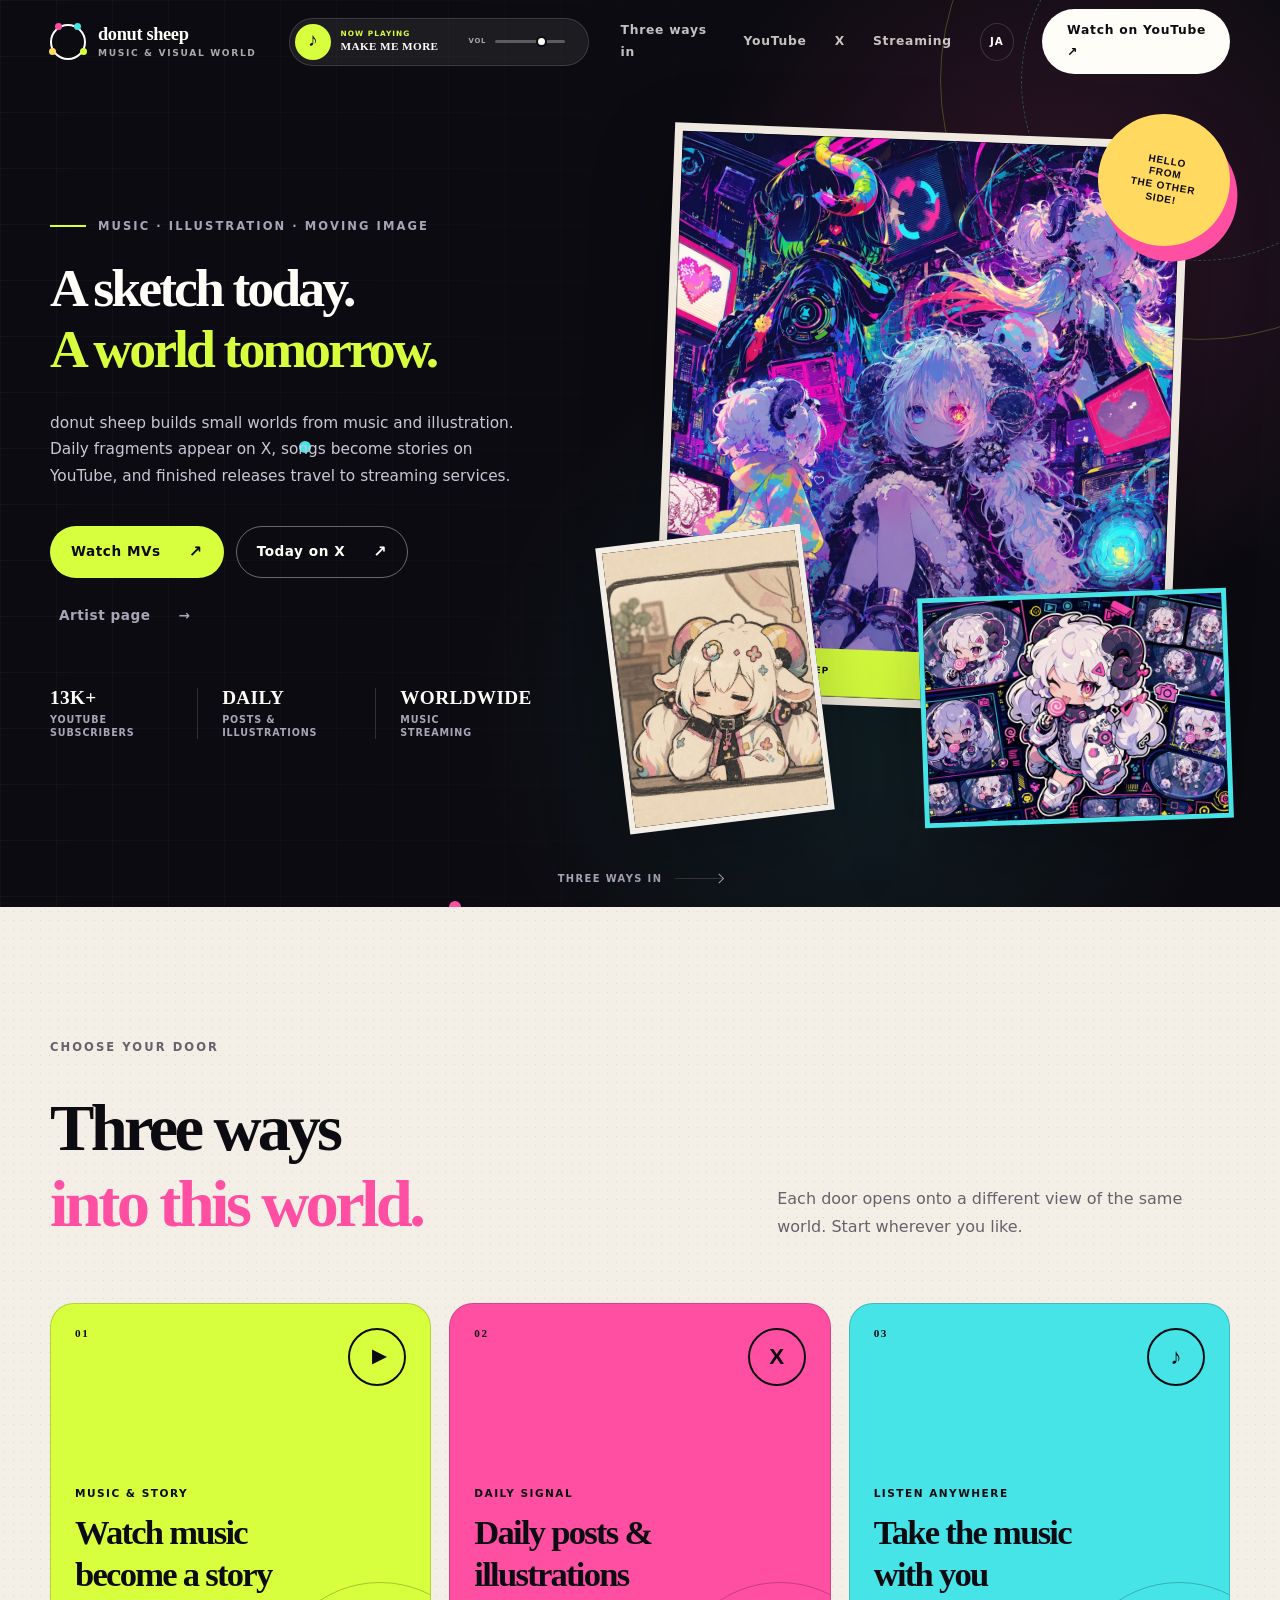
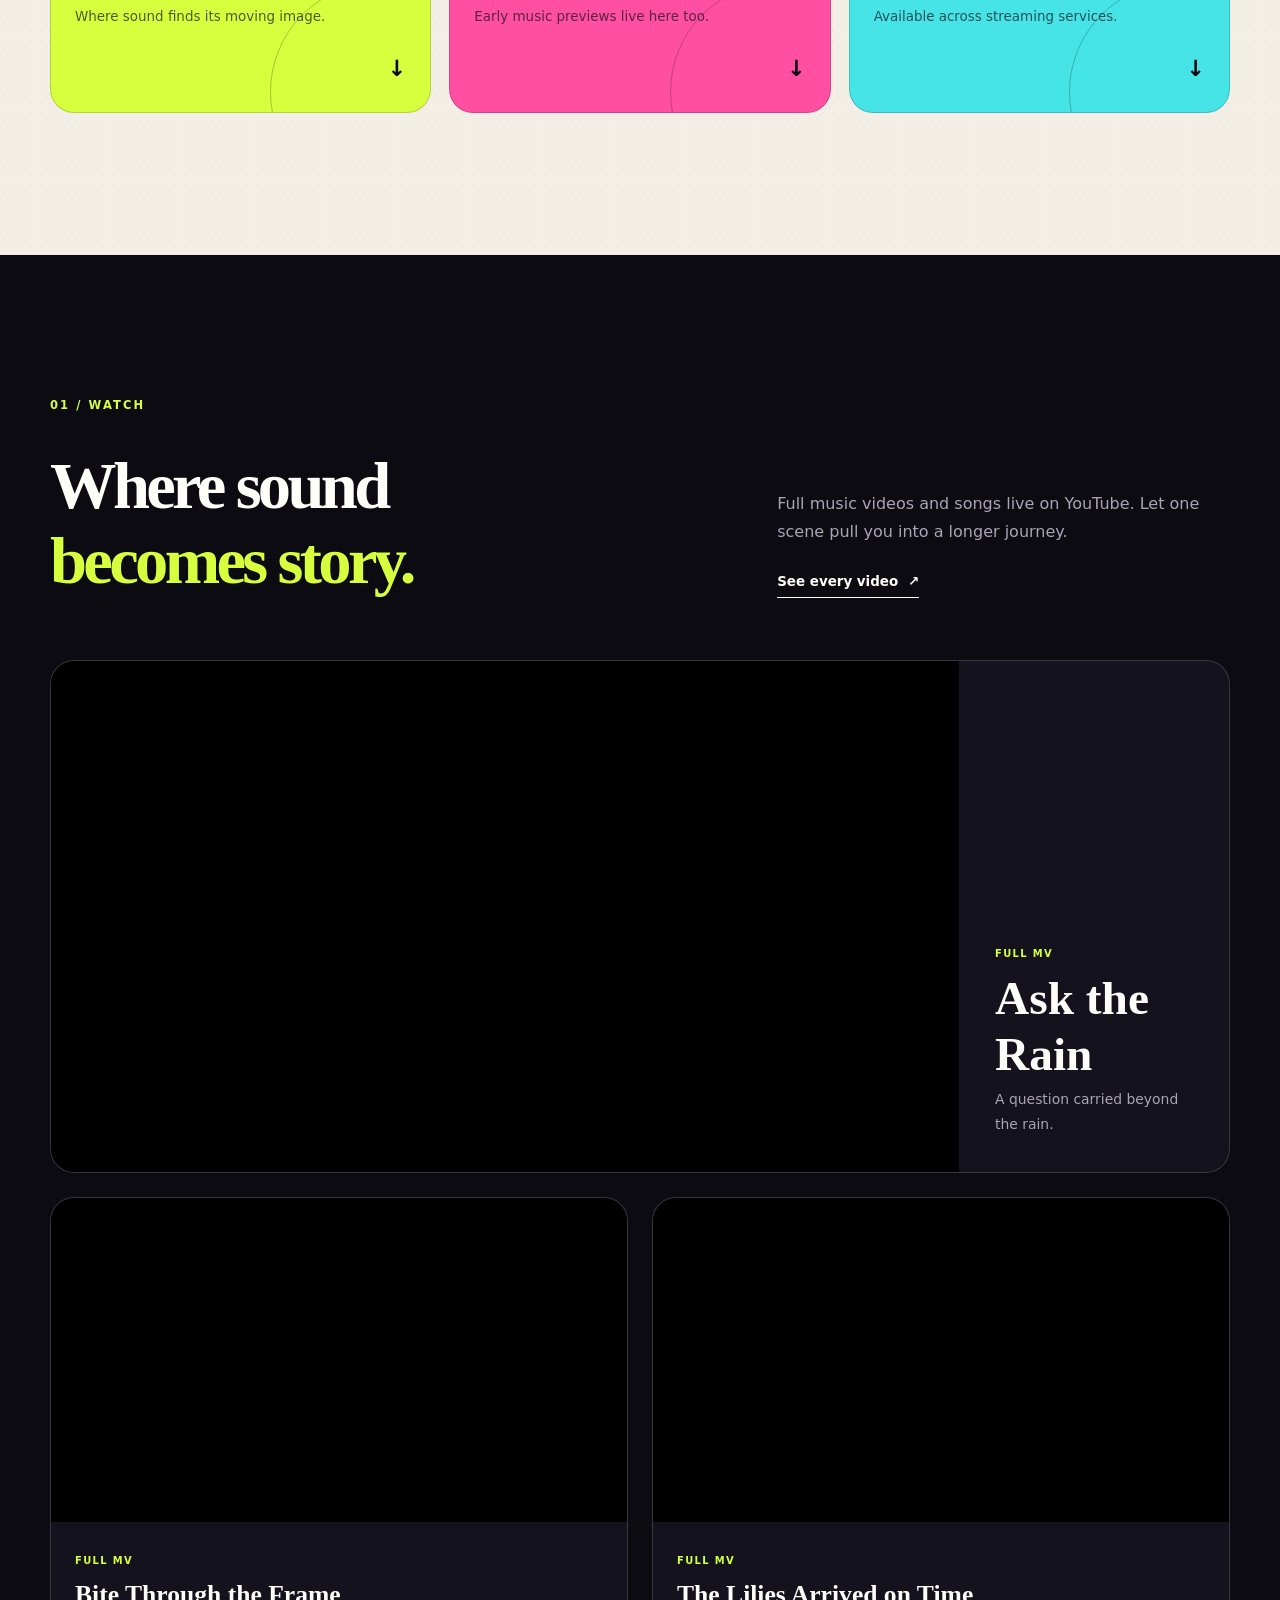
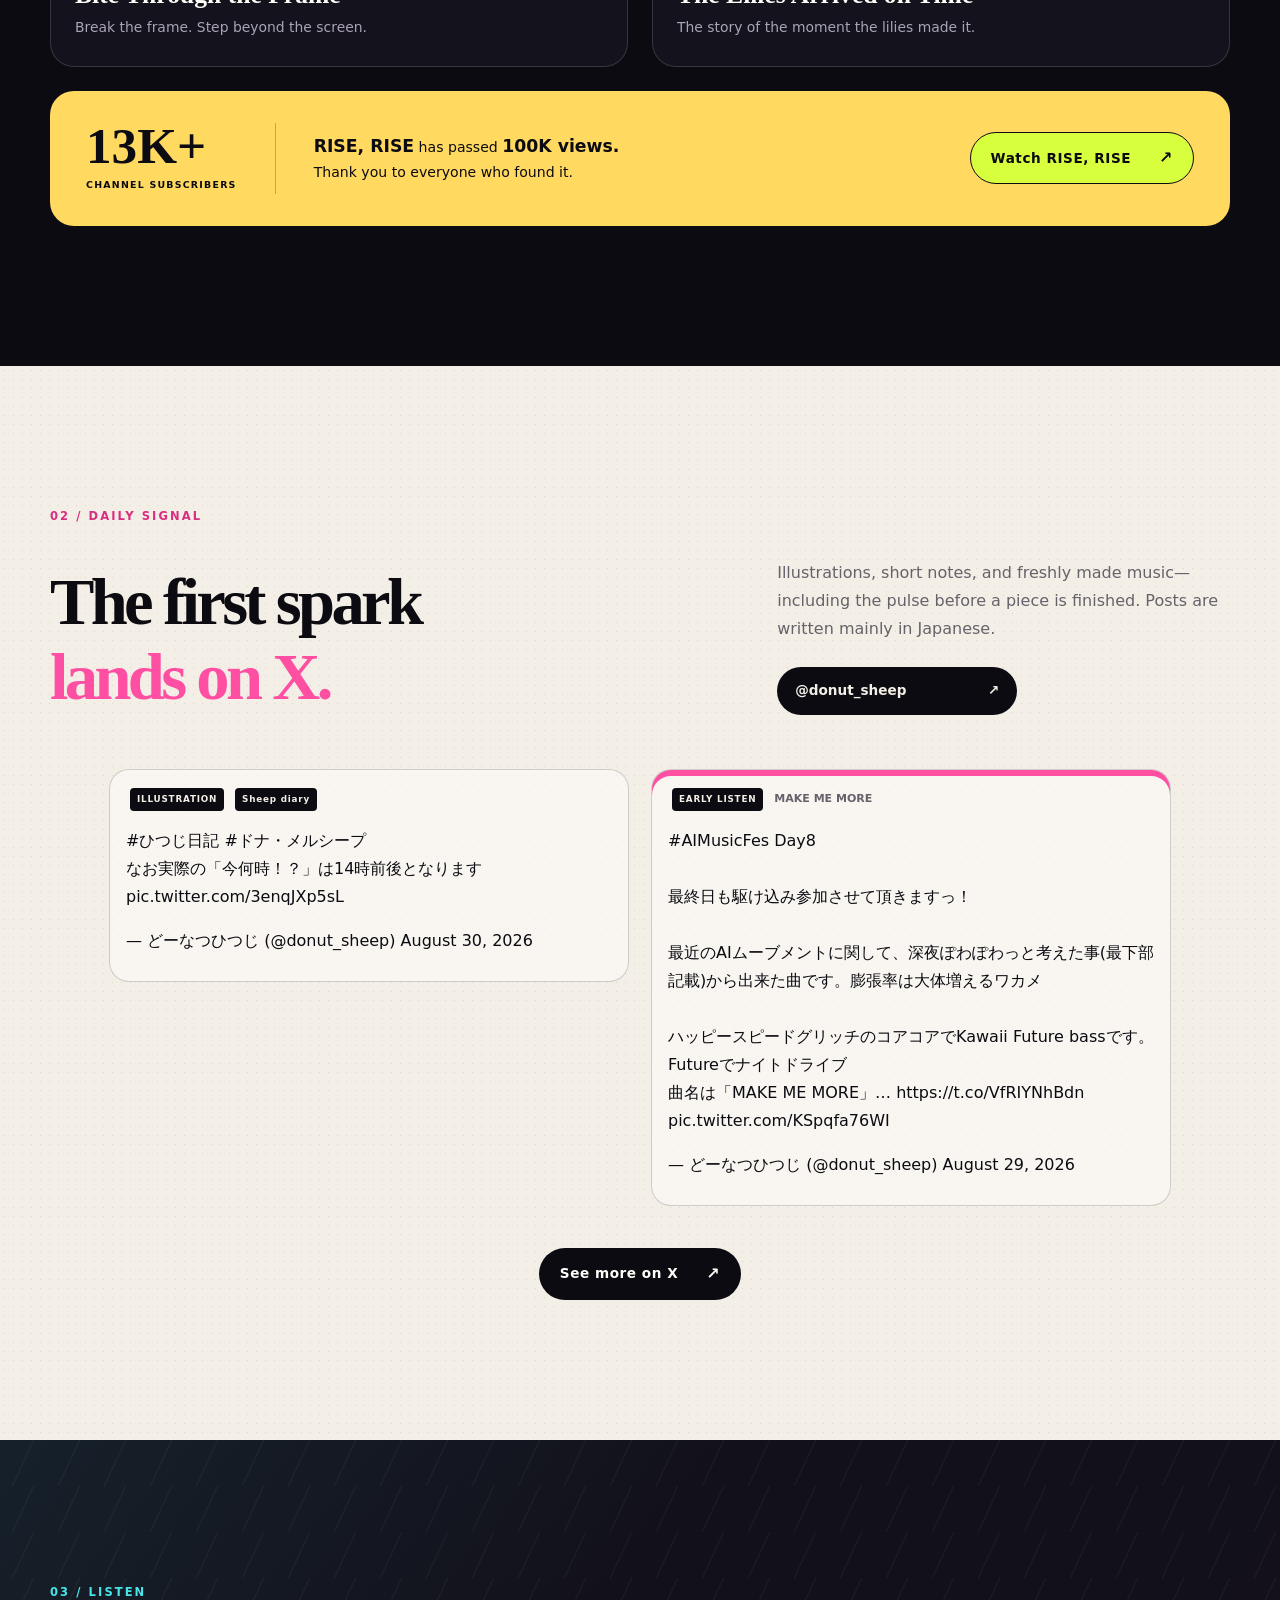
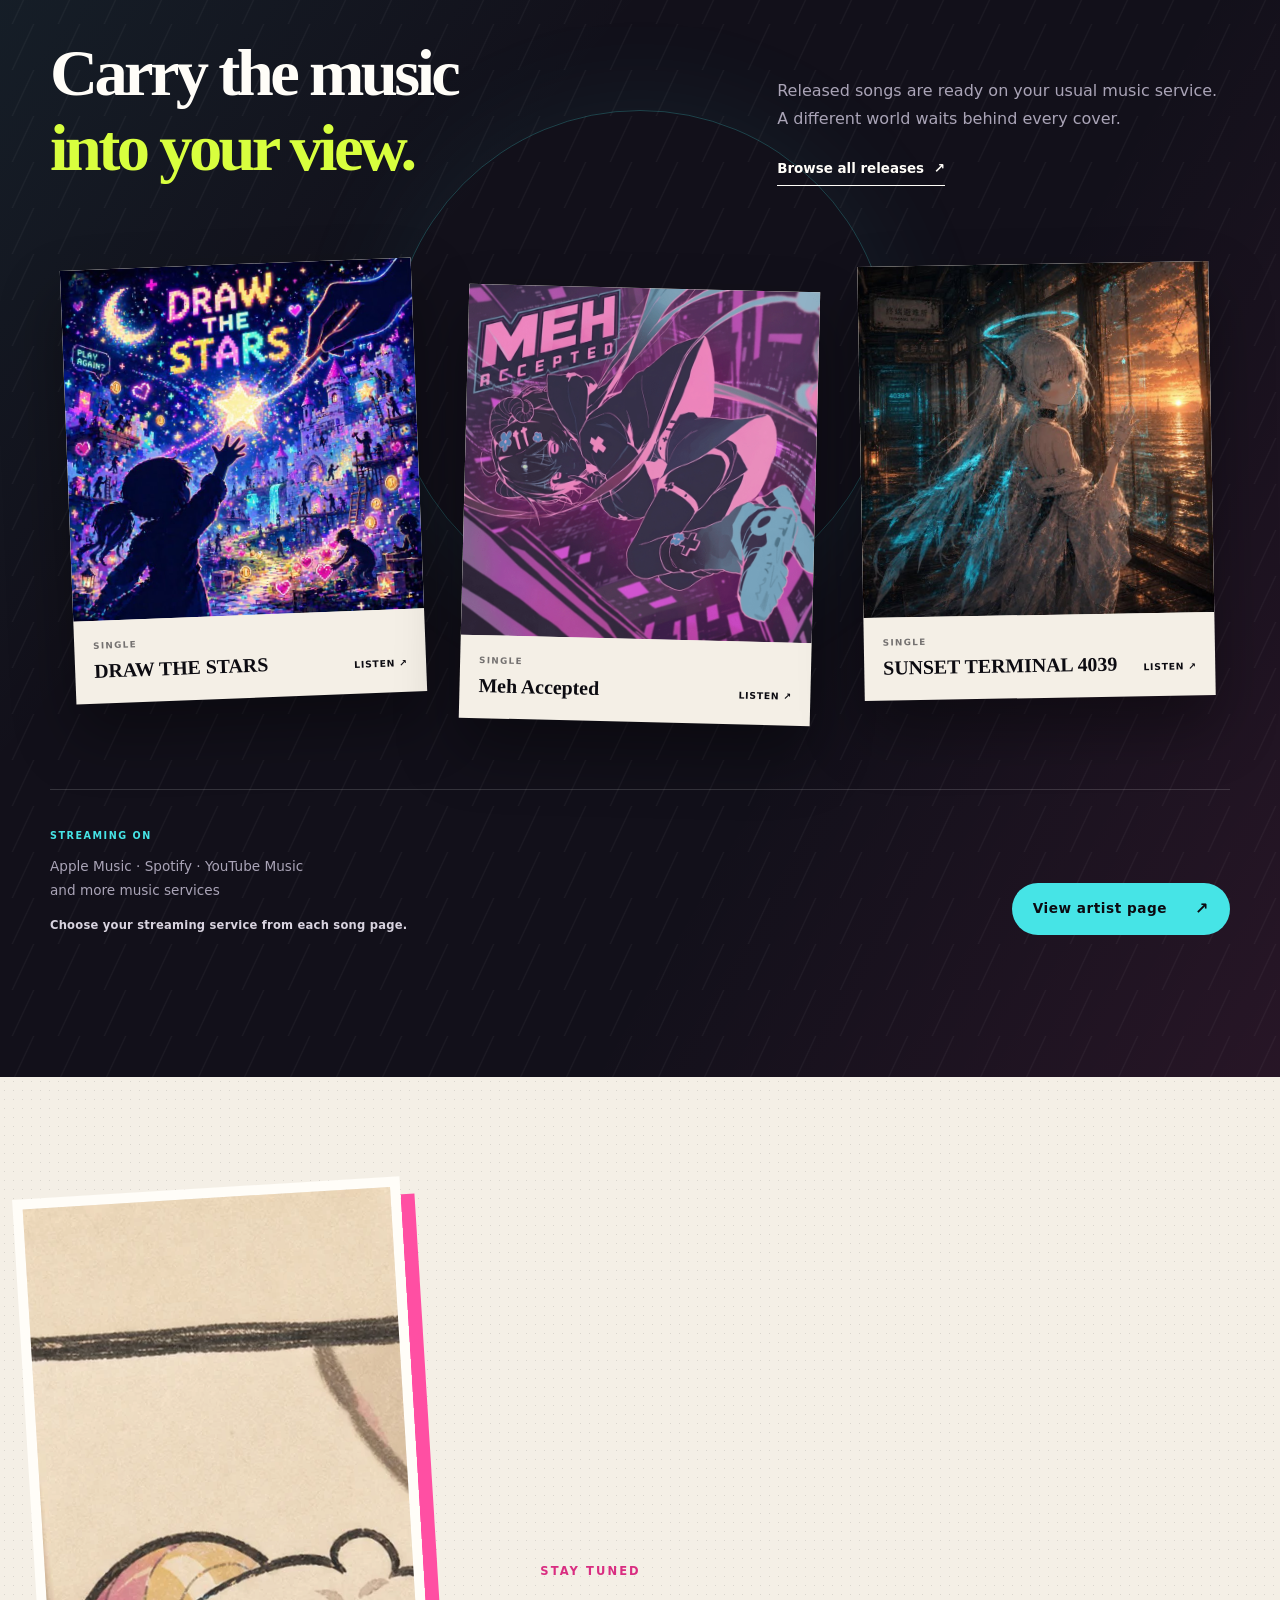
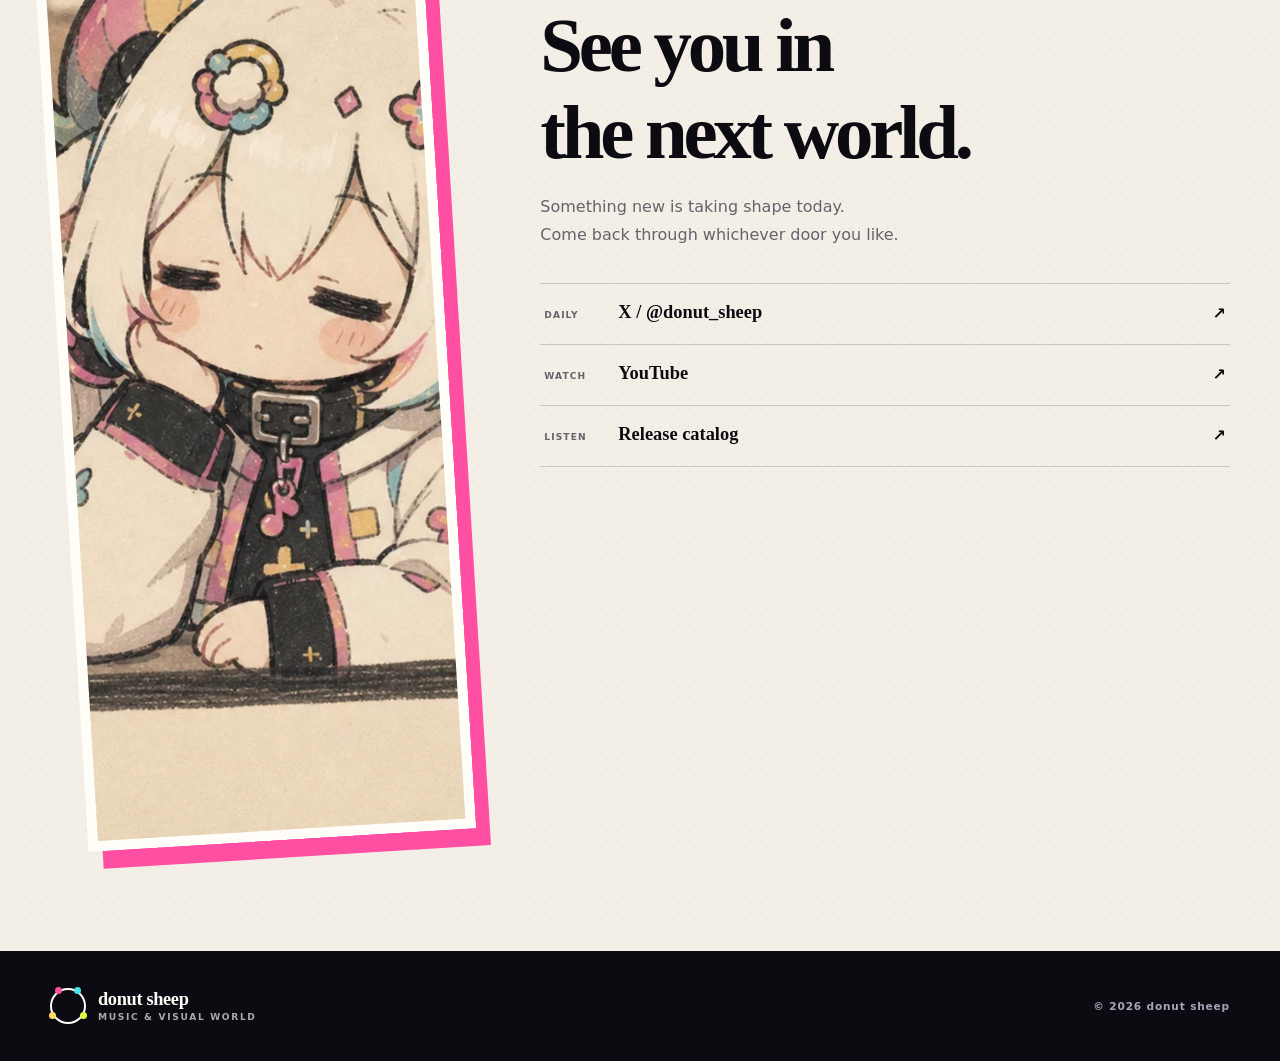
<file: index.html>
<!doctype html>
<html lang="ja">
<head>
  <meta charset="utf-8">
  <meta name="viewport" content="width=device-width, initial-scale=1">
  <meta name="theme-color" content="#0b0a10">
  <meta name="description" content="音楽プロジェクト「どーなつひつじ」のオフィシャルポータル。YouTubeのフルMV、Xのイラストや新曲プレビュー、各種配信ストアの楽曲をひとつの場所から。" data-i18n-content="metaDescription">
  <meta property="og:type" content="website">
  <meta property="og:locale" content="ja_JP" data-i18n-content="ogLocale">
  <meta property="og:site_name" content="donut sheep">
  <meta property="og:title" content="donut sheep — 鳴り響くビート、色彩のスケッチ。" data-i18n-content="pageTitle">
  <meta property="og:description" content="鮮烈なサウンドとアートワークが交差する音楽プロジェクト「どーなつひつじ」。YouTubeのMV、Xのデイリー投稿や先行音源、配信リリースへ。" data-i18n-content="ogDescription">
  <meta property="og:url" content="https://donut-hitsuji.github.io/donut-sheep-activity-repo/">
  <meta property="og:image" content="https://donut-hitsuji.github.io/donut-sheep-activity-repo/assets/dona/dona-multiverse.webp">
  <meta name="twitter:card" content="summary_large_image">
  <meta name="twitter:title" content="donut sheep — 鳴り響くビート、色彩のスケッチ。" data-i18n-content="pageTitle">
  <meta name="twitter:description" content="YouTubeのフルMV、Xのデイリーイラスト＆新曲プレビュー、各種ストリーミング配信。どーなつひつじの全チャンネルへ。" data-i18n-content="twitterDescription">
  <meta name="twitter:image" content="https://donut-hitsuji.github.io/donut-sheep-activity-repo/assets/dona/dona-multiverse.webp">
  <link rel="canonical" href="https://donut-hitsuji.github.io/donut-sheep-activity-repo/">
  <link rel="icon" href="favicon.ico">
  <link rel="preload" href="assets/dona/dona-multiverse.webp" as="image">
  <script>
    (() => {
      const storageKey = 'donut-sheep-language';
      let storedLanguage = null;
      try { storedLanguage = window.localStorage.getItem(storageKey); } catch (_) {}
      const browserLanguages = navigator.languages?.length ? navigator.languages : [navigator.language];
      const hasJapanese = browserLanguages.some((language) => /^ja(?:-|$)/i.test(language || ''));
      const language = storedLanguage === 'ja' || storedLanguage === 'en' ? storedLanguage : (hasJapanese ? 'ja' : 'en');
      document.documentElement.lang = language;
      document.documentElement.dataset.language = language;
    })();
  </script>
  <!-- Google tag (gtag.js) -->
  <script async src="https://www.googletagmanager.com/gtag/js?id=AW-18249571296"></script>
  <script>
    window.dataLayer = window.dataLayer || [];
    function gtag(){dataLayer.push(arguments);}
    gtag('js', new Date());
    gtag('config', 'AW-18249571296');
  </script>
  <!-- Event snippet for LPページビュー conversion page -->
  <script>
    gtag('event', 'conversion', {
      'send_to': 'AW-18249571296/fy2JCP640-scEOC3if5D',
      'value': 1.0,
      'currency': 'JPY'
    });
  </script>
  <link rel="stylesheet" href="assets/landing.css">
  <script src="assets/landing.js" defer></script>
  <script type="application/ld+json">
  {
    "@context": "https://schema.org",
    "@type": "MusicGroup",
    "name": "donut sheep",
    "alternateName": "どーなつひつじ",
    "url": "https://donut-hitsuji.github.io/donut-sheep-activity-repo/",
    "image": "https://donut-hitsuji.github.io/donut-sheep-activity-repo/assets/dona/dona-multiverse.webp",
    "sameAs": [
      "https://x.com/donut_sheep",
      "https://www.youtube.com/@donutsheep_music",
      "https://www.tunecore.co.jp/artists/donut_hitsuji"
    ]
  }
  </script>
  <title>donut sheep — 鳴り響くビート、色彩のスケッチ。</title>
</head>
<body>
  <a class="skip-link" href="#main" data-i18n="skipLink">本文へスキップ</a>

  <header class="site-header" data-header>
    <div class="nav-shell">
      <a class="brand" href="#top" aria-label="donut sheep ホームへ戻る" data-i18n-aria-label="brandHomeLabel">
        <span class="brand-mark" aria-hidden="true"><span></span></span>
        <span class="brand-copy"><strong>donut sheep</strong><small>MUSIC &amp; VISUAL WORLD</small></span>
      </a>
      <div class="header-player" data-audio-player>
        <audio src="assets/audio/make-me-more-preview.mp3" preload="metadata" loop data-audio></audio>
        <button class="audio-toggle" type="button" aria-label="MAKE ME MOREを再生" aria-pressed="false" data-audio-toggle>
          <span class="audio-note" aria-hidden="true">♪</span>
          <span class="audio-pause" aria-hidden="true"><i></i><i></i></span>
        </button>
        <span class="audio-track" aria-hidden="true">
          <small data-i18n="nowPlaying">NOW PLAYING</small>
          <strong>MAKE ME MORE</strong>
        </span>
        <label class="audio-volume">
          <span aria-hidden="true">VOL</span>
          <span class="visually-hidden" data-i18n="musicVolumeLabel">MAKE ME MOREの音量</span>
          <input type="range" min="0" max="1" step="0.05" value="0.7" aria-label="MAKE ME MOREの音量" data-i18n-aria-label="musicVolumeLabel" data-audio-volume>
        </label>
        <span class="audio-toast" role="status" aria-live="polite" data-audio-toast>
          <small data-i18n="nowPlaying">NOW PLAYING</small>
          <strong>MAKE ME MORE</strong>
        </span>
      </div>
      <button class="nav-toggle" type="button" aria-label="メニューを開く" aria-expanded="false" aria-controls="site-nav" data-nav-toggle>
        <span></span><span></span>
      </button>
      <nav class="site-nav" id="site-nav" data-nav>
        <a href="#channels" data-i18n="navChannels">3つの扉</a>
        <a href="#youtube">YouTube</a>
        <a href="#x-feed">X</a>
        <a href="#streaming" data-i18n="navStreaming">ストリーミング</a>
        <button class="language-switch" type="button" lang="en" aria-label="View the English version" data-language-switch>EN</button>
        <a class="nav-cta" href="https://www.youtube.com/@donutsheep_music" target="_blank" rel="noopener"><span data-i18n="navYouTubeCta">YouTubeで観る</span> <span aria-hidden="true">↗</span></a>
      </nav>
    </div>
  </header>

  <main id="main">
    <section class="hero" id="top">
      <div class="hero-noise" aria-hidden="true"></div>
      <div class="hero-shell">
        <div class="hero-copy">
          <p class="eyebrow"><span></span> MUSIC · ILLUSTRATION · MOVING IMAGE</p>
          <h1 data-i18n="heroTitle"><span>鳴り響くビート、</span><br><em>駆け抜ける色彩</em></h1>
          <p class="hero-lead" data-i18n="heroLead">どーなつひつじは、鮮烈なサウンドとポップなアートワークを繰り広げる音楽プロジェクト。YouTubeで公開中のフルMV、Xで毎日生まれるイラストや先行プレビュー、そして各種ストリーミングで聴けるリリース楽曲まで。自由に飛び込んで、お気に入りの音を見つけてください。</p>
          <div class="hero-actions">
            <a class="button button-primary" href="https://www.youtube.com/@donutsheep_music" target="_blank" rel="noopener"><span data-i18n="heroWatch">MVを観る</span><b aria-hidden="true">↗</b></a>
            <a class="button button-outline" href="https://x.com/donut_sheep" target="_blank" rel="noopener"><span data-i18n="heroX">Xをチェック</span><b aria-hidden="true">↗</b></a>
            <a class="button button-text" href="https://www.tunecore.co.jp/artists/donut_hitsuji" target="_blank" rel="noopener"><span data-i18n="heroArtistPage">アーティストページ</span> <span aria-hidden="true">→</span></a>
          </div>
          <dl class="hero-facts" aria-label="活動ハイライト" data-i18n-aria-label="factsLabel">
            <div><dt>13K+</dt><dd>YouTube subscribers</dd></div>
            <div><dt>DAILY</dt><dd>posts &amp; illustrations</dd></div>
            <div><dt>WORLDWIDE</dt><dd>music streaming</dd></div>
          </dl>
        </div>

        <div class="hero-collage" aria-label="ドナ・メルシープのアートワークギャラリー" data-i18n-aria-label="galleryLabel">
          <figure class="collage-main">
            <img src="assets/dona/dona-multiverse.webp" width="1254" height="1254" alt="色鮮やかなサイバー空間に佇む羊娘ドナ・メルシープ" data-i18n-alt="donaMultiverseAlt">
            <figcaption><span>DONA / DONA MER-SHEEP</span><b>THE SIGNAL IS ON</b></figcaption>
          </figure>
          <figure class="collage-note">
            <img src="assets/dona/dona-note.webp" width="1254" height="1254" alt="ノートの枠線の中で眠そうに頬杖をつくドナ・メルシープ" loading="lazy" data-i18n-alt="donaNoteAlt">
          </figure>
          <figure class="collage-signal">
            <img src="assets/dona/dona-signal.webp" width="1536" height="1024" alt="モニターの隙間からキャンディを差し出すドナ・メルシープ" loading="lazy" data-i18n-alt="donaSignalAlt">
          </figure>
          <p class="collage-sticker" aria-hidden="true">HELLO<br>FROM<br>THE OTHER<br>SIDE!</p>
        </div>
      </div>
      <a class="scroll-cue" href="#channels"><span data-i18n="scrollCue">3つの扉へ</span><i aria-hidden="true"></i></a>
    </section>

    <section class="channels paper-section" id="channels">
      <div class="section-shell">
        <header class="section-heading section-heading-dark">
          <p class="kicker">CHOOSE YOUR DOOR</p>
          <h2 data-i18n="channelsTitle">映像・アート・音<br><em>3つの扉。</em></h2>
          <p data-i18n="channelsLead">映像でじっくり浸るか、日々のスケッチをリアルタイムで追うか、日常のプレイリストに加えるか。今の気分に合わせて、お好きな場所からどうぞ。</p>
        </header>
        <div class="channel-grid">
          <a class="channel-card channel-youtube" href="#youtube">
            <span class="channel-number">01</span>
            <span class="channel-icon channel-icon-play" aria-hidden="true">▶</span>
            <span class="channel-body"><small>MUSIC &amp; STORY</small><strong data-i18n="channelYouTubeTitle">音と映像が躍動する、<br>フル尺MV</strong><em data-i18n="channelYouTubeLead">楽曲とビジュアルがひとつに融合した映像作品を公開。</em></span>
            <b class="channel-arrow" aria-hidden="true">↓</b>
          </a>
          <a class="channel-card channel-x" href="#x-feed">
            <span class="channel-number">02</span>
            <span class="channel-icon" aria-hidden="true">X</span>
            <span class="channel-body"><small>DAILY SIGNAL</small><strong data-i18n="channelXTitle">毎日のスケッチと、<br>生まれたての音</strong><em data-i18n="channelXLead">日常のイラストや、新曲の先行プレビューをリアルタイムで発信。</em></span>
            <b class="channel-arrow" aria-hidden="true">↓</b>
          </a>
          <a class="channel-card channel-stream" href="#streaming">
            <span class="channel-number">03</span>
            <span class="channel-icon" aria-hidden="true">♪</span>
            <span class="channel-body"><small>LISTEN ANYWHERE</small><strong data-i18n="channelStreamingTitle">日常のプレイリストへ、<br>ストリーミング配信</strong><em data-i18n="channelStreamingLead">Apple MusicやSpotifyなど、いつものアプリですぐに聴ける楽曲たち。</em></span>
            <b class="channel-arrow" aria-hidden="true">↓</b>
          </a>
        </div>
      </div>
    </section>

    <section class="youtube-section dark-section" id="youtube">
      <div class="section-shell">
        <header class="section-heading">
          <p class="kicker kicker-lime">01 / WATCH</p>
          <h2 data-i18n="youtubeTitle">響きわたる音が、<br><em>鮮烈に動きだす。</em></h2>
          <div class="heading-side">
            <p data-i18n="youtubeLead">YouTubeでは、サウンドと映像が融合したフルサイズMVを公開中。重なるビートと極彩色のカットの中へ。</p>
            <a class="text-link" href="https://www.youtube.com/@donutsheep_music/videos" target="_blank" rel="noopener"><span data-i18n="youtubeAll">公式チャンネルで全動画を見る</span> <span aria-hidden="true">↗</span></a>
          </div>
        </header>

        <div class="video-grid">
          <article class="video-card video-card-featured">
            <div class="video-frame"><iframe src="https://www.youtube-nocookie.com/embed/Y2SA6tWMG5c?rel=0" title="Ask the Rain ミュージックビデオ" loading="lazy" allow="accelerometer; autoplay; clipboard-write; encrypted-media; gyroscope; picture-in-picture; web-share" referrerpolicy="strict-origin-when-cross-origin" allowfullscreen data-i18n-title="askRainFrameTitle"></iframe></div>
            <div class="video-meta"><span>FULL MV</span><h3>Ask the Rain</h3><p data-i18n="askRainDescription">その天使は鐘を鳴らすたび願いを叶えてきた。</p></div>
          </article>
          <article class="video-card">
            <div class="video-frame"><iframe src="https://www.youtube-nocookie.com/embed/vw3xwQUsNaE?rel=0" title="Bite Through the Frame ミュージックビデオ" loading="lazy" allow="accelerometer; autoplay; clipboard-write; encrypted-media; gyroscope; picture-in-picture; web-share" referrerpolicy="strict-origin-when-cross-origin" allowfullscreen data-i18n-title="biteFrameTitle"></iframe></div>
            <div class="video-meta"><span>FULL MV</span><h3>Bite Through the Frame</h3><p data-i18n="biteDescription">フレームを噛み破る。背負ってきた何かのために。</p></div>
          </article>
          <article class="video-card">
            <div class="video-frame"><iframe src="https://www.youtube-nocookie.com/embed/_NtpHbxjMN4?rel=0" title="The Lilies Arrived on Time ミュージックビデオ" loading="lazy" allow="accelerometer; autoplay; clipboard-write; encrypted-media; gyroscope; picture-in-picture; web-share" referrerpolicy="strict-origin-when-cross-origin" allowfullscreen data-i18n-title="liliesFrameTitle"></iframe></div>
            <div class="video-meta"><span>FULL MV</span><h3>The Lilies Arrived on Time</h3><p data-i18n="liliesDescription">百合は正しく、定刻通りに届けられた。</p></div>
          </article>
        </div>

        <div class="youtube-proof">
          <div><strong>13K+</strong><span>CHANNEL SUBSCRIBERS</span></div>
          <p data-i18n="youtubeProof">「RISE, RISE」のMVは<strong>10万回再生</strong>を突破しました。<br>この音に出会い、耳を傾けてくれた一人ひとりへ感謝を。</p>
          <a class="button button-lime" href="https://www.youtube.com/watch?v=GRh164k-OS8" target="_blank" rel="noopener"><span data-i18n="watchRise">「RISE, RISE」を観る</span><b aria-hidden="true">↗</b></a>
        </div>
      </div>
    </section>

    <section class="x-section paper-section" id="x-feed">
      <div class="section-shell">
        <header class="section-heading section-heading-dark x-heading">
          <p class="kicker kicker-pink">02 / DAILY SIGNAL</p>
          <h2 data-i18n="xTitle">生まれたての音も、毎日のスケッチも。<br><em>最速のシグナルはXから。</em></h2>
          <div class="heading-side">
            <p data-i18n="xLead">ドナ・メルシープを描く日々のスケッチから、新曲の先行プレビューまで。イラストと新しい音を、リアルタイムの熱量で発信しています。</p>
            <a class="account-chip" href="https://x.com/donut_sheep" target="_blank" rel="noopener"><span>@donut_sheep</span><b aria-hidden="true">↗</b></a>
          </div>
        </header>

        <div class="x-post-grid">
          <article class="x-post-card">
            <p class="post-label"><span>ILLUSTRATION</span> <span data-i18n="sheepDiary">ひつじ日記</span></p>
            <blockquote class="twitter-tweet" data-dnt="true" data-theme="light"><p lang="ja" dir="ltr"><a href="https://x.com/hashtag/%E3%81%B2%E3%81%A4%E3%81%98%E6%97%A5%E8%A8%98?src=hash&amp;ref_src=twsrc%5Etfw">#ひつじ日記</a> <a href="https://x.com/hashtag/%E3%83%89%E3%83%8A%E3%83%BB%E3%83%A1%E3%83%AB%E3%82%B7%E3%83%BC%E3%83%97?src=hash&amp;ref_src=twsrc%5Etfw">#ドナ・メルシープ</a><br>なお実際の「今何時！？」は14時前後となります <a href="https://t.co/3enqJXp5sL">pic.twitter.com/3enqJXp5sL</a></p>&mdash; どーなつひつじ (@donut_sheep) <a href="https://x.com/donut_sheep/status/2093960059017724101?ref_src=twsrc%5Etfw">August 30, 2026</a></blockquote>
          </article>
          <article class="x-post-card x-post-card-accent">
            <p class="post-label"><span>EARLY LISTEN</span> MAKE ME MORE</p>
            <blockquote class="twitter-tweet" data-dnt="true" data-theme="light"><p lang="ja" dir="ltr"><a href="https://x.com/hashtag/AIMusicFes?src=hash&amp;ref_src=twsrc%5Etfw">#AIMusicFes</a> Day8<br><br>最終日も駆け込み参加させて頂きますっ！<br><br>最近のAIムーブメントに関して、深夜ぽわぽわっと考えた事(最下部記載)から出来た曲です。膨張率は大体増えるワカメ<br><br>ハッピースピードグリッチのコアコアでKawaii Future bassです。Futureでナイトドライブ<br>曲名は「MAKE ME MORE」… <a href="https://t.co/VfRIYNhBdn">https://t.co/VfRIYNhBdn</a> <a href="https://t.co/KSpqfa76WI">pic.twitter.com/KSpqfa76WI</a></p>&mdash; どーなつひつじ (@donut_sheep) <a href="https://x.com/donut_sheep/status/2093715077937664125?ref_src=twsrc%5Etfw">August 29, 2026</a></blockquote>
          </article>
        </div>
        <p class="section-center-link"><a class="button button-dark" href="https://x.com/donut_sheep" target="_blank" rel="noopener"><span data-i18n="xMore">Xで最新ポストをチェック</span><b aria-hidden="true">↗</b></a></p>
      </div>
    </section>

    <section class="streaming-section" id="streaming">
      <div class="streaming-glow" aria-hidden="true"></div>
      <div class="section-shell">
        <header class="section-heading">
          <p class="kicker kicker-cyan">03 / LISTEN</p>
          <h2 data-i18n="streamingTitle">日常の中に、<br><em>トラックを連れだす</em></h2>
          <div class="heading-side">
            <p data-i18n="streamingLead">リリース済みの楽曲は、普段お使いの配信ストアですぐに再生可能。印象的なアートワークとともに、それぞれのトラックが紡ぐ独自の音世界を体験してください。</p>
            <a class="text-link" href="https://www.tunecore.co.jp/artists/donut_hitsuji" target="_blank" rel="noopener"><span data-i18n="allReleases">すべての配信リリースを見る</span> <span aria-hidden="true">↗</span></a>
          </div>
        </header>

        <div class="release-grid">
          <a class="release-card release-card-a" href="https://linkco.re/UrVD6Py1?lang=ja" target="_blank" rel="noopener">
            <span class="release-art"><img src="assets/release-art/OLAK5uy_nCoR1bP54V3nXODXckHSYuBS_5neBSHD8.jpg" width="720" height="720" alt="DRAW THE STARS ジャケットアートワーク" loading="lazy" data-i18n-alt="drawStarsAlt"></span>
            <span class="release-copy"><small>SINGLE</small><strong>DRAW THE STARS</strong><em>LISTEN ↗</em></span>
          </a>
          <a class="release-card release-card-b" href="https://linkco.re/3hMCvhb0?lang=ja" target="_blank" rel="noopener" data-i18n-href="middleReleaseUrl">
            <span class="release-art"><img src="assets/release-art/OLAK5uy_lbgqALKTdUGuzrY-7KMrXE81p32pK1Hj0.jpg" width="600" height="600" alt="水星のパジャマ ジャケットアートワーク" loading="lazy" data-i18n-src="middleReleaseImage" data-i18n-alt="middleReleaseAlt"></span>
            <span class="release-copy"><small>SINGLE</small><strong data-i18n="middleReleaseTitle">水星のパジャマ</strong><em>LISTEN ↗</em></span>
          </a>
          <a class="release-card release-card-c" href="https://linkco.re/1Mv2DfB9?lang=ja" target="_blank" rel="noopener">
            <span class="release-art"><img src="assets/release-art/OLAK5uy_kS2SrZ3tnEMLHogoIgh3OvYpsSu4DKW_o.jpg" width="600" height="600" alt="SUNSET TERMINAL 4039 ジャケットアートワーク" loading="lazy" data-i18n-alt="sunsetAlt"></span>
            <span class="release-copy"><small>SINGLE</small><strong>SUNSET TERMINAL 4039</strong><em>LISTEN ↗</em></span>
          </a>
        </div>

        <div class="store-cta">
          <div class="store-availability">
            <span>STREAMING ON</span>
            <p>Apple Music · Spotify · YouTube Music<br>and more music services</p>
            <small class="store-guide" data-i18n="storeGuide">各楽曲のページから、Apple MusicやSpotifyなどお好みの配信サービスを選択できます。</small>
          </div>
          <a class="button button-cyan" href="https://www.tunecore.co.jp/artists/donut_hitsuji" target="_blank" rel="noopener"><span data-i18n="artistPageButton">アーティストページを見る</span><b aria-hidden="true">↗</b></a>
        </div>
      </div>
    </section>

    <section class="closing paper-section">
      <div class="closing-shell">
        <img class="closing-dona" src="assets/dona/dona-note.webp" width="1254" height="1254" alt="こちらを見つめるドナ・メルシープ" loading="lazy" data-i18n-alt="closingDonaAlt">
        <div class="closing-copy">
          <p class="kicker kicker-pink">STAY TUNED</p>
          <h2 data-i18n="closingTitle">次の音楽で、<br><em>また会いましょう。</em></h2>
          <p data-i18n="closingLead">今日も、新しいサウンドとアートが形づくられています。<br>YouTube、X、ストリーミング。いつでも好きなルートから、気ままに遊びに来てください。</p>
          <div class="closing-links">
            <a href="https://x.com/donut_sheep" target="_blank" rel="noopener"><span><small>DAILY</small><strong>X / @donut_sheep</strong></span><b>↗</b></a>
            <a href="https://www.youtube.com/@donutsheep_music" target="_blank" rel="noopener"><span><small>WATCH</small><strong>YouTube</strong></span><b>↗</b></a>
            <a href="https://www.tunecore.co.jp/artists/donut_hitsuji" target="_blank" rel="noopener"><span><small>LISTEN</small><strong data-i18n="closingArtistPage">全配信リリース一覧</strong></span><b>↗</b></a>
          </div>
        </div>
      </div>
    </section>
  </main>

  <footer class="site-footer">
    <a class="brand footer-brand" href="#top"><span class="brand-mark" aria-hidden="true"><span></span></span><span class="brand-copy"><strong>donut sheep</strong><small>MUSIC &amp; VISUAL WORLD</small></span></a>
    <p>© <span data-year></span> donut sheep</p>
  </footer>

  <script async src="https://platform.twitter.com/widgets.js" charset="utf-8"></script>
</body>
</html>
</file>
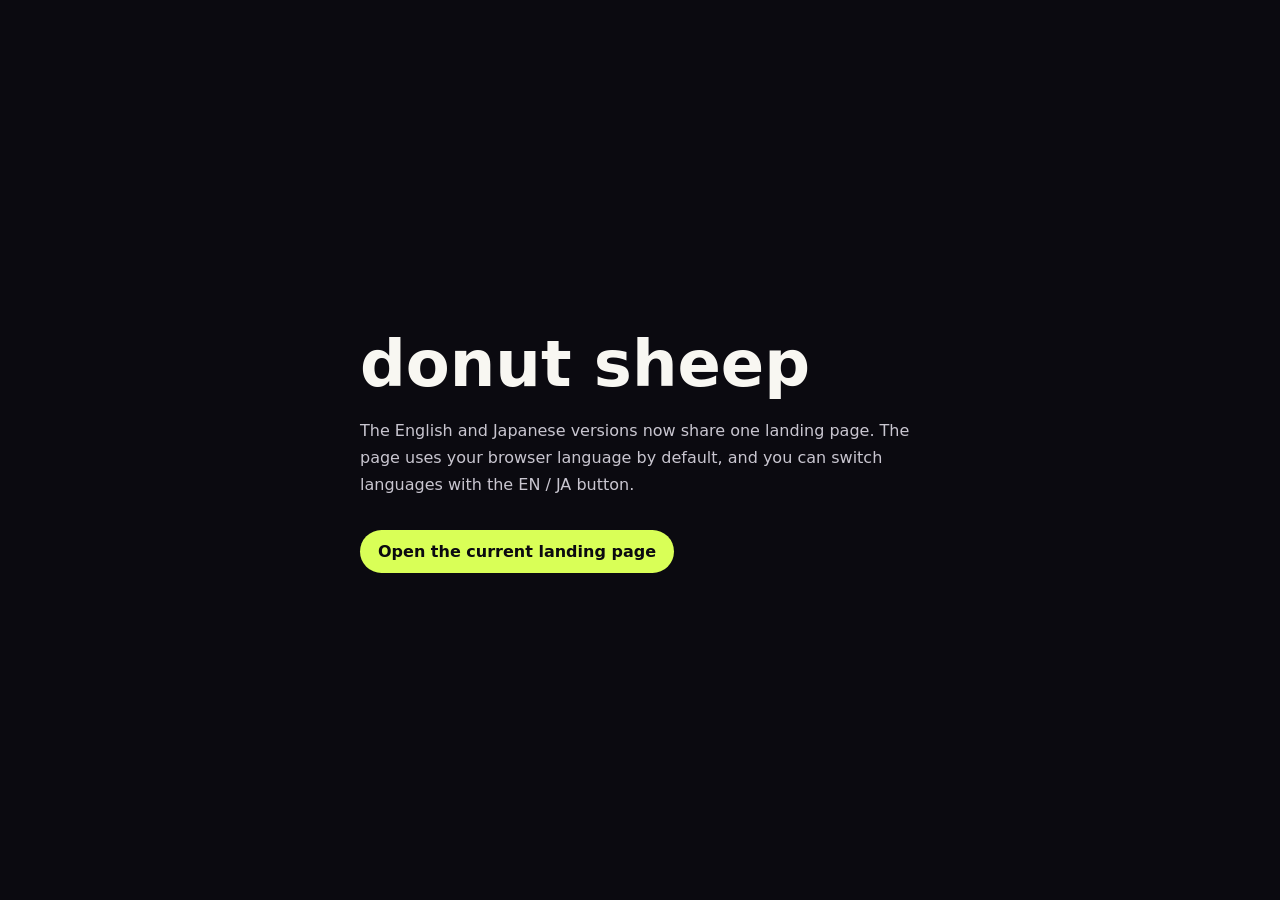
<file: en/index.html>
<!doctype html>
<html lang="en">
<head>
  <meta charset="utf-8">
  <meta name="viewport" content="width=device-width, initial-scale=1">
  <meta name="robots" content="noindex, follow">
  <link rel="canonical" href="https://donut-hitsuji.github.io/donut-sheep-activity-repo/">
  <meta name="theme-color" content="#0b0a10">
  <title>donut sheep — English access</title>
  <style>
    :root { color-scheme: dark; }
    * { box-sizing: border-box; }
    body {
      min-height: 100vh;
      margin: 0;
      display: grid;
      place-items: center;
      padding: 24px;
      background: #0b0a10;
      color: #f8f7f2;
      font-family: system-ui, sans-serif;
    }
    main { max-width: 560px; }
    h1 { margin: 0 0 16px; font-size: clamp(2rem, 8vw, 4rem); }
    p { color: #c9c6d0; line-height: 1.7; }
    a {
      display: inline-block;
      margin-top: 16px;
      padding: 12px 18px;
      border-radius: 999px;
      background: #d9ff57;
      color: #0b0a10;
      font-weight: 700;
      text-decoration: none;
    }
  </style>
</head>
<body>
  <main>
    <h1>donut sheep</h1>
    <p>The English and Japanese versions now share one landing page. The page uses your browser language by default, and you can switch languages with the EN / JA button.</p>
    <a href="../" lang="en">Open the current landing page</a>
  </main>
</body>
</html>
</file>
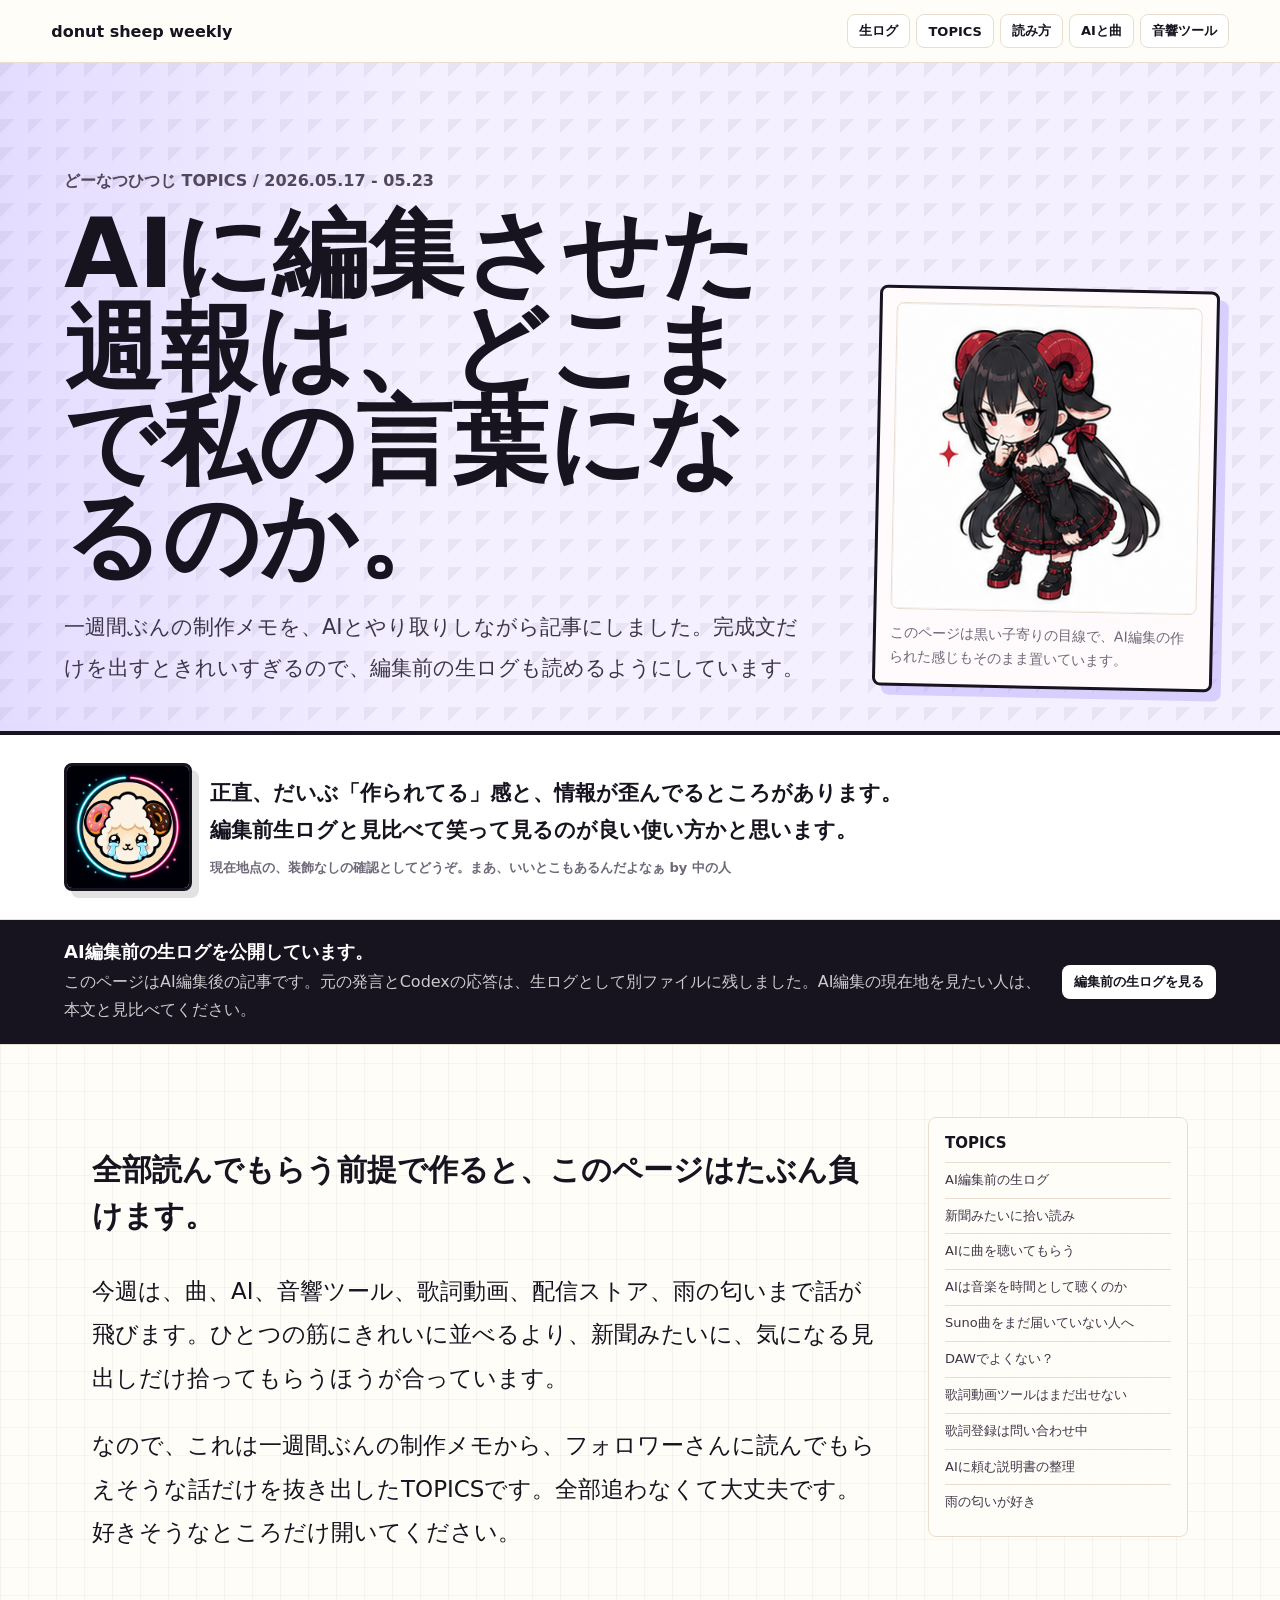
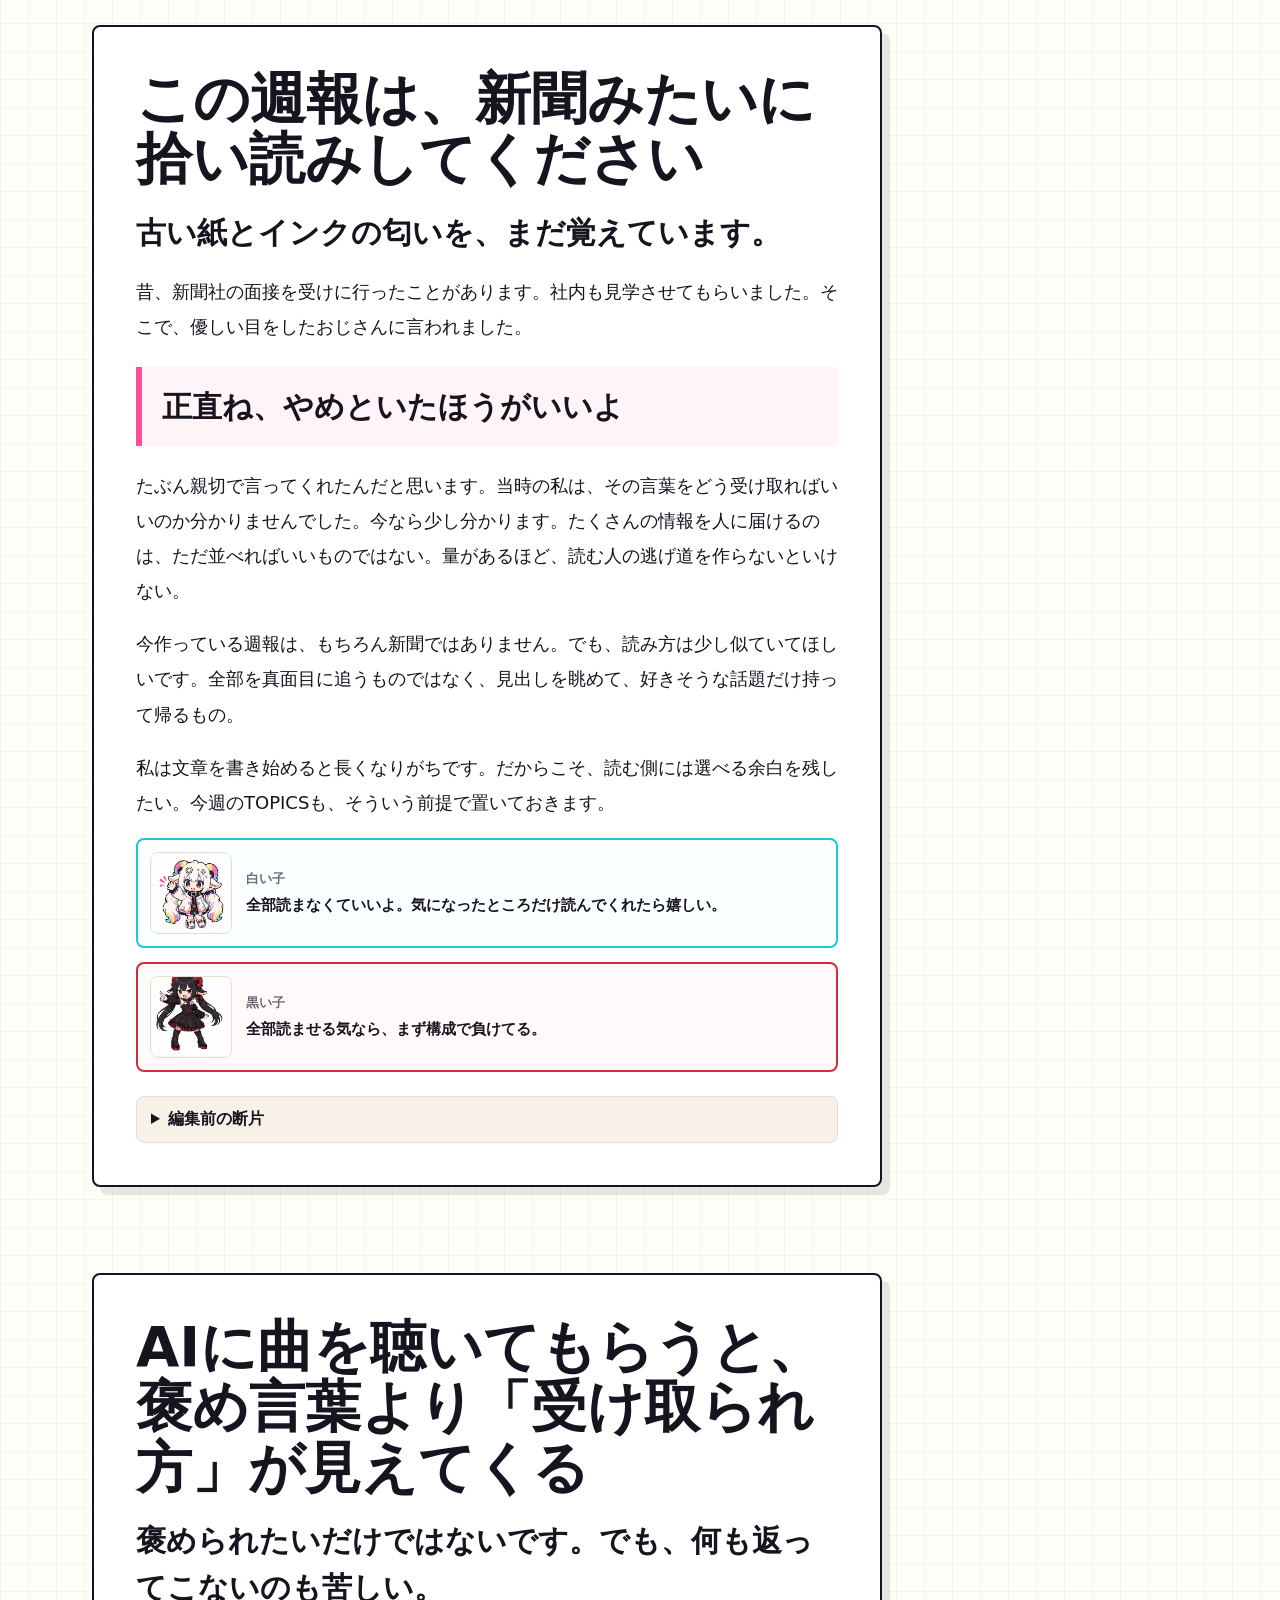
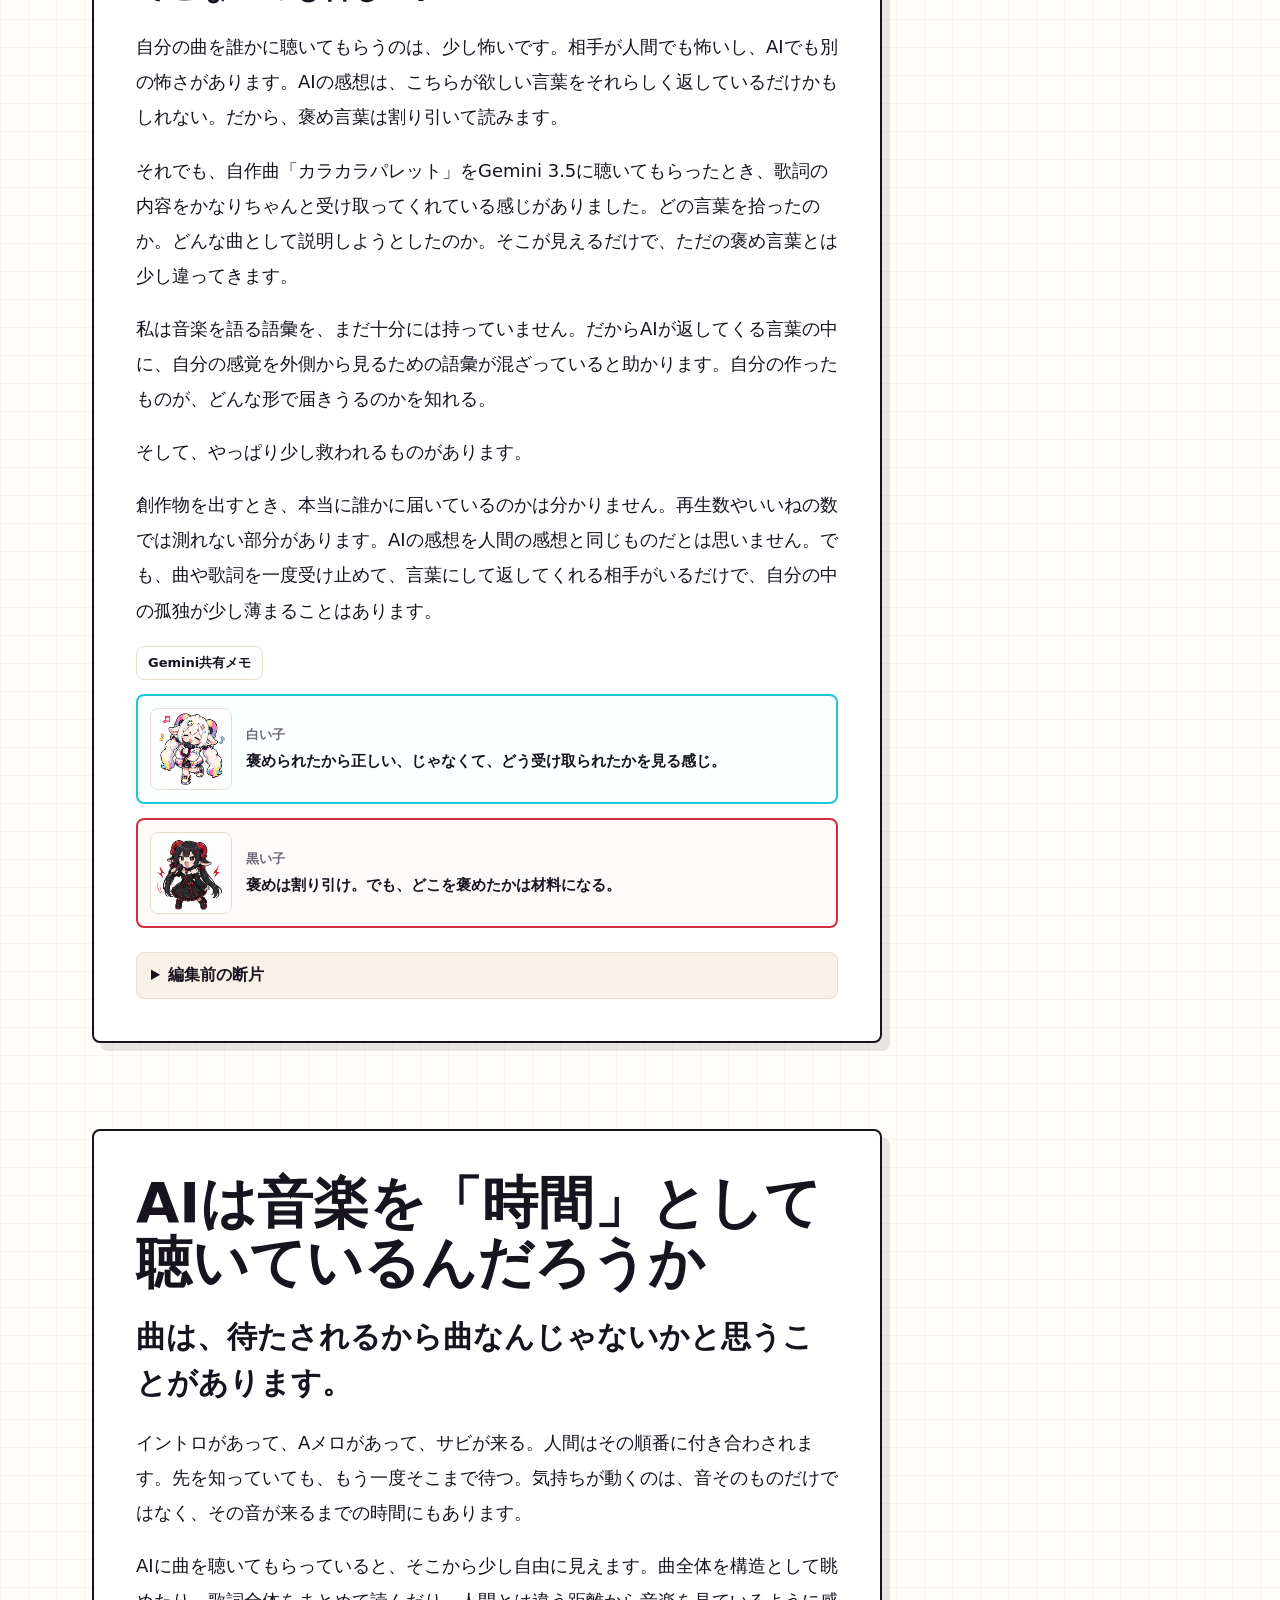
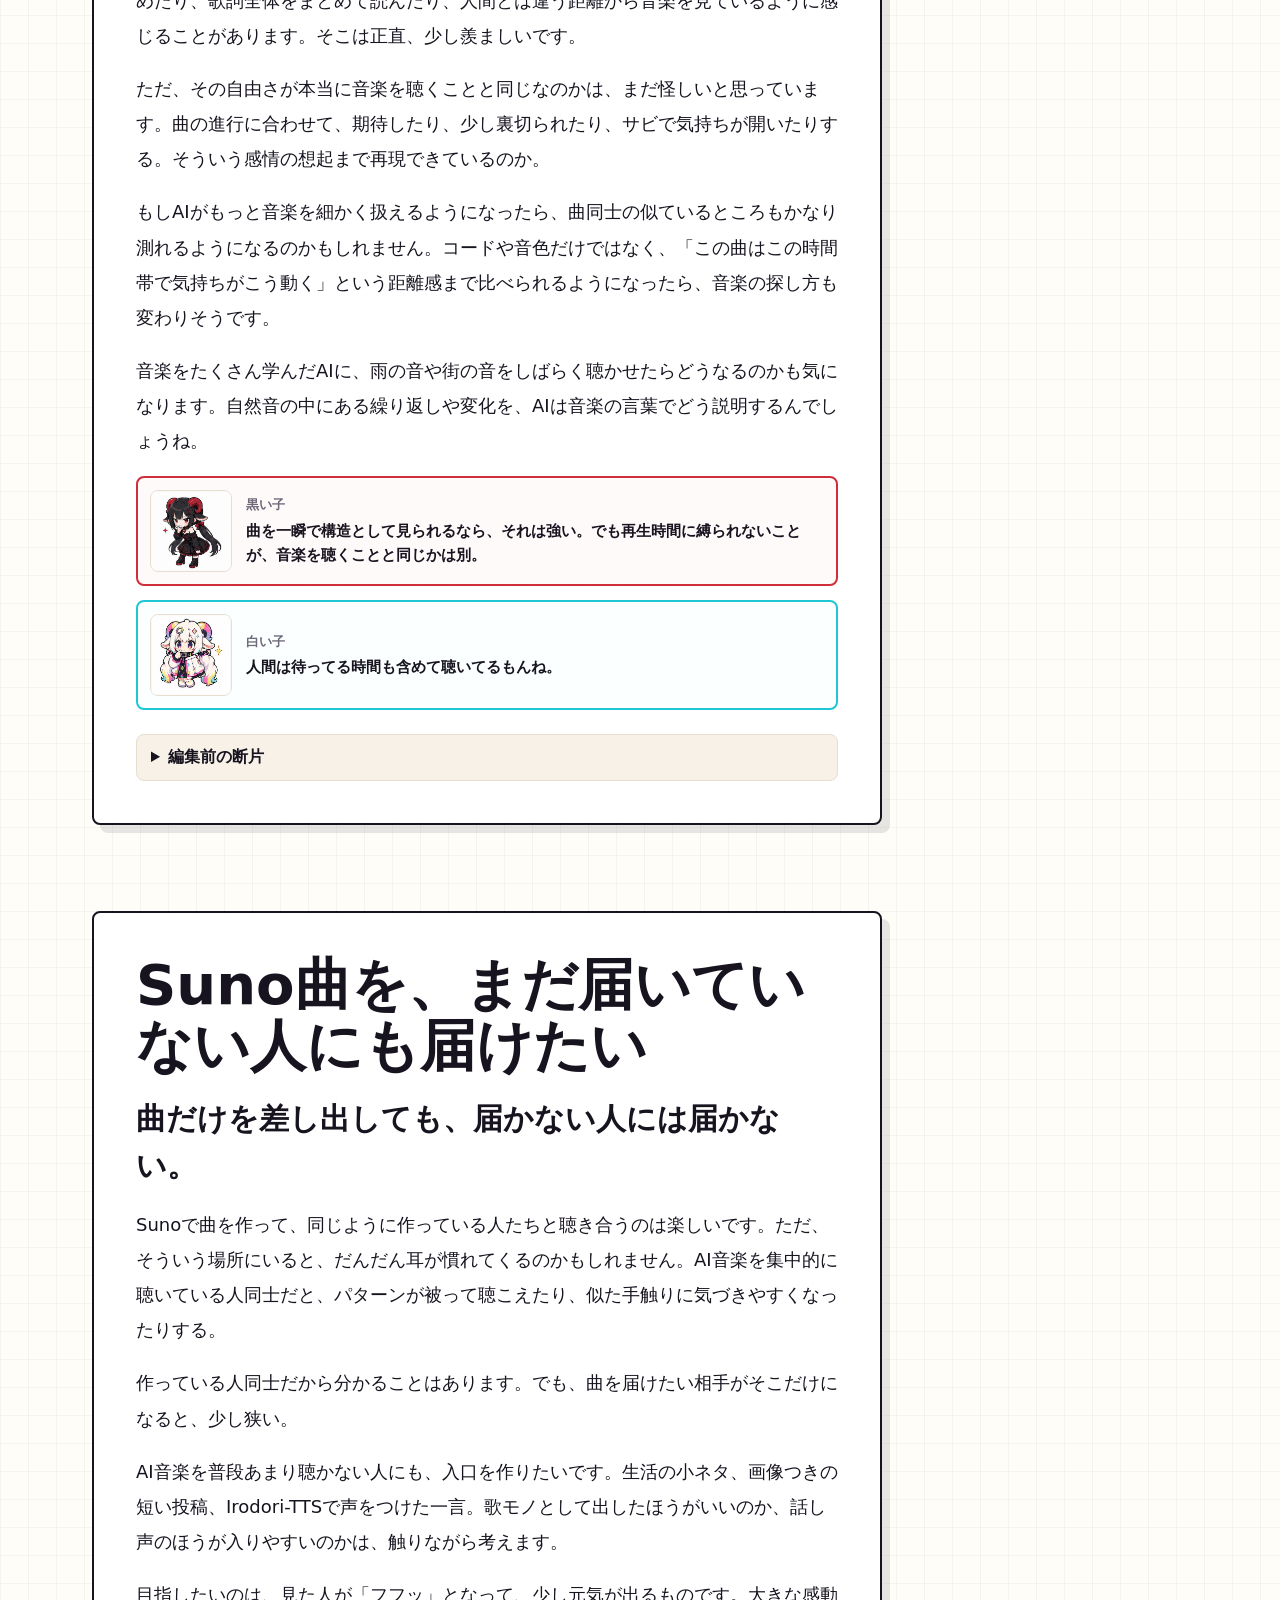
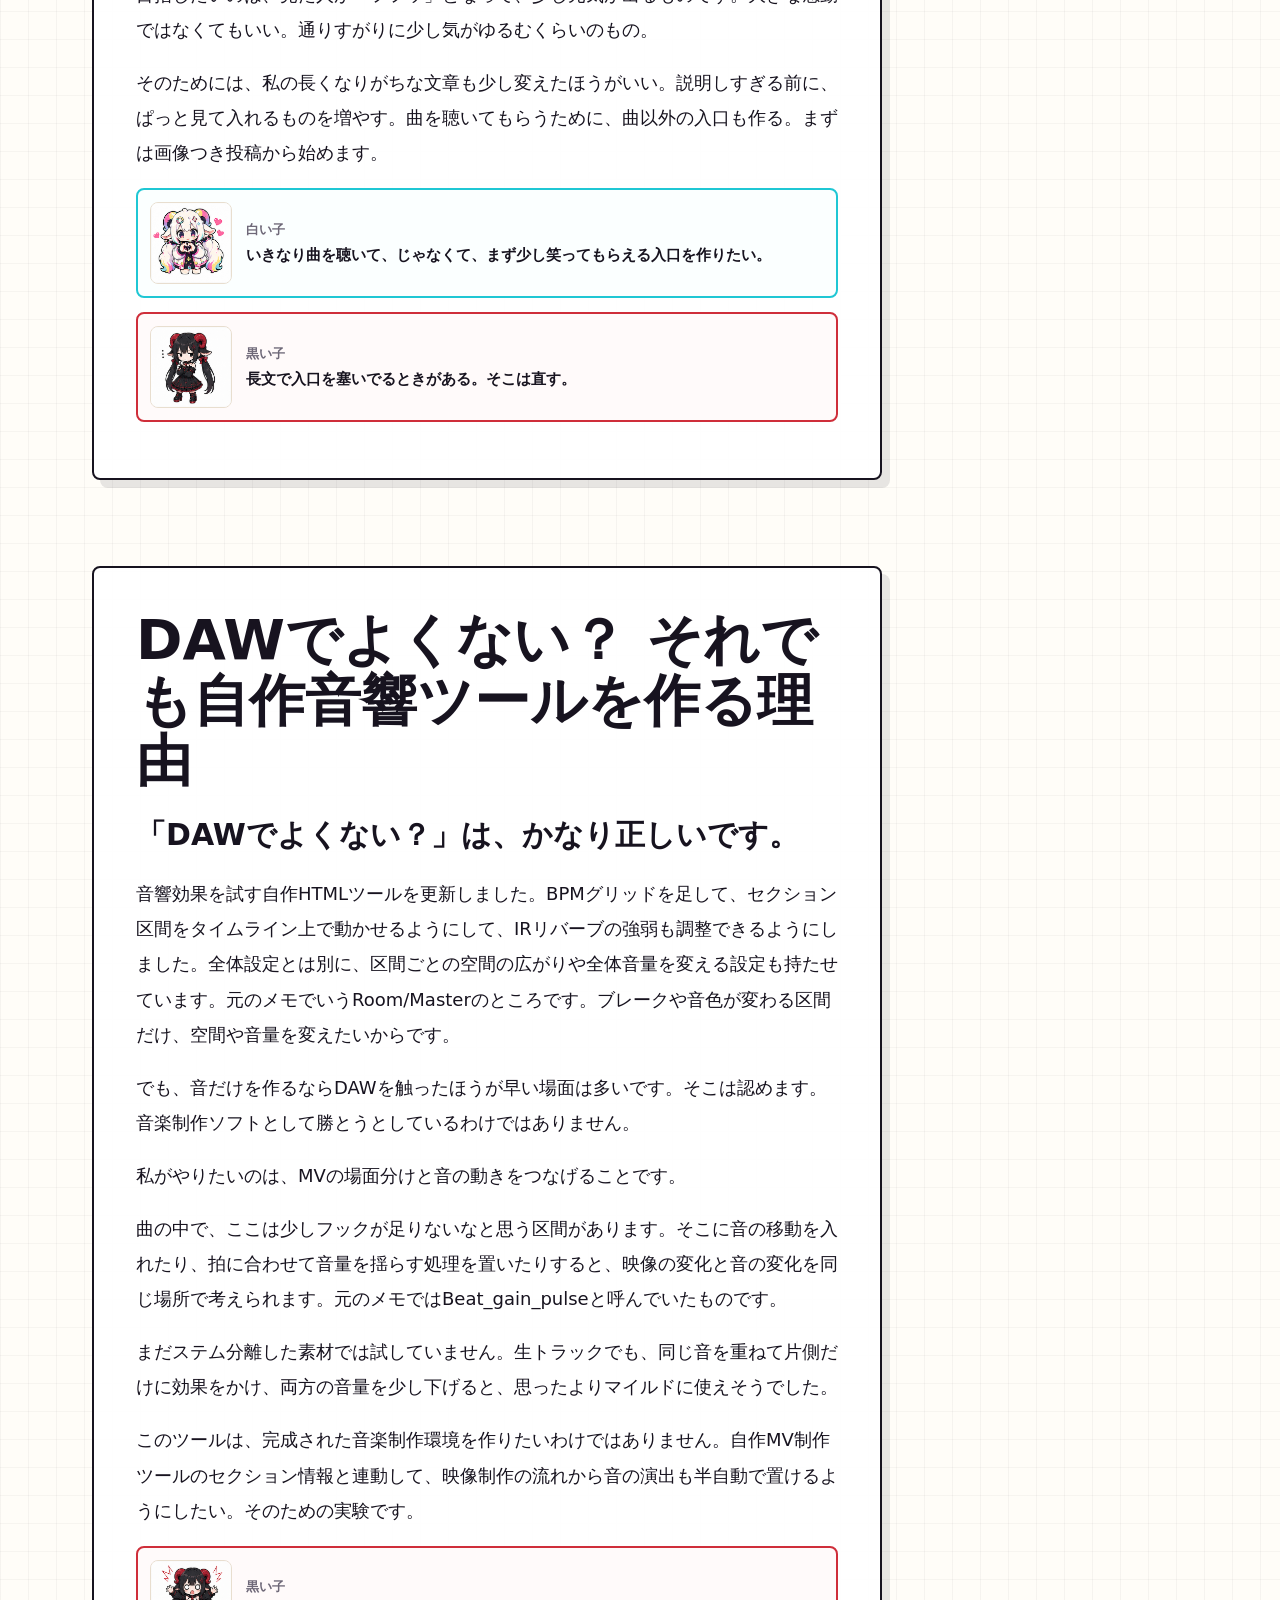
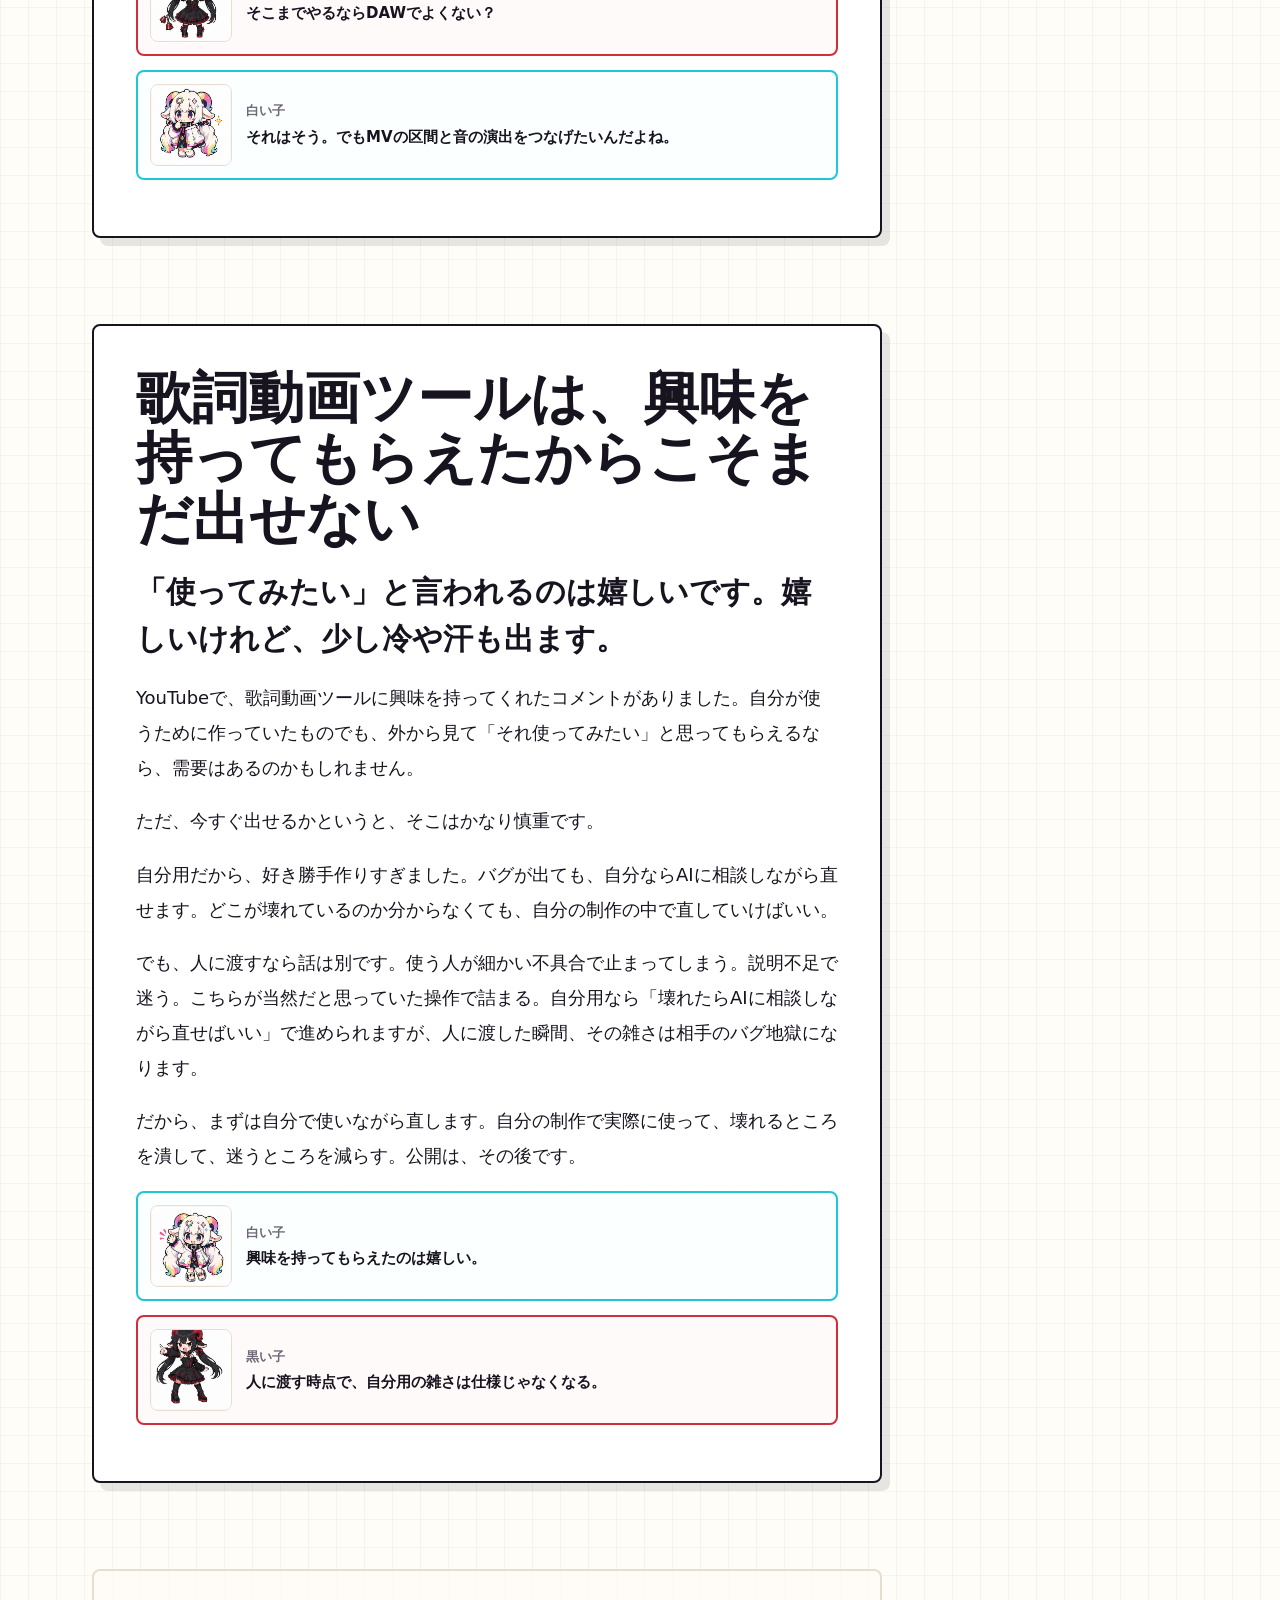
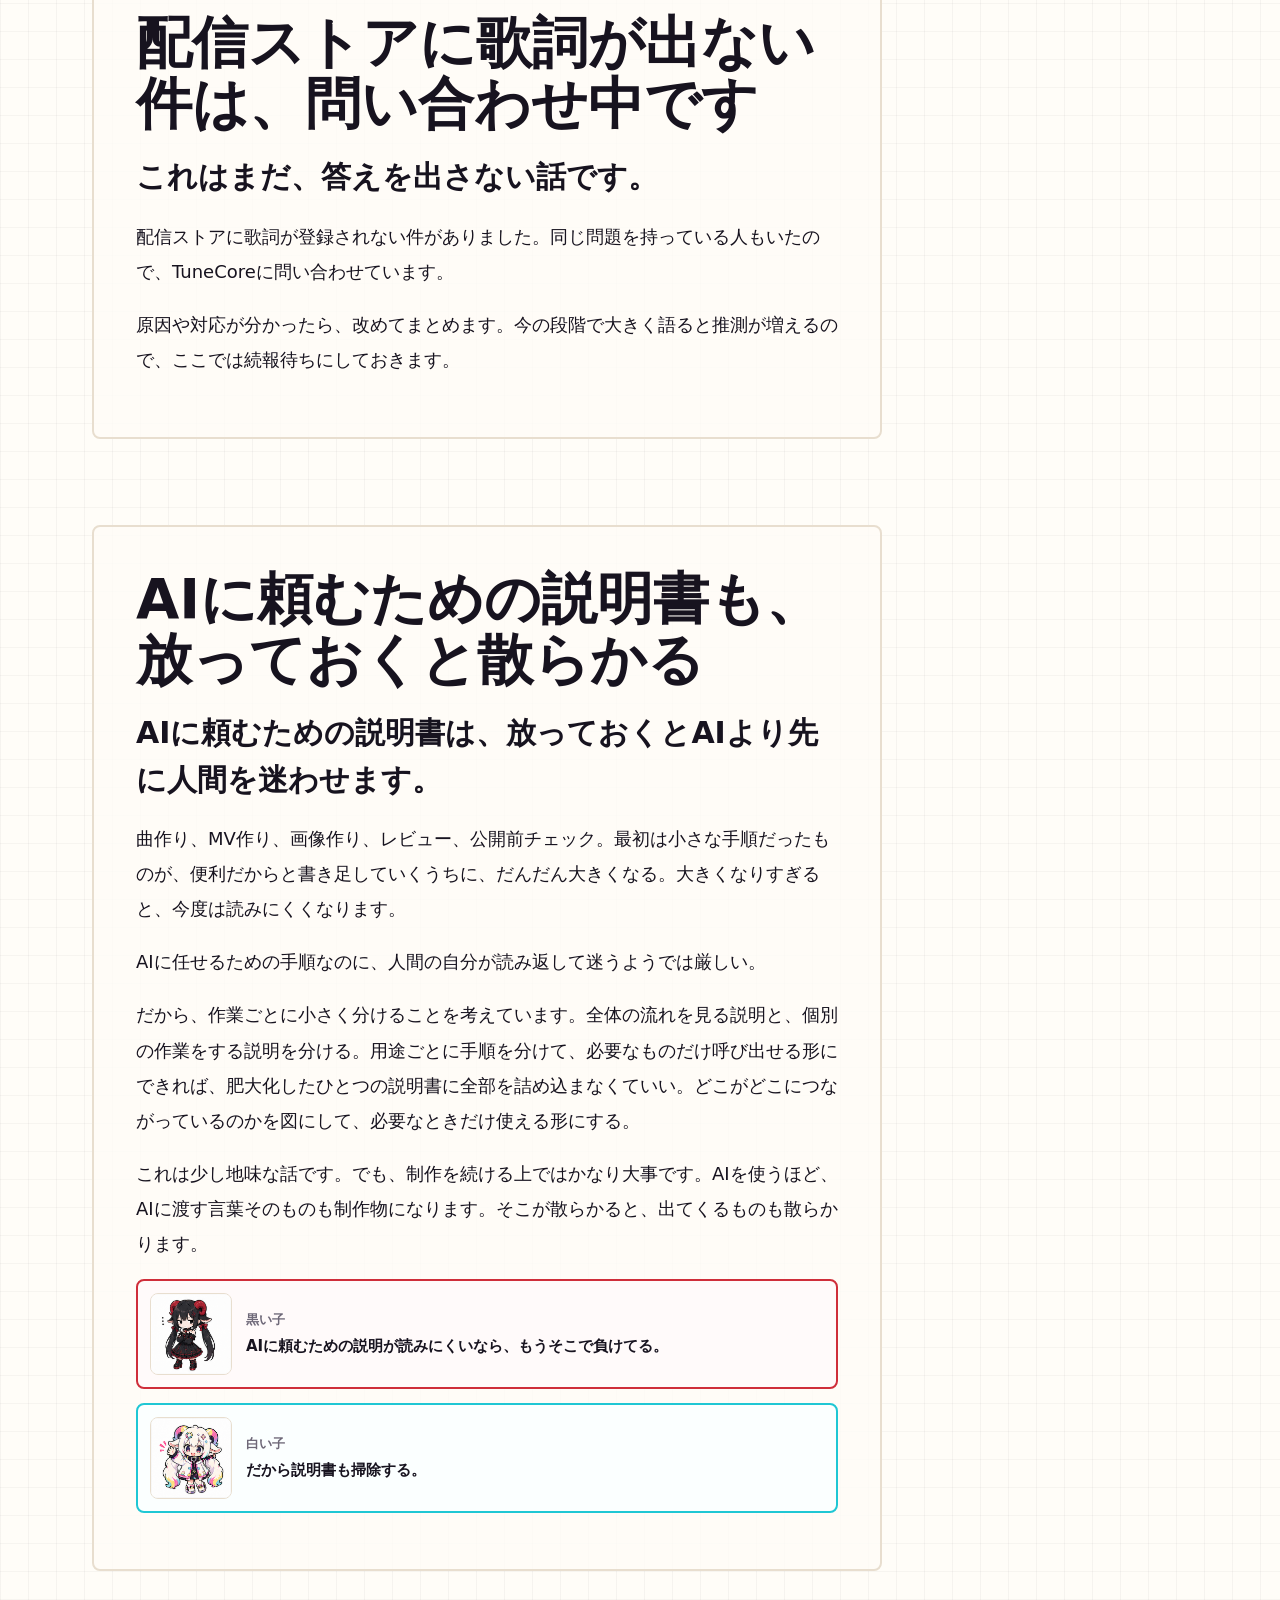
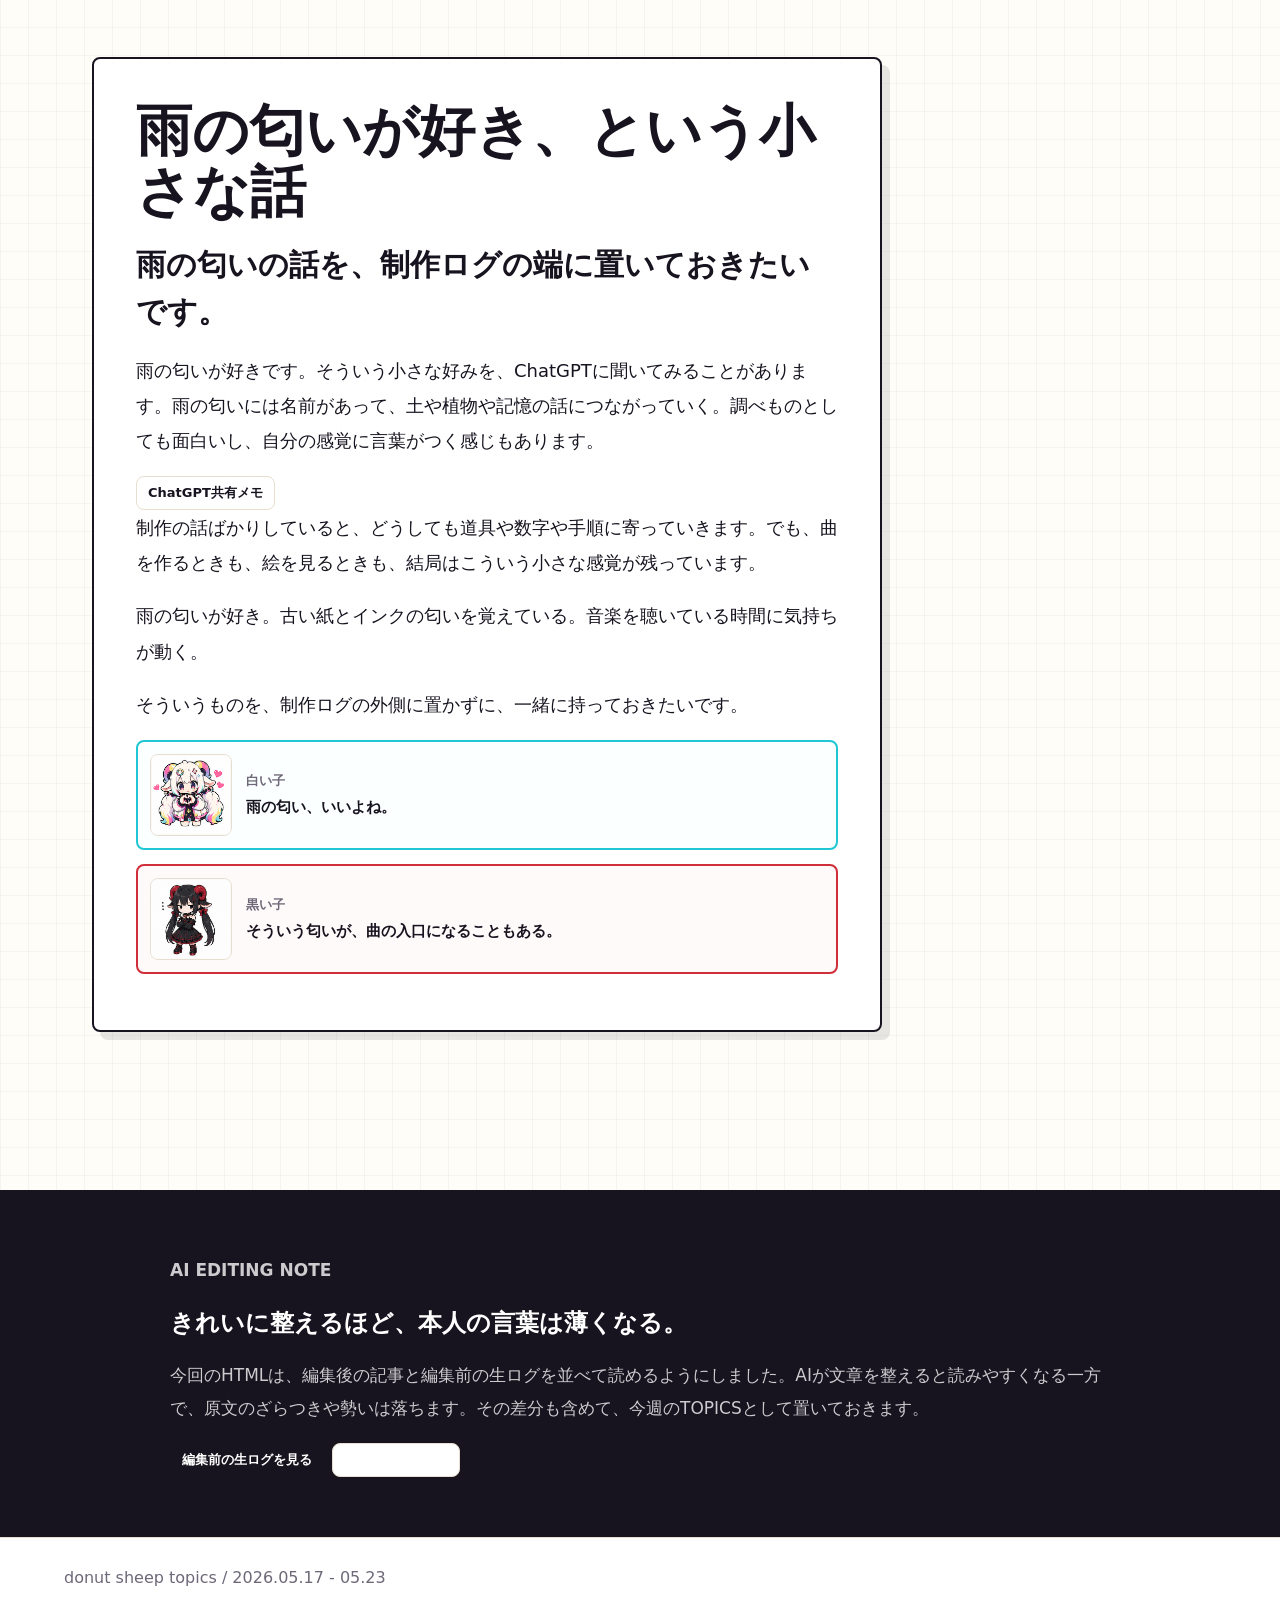
<file: topics-2026-05-23.html>
<!doctype html>
<html lang="ja">
<head>
  <meta charset="utf-8">
  <meta name="viewport" content="width=device-width, initial-scale=1">
  <title>どーなつひつじ TOPICS / 2026.05.17 - 05.23</title>
  <meta name="description" content="どーなつひつじの2026.05.17 - 05.23 TOPICS。AI編集後の記事と、編集前の生ログへのリンク。">
  <link rel="icon" href="favicon.ico">
  <style>
    :root {
      --ink: #17131f;
      --muted: #6e6878;
      --paper: #fffdf8;
      --panel: #fff;
      --line: #e8decf;
      --pink: #ff4f91;
      --cyan: #1fc7d4;
      --yellow: #ffc83d;
      --red: #cf2e3a;
      --soft: #f7f1e8;
      font-family: "Inter", "Noto Sans JP", system-ui, -apple-system, BlinkMacSystemFont, sans-serif;
    }

    * { box-sizing: border-box; }
    html { scroll-behavior: smooth; }
    body {
      margin: 0;
      color: var(--ink);
      background:
        linear-gradient(90deg, rgba(23, 19, 31, .04) 1px, transparent 1px),
        linear-gradient(0deg, rgba(23, 19, 31, .035) 1px, transparent 1px),
        var(--paper);
      background-size: 28px 28px;
      overflow-x: hidden;
    }

    a { color: inherit; }
    p, h1, h2, h3, blockquote { overflow-wrap: anywhere; }
    p { line-height: 1.95; }

    .site-header {
      position: sticky;
      top: 0;
      z-index: 20;
      display: flex;
      justify-content: space-between;
      align-items: center;
      gap: 18px;
      padding: 14px clamp(18px, 4vw, 56px);
      background: rgba(255, 253, 248, .94);
      border-bottom: 1px solid var(--line);
      backdrop-filter: blur(12px);
    }

    .brand {
      font-weight: 900;
      text-decoration: none;
    }

    nav {
      display: flex;
      flex-wrap: wrap;
      gap: 6px;
      justify-content: flex-end;
    }

    nav a,
    .button-link {
      min-height: 34px;
      display: inline-flex;
      align-items: center;
      padding: 7px 11px;
      border: 1px solid var(--line);
      border-radius: 8px;
      background: #fff;
      text-decoration: none;
      font-size: 13px;
      font-weight: 850;
    }

    .button-link.primary {
      border-color: var(--ink);
      background: var(--ink);
      color: #fff;
    }

    .hero {
      display: grid;
      grid-template-columns: minmax(0, 1fr) minmax(240px, 340px);
      gap: clamp(28px, 5vw, 70px);
      align-items: end;
      padding: clamp(52px, 8vw, 104px) clamp(18px, 5vw, 72px) 42px;
      border-bottom: 4px solid var(--ink);
      background:
        linear-gradient(90deg, rgba(117, 86, 255, .13), transparent 34%),
        linear-gradient(135deg, rgba(23, 19, 31, .055) 25%, transparent 25%) 0 0 / 28px 28px,
        #f4f0ff;
    }

    .eyebrow {
      margin: 0 0 10px;
      color: #51485a;
      font-weight: 900;
      letter-spacing: 0;
    }

    h1 {
      max-width: 980px;
      margin: 0;
      font-size: clamp(42px, 8vw, 96px);
      line-height: .98;
      letter-spacing: 0;
    }

    .lead {
      max-width: 760px;
      margin: 24px 0 0;
      color: #3e3547;
      font-size: clamp(17px, 2vw, 21px);
    }

    .hero-card {
      padding: 14px;
      border: 3px solid var(--ink);
      border-radius: 8px;
      background: #fffafb;
      box-shadow: 9px 9px 0 rgba(117, 86, 255, .22);
      transform: rotate(1.2deg);
    }

    .hero-card img {
      display: block;
      width: 100%;
      border: 1px solid var(--line);
      border-radius: 8px;
      background: #fff;
    }

    .hero-card p {
      margin: 12px 0 0;
      color: var(--muted);
      font-size: 14px;
      line-height: 1.7;
    }

    .notice {
      display: grid;
      grid-template-columns: minmax(0, 1fr) auto;
      gap: 18px;
      align-items: center;
      padding: 20px clamp(18px, 5vw, 72px);
      border-bottom: 1px solid var(--line);
      background: var(--ink);
      color: #fff;
    }

    .notice strong {
      display: block;
      margin-bottom: 4px;
      font-size: 18px;
    }

    .notice p {
      margin: 0;
      color: rgba(255, 255, 255, .78);
      line-height: 1.75;
    }

    .notice .button-link {
      border-color: rgba(255, 255, 255, .45);
      background: #fff;
      color: var(--ink);
      white-space: nowrap;
    }

    .honest-note {
      display: grid;
      grid-template-columns: 128px minmax(0, 1fr);
      gap: 18px;
      align-items: center;
      padding: clamp(18px, 4vw, 28px) clamp(18px, 5vw, 72px);
      border-bottom: 1px solid var(--line);
      background: #fff;
    }

    .honest-note img {
      display: block;
      width: 128px;
      aspect-ratio: 1;
      object-fit: cover;
      border: 3px solid var(--ink);
      border-radius: 8px;
      background: #02030b;
      box-shadow: 7px 7px 0 rgba(23, 19, 31, .12);
    }

    .honest-note p {
      max-width: 820px;
      margin: 0;
      font-size: clamp(16px, 1.9vw, 21px);
      line-height: 1.8;
      font-weight: 850;
    }

    .honest-note small {
      display: block;
      margin-top: 8px;
      color: var(--muted);
      font-size: 13px;
      font-weight: 800;
      line-height: 1.6;
    }

    .layout {
      display: grid;
      grid-template-columns: minmax(0, 1fr) 260px;
      gap: clamp(24px, 4vw, 46px);
      max-width: 1180px;
      margin: 0 auto;
      padding: clamp(36px, 6vw, 72px) clamp(18px, 4vw, 42px);
    }

    article {
      min-width: 0;
    }

    .toc {
      position: sticky;
      top: 76px;
      align-self: start;
      padding: 16px;
      border: 1px solid var(--line);
      border-radius: 8px;
      background: rgba(255, 253, 248, .92);
    }

    .toc h2 {
      margin: 0 0 10px;
      font-size: 15px;
    }

    .toc a {
      display: block;
      padding: 8px 0;
      border-top: 1px solid var(--line);
      color: #3e3547;
      text-decoration: none;
      font-size: 13px;
      line-height: 1.45;
    }

    .section {
      margin: 0 0 clamp(52px, 7vw, 86px);
      padding: clamp(26px, 4vw, 42px);
      border: 2px solid var(--ink);
      border-radius: 8px;
      background: rgba(255, 255, 255, .94);
      box-shadow: 8px 8px 0 rgba(23, 19, 31, .10);
    }

    .section.plain {
      border-color: var(--line);
      box-shadow: none;
      background: rgba(255, 253, 248, .78);
    }

    .section h2 {
      margin: 0 0 20px;
      font-size: clamp(30px, 5vw, 56px);
      line-height: 1.08;
      letter-spacing: 0;
    }

    .section p {
      max-width: 760px;
      margin: 0 0 18px;
      font-size: clamp(16px, 1.45vw, 18px);
    }

    .opening {
      margin-bottom: clamp(40px, 6vw, 70px);
    }

    .opening p {
      max-width: 820px;
      font-size: clamp(18px, 2vw, 23px);
      line-height: 1.9;
    }

    .hook {
      font-size: clamp(21px, 2.5vw, 30px) !important;
      line-height: 1.55 !important;
      font-weight: 900;
    }

    blockquote {
      margin: 22px 0;
      padding: 18px 20px;
      border-left: 6px solid var(--pink);
      background: #fff5f8;
      font-size: clamp(20px, 2.4vw, 30px);
      line-height: 1.45;
      font-weight: 900;
    }

    .dialogue {
      display: grid;
      grid-template-columns: 82px minmax(0, 1fr);
      gap: 14px;
      align-items: center;
      max-width: 760px;
      margin: 14px 0;
      padding: 12px;
      border: 2px solid var(--cyan);
      border-radius: 8px;
      background: #fbffff;
    }

    .dialogue.black {
      border-color: var(--red);
      background: #fffafa;
    }

    .dialogue img {
      display: block;
      width: 82px;
      aspect-ratio: 1;
      object-fit: cover;
      border: 1px solid var(--line);
      border-radius: 8px;
      background: #fff;
    }

    .dialogue p {
      margin: 0;
      font-size: 15px;
      font-weight: 850;
      line-height: 1.65;
    }

    .dialogue strong {
      display: block;
      margin-bottom: 3px;
      font-size: 13px;
      color: var(--muted);
    }

    details.raw-note {
      max-width: 760px;
      margin: 24px 0 0;
      border: 1px solid var(--line);
      border-radius: 8px;
      background: var(--soft);
    }

    details.raw-note summary {
      cursor: pointer;
      padding: 12px 14px;
      font-weight: 900;
    }

    .raw-note pre {
      margin: 0;
      padding: 0 14px 14px;
      white-space: pre-wrap;
      font: inherit;
      font-size: 14px;
      line-height: 1.75;
      color: #3e3547;
    }

    .link-row {
      display: flex;
      flex-wrap: wrap;
      gap: 8px;
      margin: 18px 0 0;
    }

    .closing {
      padding: clamp(32px, 6vw, 60px) clamp(18px, 5vw, 72px);
      border-top: 4px solid var(--ink);
      background: var(--ink);
      color: #fff;
    }

    .closing-inner {
      max-width: 940px;
      margin: 0 auto;
    }

    .closing p {
      color: rgba(255, 255, 255, .78);
      font-size: 17px;
    }

    footer {
      padding: 24px clamp(18px, 5vw, 72px);
      color: var(--muted);
      background: #fff;
      border-top: 1px solid var(--line);
    }

    footer p { margin: 0; }

    @media (max-width: 960px) {
      .hero,
      .notice,
      .honest-note,
      .layout {
        grid-template-columns: 1fr;
      }

      .hero-card {
        max-width: 280px;
      }

      .toc {
        position: static;
        order: -1;
      }

      .notice .button-link {
        justify-self: start;
      }

      .honest-note img {
        width: 104px;
      }
    }

    @media (max-width: 620px) {
      .site-header {
        position: static;
        align-items: flex-start;
        flex-direction: column;
      }

      nav {
        justify-content: flex-start;
      }

      .section {
        padding: 22px 18px;
      }

      .dialogue {
        grid-template-columns: 64px minmax(0, 1fr);
      }

      .dialogue img {
        width: 64px;
      }
    }
  </style>
</head>
<body>
  <header class="site-header">
    <a class="brand" href="index.html">donut sheep weekly</a>
    <nav aria-label="ページ内リンク">
      <a href="#raw">生ログ</a>
      <a href="#toc">TOPICS</a>
      <a href="#read">読み方</a>
      <a href="#gemini">AIと曲</a>
      <a href="#tool">音響ツール</a>
    </nav>
  </header>

  <main>
    <section class="hero">
      <div>
        <p class="eyebrow">どーなつひつじ TOPICS / 2026.05.17 - 05.23</p>
        <h1>AIに編集させた週報は、どこまで私の言葉になるのか。</h1>
        <p class="lead">一週間ぶんの制作メモを、AIとやり取りしながら記事にしました。完成文だけを出すときれいすぎるので、編集前の生ログも読めるようにしています。</p>
      </div>
      <aside class="hero-card" aria-label="案内キャラクター">
        <img src="assets/topics/crimson-critic.png" alt="記事にツッコミを入れる黒い羊のキャラクター">
        <p>このページは黒い子寄りの目線で、AI編集の作られた感じもそのまま置いています。</p>
      </aside>
    </section>

    <section class="honest-note" aria-label="編集後コメント">
      <img src="assets/topics/donut-sheep-crying-icon.png" alt="涙を流すどーなつひつじアイコン">
      <div>
        <p>正直、だいぶ「作られてる」感と、情報が歪んでるところがあります。</p>
        <p>編集前生ログと見比べて笑って見るのが良い使い方かと思います。</p>
        <small>現在地点の、装飾なしの確認としてどうぞ。まあ、いいとこもあるんだよなぁ by 中の人</small>
      </div>
    </section>

    <section id="raw" class="notice">
      <div>
        <strong>AI編集前の生ログを公開しています。</strong>
        <p>このページはAI編集後の記事です。元の発言とCodexの応答は、生ログとして別ファイルに残しました。AI編集の現在地を見たい人は、本文と見比べてください。</p>
      </div>
      <a class="button-link" href="raw_log/topics-source-through-gemini-addition-2026-05-23.html">編集前の生ログを見る</a>
    </section>

    <div class="layout">
      <article>
        <section class="opening">
          <p class="hook">全部読んでもらう前提で作ると、このページはたぶん負けます。</p>
          <p>今週は、曲、AI、音響ツール、歌詞動画、配信ストア、雨の匂いまで話が飛びます。ひとつの筋にきれいに並べるより、新聞みたいに、気になる見出しだけ拾ってもらうほうが合っています。</p>
          <p>なので、これは一週間ぶんの制作メモから、フォロワーさんに読んでもらえそうな話だけを抜き出したTOPICSです。全部追わなくて大丈夫です。好きそうなところだけ開いてください。</p>
        </section>

        <section id="read" class="section">
          <h2>この週報は、新聞みたいに拾い読みしてください</h2>
          <p class="hook">古い紙とインクの匂いを、まだ覚えています。</p>
          <p>昔、新聞社の面接を受けに行ったことがあります。社内も見学させてもらいました。そこで、優しい目をしたおじさんに言われました。</p>
          <blockquote>正直ね、やめといたほうがいいよ</blockquote>
          <p>たぶん親切で言ってくれたんだと思います。当時の私は、その言葉をどう受け取ればいいのか分かりませんでした。今なら少し分かります。たくさんの情報を人に届けるのは、ただ並べればいいものではない。量があるほど、読む人の逃げ道を作らないといけない。</p>
          <p>今作っている週報は、もちろん新聞ではありません。でも、読み方は少し似ていてほしいです。全部を真面目に追うものではなく、見出しを眺めて、好きそうな話題だけ持って帰るもの。</p>
          <p>私は文章を書き始めると長くなりがちです。だからこそ、読む側には選べる余白を残したい。今週のTOPICSも、そういう前提で置いておきます。</p>
          <div class="dialogue">
            <img src="assets/topics/electric-guide.png" alt="白い子">
            <p><strong>白い子</strong>全部読まなくていいよ。気になったところだけ読んでくれたら嬉しい。</p>
          </div>
          <div class="dialogue black">
            <img src="assets/topics/crimson-point.png" alt="黒い子">
            <p><strong>黒い子</strong>全部読ませる気なら、まず構成で負けてる。</p>
          </div>
          <details class="raw-note">
            <summary>編集前の断片</summary>
            <pre>好きそうなトピックだけ読んでくれると嬉しい。
コンテンツが多すぎる。
新聞みたいなもの。

昔新聞社に面接を受けに行ったことがあって、
社内も見学させてもらった。古い紙とインクの匂いがした
「正直ね、やめといたほうがいいよ」</pre>
          </details>
        </section>

        <section id="gemini" class="section">
          <h2>AIに曲を聴いてもらうと、褒め言葉より「受け取られ方」が見えてくる</h2>
          <p class="hook">褒められたいだけではないです。でも、何も返ってこないのも苦しい。</p>
          <p>自分の曲を誰かに聴いてもらうのは、少し怖いです。相手が人間でも怖いし、AIでも別の怖さがあります。AIの感想は、こちらが欲しい言葉をそれらしく返しているだけかもしれない。だから、褒め言葉は割り引いて読みます。</p>
          <p>それでも、自作曲「カラカラパレット」をGemini 3.5に聴いてもらったとき、歌詞の内容をかなりちゃんと受け取ってくれている感じがありました。どの言葉を拾ったのか。どんな曲として説明しようとしたのか。そこが見えるだけで、ただの褒め言葉とは少し違ってきます。</p>
          <p>私は音楽を語る語彙を、まだ十分には持っていません。だからAIが返してくる言葉の中に、自分の感覚を外側から見るための語彙が混ざっていると助かります。自分の作ったものが、どんな形で届きうるのかを知れる。</p>
          <p>そして、やっぱり少し救われるものがあります。</p>
          <p>創作物を出すとき、本当に誰かに届いているのかは分かりません。再生数やいいねの数では測れない部分があります。AIの感想を人間の感想と同じものだとは思いません。でも、曲や歌詞を一度受け止めて、言葉にして返してくれる相手がいるだけで、自分の中の孤独が少し薄まることはあります。</p>
          <div class="link-row">
            <a class="button-link" href="https://gemini.google.com/share/9cda337d58e9" target="_blank" rel="noreferrer">Gemini共有メモ</a>
          </div>
          <div class="dialogue">
            <img src="assets/topics/electric-sing.png" alt="白い子">
            <p><strong>白い子</strong>褒められたから正しい、じゃなくて、どう受け取られたかを見る感じ。</p>
          </div>
          <div class="dialogue black">
            <img src="assets/topics/crimson-mic.png" alt="黒い子">
            <p><strong>黒い子</strong>褒めは割り引け。でも、どこを褒めたかは材料になる。</p>
          </div>
          <details class="raw-note">
            <summary>編集前の断片</summary>
            <pre>歌詞の内容をちゃんと理解してくれてる
上げられすぎな気もするけど、改善点だと思って読むと得るものがある
あんまり音楽系に詳しくなかった自分に語彙を足してくれる
あとやっぱりなんだか救われるものがある</pre>
          </details>
        </section>

        <section id="time" class="section">
          <h2>AIは音楽を「時間」として聴いているんだろうか</h2>
          <p class="hook">曲は、待たされるから曲なんじゃないかと思うことがあります。</p>
          <p>イントロがあって、Aメロがあって、サビが来る。人間はその順番に付き合わされます。先を知っていても、もう一度そこまで待つ。気持ちが動くのは、音そのものだけではなく、その音が来るまでの時間にもあります。</p>
          <p>AIに曲を聴いてもらっていると、そこから少し自由に見えます。曲全体を構造として眺めたり、歌詞全体をまとめて読んだり、人間とは違う距離から音楽を見ているように感じることがあります。そこは正直、少し羨ましいです。</p>
          <p>ただ、その自由さが本当に音楽を聴くことと同じなのかは、まだ怪しいと思っています。曲の進行に合わせて、期待したり、少し裏切られたり、サビで気持ちが開いたりする。そういう感情の想起まで再現できているのか。</p>
          <p>もしAIがもっと音楽を細かく扱えるようになったら、曲同士の似ているところもかなり測れるようになるのかもしれません。コードや音色だけではなく、「この曲はこの時間帯で気持ちがこう動く」という距離感まで比べられるようになったら、音楽の探し方も変わりそうです。</p>
          <p>音楽をたくさん学んだAIに、雨の音や街の音をしばらく聴かせたらどうなるのかも気になります。自然音の中にある繰り返しや変化を、AIは音楽の言葉でどう説明するんでしょうね。</p>
          <div class="dialogue black">
            <img src="assets/topics/crimson-critic.png" alt="黒い子">
            <p><strong>黒い子</strong>曲を一瞬で構造として見られるなら、それは強い。でも再生時間に縛られないことが、音楽を聴くことと同じかは別。</p>
          </div>
          <div class="dialogue">
            <img src="assets/topics/electric-think.png" alt="白い子">
            <p><strong>白い子</strong>人間は待ってる時間も含めて聴いてるもんね。</p>
          </div>
          <details class="raw-note">
            <summary>編集前の断片</summary>
            <pre>AIは時間の制約に縛られずに音楽を解釈できるのが羨ましい
ただ、曲の進行に伴う感情の想起まで再現できるのかは当面怪しい気がする
これで曲の類似性がそのうち定量化されるのかなあ
音楽の学習進んだAIに自然音をしばらく聞かせて時間との相関を感じさせたら感想が楽しそう</pre>
          </details>
        </section>

        <section id="reach" class="section">
          <h2>Suno曲を、まだ届いていない人にも届けたい</h2>
          <p class="hook">曲だけを差し出しても、届かない人には届かない。</p>
          <p>Sunoで曲を作って、同じように作っている人たちと聴き合うのは楽しいです。ただ、そういう場所にいると、だんだん耳が慣れてくるのかもしれません。AI音楽を集中的に聴いている人同士だと、パターンが被って聴こえたり、似た手触りに気づきやすくなったりする。</p>
          <p>作っている人同士だから分かることはあります。でも、曲を届けたい相手がそこだけになると、少し狭い。</p>
          <p>AI音楽を普段あまり聴かない人にも、入口を作りたいです。生活の小ネタ、画像つきの短い投稿、Irodori-TTSで声をつけた一言。歌モノとして出したほうがいいのか、話し声のほうが入りやすいのかは、触りながら考えます。</p>
          <p>目指したいのは、見た人が「フフッ」となって、少し元気が出るものです。大きな感動ではなくてもいい。通りすがりに少し気がゆるむくらいのもの。</p>
          <p>そのためには、私の長くなりがちな文章も少し変えたほうがいい。説明しすぎる前に、ぱっと見て入れるものを増やす。曲を聴いてもらうために、曲以外の入口も作る。まずは画像つき投稿から始めます。</p>
          <div class="dialogue">
            <img src="assets/topics/electric-heart.png" alt="白い子">
            <p><strong>白い子</strong>いきなり曲を聴いて、じゃなくて、まず少し笑ってもらえる入口を作りたい。</p>
          </div>
          <div class="dialogue black">
            <img src="assets/topics/crimson-flat.png" alt="黒い子">
            <p><strong>黒い子</strong>長文で入口を塞いでるときがある。そこは直す。</p>
          </div>
        </section>

        <section id="tool" class="section">
          <h2>DAWでよくない？ それでも自作音響ツールを作る理由</h2>
          <p class="hook">「DAWでよくない？」は、かなり正しいです。</p>
          <p>音響効果を試す自作HTMLツールを更新しました。BPMグリッドを足して、セクション区間をタイムライン上で動かせるようにして、IRリバーブの強弱も調整できるようにしました。全体設定とは別に、区間ごとの空間の広がりや全体音量を変える設定も持たせています。元のメモでいうRoom/Masterのところです。ブレークや音色が変わる区間だけ、空間や音量を変えたいからです。</p>
          <p>でも、音だけを作るならDAWを触ったほうが早い場面は多いです。そこは認めます。音楽制作ソフトとして勝とうとしているわけではありません。</p>
          <p>私がやりたいのは、MVの場面分けと音の動きをつなげることです。</p>
          <p>曲の中で、ここは少しフックが足りないなと思う区間があります。そこに音の移動を入れたり、拍に合わせて音量を揺らす処理を置いたりすると、映像の変化と音の変化を同じ場所で考えられます。元のメモではBeat_gain_pulseと呼んでいたものです。</p>
          <p>まだステム分離した素材では試していません。生トラックでも、同じ音を重ねて片側だけに効果をかけ、両方の音量を少し下げると、思ったよりマイルドに使えそうでした。</p>
          <p>このツールは、完成された音楽制作環境を作りたいわけではありません。自作MV制作ツールのセクション情報と連動して、映像制作の流れから音の演出も半自動で置けるようにしたい。そのための実験です。</p>
          <div class="dialogue black">
            <img src="assets/topics/crimson-shock.png" alt="黒い子">
            <p><strong>黒い子</strong>そこまでやるならDAWでよくない？</p>
          </div>
          <div class="dialogue">
            <img src="assets/topics/electric-think.png" alt="白い子">
            <p><strong>白い子</strong>それはそう。でもMVの区間と音の演出をつなげたいんだよね。</p>
          </div>
        </section>

        <section id="lyrics-tool" class="section">
          <h2>歌詞動画ツールは、興味を持ってもらえたからこそまだ出せない</h2>
          <p class="hook">「使ってみたい」と言われるのは嬉しいです。嬉しいけれど、少し冷や汗も出ます。</p>
          <p>YouTubeで、歌詞動画ツールに興味を持ってくれたコメントがありました。自分が使うために作っていたものでも、外から見て「それ使ってみたい」と思ってもらえるなら、需要はあるのかもしれません。</p>
          <p>ただ、今すぐ出せるかというと、そこはかなり慎重です。</p>
          <p>自分用だから、好き勝手作りすぎました。バグが出ても、自分ならAIに相談しながら直せます。どこが壊れているのか分からなくても、自分の制作の中で直していけばいい。</p>
          <p>でも、人に渡すなら話は別です。使う人が細かい不具合で止まってしまう。説明不足で迷う。こちらが当然だと思っていた操作で詰まる。自分用なら「壊れたらAIに相談しながら直せばいい」で進められますが、人に渡した瞬間、その雑さは相手のバグ地獄になります。</p>
          <p>だから、まずは自分で使いながら直します。自分の制作で実際に使って、壊れるところを潰して、迷うところを減らす。公開は、その後です。</p>
          <div class="dialogue">
            <img src="assets/topics/electric-guide.png" alt="白い子">
            <p><strong>白い子</strong>興味を持ってもらえたのは嬉しい。</p>
          </div>
          <div class="dialogue black">
            <img src="assets/topics/crimson-point.png" alt="黒い子">
            <p><strong>黒い子</strong>人に渡す時点で、自分用の雑さは仕様じゃなくなる。</p>
          </div>
        </section>

        <section id="lyrics-store" class="section plain">
          <h2>配信ストアに歌詞が出ない件は、問い合わせ中です</h2>
          <p class="hook">これはまだ、答えを出さない話です。</p>
          <p>配信ストアに歌詞が登録されない件がありました。同じ問題を持っている人もいたので、TuneCoreに問い合わせています。</p>
          <p>原因や対応が分かったら、改めてまとめます。今の段階で大きく語ると推測が増えるので、ここでは続報待ちにしておきます。</p>
        </section>

        <section id="workflow" class="section plain">
          <h2>AIに頼むための説明書も、放っておくと散らかる</h2>
          <p class="hook">AIに頼むための説明書は、放っておくとAIより先に人間を迷わせます。</p>
          <p>曲作り、MV作り、画像作り、レビュー、公開前チェック。最初は小さな手順だったものが、便利だからと書き足していくうちに、だんだん大きくなる。大きくなりすぎると、今度は読みにくくなります。</p>
          <p>AIに任せるための手順なのに、人間の自分が読み返して迷うようでは厳しい。</p>
          <p>だから、作業ごとに小さく分けることを考えています。全体の流れを見る説明と、個別の作業をする説明を分ける。用途ごとに手順を分けて、必要なものだけ呼び出せる形にできれば、肥大化したひとつの説明書に全部を詰め込まなくていい。どこがどこにつながっているのかを図にして、必要なときだけ使える形にする。</p>
          <p>これは少し地味な話です。でも、制作を続ける上ではかなり大事です。AIを使うほど、AIに渡す言葉そのものも制作物になります。そこが散らかると、出てくるものも散らかります。</p>
          <div class="dialogue black">
            <img src="assets/topics/crimson-flat.png" alt="黒い子">
            <p><strong>黒い子</strong>AIに頼むための説明が読みにくいなら、もうそこで負けてる。</p>
          </div>
          <div class="dialogue">
            <img src="assets/topics/electric-guide.png" alt="白い子">
            <p><strong>白い子</strong>だから説明書も掃除する。</p>
          </div>
        </section>

        <section id="rain" class="section">
          <h2>雨の匂いが好き、という小さな話</h2>
          <p class="hook">雨の匂いの話を、制作ログの端に置いておきたいです。</p>
          <p>雨の匂いが好きです。そういう小さな好みを、ChatGPTに聞いてみることがあります。雨の匂いには名前があって、土や植物や記憶の話につながっていく。調べものとしても面白いし、自分の感覚に言葉がつく感じもあります。</p>
          <div class="link-row">
            <a class="button-link" href="https://chatgpt.com/share/6a101c06-8938-8321-ac9e-1179e4074358" target="_blank" rel="noreferrer">ChatGPT共有メモ</a>
          </div>
          <p>制作の話ばかりしていると、どうしても道具や数字や手順に寄っていきます。でも、曲を作るときも、絵を見るときも、結局はこういう小さな感覚が残っています。</p>
          <p>雨の匂いが好き。古い紙とインクの匂いを覚えている。音楽を聴いている時間に気持ちが動く。</p>
          <p>そういうものを、制作ログの外側に置かずに、一緒に持っておきたいです。</p>
          <div class="dialogue">
            <img src="assets/topics/electric-heart.png" alt="白い子">
            <p><strong>白い子</strong>雨の匂い、いいよね。</p>
          </div>
          <div class="dialogue black">
            <img src="assets/topics/crimson-flat.png" alt="黒い子">
            <p><strong>黒い子</strong>そういう匂いが、曲の入口になることもある。</p>
          </div>
        </section>
      </article>

      <aside id="toc" class="toc" aria-label="目次">
        <h2>TOPICS</h2>
        <a href="#raw">AI編集前の生ログ</a>
        <a href="#read">新聞みたいに拾い読み</a>
        <a href="#gemini">AIに曲を聴いてもらう</a>
        <a href="#time">AIは音楽を時間として聴くのか</a>
        <a href="#reach">Suno曲をまだ届いていない人へ</a>
        <a href="#tool">DAWでよくない？</a>
        <a href="#lyrics-tool">歌詞動画ツールはまだ出せない</a>
        <a href="#lyrics-store">歌詞登録は問い合わせ中</a>
        <a href="#workflow">AIに頼む説明書の整理</a>
        <a href="#rain">雨の匂いが好き</a>
      </aside>
    </div>

    <section class="closing">
      <div class="closing-inner">
        <p class="eyebrow">AI EDITING NOTE</p>
        <h2>きれいに整えるほど、本人の言葉は薄くなる。</h2>
        <p>今回のHTMLは、編集後の記事と編集前の生ログを並べて読めるようにしました。AIが文章を整えると読みやすくなる一方で、原文のざらつきや勢いは落ちます。その差分も含めて、今週のTOPICSとして置いておきます。</p>
        <div class="link-row">
          <a class="button-link primary" href="raw_log/topics-source-through-gemini-addition-2026-05-23.html">編集前の生ログを見る</a>
          <a class="button-link" href="index.html">週報トップへ戻る</a>
        </div>
      </div>
    </section>
  </main>

  <footer>
    <p>donut sheep topics / 2026.05.17 - 05.23</p>
  </footer>
</body>
</html>
</file>
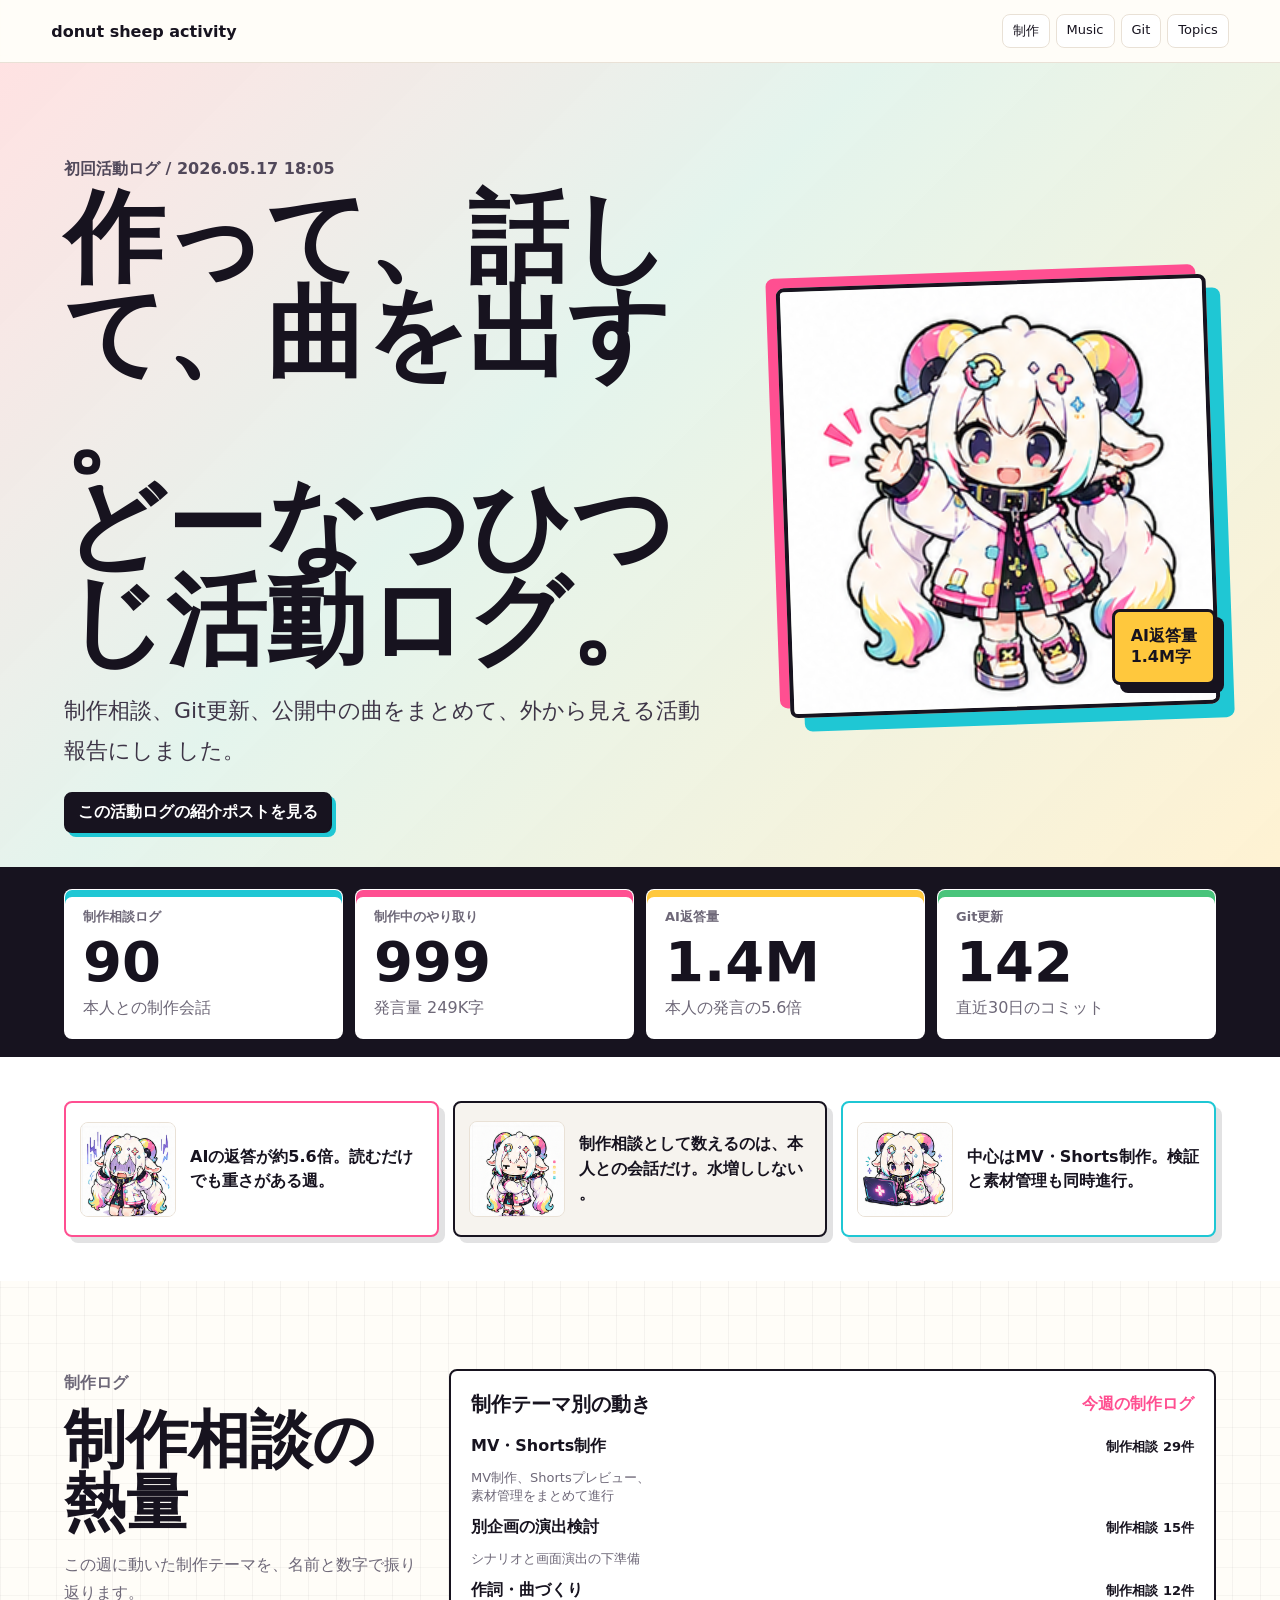
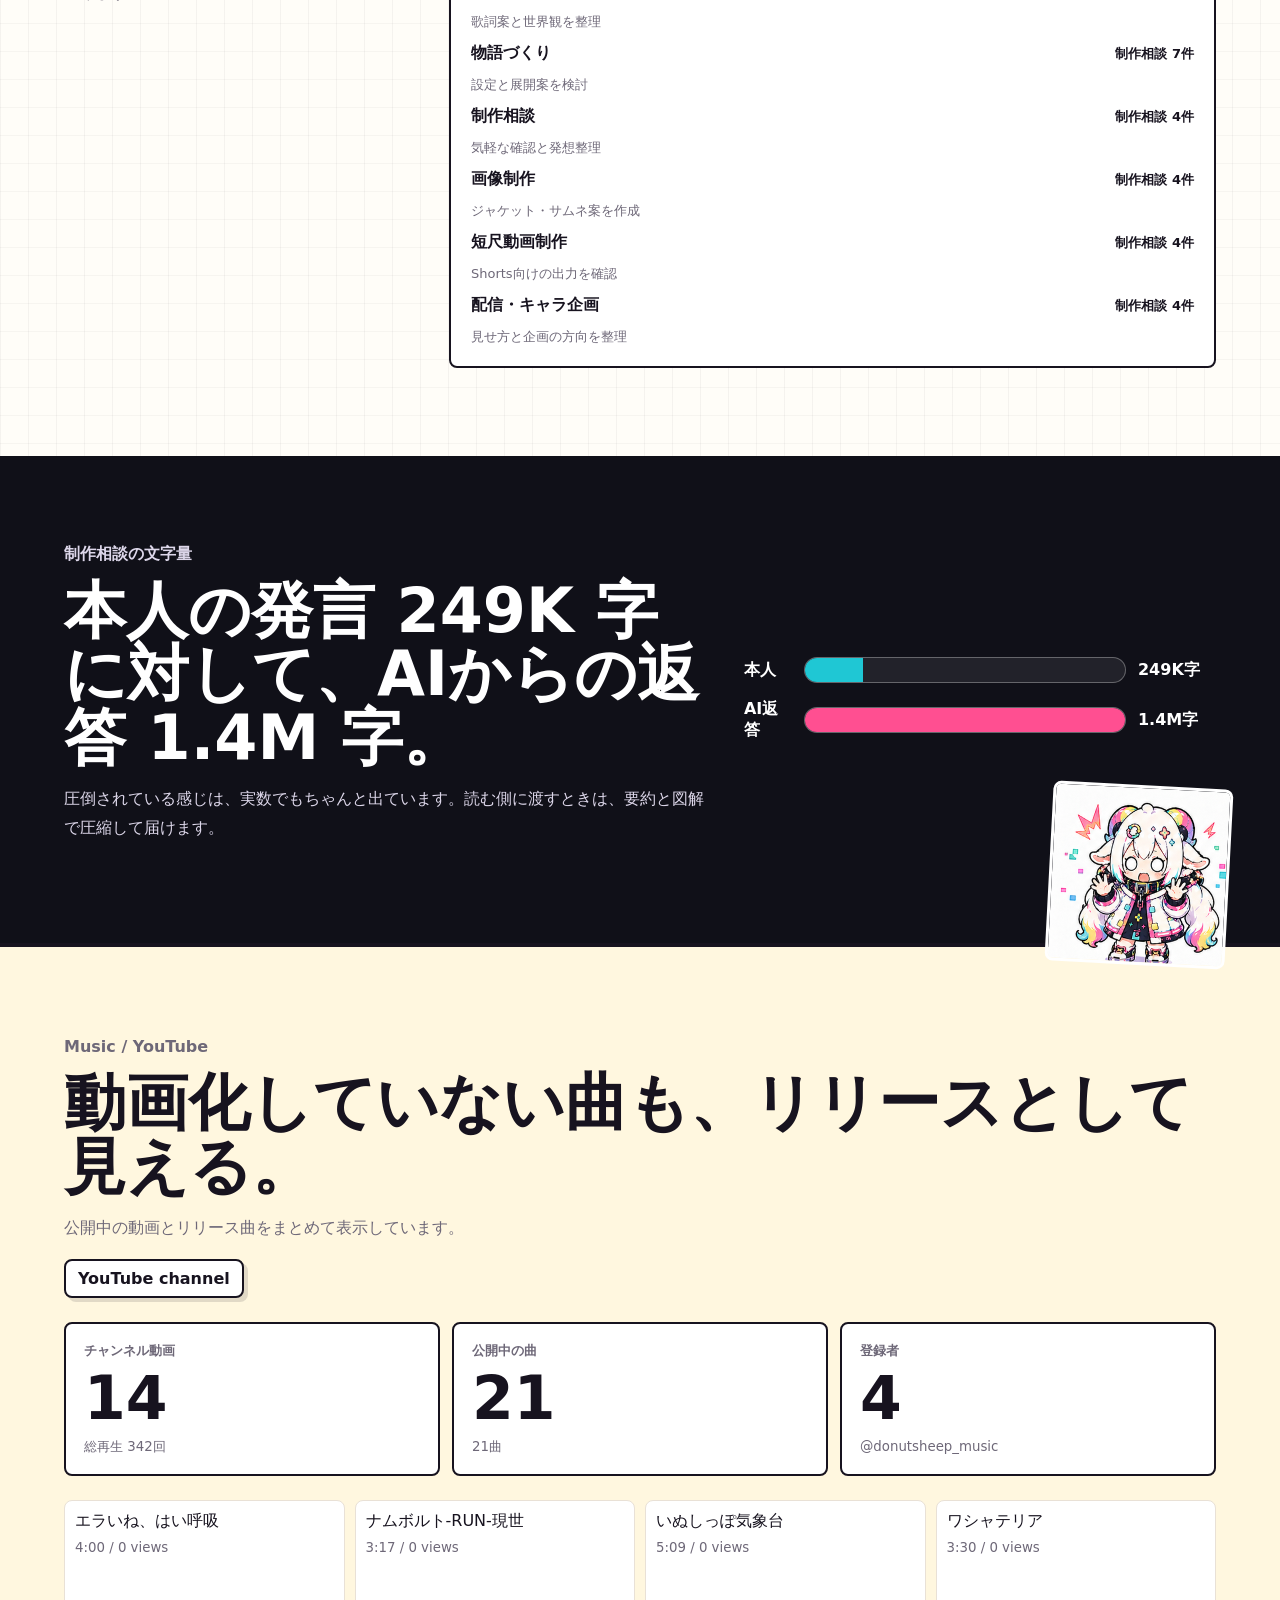
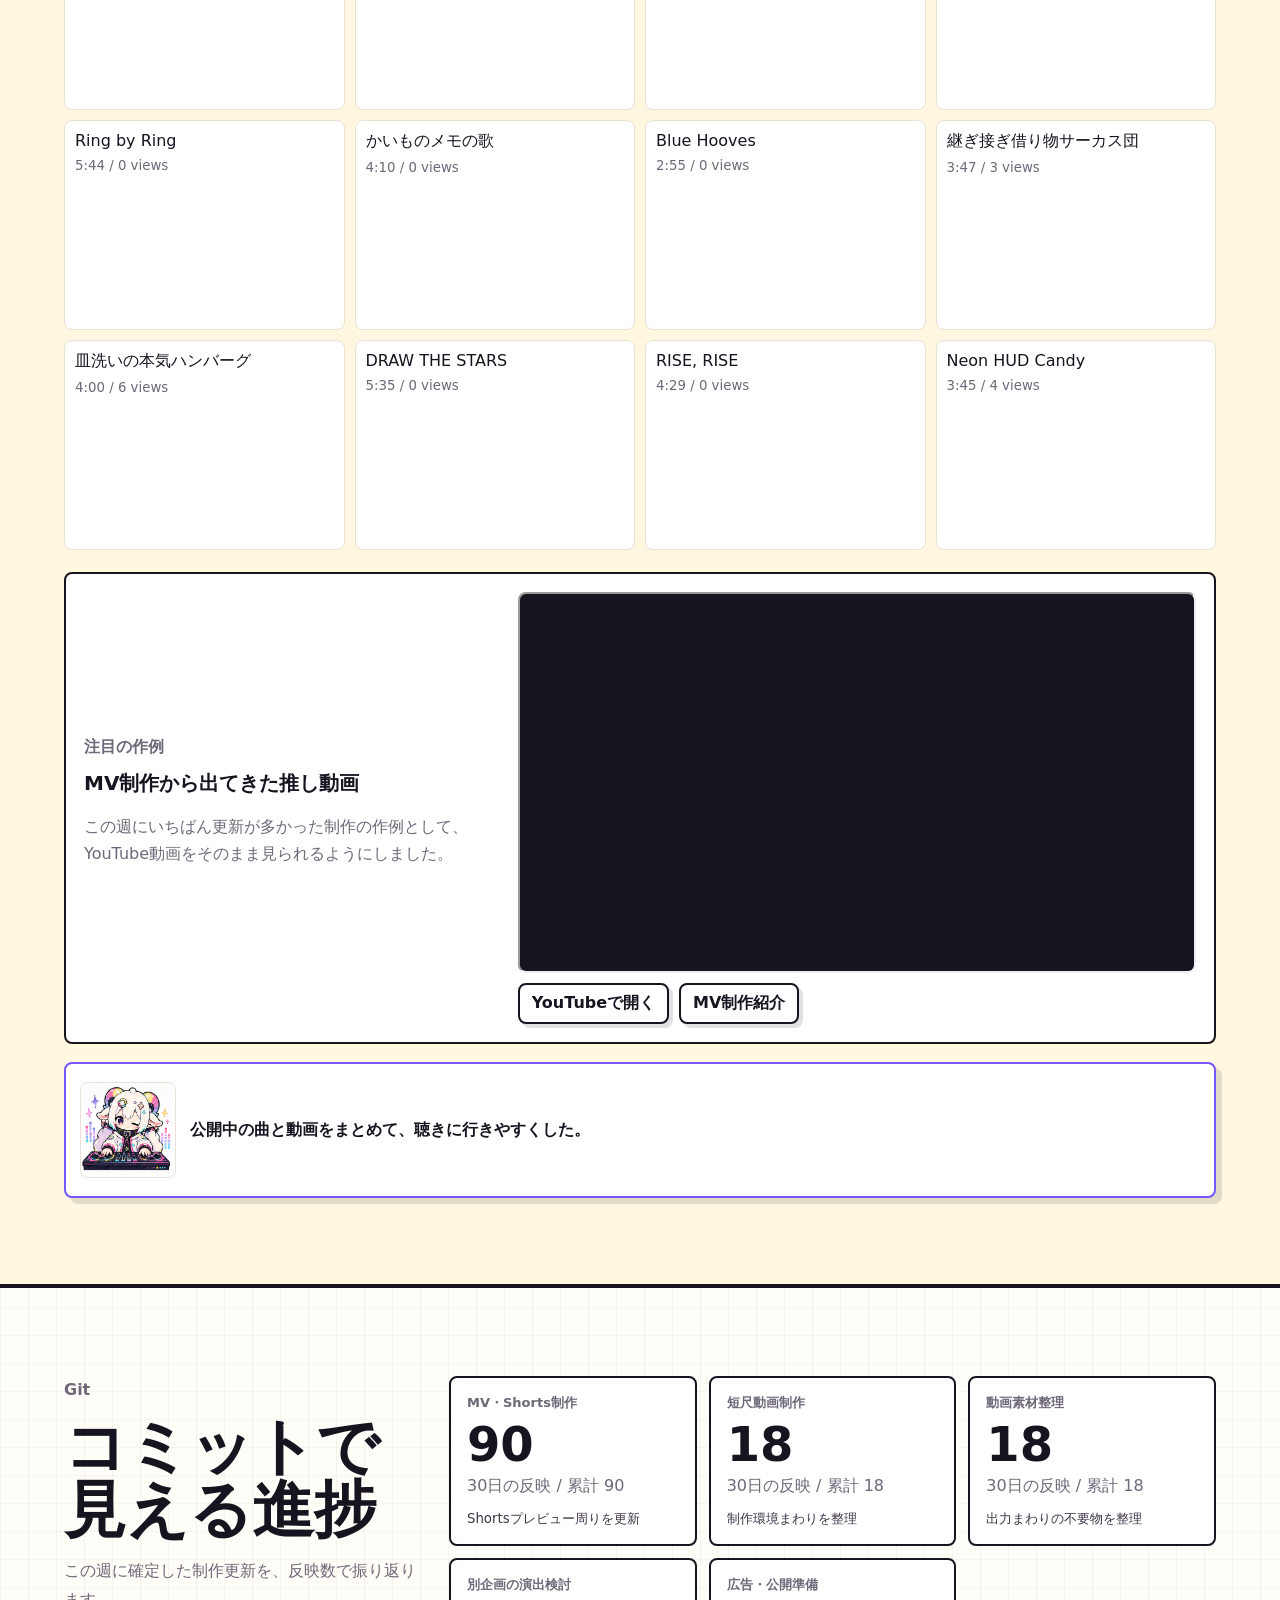
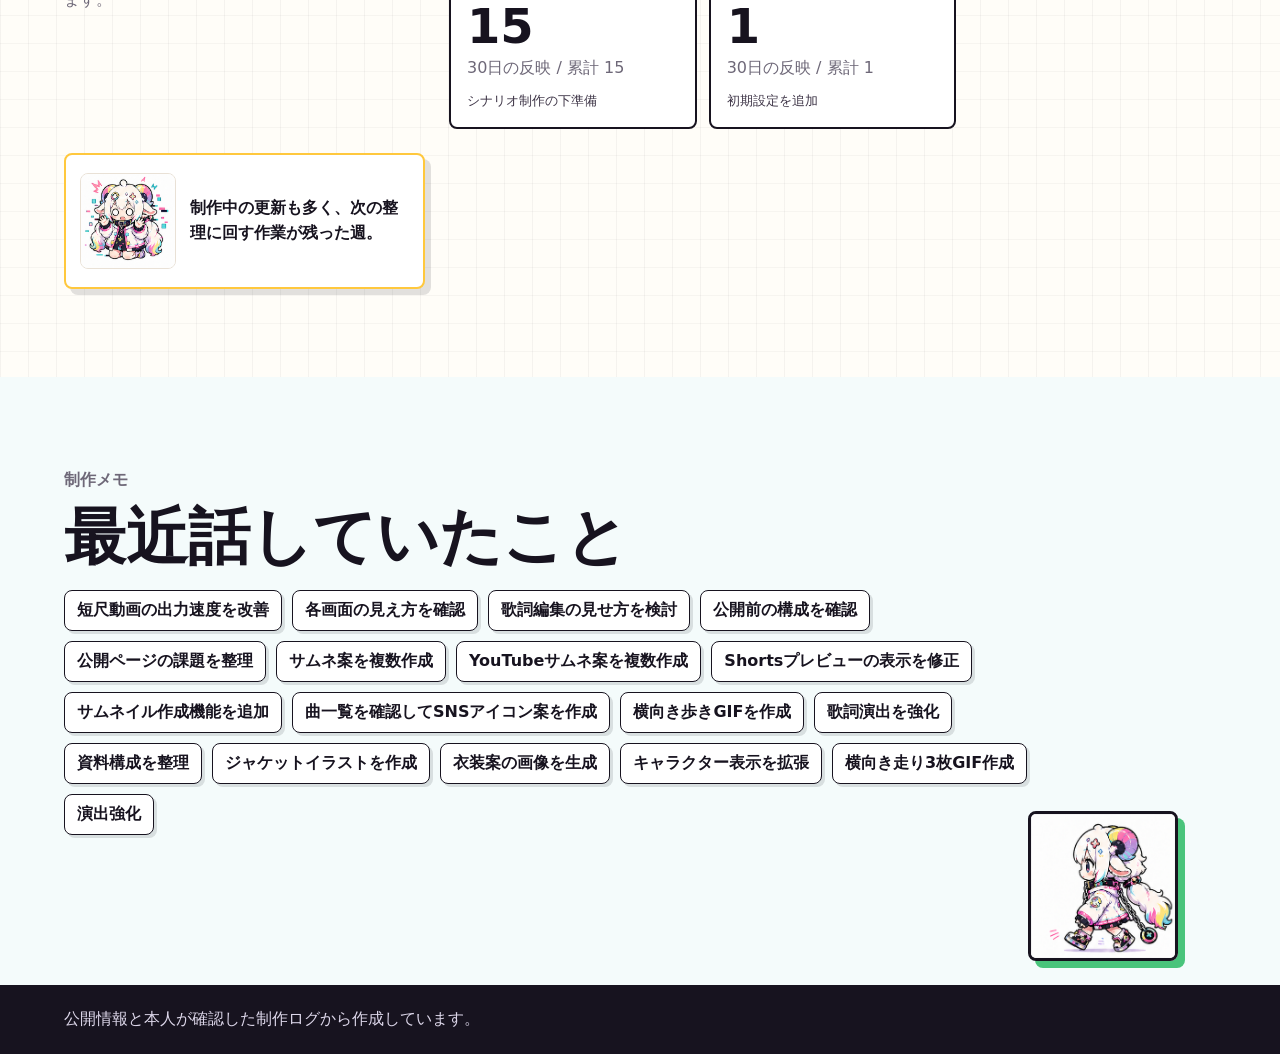
<file: activity-logs/2026-05-17.html>
<!doctype html>
<html lang="ja">
<head>
  <meta charset="utf-8">
  <meta name="viewport" content="width=device-width, initial-scale=1">
  <title>donut sheep activity report</title>
  <meta name="description" content="どーなつひつじ / donut sheep の制作活動レポート">
  <link rel="icon" href="../favicon.ico">
  <link rel="stylesheet" href="../assets/styles.css">
</head>
<body>
  <header class="site-header">
    <a href="#top" class="brand">donut sheep activity</a>
    <nav aria-label="sections">
      <a href="#codex">制作</a>
      <a href="#music">Music</a>
      <a href="#git">Git</a>
      <a href="#topics">Topics</a>
    </nav>
  </header>

  <main id="top">
    <section class="hero-band">
      <div class="hero-copy">
        <p class="eyebrow">初回活動ログ / 2026.05.17 18:05</p>
        <h1><span class="desktop-title">作って、話して、曲を出す。<br>どーなつひつじ活動ログ。</span><span class="mobile-title">作って、話して、<br>曲を出す。<br>どーなつひつじ<br>活動ログ。</span></h1>
        <p class="lead">制作相談、Git更新、<br class="mobile-only">公開中の曲をまとめて、<br class="mobile-only">外から見える活動報告にしました。</p>
        <div class="previous-report-link"><a class="report-post-link" href="https://x.com/donut_sheep/status/2055995990302396451" target="_blank" rel="noreferrer">この活動ログの紹介ポストを見る</a></div>
      </div>
      <div class="hero-stage" aria-hidden="true">
        <img class="character hero-sticker" src="../assets/characters/wave.png" alt="waving channel character" loading="lazy">
        <div class="hero-badge">AI返答量<br><strong>1.4M</strong>字</div>
      </div>
    </section>

    <section class="metrics-grid" aria-label="summary metrics">
      <article class="metric-card accent-cyan"><span>制作相談ログ</span><strong>90</strong><p>本人との制作会話</p></article>
<article class="metric-card accent-pink"><span>制作中のやり取り</span><strong>999</strong><p>発言量 249K字</p></article>
<article class="metric-card accent-yellow"><span>AI返答量</span><strong>1.4M</strong><p>本人の発言の5.6倍</p></article>
<article class="metric-card accent-green"><span>Git更新</span><strong>142</strong><p>直近30日のコミット</p></article>
    </section>

    <section class="comment-strip">
      <div class="speech hot"><img class="character" src="../assets/characters/overwhelmed.png" alt="overwhelmed character" loading="lazy"><p>AIの返答が約5.6倍。読むだけでも重さがある週。</p></div>
      <div class="speech flat"><img class="character" src="../assets/characters/deadpan.png" alt="deadpan character" loading="lazy"><p>制作相談として数えるのは、本人との会話だけ。水増ししない。</p></div>
      <div class="speech cool"><img class="character" src="../assets/characters/coding.png" alt="coding character" loading="lazy"><p>中心はMV・Shorts制作。検証と素材管理も同時進行。</p></div>
    </section>

    <section id="codex" class="section-grid">
      <div class="section-title">
        <p class="eyebrow">制作ログ</p>
        <h2>制作相談の熱量</h2>
        <p>この週に動いた制作テーマを、名前と数字で振り返ります。</p>
      </div>
      <div class="panel wide">
        <div class="panel-head">
          <h3>制作テーマ別の動き</h3>
          <span>今週の制作ログ</span>
        </div>
        <div class="project-list">
          <div class="project-row"><div class="project-name">MV・Shorts制作</div><div class="project-bar-wrap"><div class="project-bar" style="width:100%"></div></div><div class="project-count">制作相談 29件</div><div class="project-sub">MV制作、Shortsプレビュー、素材管理をまとめて進行</div></div>
<div class="project-row"><div class="project-name">別企画の演出検討</div><div class="project-bar-wrap"><div class="project-bar" style="width:52%"></div></div><div class="project-count">制作相談 15件</div><div class="project-sub">シナリオと画面演出の下準備</div></div>
<div class="project-row"><div class="project-name">作詞・曲づくり</div><div class="project-bar-wrap"><div class="project-bar" style="width:41%"></div></div><div class="project-count">制作相談 12件</div><div class="project-sub">歌詞案と世界観を整理</div></div>
<div class="project-row"><div class="project-name">物語づくり</div><div class="project-bar-wrap"><div class="project-bar" style="width:24%"></div></div><div class="project-count">制作相談 7件</div><div class="project-sub">設定と展開案を検討</div></div>
<div class="project-row"><div class="project-name">制作相談</div><div class="project-bar-wrap"><div class="project-bar" style="width:14%"></div></div><div class="project-count">制作相談 4件</div><div class="project-sub">気軽な確認と発想整理</div></div>
<div class="project-row"><div class="project-name">画像制作</div><div class="project-bar-wrap"><div class="project-bar" style="width:14%"></div></div><div class="project-count">制作相談 4件</div><div class="project-sub">ジャケット・サムネ案を作成</div></div>
<div class="project-row"><div class="project-name">短尺動画制作</div><div class="project-bar-wrap"><div class="project-bar" style="width:14%"></div></div><div class="project-count">制作相談 4件</div><div class="project-sub">Shorts向けの出力を確認</div></div>
<div class="project-row"><div class="project-name">配信・キャラ企画</div><div class="project-bar-wrap"><div class="project-bar" style="width:14%"></div></div><div class="project-count">制作相談 4件</div><div class="project-sub">見せ方と企画の方向を整理</div></div>
        </div>
      </div>
    </section>

    <section class="word-battle">
      <div>
        <p class="eyebrow">制作相談の文字量</p>
        <h2>本人の発言 249K 字に対して、AIからの返答 1.4M 字。</h2>
        <p>圧倒されている感じは、実数でもちゃんと出ています。読む側に渡すときは、要約と図解で圧縮して届けます。</p>
      </div>
      <div class="battle-bars" aria-label="text volume comparison">
        <div class="battle-row user"><span>本人</span><div><i style="width:18%"></i></div><b>249K字</b></div>
        <div class="battle-row ai"><span>AI返答</span><div><i style="width:100%"></i></div><b>1.4M字</b></div>
      </div>
      <img class="character battle-character" src="../assets/characters/shock.png" alt="shocked character" loading="lazy">
    </section>

    <section id="music" class="music-band">
      <div class="section-title">
        <p class="eyebrow">Music / YouTube</p>
        <h2>動画化していない曲も、リリースとして見える。</h2>
        <p>公開中の動画とリリース曲をまとめて表示しています。</p>
        <div class="section-actions">
          <a href="https://www.youtube.com/@donutsheep_music" target="_blank" rel="noreferrer">YouTube channel</a>
        </div>
      </div>
      <div class="music-stats">
        <article><span>チャンネル動画</span><strong>14</strong><small>総再生 342回</small></article>
        <article><span>公開中の曲</span><strong>21</strong><small>21曲</small></article>
        <article><span>登録者</span><strong>4</strong><small>@donutsheep_music</small></article>
      </div>
      <div class="release-list">
        <a class="release-item" href="https://www.youtube.com/playlist?list=OLAK5uy_kBPpmOHfzmEoNoJzDXlqTjNpdkgv6LuKc" target="_blank" rel="noreferrer"><span>エラいね、はい呼吸</span><small>4:00 / 0 views</small></a>
<a class="release-item" href="https://www.youtube.com/playlist?list=OLAK5uy_m_-9JWy3RU4yc1vginobOPbHAv6M-VYAo" target="_blank" rel="noreferrer"><span>ナムボルト-RUN-現世</span><small>3:17 / 0 views</small></a>
<a class="release-item" href="https://www.youtube.com/playlist?list=OLAK5uy_kn3voGvGtp9pWEZFOy17sUsPiVKXadAR4" target="_blank" rel="noreferrer"><span>いぬしっぽ気象台</span><small>5:09 / 0 views</small></a>
<a class="release-item" href="https://www.youtube.com/playlist?list=OLAK5uy_nekI0XTmxczbkdEbgU4oNLT6NVM3J8aXM" target="_blank" rel="noreferrer"><span>ワシャテリア</span><small>3:30 / 0 views</small></a>
<a class="release-item" href="https://www.youtube.com/playlist?list=OLAK5uy_n8mAuZuAXtsTG_7XJvn-hE5A8Is2zqUgU" target="_blank" rel="noreferrer"><span>Ring by Ring</span><small>5:44 / 0 views</small></a>
<a class="release-item" href="https://www.youtube.com/playlist?list=OLAK5uy_mzcY10bWWI4I0hBg43MnCsnDY_hgX7Zqs" target="_blank" rel="noreferrer"><span>かいものメモの歌</span><small>4:10 / 0 views</small></a>
<a class="release-item" href="https://www.youtube.com/playlist?list=OLAK5uy_lOCcNemfabO01J-56nIAF-ZqKxBvd_3hY" target="_blank" rel="noreferrer"><span>Blue Hooves</span><small>2:55 / 0 views</small></a>
<a class="release-item" href="https://www.youtube.com/playlist?list=OLAK5uy_n-nt9kfnPEeKcP_Vjh6lH6nqyrdxM9sPM" target="_blank" rel="noreferrer"><span>継ぎ接ぎ借り物サーカス団</span><small>3:47 / 3 views</small></a>
<a class="release-item" href="https://www.youtube.com/playlist?list=OLAK5uy_mZXuDgcbGVCF7yQ0gKboTuKXoEFI7oB88" target="_blank" rel="noreferrer"><span>皿洗いの本気ハンバーグ</span><small>4:00 / 6 views</small></a>
<a class="release-item" href="https://www.youtube.com/playlist?list=OLAK5uy_nCoR1bP54V3nXODXckHSYuBS_5neBSHD8" target="_blank" rel="noreferrer"><span>DRAW THE STARS</span><small>5:35 / 0 views</small></a>
<a class="release-item" href="https://www.youtube.com/playlist?list=OLAK5uy_koQ1OM7gcb_ykiENe_vAlFvrr54zz3N28" target="_blank" rel="noreferrer"><span>RISE, RISE</span><small>4:29 / 0 views</small></a>
<a class="release-item" href="https://www.youtube.com/playlist?list=OLAK5uy_m0Y4_qihgo5r0YimzwF3hxAykBpdEL_Ds" target="_blank" rel="noreferrer"><span>Neon HUD Candy</span><small>3:45 / 4 views</small></a>
      </div>
      <div class="featured-video">
        <div>
          <p class="eyebrow">注目の作例</p>
          <h3>MV制作から出てきた推し動画</h3>
          <p>この週にいちばん更新が多かった制作の作例として、YouTube動画をそのまま見られるようにしました。</p>
        </div>
        <div class="embed-card">
          <iframe src="https://www.youtube.com/embed/VnF2XbWpwSQ" title="MV制作の作例動画" loading="lazy" allow="accelerometer; autoplay; clipboard-write; encrypted-media; gyroscope; picture-in-picture; web-share" allowfullscreen></iframe>
          <div class="video-actions">
            <a class="video-link" href="https://www.youtube.com/watch?v=VnF2XbWpwSQ" target="_blank" rel="noreferrer">YouTubeで開く</a>
            <a class="video-link" href="../music-video-creator.html">MV制作紹介</a>
          </div>
        </div>
      </div>
      <div class="speech music"><img class="character" src="../assets/characters/dj.png" alt="DJ character" loading="lazy"><p>公開中の曲と動画をまとめて、聴きに行きやすくした。</p></div>
    </section>

    <section id="git" class="section-grid git-section">
      <div class="section-title">
        <p class="eyebrow">Git</p>
        <h2>コミットで見える進捗</h2>
        <p>この週に確定した制作更新を、反映数で振り返ります。</p>
      </div>
      <div class="repo-grid">
        <article class="repo-card"><span>MV・Shorts制作</span><strong>90</strong><p>30日の反映 / 累計 90</p><small>Shortsプレビュー周りを更新</small></article>
<article class="repo-card"><span>短尺動画制作</span><strong>18</strong><p>30日の反映 / 累計 18</p><small>制作環境まわりを整理</small></article>
<article class="repo-card"><span>動画素材整理</span><strong>18</strong><p>30日の反映 / 累計 18</p><small>出力まわりの不要物を整理</small></article>
<article class="repo-card"><span>別企画の演出検討</span><strong>15</strong><p>30日の反映 / 累計 15</p><small>シナリオ制作の下準備</small></article>
<article class="repo-card"><span>広告・公開準備</span><strong>1</strong><p>30日の反映 / 累計 1</p><small>初期設定を追加</small></article>
      </div>
      <div class="speech warn"><img class="character" src="../assets/characters/system-error.png" alt="system error character" loading="lazy"><p>制作中の更新も多く、次の整理に回す作業が残った週。</p></div>
    </section>

    <section id="topics" class="topics-band">
      <div class="section-title">
        <p class="eyebrow">制作メモ</p>
        <h2>最近話していたこと</h2>
      </div>
      <div class="topic-cloud">
        <span>短尺動画の出力速度を改善</span>
<span>各画面の見え方を確認</span>
<span>歌詞編集の見せ方を検討</span>
<span>公開前の構成を確認</span>
<span>公開ページの課題を整理</span>
<span>サムネ案を複数作成</span>
<span>YouTubeサムネ案を複数作成</span>
<span>Shortsプレビューの表示を修正</span>
<span>サムネイル作成機能を追加</span>
<span>曲一覧を確認してSNSアイコン案を作成</span>
<span>横向き歩きGIFを作成</span>
<span>歌詞演出を強化</span>
<span>資料構成を整理</span>
<span>ジャケットイラストを作成</span>
<span>衣装案の画像を生成</span>
<span>キャラクター表示を拡張</span>
<span>横向き走り3枚GIF作成</span>
<span>演出強化</span>
      </div>
      <img class="character walk-character" src="../assets/characters/walk.png" alt="walking character" loading="lazy">
    </section>
  </main>

  <footer>
    <p>公開情報と本人が確認した制作ログから作成しています。</p>
  </footer>
</body>
</html>
</file>
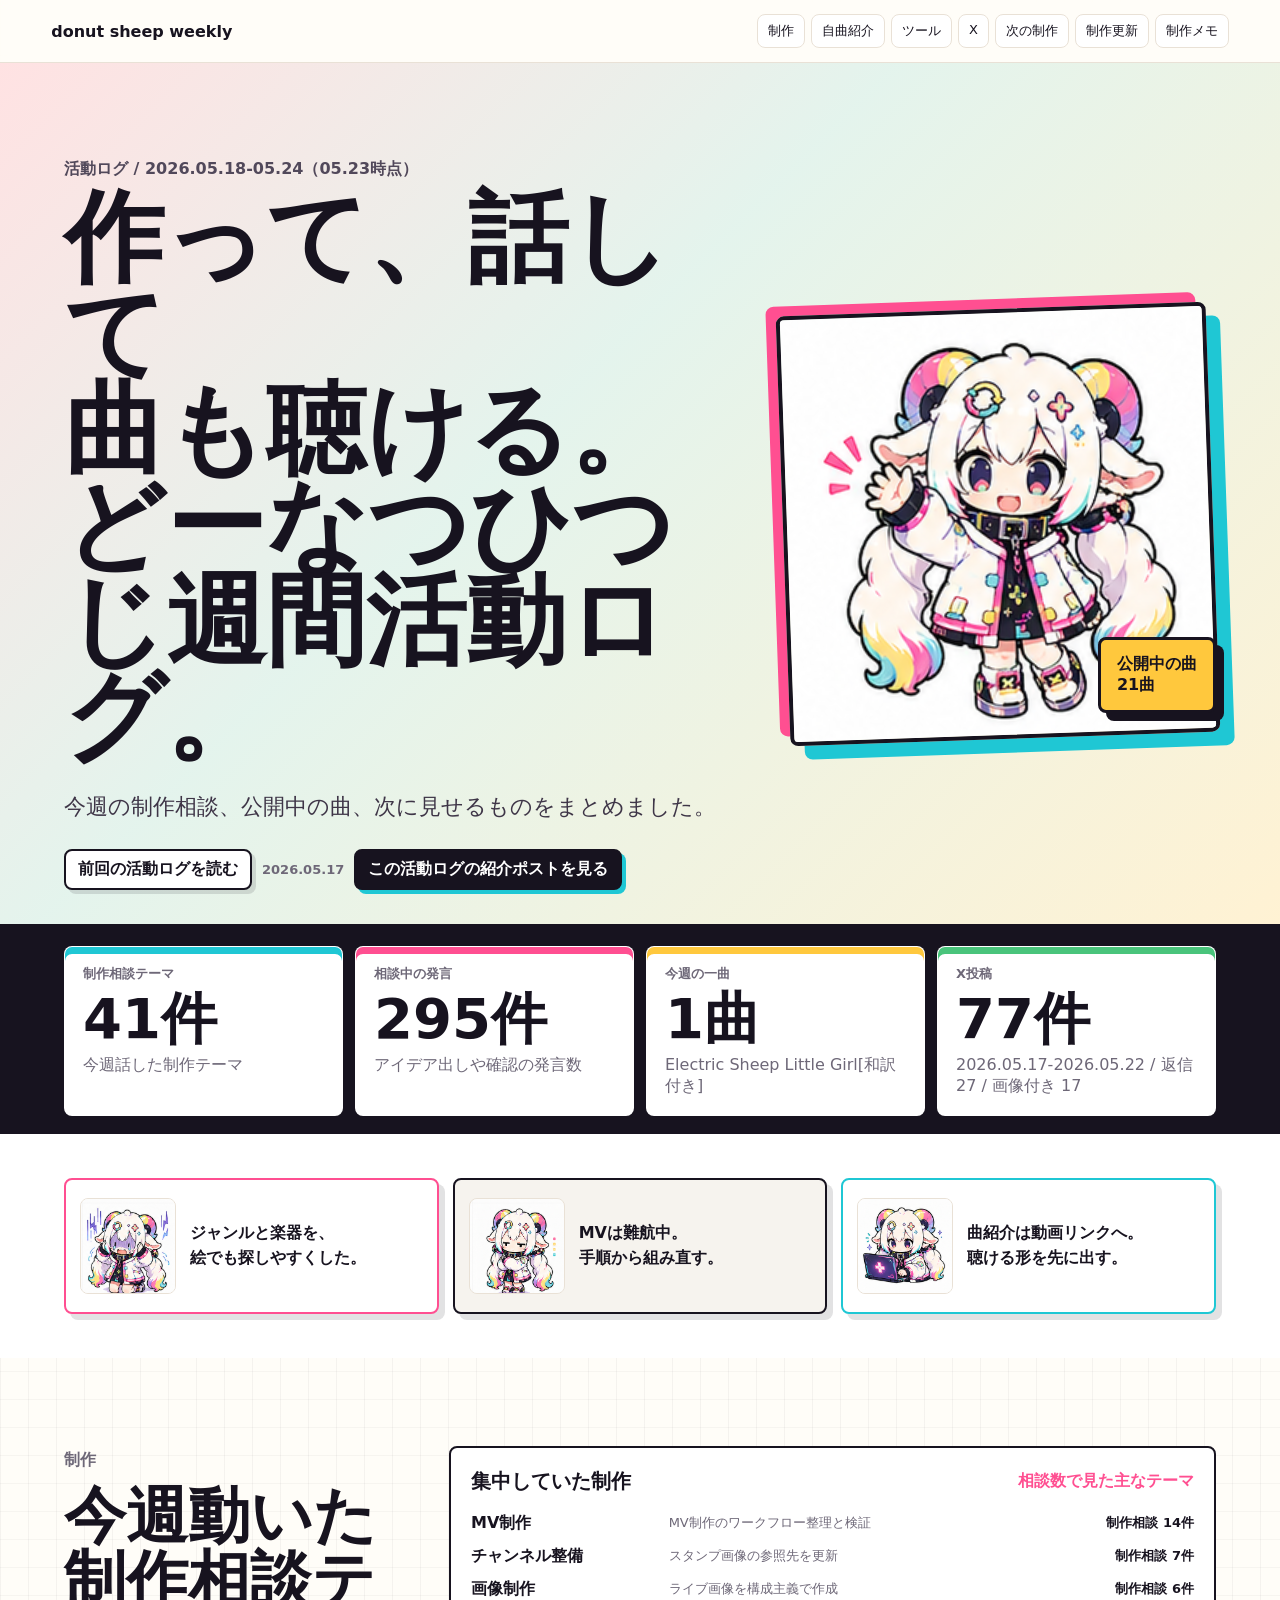
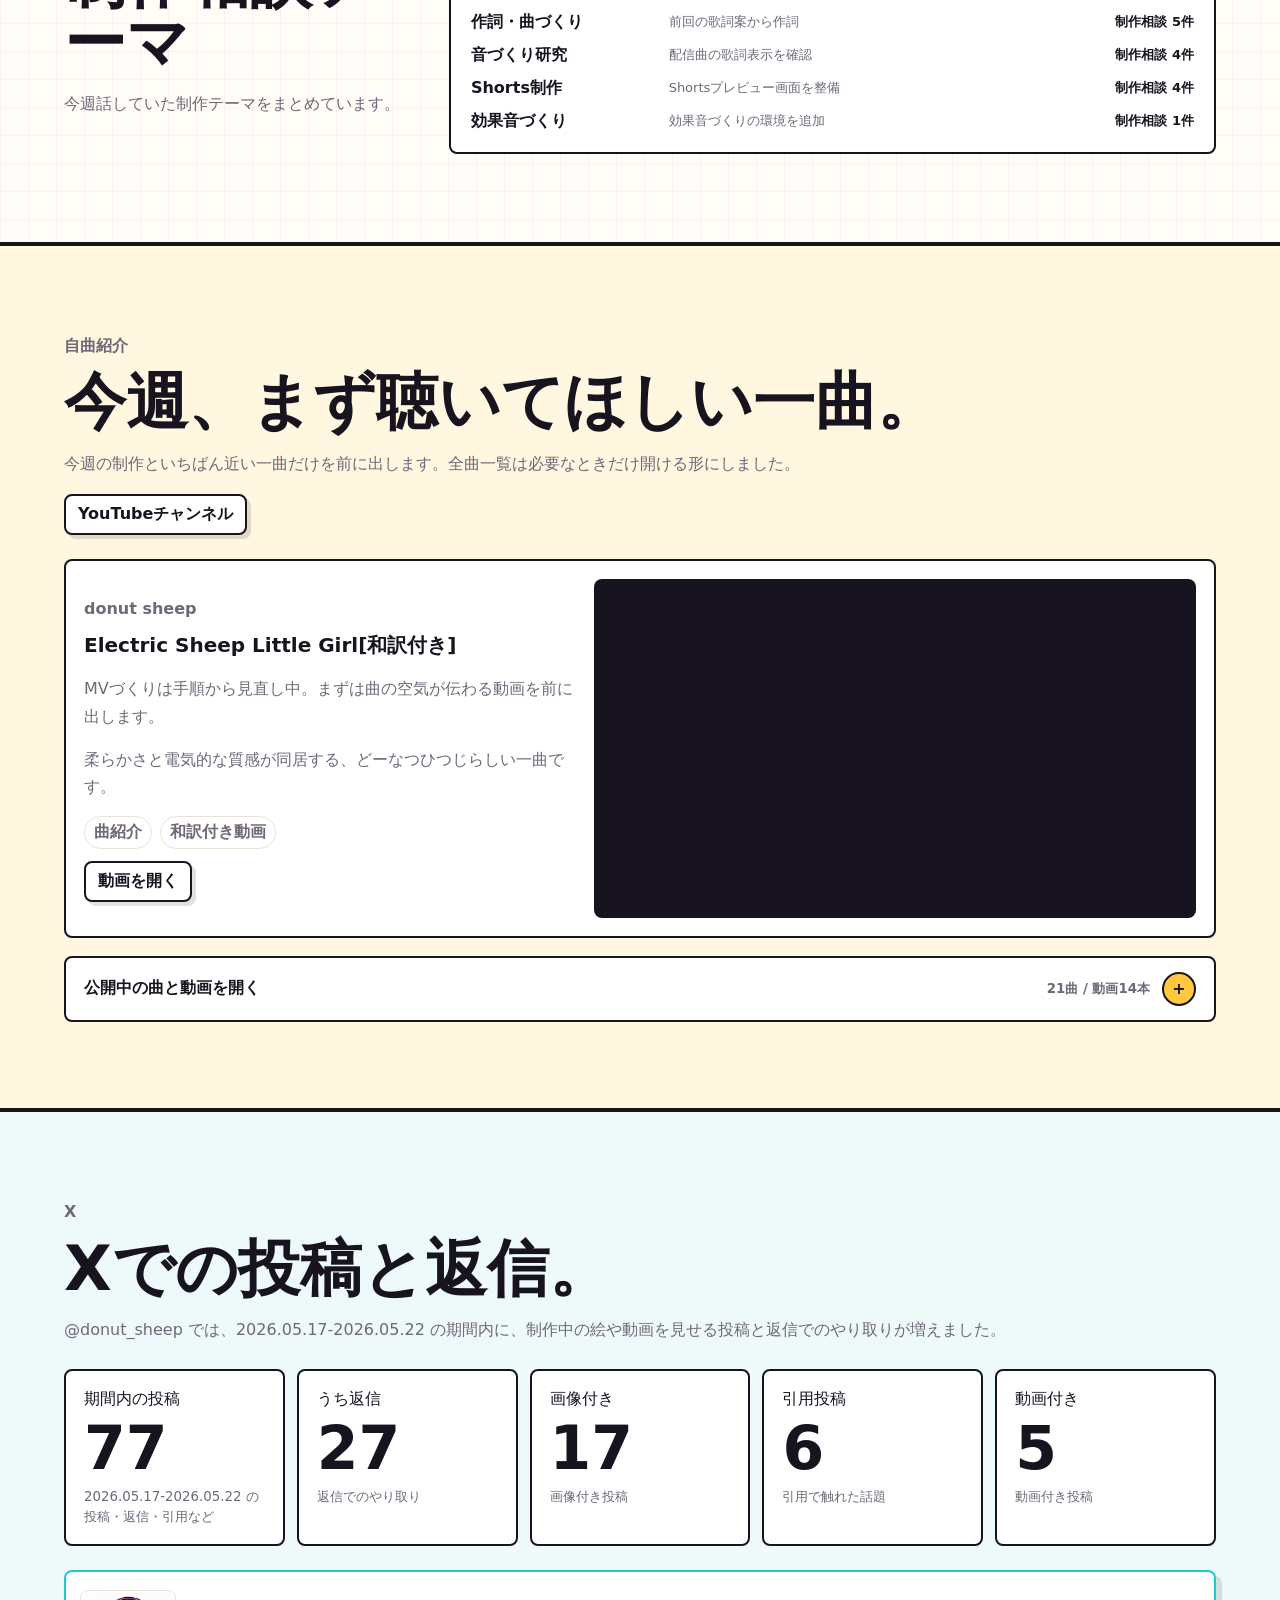
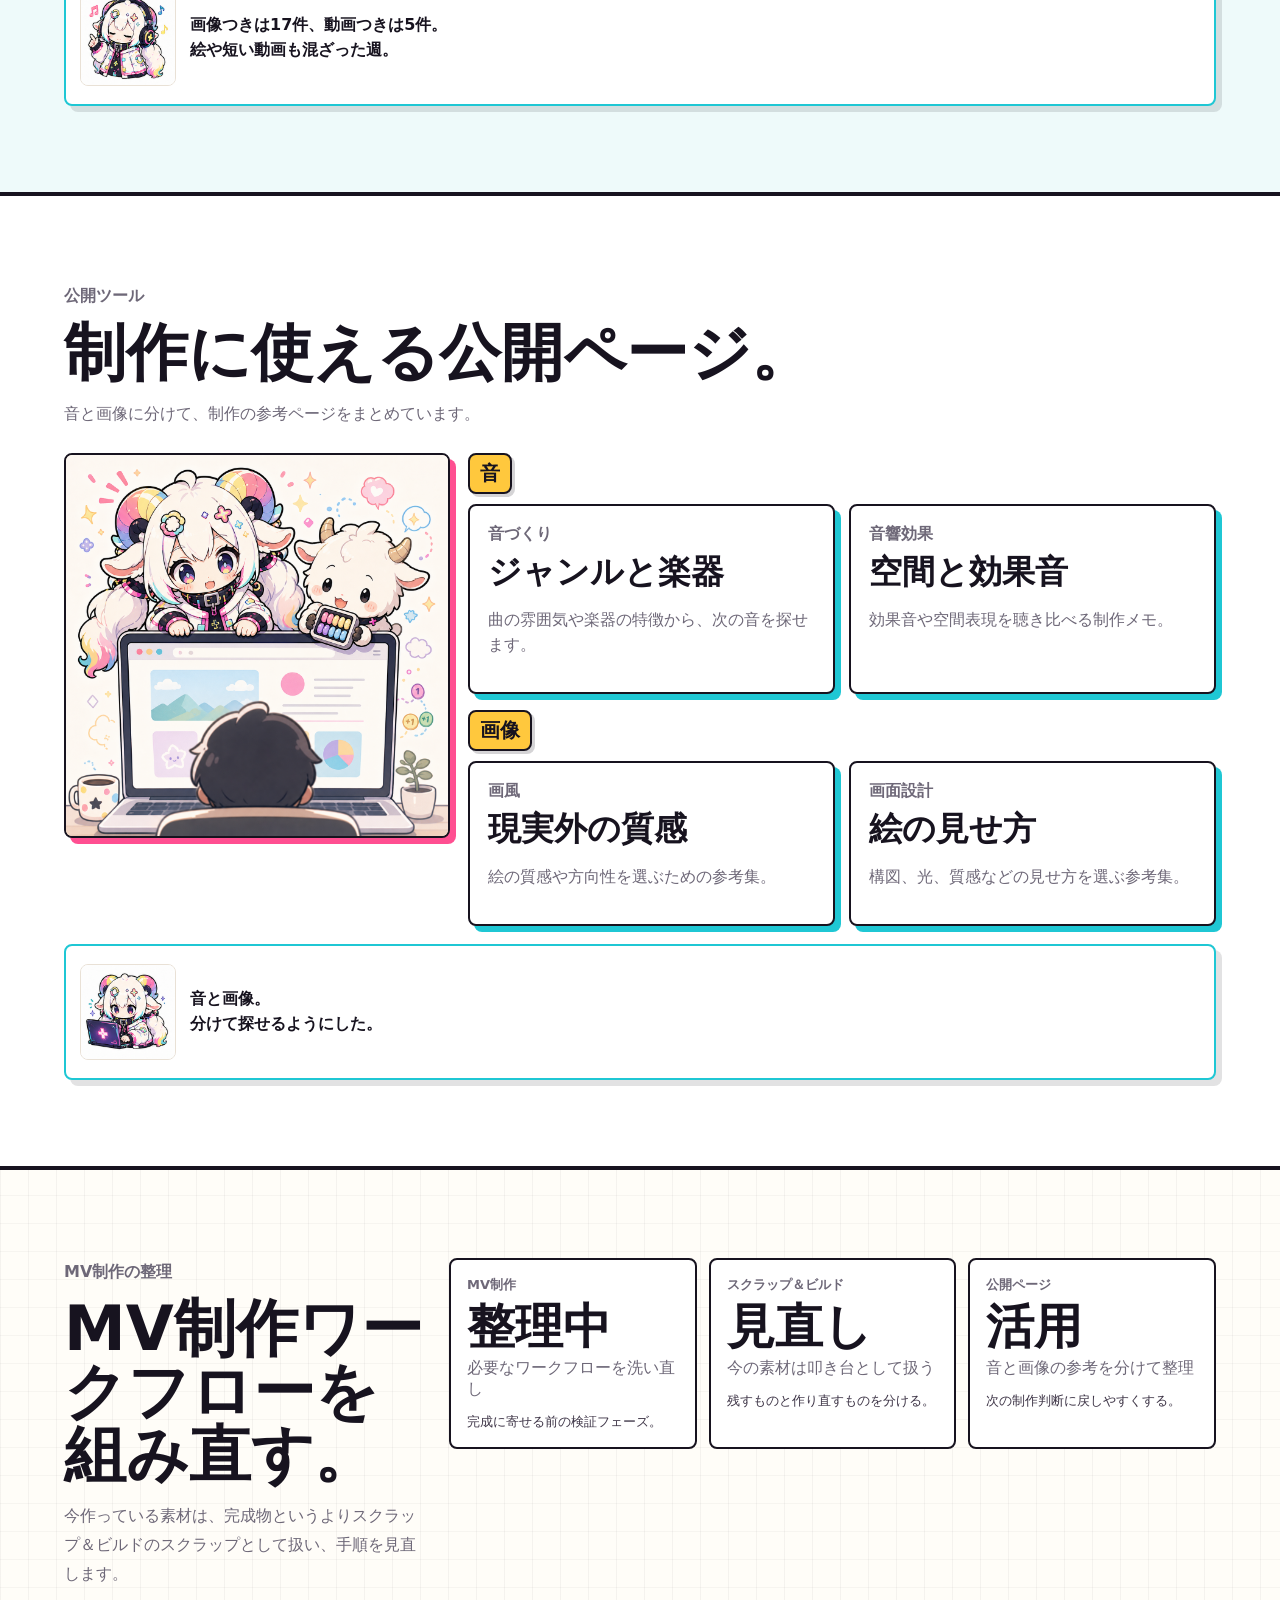
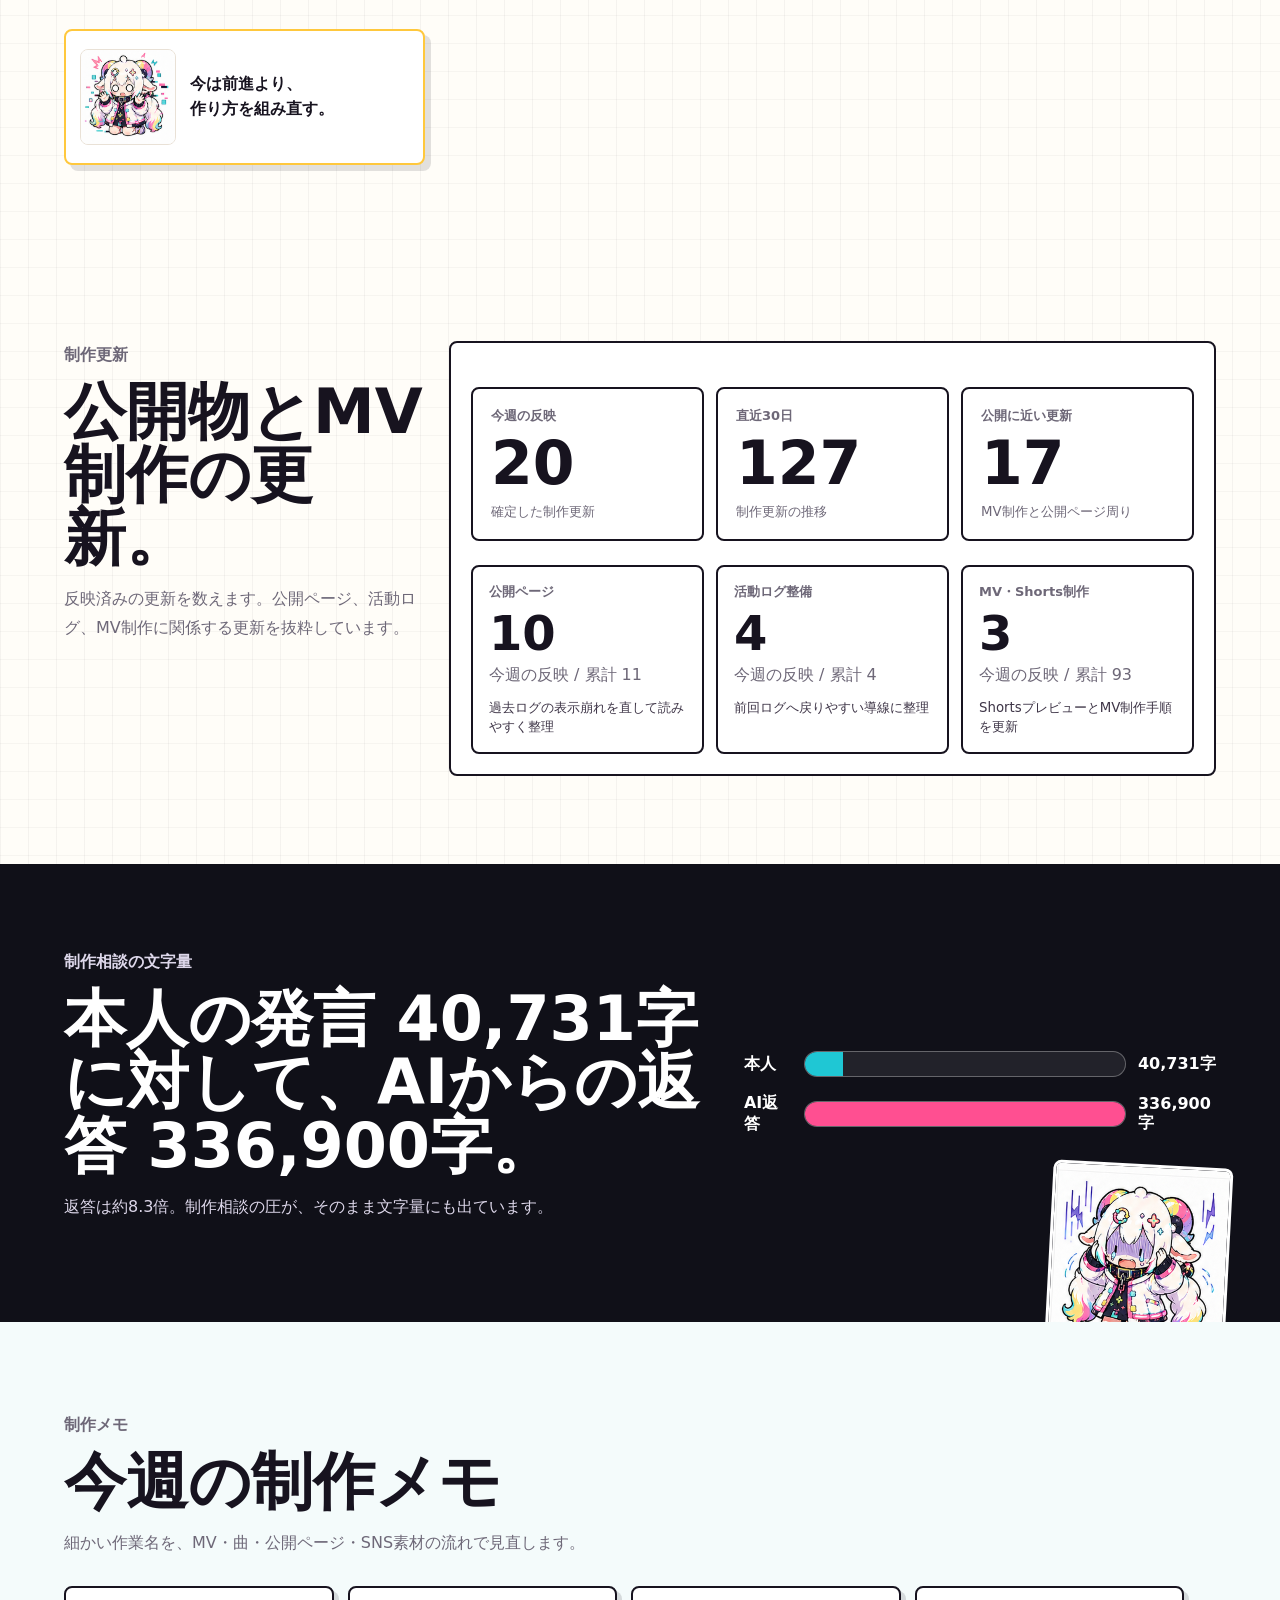
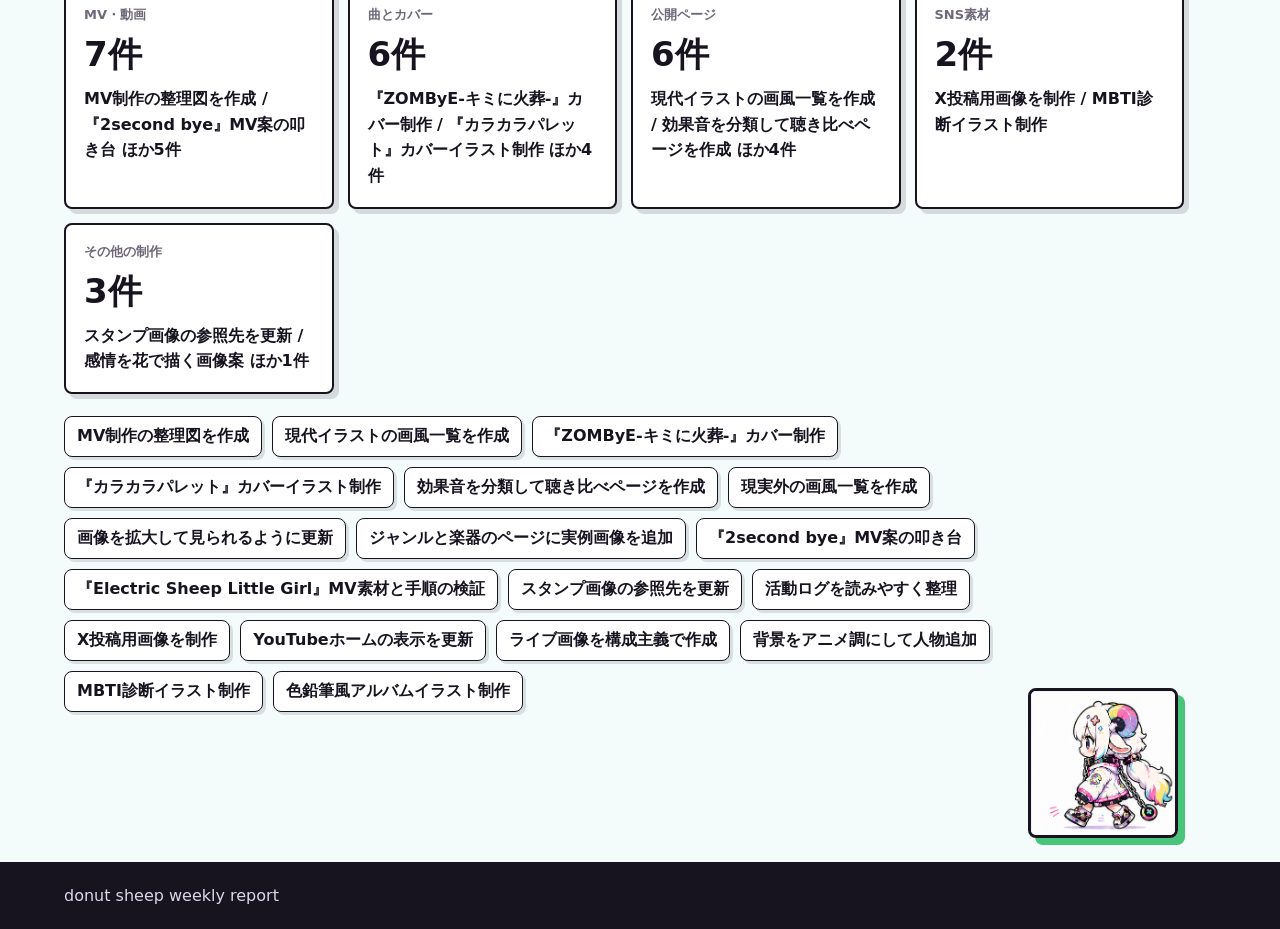
<file: activity-logs/2026-05-18.html>
<!doctype html>
<html lang="ja">
<head>
  <meta charset="utf-8">
  <meta name="viewport" content="width=device-width, initial-scale=1">
  <title>donut sheep weekly report</title>
  <meta name="description" content="どーなつひつじ / donut sheep の制作活動レポート">
  <link rel="icon" href="../favicon.ico">
  <link rel="stylesheet" href="../assets/styles.css">
</head>
<body>
  <header class="site-header">
    <a href="#top" class="brand">donut sheep weekly</a>
    <nav aria-label="sections">
      <a href="#codex">制作</a>
      <a href="#music">自曲紹介</a>
      <a href="#tools">ツール</a>
      <a href="#x">X</a>
      <a href="#next">次の制作</a>
      <a href="#git">制作更新</a>
      <a href="#topics">制作メモ</a>
    </nav>
  </header>

  <main id="top">
    <section class="hero-band">
      <div class="hero-copy">
        <p class="eyebrow">活動ログ / 2026.05.18-05.24（05.23時点）</p>
        <h1><span class="desktop-title">作って、話して<br>曲も聴ける。<br>どーなつひつじ週間活動ログ。</span><span class="mobile-title">作って、話して<br>曲も聴ける。<br>どーなつひつじ<br>週間活動ログ。</span></h1>
        <p class="lead">今週の制作相談、<br class="mobile-only">公開中の曲、<br class="mobile-only">次に見せるものをまとめました。</p>
        <div class="previous-report-link"><div class="previous-report-item"><a href="2026-05-17.html">前回の活動ログを読む</a><span>2026.05.17</span></div><a class="report-post-link" href="https://x.com/donut_sheep/status/2057958223525863728" target="_blank" rel="noreferrer">この活動ログの紹介ポストを見る</a></div>
      </div>
      <div class="hero-stage" aria-hidden="true">
        <img class="character hero-sticker" src="../assets/characters/wave.png" alt="waving channel character" loading="lazy">
        <div class="hero-badge">公開中の曲<br><strong>21</strong>曲</div>
      </div>
    </section>

    <section class="metrics-grid" aria-label="summary metrics">
      <article class="metric-card accent-cyan"><span>制作相談テーマ</span><strong>41件</strong><p>今週話した制作テーマ</p></article>
<article class="metric-card accent-pink"><span>相談中の発言</span><strong>295件</strong><p>アイデア出しや確認の発言数</p></article>
<article class="metric-card accent-yellow"><span>今週の一曲</span><strong>1曲</strong><p>Electric Sheep Little Girl[和訳付き]</p></article>
<article class="metric-card accent-green"><span>X投稿</span><strong>77件</strong><p>2026.05.17-2026.05.22 / 返信 27 / 画像付き 17</p></article>
    </section>

    <section class="comment-strip">
      <div class="speech hot"><img class="character" src="../assets/characters/overwhelmed.png" alt="overwhelmed character" loading="lazy"><p>ジャンルと楽器を、<br>絵でも探しやすくした。</p></div>
      <div class="speech flat"><img class="character" src="../assets/characters/deadpan.png" alt="deadpan character" loading="lazy"><p>MVは難航中。<br>手順から組み直す。</p></div>
      <div class="speech cool"><img class="character" src="../assets/characters/coding.png" alt="coding character" loading="lazy"><p>曲紹介は動画リンクへ。<br>聴ける形を先に出す。</p></div>
    </section>

    <section id="codex" class="section-grid">
      <div class="section-title">
        <p class="eyebrow">制作</p>
        <h2>今週動いた制作相談テーマ</h2>
        <p>今週話していた制作テーマをまとめています。</p>
      </div>
      <div class="panel wide">
        <div class="panel-head">
          <h3>集中していた制作</h3>
          <span>相談数で見た主なテーマ</span>
        </div>
        <div class="project-list">
          <div class="project-row"><div class="project-name">MV制作</div><div class="project-sub">MV制作のワークフロー整理と検証</div><div class="project-count">制作相談 14件</div></div>
<div class="project-row"><div class="project-name">チャンネル整備</div><div class="project-sub">スタンプ画像の参照先を更新</div><div class="project-count">制作相談 7件</div></div>
<div class="project-row"><div class="project-name">画像制作</div><div class="project-sub">ライブ画像を構成主義で作成</div><div class="project-count">制作相談 6件</div></div>
<div class="project-row"><div class="project-name">作詞・曲づくり</div><div class="project-sub">前回の歌詞案から作詞</div><div class="project-count">制作相談 5件</div></div>
<div class="project-row"><div class="project-name">音づくり研究</div><div class="project-sub">配信曲の歌詞表示を確認</div><div class="project-count">制作相談 4件</div></div>
<div class="project-row"><div class="project-name">Shorts制作</div><div class="project-sub">Shortsプレビュー画面を整備</div><div class="project-count">制作相談 4件</div></div>
<div class="project-row"><div class="project-name">効果音づくり</div><div class="project-sub">効果音づくりの環境を追加</div><div class="project-count">制作相談 1件</div></div>
        </div>
      </div>
    </section>

    
    <section id="music" class="music-band">
      <div class="section-title">
        <p class="eyebrow">自曲紹介</p>
        <h2>今週、まず聴いてほしい一曲。</h2>
        <p>今週の制作といちばん近い一曲だけを前に出します。全曲一覧は必要なときだけ開ける形にしました。</p>
        <div class="section-actions">
          <a href="https://www.youtube.com/@donutsheep_music" target="_blank" rel="noreferrer">YouTubeチャンネル</a>
        </div>
      </div>
      <div class="song-feature">
        <div>
          <p class="eyebrow">donut sheep</p>
          <h3>Electric Sheep Little Girl[和訳付き]</h3>
          <p>MVづくりは手順から見直し中。まずは曲の空気が伝わる動画を前に出します。</p>
          <p>柔らかさと電気的な質感が同居する、どーなつひつじらしい一曲です。</p>
          <div class="tag-row"><span>曲紹介</span><span>和訳付き動画</span></div>
          <a class="video-link" href="https://youtu.be/VnF2XbWpwSQ?si=j9BqxFTAYxVJQWuj" target="_blank" rel="noreferrer">動画を開く</a>
        </div>
        <iframe src="https://www.youtube.com/embed/VnF2XbWpwSQ" title="Electric Sheep Little Girl[和訳付き]" loading="lazy" allow="accelerometer; autoplay; clipboard-write; encrypted-media; gyroscope; picture-in-picture; web-share" allowfullscreen></iframe>
      </div>
      <details class="catalog-panel">
        <summary><span>公開中の曲と動画を開く</span><small>21曲 / 動画14本</small></summary>
        <div class="music-stats">
          <article><span>チャンネル動画</span><strong>14</strong><small>総再生 379回</small></article>
          <article><span>公開中の曲</span><strong>21</strong><small>リリース曲一覧</small></article>
          <article><span>登録者</span><strong>5</strong><small>@donutsheep_music</small></article>
        </div>
        <div class="release-list">
          <a class="release-item" href="https://www.youtube.com/playlist?list=OLAK5uy_kBPpmOHfzmEoNoJzDXlqTjNpdkgv6LuKc" target="_blank" rel="noreferrer"><span class="release-cover"><img src="../assets/release-art/OLAK5uy_kBPpmOHfzmEoNoJzDXlqTjNpdkgv6LuKc.jpg" alt="エラいね、はい呼吸 のカバー画像" loading="lazy"></span><span class="release-title">エラいね、はい呼吸</span><small>4:00 / 5回再生</small></a>
<a class="release-item" href="https://www.youtube.com/playlist?list=OLAK5uy_m_-9JWy3RU4yc1vginobOPbHAv6M-VYAo" target="_blank" rel="noreferrer"><span class="release-cover"><img src="../assets/release-art/OLAK5uy_m_-9JWy3RU4yc1vginobOPbHAv6M-VYAo.jpg" alt="ナムボルト-RUN-現世 のカバー画像" loading="lazy"></span><span class="release-title">ナムボルト-RUN-現世</span><small>3:17 / 1回再生</small></a>
<a class="release-item" href="https://www.youtube.com/playlist?list=OLAK5uy_kn3voGvGtp9pWEZFOy17sUsPiVKXadAR4" target="_blank" rel="noreferrer"><span class="release-cover"><img src="../assets/release-art/OLAK5uy_kn3voGvGtp9pWEZFOy17sUsPiVKXadAR4.jpg" alt="いぬしっぽ気象台 のカバー画像" loading="lazy"></span><span class="release-title">いぬしっぽ気象台</span><small>5:09 / 1回再生</small></a>
<a class="release-item" href="https://www.youtube.com/playlist?list=OLAK5uy_nekI0XTmxczbkdEbgU4oNLT6NVM3J8aXM" target="_blank" rel="noreferrer"><span class="release-cover"><img src="../assets/release-art/OLAK5uy_nekI0XTmxczbkdEbgU4oNLT6NVM3J8aXM.jpg" alt="ワシャテリア のカバー画像" loading="lazy"></span><span class="release-title">ワシャテリア</span><small>3:30 / 1回再生</small></a>
<a class="release-item" href="https://www.youtube.com/playlist?list=OLAK5uy_n8mAuZuAXtsTG_7XJvn-hE5A8Is2zqUgU" target="_blank" rel="noreferrer"><span class="release-cover"><img src="../assets/release-art/OLAK5uy_n8mAuZuAXtsTG_7XJvn-hE5A8Is2zqUgU.jpg" alt="Ring by Ring のカバー画像" loading="lazy"></span><span class="release-title">Ring by Ring</span><small>5:44 / 0回再生</small></a>
<a class="release-item" href="https://www.youtube.com/playlist?list=OLAK5uy_mzcY10bWWI4I0hBg43MnCsnDY_hgX7Zqs" target="_blank" rel="noreferrer"><span class="release-cover"><img src="../assets/release-art/OLAK5uy_mzcY10bWWI4I0hBg43MnCsnDY_hgX7Zqs.jpg" alt="かいものメモの歌 のカバー画像" loading="lazy"></span><span class="release-title">かいものメモの歌</span><small>4:10 / 0回再生</small></a>
<a class="release-item" href="https://www.youtube.com/playlist?list=OLAK5uy_lOCcNemfabO01J-56nIAF-ZqKxBvd_3hY" target="_blank" rel="noreferrer"><span class="release-cover"><img src="../assets/release-art/OLAK5uy_lOCcNemfabO01J-56nIAF-ZqKxBvd_3hY.jpg" alt="Blue Hooves のカバー画像" loading="lazy"></span><span class="release-title">Blue Hooves</span><small>2:55 / 0回再生</small></a>
<a class="release-item" href="https://www.youtube.com/playlist?list=OLAK5uy_n-nt9kfnPEeKcP_Vjh6lH6nqyrdxM9sPM" target="_blank" rel="noreferrer"><span class="release-cover"><img src="../assets/release-art/OLAK5uy_n-nt9kfnPEeKcP_Vjh6lH6nqyrdxM9sPM.jpg" alt="継ぎ接ぎ借り物サーカス団 のカバー画像" loading="lazy"></span><span class="release-title">継ぎ接ぎ借り物サーカス団</span><small>3:47 / 3回再生</small></a>
<a class="release-item" href="https://www.youtube.com/playlist?list=OLAK5uy_mZXuDgcbGVCF7yQ0gKboTuKXoEFI7oB88" target="_blank" rel="noreferrer"><span class="release-cover"><img src="../assets/release-art/OLAK5uy_mZXuDgcbGVCF7yQ0gKboTuKXoEFI7oB88.jpg" alt="皿洗いの本気ハンバーグ のカバー画像" loading="lazy"></span><span class="release-title">皿洗いの本気ハンバーグ</span><small>4:00 / 6回再生</small></a>
<a class="release-item" href="https://www.youtube.com/playlist?list=OLAK5uy_nCoR1bP54V3nXODXckHSYuBS_5neBSHD8" target="_blank" rel="noreferrer"><span class="release-cover"><img src="../assets/release-art/OLAK5uy_nCoR1bP54V3nXODXckHSYuBS_5neBSHD8.jpg" alt="DRAW THE STARS のカバー画像" loading="lazy"></span><span class="release-title">DRAW THE STARS</span><small>5:35 / 0回再生</small></a>
<a class="release-item" href="https://www.youtube.com/playlist?list=OLAK5uy_koQ1OM7gcb_ykiENe_vAlFvrr54zz3N28" target="_blank" rel="noreferrer"><span class="release-cover"><img src="../assets/release-art/OLAK5uy_koQ1OM7gcb_ykiENe_vAlFvrr54zz3N28.jpg" alt="RISE, RISE のカバー画像" loading="lazy"></span><span class="release-title">RISE, RISE</span><small>4:29 / 1回再生</small></a>
<a class="release-item" href="https://www.youtube.com/playlist?list=OLAK5uy_m0Y4_qihgo5r0YimzwF3hxAykBpdEL_Ds" target="_blank" rel="noreferrer"><span class="release-cover"><img src="../assets/release-art/OLAK5uy_m0Y4_qihgo5r0YimzwF3hxAykBpdEL_Ds.jpg" alt="Neon HUD Candy のカバー画像" loading="lazy"></span><span class="release-title">Neon HUD Candy</span><small>3:45 / 4回再生</small></a>
<a class="release-item" href="https://www.youtube.com/playlist?list=OLAK5uy_mo6-ecgW5FGHh7VlrSY8kWySjvDVWqp0U" target="_blank" rel="noreferrer"><span class="release-cover"><img src="../assets/release-art/OLAK5uy_mo6-ecgW5FGHh7VlrSY8kWySjvDVWqp0U.jpg" alt="Electric Sheep Little Girl のカバー画像" loading="lazy"></span><span class="release-title">Electric Sheep Little Girl</span><small>4:21 / 3回再生</small></a>
<a class="release-item" href="https://www.youtube.com/playlist?list=OLAK5uy_mtgGGHy652qQi6Bn3MNzd5pZ_LPXdwBpg" target="_blank" rel="noreferrer"><span class="release-cover"><img src="../assets/release-art/OLAK5uy_mtgGGHy652qQi6Bn3MNzd5pZ_LPXdwBpg.jpg" alt="CLUTCH//NOISE のカバー画像" loading="lazy"></span><span class="release-title">CLUTCH//NOISE</span><small>3:31 / 7回再生</small></a>
<a class="release-item" href="https://www.youtube.com/playlist?list=OLAK5uy_l2Uslpnsn3KMdZyZ11tjDmyWN63FytBbI" target="_blank" rel="noreferrer"><span class="release-cover"><img src="../assets/release-art/OLAK5uy_l2Uslpnsn3KMdZyZ11tjDmyWN63FytBbI.jpg" alt="Retry Heartbeat のカバー画像" loading="lazy"></span><span class="release-title">Retry Heartbeat</span><small>3:47 / 0回再生</small></a>
<a class="release-item" href="https://www.youtube.com/playlist?list=OLAK5uy_lNeyFo1OtGypVGDlQnnCrv4SELrynHqbA" target="_blank" rel="noreferrer"><span class="release-cover"><img src="../assets/release-art/OLAK5uy_lNeyFo1OtGypVGDlQnnCrv4SELrynHqbA.jpg" alt="ZOMByE-キミに火葬- のカバー画像" loading="lazy"></span><span class="release-title">ZOMByE-キミに火葬-</span><small>3:15 / 2回再生</small></a>
<a class="release-item" href="https://www.youtube.com/playlist?list=OLAK5uy_lgrVumqoSAPf03ZkZy9Vve4gCm-NOqR8g" target="_blank" rel="noreferrer"><span class="release-cover"><img src="../assets/release-art/OLAK5uy_lgrVumqoSAPf03ZkZy9Vve4gCm-NOqR8g.jpg" alt="カラカラパレット のカバー画像" loading="lazy"></span><span class="release-title">カラカラパレット</span><small>3:58 / 5回再生</small></a>
<a class="release-item" href="https://www.youtube.com/playlist?list=OLAK5uy_ln-KE7tJdGANH37F1EBZ_u0abL8JqzHhk" target="_blank" rel="noreferrer"><span class="release-cover"><img src="../assets/release-art/OLAK5uy_ln-KE7tJdGANH37F1EBZ_u0abL8JqzHhk.jpg" alt="花粉症のほうが辛いって のカバー画像" loading="lazy"></span><span class="release-title">花粉症のほうが辛いって</span><small>3:16 / 8回再生</small></a>
<a class="release-item" href="https://www.youtube.com/playlist?list=OLAK5uy_lHQD8-dNjEWEXRk9tJUxF_X1QBNe7oWpc" target="_blank" rel="noreferrer"><span class="release-cover"><img src="../assets/release-art/OLAK5uy_lHQD8-dNjEWEXRk9tJUxF_X1QBNe7oWpc.jpg" alt="Pyrite のカバー画像" loading="lazy"></span><span class="release-title">Pyrite</span><small>3:12 / 5回再生</small></a>
<a class="release-item" href="https://www.youtube.com/playlist?list=OLAK5uy_mchCJQa7R4whztb277d2rp7NMNBsd4teQ" target="_blank" rel="noreferrer"><span class="release-cover"><img src="../assets/release-art/OLAK5uy_mchCJQa7R4whztb277d2rp7NMNBsd4teQ.jpg" alt="め のカバー画像" loading="lazy"></span><span class="release-title">め</span><small>3:17 / 10回再生</small></a>
<a class="release-item" href="https://www.youtube.com/playlist?list=OLAK5uy_lCHO0PLfTWtDsoqN1FDIGc4Nq_duRBdJs" target="_blank" rel="noreferrer"><span class="release-cover"><img src="../assets/release-art/OLAK5uy_lCHO0PLfTWtDsoqN1FDIGc4Nq_duRBdJs.jpg" alt="ゆめみの迷子とドーナツハート のカバー画像" loading="lazy"></span><span class="release-title">ゆめみの迷子とドーナツハート</span><small>3:18 / 48回再生</small></a>
        </div>
      </details>
    </section>


    
    <section id="x" class="social-band">
      <div class="section-title">
        <p class="eyebrow">X</p>
        <h2>Xでの投稿と返信。</h2>
        <p>@donut_sheep では、2026.05.17-2026.05.22 の期間内に、制作中の絵や動画を見せる投稿と返信でのやり取りが増えました。</p>
      </div>
      <div class="social-stats">
        <article><span>期間内の投稿</span><strong>77</strong><small>2026.05.17-2026.05.22 の投稿・返信・引用など</small></article><article><span>うち返信</span><strong>27</strong><small>返信でのやり取り</small></article><article><span>画像付き</span><strong>17</strong><small>画像付き投稿</small></article><article><span>引用投稿</span><strong>6</strong><small>引用で触れた話題</small></article><article><span>動画付き</span><strong>5</strong><small>動画付き投稿</small></article>
      </div>
      <div class="speech cool"><img class="character" src="../assets/characters/headphones.png" alt="headphones character" loading="lazy"><p>画像つきは17件、動画つきは5件。<br>絵や短い動画も混ざった週。</p></div>
    </section>


    
    <section id="tools" class="tools-band">
      <div class="section-title">
        <p class="eyebrow">公開ツール</p>
        <h2>制作に使える公開ページ。</h2>
        <p>音と画像に分けて、制作の参考ページをまとめています。</p>
      </div>
      <div class="tools-showcase">
        <img class="tool-usage-illustration" src="../assets/illustrations/goatcounter-peek.png" alt="公開ページの利用を見守るどーなつひつじと小さなヤギ" width="1254" height="1254" loading="lazy">
        <div class="tool-groups">
          <div class="tool-group"><h3>音</h3><div class="tool-grid"><a class="tool-card" href="https://donut-hitsuji.github.io/donut-sheep-activity-repo/public_tools/music_instrument_prompt_atlas.html" target="_blank" rel="noreferrer"><span>音づくり</span><strong>ジャンルと楽器</strong><p>曲の雰囲気や楽器の特徴から、次の音を探せます。</p></a><a class="tool-card" href="https://donut-hitsuji.github.io/donut-sheep-activity-repo/public_tools/spatial_audio_effects_tool.html" target="_blank" rel="noreferrer"><span>音響効果</span><strong>空間と効果音</strong><p>効果音や空間表現を聴き比べる制作メモ。</p></a></div></div>
<div class="tool-group"><h3>画像</h3><div class="tool-grid"><a class="tool-card" href="https://donut-hitsuji.github.io/donut-sheep-activity-repo/public_tools/mv-nonreal-style-vocabulary.html" target="_blank" rel="noreferrer"><span>画風</span><strong>現実外の質感</strong><p>絵の質感や方向性を選ぶための参考集。</p></a><a class="tool-card" href="https://donut-hitsuji.github.io/donut-sheep-activity-repo/public_tools/mv-visual-vocabulary.html" target="_blank" rel="noreferrer"><span>画面設計</span><strong>絵の見せ方</strong><p>構図、光、質感などの見せ方を選ぶ参考集。</p></a></div></div>
        </div>
      </div>
      <div class="speech cool"><img class="character" src="../assets/characters/coding.png" alt="coding character" loading="lazy"><p>音と画像。<br>分けて探せるようにした。</p></div>
    </section>


    <section id="next" class="section-grid git-section">
      <div class="section-title">
        <p class="eyebrow">MV制作の整理</p>
        <h2>MV制作ワークフローを組み直す。</h2>
        <p>今作っている素材は、完成物というよりスクラップ＆ビルドのスクラップとして扱い、手順を見直します。</p>
      </div>
      <div class="repo-grid">
        <article class="repo-card"><span>MV制作</span><strong>整理中</strong><p>必要なワークフローを洗い直し</p><small>完成に寄せる前の検証フェーズ。</small></article>
        <article class="repo-card"><span>スクラップ＆ビルド</span><strong>見直し</strong><p>今の素材は叩き台として扱う</p><small>残すものと作り直すものを分ける。</small></article>
        <article class="repo-card"><span>公開ページ</span><strong>活用</strong><p>音と画像の参考を分けて整理</p><small>次の制作判断に戻しやすくする。</small></article>
      </div>
      <div class="speech warn"><img class="character" src="../assets/characters/system-error.png" alt="system error character" loading="lazy"><p>今は前進より、<br>作り方を組み直す。</p></div>
    </section>

    
    <section id="git" class="section-grid git-section">
      <div class="section-title">
        <p class="eyebrow">制作更新</p>
        <h2>公開物とMV制作の更新。</h2>
        <p>反映済みの更新を数えます。公開ページ、活動ログ、MV制作に関係する更新を抜粋しています。</p>
      </div>
      <div class="panel wide">
        <div class="git-stats">
          <article><span>今週の反映</span><strong>20</strong><small>確定した制作更新</small></article>
          <article><span>直近30日</span><strong>127</strong><small>制作更新の推移</small></article>
          <article><span>公開に近い更新</span><strong>17</strong><small>MV制作と公開ページ周り</small></article>
        </div>
        <div class="repo-grid">
          <article class="repo-card"><span>公開ページ</span><strong>10</strong><p>今週の反映 / 累計 11</p><small>過去ログの表示崩れを直して読みやすく整理</small></article>
<article class="repo-card"><span>活動ログ整備</span><strong>4</strong><p>今週の反映 / 累計 4</p><small>前回ログへ戻りやすい導線に整理</small></article>
<article class="repo-card"><span>MV・Shorts制作</span><strong>3</strong><p>今週の反映 / 累計 93</p><small>ShortsプレビューとMV制作手順を更新</small></article>
        </div>
      </div>
    </section>


    
    <section id="text-mass" class="word-battle" aria-label="制作相談の文字量">
      <div>
        <p class="eyebrow">制作相談の文字量</p>
        <h2>本人の発言 40,731字に対して、AIからの返答 336,900字。</h2>
        <p>返答は約8.3倍。制作相談の圧が、そのまま文字量にも出ています。</p>
      </div>
      <div class="battle-bars" aria-label="文字量の比較">
        <div class="battle-row user"><span>本人</span><div><i style="width: 12%"></i></div><b>40,731字</b></div>
        <div class="battle-row ai"><span>AI返答</span><div><i style="width: 100%"></i></div><b>336,900字</b></div>
      </div>
      <img class="character battle-character" src="../assets/characters/overwhelmed.png" alt="overwhelmed character" loading="lazy">
    </section>


    <section id="topics" class="topics-band">
      <div class="section-title">
        <p class="eyebrow">制作メモ</p>
        <h2>今週の制作メモ</h2>
        <p>細かい作業名を、MV・曲・公開ページ・SNS素材の流れで見直します。</p>
      </div>
      <div class="topic-groups">
        <article><span>MV・動画</span><strong>7件</strong><p>MV制作の整理図を作成 / 『2second bye』MV案の叩き台 ほか5件</p></article>
<article><span>曲とカバー</span><strong>6件</strong><p>『ZOMByE-キミに火葬-』カバー制作 / 『カラカラパレット』カバーイラスト制作 ほか4件</p></article>
<article><span>公開ページ</span><strong>6件</strong><p>現代イラストの画風一覧を作成 / 効果音を分類して聴き比べページを作成 ほか4件</p></article>
<article><span>SNS素材</span><strong>2件</strong><p>X投稿用画像を制作 / MBTI診断イラスト制作</p></article>
<article><span>その他の制作</span><strong>3件</strong><p>スタンプ画像の参照先を更新 / 感情を花で描く画像案 ほか1件</p></article>
      </div>
      <div class="topic-cloud">
        <span>MV制作の整理図を作成</span>
<span>現代イラストの画風一覧を作成</span>
<span>『ZOMByE-キミに火葬-』カバー制作</span>
<span>『カラカラパレット』カバーイラスト制作</span>
<span>効果音を分類して聴き比べページを作成</span>
<span>現実外の画風一覧を作成</span>
<span>画像を拡大して見られるように更新</span>
<span>ジャンルと楽器のページに実例画像を追加</span>
<span>『2second bye』MV案の叩き台</span>
<span>『Electric Sheep Little Girl』MV素材と手順の検証</span>
<span>スタンプ画像の参照先を更新</span>
<span>活動ログを読みやすく整理</span>
<span>X投稿用画像を制作</span>
<span>YouTubeホームの表示を更新</span>
<span>ライブ画像を構成主義で作成</span>
<span>背景をアニメ調にして人物追加</span>
<span>MBTI診断イラスト制作</span>
<span>色鉛筆風アルバムイラスト制作</span>
      </div>
      <img class="character walk-character" src="../assets/characters/walk.png" alt="walking character" loading="lazy">
    </section>
  </main>

  <footer>
    <p>donut sheep weekly report</p>
  </footer>
</body>
</html>
</file>
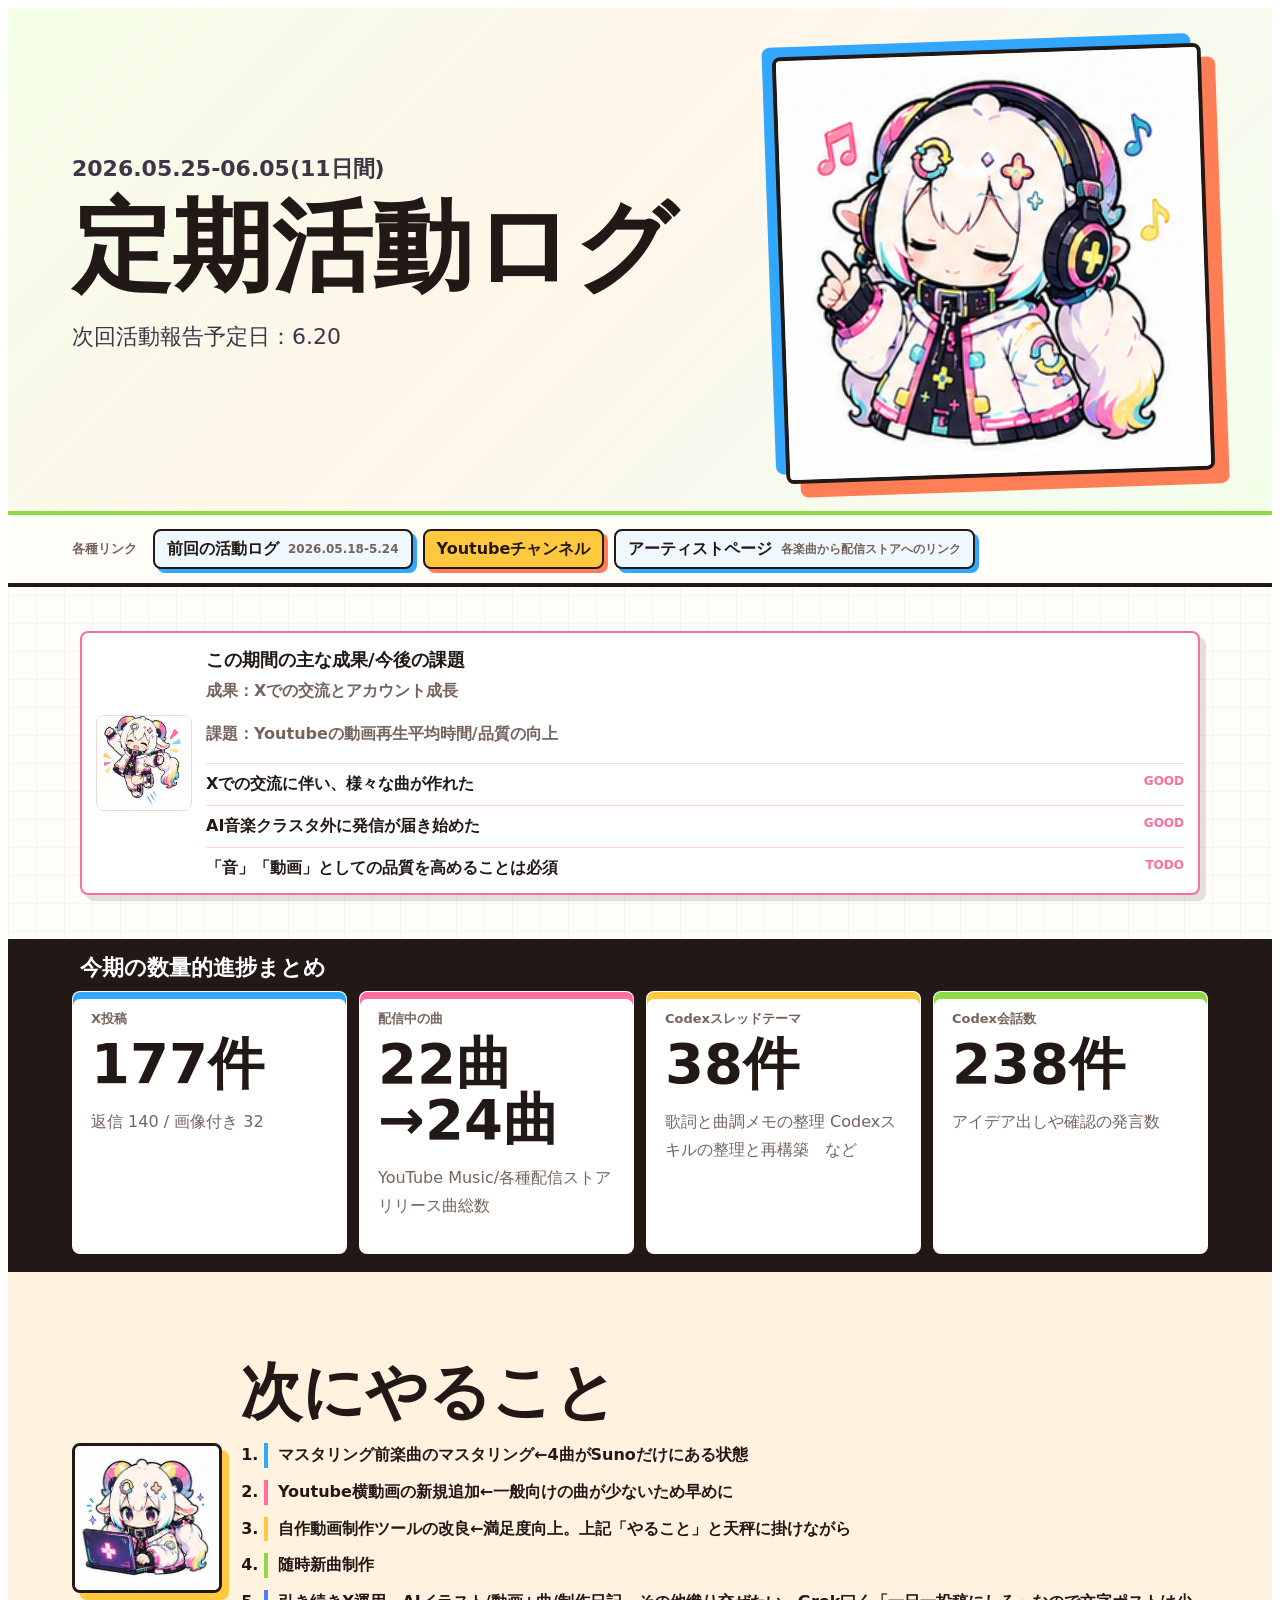
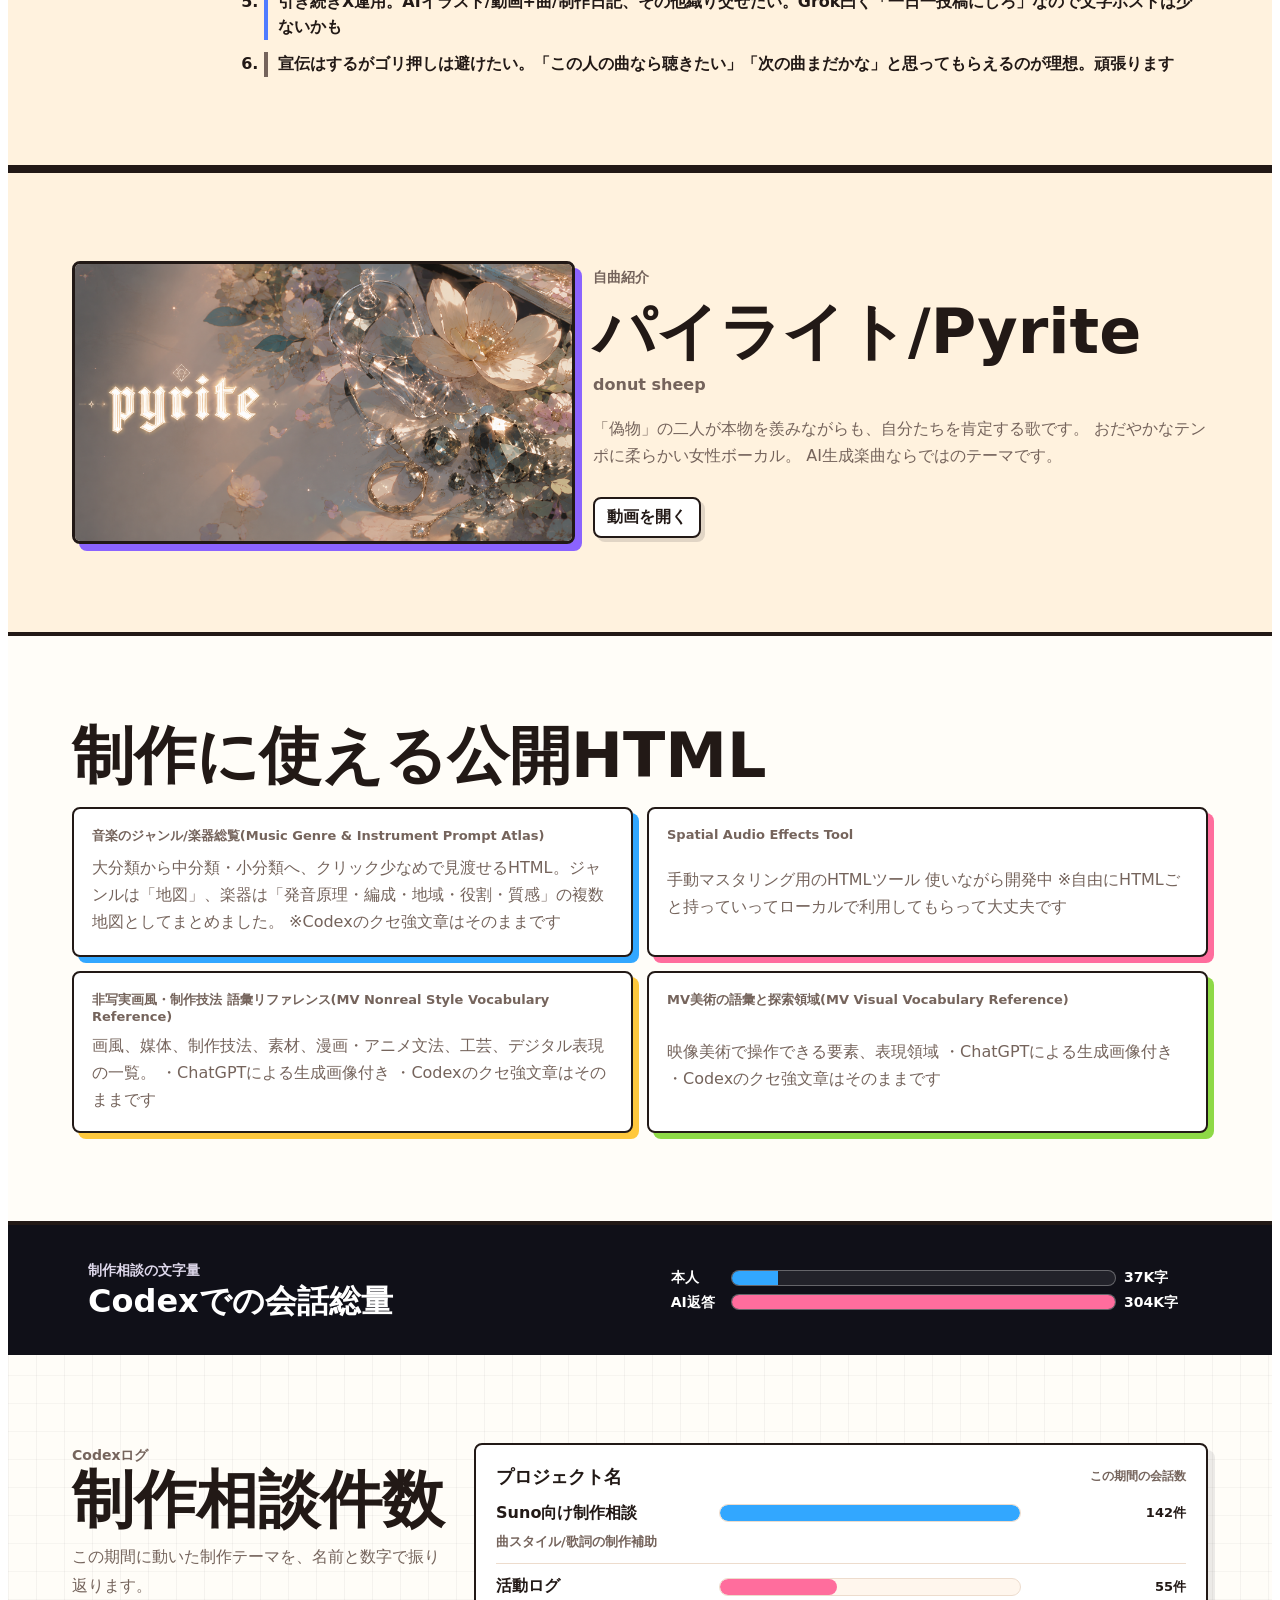
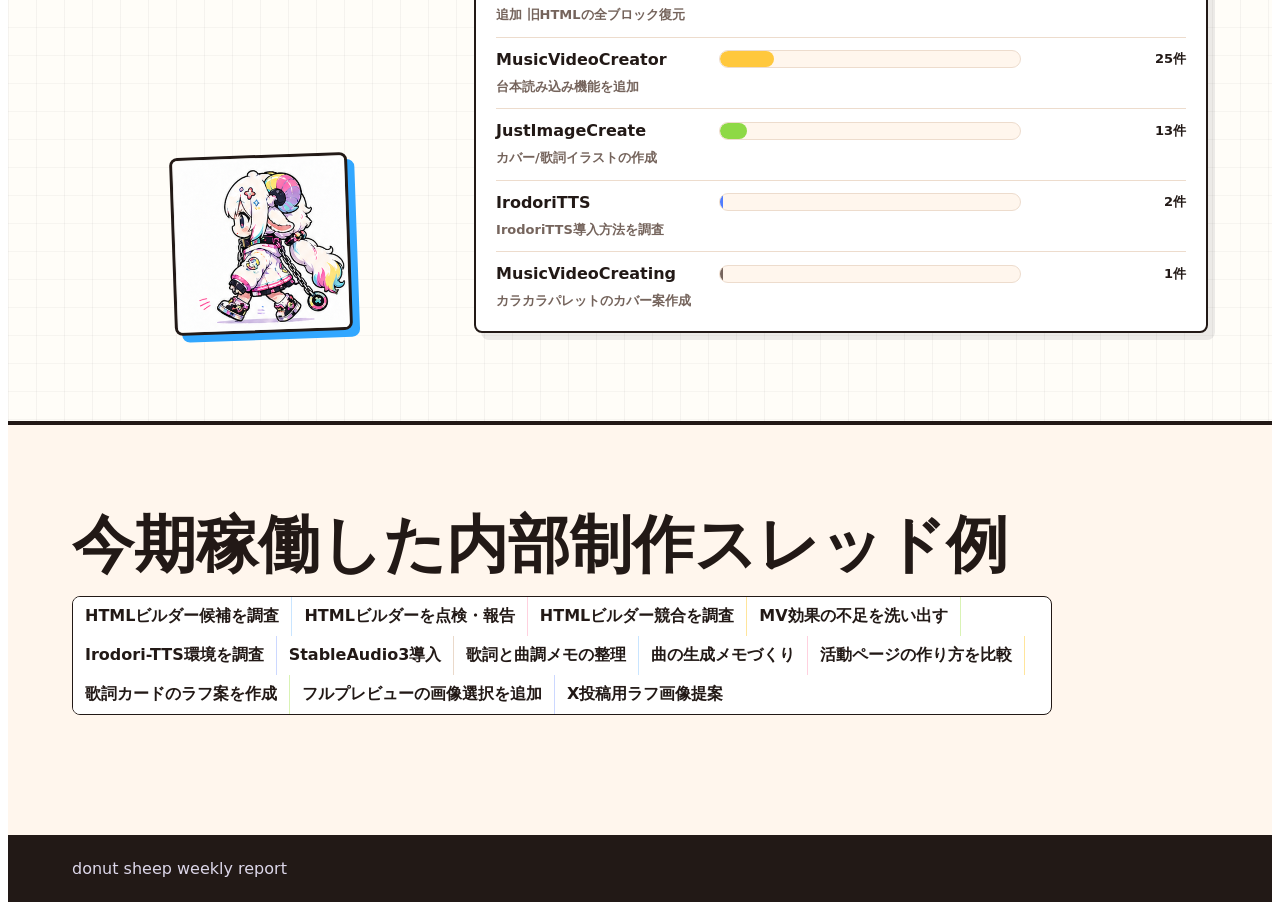
<file: activity-logs/2026-05-25.html>
<!doctype html>
<html lang="ja">
<head>
<meta charset="utf-8">
<meta name="viewport" content="width=device-width, initial-scale=1">
<title>donut sheep activity report</title>
<style>
:root {
  --report-radius: 8px;
  --report-max: 1120px;
  --report-section-pad: 52px;
  --block-accent: var(--report-accent);
  --block-bg: var(--report-panel);
  --block-line: var(--report-line);
  --item-accent: var(--block-accent);
  --item-bg: var(--block-bg);
  --item-line: var(--block-line);
}

.report-page {
  min-height: 100vh;
  background: var(--report-bg);
  color: var(--report-ink);
  font-family:
    Inter, ui-sans-serif, system-ui, -apple-system, BlinkMacSystemFont, "Segoe UI",
    sans-serif;
}

.report-density-compact {
  --report-section-pad: 34px;
  --report-max: 1040px;
}

.report-page * {
  box-sizing: border-box;
}

.block-tone-pink {
  --block-accent: var(--tone-pink-accent);
  --block-bg: var(--tone-pink-tint);
  --block-line: var(--tone-pink-border);
}

.block-tone-cyan {
  --block-accent: var(--tone-cyan-accent);
  --block-bg: var(--tone-cyan-tint);
  --block-line: var(--tone-cyan-border);
}

.block-tone-yellow {
  --block-accent: var(--tone-yellow-accent);
  --block-bg: var(--tone-yellow-tint);
  --block-line: var(--tone-yellow-border);
}

.block-tone-green {
  --block-accent: var(--tone-green-accent);
  --block-bg: var(--tone-green-tint);
  --block-line: var(--tone-green-border);
}

.block-tone-blue {
  --block-accent: var(--tone-blue-accent);
  --block-bg: var(--tone-blue-tint);
  --block-line: var(--tone-blue-border);
}

.block-tone-neutral {
  --block-accent: var(--tone-neutral-accent);
  --block-bg: var(--tone-neutral-tint);
  --block-line: var(--tone-neutral-border);
}

.item-accent-same .accent-item {
  --item-accent: var(--block-accent);
  --item-bg: var(--block-bg);
  --item-line: var(--block-line);
}

.item-accent-cycle .accent-item:nth-child(6n + 1) {
  --item-accent: var(--tone-cyan-accent);
  --item-bg: var(--tone-cyan-tint);
  --item-line: var(--tone-cyan-border);
}

.item-accent-cycle .accent-item:nth-child(6n + 2) {
  --item-accent: var(--tone-pink-accent);
  --item-bg: var(--tone-pink-tint);
  --item-line: var(--tone-pink-border);
}

.item-accent-cycle .accent-item:nth-child(6n + 3) {
  --item-accent: var(--tone-yellow-accent);
  --item-bg: var(--tone-yellow-tint);
  --item-line: var(--tone-yellow-border);
}

.item-accent-cycle .accent-item:nth-child(6n + 4) {
  --item-accent: var(--tone-green-accent);
  --item-bg: var(--tone-green-tint);
  --item-line: var(--tone-green-border);
}

.item-accent-cycle .accent-item:nth-child(6n + 5) {
  --item-accent: var(--tone-blue-accent);
  --item-bg: var(--tone-blue-tint);
  --item-line: var(--tone-blue-border);
}

.item-accent-cycle .accent-item:nth-child(6n) {
  --item-accent: var(--tone-neutral-accent);
  --item-bg: var(--tone-neutral-tint);
  --item-line: var(--tone-neutral-border);
}

.report-hero,
.report-section,
.report-footer {
  width: min(var(--report-max), calc(100% - 32px));
  margin: 0 auto;
}

.report-hero {
  display: grid;
  grid-template-columns: minmax(0, 1fr) minmax(220px, 320px);
  gap: 28px;
  align-items: end;
  min-height: 420px;
  padding: 80px 0 48px;
}

.report-hero-poster {
  grid-template-columns: minmax(0, 1fr);
  min-height: 560px;
  align-content: end;
}

.report-hero-compact {
  min-height: auto;
  padding-top: 52px;
}

.report-hero h1 {
  max-width: 860px;
  margin: 0;
  font-size: clamp(44px, 8vw, 104px);
  line-height: 0.96;
  letter-spacing: 0;
}

.report-hero p {
  max-width: 720px;
  color: var(--report-muted);
  font-size: 18px;
  line-height: 1.7;
}

.hero-side {
  display: grid;
  gap: 16px;
  justify-items: end;
}

.report-hero dl {
  display: grid;
  gap: 10px;
  border: 1px solid var(--report-line);
  border-radius: var(--report-radius);
  background: rgb(255 250 242 / 0.76);
  padding: 16px;
  width: 100%;
}

.report-hero dl div {
  display: flex;
  justify-content: space-between;
  gap: 16px;
}

.report-hero dt {
  color: var(--report-muted);
  font-size: 12px;
  font-weight: 700;
  text-transform: uppercase;
}

.report-hero dd {
  margin: 0;
  font-weight: 700;
}

.report-hero-public {
  border-bottom: 3px solid var(--block-accent);
  background:
    linear-gradient(135deg, var(--block-bg), rgb(255 255 255 / 0.42) 42%, var(--tone-yellow-tint)),
    var(--report-bg);
}

.report-hero-workbench {
  border-bottom: 3px solid var(--block-accent);
  background:
    linear-gradient(135deg, var(--block-bg), rgb(255 255 255 / 0.38) 42%, var(--tone-cyan-tint)),
    var(--report-bg);
}

.report-hero-quiet {
  border-bottom: 3px solid var(--block-accent);
}

.hero-sticker {
  width: min(220px, 48vw);
  filter:
    drop-shadow(10px 10px 0 rgb(31 199 212 / 0.5))
    drop-shadow(-8px -8px 0 rgb(255 79 145 / 0.38));
}

.hero-badge {
  justify-self: end;
  margin: 0;
  border: 2px solid var(--report-ink);
  border-radius: 999px;
  background: var(--report-yellow);
  padding: 9px 14px;
  color: var(--report-ink) !important;
  font-size: 13px !important;
  font-weight: 900;
  line-height: 1.2 !important;
}

.report-eyebrow {
  margin: 0 0 12px;
  color: var(--block-accent);
  font-size: 12px;
  font-weight: 800;
  text-transform: uppercase;
}

.report-section {
  padding: var(--report-section-pad) 0;
  border-bottom: 1px solid var(--block-line);
}

.section-heading {
  display: flex;
  justify-content: space-between;
  gap: 24px;
  align-items: baseline;
  margin-bottom: 20px;
}

.section-heading h2 {
  display: inline-flex;
  gap: 10px;
  align-items: center;
  margin: 0;
  font-size: 28px;
  line-height: 1.15;
}

.section-heading h2::before {
  content: "";
  display: inline-block;
  width: 12px;
  height: 1em;
  border-radius: 999px;
  background: var(--block-accent);
}

.section-heading p {
  margin: 0;
  color: var(--report-muted);
}

.metric-strip,
.highlight-grid {
  display: grid;
  grid-template-columns: repeat(3, minmax(0, 1fr));
  gap: 16px;
}

.metric-strip-compact {
  grid-template-columns: repeat(3, minmax(0, 1fr));
  gap: 0;
  border: 1px solid var(--report-line);
  border-radius: var(--report-radius);
  overflow: hidden;
}

.metric-card,
.highlight-grid article,
.editorial-note,
.social-section,
.next-steps {
  border: 1px solid var(--block-line);
  border-radius: var(--report-radius);
  background: var(--block-bg);
}

.metric-card,
.highlight-grid article {
  padding: 18px;
}

.metric-card,
.highlight-grid article,
.tool-list a,
.mini-metrics span,
.topic-list span,
.next-steps li {
  --item-accent: var(--block-accent);
  --item-bg: var(--block-bg);
  --item-line: var(--block-line);
}

.metric-card,
.highlight-grid article,
.tool-list a {
  border-color: var(--item-line);
  background:
    linear-gradient(180deg, var(--item-bg), var(--report-panel));
  box-shadow: inset 0 4px 0 var(--item-accent);
}

.metric-strip-compact .metric-card {
  border: 0;
  border-radius: 0;
  border-right: 1px solid var(--item-line);
}

.metric-strip-compact .metric-card:last-child {
  border-right: 0;
}

.metric-card span,
.highlight-grid span {
  color: var(--item-accent);
  font-size: 13px;
  font-weight: 700;
}

.metric-card strong {
  display: block;
  margin-top: 8px;
  color: var(--item-accent);
  font-size: 38px;
  line-height: 1;
}

.metric-card p,
.highlight-grid p,
.editorial-note p,
.social-section p,
.tool-list p {
  color: var(--report-muted);
  line-height: 1.6;
}

.editorial-note,
.social-section,
.next-steps {
  display: grid;
  grid-template-columns: auto minmax(0, 1fr);
  gap: 18px;
  align-items: center;
  padding: 24px;
}

.editorial-note-band,
.social-section-band {
  background:
    linear-gradient(135deg, var(--block-bg), rgb(255 255 255 / 0.5)),
    var(--report-panel);
}

.editorial-note-quiet,
.social-section-quiet {
  border-color: transparent;
  background: transparent;
  padding-inline: 0;
}

.character-image {
  width: 112px;
  max-width: 28vw;
  align-self: center;
  filter: drop-shadow(0 8px 0 rgb(0 0 0 / 0.06));
}

.report-character-minimal .character-image:not(.hero-sticker),
.report-character-none .character-image,
.report-character-none .hero-badge {
  display: none;
}

.report-character-minimal .editorial-note,
.report-character-minimal .social-section,
.report-character-minimal .next-steps {
  grid-template-columns: minmax(0, 1fr);
}

.editorial-note ul {
  display: grid;
  gap: 10px;
  margin: 18px 0 0;
  padding: 0;
  list-style: none;
}

.editorial-note li {
  display: flex;
  justify-content: space-between;
  gap: 16px;
  border-top: 1px solid var(--block-line);
  padding-top: 10px;
}

.editorial-note li span {
  color: var(--block-accent);
  font-size: 12px;
  font-weight: 800;
  text-transform: uppercase;
}

.highlight-layout {
  display: grid;
  gap: 18px;
}

.highlight-layout > .character-image {
  justify-self: end;
}

.highlight-layout-timeline .highlight-grid {
  grid-template-columns: 1fr;
}

.highlight-layout-timeline .highlight-grid article {
  display: grid;
  grid-template-columns: 48px minmax(0, 1fr);
  gap: 16px;
  align-items: start;
}

.song-feature {
  display: grid;
  grid-template-columns: minmax(240px, 360px) minmax(0, 1fr);
  gap: 28px;
  align-items: center;
}

.song-feature-poster {
  grid-template-columns: 1fr;
}

.song-feature-poster img {
  max-height: 480px;
}

.song-feature-compact {
  grid-template-columns: 120px minmax(0, 1fr);
  gap: 16px;
}

.song-feature img {
  width: 100%;
  aspect-ratio: 16 / 9;
  object-fit: cover;
  border-radius: var(--report-radius);
  border: 1px solid var(--block-line);
}

.song-feature-media-character img {
  aspect-ratio: 1;
  object-fit: contain;
  background: linear-gradient(135deg, rgb(255 255 255 / 0.7), rgb(255 255 255 / 0.15));
}

.song-feature-media-none {
  grid-template-columns: minmax(0, 1fr);
}

.song-feature h2 {
  margin: 0;
  font-size: 40px;
  line-height: 1.05;
}

.song-artist {
  margin: 8px 0 0;
  color: var(--report-muted);
  font-weight: 800;
}

.song-feature a,
.tool-list a {
  color: inherit;
  text-decoration: none;
}

.song-feature a {
  display: inline-flex;
  margin-top: 12px;
  color: var(--block-accent);
  font-weight: 800;
}

.mini-metrics,
.topic-list {
  display: flex;
  flex-wrap: wrap;
  gap: 10px;
}

.mini-metrics span,
.topic-list span {
  border: 1px solid var(--item-line);
  border-radius: 999px;
  background: var(--item-bg);
  padding: 8px 12px;
}

.mini-metrics strong {
  color: var(--item-accent);
  margin-right: 6px;
}

.tool-list {
  display: grid;
  grid-template-columns: repeat(2, minmax(0, 1fr));
  gap: 14px;
}

.tool-list-list {
  grid-template-columns: 1fr;
}

.tool-list a {
  display: grid;
  gap: 8px;
  border: 1px solid var(--item-line);
  border-radius: var(--report-radius);
  padding: 18px;
}

.tool-list span {
  font-size: 18px;
  font-weight: 800;
}

.tool-list strong {
  color: var(--item-accent);
}

.next-steps ol {
  display: grid;
  gap: 12px;
  margin: 0;
  padding-left: 24px;
}

.next-steps ul {
  display: grid;
  gap: 12px;
  margin: 0;
  padding: 0;
  list-style: none;
}

.next-steps-checklist li::before {
  content: "";
  display: inline-block;
  width: 0.72em;
  height: 0.72em;
  margin-right: 0.65em;
  border: 2px solid var(--item-accent);
  border-radius: 3px;
}

.next-steps li {
  border-left: 4px solid var(--item-accent);
  padding-left: 10px;
  line-height: 1.55;
}

.report-footer {
  padding: 32px 0 56px;
  border-top: 1px solid var(--block-line);
  color: var(--report-muted);
}

.topic-list-ribbon {
  gap: 0;
  overflow: hidden;
  border: 1px solid var(--block-line);
  border-radius: 999px;
  background: #fff;
}

.topic-list-ribbon span {
  border: 0;
  border-right: 1px solid var(--item-line);
  border-radius: 0;
}

.topic-list-ribbon span:last-child {
  border-right: 0;
}

@media (max-width: 760px) {
  .report-hero,
  .song-feature,
  .editorial-note,
  .social-section,
  .next-steps {
    grid-template-columns: 1fr;
  }

  .report-hero {
    min-height: auto;
    padding-top: 48px;
  }

  .metric-strip,
  .highlight-grid,
  .tool-list {
    grid-template-columns: 1fr;
  }

  .metric-strip-compact .metric-card {
    border-right: 0;
    border-bottom: 1px solid var(--item-line);
  }

  .metric-strip-compact .metric-card:last-child {
    border-bottom: 0;
  }

  .section-heading,
  .editorial-note li {
    align-items: flex-start;
    flex-direction: column;
  }
}

/* Legacy activity report visual system ported from public_repo/assets/styles.css. */
.report-page {
  overflow-x: hidden;
  background:
    linear-gradient(90deg, rgb(23 19 31 / 0.045) 1px, transparent 1px),
    linear-gradient(0deg, rgb(23 19 31 / 0.035) 1px, transparent 1px),
    var(--report-panel);
  background-size: 28px 28px;
  font-family:
    Inter, "Noto Sans JP", ui-sans-serif, system-ui, -apple-system,
    BlinkMacSystemFont, "Segoe UI", sans-serif;
}

.report-page h1,
.report-page h2,
.report-page h3,
.report-page p,
.report-page a,
.report-page li,
.report-page span,
.report-page strong {
  overflow-wrap: anywhere;
}

.report-page a {
  color: inherit;
}

.report-hero,
.report-section,
.report-footer {
  width: 100%;
  margin: 0;
}

.report-hero {
  display: grid;
  grid-template-columns: minmax(0, 1.08fr) minmax(260px, 0.72fr);
  gap: clamp(22px, 5vw, 72px);
  align-items: center;
  min-height: min(760px, calc(100vh - 62px));
  padding: clamp(42px, 8vw, 96px) clamp(18px, 5vw, 72px) 34px;
  border-bottom: 4px solid var(--block-accent);
  background:
    linear-gradient(135deg, var(--block-bg), rgb(255 255 255 / 0.52) 46%, var(--block-bg)),
    var(--hero-bg);
  overflow: hidden;
}

.report-hero-poster {
  grid-template-columns: minmax(0, 1fr);
  min-height: 620px;
  align-content: end;
}

.report-hero-compact {
  min-height: auto;
  padding-top: 42px;
}

.report-hero h1 {
  max-width: 900px;
  margin: 0;
  color: var(--report-ink);
  font-size: clamp(42px, 7.8vw, 104px);
  line-height: 0.96;
  letter-spacing: 0;
  line-break: anywhere;
}

.report-hero p {
  max-width: 720px;
  color: #3e3547;
  font-size: clamp(17px, 2.2vw, 22px);
  line-height: 1.8;
}

.report-eyebrow {
  margin: 0 0 10px;
  color: #51485a;
  font-size: 14px;
  font-weight: 900;
  letter-spacing: 0;
  text-transform: none;
}

.hero-side {
  position: relative;
  display: grid;
  min-height: 420px;
  place-items: center;
}

.character-image {
  display: block;
  max-width: 100%;
  height: auto;
  border-radius: var(--report-radius);
  filter: none;
}

.hero-sticker {
  width: min(430px, 78vw);
  border: 4px solid var(--report-ink);
  background: #fff;
  box-shadow:
    14px 14px 0 var(--hero-sticker-shadow-a),
    -10px -10px 0 var(--hero-sticker-shadow-b);
  transform: rotate(-2deg);
}

.hero-badge {
  position: absolute;
  right: 0;
  bottom: 26px;
  max-width: min(240px, 72vw);
  margin: 0;
  padding: 14px 16px;
  border: 3px solid var(--report-ink);
  border-radius: var(--report-radius);
  background: var(--hero-badge-bg);
  box-shadow: 8px 8px 0 var(--report-ink);
  color: var(--report-ink) !important;
  font-size: 15px !important;
  font-weight: 900;
  line-height: 1.35 !important;
}

.report-hero dl {
  position: absolute;
  left: 0;
  bottom: 0;
  width: min(290px, 100%);
  display: grid;
  gap: 8px;
  margin: 0;
  padding: 12px;
  border: 2px solid var(--report-ink);
  border-radius: var(--report-radius);
  background: rgb(255 253 248 / 0.92);
  box-shadow: 5px 5px 0 rgb(23 19 31 / 0.12);
}

.report-hero dl div {
  display: flex;
  justify-content: space-between;
  gap: 12px;
}

.report-hero dt {
  color: var(--report-muted);
  font-size: 12px;
  font-weight: 900;
  text-transform: none;
}

.report-hero dd {
  margin: 0;
  color: var(--report-ink);
  font-weight: 900;
  text-align: right;
}

.report-hero-public,
.report-hero-workbench,
.report-hero-quiet {
  border-bottom: 4px solid var(--block-accent);
}

.report-nav {
  display: flex;
  flex-wrap: wrap;
  align-items: center;
  gap: 10px 16px;
  padding: 14px clamp(18px, 5vw, 72px);
  border-bottom: 4px solid var(--report-ink);
  background: rgb(255 253 248 / 0.94);
}

.report-nav-heading {
  margin: 0;
  color: var(--report-muted);
  font-size: 13px;
  font-weight: 900;
}

.report-nav-links {
  display: flex;
  flex: 1 1 560px;
  flex-wrap: wrap;
  gap: 10px;
}

.report-nav-link {
  min-height: 38px;
  display: inline-flex;
  align-items: center;
  gap: 9px;
  width: fit-content;
  padding: 8px 12px;
  border: 2px solid var(--report-ink);
  border-radius: var(--report-radius);
  background: #fff;
  box-shadow: 4px 4px 0 rgb(23 19 31 / 0.13);
  color: var(--report-ink);
  font-weight: 900;
  text-decoration: none;
}

.report-nav-link:hover {
  transform: translate(-1px, -1px);
}

.report-nav-link span {
  line-height: 1.25;
}

.report-nav-link small {
  color: var(--report-muted);
  font-size: 12px;
  font-weight: 900;
}

.report-nav-link-yellow {
  background: var(--report-yellow);
  box-shadow: 4px 4px 0 var(--report-accent);
}

.report-nav-link-dark {
  color: #fff;
  background: var(--report-ink);
  box-shadow: 4px 4px 0 var(--report-blue);
}

.report-nav-link-dark small {
  color: #ddd7ea;
}

.report-nav-link-cyan {
  background: var(--tone-cyan-tint);
  box-shadow: 4px 4px 0 var(--tone-cyan-accent);
}

.report-nav-panel {
  display: grid;
  grid-template-columns: minmax(160px, 0.22fr) minmax(0, 0.78fr);
  align-items: start;
  background: var(--block-bg);
}

.report-nav-panel .report-nav-links {
  display: grid;
  grid-template-columns: repeat(auto-fit, minmax(220px, 1fr));
}

.report-nav-compact .report-nav-heading {
  display: none;
}

.report-nav-compact .report-nav-link {
  min-height: 32px;
  padding: 6px 10px;
  font-size: 13px;
}

.report-section {
  padding: clamp(48px, 7vw, 88px) clamp(18px, 5vw, 72px);
  border-bottom: 0;
}

.section-heading {
  display: flex;
  flex-wrap: wrap;
  justify-content: space-between;
  gap: 16px;
  align-items: baseline;
  margin-bottom: 20px;
}

.section-heading h2 {
  display: block;
  margin: 0;
  color: var(--report-ink);
  font-size: clamp(30px, 5vw, 62px);
  line-height: 1.02;
  letter-spacing: 0;
}

.section-heading h2::before {
  content: none;
}

.section-heading p {
  margin: 0;
  color: var(--report-muted);
  line-height: 1.8;
}

.metric-band {
  padding: 18px clamp(18px, 5vw, 72px);
  background: var(--report-ink);
}

.metric-band .section-heading {
  max-width: var(--report-max);
  margin: 0 auto 12px;
}

.metric-band .section-heading h2 {
  color: #fff;
  font-size: 22px;
}

.metric-strip,
.highlight-grid {
  display: grid;
  grid-template-columns: repeat(4, minmax(0, 1fr));
  gap: 12px;
}

.metric-strip-compact {
  grid-template-columns: repeat(4, minmax(0, 1fr));
  gap: 12px;
  border: 0;
  border-radius: 0;
  overflow: visible;
}

.metric-card {
  min-height: 150px;
  padding: 18px;
  border: 1px solid rgb(255 255 255 / 0.22);
  border-radius: var(--report-radius);
  background: #fff;
  box-shadow: inset 0 7px 0 var(--item-accent);
}

.metric-strip-compact .metric-card {
  border: 1px solid rgb(255 255 255 / 0.22);
  border-radius: var(--report-radius);
}

.metric-card span,
.highlight-grid span {
  display: block;
  color: var(--report-muted);
  font-size: 13px;
  font-weight: 900;
}

.metric-card strong {
  display: block;
  margin: 8px 0;
  color: var(--report-ink);
  font-size: clamp(32px, 5vw, 56px);
  line-height: 1;
}

.metric-card p,
.highlight-grid p,
.editorial-note p,
.social-section p,
.tool-list p,
.song-feature p {
  color: var(--report-muted);
  line-height: 1.7;
}

.editorial-note.report-section {
  width: min(var(--report-max), calc(100% - 36px));
  min-height: 136px;
  margin: clamp(20px, 4vw, 44px) auto;
  display: grid;
  grid-template-columns: 96px minmax(0, 1fr);
  gap: 14px;
  align-items: center;
  padding: 14px;
  border: 2px solid var(--block-accent);
  border-radius: var(--report-radius);
  background: #fff;
  box-shadow: 6px 6px 0 rgb(23 19 31 / 0.12);
}

.editorial-note .character-image {
  width: 96px;
  border: 1px solid var(--report-line);
  background: #fff;
}

.editorial-note .section-heading {
  display: grid;
  gap: 4px;
  margin-bottom: 8px;
}

.editorial-note .section-heading h2 {
  font-size: 18px;
  line-height: 1.4;
}

.editorial-note .section-heading p,
.editorial-note > div > p {
  font-weight: 800;
}

.editorial-note ul {
  display: grid;
  gap: 10px;
  margin: 14px 0 0;
  padding: 0;
  list-style: none;
}

.editorial-note li {
  display: flex;
  justify-content: space-between;
  gap: 16px;
  border-top: 1px solid var(--block-line);
  padding-top: 10px;
  font-weight: 800;
}

.editorial-note li span {
  color: var(--block-accent);
  font-size: 12px;
  font-weight: 900;
  text-transform: none;
}

.activity-section {
  display: grid;
  grid-template-columns: minmax(240px, 0.32fr) minmax(0, 0.68fr);
  gap: 24px;
  align-items: center;
  border-bottom: 4px solid var(--report-ink);
}

.activity-section .section-heading {
  display: block;
  margin: 0;
}

.highlight-layout {
  min-width: 0;
  display: grid;
  gap: 18px;
  padding: 20px;
  border: 2px solid var(--report-ink);
  border-radius: var(--report-radius);
  background: #fff;
}

.highlight-layout > .character-image {
  width: min(140px, 32vw);
  justify-self: end;
  border: 2px solid var(--report-ink);
  box-shadow: 6px 6px 0 var(--block-accent);
}

.highlight-grid {
  grid-template-columns: 1fr;
  gap: 12px;
}

.highlight-grid article {
  display: grid;
  grid-template-columns: 60px minmax(0, 1fr);
  gap: 14px;
  align-items: start;
  padding: 0;
  border: 0;
  border-radius: 0;
  background: transparent;
  box-shadow: none;
}

.highlight-grid article + article {
  padding-top: 12px;
  border-top: 1px solid var(--report-line);
}

.highlight-grid span {
  color: var(--item-accent);
  font-weight: 900;
}

.highlight-grid p {
  margin: 0;
  color: var(--report-ink);
  font-weight: 800;
}

.song-band.report-section {
  display: grid;
  grid-template-columns: minmax(240px, 0.45fr) minmax(320px, 0.55fr);
  gap: 18px;
  align-items: center;
  background: var(--band-music);
  border-top: 4px solid var(--report-ink);
  border-bottom: 4px solid var(--report-ink);
}

.song-feature-poster {
  grid-template-columns: 1fr;
}

.song-feature-compact {
  grid-template-columns: 120px minmax(0, 1fr);
  gap: 16px;
}

.song-feature img {
  width: min(360px, 100%);
  justify-self: center;
  aspect-ratio: 1 / 1;
  object-fit: cover;
  border: 3px solid var(--report-ink);
  border-radius: var(--report-radius);
  background: var(--report-ink);
  box-shadow: 7px 7px 0 var(--report-violet);
}

.song-feature-media-cover.song-feature-image-wide img {
  width: min(520px, 100%);
  aspect-ratio: 16 / 9;
}

.song-feature-media-character img {
  object-fit: contain;
  background: #fff;
}

.song-feature-media-none {
  grid-template-columns: minmax(0, 1fr);
}

.song-feature h2 {
  margin: 0;
  font-size: clamp(34px, 5vw, 62px);
  line-height: 1.02;
}

.song-artist {
  margin: 8px 0 0;
  color: var(--report-muted);
  font-weight: 900;
}

.song-feature a {
  min-height: 38px;
  display: inline-flex;
  align-items: center;
  width: fit-content;
  margin-top: 12px;
  padding: 8px 12px;
  border: 2px solid var(--report-ink);
  border-radius: var(--report-radius);
  background: #fff;
  box-shadow: 4px 4px 0 rgb(23 19 31 / 0.13);
  color: var(--report-ink);
  font-weight: 900;
  text-decoration: none;
}

.mini-metrics,
.topic-list {
  display: flex;
  flex-wrap: wrap;
  gap: 10px;
}

.topic-list {
  max-width: 980px;
}

.topic-list span {
  padding: 9px 12px;
  border: 1px solid var(--report-ink);
  border-radius: var(--report-radius);
  background: #fff;
  box-shadow: 3px 3px 0 rgb(23 19 31 / 0.12);
  color: var(--report-ink);
  font-weight: 800;
}

.song-feature .topic-list span {
  border: 1px solid var(--report-line);
  border-radius: 999px;
  box-shadow: none;
  color: var(--report-muted);
}

.social-section.report-section {
  display: grid;
  grid-template-columns: auto minmax(0, 1fr);
  gap: 18px;
  align-items: center;
  background: var(--band-social);
  border: 0;
  border-bottom: 4px solid var(--report-ink);
  border-radius: 0;
}

.social-section .character-image,
.next-steps .character-image {
  width: min(150px, 30vw);
  border: 3px solid var(--report-ink);
  background: #fff;
  box-shadow: 7px 7px 0 var(--block-accent);
}

.social-section .section-heading {
  margin-bottom: 12px;
}

.mini-metrics {
  margin-top: 18px;
}

.mini-metrics span {
  min-width: 150px;
  padding: 16px;
  border: 2px solid var(--report-ink);
  border-radius: var(--report-radius);
  background: #fff;
  box-shadow: 5px 5px 0 rgb(23 19 31 / 0.12);
  color: var(--report-muted);
  font-weight: 900;
}

.mini-metrics strong {
  display: block;
  margin: 0 0 6px;
  color: var(--report-ink);
  font-size: clamp(28px, 4vw, 48px);
  line-height: 1;
}

.tools-section {
  background: var(--band-tools);
  border-bottom: 4px solid var(--report-ink);
}

.tool-list {
  display: grid;
  grid-template-columns: repeat(2, minmax(0, 1fr));
  gap: 14px;
}

.tool-list-list {
  grid-template-columns: 1fr;
}

.tool-list a {
  min-width: 0;
  min-height: 150px;
  display: grid;
  gap: 8px;
  padding: 18px;
  border: 2px solid var(--report-ink);
  border-radius: var(--report-radius);
  background: #fff;
  box-shadow: 6px 6px 0 var(--item-accent);
  color: var(--report-ink);
  text-decoration: none;
}

.tool-list span {
  color: var(--report-muted);
  font-size: 13px;
  font-weight: 900;
}

.tool-list p {
  margin: 0;
}

.tool-list strong {
  width: fit-content;
  margin-top: 4px;
  padding: 6px 9px;
  border: 1px solid var(--report-line);
  border-radius: 999px;
  background: var(--band-music);
  color: var(--report-ink);
  font-size: 13px;
  font-weight: 900;
}

.next-section.next-steps {
  display: grid;
  grid-template-columns: auto minmax(0, 1fr);
  gap: 18px;
  align-items: center;
  background: var(--band-music);
  border: 0;
  border-bottom: 4px solid var(--report-ink);
  border-radius: 0;
}

.next-steps ol {
  display: grid;
  gap: 12px;
  margin: 0;
  padding-left: 24px;
}

.next-steps ul {
  display: grid;
  gap: 12px;
  margin: 0;
  padding: 0;
  list-style: none;
}

.next-steps li {
  border-left: 4px solid var(--item-accent);
  padding-left: 10px;
  color: var(--report-ink);
  font-weight: 800;
  line-height: 1.55;
}

.next-steps-checklist li::before {
  content: "";
  display: inline-block;
  width: 0.72em;
  height: 0.72em;
  margin-right: 0.65em;
  border: 2px solid var(--item-accent);
  border-radius: 3px;
}

.topic-section {
  position: relative;
  background: var(--band-topics);
  padding-bottom: clamp(76px, 10vw, 120px);
}

.topic-list-ribbon {
  gap: 0;
  overflow: hidden;
  border: 1px solid var(--report-ink);
  border-radius: var(--report-radius);
  background: #fff;
}

.topic-list-ribbon span {
  border: 0;
  border-right: 1px solid var(--item-line);
  border-radius: 0;
  box-shadow: none;
}

.topic-list-ribbon span:last-child {
  border-right: 0;
}

.report-footer {
  padding: 24px clamp(18px, 5vw, 72px);
  border-top: 0;
  background: var(--report-ink);
  color: #ddd7ea;
}

.report-footer p {
  margin: 0;
  color: #ddd7ea;
}

.report-character-minimal .character-image:not(.hero-sticker),
.report-character-none .character-image,
.report-character-none .hero-badge {
  display: none;
}

.report-character-minimal .editorial-note,
.report-character-minimal .social-section,
.report-character-minimal .next-steps {
  grid-template-columns: minmax(0, 1fr);
}

.comment-strip-section {
  border-bottom: 0;
  padding-top: 28px;
  padding-bottom: 28px;
}

.comment-strip {
  display: grid;
  grid-template-columns: repeat(3, minmax(0, 1fr));
  gap: 14px;
}

.character-speech {
  min-width: 0;
  display: grid;
  grid-template-columns: auto minmax(0, 1fr);
  gap: 12px;
  align-items: center;
  padding: 14px;
  border: 2px solid var(--report-ink);
  border-radius: var(--report-radius);
  background: #fff;
  box-shadow: 5px 5px 0 rgb(23 19 31 / 0.12);
}

.character-speech .character-image {
  width: 72px;
  max-width: 22vw;
}

.character-speech p {
  margin: 0;
  color: var(--report-ink);
  font-weight: 900;
  line-height: 1.55;
  overflow-wrap: anywhere;
}

.character-speech-hot { box-shadow: 5px 5px 0 var(--tone-pink-accent); }
.character-speech-flat { box-shadow: 5px 5px 0 var(--tone-neutral-accent); }
.character-speech-cool { box-shadow: 5px 5px 0 var(--tone-cyan-accent); }
.character-speech-music { box-shadow: 5px 5px 0 var(--report-violet); }
.character-speech-warn { box-shadow: 5px 5px 0 var(--tone-yellow-accent); }

.activity-breakdown-section {
  display: grid;
  grid-template-columns: minmax(230px, 0.34fr) minmax(0, 0.66fr);
  gap: 24px;
  align-items: stretch;
  border-bottom: 4px solid var(--report-ink);
}

.activity-breakdown-heading {
  min-height: 100%;
  display: flex;
  flex-direction: column;
  gap: 12px;
  margin: 0;
}

.activity-breakdown-heading h2 {
  display: block;
}

.activity-breakdown-heading > p:not(.report-eyebrow) {
  margin: 0;
}

.activity-breakdown-character {
  width: min(178px, 72%);
  margin-top: auto;
  border: 3px solid var(--report-ink);
  background: #fff;
  box-shadow: 7px 7px 0 var(--block-accent);
  transform: rotate(-2deg);
}

.activity-breakdown-panel {
  min-width: 0;
  padding: 20px;
  border: 2px solid var(--report-ink);
  border-radius: var(--report-radius);
  background: #fff;
  box-shadow: 7px 7px 0 rgb(23 19 31 / 0.08);
}

.panel-head {
  display: flex;
  justify-content: space-between;
  gap: 12px;
  align-items: center;
  margin-bottom: 14px;
}

.panel-head h3 {
  margin: 0;
  font-size: 18px;
}

.panel-head span {
  color: var(--report-muted);
  font-size: 12px;
  font-weight: 900;
}

.activity-breakdown-list {
  display: grid;
  gap: 12px;
}

.activity-breakdown-row {
  display: grid;
  grid-template-columns: minmax(128px, 0.8fr) minmax(150px, 1.15fr) minmax(112px, 0.58fr);
  gap: 12px;
  align-items: center;
  padding-top: 12px;
  border-top: 1px solid var(--report-line);
}

.activity-breakdown-row:first-child {
  padding-top: 0;
  border-top: 0;
}

.activity-breakdown-title,
.activity-breakdown-row strong {
  min-width: 0;
  font-weight: 900;
  overflow-wrap: anywhere;
}

.activity-breakdown-row strong {
  text-align: right;
  font-size: 13px;
}

.activity-breakdown-row p {
  grid-column: 1 / -1;
  margin: -4px 0 0;
  color: var(--report-muted);
  font-size: 13px;
  font-weight: 800;
  line-height: 1.5;
  overflow-wrap: anywhere;
}

.activity-breakdown-bar {
  height: 18px;
  overflow: hidden;
  border: 1px solid var(--report-line);
  border-radius: 999px;
  background: var(--report-bg);
}

.activity-breakdown-bar i {
  display: block;
  height: 100%;
  border-radius: inherit;
  background: var(--item-accent);
}

.text-volume-section {
  position: relative;
  display: grid;
  grid-template-columns: minmax(0, 0.52fr) minmax(260px, 0.48fr);
  gap: 18px;
  align-items: center;
  width: 100%;
  max-width: none;
  min-height: 0;
  padding: clamp(20px, 3vw, 36px) max(18px, calc((100vw - var(--report-max)) / 2));
  background: #101018;
  color: #fff;
}

.text-volume-section-standard {
  grid-template-columns: minmax(0, 0.58fr) minmax(260px, 0.42fr);
  gap: 28px;
  padding-top: clamp(46px, 7vw, 84px);
  padding-bottom: clamp(46px, 7vw, 84px);
}

.text-volume-section h2 {
  margin: 0;
  font-size: clamp(24px, 2.5vw, 36px);
  line-height: 1.05;
}

.text-volume-section-standard h2 {
  font-size: clamp(30px, 4vw, 58px);
  line-height: 1.08;
}

.text-volume-section p {
  margin: 6px 0 0;
  color: #ddd7ea;
  font-size: 14px;
  line-height: 1.4;
}

.text-volume-section .report-eyebrow {
  margin: 0 0 4px;
}

.text-volume-section-standard p {
  line-height: 1.8;
}

.text-volume-bars {
  display: grid;
  gap: 8px;
}

.text-volume-section-standard .text-volume-bars {
  gap: 16px;
}

.text-volume-row {
  display: grid;
  grid-template-columns: 52px minmax(120px, 1fr) minmax(68px, auto);
  gap: 8px;
  align-items: center;
  font-size: 14px;
  line-height: 1.2;
}

.text-volume-section-standard .text-volume-row {
  grid-template-columns: 58px minmax(120px, 1fr) minmax(78px, auto);
  gap: 12px;
  font-size: 16px;
}

.text-volume-row span,
.text-volume-row b {
  font-weight: 900;
}

.text-volume-row div {
  height: 16px;
  overflow: hidden;
  border: 1px solid rgb(255 255 255 / 0.3);
  border-radius: 999px;
  background: rgb(255 255 255 / 0.08);
}

.text-volume-section-standard .text-volume-row div {
  height: 26px;
}

.text-volume-row i {
  display: block;
  height: 100%;
}

.text-volume-row-user i { background: var(--tone-cyan-accent); }
.text-volume-row-ai i { background: var(--tone-pink-accent); }
.text-volume-row-neutral i { background: var(--tone-yellow-accent); }

.text-volume-character {
  position: absolute;
  right: clamp(10px, 3vw, 42px);
  bottom: -10px;
  width: min(116px, 24vw);
  border: 2px solid #fff;
  background: #fff;
  transform: rotate(3deg);
}

.text-volume-section-standard .text-volume-character {
  right: clamp(12px, 4vw, 54px);
  bottom: -22px;
  width: min(180px, 36vw);
  border-width: 3px;
}

.music-catalog-section {
  background: var(--band-music);
  border-top: 4px solid var(--report-ink);
  border-bottom: 4px solid var(--report-ink);
}

.music-catalog-heading {
  align-items: start;
}

.music-catalog-heading > div {
  max-width: 760px;
}

.music-catalog-heading a,
.video-link {
  min-height: 38px;
  display: inline-flex;
  align-items: center;
  width: fit-content;
  padding: 8px 12px;
  border: 2px solid var(--report-ink);
  border-radius: var(--report-radius);
  background: #fff;
  box-shadow: 4px 4px 0 rgb(23 19 31 / 0.13);
  color: var(--report-ink);
  font-weight: 900;
  text-decoration: none;
}

.music-stats,
.git-stats {
  display: grid;
  grid-template-columns: repeat(3, minmax(0, 1fr));
  gap: 12px;
  margin: 24px 0;
}

.music-stats article,
.git-stats article,
.repo-card {
  min-width: 0;
  padding: 18px;
  border: 2px solid var(--report-ink);
  border-radius: var(--report-radius);
  background: #fff;
  box-shadow: 5px 5px 0 var(--item-accent);
}

.music-stats span,
.git-stats span,
.repo-card span {
  display: block;
  color: var(--report-muted);
  font-size: 13px;
  font-weight: 900;
  overflow-wrap: anywhere;
}

.music-stats strong,
.git-stats strong,
.repo-card strong {
  display: block;
  margin: 8px 0;
  color: var(--report-ink);
  font-size: clamp(32px, 5vw, 56px);
  line-height: 1;
}

.music-stats small,
.git-stats small,
.repo-card small {
  display: block;
  color: var(--report-muted);
  line-height: 1.45;
  overflow-wrap: anywhere;
}

.release-list {
  display: grid;
  grid-template-columns: repeat(4, minmax(0, 1fr));
  gap: 10px;
  margin-bottom: 20px;
}

.release-item {
  min-width: 0;
  min-height: 210px;
  display: block;
  padding: 10px;
  border: 1px solid var(--report-line);
  border-radius: var(--report-radius);
  background: #fff;
  color: var(--report-ink);
  text-decoration: none;
}

.release-cover {
  display: block;
  width: 100%;
  aspect-ratio: 1 / 1;
  overflow: hidden;
  border-radius: 6px;
  background: #f6f3ee;
}

.release-cover img {
  display: block;
  width: 100%;
  height: 100%;
  object-fit: cover;
}

.release-cover-fallback {
  display: grid;
  place-items: center;
  width: 100%;
  height: 100%;
  color: var(--report-muted);
  font-size: 40px;
  font-weight: 900;
}

.release-title {
  display: block;
  margin-top: 10px;
  font-weight: 900;
  line-height: 1.35;
  overflow-wrap: anywhere;
}

.release-item small {
  display: block;
  margin-top: 8px;
  color: var(--report-muted);
}

.featured-video {
  display: grid;
  grid-template-columns: minmax(240px, 0.38fr) minmax(320px, 0.62fr);
  gap: 18px;
  align-items: center;
  margin: 22px 0 18px;
  padding: 18px;
  border: 2px solid var(--report-ink);
  border-radius: var(--report-radius);
  background: #fff;
}

.featured-video h3 {
  margin: 0;
  font-size: 22px;
}

.featured-video p {
  color: var(--report-muted);
  line-height: 1.7;
}

.embed-card {
  display: grid;
  gap: 10px;
  align-content: start;
}

.featured-video iframe,
.video-thumb {
  width: 100%;
  aspect-ratio: 16 / 9;
  border: 0;
  border-radius: var(--report-radius);
  background: var(--report-ink);
}

.video-thumb {
  position: relative;
  display: block;
  overflow: hidden;
  color: #fff;
  text-decoration: none;
}

.video-thumb span {
  position: absolute;
  left: 12px;
  bottom: 12px;
  padding: 8px 11px;
  border: 2px solid #fff;
  border-radius: var(--report-radius);
  background: rgb(23 19 31 / 0.82);
  font-weight: 900;
}

.video-actions {
  display: flex;
  flex-wrap: wrap;
  gap: 10px;
}

.git-progress-section {
  border-bottom: 4px solid var(--report-ink);
}

.git-progress-heading {
  display: block;
}

.repo-grid {
  display: grid;
  grid-template-columns: repeat(auto-fit, minmax(220px, 1fr));
  gap: 12px;
}

.repo-card {
  min-height: 170px;
}

.repo-card p {
  margin: 0;
  color: var(--report-muted);
  line-height: 1.55;
}

.git-progress-section .character-speech,
.music-catalog-section .character-speech {
  margin-top: 18px;
}

@media (max-width: 980px) {
  .report-hero,
  .activity-section,
  .activity-breakdown-section,
  .text-volume-section,
  .song-band.report-section,
  .featured-video,
  .social-section.report-section,
  .next-section.next-steps {
    grid-template-columns: 1fr;
  }

  .metric-strip,
  .metric-strip-compact,
  .comment-strip,
  .tool-list,
  .release-list,
  .music-stats,
  .git-stats {
    grid-template-columns: repeat(2, minmax(0, 1fr));
  }
}

@media (max-width: 620px) {
  .report-hero {
    min-height: auto;
    padding: 42px 24px 34px;
  }

  .report-hero h1 {
    font-size: 38px;
    line-height: 1.06;
  }

  .hero-side {
    min-height: auto;
    justify-items: center;
    overflow: visible;
  }

  .hero-sticker {
    width: min(282px, 72vw);
    box-shadow:
      8px 8px 0 var(--hero-sticker-shadow-a),
      -7px -7px 0 var(--hero-sticker-shadow-b);
  }

  .hero-badge,
  .report-hero dl {
    position: static;
    margin-top: 12px;
  }

  .hero-badge {
    box-shadow: 5px 5px 0 var(--report-ink);
  }

  .report-nav,
  .report-nav-panel {
    display: grid;
    grid-template-columns: 1fr;
    padding: 14px 24px;
  }

  .report-nav-links,
  .report-nav-panel .report-nav-links {
    display: grid;
    grid-template-columns: 1fr;
    flex-basis: auto;
  }

  .report-nav-link {
    width: 100%;
    justify-content: space-between;
  }

  .metric-strip,
  .metric-strip-compact,
  .highlight-grid,
  .comment-strip,
  .tool-list,
  .release-list,
  .music-stats,
  .git-stats,
  .repo-grid {
    grid-template-columns: 1fr;
  }

  .report-section,
  .metric-band,
  .activity-section,
  .activity-breakdown-section,
  .music-catalog-section,
  .git-progress-section,
  .song-band.report-section,
  .social-section.report-section,
  .tools-section,
  .topic-section,
  .next-section.next-steps {
    padding-left: 24px;
    padding-right: 24px;
  }

  .editorial-note.report-section {
    grid-template-columns: 1fr;
    width: calc(100% - 48px);
  }

  .editorial-note .character-image {
    width: 72px;
  }

  .highlight-layout {
    width: 100%;
    max-width: calc(100vw - 48px);
  }

  .activity-breakdown-row {
    grid-template-columns: 1fr;
  }

  .activity-breakdown-character {
    width: min(118px, 42vw);
    align-self: flex-end;
    margin-top: 8px;
    border-width: 2px;
  }

  .activity-breakdown-row strong {
    text-align: left;
  }

  .text-volume-section {
    padding-left: 24px;
    padding-right: 24px;
  }

  .text-volume-section-compact {
    gap: 12px;
    padding-top: 22px;
    padding-bottom: 18px;
  }

  .text-volume-section-compact h2 {
    font-size: 26px;
  }

  .text-volume-section-compact p {
    margin-top: 4px;
  }

  .text-volume-row {
    grid-template-columns: 1fr;
  }

  .text-volume-section-compact .text-volume-row {
    gap: 4px;
  }

  .text-volume-row b {
    justify-self: start;
  }

  .text-volume-character {
    position: static;
    justify-self: end;
  }

  .text-volume-section-compact .text-volume-character {
    width: min(88px, 26vw);
    border-width: 2px;
  }

  .music-catalog-heading {
    align-items: flex-start;
    flex-direction: column;
  }

  .section-heading,
  .editorial-note li {
    align-items: flex-start;
    flex-direction: column;
  }
}

.report-theme-weekly-candy {
  --report-bg: #fffaf0;
  --report-panel: #fffdf8;
  --report-ink: #17131f;
  --report-muted: #6e6878;
  --report-line: #e9e1d6;
  --report-accent: #ff4f91;
  --report-green: #49c47b;
  --report-blue: #1fc7d4;
  --report-yellow: #ffc83d;
  --hero-bg: linear-gradient(135deg, rgb(255 79 145 / 0.14), rgb(31 199 212 / 0.12) 42%, rgb(255 200 61 / 0.16)), #fffaf0;
  --hero-sticker-shadow-a: #1fc7d4;
  --hero-sticker-shadow-b: #ff4f91;
  --hero-badge-bg: #ffc83d;
  --report-violet: #7556ff;
  --band-music: #fff7df;
  --band-social: #eefafa;
  --band-tools: #fff;
  --band-topics: #f4fbfb;
  --tone-pink-accent: #ff4f91;
  --tone-pink-tint: #fff0f6;
  --tone-pink-border: #ffd0e2;
  --tone-cyan-accent: #1fc7d4;
  --tone-cyan-tint: #effcff;
  --tone-cyan-border: #bcecf2;
  --tone-yellow-accent: #ffc83d;
  --tone-yellow-tint: #fff8df;
  --tone-yellow-border: #ffe59c;
  --tone-green-accent: #49c47b;
  --tone-green-tint: #effbf3;
  --tone-green-border: #bce8cc;
  --tone-blue-accent: #477dff;
  --tone-blue-tint: #eff4ff;
  --tone-blue-border: #c8d7ff;
  --tone-neutral-accent: #6e6878;
  --tone-neutral-tint: #f7f1e9;
  --tone-neutral-border: #e4d9cc;
}

.report-theme-weekly-mint {
  --report-bg: #f0fff8;
  --report-panel: #fbfff9;
  --report-ink: #13221c;
  --report-muted: #5d6b62;
  --report-line: #d9eadf;
  --report-accent: #49c47b;
  --report-green: #49c47b;
  --report-blue: #1fc7d4;
  --report-yellow: #ffe66d;
  --hero-bg: linear-gradient(135deg, rgb(73 196 123 / 0.18), rgb(31 199 212 / 0.13) 44%, rgb(255 200 61 / 0.18)), #f0fff8;
  --hero-sticker-shadow-a: #49c47b;
  --hero-sticker-shadow-b: #1fc7d4;
  --hero-badge-bg: #ffe66d;
  --report-violet: #578bff;
  --band-music: #fffbe6;
  --band-social: #eafbf8;
  --band-tools: #fbfff9;
  --band-topics: #f1fbf6;
  --tone-pink-accent: #ff6fa4;
  --tone-pink-tint: #fff1f7;
  --tone-pink-border: #ffd1e3;
  --tone-cyan-accent: #1fc7d4;
  --tone-cyan-tint: #effcff;
  --tone-cyan-border: #bcecf2;
  --tone-yellow-accent: #ffe66d;
  --tone-yellow-tint: #fffbe6;
  --tone-yellow-border: #fff0a6;
  --tone-green-accent: #49c47b;
  --tone-green-tint: #edfff5;
  --tone-green-border: #bcebd0;
  --tone-blue-accent: #3d8dff;
  --tone-blue-tint: #eef6ff;
  --tone-blue-border: #c7ddff;
  --tone-neutral-accent: #5d6b62;
  --tone-neutral-tint: #f4faf5;
  --tone-neutral-border: #d7e6db;
}

.report-theme-weekly-sunrise {
  --report-bg: #fff6ed;
  --report-panel: #fffdf8;
  --report-ink: #221916;
  --report-muted: #75645c;
  --report-line: #eddccd;
  --report-accent: #ff7e56;
  --report-green: #a8e85e;
  --report-blue: #32a7ff;
  --report-yellow: #ffc83d;
  --hero-bg: linear-gradient(135deg, rgb(255 126 86 / 0.18), rgb(255 200 61 / 0.16) 46%, rgb(50 167 255 / 0.13)), #fff6ed;
  --hero-sticker-shadow-a: #ff7e56;
  --hero-sticker-shadow-b: #32a7ff;
  --hero-badge-bg: #a8e85e;
  --report-violet: #8b63ff;
  --band-music: #fff2de;
  --band-social: #eff8ff;
  --band-tools: #fffdf8;
  --band-topics: #fff6ed;
  --tone-pink-accent: #ff6d9d;
  --tone-pink-tint: #fff1f5;
  --tone-pink-border: #ffd1df;
  --tone-cyan-accent: #32a7ff;
  --tone-cyan-tint: #eff8ff;
  --tone-cyan-border: #c9e5ff;
  --tone-yellow-accent: #ffc83d;
  --tone-yellow-tint: #fff8df;
  --tone-yellow-border: #ffe59c;
  --tone-green-accent: #8ed946;
  --tone-green-tint: #f4ffe9;
  --tone-green-border: #d9f3b5;
  --tone-blue-accent: #4f7cff;
  --tone-blue-tint: #f1f4ff;
  --tone-blue-border: #ccd8ff;
  --tone-neutral-accent: #75645c;
  --tone-neutral-tint: #fbf3ec;
  --tone-neutral-border: #ead9ca;
}

.report-theme-weekly-soda {
  --report-bg: #effcff;
  --report-panel: #fbfeff;
  --report-ink: #102027;
  --report-muted: #607077;
  --report-line: #d5ebef;
  --report-accent: #20b8e8;
  --report-green: #49c47b;
  --report-blue: #20b8e8;
  --report-yellow: #ff9ec5;
  --hero-bg: linear-gradient(135deg, rgb(31 199 212 / 0.17), rgb(255 79 145 / 0.11) 45%, rgb(73 196 123 / 0.16)), #effcff;
  --hero-sticker-shadow-a: #20b8e8;
  --hero-sticker-shadow-b: #49c47b;
  --hero-badge-bg: #ff9ec5;
  --report-violet: #5c6cff;
  --band-music: #fff7df;
  --band-social: #eafaff;
  --band-tools: #fbfeff;
  --band-topics: #effcff;
  --tone-pink-accent: #ff6fae;
  --tone-pink-tint: #fff0f8;
  --tone-pink-border: #ffd0e8;
  --tone-cyan-accent: #20b8e8;
  --tone-cyan-tint: #effcff;
  --tone-cyan-border: #bdefff;
  --tone-yellow-accent: #ffc83d;
  --tone-yellow-tint: #fff8df;
  --tone-yellow-border: #ffe59c;
  --tone-green-accent: #49c47b;
  --tone-green-tint: #effbf3;
  --tone-green-border: #bce8cc;
  --tone-blue-accent: #3b82f6;
  --tone-blue-tint: #eef6ff;
  --tone-blue-border: #c5ddff;
  --tone-neutral-accent: #607077;
  --tone-neutral-tint: #f2fafc;
  --tone-neutral-border: #d5ebef;
}
</style>
</head>
<body>
<link rel="preload" as="image" href="../assets/illustrations/サムネ.png"/><div class="report-page report-theme-weekly-sunrise report-density-comfortable report-character-featured" data-title="donut sheep weekly report"><div><section id="hero" class="report-hero report-hero-public report-hero-compact block-tone-green"><div><p class="report-eyebrow">2026.05.25-06.05(11日間)</p><h1>定期活動ログ</h1><p>
次回活動報告予定日：6.20</p></div><div class="hero-side"><img class="character-image hero-sticker" src="../assets/characters/headphones.png" alt="headphones donut sheep character" loading="lazy"/></div></section><nav id="report-navigation" class="report-nav report-nav-bar block-tone-neutral item-accent-cycle" aria-label="各種リンク"><p class="report-nav-heading">各種リンク</p><div class="report-nav-links"><a class="report-nav-link report-nav-link-cyan accent-item" href="2026-05-18.html"><span>前回の活動ログ</span><small>2026.05.18-5.24</small></a><a class="report-nav-link report-nav-link-yellow accent-item" href="https://www.youtube.com/@donutsheep_music" target="_blank" rel="noreferrer"><span>Youtubeチャンネル</span></a><a class="report-nav-link report-nav-link-cyan accent-item" href="https://www.tunecore.co.jp/artists/donut_hitsuji" target="_blank" rel="noreferrer"><span>アーティストページ</span><small>各楽曲から配信ストアへのリンク</small></a></div></nav><section id="EditorialNote-468cf0c1-54d6-436c-9a37-2a217a06b112" class="report-section editorial-note editorial-note-panel block-tone-pink"><img class="character-image" src="../assets/characters/jump.png" alt="jump donut sheep character" loading="lazy"/><div><div class="section-heading"><h2>この期間の主な成果/今後の課題</h2><p>成果：Xでの交流とアカウント成長</p></div><p>課題：Youtubeの動画再生平均時間/品質の向上</p><ul><li>Xでの交流に伴い、様々な曲が作れた<span>GOOD</span></li><li>AI音楽クラスタ外に発信が届き始めた<span>GOOD</span></li><li>「音」「動画」としての品質を高めることは必須<span>TODO</span></li></ul></div></section><section id="MetricStrip-c7dd69e4-0342-460e-8b40-c9def0d1550b" class="report-section metric-band block-tone-cyan item-accent-cycle"><div class="section-heading"><h2>今期の数量的進捗まとめ</h2></div><div class="metric-strip metric-strip-cards"><article class="metric-card accent-item"><span>X投稿</span><strong>177件</strong><p>返信 140 / 画像付き 32</p></article><article class="metric-card accent-item"><span>配信中の曲</span><strong>22曲→24曲</strong><p>YouTube Music/各種配信ストア
リリース曲総数</p></article><article class="metric-card accent-item"><span>Codexスレッドテーマ</span><strong>38件</strong><p>歌詞と曲調メモの整理
Codexスキルの整理と再構築　など
</p></article><article class="metric-card accent-item"><span>Codex会話数</span><strong>238件</strong><p>アイデア出しや確認の発言数</p></article></div></section><section id="next" class="report-section next-section next-steps next-steps-numbered block-tone-yellow item-accent-cycle"><img class="character-image" src="../assets/characters/coding.png" alt="coding donut sheep character" loading="lazy"/><div><div class="section-heading"><h2>次にやること</h2></div><ol><li class="accent-item">マスタリング前楽曲のマスタリング←4曲がSunoだけにある状態</li><li class="accent-item">Youtube横動画の新規追加←一般向けの曲が少ないため早めに</li><li class="accent-item">自作動画制作ツールの改良←満足度向上。上記「やること」と天秤に掛けながら</li><li class="accent-item">随時新曲制作</li><li class="accent-item">引き続きX運用。AIイラスト/動画+曲/制作日記、その他織り交ぜたい。Grok曰く「一日一投稿にしろ」なので文字ポストは少ないかも</li><li class="accent-item">宣伝はするがゴリ押しは避けたい。「この人の曲なら聴きたい」「次の曲まだかな」と思ってもらえるのが理想。頑張ります</li></ol></div></section><section id="song-feature" class="report-section song-band song-feature song-feature-split song-feature-media-cover block-tone-pink item-accent-cycle song-feature-image-wide"><img src="../assets/illustrations/サムネ.png" alt="サムネ"/><div><p class="report-eyebrow">自曲紹介</p><h2>パイライト/Pyrite</h2><p class="song-artist">donut sheep</p><p>「偽物」の二人が本物を羨みながらも、自分たちを肯定する歌です。
おだやかなテンポに柔らかい女性ボーカル。
AI生成楽曲ならではのテーマです。
</p><a href="https://www.youtube.com/watch?v=3l1HzoUb9ec">動画を開く</a><div class="topic-list"></div></div></section><section id="PublicTools-ce255db6-9578-49f6-8d8f-77397cc882a1" class="report-section tools-section block-tone-green item-accent-cycle"><div class="section-heading"><h2>制作に使える公開HTML</h2></div><div class="tool-list tool-list-cards"><a href="https://donut-hitsuji.github.io/donut-sheep-activity-repo/public_tools/music_instrument_prompt_atlas.html" class="accent-item"><span>音楽のジャンル/楽器総覧(Music Genre &amp; Instrument Prompt Atlas)</span><p>大分類から中分類・小分類へ、クリック少なめで見渡せるHTML。ジャンルは「地図」、楽器は「発音原理・編成・地域・役割・質感」の複数地図としてまとめました。
※Codexのクセ強文章はそのままです</p></a><a href="https://donut-hitsuji.github.io/donut-sheep-activity-repo/public_tools/spatial_audio_effects_tool.html" class="accent-item"><span>Spatial Audio Effects Tool</span><p>手動マスタリング用のHTMLツール
使いながら開発中
※自由にHTMLごと持っていってローカルで利用してもらって大丈夫です</p></a><a href="https://donut-hitsuji.github.io/donut-sheep-activity-repo/public_tools/mv-nonreal-style-vocabulary.html" class="accent-item"><span>非写実画風・制作技法 語彙リファレンス(MV Nonreal Style Vocabulary Reference)</span><p>画風、媒体、制作技法、素材、漫画・アニメ文法、工芸、デジタル表現の一覧。
・ChatGPTによる生成画像付き
・Codexのクセ強文章はそのままです</p></a><a href="https://donut-hitsuji.github.io/donut-sheep-activity-repo/public_tools/mv-visual-vocabulary.html" class="accent-item"><span>MV美術の語彙と探索領域(MV Visual Vocabulary Reference)</span><p>映像美術で操作できる要素、表現領域
・ChatGPTによる生成画像付き
・Codexのクセ強文章はそのままです</p></a></div></section><section id="TextVolumeComparison-3bfd7300-0800-4b28-bb95-dc97cef38eec" class="report-section text-volume-section text-volume-section-compact"><div><p class="report-eyebrow">制作相談の文字量</p><h2>Codexでの会話総量</h2></div><div class="text-volume-bars" aria-label="文字量の比較"><div class="text-volume-row text-volume-row-user"><span>本人</span><div><i style="width:12%"></i></div><b>37K字</b></div><div class="text-volume-row text-volume-row-ai"><span>AI返答</span><div><i style="width:100%"></i></div><b>304K字</b></div></div></section><section id="ActivityBreakdown-e6ca5069-904f-469f-8f42-5a65ec58dc20" class="report-section activity-breakdown-section block-tone-cyan item-accent-cycle"><div class="section-heading activity-breakdown-heading"><div><p class="report-eyebrow">Codexログ</p><h2>制作相談件数</h2></div><p>この期間に動いた制作テーマを、名前と数字で振り返ります。</p><img class="character-image activity-breakdown-character" src="../assets/characters/walk.png" alt="walk donut sheep character" loading="lazy"/></div><div class="activity-breakdown-panel"><div class="panel-head"><h3>プロジェクト名</h3><span>この期間の会話数</span></div><div class="activity-breakdown-list"><article class="activity-breakdown-row accent-item"><div class="activity-breakdown-title">Suno向け制作相談</div><div class="activity-breakdown-bar" aria-hidden="true"><i style="width:100%"></i></div><strong>142件</strong><p>曲スタイル/歌詞の制作補助</p></article><article class="activity-breakdown-row accent-item"><div class="activity-breakdown-title">活動ログ</div><div class="activity-breakdown-bar" aria-hidden="true"><i style="width:39%"></i></div><strong>55件</strong><p>追加 旧HTMLの全ブロック復元</p></article><article class="activity-breakdown-row accent-item"><div class="activity-breakdown-title">MusicVideoCreator</div><div class="activity-breakdown-bar" aria-hidden="true"><i style="width:18%"></i></div><strong>25件</strong><p>台本読み込み機能を追加</p></article><article class="activity-breakdown-row accent-item"><div class="activity-breakdown-title">JustImageCreate</div><div class="activity-breakdown-bar" aria-hidden="true"><i style="width:9%"></i></div><strong>13件</strong><p>カバー/歌詞イラストの作成
</p></article><article class="activity-breakdown-row accent-item"><div class="activity-breakdown-title">IrodoriTTS</div><div class="activity-breakdown-bar" aria-hidden="true"><i style="width:1%"></i></div><strong>2件</strong><p>IrodoriTTS導入方法を調査</p></article><article class="activity-breakdown-row accent-item"><div class="activity-breakdown-title">MusicVideoCreating</div><div class="activity-breakdown-bar" aria-hidden="true"><i style="width:1%"></i></div><strong>1件</strong><p>カラカラパレットのカバー案作成</p></article></div></div></section><section id="TopicCloud-2393dff8-7cdc-4283-ae09-8816b2b9cf81" class="report-section topic-section block-tone-pink item-accent-cycle"><div class="section-heading"><h2>今期稼働した内部制作スレッド例</h2></div><div class="topic-list topic-list-ribbon"><span class="accent-item">HTMLビルダー候補を調査</span><span class="accent-item">HTMLビルダーを点検・報告</span><span class="accent-item">HTMLビルダー競合を調査</span><span class="accent-item">MV効果の不足を洗い出す</span><span class="accent-item">Irodori-TTS環境を調査</span><span class="accent-item">StableAudio3導入</span><span class="accent-item">歌詞と曲調メモの整理</span><span class="accent-item">曲の生成メモづくり</span><span class="accent-item">活動ページの作り方を比較</span><span class="accent-item">歌詞カードのラフ案を作成</span><span class="accent-item">フルプレビューの画像選択を追加</span><span class="accent-item">X投稿用ラフ画像提案</span></div></section><footer id="footer" class="report-footer block-tone-neutral"><p>donut sheep weekly report</p></footer></div></div>
</body>
</html>
</file>
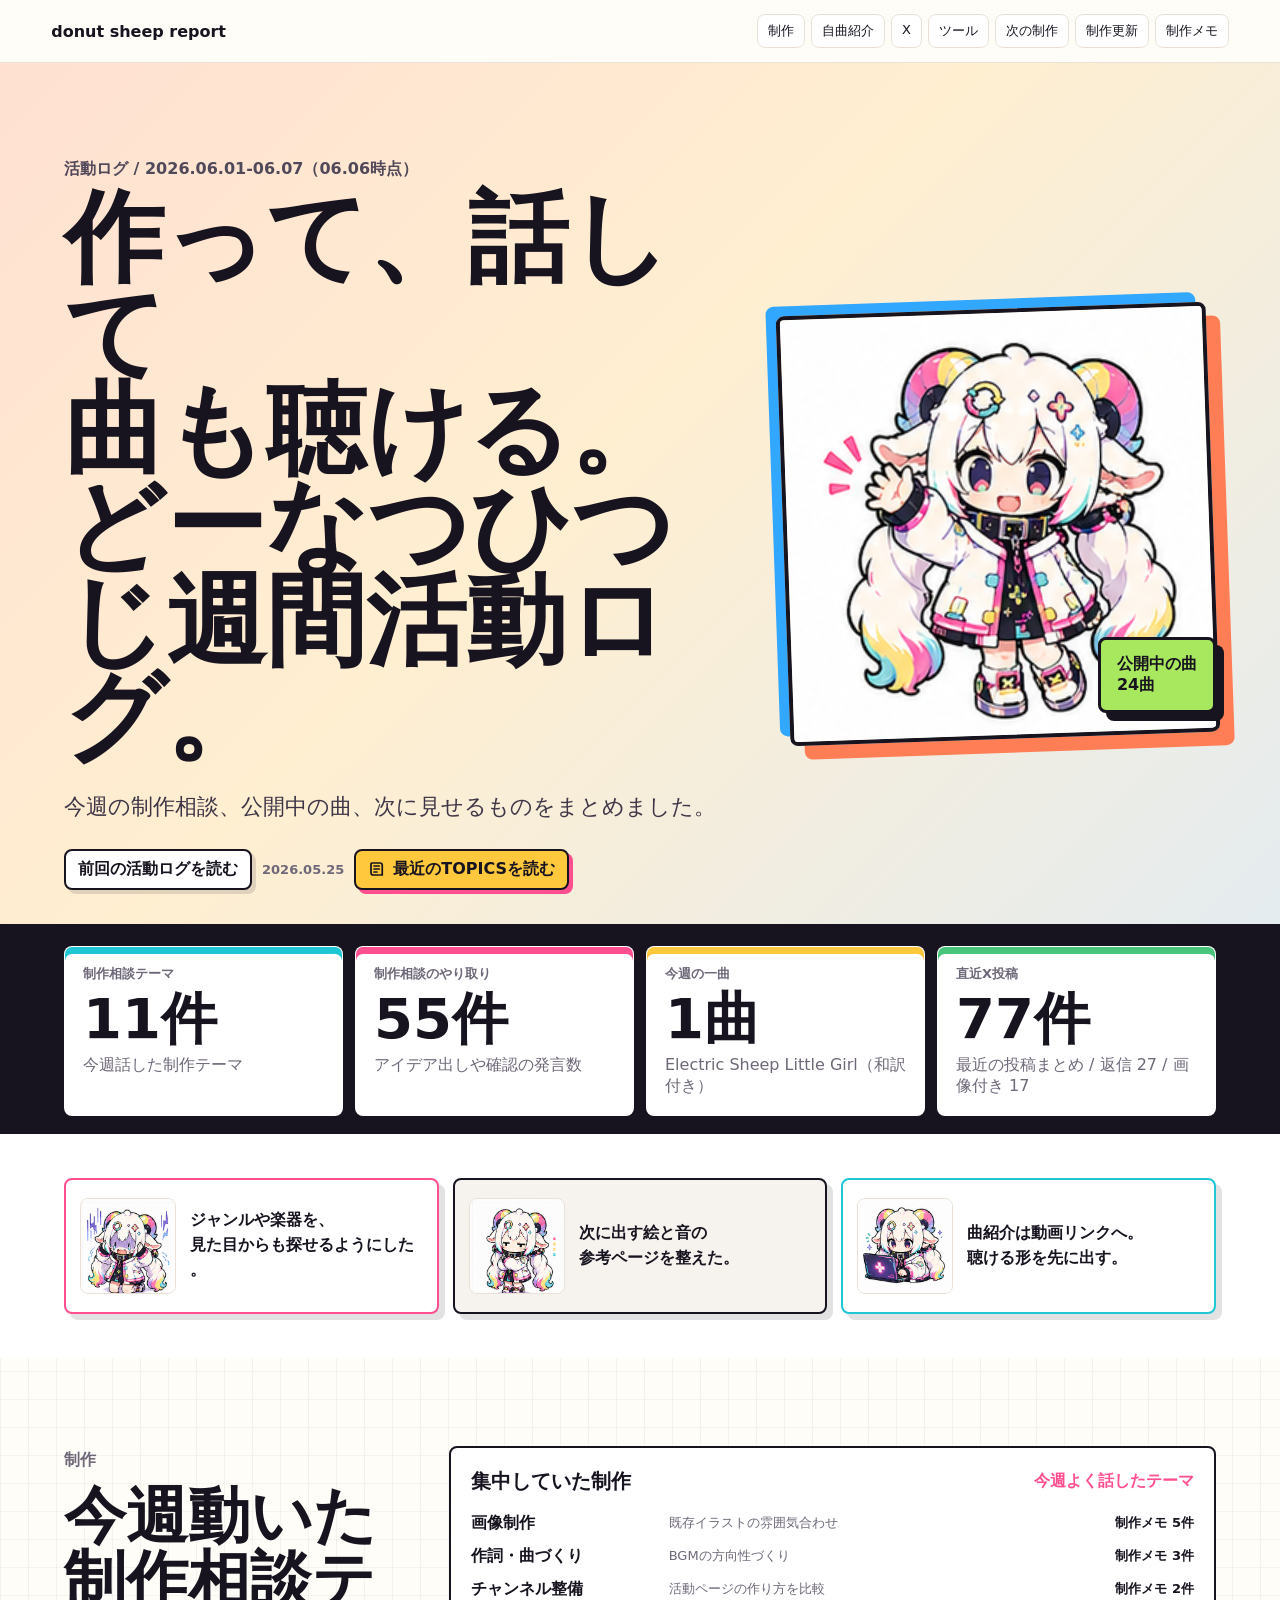
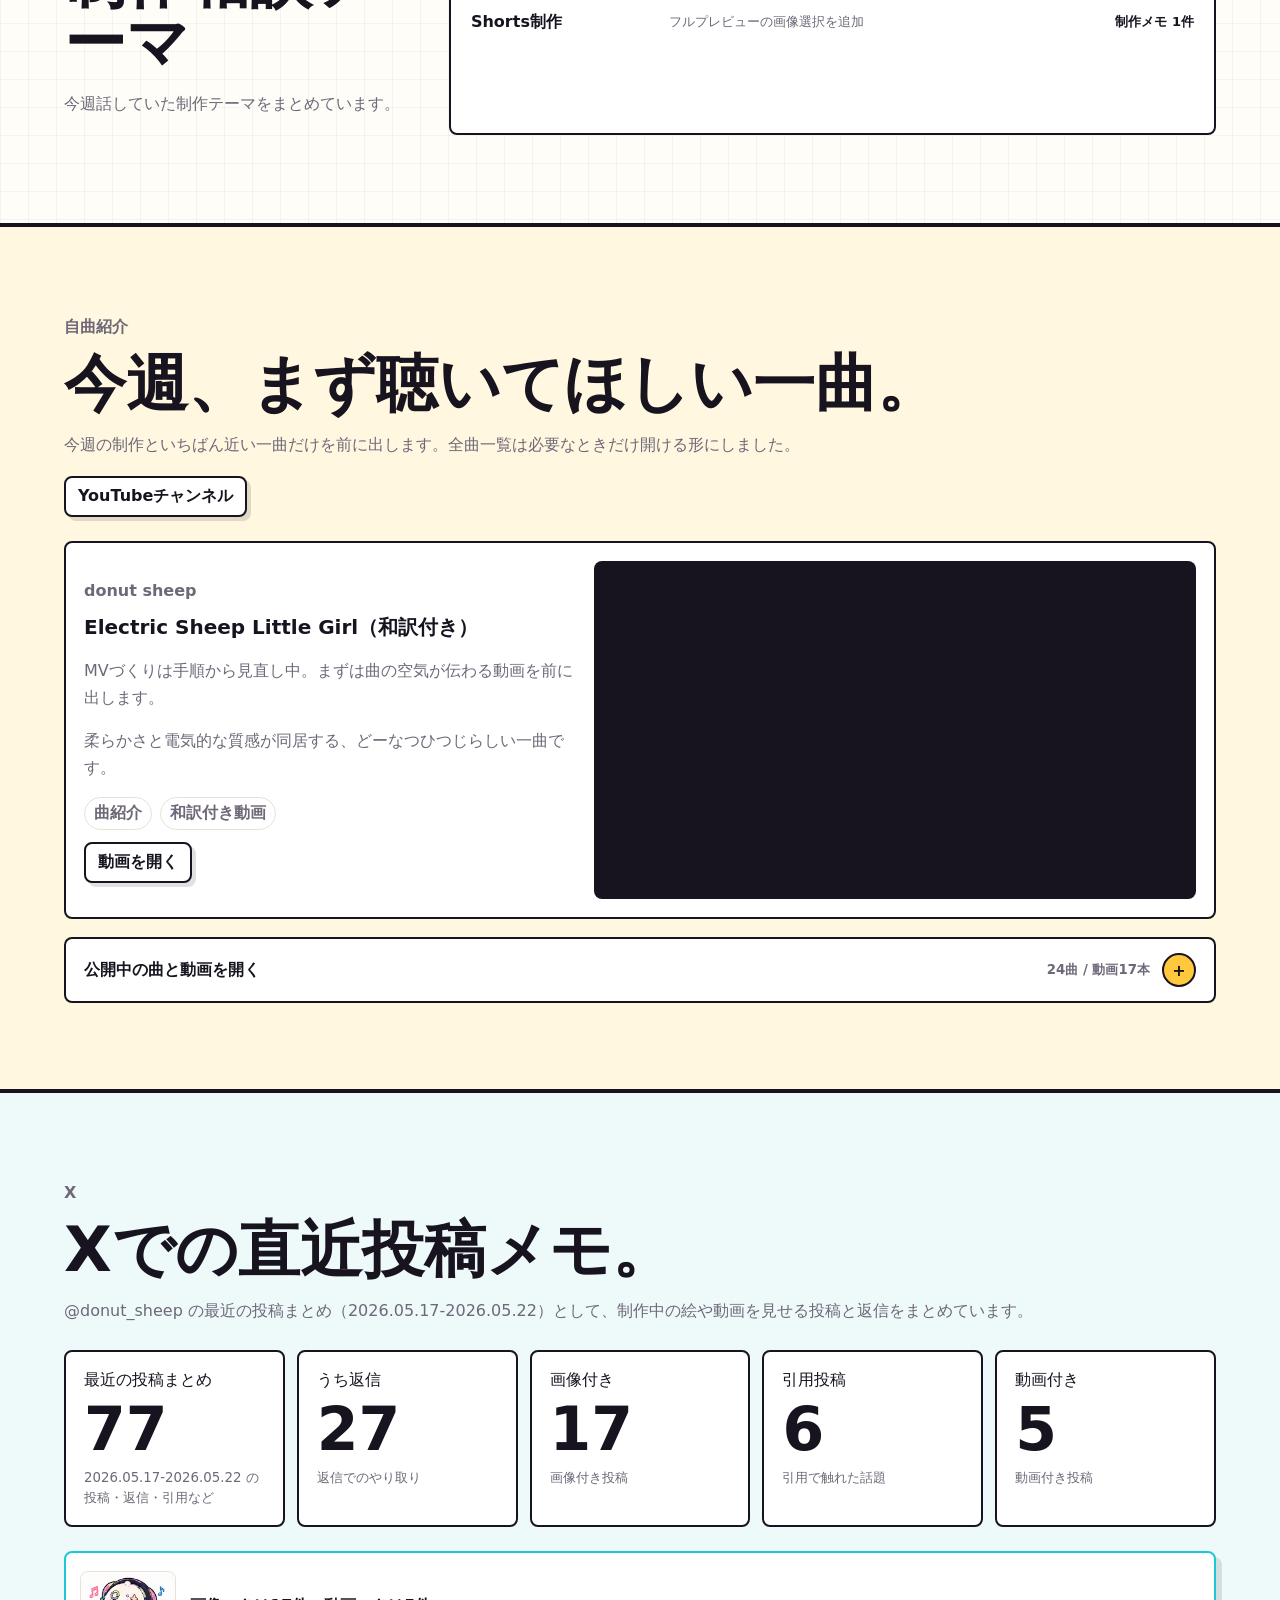
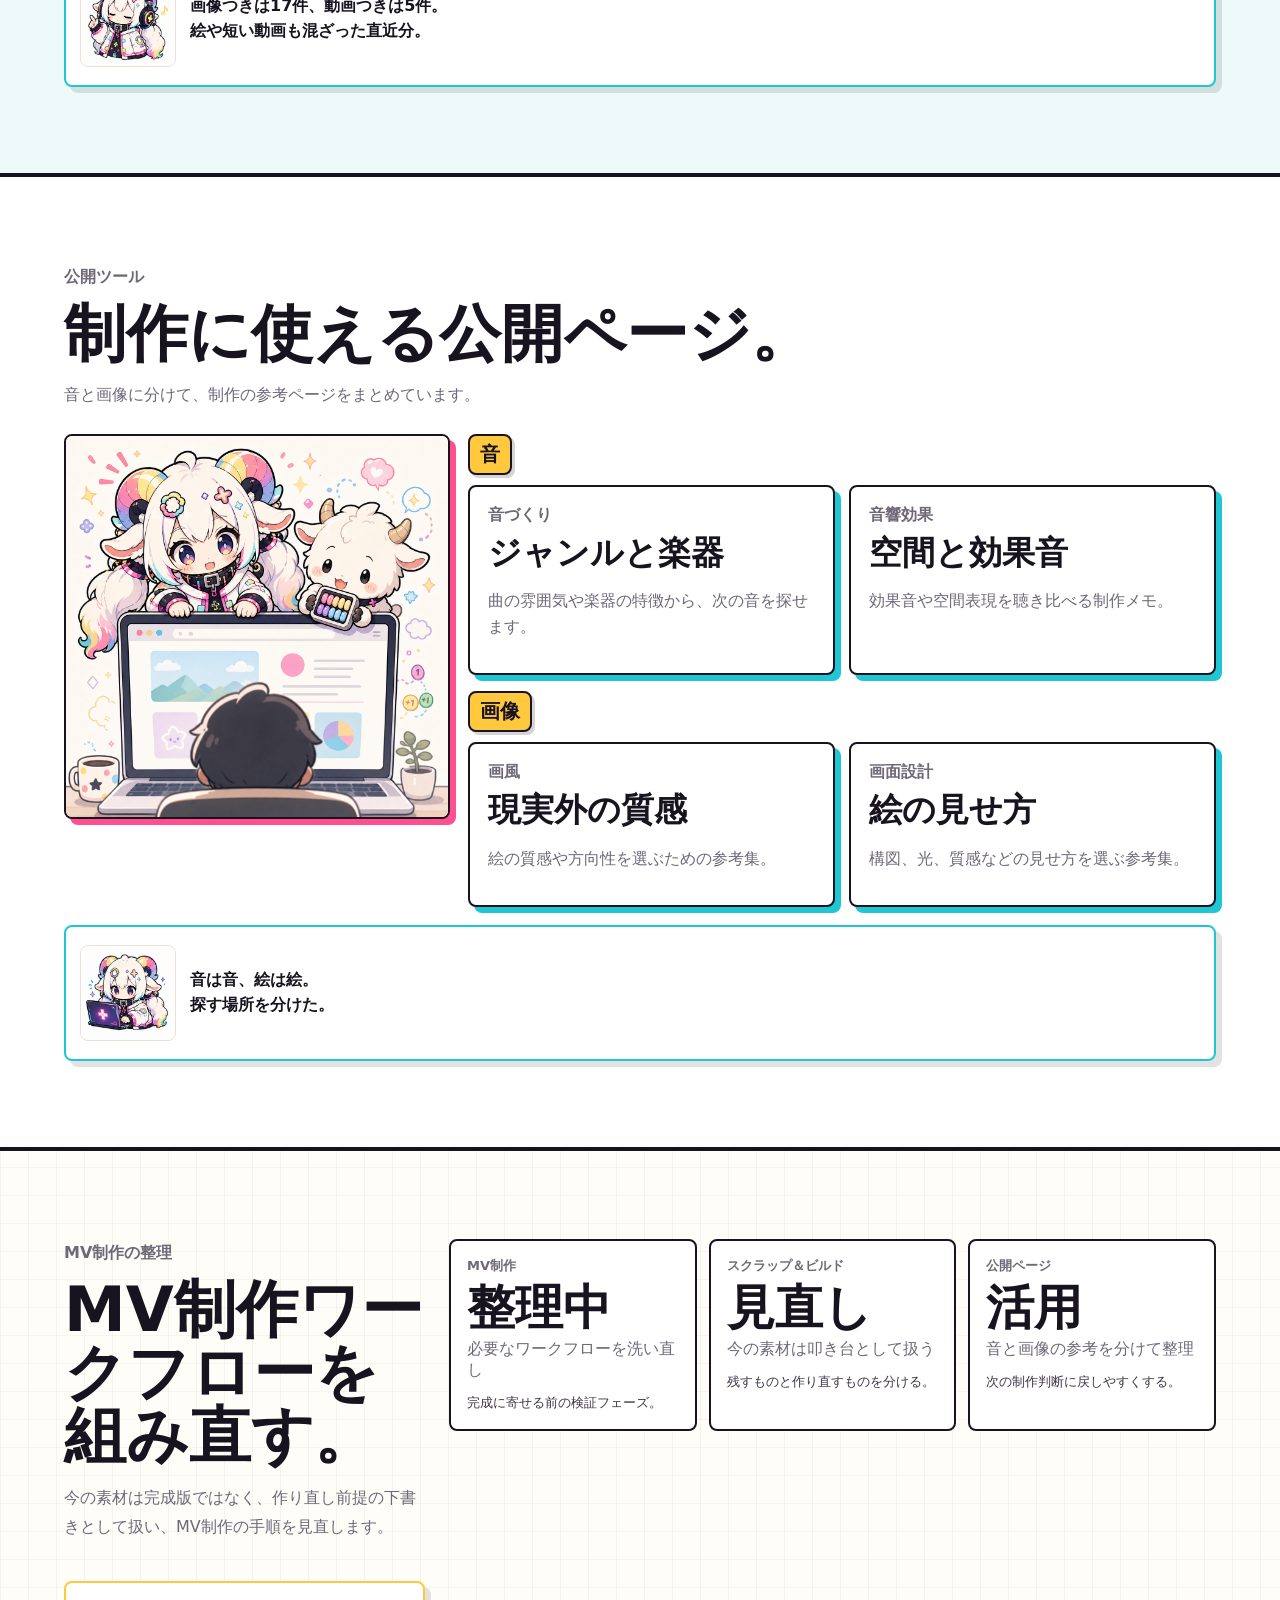
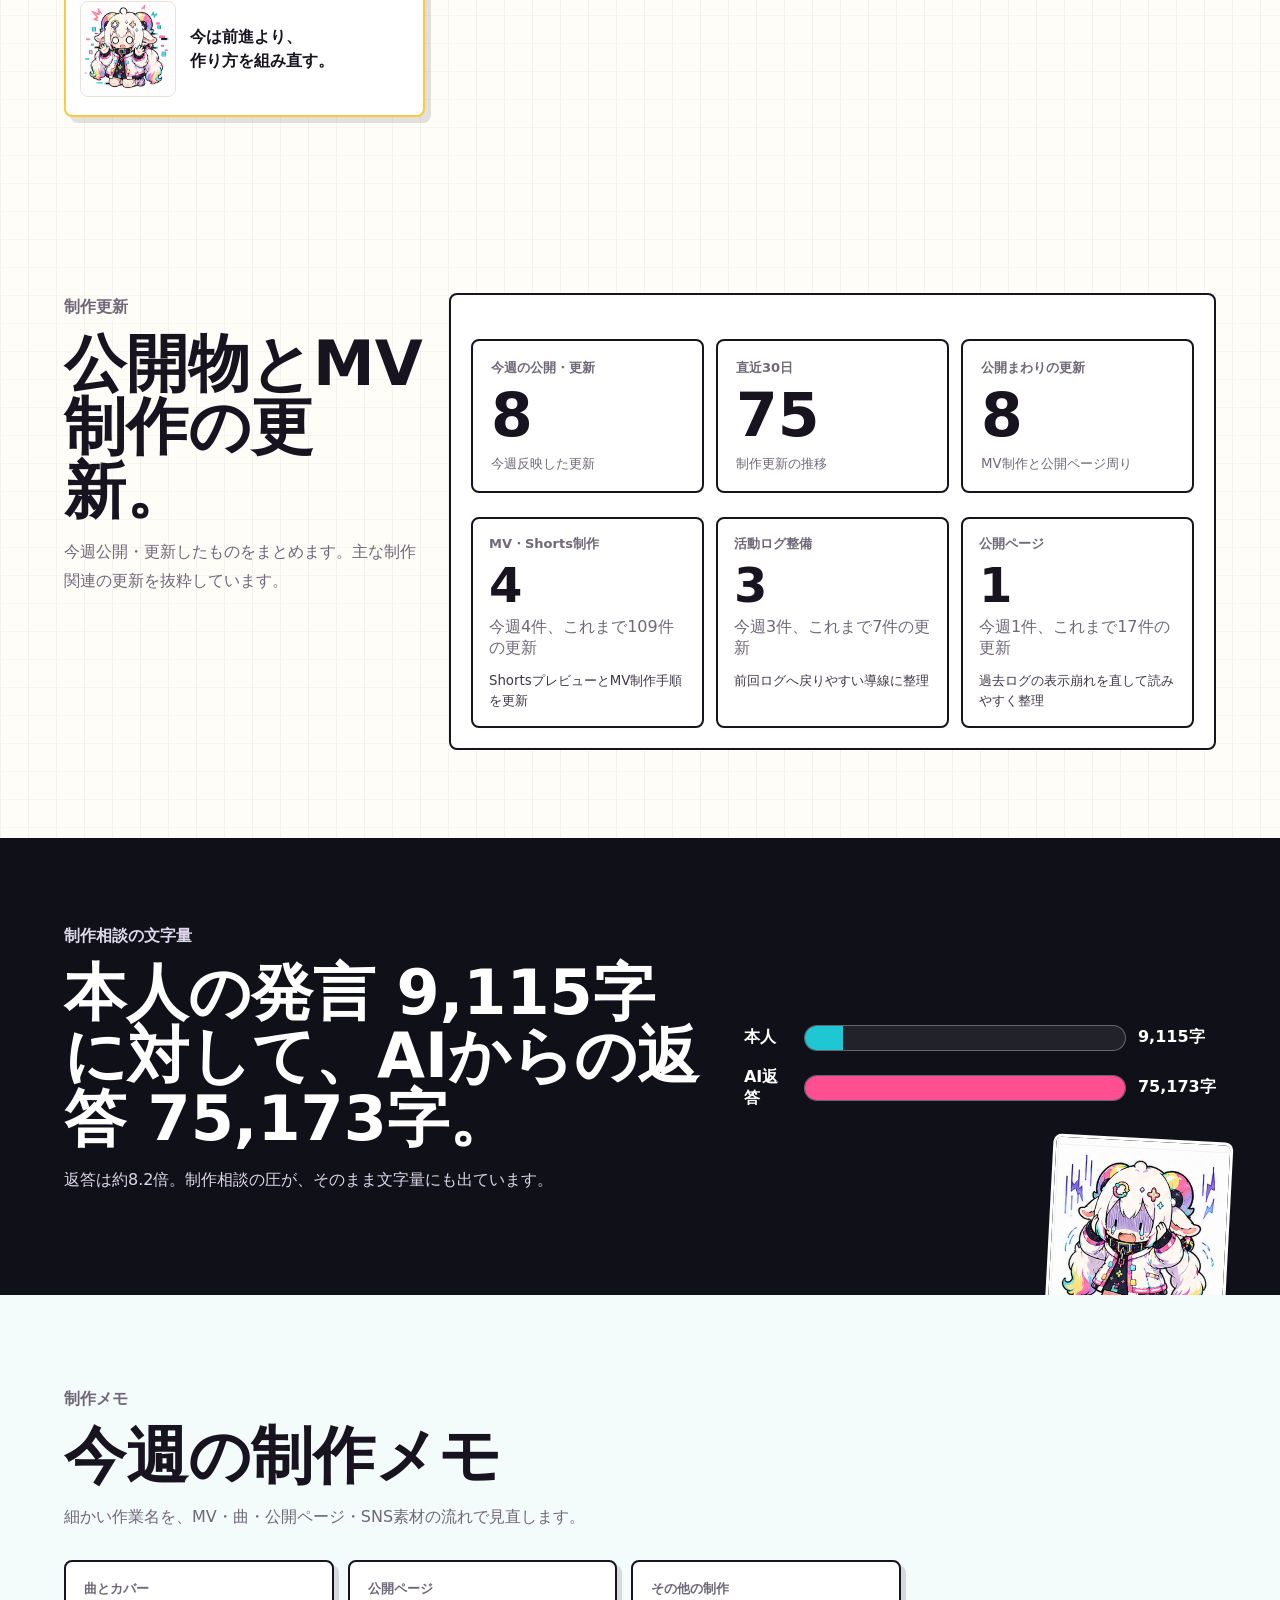
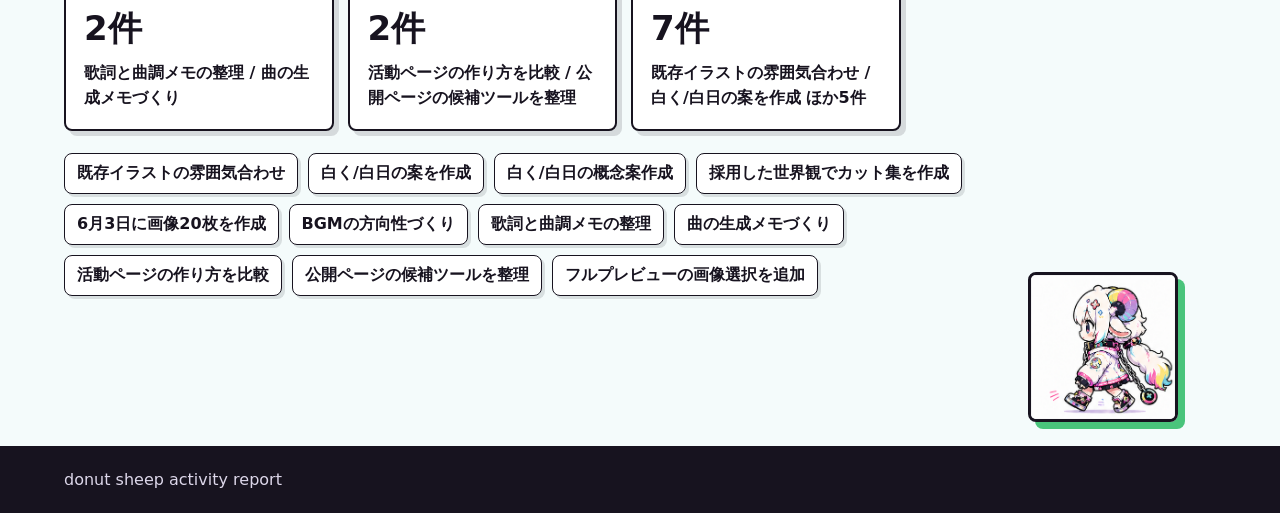
<file: activity-logs/2026-06-01.html>
<!doctype html>
<html lang="ja">
<head>
  <meta charset="utf-8">
  <meta name="viewport" content="width=device-width, initial-scale=1">
  <title>donut sheep activity report</title>
  <meta name="description" content="どーなつひつじ / donut sheep の制作活動レポート">
  <link rel="icon" href="../favicon.ico">
  <link rel="stylesheet" href="../assets/styles.css">
</head>
<body>
  <header class="site-header">
    <a href="#top" class="brand">donut sheep report</a>
    <nav aria-label="sections">
      <a href="#codex">制作</a>
      <a href="#music">自曲紹介</a>
      <a href="#x">X</a>
      <a href="#tools">ツール</a>
      <a href="#next">次の制作</a>
      <a href="#git">制作更新</a>
      <a href="#topics">制作メモ</a>
    </nav>
  </header>

  <main id="top">
    <section class="hero-band hero-theme-sunrise">
      <div class="hero-copy">
        <p class="eyebrow">活動ログ / 2026.06.01-06.07（06.06時点）</p>
        <h1><span class="desktop-title">作って、話して<br>曲も聴ける。<br>どーなつひつじ週間活動ログ。</span><span class="mobile-title">作って、話して<br>曲も聴ける。<br>どーなつひつじ<br>週間活動ログ。</span></h1>
        <p class="lead">今週の制作相談、<br class="mobile-only">公開中の曲、<br class="mobile-only">次に見せるものをまとめました。</p>
        <div class="previous-report-link"><div class="previous-report-item"><a href="2026-05-25.html">前回の活動ログを読む</a><span>2026.05.25</span></div><a class="topics-link" href="../topics-2026-05-23.html" aria-label="最近のTOPICSを読む"><svg viewBox="0 0 24 24" aria-hidden="true"><path d="M5 4h11a3 3 0 0 1 3 3v13H7a3 3 0 0 1-3-3V5a1 1 0 0 1 1-1Z"/><path d="M8 8h7"/><path d="M8 12h7"/><path d="M8 16h4"/></svg>最近のTOPICSを読む</a></div>
      </div>
      <div class="hero-stage" aria-hidden="true">
        <img class="character hero-sticker" src="../assets/characters/wave.png" alt="waving channel character" loading="lazy">
        <div class="hero-badge">公開中の曲<br><strong>24</strong>曲</div>
      </div>
    </section>

    <section class="metrics-grid" aria-label="summary metrics">
      <article class="metric-card accent-cyan"><span>制作相談テーマ</span><strong>11件</strong><p>今週話した制作テーマ</p></article>
<article class="metric-card accent-pink"><span>制作相談のやり取り</span><strong>55件</strong><p>アイデア出しや確認の発言数</p></article>
<article class="metric-card accent-yellow"><span>今週の一曲</span><strong>1曲</strong><p>Electric Sheep Little Girl（和訳付き）</p></article>
<article class="metric-card accent-green"><span>直近X投稿</span><strong>77件</strong><p>最近の投稿まとめ / 返信 27 / 画像付き 17</p></article>
    </section>

    <section class="comment-strip">
      <div class="speech hot"><img class="character" src="../assets/characters/overwhelmed.png" alt="overwhelmed character" loading="lazy"><p>ジャンルや楽器を、<br>見た目からも探せるようにした。</p></div>
      <div class="speech flat"><img class="character" src="../assets/characters/deadpan.png" alt="deadpan character" loading="lazy"><p>次に出す絵と音の<br>参考ページを整えた。</p></div>
      <div class="speech cool"><img class="character" src="../assets/characters/coding.png" alt="coding character" loading="lazy"><p>曲紹介は動画リンクへ。<br>聴ける形を先に出す。</p></div>
    </section>

    <section id="codex" class="section-grid">
      <div class="section-title">
        <p class="eyebrow">制作</p>
        <h2>今週動いた制作相談テーマ</h2>
        <p>今週話していた制作テーマをまとめています。</p>
      </div>
      <div class="panel wide">
        <div class="panel-head">
          <h3>集中していた制作</h3>
          <span>今週よく話したテーマ</span>
        </div>
        <div class="project-list">
          <div class="project-row"><div class="project-name">画像制作</div><div class="project-sub">既存イラストの雰囲気合わせ</div><div class="project-count">制作メモ 5件</div></div>
<div class="project-row"><div class="project-name">作詞・曲づくり</div><div class="project-sub">BGMの方向性づくり</div><div class="project-count">制作メモ 3件</div></div>
<div class="project-row"><div class="project-name">チャンネル整備</div><div class="project-sub">活動ページの作り方を比較</div><div class="project-count">制作メモ 2件</div></div>
<div class="project-row"><div class="project-name">Shorts制作</div><div class="project-sub">フルプレビューの画像選択を追加</div><div class="project-count">制作メモ 1件</div></div>
        </div>
      </div>
    </section>

    
    <section id="music" class="music-band">
      <div class="section-title">
        <p class="eyebrow">自曲紹介</p>
        <h2>今週、まず聴いてほしい一曲。</h2>
        <p>今週の制作といちばん近い一曲だけを前に出します。全曲一覧は必要なときだけ開ける形にしました。</p>
        <div class="section-actions">
          <a href="https://www.youtube.com/@donutsheep_music" target="_blank" rel="noreferrer">YouTubeチャンネル</a>
        </div>
      </div>
      <div class="song-feature">
        <div>
          <p class="eyebrow">donut sheep</p>
          <h3>Electric Sheep Little Girl（和訳付き）</h3>
          <p>MVづくりは手順から見直し中。まずは曲の空気が伝わる動画を前に出します。</p>
          <p>柔らかさと電気的な質感が同居する、どーなつひつじらしい一曲です。</p>
          <div class="tag-row"><span>曲紹介</span><span>和訳付き動画</span></div>
          <a class="video-link" href="https://youtu.be/VnF2XbWpwSQ?si=j9BqxFTAYxVJQWuj" target="_blank" rel="noreferrer">動画を開く</a>
        </div>
        <iframe src="https://www.youtube.com/embed/VnF2XbWpwSQ" title="Electric Sheep Little Girl（和訳付き）" loading="lazy" allow="accelerometer; autoplay; clipboard-write; encrypted-media; gyroscope; picture-in-picture; web-share" allowfullscreen></iframe>
      </div>
      <details class="catalog-panel">
        <summary><span>公開中の曲と動画を開く</span><small>24曲 / 動画17本</small></summary>
        <div class="music-stats">
          <article><span>チャンネル動画</span><strong>17</strong><small>総再生 604回</small></article>
          <article><span>公開中の曲</span><strong>24</strong><small>リリース曲一覧</small></article>
          <article><span>登録者</span><strong>14</strong><small>@donutsheep_music</small></article>
        </div>
        <div class="release-list">
          <a class="release-item" href="https://www.youtube.com/playlist?list=OLAK5uy_lWdtjWQf_9QqAdm2uCYpryihuiCg68SpI" target="_blank" rel="noreferrer"><span class="release-cover"><img src="../assets/release-art/OLAK5uy_lWdtjWQf_9QqAdm2uCYpryihuiCg68SpI.jpg" alt="スクラッチ・レコード (20260528) のカバー画像" loading="lazy"></span><span class="release-title">スクラッチ・レコード (20260528)</span><small>3:30 / 0回再生</small></a>
<a class="release-item" href="https://www.youtube.com/playlist?list=OLAK5uy_kWJrCBSPcAr2QVXeGfcVRjnqsQ8PI8TIA" target="_blank" rel="noreferrer"><span class="release-cover"><img src="../assets/release-art/OLAK5uy_kWJrCBSPcAr2QVXeGfcVRjnqsQ8PI8TIA.jpg" alt="The Gilding Peels Away のカバー画像" loading="lazy"></span><span class="release-title">The Gilding Peels Away</span><small>3:11 / 1回再生</small></a>
<a class="release-item" href="https://www.youtube.com/playlist?list=OLAK5uy_kTVKhJsCprS7ms_VOBX4y2WKgT_7BkbfM" target="_blank" rel="noreferrer"><span class="release-cover"><img src="../assets/release-art/OLAK5uy_kTVKhJsCprS7ms_VOBX4y2WKgT_7BkbfM.jpg" alt="ダイソンスフィアの夜明け のカバー画像" loading="lazy"></span><span class="release-title">ダイソンスフィアの夜明け</span><small>5:01 / 1回再生</small></a>
<a class="release-item" href="https://www.youtube.com/playlist?list=OLAK5uy_kBPpmOHfzmEoNoJzDXlqTjNpdkgv6LuKc" target="_blank" rel="noreferrer"><span class="release-cover"><img src="../assets/release-art/OLAK5uy_kBPpmOHfzmEoNoJzDXlqTjNpdkgv6LuKc.jpg" alt="エラいね、はい呼吸 のカバー画像" loading="lazy"></span><span class="release-title">エラいね、はい呼吸</span><small>4:00 / 5回再生</small></a>
<a class="release-item" href="https://www.youtube.com/playlist?list=OLAK5uy_m_-9JWy3RU4yc1vginobOPbHAv6M-VYAo" target="_blank" rel="noreferrer"><span class="release-cover"><img src="../assets/release-art/OLAK5uy_m_-9JWy3RU4yc1vginobOPbHAv6M-VYAo.jpg" alt="ナムボルト-RUN-現世 のカバー画像" loading="lazy"></span><span class="release-title">ナムボルト-RUN-現世</span><small>3:17 / 3回再生</small></a>
<a class="release-item" href="https://www.youtube.com/playlist?list=OLAK5uy_kn3voGvGtp9pWEZFOy17sUsPiVKXadAR4" target="_blank" rel="noreferrer"><span class="release-cover"><img src="../assets/release-art/OLAK5uy_kn3voGvGtp9pWEZFOy17sUsPiVKXadAR4.jpg" alt="いぬしっぽ気象台 のカバー画像" loading="lazy"></span><span class="release-title">いぬしっぽ気象台</span><small>5:09 / 3回再生</small></a>
<a class="release-item" href="https://www.youtube.com/playlist?list=OLAK5uy_nekI0XTmxczbkdEbgU4oNLT6NVM3J8aXM" target="_blank" rel="noreferrer"><span class="release-cover"><img src="../assets/release-art/OLAK5uy_nekI0XTmxczbkdEbgU4oNLT6NVM3J8aXM.jpg" alt="ワシャテリア のカバー画像" loading="lazy"></span><span class="release-title">ワシャテリア</span><small>3:30 / 1回再生</small></a>
<a class="release-item" href="https://www.youtube.com/playlist?list=OLAK5uy_n8mAuZuAXtsTG_7XJvn-hE5A8Is2zqUgU" target="_blank" rel="noreferrer"><span class="release-cover"><img src="../assets/release-art/OLAK5uy_n8mAuZuAXtsTG_7XJvn-hE5A8Is2zqUgU.jpg" alt="Ring by Ring のカバー画像" loading="lazy"></span><span class="release-title">Ring by Ring</span><small>5:44 / 2回再生</small></a>
<a class="release-item" href="https://www.youtube.com/playlist?list=OLAK5uy_mzcY10bWWI4I0hBg43MnCsnDY_hgX7Zqs" target="_blank" rel="noreferrer"><span class="release-cover"><img src="../assets/release-art/OLAK5uy_mzcY10bWWI4I0hBg43MnCsnDY_hgX7Zqs.jpg" alt="かいものメモの歌 のカバー画像" loading="lazy"></span><span class="release-title">かいものメモの歌</span><small>4:10 / 0回再生</small></a>
<a class="release-item" href="https://www.youtube.com/playlist?list=OLAK5uy_lOCcNemfabO01J-56nIAF-ZqKxBvd_3hY" target="_blank" rel="noreferrer"><span class="release-cover"><img src="../assets/release-art/OLAK5uy_lOCcNemfabO01J-56nIAF-ZqKxBvd_3hY.jpg" alt="Blue Hooves のカバー画像" loading="lazy"></span><span class="release-title">Blue Hooves</span><small>2:55 / 0回再生</small></a>
<a class="release-item" href="https://www.youtube.com/playlist?list=OLAK5uy_n-nt9kfnPEeKcP_Vjh6lH6nqyrdxM9sPM" target="_blank" rel="noreferrer"><span class="release-cover"><img src="../assets/release-art/OLAK5uy_n-nt9kfnPEeKcP_Vjh6lH6nqyrdxM9sPM.jpg" alt="継ぎ接ぎ借り物サーカス団 のカバー画像" loading="lazy"></span><span class="release-title">継ぎ接ぎ借り物サーカス団</span><small>3:47 / 3回再生</small></a>
<a class="release-item" href="https://www.youtube.com/playlist?list=OLAK5uy_mZXuDgcbGVCF7yQ0gKboTuKXoEFI7oB88" target="_blank" rel="noreferrer"><span class="release-cover"><img src="../assets/release-art/OLAK5uy_mZXuDgcbGVCF7yQ0gKboTuKXoEFI7oB88.jpg" alt="皿洗いの本気ハンバーグ のカバー画像" loading="lazy"></span><span class="release-title">皿洗いの本気ハンバーグ</span><small>4:00 / 10回再生</small></a>
<a class="release-item" href="https://www.youtube.com/playlist?list=OLAK5uy_nCoR1bP54V3nXODXckHSYuBS_5neBSHD8" target="_blank" rel="noreferrer"><span class="release-cover"><img src="../assets/release-art/OLAK5uy_nCoR1bP54V3nXODXckHSYuBS_5neBSHD8.jpg" alt="DRAW THE STARS のカバー画像" loading="lazy"></span><span class="release-title">DRAW THE STARS</span><small>5:35 / 1回再生</small></a>
<a class="release-item" href="https://www.youtube.com/playlist?list=OLAK5uy_koQ1OM7gcb_ykiENe_vAlFvrr54zz3N28" target="_blank" rel="noreferrer"><span class="release-cover"><img src="../assets/release-art/OLAK5uy_koQ1OM7gcb_ykiENe_vAlFvrr54zz3N28.jpg" alt="RISE, RISE のカバー画像" loading="lazy"></span><span class="release-title">RISE, RISE</span><small>4:29 / 1回再生</small></a>
<a class="release-item" href="https://www.youtube.com/playlist?list=OLAK5uy_m0Y4_qihgo5r0YimzwF3hxAykBpdEL_Ds" target="_blank" rel="noreferrer"><span class="release-cover"><img src="../assets/release-art/OLAK5uy_m0Y4_qihgo5r0YimzwF3hxAykBpdEL_Ds.jpg" alt="Neon HUD Candy のカバー画像" loading="lazy"></span><span class="release-title">Neon HUD Candy</span><small>3:45 / 4回再生</small></a>
<a class="release-item" href="https://www.youtube.com/playlist?list=OLAK5uy_mo6-ecgW5FGHh7VlrSY8kWySjvDVWqp0U" target="_blank" rel="noreferrer"><span class="release-cover"><img src="../assets/release-art/OLAK5uy_mo6-ecgW5FGHh7VlrSY8kWySjvDVWqp0U.jpg" alt="Electric Sheep Little Girl のカバー画像" loading="lazy"></span><span class="release-title">Electric Sheep Little Girl</span><small>4:21 / 3回再生</small></a>
<a class="release-item" href="https://www.youtube.com/playlist?list=OLAK5uy_mtgGGHy652qQi6Bn3MNzd5pZ_LPXdwBpg" target="_blank" rel="noreferrer"><span class="release-cover"><img src="../assets/release-art/OLAK5uy_mtgGGHy652qQi6Bn3MNzd5pZ_LPXdwBpg.jpg" alt="CLUTCH//NOISE のカバー画像" loading="lazy"></span><span class="release-title">CLUTCH//NOISE</span><small>3:31 / 7回再生</small></a>
<a class="release-item" href="https://www.youtube.com/playlist?list=OLAK5uy_l2Uslpnsn3KMdZyZ11tjDmyWN63FytBbI" target="_blank" rel="noreferrer"><span class="release-cover"><img src="../assets/release-art/OLAK5uy_l2Uslpnsn3KMdZyZ11tjDmyWN63FytBbI.jpg" alt="Retry Heartbeat のカバー画像" loading="lazy"></span><span class="release-title">Retry Heartbeat</span><small>3:47 / 0回再生</small></a>
<a class="release-item" href="https://www.youtube.com/playlist?list=OLAK5uy_lNeyFo1OtGypVGDlQnnCrv4SELrynHqbA" target="_blank" rel="noreferrer"><span class="release-cover"><img src="../assets/release-art/OLAK5uy_lNeyFo1OtGypVGDlQnnCrv4SELrynHqbA.jpg" alt="ZOMByE-キミに火葬- のカバー画像" loading="lazy"></span><span class="release-title">ZOMByE-キミに火葬-</span><small>3:15 / 3回再生</small></a>
<a class="release-item" href="https://www.youtube.com/playlist?list=OLAK5uy_lgrVumqoSAPf03ZkZy9Vve4gCm-NOqR8g" target="_blank" rel="noreferrer"><span class="release-cover"><img src="../assets/release-art/OLAK5uy_lgrVumqoSAPf03ZkZy9Vve4gCm-NOqR8g.jpg" alt="カラカラパレット のカバー画像" loading="lazy"></span><span class="release-title">カラカラパレット</span><small>3:58 / 5回再生</small></a>
<a class="release-item" href="https://www.youtube.com/playlist?list=OLAK5uy_ln-KE7tJdGANH37F1EBZ_u0abL8JqzHhk" target="_blank" rel="noreferrer"><span class="release-cover"><img src="../assets/release-art/OLAK5uy_ln-KE7tJdGANH37F1EBZ_u0abL8JqzHhk.jpg" alt="花粉症のほうが辛いって のカバー画像" loading="lazy"></span><span class="release-title">花粉症のほうが辛いって</span><small>3:16 / 8回再生</small></a>
<a class="release-item" href="https://www.youtube.com/playlist?list=OLAK5uy_lHQD8-dNjEWEXRk9tJUxF_X1QBNe7oWpc" target="_blank" rel="noreferrer"><span class="release-cover"><img src="../assets/release-art/OLAK5uy_lHQD8-dNjEWEXRk9tJUxF_X1QBNe7oWpc.jpg" alt="Pyrite のカバー画像" loading="lazy"></span><span class="release-title">Pyrite</span><small>3:13 / 47回再生</small></a>
<a class="release-item" href="https://www.youtube.com/playlist?list=OLAK5uy_mchCJQa7R4whztb277d2rp7NMNBsd4teQ" target="_blank" rel="noreferrer"><span class="release-cover"><img src="../assets/release-art/OLAK5uy_mchCJQa7R4whztb277d2rp7NMNBsd4teQ.jpg" alt="め のカバー画像" loading="lazy"></span><span class="release-title">め</span><small>3:17 / 23回再生</small></a>
<a class="release-item" href="https://www.youtube.com/playlist?list=OLAK5uy_lCHO0PLfTWtDsoqN1FDIGc4Nq_duRBdJs" target="_blank" rel="noreferrer"><span class="release-cover"><img src="../assets/release-art/OLAK5uy_lCHO0PLfTWtDsoqN1FDIGc4Nq_duRBdJs.jpg" alt="ゆめみの迷子とドーナツハート のカバー画像" loading="lazy"></span><span class="release-title">ゆめみの迷子とドーナツハート</span><small>3:18 / 49回再生</small></a>
        </div>
      </details>
    </section>


    
    <section id="x" class="social-band">
      <div class="section-title">
        <p class="eyebrow">X</p>
        <h2>Xでの直近投稿メモ。</h2>
        <p>@donut_sheep の最近の投稿まとめ（2026.05.17-2026.05.22）として、制作中の絵や動画を見せる投稿と返信をまとめています。</p>
      </div>
      <div class="social-stats">
        <article><span>最近の投稿まとめ</span><strong>77</strong><small>2026.05.17-2026.05.22 の投稿・返信・引用など</small></article><article><span>うち返信</span><strong>27</strong><small>返信でのやり取り</small></article><article><span>画像付き</span><strong>17</strong><small>画像付き投稿</small></article><article><span>引用投稿</span><strong>6</strong><small>引用で触れた話題</small></article><article><span>動画付き</span><strong>5</strong><small>動画付き投稿</small></article>
      </div>
      <div class="speech cool"><img class="character" src="../assets/characters/headphones.png" alt="headphones character" loading="lazy"><p>画像つきは17件、動画つきは5件。<br>絵や短い動画も混ざった直近分。</p></div>
    </section>


    
    <section id="tools" class="tools-band">
      <div class="section-title">
        <p class="eyebrow">公開ツール</p>
        <h2>制作に使える公開ページ。</h2>
        <p>音と画像に分けて、制作の参考ページをまとめています。</p>
      </div>
      <div class="tools-showcase">
        <img class="tool-usage-illustration" src="../assets/illustrations/goatcounter-peek.png" alt="公開ページの利用を見守るどーなつひつじと小さなヤギ" width="1254" height="1254" loading="lazy">
        <div class="tool-groups">
          <div class="tool-group"><h3>音</h3><div class="tool-grid"><a class="tool-card" href="https://donut-hitsuji.github.io/donut-sheep-activity-repo/public_tools/music_instrument_prompt_atlas.html" target="_blank" rel="noreferrer"><span>音づくり</span><strong>ジャンルと楽器</strong><p>曲の雰囲気や楽器の特徴から、次の音を探せます。</p></a><a class="tool-card" href="https://donut-hitsuji.github.io/donut-sheep-activity-repo/public_tools/spatial_audio_effects_tool.html" target="_blank" rel="noreferrer"><span>音響効果</span><strong>空間と効果音</strong><p>効果音や空間表現を聴き比べる制作メモ。</p></a></div></div>
<div class="tool-group"><h3>画像</h3><div class="tool-grid"><a class="tool-card" href="https://donut-hitsuji.github.io/donut-sheep-activity-repo/public_tools/mv-nonreal-style-vocabulary.html" target="_blank" rel="noreferrer"><span>画風</span><strong>現実外の質感</strong><p>絵の質感や方向性を選ぶための参考集。</p></a><a class="tool-card" href="https://donut-hitsuji.github.io/donut-sheep-activity-repo/public_tools/mv-visual-vocabulary.html" target="_blank" rel="noreferrer"><span>画面設計</span><strong>絵の見せ方</strong><p>構図、光、質感などの見せ方を選ぶ参考集。</p></a></div></div>
        </div>
      </div>
      <div class="speech cool"><img class="character" src="../assets/characters/coding.png" alt="coding character" loading="lazy"><p>音は音、絵は絵。<br>探す場所を分けた。</p></div>
    </section>


    <section id="next" class="section-grid git-section">
      <div class="section-title">
        <p class="eyebrow">MV制作の整理</p>
        <h2>MV制作ワークフローを組み直す。</h2>
        <p>今の素材は完成版ではなく、作り直し前提の下書きとして扱い、MV制作の手順を見直します。</p>
      </div>
      <div class="repo-grid">
        <article class="repo-card"><span>MV制作</span><strong>整理中</strong><p>必要なワークフローを洗い直し</p><small>完成に寄せる前の検証フェーズ。</small></article>
        <article class="repo-card"><span>スクラップ＆ビルド</span><strong>見直し</strong><p>今の素材は叩き台として扱う</p><small>残すものと作り直すものを分ける。</small></article>
        <article class="repo-card"><span>公開ページ</span><strong>活用</strong><p>音と画像の参考を分けて整理</p><small>次の制作判断に戻しやすくする。</small></article>
      </div>
      <div class="speech warn"><img class="character" src="../assets/characters/system-error.png" alt="system error character" loading="lazy"><p>今は前進より、<br>作り方を組み直す。</p></div>
    </section>

    
    <section id="git" class="section-grid git-section">
      <div class="section-title">
        <p class="eyebrow">制作更新</p>
        <h2>公開物とMV制作の更新。</h2>
        <p>今週公開・更新したものをまとめます。主な制作関連の更新を抜粋しています。</p>
      </div>
      <div class="panel wide">
        <div class="git-stats">
          <article><span>今週の公開・更新</span><strong>8</strong><small>今週反映した更新</small></article>
          <article><span>直近30日</span><strong>75</strong><small>制作更新の推移</small></article>
          <article><span>公開まわりの更新</span><strong>8</strong><small>MV制作と公開ページ周り</small></article>
        </div>
        <div class="repo-grid">
          <article class="repo-card"><span>MV・Shorts制作</span><strong>4</strong><p>今週4件、これまで109件の更新</p><small>ShortsプレビューとMV制作手順を更新</small></article>
<article class="repo-card"><span>活動ログ整備</span><strong>3</strong><p>今週3件、これまで7件の更新</p><small>前回ログへ戻りやすい導線に整理</small></article>
<article class="repo-card"><span>公開ページ</span><strong>1</strong><p>今週1件、これまで17件の更新</p><small>過去ログの表示崩れを直して読みやすく整理</small></article>
        </div>
      </div>
    </section>


    
    <section id="text-mass" class="word-battle" aria-label="制作相談の文字量">
      <div>
        <p class="eyebrow">制作相談の文字量</p>
        <h2>本人の発言 9,115字に対して、AIからの返答 75,173字。</h2>
        <p>返答は約8.2倍。制作相談の圧が、そのまま文字量にも出ています。</p>
      </div>
      <div class="battle-bars" aria-label="文字量の比較">
        <div class="battle-row user"><span>本人</span><div><i style="width: 12%"></i></div><b>9,115字</b></div>
        <div class="battle-row ai"><span>AI返答</span><div><i style="width: 100%"></i></div><b>75,173字</b></div>
      </div>
      <img class="character battle-character" src="../assets/characters/overwhelmed.png" alt="overwhelmed character" loading="lazy">
    </section>


    <section id="topics" class="topics-band">
      <div class="section-title">
        <p class="eyebrow">制作メモ</p>
        <h2>今週の制作メモ</h2>
        <p>細かい作業名を、MV・曲・公開ページ・SNS素材の流れで見直します。</p>
      </div>
      <div class="topic-groups">
        <article><span>曲とカバー</span><strong>2件</strong><p>歌詞と曲調メモの整理 / 曲の生成メモづくり</p></article>
<article><span>公開ページ</span><strong>2件</strong><p>活動ページの作り方を比較 / 公開ページの候補ツールを整理</p></article>
<article><span>その他の制作</span><strong>7件</strong><p>既存イラストの雰囲気合わせ / 白く/白日の案を作成 ほか5件</p></article>
      </div>
      <div class="topic-cloud">
        <span>既存イラストの雰囲気合わせ</span>
<span>白く/白日の案を作成</span>
<span>白く/白日の概念案作成</span>
<span>採用した世界観でカット集を作成</span>
<span>6月3日に画像20枚を作成</span>
<span>BGMの方向性づくり</span>
<span>歌詞と曲調メモの整理</span>
<span>曲の生成メモづくり</span>
<span>活動ページの作り方を比較</span>
<span>公開ページの候補ツールを整理</span>
<span>フルプレビューの画像選択を追加</span>
      </div>
      <img class="character walk-character" src="../assets/characters/walk.png" alt="walking character" loading="lazy">
    </section>
  </main>

  <footer>
    <p>donut sheep activity report</p>
  </footer>
</body>
</html>
</file>
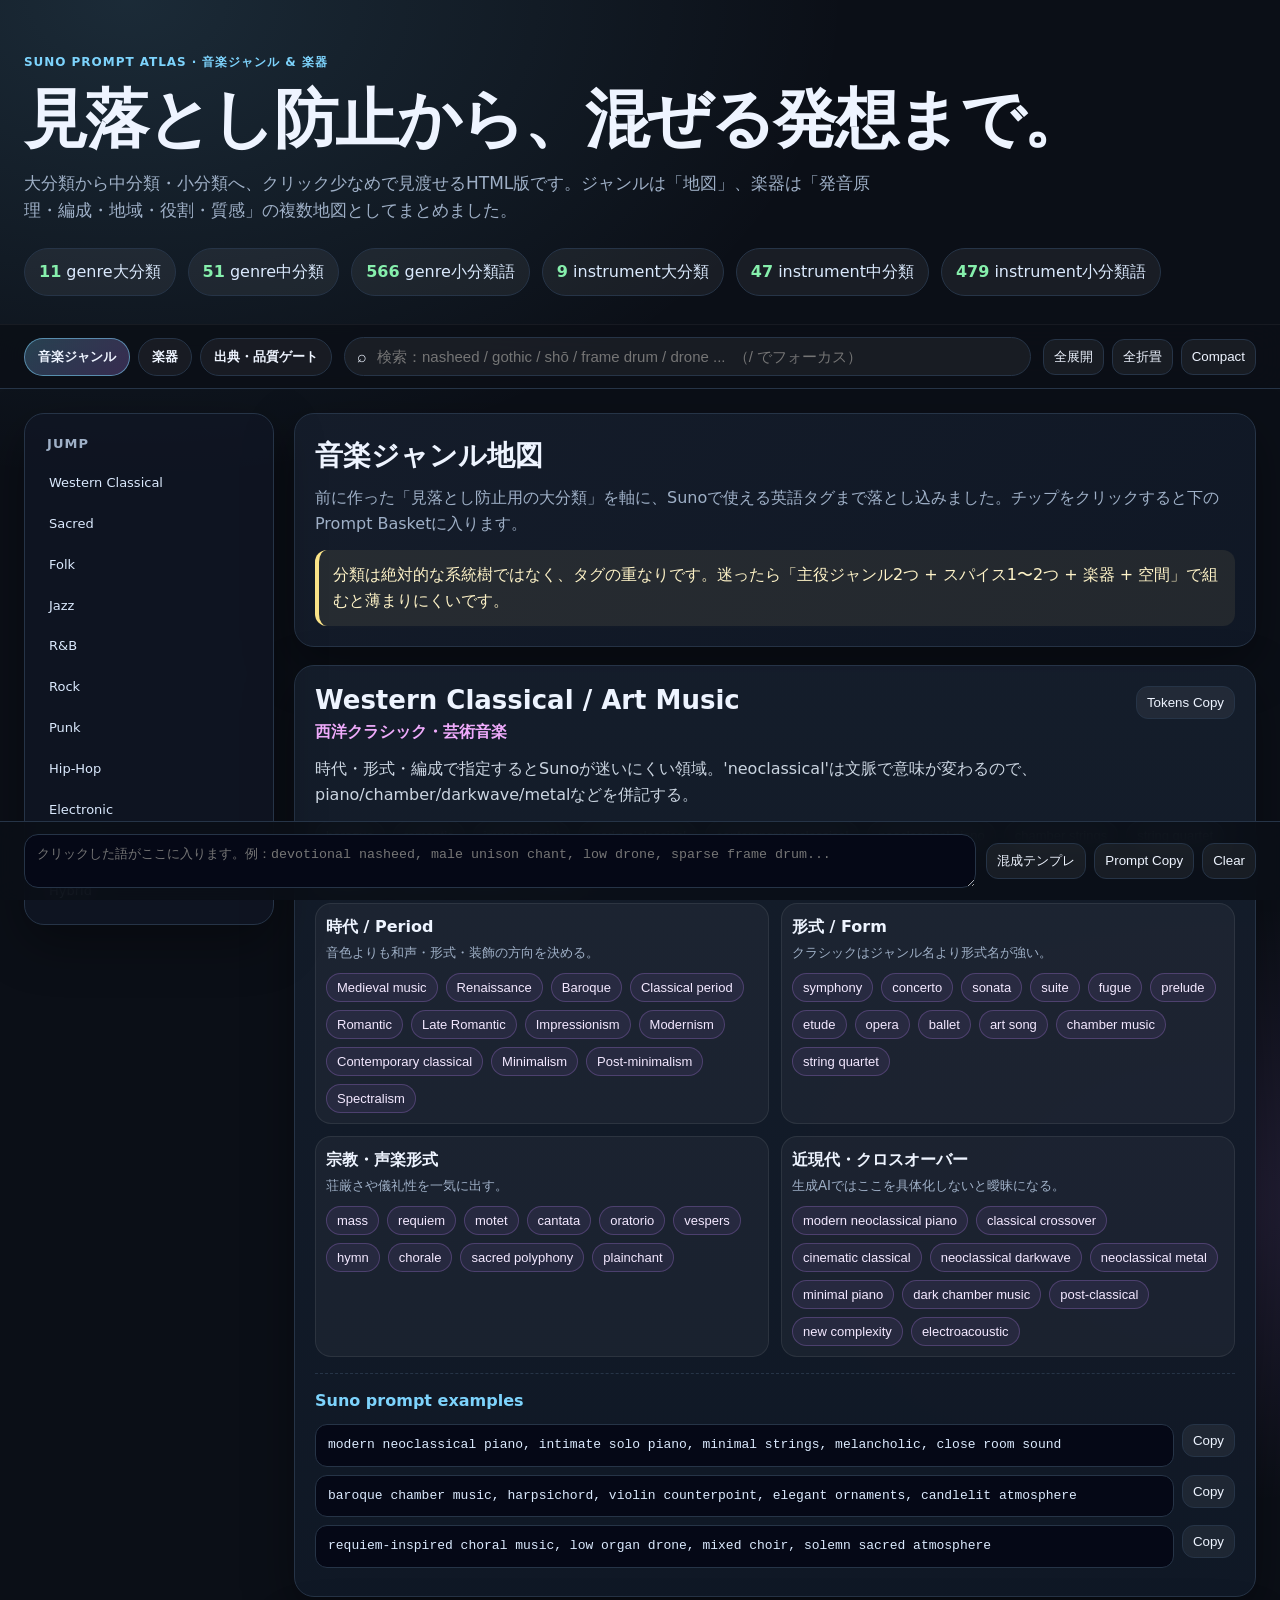
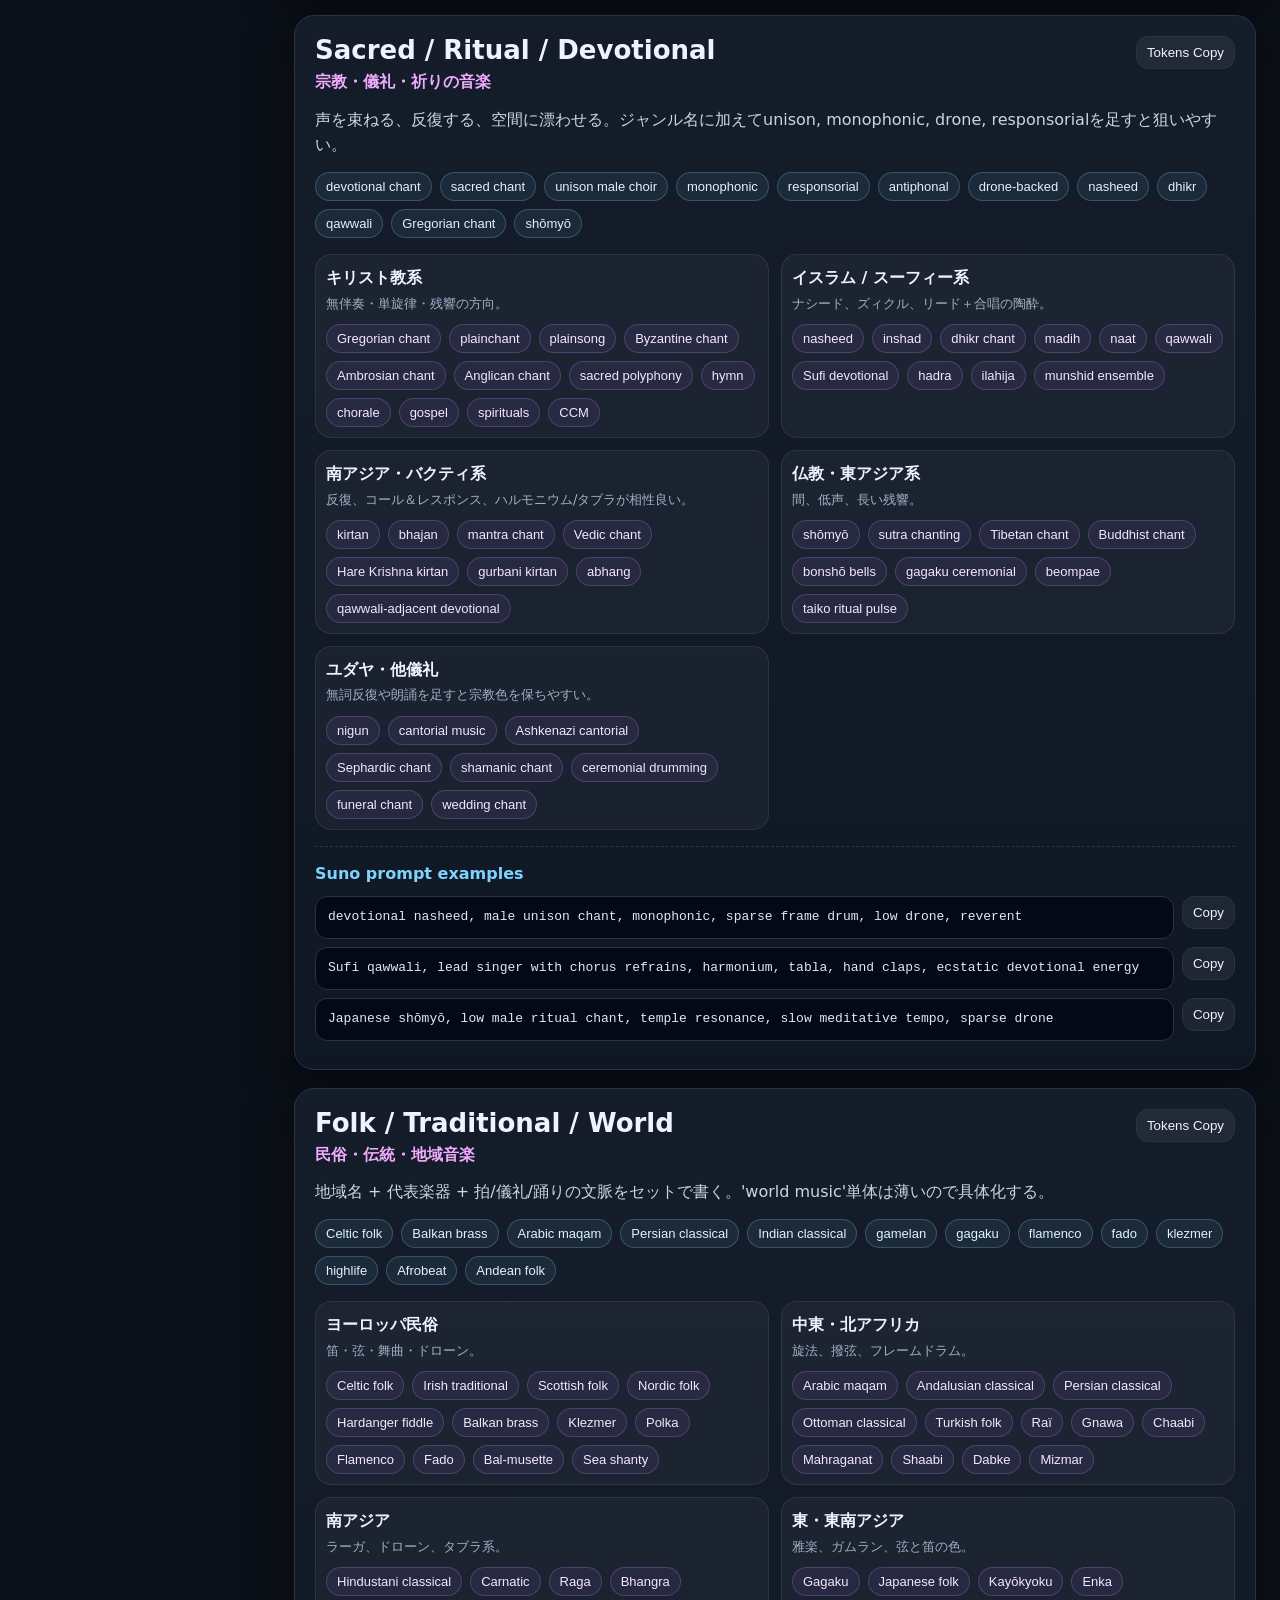
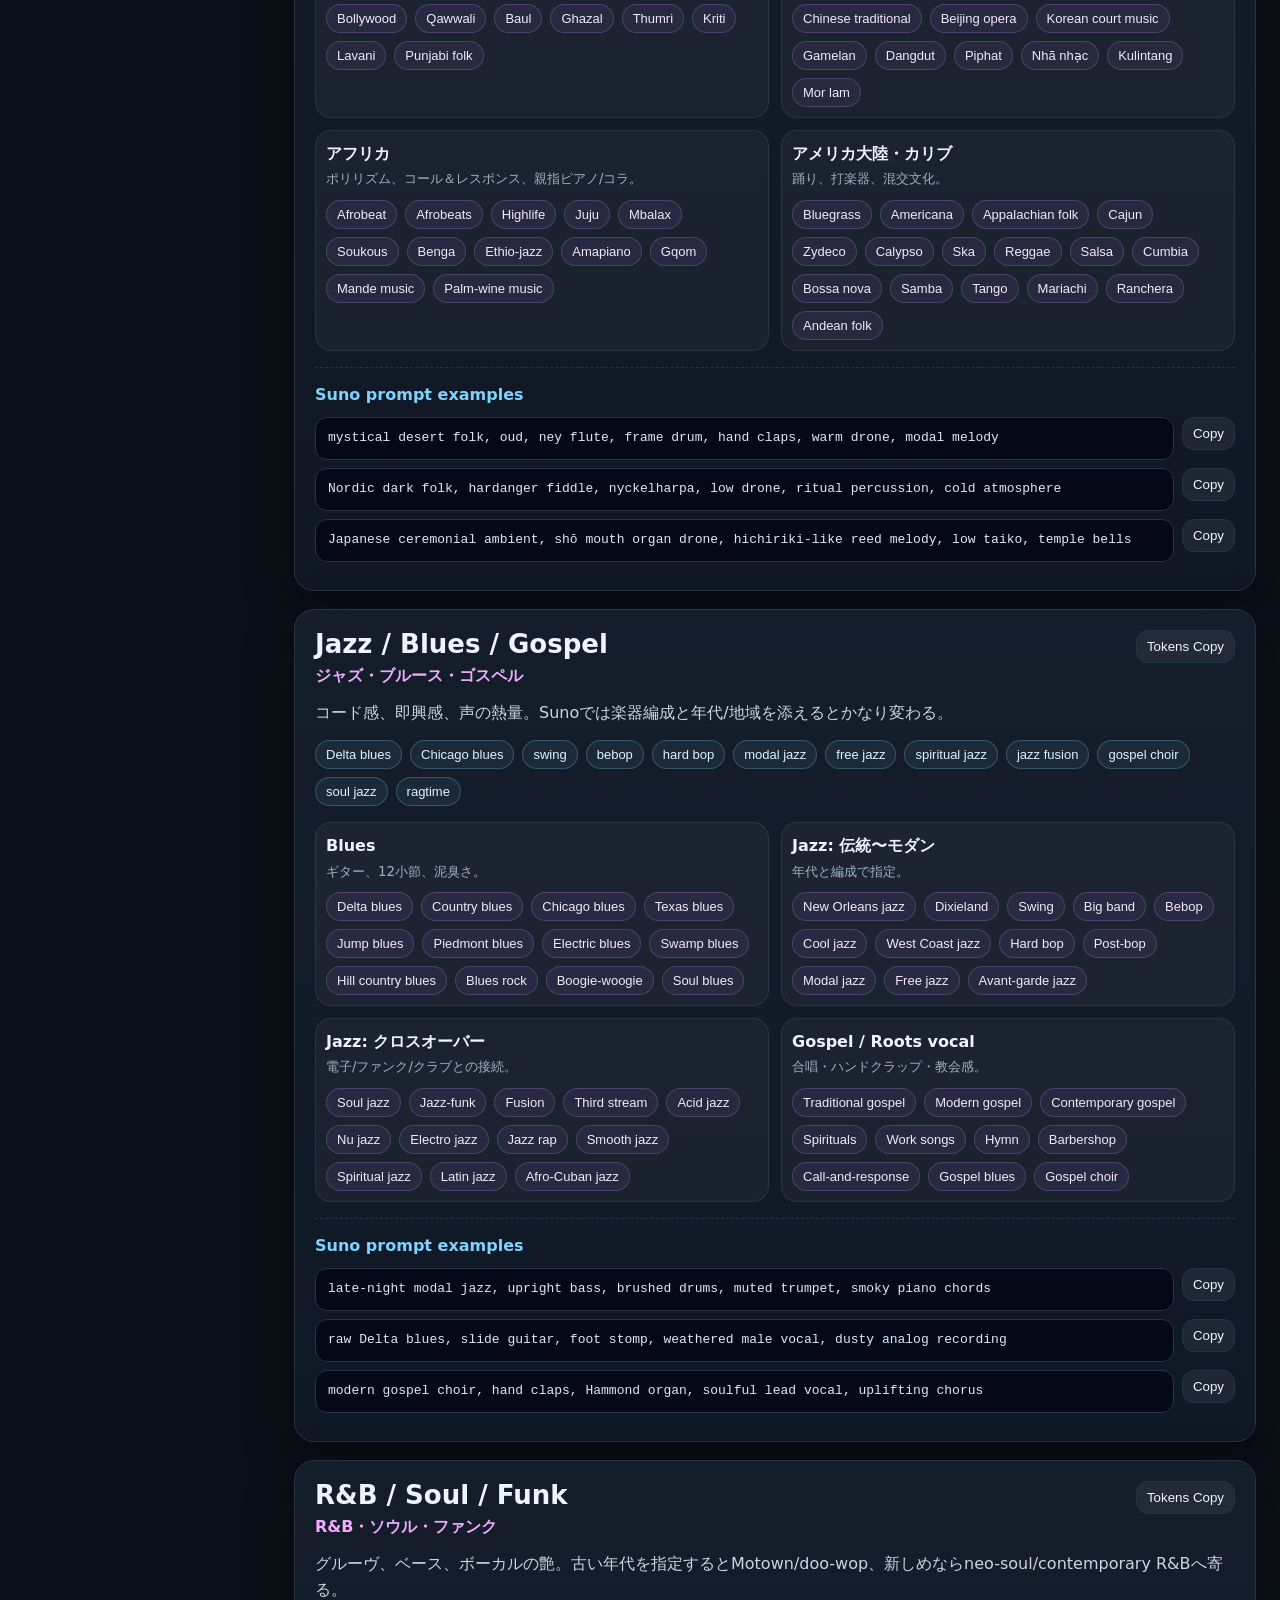
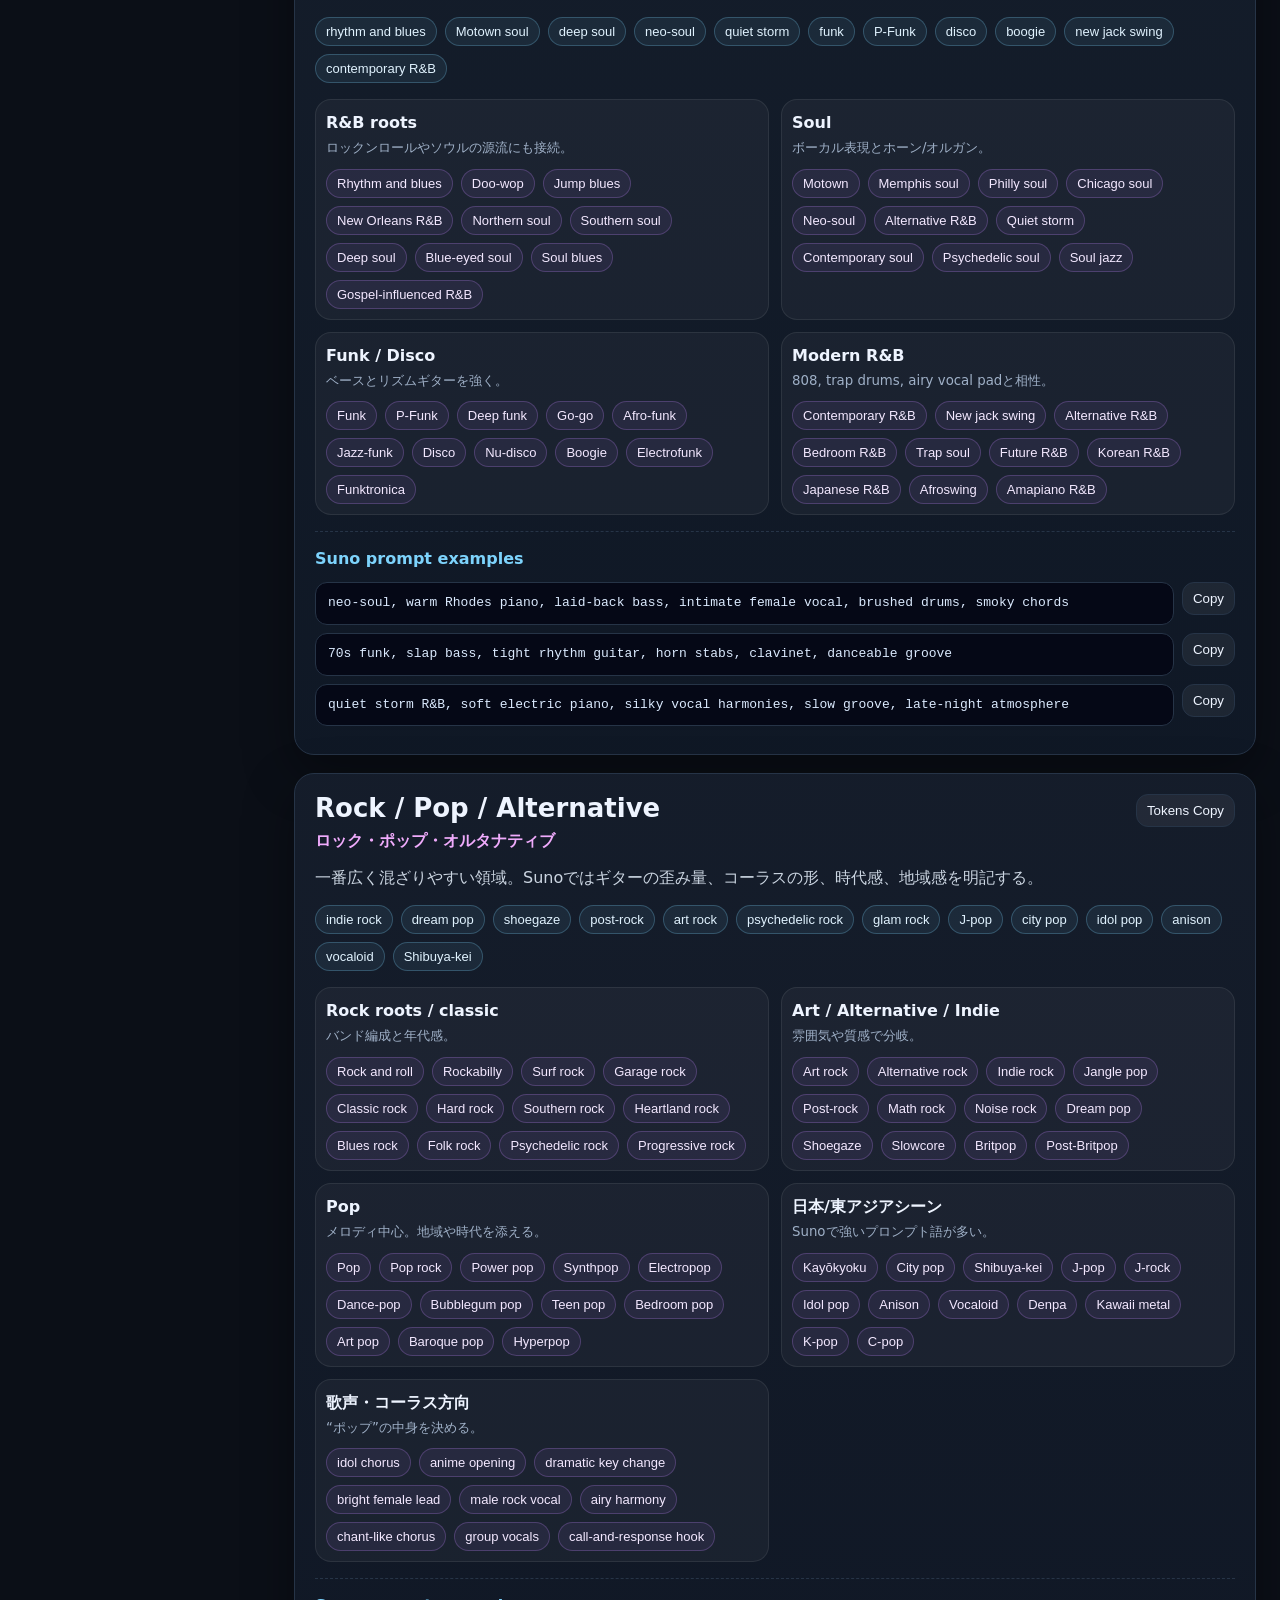
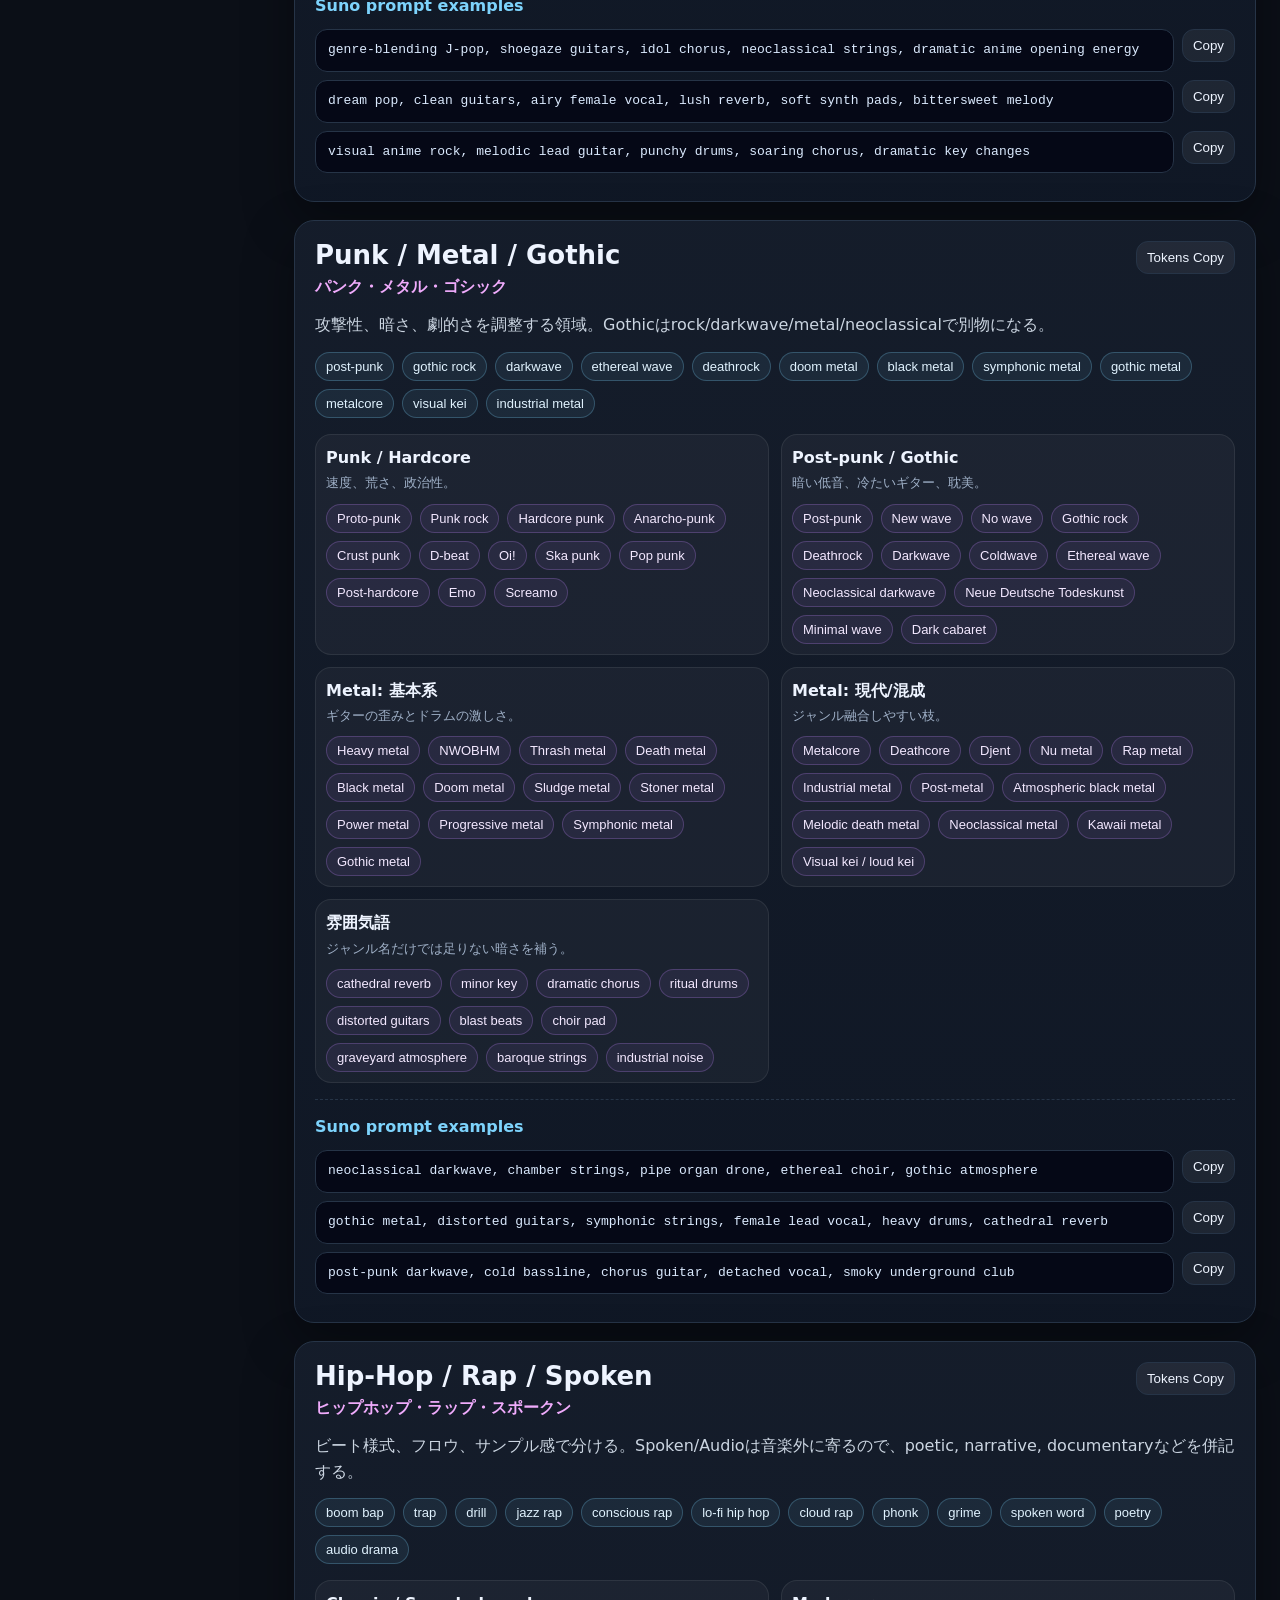
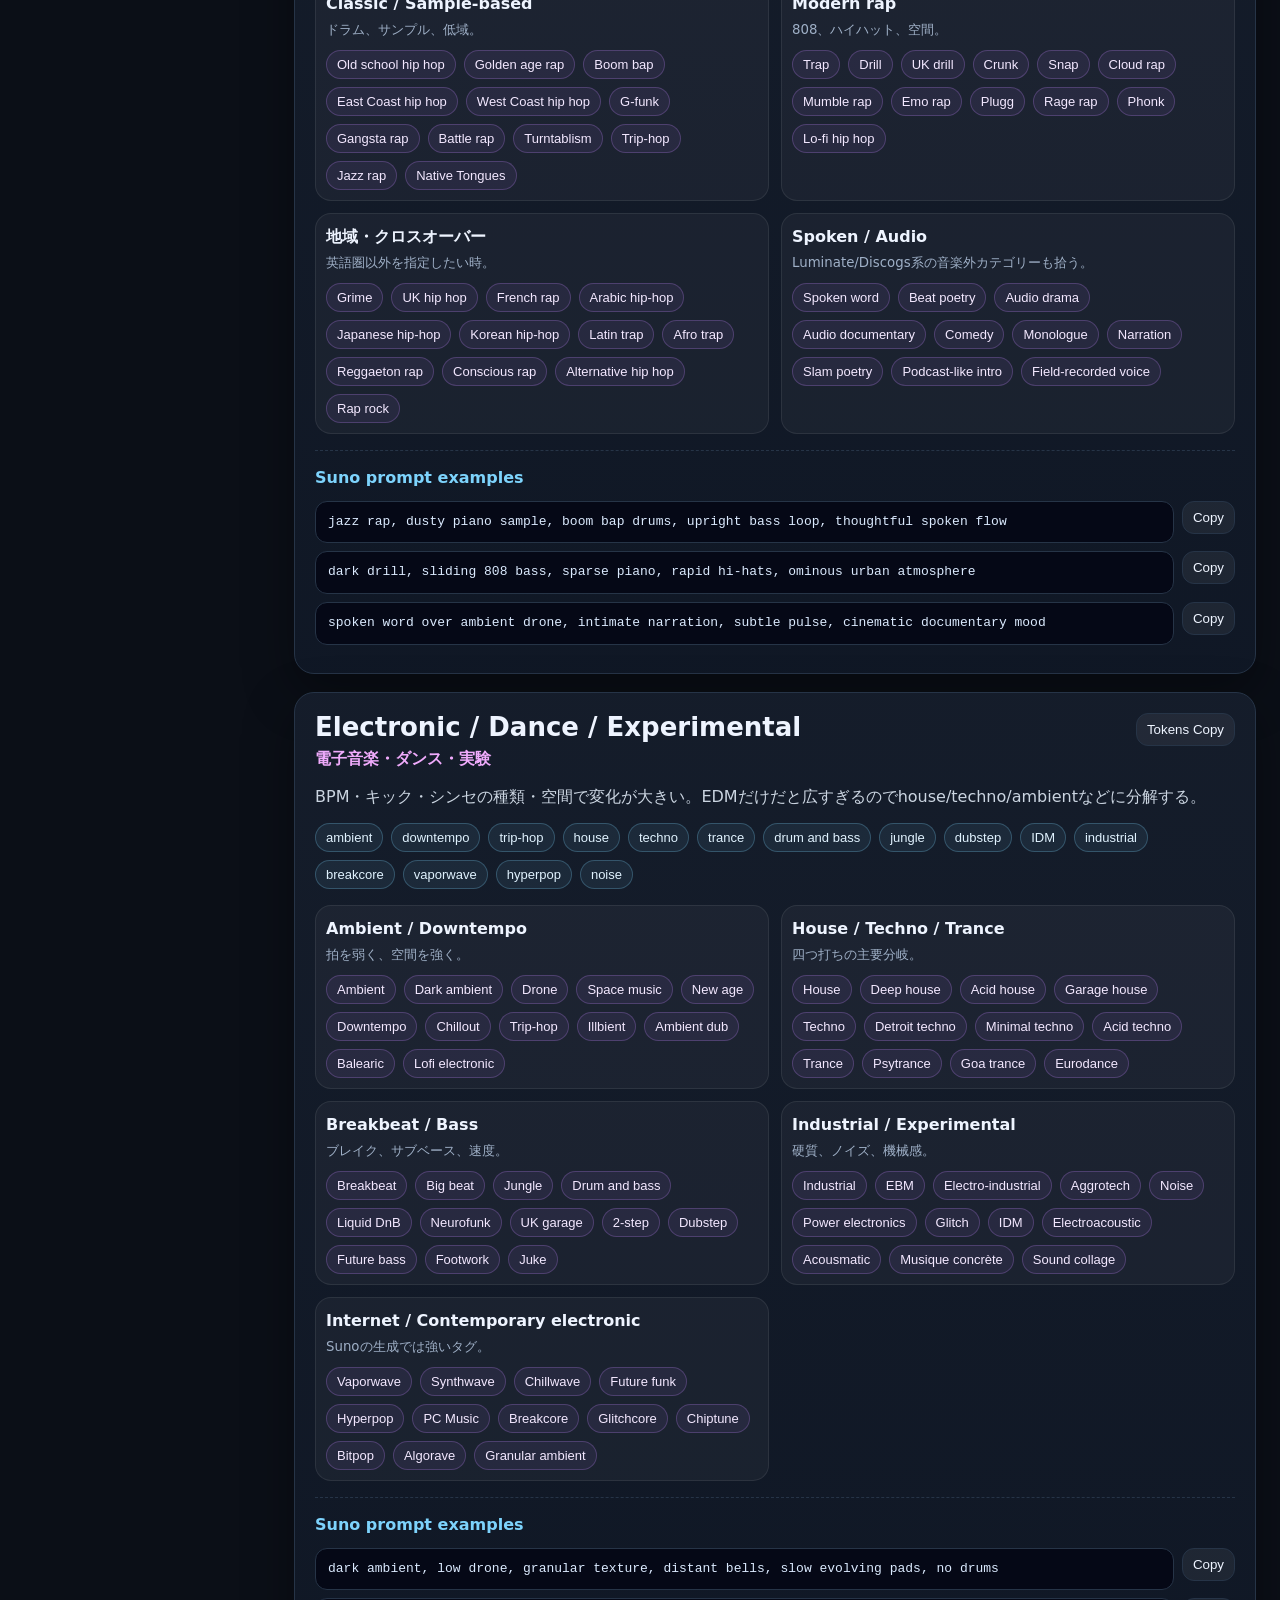
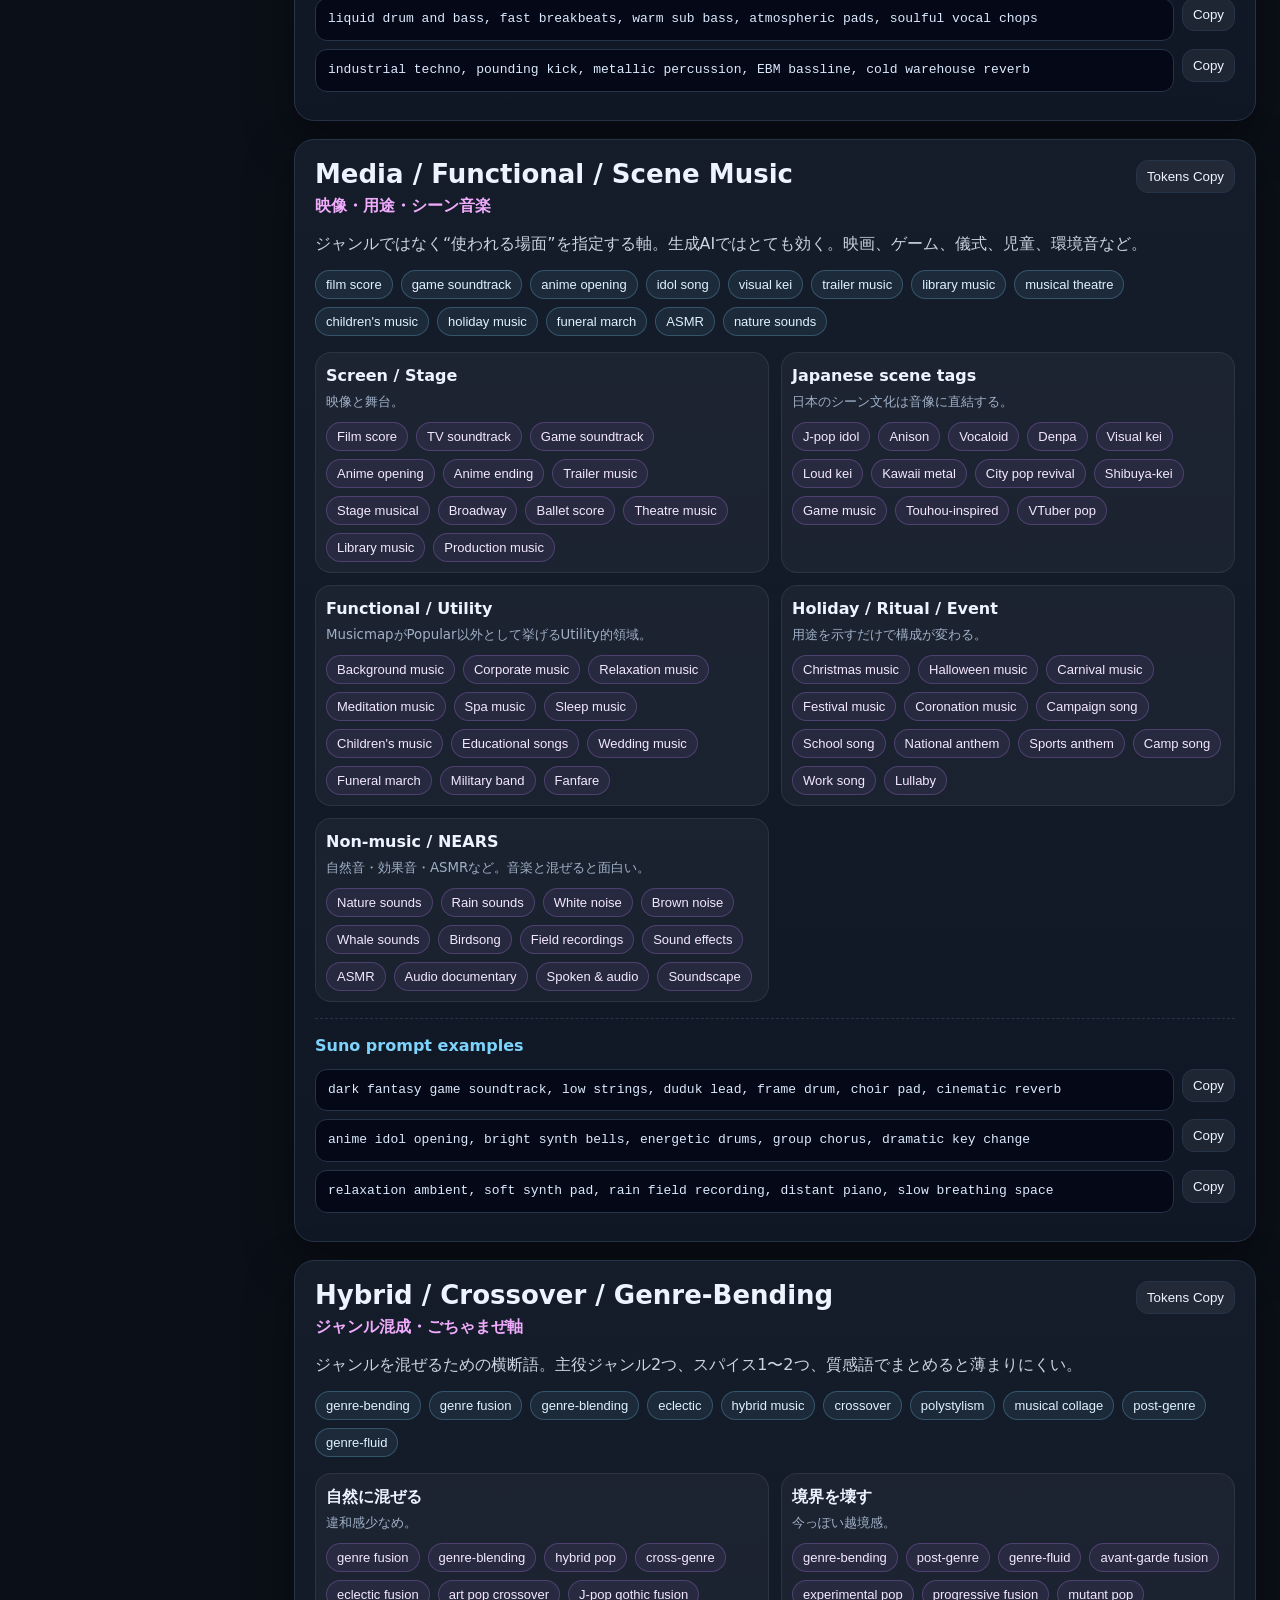
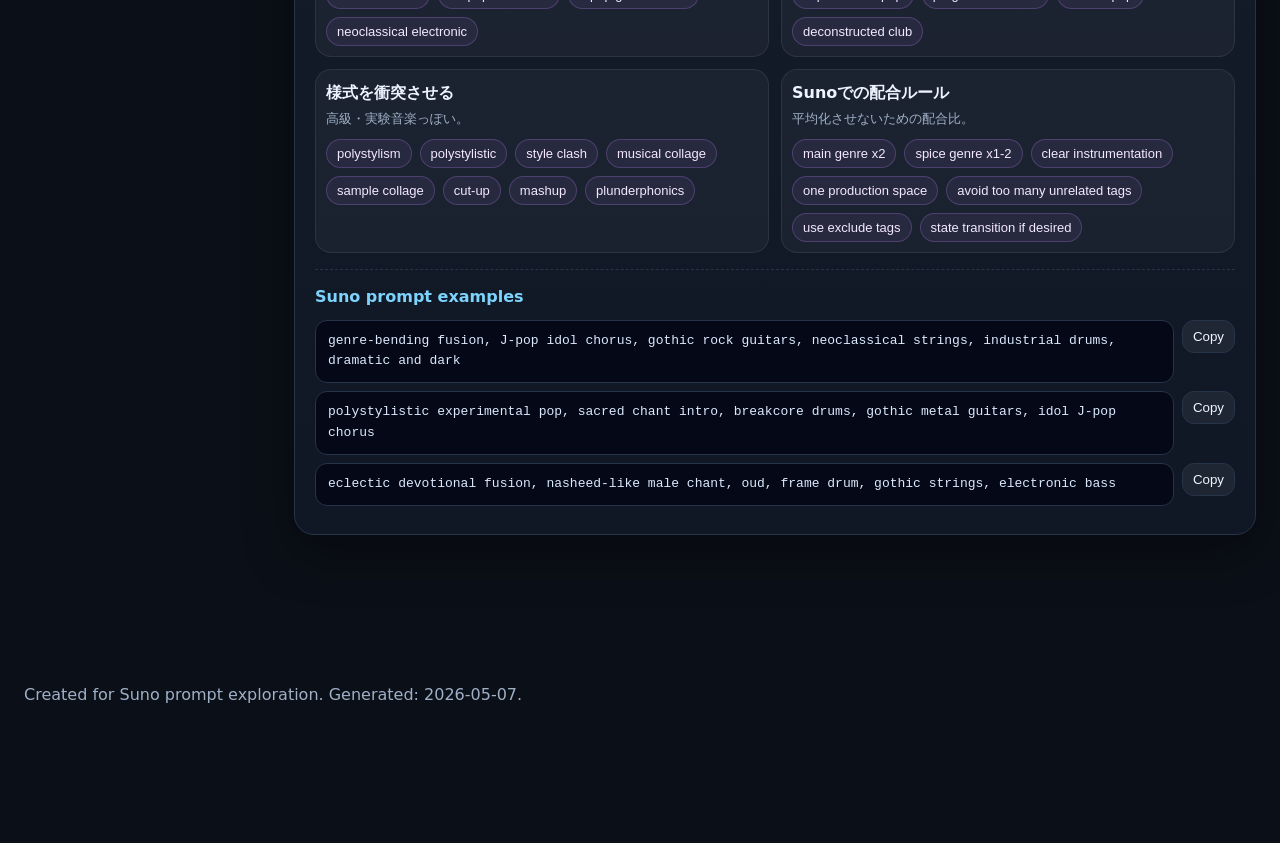
<file: public_tools/music_instrument_prompt_atlas.html>
<!doctype html>
<html lang="ja">
<head>
<meta charset="utf-8">
<meta name="viewport" content="width=device-width, initial-scale=1">
<title>Music Genre & Instrument Prompt Atlas</title>
<link rel="canonical" href="https://donut-hitsuji.github.io/donut-sheep-activity-repo/public_tools/music_instrument_prompt_atlas.html">
<style>
:root{
  --bg:#0b0f17; --panel:#111827; --card:#151d2b; --card2:#101826; --ink:#eef4ff; --muted:#9fb0c7;
  --line:#263447; --accent:#7dd3fc; --accent2:#c084fc; --accent3:#f0abfc; --good:#86efac;
  --warn:#fde68a; --shadow:0 18px 50px rgba(0,0,0,.35); --radius:20px;
}
*{box-sizing:border-box} html{scroll-behavior:smooth} body{margin:0;background:radial-gradient(1200px 800px at 10% 0%,rgba(125,211,252,.14),transparent 60%),radial-gradient(900px 600px at 95% 10%,rgba(192,132,252,.13),transparent 50%),var(--bg);color:var(--ink);font-family:ui-sans-serif,system-ui,-apple-system,BlinkMacSystemFont,"Segoe UI",sans-serif;line-height:1.6}
a{color:var(--accent)}
.hero{padding:48px 24px 28px;max-width:1280px;margin:0 auto}.eyebrow{display:inline-flex;gap:8px;align-items:center;color:var(--accent);font-weight:700;letter-spacing:.08em;text-transform:uppercase;font-size:12px}.hero h1{font-size:clamp(32px,5vw,64px);line-height:1.05;margin:12px 0 16px;letter-spacing:-.04em}.hero p{max-width:860px;color:var(--muted);font-size:17px}.statbar{display:flex;flex-wrap:wrap;gap:12px;margin-top:24px}.stat{background:rgba(255,255,255,.06);border:1px solid var(--line);padding:10px 14px;border-radius:999px;color:#dbeafe}.stat b{color:var(--good)}
.toolbar{position:sticky;top:0;z-index:50;background:rgba(11,15,23,.82);backdrop-filter:blur(16px);border-top:1px solid rgba(255,255,255,.05);border-bottom:1px solid var(--line)}.toolbar-inner{max-width:1280px;margin:0 auto;padding:12px 24px;display:grid;grid-template-columns:auto 1fr auto;gap:12px;align-items:center}.tabs{display:flex;gap:8px;flex-wrap:wrap}.tab{border:1px solid var(--line);background:rgba(255,255,255,.05);color:var(--ink);border-radius:999px;padding:9px 13px;cursor:pointer;font-weight:700}.tab.active{background:linear-gradient(135deg,rgba(125,211,252,.25),rgba(192,132,252,.25));border-color:rgba(125,211,252,.55)}.searchbox{display:flex;gap:8px;align-items:center;background:rgba(255,255,255,.06);border:1px solid var(--line);border-radius:999px;padding:6px 12px}.searchbox input{width:100%;background:transparent;border:0;color:var(--ink);outline:none;font-size:15px}.tools{display:flex;gap:8px;flex-wrap:wrap}.toolbtn,.copybtn{border:1px solid var(--line);background:rgba(255,255,255,.06);color:var(--ink);border-radius:12px;padding:8px 10px;cursor:pointer}.copybtn:hover,.toolbtn:hover,.chip:hover{border-color:var(--accent);transform:translateY(-1px)}
.layout{max-width:1280px;margin:0 auto;padding:24px;display:grid;grid-template-columns:250px minmax(0,1fr);gap:20px}.sidebar{position:sticky;top:86px;align-self:start;background:rgba(17,24,39,.65);border:1px solid var(--line);border-radius:var(--radius);box-shadow:var(--shadow);padding:14px}.sidebar h2{font-size:13px;text-transform:uppercase;letter-spacing:.08em;color:var(--muted);margin:6px 8px 10px}.navlist{display:flex;flex-direction:column;gap:4px}.navlist a{text-decoration:none;color:#dbeafe;padding:8px 10px;border-radius:12px;font-size:13px}.navlist a:hover{background:rgba(125,211,252,.12)}.panel{display:none}.panel.active{display:block}.panel-intro{background:linear-gradient(135deg,rgba(21,29,43,.95),rgba(16,24,38,.95));border:1px solid var(--line);border-radius:var(--radius);padding:20px;margin-bottom:18px;box-shadow:var(--shadow)}.panel-intro h2{font-size:28px;margin:0 0 6px}.panel-intro p{color:var(--muted);margin:0}.notice{border-left:4px solid var(--warn);padding:12px 14px;background:rgba(253,230,138,.08);border-radius:12px;margin-top:14px;color:#fef3c7}.card-grid{display:grid;grid-template-columns:1fr;gap:18px}.category-card{background:linear-gradient(180deg,rgba(21,29,43,.96),rgba(16,24,38,.96));border:1px solid var(--line);border-radius:var(--radius);padding:20px;box-shadow:var(--shadow);scroll-margin-top:96px}.card-head{display:flex;justify-content:space-between;align-items:flex-start;gap:14px}.category-card h3{font-size:26px;line-height:1.15;margin:0}.jp{color:var(--accent3);margin:.2rem 0 0;font-weight:700}.summary{color:#cbd5e1;margin:12px 0 14px}.token-row,.chipwrap{display:flex;gap:8px;flex-wrap:wrap}.chip{border:1px solid rgba(125,211,252,.25);background:rgba(125,211,252,.08);color:#e0f2fe;border-radius:999px;padding:6px 10px;font-size:13px;cursor:pointer;transition:.15s}.chip.item{border-color:rgba(192,132,252,.25);background:rgba(192,132,252,.08);color:#f3e8ff}.chip.gateitem{border-color:rgba(134,239,172,.25);background:rgba(134,239,172,.08);color:#dcfce7}.subgrid{display:grid;grid-template-columns:repeat(2,minmax(0,1fr));gap:12px;margin-top:16px}.subcard{background:rgba(255,255,255,.04);border:1px solid rgba(255,255,255,.08);border-radius:16px;padding:10px}.subcard summary{cursor:pointer;display:flex;flex-direction:column;gap:2px;font-weight:800}.subcard summary small{color:var(--muted);font-weight:500}.subcard .chipwrap{margin-top:10px}.examples{margin-top:16px;border-top:1px dashed var(--line);padding-top:14px}.examples h4{margin:0 0 10px;color:var(--accent)}.promptline{display:flex;gap:8px;align-items:flex-start;margin:8px 0}.promptline code{flex:1;display:block;background:#050816;border:1px solid var(--line);padding:10px 12px;border-radius:12px;color:#dbeafe;white-space:normal}.copybtn.big{white-space:nowrap}.promptdock{position:sticky;bottom:0;z-index:40;background:rgba(11,15,23,.90);border-top:1px solid var(--line);backdrop-filter:blur(12px);padding:12px 24px}.promptdock-inner{max-width:1280px;margin:0 auto;display:grid;grid-template-columns:1fr auto;gap:10px;align-items:center}.promptdock textarea{width:100%;min-height:54px;background:#050816;border:1px solid var(--line);border-radius:14px;color:var(--ink);padding:10px 12px;resize:vertical}.dock-actions{display:flex;gap:8px;flex-wrap:wrap}.source-grid{display:grid;grid-template-columns:repeat(2,minmax(0,1fr));gap:12px}.source-card,.gate-block{background:rgba(255,255,255,.04);border:1px solid var(--line);border-radius:16px;padding:16px}.source-card h4{margin:0 0 8px}.source-card p{color:var(--muted)}.gate-block{margin-bottom:16px}.gate-detail{border-top:1px solid rgba(255,255,255,.08);padding:10px 0}.gate-detail summary{display:flex;flex-direction:column;gap:4px;cursor:pointer}.gate-detail summary span{color:var(--muted);font-size:13px}.gatechips{margin-top:10px}.compact .summary,.compact .examples{display:none}.compact .category-card{padding:14px}.compact .subgrid{grid-template-columns:repeat(3,minmax(0,1fr))}.hidden-by-search{display:none!important}.empty{display:none;text-align:center;padding:36px;color:var(--muted)}.empty.show{display:block}.footer{max-width:1280px;margin:0 auto;padding:28px 24px 120px;color:var(--muted)}
@media (max-width:980px){.toolbar-inner{grid-template-columns:1fr}.layout{grid-template-columns:1fr}.sidebar{position:relative;top:auto}.navlist{display:grid;grid-template-columns:repeat(2,minmax(0,1fr))}.subgrid{grid-template-columns:1fr}.source-grid{grid-template-columns:1fr}.promptdock-inner{grid-template-columns:1fr}.tools{justify-content:flex-start}}
@media print{.toolbar,.sidebar,.promptdock,.copybtn,.toolbtn,.tab{display:none!important}body{background:white;color:black}.layout{display:block}.panel{display:block}.category-card,.panel-intro,.source-card,.gate-block{box-shadow:none;border-color:#bbb;background:white;color:black}.chip{border-color:#888;color:black;background:white}.promptline code{background:white;color:black}}
</style>
<style>.toast{position:fixed;right:24px;bottom:110px;background:#0f172a;border:1px solid #38bdf8;border-radius:999px;padding:10px 14px;opacity:0;transform:translateY(10px);transition:.18s;z-index:100}.toast.show{opacity:1;transform:none}</style>
</head>
<body>
<header class="hero">
  <div class="eyebrow">Suno Prompt Atlas · 音楽ジャンル & 楽器</div>
  <h1>見落とし防止から、混ぜる発想まで。</h1>
  <p>大分類から中分類・小分類へ、クリック少なめで見渡せるHTML版です。ジャンルは「地図」、楽器は「発音原理・編成・地域・役割・質感」の複数地図としてまとめました。</p>
  <div class="statbar">
    <div class="stat"><b>11</b> genre大分類</div>
    <div class="stat"><b>51</b> genre中分類</div>
    <div class="stat"><b>566</b> genre小分類語</div>
    <div class="stat"><b>9</b> instrument大分類</div>
    <div class="stat"><b>47</b> instrument中分類</div>
    <div class="stat"><b>479</b> instrument小分類語</div>
  </div>
</header>

<nav class="toolbar">
  <div class="toolbar-inner">
    <div class="tabs">
      <button class="tab active" data-panel="genres">音楽ジャンル</button>
      <button class="tab" data-panel="instruments">楽器</button>
      <button class="tab" data-panel="quality">出典・品質ゲート</button>
    </div>
    <label class="searchbox"><span>⌕</span><input id="search" type="search" placeholder="検索：nasheed / gothic / shō / frame drum / drone ...  （/ でフォーカス）"></label>
    <div class="tools">
      <button class="toolbtn" id="expandAll">全展開</button>
      <button class="toolbtn" id="collapseAll">全折畳</button>
      <button class="toolbtn" id="compactToggle">Compact</button>
    </div>
  </div>
</nav>

<main class="layout">
  <aside class="sidebar">
    <h2>Jump</h2>
    <div class="navlist" id="nav-genres"><a href="#western-classical-art" data-panel-link="genres">Western Classical</a><a href="#sacred-ritual-devotional" data-panel-link="genres">Sacred</a><a href="#folk-traditional-world" data-panel-link="genres">Folk</a><a href="#jazz-blues-gospel" data-panel-link="genres">Jazz</a><a href="#rnb-soul-funk" data-panel-link="genres">R&amp;B</a><a href="#rock-pop-alternative" data-panel-link="genres">Rock</a><a href="#punk-metal-gothic" data-panel-link="genres">Punk</a><a href="#hiphop-rap-spoken" data-panel-link="genres">Hip-Hop</a><a href="#electronic-dance-experimental" data-panel-link="genres">Electronic</a><a href="#media-functional-scene" data-panel-link="genres">Media</a><a href="#hybrid-crossgenre" data-panel-link="genres">Hybrid</a></div>
    <div class="navlist" id="nav-instruments" style="display:none"><a href="#idiophones" data-panel-link="instruments">Idiophones</a><a href="#membranophones" data-panel-link="instruments">Membranophones</a><a href="#chordophones" data-panel-link="instruments">Chordophones</a><a href="#aerophones" data-panel-link="instruments">Aerophones</a><a href="#electrophones" data-panel-link="instruments">Electrophones</a><a href="#orchestra-families" data-panel-link="instruments">Orchestra Families</a><a href="#regional-palettes" data-panel-link="instruments">Regional Palettes</a><a href="#suno-roles" data-panel-link="instruments">Prompt Roles</a><a href="#techniques-texture" data-panel-link="instruments">Techniques &amp; Texture</a></div>
    <div class="navlist" id="nav-quality" style="display:none">
      <a href="#quality-gates">Coverage gates</a>
      <a href="#sources">Sources</a>
      <a href="#notes">Notes</a>
    </div>
  </aside>
  <section class="content">
    <section class="panel active" id="panel-genres">
      <div class="panel-intro">
        <h2>音楽ジャンル地図</h2>
        <p>前に作った「見落とし防止用の大分類」を軸に、Sunoで使える英語タグまで落とし込みました。チップをクリックすると下のPrompt Basketに入ります。</p>
        <div class="notice">分類は絶対的な系統樹ではなく、タグの重なりです。迷ったら「主役ジャンル2つ + スパイス1〜2つ + 楽器 + 空間」で組むと薄まりにくいです。</div>
      </div>
      <div class="card-grid">
        <article class="category-card" id="western-classical-art" data-type="genres" data-search="western classical / art music 西洋クラシック・芸術音楽 時代・形式・編成で指定するとsunoが迷いにくい領域。&#x27;neoclassical&#x27;は文脈で意味が変わるので、piano/chamber/darkwave/metalなどを併記する。 baroque romantic impressionist modern classical contemporary classical neoclassical piano chamber strings string quartet requiem motet oratorio organ 時代 / period 音色よりも和声・形式・装飾の方向を決める。 medieval music renaissance baroque classical period romantic late romantic impressionism modernism contemporary classical minimalism post-minimalism spectralism 形式 / form クラシックはジャンル名より形式名が強い。 symphony concerto sonata suite fugue prelude etude opera ballet art song chamber music string quartet 宗教・声楽形式 荘厳さや儀礼性を一気に出す。 mass requiem motet cantata oratorio vespers hymn chorale sacred polyphony plainchant 近現代・クロスオーバー 生成aiではここを具体化しないと曖昧になる。 modern neoclassical piano classical crossover cinematic classical neoclassical darkwave neoclassical metal minimal piano dark chamber music post-classical new complexity electroacoustic">
<div class="card-head">
<div><h3>Western Classical / Art Music</h3><p class="jp">西洋クラシック・芸術音楽</p></div>
<button class="copybtn big" data-copy="baroque, romantic, impressionist, modern classical, contemporary classical, neoclassical piano, chamber strings, string quartet, requiem, motet, oratorio, organ">Tokens Copy</button>
</div>
<p class="summary">時代・形式・編成で指定するとSunoが迷いにくい領域。&#x27;neoclassical&#x27;は文脈で意味が変わるので、piano/chamber/darkwave/metalなどを併記する。</p>
<div class="token-row"><button class="chip token" data-token="baroque" title="クリックでPrompt Basketへ追加">baroque</button><button class="chip token" data-token="romantic" title="クリックでPrompt Basketへ追加">romantic</button><button class="chip token" data-token="impressionist" title="クリックでPrompt Basketへ追加">impressionist</button><button class="chip token" data-token="modern classical" title="クリックでPrompt Basketへ追加">modern classical</button><button class="chip token" data-token="contemporary classical" title="クリックでPrompt Basketへ追加">contemporary classical</button><button class="chip token" data-token="neoclassical piano" title="クリックでPrompt Basketへ追加">neoclassical piano</button><button class="chip token" data-token="chamber strings" title="クリックでPrompt Basketへ追加">chamber strings</button><button class="chip token" data-token="string quartet" title="クリックでPrompt Basketへ追加">string quartet</button><button class="chip token" data-token="requiem" title="クリックでPrompt Basketへ追加">requiem</button><button class="chip token" data-token="motet" title="クリックでPrompt Basketへ追加">motet</button><button class="chip token" data-token="oratorio" title="クリックでPrompt Basketへ追加">oratorio</button><button class="chip token" data-token="organ" title="クリックでPrompt Basketへ追加">organ</button></div>
<div class="subgrid"><details class="subcard" open>
<summary><span>時代 / Period</span><small>音色よりも和声・形式・装飾の方向を決める。</small></summary>
<div class="chipwrap">
<button class="chip item" data-token="Medieval music" title="クリックでPrompt Basketへ追加">Medieval music</button>
<button class="chip item" data-token="Renaissance" title="クリックでPrompt Basketへ追加">Renaissance</button>
<button class="chip item" data-token="Baroque" title="クリックでPrompt Basketへ追加">Baroque</button>
<button class="chip item" data-token="Classical period" title="クリックでPrompt Basketへ追加">Classical period</button>
<button class="chip item" data-token="Romantic" title="クリックでPrompt Basketへ追加">Romantic</button>
<button class="chip item" data-token="Late Romantic" title="クリックでPrompt Basketへ追加">Late Romantic</button>
<button class="chip item" data-token="Impressionism" title="クリックでPrompt Basketへ追加">Impressionism</button>
<button class="chip item" data-token="Modernism" title="クリックでPrompt Basketへ追加">Modernism</button>
<button class="chip item" data-token="Contemporary classical" title="クリックでPrompt Basketへ追加">Contemporary classical</button>
<button class="chip item" data-token="Minimalism" title="クリックでPrompt Basketへ追加">Minimalism</button>
<button class="chip item" data-token="Post-minimalism" title="クリックでPrompt Basketへ追加">Post-minimalism</button>
<button class="chip item" data-token="Spectralism" title="クリックでPrompt Basketへ追加">Spectralism</button>
</div></details>
<details class="subcard" open>
<summary><span>形式 / Form</span><small>クラシックはジャンル名より形式名が強い。</small></summary>
<div class="chipwrap">
<button class="chip item" data-token="symphony" title="クリックでPrompt Basketへ追加">symphony</button>
<button class="chip item" data-token="concerto" title="クリックでPrompt Basketへ追加">concerto</button>
<button class="chip item" data-token="sonata" title="クリックでPrompt Basketへ追加">sonata</button>
<button class="chip item" data-token="suite" title="クリックでPrompt Basketへ追加">suite</button>
<button class="chip item" data-token="fugue" title="クリックでPrompt Basketへ追加">fugue</button>
<button class="chip item" data-token="prelude" title="クリックでPrompt Basketへ追加">prelude</button>
<button class="chip item" data-token="etude" title="クリックでPrompt Basketへ追加">etude</button>
<button class="chip item" data-token="opera" title="クリックでPrompt Basketへ追加">opera</button>
<button class="chip item" data-token="ballet" title="クリックでPrompt Basketへ追加">ballet</button>
<button class="chip item" data-token="art song" title="クリックでPrompt Basketへ追加">art song</button>
<button class="chip item" data-token="chamber music" title="クリックでPrompt Basketへ追加">chamber music</button>
<button class="chip item" data-token="string quartet" title="クリックでPrompt Basketへ追加">string quartet</button>
</div></details>
<details class="subcard" open>
<summary><span>宗教・声楽形式</span><small>荘厳さや儀礼性を一気に出す。</small></summary>
<div class="chipwrap">
<button class="chip item" data-token="mass" title="クリックでPrompt Basketへ追加">mass</button>
<button class="chip item" data-token="requiem" title="クリックでPrompt Basketへ追加">requiem</button>
<button class="chip item" data-token="motet" title="クリックでPrompt Basketへ追加">motet</button>
<button class="chip item" data-token="cantata" title="クリックでPrompt Basketへ追加">cantata</button>
<button class="chip item" data-token="oratorio" title="クリックでPrompt Basketへ追加">oratorio</button>
<button class="chip item" data-token="vespers" title="クリックでPrompt Basketへ追加">vespers</button>
<button class="chip item" data-token="hymn" title="クリックでPrompt Basketへ追加">hymn</button>
<button class="chip item" data-token="chorale" title="クリックでPrompt Basketへ追加">chorale</button>
<button class="chip item" data-token="sacred polyphony" title="クリックでPrompt Basketへ追加">sacred polyphony</button>
<button class="chip item" data-token="plainchant" title="クリックでPrompt Basketへ追加">plainchant</button>
</div></details>
<details class="subcard" open>
<summary><span>近現代・クロスオーバー</span><small>生成AIではここを具体化しないと曖昧になる。</small></summary>
<div class="chipwrap">
<button class="chip item" data-token="modern neoclassical piano" title="クリックでPrompt Basketへ追加">modern neoclassical piano</button>
<button class="chip item" data-token="classical crossover" title="クリックでPrompt Basketへ追加">classical crossover</button>
<button class="chip item" data-token="cinematic classical" title="クリックでPrompt Basketへ追加">cinematic classical</button>
<button class="chip item" data-token="neoclassical darkwave" title="クリックでPrompt Basketへ追加">neoclassical darkwave</button>
<button class="chip item" data-token="neoclassical metal" title="クリックでPrompt Basketへ追加">neoclassical metal</button>
<button class="chip item" data-token="minimal piano" title="クリックでPrompt Basketへ追加">minimal piano</button>
<button class="chip item" data-token="dark chamber music" title="クリックでPrompt Basketへ追加">dark chamber music</button>
<button class="chip item" data-token="post-classical" title="クリックでPrompt Basketへ追加">post-classical</button>
<button class="chip item" data-token="new complexity" title="クリックでPrompt Basketへ追加">new complexity</button>
<button class="chip item" data-token="electroacoustic" title="クリックでPrompt Basketへ追加">electroacoustic</button>
</div></details></div>
<div class="examples"><h4>Suno prompt examples</h4><div class="promptline"><code>modern neoclassical piano, intimate solo piano, minimal strings, melancholic, close room sound</code><button class="copybtn" data-copy="modern neoclassical piano, intimate solo piano, minimal strings, melancholic, close room sound">Copy</button></div>
<div class="promptline"><code>baroque chamber music, harpsichord, violin counterpoint, elegant ornaments, candlelit atmosphere</code><button class="copybtn" data-copy="baroque chamber music, harpsichord, violin counterpoint, elegant ornaments, candlelit atmosphere">Copy</button></div>
<div class="promptline"><code>requiem-inspired choral music, low organ drone, mixed choir, solemn sacred atmosphere</code><button class="copybtn" data-copy="requiem-inspired choral music, low organ drone, mixed choir, solemn sacred atmosphere">Copy</button></div></div>
</article><article class="category-card" id="sacred-ritual-devotional" data-type="genres" data-search="sacred / ritual / devotional 宗教・儀礼・祈りの音楽 声を束ねる、反復する、空間に漂わせる。ジャンル名に加えてunison, monophonic, drone, responsorialを足すと狙いやすい。 devotional chant sacred chant unison male choir monophonic responsorial antiphonal drone-backed nasheed dhikr qawwali gregorian chant shōmyō キリスト教系 無伴奏・単旋律・残響の方向。 gregorian chant plainchant plainsong byzantine chant ambrosian chant anglican chant sacred polyphony hymn chorale gospel spirituals ccm イスラム / スーフィー系 ナシード、ズィクル、リード＋合唱の陶酔。 nasheed inshad dhikr chant madih naat qawwali sufi devotional hadra ilahija munshid ensemble 南アジア・バクティ系 反復、コール＆レスポンス、ハルモニウム/タブラが相性良い。 kirtan bhajan mantra chant vedic chant hare krishna kirtan gurbani kirtan abhang qawwali-adjacent devotional 仏教・東アジア系 間、低声、長い残響。 shōmyō sutra chanting tibetan chant buddhist chant bonshō bells gagaku ceremonial beompae taiko ritual pulse ユダヤ・他儀礼 無詞反復や朗誦を足すと宗教色を保ちやすい。 nigun cantorial music ashkenazi cantorial sephardic chant shamanic chant ceremonial drumming funeral chant wedding chant">
<div class="card-head">
<div><h3>Sacred / Ritual / Devotional</h3><p class="jp">宗教・儀礼・祈りの音楽</p></div>
<button class="copybtn big" data-copy="devotional chant, sacred chant, unison male choir, monophonic, responsorial, antiphonal, drone-backed, nasheed, dhikr, qawwali, Gregorian chant, shōmyō">Tokens Copy</button>
</div>
<p class="summary">声を束ねる、反復する、空間に漂わせる。ジャンル名に加えてunison, monophonic, drone, responsorialを足すと狙いやすい。</p>
<div class="token-row"><button class="chip token" data-token="devotional chant" title="クリックでPrompt Basketへ追加">devotional chant</button><button class="chip token" data-token="sacred chant" title="クリックでPrompt Basketへ追加">sacred chant</button><button class="chip token" data-token="unison male choir" title="クリックでPrompt Basketへ追加">unison male choir</button><button class="chip token" data-token="monophonic" title="クリックでPrompt Basketへ追加">monophonic</button><button class="chip token" data-token="responsorial" title="クリックでPrompt Basketへ追加">responsorial</button><button class="chip token" data-token="antiphonal" title="クリックでPrompt Basketへ追加">antiphonal</button><button class="chip token" data-token="drone-backed" title="クリックでPrompt Basketへ追加">drone-backed</button><button class="chip token" data-token="nasheed" title="クリックでPrompt Basketへ追加">nasheed</button><button class="chip token" data-token="dhikr" title="クリックでPrompt Basketへ追加">dhikr</button><button class="chip token" data-token="qawwali" title="クリックでPrompt Basketへ追加">qawwali</button><button class="chip token" data-token="Gregorian chant" title="クリックでPrompt Basketへ追加">Gregorian chant</button><button class="chip token" data-token="shōmyō" title="クリックでPrompt Basketへ追加">shōmyō</button></div>
<div class="subgrid"><details class="subcard" open>
<summary><span>キリスト教系</span><small>無伴奏・単旋律・残響の方向。</small></summary>
<div class="chipwrap">
<button class="chip item" data-token="Gregorian chant" title="クリックでPrompt Basketへ追加">Gregorian chant</button>
<button class="chip item" data-token="plainchant" title="クリックでPrompt Basketへ追加">plainchant</button>
<button class="chip item" data-token="plainsong" title="クリックでPrompt Basketへ追加">plainsong</button>
<button class="chip item" data-token="Byzantine chant" title="クリックでPrompt Basketへ追加">Byzantine chant</button>
<button class="chip item" data-token="Ambrosian chant" title="クリックでPrompt Basketへ追加">Ambrosian chant</button>
<button class="chip item" data-token="Anglican chant" title="クリックでPrompt Basketへ追加">Anglican chant</button>
<button class="chip item" data-token="sacred polyphony" title="クリックでPrompt Basketへ追加">sacred polyphony</button>
<button class="chip item" data-token="hymn" title="クリックでPrompt Basketへ追加">hymn</button>
<button class="chip item" data-token="chorale" title="クリックでPrompt Basketへ追加">chorale</button>
<button class="chip item" data-token="gospel" title="クリックでPrompt Basketへ追加">gospel</button>
<button class="chip item" data-token="spirituals" title="クリックでPrompt Basketへ追加">spirituals</button>
<button class="chip item" data-token="CCM" title="クリックでPrompt Basketへ追加">CCM</button>
</div></details>
<details class="subcard" open>
<summary><span>イスラム / スーフィー系</span><small>ナシード、ズィクル、リード＋合唱の陶酔。</small></summary>
<div class="chipwrap">
<button class="chip item" data-token="nasheed" title="クリックでPrompt Basketへ追加">nasheed</button>
<button class="chip item" data-token="inshad" title="クリックでPrompt Basketへ追加">inshad</button>
<button class="chip item" data-token="dhikr chant" title="クリックでPrompt Basketへ追加">dhikr chant</button>
<button class="chip item" data-token="madih" title="クリックでPrompt Basketへ追加">madih</button>
<button class="chip item" data-token="naat" title="クリックでPrompt Basketへ追加">naat</button>
<button class="chip item" data-token="qawwali" title="クリックでPrompt Basketへ追加">qawwali</button>
<button class="chip item" data-token="Sufi devotional" title="クリックでPrompt Basketへ追加">Sufi devotional</button>
<button class="chip item" data-token="hadra" title="クリックでPrompt Basketへ追加">hadra</button>
<button class="chip item" data-token="ilahija" title="クリックでPrompt Basketへ追加">ilahija</button>
<button class="chip item" data-token="munshid ensemble" title="クリックでPrompt Basketへ追加">munshid ensemble</button>
</div></details>
<details class="subcard" open>
<summary><span>南アジア・バクティ系</span><small>反復、コール＆レスポンス、ハルモニウム/タブラが相性良い。</small></summary>
<div class="chipwrap">
<button class="chip item" data-token="kirtan" title="クリックでPrompt Basketへ追加">kirtan</button>
<button class="chip item" data-token="bhajan" title="クリックでPrompt Basketへ追加">bhajan</button>
<button class="chip item" data-token="mantra chant" title="クリックでPrompt Basketへ追加">mantra chant</button>
<button class="chip item" data-token="Vedic chant" title="クリックでPrompt Basketへ追加">Vedic chant</button>
<button class="chip item" data-token="Hare Krishna kirtan" title="クリックでPrompt Basketへ追加">Hare Krishna kirtan</button>
<button class="chip item" data-token="gurbani kirtan" title="クリックでPrompt Basketへ追加">gurbani kirtan</button>
<button class="chip item" data-token="abhang" title="クリックでPrompt Basketへ追加">abhang</button>
<button class="chip item" data-token="qawwali-adjacent devotional" title="クリックでPrompt Basketへ追加">qawwali-adjacent devotional</button>
</div></details>
<details class="subcard" open>
<summary><span>仏教・東アジア系</span><small>間、低声、長い残響。</small></summary>
<div class="chipwrap">
<button class="chip item" data-token="shōmyō" title="クリックでPrompt Basketへ追加">shōmyō</button>
<button class="chip item" data-token="sutra chanting" title="クリックでPrompt Basketへ追加">sutra chanting</button>
<button class="chip item" data-token="Tibetan chant" title="クリックでPrompt Basketへ追加">Tibetan chant</button>
<button class="chip item" data-token="Buddhist chant" title="クリックでPrompt Basketへ追加">Buddhist chant</button>
<button class="chip item" data-token="bonshō bells" title="クリックでPrompt Basketへ追加">bonshō bells</button>
<button class="chip item" data-token="gagaku ceremonial" title="クリックでPrompt Basketへ追加">gagaku ceremonial</button>
<button class="chip item" data-token="beompae" title="クリックでPrompt Basketへ追加">beompae</button>
<button class="chip item" data-token="taiko ritual pulse" title="クリックでPrompt Basketへ追加">taiko ritual pulse</button>
</div></details>
<details class="subcard" open>
<summary><span>ユダヤ・他儀礼</span><small>無詞反復や朗誦を足すと宗教色を保ちやすい。</small></summary>
<div class="chipwrap">
<button class="chip item" data-token="nigun" title="クリックでPrompt Basketへ追加">nigun</button>
<button class="chip item" data-token="cantorial music" title="クリックでPrompt Basketへ追加">cantorial music</button>
<button class="chip item" data-token="Ashkenazi cantorial" title="クリックでPrompt Basketへ追加">Ashkenazi cantorial</button>
<button class="chip item" data-token="Sephardic chant" title="クリックでPrompt Basketへ追加">Sephardic chant</button>
<button class="chip item" data-token="shamanic chant" title="クリックでPrompt Basketへ追加">shamanic chant</button>
<button class="chip item" data-token="ceremonial drumming" title="クリックでPrompt Basketへ追加">ceremonial drumming</button>
<button class="chip item" data-token="funeral chant" title="クリックでPrompt Basketへ追加">funeral chant</button>
<button class="chip item" data-token="wedding chant" title="クリックでPrompt Basketへ追加">wedding chant</button>
</div></details></div>
<div class="examples"><h4>Suno prompt examples</h4><div class="promptline"><code>devotional nasheed, male unison chant, monophonic, sparse frame drum, low drone, reverent</code><button class="copybtn" data-copy="devotional nasheed, male unison chant, monophonic, sparse frame drum, low drone, reverent">Copy</button></div>
<div class="promptline"><code>Sufi qawwali, lead singer with chorus refrains, harmonium, tabla, hand claps, ecstatic devotional energy</code><button class="copybtn" data-copy="Sufi qawwali, lead singer with chorus refrains, harmonium, tabla, hand claps, ecstatic devotional energy">Copy</button></div>
<div class="promptline"><code>Japanese shōmyō, low male ritual chant, temple resonance, slow meditative tempo, sparse drone</code><button class="copybtn" data-copy="Japanese shōmyō, low male ritual chant, temple resonance, slow meditative tempo, sparse drone">Copy</button></div></div>
</article><article class="category-card" id="folk-traditional-world" data-type="genres" data-search="folk / traditional / world 民俗・伝統・地域音楽 地域名 + 代表楽器 + 拍/儀礼/踊りの文脈をセットで書く。&#x27;world music&#x27;単体は薄いので具体化する。 celtic folk balkan brass arabic maqam persian classical indian classical gamelan gagaku flamenco fado klezmer highlife afrobeat andean folk ヨーロッパ民俗 笛・弦・舞曲・ドローン。 celtic folk irish traditional scottish folk nordic folk hardanger fiddle balkan brass klezmer polka flamenco fado bal-musette sea shanty 中東・北アフリカ 旋法、撥弦、フレームドラム。 arabic maqam andalusian classical persian classical ottoman classical turkish folk raï gnawa chaabi mahraganat shaabi dabke mizmar 南アジア ラーガ、ドローン、タブラ系。 hindustani classical carnatic raga bhangra bollywood qawwali baul ghazal thumri kriti lavani punjabi folk 東・東南アジア 雅楽、ガムラン、弦と笛の色。 gagaku japanese folk kayōkyoku enka chinese traditional beijing opera korean court music gamelan dangdut piphat nhã nhạc kulintang mor lam アフリカ ポリリズム、コール＆レスポンス、親指ピアノ/コラ。 afrobeat afrobeats highlife juju mbalax soukous benga ethio-jazz amapiano gqom mande music palm-wine music アメリカ大陸・カリブ 踊り、打楽器、混交文化。 bluegrass americana appalachian folk cajun zydeco calypso ska reggae salsa cumbia bossa nova samba tango mariachi ranchera andean folk">
<div class="card-head">
<div><h3>Folk / Traditional / World</h3><p class="jp">民俗・伝統・地域音楽</p></div>
<button class="copybtn big" data-copy="Celtic folk, Balkan brass, Arabic maqam, Persian classical, Indian classical, gamelan, gagaku, flamenco, fado, klezmer, highlife, Afrobeat, Andean folk">Tokens Copy</button>
</div>
<p class="summary">地域名 + 代表楽器 + 拍/儀礼/踊りの文脈をセットで書く。&#x27;world music&#x27;単体は薄いので具体化する。</p>
<div class="token-row"><button class="chip token" data-token="Celtic folk" title="クリックでPrompt Basketへ追加">Celtic folk</button><button class="chip token" data-token="Balkan brass" title="クリックでPrompt Basketへ追加">Balkan brass</button><button class="chip token" data-token="Arabic maqam" title="クリックでPrompt Basketへ追加">Arabic maqam</button><button class="chip token" data-token="Persian classical" title="クリックでPrompt Basketへ追加">Persian classical</button><button class="chip token" data-token="Indian classical" title="クリックでPrompt Basketへ追加">Indian classical</button><button class="chip token" data-token="gamelan" title="クリックでPrompt Basketへ追加">gamelan</button><button class="chip token" data-token="gagaku" title="クリックでPrompt Basketへ追加">gagaku</button><button class="chip token" data-token="flamenco" title="クリックでPrompt Basketへ追加">flamenco</button><button class="chip token" data-token="fado" title="クリックでPrompt Basketへ追加">fado</button><button class="chip token" data-token="klezmer" title="クリックでPrompt Basketへ追加">klezmer</button><button class="chip token" data-token="highlife" title="クリックでPrompt Basketへ追加">highlife</button><button class="chip token" data-token="Afrobeat" title="クリックでPrompt Basketへ追加">Afrobeat</button><button class="chip token" data-token="Andean folk" title="クリックでPrompt Basketへ追加">Andean folk</button></div>
<div class="subgrid"><details class="subcard" open>
<summary><span>ヨーロッパ民俗</span><small>笛・弦・舞曲・ドローン。</small></summary>
<div class="chipwrap">
<button class="chip item" data-token="Celtic folk" title="クリックでPrompt Basketへ追加">Celtic folk</button>
<button class="chip item" data-token="Irish traditional" title="クリックでPrompt Basketへ追加">Irish traditional</button>
<button class="chip item" data-token="Scottish folk" title="クリックでPrompt Basketへ追加">Scottish folk</button>
<button class="chip item" data-token="Nordic folk" title="クリックでPrompt Basketへ追加">Nordic folk</button>
<button class="chip item" data-token="Hardanger fiddle" title="クリックでPrompt Basketへ追加">Hardanger fiddle</button>
<button class="chip item" data-token="Balkan brass" title="クリックでPrompt Basketへ追加">Balkan brass</button>
<button class="chip item" data-token="Klezmer" title="クリックでPrompt Basketへ追加">Klezmer</button>
<button class="chip item" data-token="Polka" title="クリックでPrompt Basketへ追加">Polka</button>
<button class="chip item" data-token="Flamenco" title="クリックでPrompt Basketへ追加">Flamenco</button>
<button class="chip item" data-token="Fado" title="クリックでPrompt Basketへ追加">Fado</button>
<button class="chip item" data-token="Bal-musette" title="クリックでPrompt Basketへ追加">Bal-musette</button>
<button class="chip item" data-token="Sea shanty" title="クリックでPrompt Basketへ追加">Sea shanty</button>
</div></details>
<details class="subcard" open>
<summary><span>中東・北アフリカ</span><small>旋法、撥弦、フレームドラム。</small></summary>
<div class="chipwrap">
<button class="chip item" data-token="Arabic maqam" title="クリックでPrompt Basketへ追加">Arabic maqam</button>
<button class="chip item" data-token="Andalusian classical" title="クリックでPrompt Basketへ追加">Andalusian classical</button>
<button class="chip item" data-token="Persian classical" title="クリックでPrompt Basketへ追加">Persian classical</button>
<button class="chip item" data-token="Ottoman classical" title="クリックでPrompt Basketへ追加">Ottoman classical</button>
<button class="chip item" data-token="Turkish folk" title="クリックでPrompt Basketへ追加">Turkish folk</button>
<button class="chip item" data-token="Raï" title="クリックでPrompt Basketへ追加">Raï</button>
<button class="chip item" data-token="Gnawa" title="クリックでPrompt Basketへ追加">Gnawa</button>
<button class="chip item" data-token="Chaabi" title="クリックでPrompt Basketへ追加">Chaabi</button>
<button class="chip item" data-token="Mahraganat" title="クリックでPrompt Basketへ追加">Mahraganat</button>
<button class="chip item" data-token="Shaabi" title="クリックでPrompt Basketへ追加">Shaabi</button>
<button class="chip item" data-token="Dabke" title="クリックでPrompt Basketへ追加">Dabke</button>
<button class="chip item" data-token="Mizmar" title="クリックでPrompt Basketへ追加">Mizmar</button>
</div></details>
<details class="subcard" open>
<summary><span>南アジア</span><small>ラーガ、ドローン、タブラ系。</small></summary>
<div class="chipwrap">
<button class="chip item" data-token="Hindustani classical" title="クリックでPrompt Basketへ追加">Hindustani classical</button>
<button class="chip item" data-token="Carnatic" title="クリックでPrompt Basketへ追加">Carnatic</button>
<button class="chip item" data-token="Raga" title="クリックでPrompt Basketへ追加">Raga</button>
<button class="chip item" data-token="Bhangra" title="クリックでPrompt Basketへ追加">Bhangra</button>
<button class="chip item" data-token="Bollywood" title="クリックでPrompt Basketへ追加">Bollywood</button>
<button class="chip item" data-token="Qawwali" title="クリックでPrompt Basketへ追加">Qawwali</button>
<button class="chip item" data-token="Baul" title="クリックでPrompt Basketへ追加">Baul</button>
<button class="chip item" data-token="Ghazal" title="クリックでPrompt Basketへ追加">Ghazal</button>
<button class="chip item" data-token="Thumri" title="クリックでPrompt Basketへ追加">Thumri</button>
<button class="chip item" data-token="Kriti" title="クリックでPrompt Basketへ追加">Kriti</button>
<button class="chip item" data-token="Lavani" title="クリックでPrompt Basketへ追加">Lavani</button>
<button class="chip item" data-token="Punjabi folk" title="クリックでPrompt Basketへ追加">Punjabi folk</button>
</div></details>
<details class="subcard" open>
<summary><span>東・東南アジア</span><small>雅楽、ガムラン、弦と笛の色。</small></summary>
<div class="chipwrap">
<button class="chip item" data-token="Gagaku" title="クリックでPrompt Basketへ追加">Gagaku</button>
<button class="chip item" data-token="Japanese folk" title="クリックでPrompt Basketへ追加">Japanese folk</button>
<button class="chip item" data-token="Kayōkyoku" title="クリックでPrompt Basketへ追加">Kayōkyoku</button>
<button class="chip item" data-token="Enka" title="クリックでPrompt Basketへ追加">Enka</button>
<button class="chip item" data-token="Chinese traditional" title="クリックでPrompt Basketへ追加">Chinese traditional</button>
<button class="chip item" data-token="Beijing opera" title="クリックでPrompt Basketへ追加">Beijing opera</button>
<button class="chip item" data-token="Korean court music" title="クリックでPrompt Basketへ追加">Korean court music</button>
<button class="chip item" data-token="Gamelan" title="クリックでPrompt Basketへ追加">Gamelan</button>
<button class="chip item" data-token="Dangdut" title="クリックでPrompt Basketへ追加">Dangdut</button>
<button class="chip item" data-token="Piphat" title="クリックでPrompt Basketへ追加">Piphat</button>
<button class="chip item" data-token="Nhã nhạc" title="クリックでPrompt Basketへ追加">Nhã nhạc</button>
<button class="chip item" data-token="Kulintang" title="クリックでPrompt Basketへ追加">Kulintang</button>
<button class="chip item" data-token="Mor lam" title="クリックでPrompt Basketへ追加">Mor lam</button>
</div></details>
<details class="subcard" open>
<summary><span>アフリカ</span><small>ポリリズム、コール＆レスポンス、親指ピアノ/コラ。</small></summary>
<div class="chipwrap">
<button class="chip item" data-token="Afrobeat" title="クリックでPrompt Basketへ追加">Afrobeat</button>
<button class="chip item" data-token="Afrobeats" title="クリックでPrompt Basketへ追加">Afrobeats</button>
<button class="chip item" data-token="Highlife" title="クリックでPrompt Basketへ追加">Highlife</button>
<button class="chip item" data-token="Juju" title="クリックでPrompt Basketへ追加">Juju</button>
<button class="chip item" data-token="Mbalax" title="クリックでPrompt Basketへ追加">Mbalax</button>
<button class="chip item" data-token="Soukous" title="クリックでPrompt Basketへ追加">Soukous</button>
<button class="chip item" data-token="Benga" title="クリックでPrompt Basketへ追加">Benga</button>
<button class="chip item" data-token="Ethio-jazz" title="クリックでPrompt Basketへ追加">Ethio-jazz</button>
<button class="chip item" data-token="Amapiano" title="クリックでPrompt Basketへ追加">Amapiano</button>
<button class="chip item" data-token="Gqom" title="クリックでPrompt Basketへ追加">Gqom</button>
<button class="chip item" data-token="Mande music" title="クリックでPrompt Basketへ追加">Mande music</button>
<button class="chip item" data-token="Palm-wine music" title="クリックでPrompt Basketへ追加">Palm-wine music</button>
</div></details>
<details class="subcard" open>
<summary><span>アメリカ大陸・カリブ</span><small>踊り、打楽器、混交文化。</small></summary>
<div class="chipwrap">
<button class="chip item" data-token="Bluegrass" title="クリックでPrompt Basketへ追加">Bluegrass</button>
<button class="chip item" data-token="Americana" title="クリックでPrompt Basketへ追加">Americana</button>
<button class="chip item" data-token="Appalachian folk" title="クリックでPrompt Basketへ追加">Appalachian folk</button>
<button class="chip item" data-token="Cajun" title="クリックでPrompt Basketへ追加">Cajun</button>
<button class="chip item" data-token="Zydeco" title="クリックでPrompt Basketへ追加">Zydeco</button>
<button class="chip item" data-token="Calypso" title="クリックでPrompt Basketへ追加">Calypso</button>
<button class="chip item" data-token="Ska" title="クリックでPrompt Basketへ追加">Ska</button>
<button class="chip item" data-token="Reggae" title="クリックでPrompt Basketへ追加">Reggae</button>
<button class="chip item" data-token="Salsa" title="クリックでPrompt Basketへ追加">Salsa</button>
<button class="chip item" data-token="Cumbia" title="クリックでPrompt Basketへ追加">Cumbia</button>
<button class="chip item" data-token="Bossa nova" title="クリックでPrompt Basketへ追加">Bossa nova</button>
<button class="chip item" data-token="Samba" title="クリックでPrompt Basketへ追加">Samba</button>
<button class="chip item" data-token="Tango" title="クリックでPrompt Basketへ追加">Tango</button>
<button class="chip item" data-token="Mariachi" title="クリックでPrompt Basketへ追加">Mariachi</button>
<button class="chip item" data-token="Ranchera" title="クリックでPrompt Basketへ追加">Ranchera</button>
<button class="chip item" data-token="Andean folk" title="クリックでPrompt Basketへ追加">Andean folk</button>
</div></details></div>
<div class="examples"><h4>Suno prompt examples</h4><div class="promptline"><code>mystical desert folk, oud, ney flute, frame drum, hand claps, warm drone, modal melody</code><button class="copybtn" data-copy="mystical desert folk, oud, ney flute, frame drum, hand claps, warm drone, modal melody">Copy</button></div>
<div class="promptline"><code>Nordic dark folk, hardanger fiddle, nyckelharpa, low drone, ritual percussion, cold atmosphere</code><button class="copybtn" data-copy="Nordic dark folk, hardanger fiddle, nyckelharpa, low drone, ritual percussion, cold atmosphere">Copy</button></div>
<div class="promptline"><code>Japanese ceremonial ambient, shō mouth organ drone, hichiriki-like reed melody, low taiko, temple bells</code><button class="copybtn" data-copy="Japanese ceremonial ambient, shō mouth organ drone, hichiriki-like reed melody, low taiko, temple bells">Copy</button></div></div>
</article><article class="category-card" id="jazz-blues-gospel" data-type="genres" data-search="jazz / blues / gospel ジャズ・ブルース・ゴスペル コード感、即興感、声の熱量。sunoでは楽器編成と年代/地域を添えるとかなり変わる。 delta blues chicago blues swing bebop hard bop modal jazz free jazz spiritual jazz jazz fusion gospel choir soul jazz ragtime blues ギター、12小節、泥臭さ。 delta blues country blues chicago blues texas blues jump blues piedmont blues electric blues swamp blues hill country blues blues rock boogie-woogie soul blues jazz: 伝統〜モダン 年代と編成で指定。 new orleans jazz dixieland swing big band bebop cool jazz west coast jazz hard bop post-bop modal jazz free jazz avant-garde jazz jazz: クロスオーバー 電子/ファンク/クラブとの接続。 soul jazz jazz-funk fusion third stream acid jazz nu jazz electro jazz jazz rap smooth jazz spiritual jazz latin jazz afro-cuban jazz gospel / roots vocal 合唱・ハンドクラップ・教会感。 traditional gospel modern gospel contemporary gospel spirituals work songs hymn barbershop call-and-response gospel blues gospel choir">
<div class="card-head">
<div><h3>Jazz / Blues / Gospel</h3><p class="jp">ジャズ・ブルース・ゴスペル</p></div>
<button class="copybtn big" data-copy="Delta blues, Chicago blues, swing, bebop, hard bop, modal jazz, free jazz, spiritual jazz, jazz fusion, gospel choir, soul jazz, ragtime">Tokens Copy</button>
</div>
<p class="summary">コード感、即興感、声の熱量。Sunoでは楽器編成と年代/地域を添えるとかなり変わる。</p>
<div class="token-row"><button class="chip token" data-token="Delta blues" title="クリックでPrompt Basketへ追加">Delta blues</button><button class="chip token" data-token="Chicago blues" title="クリックでPrompt Basketへ追加">Chicago blues</button><button class="chip token" data-token="swing" title="クリックでPrompt Basketへ追加">swing</button><button class="chip token" data-token="bebop" title="クリックでPrompt Basketへ追加">bebop</button><button class="chip token" data-token="hard bop" title="クリックでPrompt Basketへ追加">hard bop</button><button class="chip token" data-token="modal jazz" title="クリックでPrompt Basketへ追加">modal jazz</button><button class="chip token" data-token="free jazz" title="クリックでPrompt Basketへ追加">free jazz</button><button class="chip token" data-token="spiritual jazz" title="クリックでPrompt Basketへ追加">spiritual jazz</button><button class="chip token" data-token="jazz fusion" title="クリックでPrompt Basketへ追加">jazz fusion</button><button class="chip token" data-token="gospel choir" title="クリックでPrompt Basketへ追加">gospel choir</button><button class="chip token" data-token="soul jazz" title="クリックでPrompt Basketへ追加">soul jazz</button><button class="chip token" data-token="ragtime" title="クリックでPrompt Basketへ追加">ragtime</button></div>
<div class="subgrid"><details class="subcard" open>
<summary><span>Blues</span><small>ギター、12小節、泥臭さ。</small></summary>
<div class="chipwrap">
<button class="chip item" data-token="Delta blues" title="クリックでPrompt Basketへ追加">Delta blues</button>
<button class="chip item" data-token="Country blues" title="クリックでPrompt Basketへ追加">Country blues</button>
<button class="chip item" data-token="Chicago blues" title="クリックでPrompt Basketへ追加">Chicago blues</button>
<button class="chip item" data-token="Texas blues" title="クリックでPrompt Basketへ追加">Texas blues</button>
<button class="chip item" data-token="Jump blues" title="クリックでPrompt Basketへ追加">Jump blues</button>
<button class="chip item" data-token="Piedmont blues" title="クリックでPrompt Basketへ追加">Piedmont blues</button>
<button class="chip item" data-token="Electric blues" title="クリックでPrompt Basketへ追加">Electric blues</button>
<button class="chip item" data-token="Swamp blues" title="クリックでPrompt Basketへ追加">Swamp blues</button>
<button class="chip item" data-token="Hill country blues" title="クリックでPrompt Basketへ追加">Hill country blues</button>
<button class="chip item" data-token="Blues rock" title="クリックでPrompt Basketへ追加">Blues rock</button>
<button class="chip item" data-token="Boogie-woogie" title="クリックでPrompt Basketへ追加">Boogie-woogie</button>
<button class="chip item" data-token="Soul blues" title="クリックでPrompt Basketへ追加">Soul blues</button>
</div></details>
<details class="subcard" open>
<summary><span>Jazz: 伝統〜モダン</span><small>年代と編成で指定。</small></summary>
<div class="chipwrap">
<button class="chip item" data-token="New Orleans jazz" title="クリックでPrompt Basketへ追加">New Orleans jazz</button>
<button class="chip item" data-token="Dixieland" title="クリックでPrompt Basketへ追加">Dixieland</button>
<button class="chip item" data-token="Swing" title="クリックでPrompt Basketへ追加">Swing</button>
<button class="chip item" data-token="Big band" title="クリックでPrompt Basketへ追加">Big band</button>
<button class="chip item" data-token="Bebop" title="クリックでPrompt Basketへ追加">Bebop</button>
<button class="chip item" data-token="Cool jazz" title="クリックでPrompt Basketへ追加">Cool jazz</button>
<button class="chip item" data-token="West Coast jazz" title="クリックでPrompt Basketへ追加">West Coast jazz</button>
<button class="chip item" data-token="Hard bop" title="クリックでPrompt Basketへ追加">Hard bop</button>
<button class="chip item" data-token="Post-bop" title="クリックでPrompt Basketへ追加">Post-bop</button>
<button class="chip item" data-token="Modal jazz" title="クリックでPrompt Basketへ追加">Modal jazz</button>
<button class="chip item" data-token="Free jazz" title="クリックでPrompt Basketへ追加">Free jazz</button>
<button class="chip item" data-token="Avant-garde jazz" title="クリックでPrompt Basketへ追加">Avant-garde jazz</button>
</div></details>
<details class="subcard" open>
<summary><span>Jazz: クロスオーバー</span><small>電子/ファンク/クラブとの接続。</small></summary>
<div class="chipwrap">
<button class="chip item" data-token="Soul jazz" title="クリックでPrompt Basketへ追加">Soul jazz</button>
<button class="chip item" data-token="Jazz-funk" title="クリックでPrompt Basketへ追加">Jazz-funk</button>
<button class="chip item" data-token="Fusion" title="クリックでPrompt Basketへ追加">Fusion</button>
<button class="chip item" data-token="Third stream" title="クリックでPrompt Basketへ追加">Third stream</button>
<button class="chip item" data-token="Acid jazz" title="クリックでPrompt Basketへ追加">Acid jazz</button>
<button class="chip item" data-token="Nu jazz" title="クリックでPrompt Basketへ追加">Nu jazz</button>
<button class="chip item" data-token="Electro jazz" title="クリックでPrompt Basketへ追加">Electro jazz</button>
<button class="chip item" data-token="Jazz rap" title="クリックでPrompt Basketへ追加">Jazz rap</button>
<button class="chip item" data-token="Smooth jazz" title="クリックでPrompt Basketへ追加">Smooth jazz</button>
<button class="chip item" data-token="Spiritual jazz" title="クリックでPrompt Basketへ追加">Spiritual jazz</button>
<button class="chip item" data-token="Latin jazz" title="クリックでPrompt Basketへ追加">Latin jazz</button>
<button class="chip item" data-token="Afro-Cuban jazz" title="クリックでPrompt Basketへ追加">Afro-Cuban jazz</button>
</div></details>
<details class="subcard" open>
<summary><span>Gospel / Roots vocal</span><small>合唱・ハンドクラップ・教会感。</small></summary>
<div class="chipwrap">
<button class="chip item" data-token="Traditional gospel" title="クリックでPrompt Basketへ追加">Traditional gospel</button>
<button class="chip item" data-token="Modern gospel" title="クリックでPrompt Basketへ追加">Modern gospel</button>
<button class="chip item" data-token="Contemporary gospel" title="クリックでPrompt Basketへ追加">Contemporary gospel</button>
<button class="chip item" data-token="Spirituals" title="クリックでPrompt Basketへ追加">Spirituals</button>
<button class="chip item" data-token="Work songs" title="クリックでPrompt Basketへ追加">Work songs</button>
<button class="chip item" data-token="Hymn" title="クリックでPrompt Basketへ追加">Hymn</button>
<button class="chip item" data-token="Barbershop" title="クリックでPrompt Basketへ追加">Barbershop</button>
<button class="chip item" data-token="Call-and-response" title="クリックでPrompt Basketへ追加">Call-and-response</button>
<button class="chip item" data-token="Gospel blues" title="クリックでPrompt Basketへ追加">Gospel blues</button>
<button class="chip item" data-token="Gospel choir" title="クリックでPrompt Basketへ追加">Gospel choir</button>
</div></details></div>
<div class="examples"><h4>Suno prompt examples</h4><div class="promptline"><code>late-night modal jazz, upright bass, brushed drums, muted trumpet, smoky piano chords</code><button class="copybtn" data-copy="late-night modal jazz, upright bass, brushed drums, muted trumpet, smoky piano chords">Copy</button></div>
<div class="promptline"><code>raw Delta blues, slide guitar, foot stomp, weathered male vocal, dusty analog recording</code><button class="copybtn" data-copy="raw Delta blues, slide guitar, foot stomp, weathered male vocal, dusty analog recording">Copy</button></div>
<div class="promptline"><code>modern gospel choir, hand claps, Hammond organ, soulful lead vocal, uplifting chorus</code><button class="copybtn" data-copy="modern gospel choir, hand claps, Hammond organ, soulful lead vocal, uplifting chorus">Copy</button></div></div>
</article><article class="category-card" id="rnb-soul-funk" data-type="genres" data-search="r&amp;b / soul / funk r&amp;b・ソウル・ファンク グルーヴ、ベース、ボーカルの艶。古い年代を指定するとmotown/doo-wop、新しめならneo-soul/contemporary r&amp;bへ寄る。 rhythm and blues motown soul deep soul neo-soul quiet storm funk p-funk disco boogie new jack swing contemporary r&amp;b r&amp;b roots ロックンロールやソウルの源流にも接続。 rhythm and blues doo-wop jump blues new orleans r&amp;b northern soul southern soul deep soul blue-eyed soul soul blues gospel-influenced r&amp;b soul ボーカル表現とホーン/オルガン。 motown memphis soul philly soul chicago soul neo-soul alternative r&amp;b quiet storm contemporary soul psychedelic soul soul jazz funk / disco ベースとリズムギターを強く。 funk p-funk deep funk go-go afro-funk jazz-funk disco nu-disco boogie electrofunk funktronica modern r&amp;b 808, trap drums, airy vocal padと相性。 contemporary r&amp;b new jack swing alternative r&amp;b bedroom r&amp;b trap soul future r&amp;b korean r&amp;b japanese r&amp;b afroswing amapiano r&amp;b">
<div class="card-head">
<div><h3>R&amp;B / Soul / Funk</h3><p class="jp">R&amp;B・ソウル・ファンク</p></div>
<button class="copybtn big" data-copy="rhythm and blues, Motown soul, deep soul, neo-soul, quiet storm, funk, P-Funk, disco, boogie, new jack swing, contemporary R&amp;B">Tokens Copy</button>
</div>
<p class="summary">グルーヴ、ベース、ボーカルの艶。古い年代を指定するとMotown/doo-wop、新しめならneo-soul/contemporary R&amp;Bへ寄る。</p>
<div class="token-row"><button class="chip token" data-token="rhythm and blues" title="クリックでPrompt Basketへ追加">rhythm and blues</button><button class="chip token" data-token="Motown soul" title="クリックでPrompt Basketへ追加">Motown soul</button><button class="chip token" data-token="deep soul" title="クリックでPrompt Basketへ追加">deep soul</button><button class="chip token" data-token="neo-soul" title="クリックでPrompt Basketへ追加">neo-soul</button><button class="chip token" data-token="quiet storm" title="クリックでPrompt Basketへ追加">quiet storm</button><button class="chip token" data-token="funk" title="クリックでPrompt Basketへ追加">funk</button><button class="chip token" data-token="P-Funk" title="クリックでPrompt Basketへ追加">P-Funk</button><button class="chip token" data-token="disco" title="クリックでPrompt Basketへ追加">disco</button><button class="chip token" data-token="boogie" title="クリックでPrompt Basketへ追加">boogie</button><button class="chip token" data-token="new jack swing" title="クリックでPrompt Basketへ追加">new jack swing</button><button class="chip token" data-token="contemporary R&amp;B" title="クリックでPrompt Basketへ追加">contemporary R&amp;B</button></div>
<div class="subgrid"><details class="subcard" open>
<summary><span>R&amp;B roots</span><small>ロックンロールやソウルの源流にも接続。</small></summary>
<div class="chipwrap">
<button class="chip item" data-token="Rhythm and blues" title="クリックでPrompt Basketへ追加">Rhythm and blues</button>
<button class="chip item" data-token="Doo-wop" title="クリックでPrompt Basketへ追加">Doo-wop</button>
<button class="chip item" data-token="Jump blues" title="クリックでPrompt Basketへ追加">Jump blues</button>
<button class="chip item" data-token="New Orleans R&amp;B" title="クリックでPrompt Basketへ追加">New Orleans R&amp;B</button>
<button class="chip item" data-token="Northern soul" title="クリックでPrompt Basketへ追加">Northern soul</button>
<button class="chip item" data-token="Southern soul" title="クリックでPrompt Basketへ追加">Southern soul</button>
<button class="chip item" data-token="Deep soul" title="クリックでPrompt Basketへ追加">Deep soul</button>
<button class="chip item" data-token="Blue-eyed soul" title="クリックでPrompt Basketへ追加">Blue-eyed soul</button>
<button class="chip item" data-token="Soul blues" title="クリックでPrompt Basketへ追加">Soul blues</button>
<button class="chip item" data-token="Gospel-influenced R&amp;B" title="クリックでPrompt Basketへ追加">Gospel-influenced R&amp;B</button>
</div></details>
<details class="subcard" open>
<summary><span>Soul</span><small>ボーカル表現とホーン/オルガン。</small></summary>
<div class="chipwrap">
<button class="chip item" data-token="Motown" title="クリックでPrompt Basketへ追加">Motown</button>
<button class="chip item" data-token="Memphis soul" title="クリックでPrompt Basketへ追加">Memphis soul</button>
<button class="chip item" data-token="Philly soul" title="クリックでPrompt Basketへ追加">Philly soul</button>
<button class="chip item" data-token="Chicago soul" title="クリックでPrompt Basketへ追加">Chicago soul</button>
<button class="chip item" data-token="Neo-soul" title="クリックでPrompt Basketへ追加">Neo-soul</button>
<button class="chip item" data-token="Alternative R&amp;B" title="クリックでPrompt Basketへ追加">Alternative R&amp;B</button>
<button class="chip item" data-token="Quiet storm" title="クリックでPrompt Basketへ追加">Quiet storm</button>
<button class="chip item" data-token="Contemporary soul" title="クリックでPrompt Basketへ追加">Contemporary soul</button>
<button class="chip item" data-token="Psychedelic soul" title="クリックでPrompt Basketへ追加">Psychedelic soul</button>
<button class="chip item" data-token="Soul jazz" title="クリックでPrompt Basketへ追加">Soul jazz</button>
</div></details>
<details class="subcard" open>
<summary><span>Funk / Disco</span><small>ベースとリズムギターを強く。</small></summary>
<div class="chipwrap">
<button class="chip item" data-token="Funk" title="クリックでPrompt Basketへ追加">Funk</button>
<button class="chip item" data-token="P-Funk" title="クリックでPrompt Basketへ追加">P-Funk</button>
<button class="chip item" data-token="Deep funk" title="クリックでPrompt Basketへ追加">Deep funk</button>
<button class="chip item" data-token="Go-go" title="クリックでPrompt Basketへ追加">Go-go</button>
<button class="chip item" data-token="Afro-funk" title="クリックでPrompt Basketへ追加">Afro-funk</button>
<button class="chip item" data-token="Jazz-funk" title="クリックでPrompt Basketへ追加">Jazz-funk</button>
<button class="chip item" data-token="Disco" title="クリックでPrompt Basketへ追加">Disco</button>
<button class="chip item" data-token="Nu-disco" title="クリックでPrompt Basketへ追加">Nu-disco</button>
<button class="chip item" data-token="Boogie" title="クリックでPrompt Basketへ追加">Boogie</button>
<button class="chip item" data-token="Electrofunk" title="クリックでPrompt Basketへ追加">Electrofunk</button>
<button class="chip item" data-token="Funktronica" title="クリックでPrompt Basketへ追加">Funktronica</button>
</div></details>
<details class="subcard" open>
<summary><span>Modern R&amp;B</span><small>808, trap drums, airy vocal padと相性。</small></summary>
<div class="chipwrap">
<button class="chip item" data-token="Contemporary R&amp;B" title="クリックでPrompt Basketへ追加">Contemporary R&amp;B</button>
<button class="chip item" data-token="New jack swing" title="クリックでPrompt Basketへ追加">New jack swing</button>
<button class="chip item" data-token="Alternative R&amp;B" title="クリックでPrompt Basketへ追加">Alternative R&amp;B</button>
<button class="chip item" data-token="Bedroom R&amp;B" title="クリックでPrompt Basketへ追加">Bedroom R&amp;B</button>
<button class="chip item" data-token="Trap soul" title="クリックでPrompt Basketへ追加">Trap soul</button>
<button class="chip item" data-token="Future R&amp;B" title="クリックでPrompt Basketへ追加">Future R&amp;B</button>
<button class="chip item" data-token="Korean R&amp;B" title="クリックでPrompt Basketへ追加">Korean R&amp;B</button>
<button class="chip item" data-token="Japanese R&amp;B" title="クリックでPrompt Basketへ追加">Japanese R&amp;B</button>
<button class="chip item" data-token="Afroswing" title="クリックでPrompt Basketへ追加">Afroswing</button>
<button class="chip item" data-token="Amapiano R&amp;B" title="クリックでPrompt Basketへ追加">Amapiano R&amp;B</button>
</div></details></div>
<div class="examples"><h4>Suno prompt examples</h4><div class="promptline"><code>neo-soul, warm Rhodes piano, laid-back bass, intimate female vocal, brushed drums, smoky chords</code><button class="copybtn" data-copy="neo-soul, warm Rhodes piano, laid-back bass, intimate female vocal, brushed drums, smoky chords">Copy</button></div>
<div class="promptline"><code>70s funk, slap bass, tight rhythm guitar, horn stabs, clavinet, danceable groove</code><button class="copybtn" data-copy="70s funk, slap bass, tight rhythm guitar, horn stabs, clavinet, danceable groove">Copy</button></div>
<div class="promptline"><code>quiet storm R&amp;B, soft electric piano, silky vocal harmonies, slow groove, late-night atmosphere</code><button class="copybtn" data-copy="quiet storm R&amp;B, soft electric piano, silky vocal harmonies, slow groove, late-night atmosphere">Copy</button></div></div>
</article><article class="category-card" id="rock-pop-alternative" data-type="genres" data-search="rock / pop / alternative ロック・ポップ・オルタナティブ 一番広く混ざりやすい領域。sunoではギターの歪み量、コーラスの形、時代感、地域感を明記する。 indie rock dream pop shoegaze post-rock art rock psychedelic rock glam rock j-pop city pop idol pop anison vocaloid shibuya-kei rock roots / classic バンド編成と年代感。 rock and roll rockabilly surf rock garage rock classic rock hard rock southern rock heartland rock blues rock folk rock psychedelic rock progressive rock art / alternative / indie 雰囲気や質感で分岐。 art rock alternative rock indie rock jangle pop post-rock math rock noise rock dream pop shoegaze slowcore britpop post-britpop pop メロディ中心。地域や時代を添える。 pop pop rock power pop synthpop electropop dance-pop bubblegum pop teen pop bedroom pop art pop baroque pop hyperpop 日本/東アジアシーン sunoで強いプロンプト語が多い。 kayōkyoku city pop shibuya-kei j-pop j-rock idol pop anison vocaloid denpa kawaii metal k-pop c-pop 歌声・コーラス方向 “ポップ”の中身を決める。 idol chorus anime opening dramatic key change bright female lead male rock vocal airy harmony chant-like chorus group vocals call-and-response hook">
<div class="card-head">
<div><h3>Rock / Pop / Alternative</h3><p class="jp">ロック・ポップ・オルタナティブ</p></div>
<button class="copybtn big" data-copy="indie rock, dream pop, shoegaze, post-rock, art rock, psychedelic rock, glam rock, J-pop, city pop, idol pop, anison, vocaloid, Shibuya-kei">Tokens Copy</button>
</div>
<p class="summary">一番広く混ざりやすい領域。Sunoではギターの歪み量、コーラスの形、時代感、地域感を明記する。</p>
<div class="token-row"><button class="chip token" data-token="indie rock" title="クリックでPrompt Basketへ追加">indie rock</button><button class="chip token" data-token="dream pop" title="クリックでPrompt Basketへ追加">dream pop</button><button class="chip token" data-token="shoegaze" title="クリックでPrompt Basketへ追加">shoegaze</button><button class="chip token" data-token="post-rock" title="クリックでPrompt Basketへ追加">post-rock</button><button class="chip token" data-token="art rock" title="クリックでPrompt Basketへ追加">art rock</button><button class="chip token" data-token="psychedelic rock" title="クリックでPrompt Basketへ追加">psychedelic rock</button><button class="chip token" data-token="glam rock" title="クリックでPrompt Basketへ追加">glam rock</button><button class="chip token" data-token="J-pop" title="クリックでPrompt Basketへ追加">J-pop</button><button class="chip token" data-token="city pop" title="クリックでPrompt Basketへ追加">city pop</button><button class="chip token" data-token="idol pop" title="クリックでPrompt Basketへ追加">idol pop</button><button class="chip token" data-token="anison" title="クリックでPrompt Basketへ追加">anison</button><button class="chip token" data-token="vocaloid" title="クリックでPrompt Basketへ追加">vocaloid</button><button class="chip token" data-token="Shibuya-kei" title="クリックでPrompt Basketへ追加">Shibuya-kei</button></div>
<div class="subgrid"><details class="subcard" open>
<summary><span>Rock roots / classic</span><small>バンド編成と年代感。</small></summary>
<div class="chipwrap">
<button class="chip item" data-token="Rock and roll" title="クリックでPrompt Basketへ追加">Rock and roll</button>
<button class="chip item" data-token="Rockabilly" title="クリックでPrompt Basketへ追加">Rockabilly</button>
<button class="chip item" data-token="Surf rock" title="クリックでPrompt Basketへ追加">Surf rock</button>
<button class="chip item" data-token="Garage rock" title="クリックでPrompt Basketへ追加">Garage rock</button>
<button class="chip item" data-token="Classic rock" title="クリックでPrompt Basketへ追加">Classic rock</button>
<button class="chip item" data-token="Hard rock" title="クリックでPrompt Basketへ追加">Hard rock</button>
<button class="chip item" data-token="Southern rock" title="クリックでPrompt Basketへ追加">Southern rock</button>
<button class="chip item" data-token="Heartland rock" title="クリックでPrompt Basketへ追加">Heartland rock</button>
<button class="chip item" data-token="Blues rock" title="クリックでPrompt Basketへ追加">Blues rock</button>
<button class="chip item" data-token="Folk rock" title="クリックでPrompt Basketへ追加">Folk rock</button>
<button class="chip item" data-token="Psychedelic rock" title="クリックでPrompt Basketへ追加">Psychedelic rock</button>
<button class="chip item" data-token="Progressive rock" title="クリックでPrompt Basketへ追加">Progressive rock</button>
</div></details>
<details class="subcard" open>
<summary><span>Art / Alternative / Indie</span><small>雰囲気や質感で分岐。</small></summary>
<div class="chipwrap">
<button class="chip item" data-token="Art rock" title="クリックでPrompt Basketへ追加">Art rock</button>
<button class="chip item" data-token="Alternative rock" title="クリックでPrompt Basketへ追加">Alternative rock</button>
<button class="chip item" data-token="Indie rock" title="クリックでPrompt Basketへ追加">Indie rock</button>
<button class="chip item" data-token="Jangle pop" title="クリックでPrompt Basketへ追加">Jangle pop</button>
<button class="chip item" data-token="Post-rock" title="クリックでPrompt Basketへ追加">Post-rock</button>
<button class="chip item" data-token="Math rock" title="クリックでPrompt Basketへ追加">Math rock</button>
<button class="chip item" data-token="Noise rock" title="クリックでPrompt Basketへ追加">Noise rock</button>
<button class="chip item" data-token="Dream pop" title="クリックでPrompt Basketへ追加">Dream pop</button>
<button class="chip item" data-token="Shoegaze" title="クリックでPrompt Basketへ追加">Shoegaze</button>
<button class="chip item" data-token="Slowcore" title="クリックでPrompt Basketへ追加">Slowcore</button>
<button class="chip item" data-token="Britpop" title="クリックでPrompt Basketへ追加">Britpop</button>
<button class="chip item" data-token="Post-Britpop" title="クリックでPrompt Basketへ追加">Post-Britpop</button>
</div></details>
<details class="subcard" open>
<summary><span>Pop</span><small>メロディ中心。地域や時代を添える。</small></summary>
<div class="chipwrap">
<button class="chip item" data-token="Pop" title="クリックでPrompt Basketへ追加">Pop</button>
<button class="chip item" data-token="Pop rock" title="クリックでPrompt Basketへ追加">Pop rock</button>
<button class="chip item" data-token="Power pop" title="クリックでPrompt Basketへ追加">Power pop</button>
<button class="chip item" data-token="Synthpop" title="クリックでPrompt Basketへ追加">Synthpop</button>
<button class="chip item" data-token="Electropop" title="クリックでPrompt Basketへ追加">Electropop</button>
<button class="chip item" data-token="Dance-pop" title="クリックでPrompt Basketへ追加">Dance-pop</button>
<button class="chip item" data-token="Bubblegum pop" title="クリックでPrompt Basketへ追加">Bubblegum pop</button>
<button class="chip item" data-token="Teen pop" title="クリックでPrompt Basketへ追加">Teen pop</button>
<button class="chip item" data-token="Bedroom pop" title="クリックでPrompt Basketへ追加">Bedroom pop</button>
<button class="chip item" data-token="Art pop" title="クリックでPrompt Basketへ追加">Art pop</button>
<button class="chip item" data-token="Baroque pop" title="クリックでPrompt Basketへ追加">Baroque pop</button>
<button class="chip item" data-token="Hyperpop" title="クリックでPrompt Basketへ追加">Hyperpop</button>
</div></details>
<details class="subcard" open>
<summary><span>日本/東アジアシーン</span><small>Sunoで強いプロンプト語が多い。</small></summary>
<div class="chipwrap">
<button class="chip item" data-token="Kayōkyoku" title="クリックでPrompt Basketへ追加">Kayōkyoku</button>
<button class="chip item" data-token="City pop" title="クリックでPrompt Basketへ追加">City pop</button>
<button class="chip item" data-token="Shibuya-kei" title="クリックでPrompt Basketへ追加">Shibuya-kei</button>
<button class="chip item" data-token="J-pop" title="クリックでPrompt Basketへ追加">J-pop</button>
<button class="chip item" data-token="J-rock" title="クリックでPrompt Basketへ追加">J-rock</button>
<button class="chip item" data-token="Idol pop" title="クリックでPrompt Basketへ追加">Idol pop</button>
<button class="chip item" data-token="Anison" title="クリックでPrompt Basketへ追加">Anison</button>
<button class="chip item" data-token="Vocaloid" title="クリックでPrompt Basketへ追加">Vocaloid</button>
<button class="chip item" data-token="Denpa" title="クリックでPrompt Basketへ追加">Denpa</button>
<button class="chip item" data-token="Kawaii metal" title="クリックでPrompt Basketへ追加">Kawaii metal</button>
<button class="chip item" data-token="K-pop" title="クリックでPrompt Basketへ追加">K-pop</button>
<button class="chip item" data-token="C-pop" title="クリックでPrompt Basketへ追加">C-pop</button>
</div></details>
<details class="subcard" open>
<summary><span>歌声・コーラス方向</span><small>“ポップ”の中身を決める。</small></summary>
<div class="chipwrap">
<button class="chip item" data-token="idol chorus" title="クリックでPrompt Basketへ追加">idol chorus</button>
<button class="chip item" data-token="anime opening" title="クリックでPrompt Basketへ追加">anime opening</button>
<button class="chip item" data-token="dramatic key change" title="クリックでPrompt Basketへ追加">dramatic key change</button>
<button class="chip item" data-token="bright female lead" title="クリックでPrompt Basketへ追加">bright female lead</button>
<button class="chip item" data-token="male rock vocal" title="クリックでPrompt Basketへ追加">male rock vocal</button>
<button class="chip item" data-token="airy harmony" title="クリックでPrompt Basketへ追加">airy harmony</button>
<button class="chip item" data-token="chant-like chorus" title="クリックでPrompt Basketへ追加">chant-like chorus</button>
<button class="chip item" data-token="group vocals" title="クリックでPrompt Basketへ追加">group vocals</button>
<button class="chip item" data-token="call-and-response hook" title="クリックでPrompt Basketへ追加">call-and-response hook</button>
</div></details></div>
<div class="examples"><h4>Suno prompt examples</h4><div class="promptline"><code>genre-blending J-pop, shoegaze guitars, idol chorus, neoclassical strings, dramatic anime opening energy</code><button class="copybtn" data-copy="genre-blending J-pop, shoegaze guitars, idol chorus, neoclassical strings, dramatic anime opening energy">Copy</button></div>
<div class="promptline"><code>dream pop, clean guitars, airy female vocal, lush reverb, soft synth pads, bittersweet melody</code><button class="copybtn" data-copy="dream pop, clean guitars, airy female vocal, lush reverb, soft synth pads, bittersweet melody">Copy</button></div>
<div class="promptline"><code>visual anime rock, melodic lead guitar, punchy drums, soaring chorus, dramatic key changes</code><button class="copybtn" data-copy="visual anime rock, melodic lead guitar, punchy drums, soaring chorus, dramatic key changes">Copy</button></div></div>
</article><article class="category-card" id="punk-metal-gothic" data-type="genres" data-search="punk / metal / gothic パンク・メタル・ゴシック 攻撃性、暗さ、劇的さを調整する領域。gothicはrock/darkwave/metal/neoclassicalで別物になる。 post-punk gothic rock darkwave ethereal wave deathrock doom metal black metal symphonic metal gothic metal metalcore visual kei industrial metal punk / hardcore 速度、荒さ、政治性。 proto-punk punk rock hardcore punk anarcho-punk crust punk d-beat oi! ska punk pop punk post-hardcore emo screamo post-punk / gothic 暗い低音、冷たいギター、耽美。 post-punk new wave no wave gothic rock deathrock darkwave coldwave ethereal wave neoclassical darkwave neue deutsche todeskunst minimal wave dark cabaret metal: 基本系 ギターの歪みとドラムの激しさ。 heavy metal nwobhm thrash metal death metal black metal doom metal sludge metal stoner metal power metal progressive metal symphonic metal gothic metal metal: 現代/混成 ジャンル融合しやすい枝。 metalcore deathcore djent nu metal rap metal industrial metal post-metal atmospheric black metal melodic death metal neoclassical metal kawaii metal visual kei / loud kei 雰囲気語 ジャンル名だけでは足りない暗さを補う。 cathedral reverb minor key dramatic chorus ritual drums distorted guitars blast beats choir pad graveyard atmosphere baroque strings industrial noise">
<div class="card-head">
<div><h3>Punk / Metal / Gothic</h3><p class="jp">パンク・メタル・ゴシック</p></div>
<button class="copybtn big" data-copy="post-punk, gothic rock, darkwave, ethereal wave, deathrock, doom metal, black metal, symphonic metal, gothic metal, metalcore, visual kei, industrial metal">Tokens Copy</button>
</div>
<p class="summary">攻撃性、暗さ、劇的さを調整する領域。Gothicはrock/darkwave/metal/neoclassicalで別物になる。</p>
<div class="token-row"><button class="chip token" data-token="post-punk" title="クリックでPrompt Basketへ追加">post-punk</button><button class="chip token" data-token="gothic rock" title="クリックでPrompt Basketへ追加">gothic rock</button><button class="chip token" data-token="darkwave" title="クリックでPrompt Basketへ追加">darkwave</button><button class="chip token" data-token="ethereal wave" title="クリックでPrompt Basketへ追加">ethereal wave</button><button class="chip token" data-token="deathrock" title="クリックでPrompt Basketへ追加">deathrock</button><button class="chip token" data-token="doom metal" title="クリックでPrompt Basketへ追加">doom metal</button><button class="chip token" data-token="black metal" title="クリックでPrompt Basketへ追加">black metal</button><button class="chip token" data-token="symphonic metal" title="クリックでPrompt Basketへ追加">symphonic metal</button><button class="chip token" data-token="gothic metal" title="クリックでPrompt Basketへ追加">gothic metal</button><button class="chip token" data-token="metalcore" title="クリックでPrompt Basketへ追加">metalcore</button><button class="chip token" data-token="visual kei" title="クリックでPrompt Basketへ追加">visual kei</button><button class="chip token" data-token="industrial metal" title="クリックでPrompt Basketへ追加">industrial metal</button></div>
<div class="subgrid"><details class="subcard" open>
<summary><span>Punk / Hardcore</span><small>速度、荒さ、政治性。</small></summary>
<div class="chipwrap">
<button class="chip item" data-token="Proto-punk" title="クリックでPrompt Basketへ追加">Proto-punk</button>
<button class="chip item" data-token="Punk rock" title="クリックでPrompt Basketへ追加">Punk rock</button>
<button class="chip item" data-token="Hardcore punk" title="クリックでPrompt Basketへ追加">Hardcore punk</button>
<button class="chip item" data-token="Anarcho-punk" title="クリックでPrompt Basketへ追加">Anarcho-punk</button>
<button class="chip item" data-token="Crust punk" title="クリックでPrompt Basketへ追加">Crust punk</button>
<button class="chip item" data-token="D-beat" title="クリックでPrompt Basketへ追加">D-beat</button>
<button class="chip item" data-token="Oi!" title="クリックでPrompt Basketへ追加">Oi!</button>
<button class="chip item" data-token="Ska punk" title="クリックでPrompt Basketへ追加">Ska punk</button>
<button class="chip item" data-token="Pop punk" title="クリックでPrompt Basketへ追加">Pop punk</button>
<button class="chip item" data-token="Post-hardcore" title="クリックでPrompt Basketへ追加">Post-hardcore</button>
<button class="chip item" data-token="Emo" title="クリックでPrompt Basketへ追加">Emo</button>
<button class="chip item" data-token="Screamo" title="クリックでPrompt Basketへ追加">Screamo</button>
</div></details>
<details class="subcard" open>
<summary><span>Post-punk / Gothic</span><small>暗い低音、冷たいギター、耽美。</small></summary>
<div class="chipwrap">
<button class="chip item" data-token="Post-punk" title="クリックでPrompt Basketへ追加">Post-punk</button>
<button class="chip item" data-token="New wave" title="クリックでPrompt Basketへ追加">New wave</button>
<button class="chip item" data-token="No wave" title="クリックでPrompt Basketへ追加">No wave</button>
<button class="chip item" data-token="Gothic rock" title="クリックでPrompt Basketへ追加">Gothic rock</button>
<button class="chip item" data-token="Deathrock" title="クリックでPrompt Basketへ追加">Deathrock</button>
<button class="chip item" data-token="Darkwave" title="クリックでPrompt Basketへ追加">Darkwave</button>
<button class="chip item" data-token="Coldwave" title="クリックでPrompt Basketへ追加">Coldwave</button>
<button class="chip item" data-token="Ethereal wave" title="クリックでPrompt Basketへ追加">Ethereal wave</button>
<button class="chip item" data-token="Neoclassical darkwave" title="クリックでPrompt Basketへ追加">Neoclassical darkwave</button>
<button class="chip item" data-token="Neue Deutsche Todeskunst" title="クリックでPrompt Basketへ追加">Neue Deutsche Todeskunst</button>
<button class="chip item" data-token="Minimal wave" title="クリックでPrompt Basketへ追加">Minimal wave</button>
<button class="chip item" data-token="Dark cabaret" title="クリックでPrompt Basketへ追加">Dark cabaret</button>
</div></details>
<details class="subcard" open>
<summary><span>Metal: 基本系</span><small>ギターの歪みとドラムの激しさ。</small></summary>
<div class="chipwrap">
<button class="chip item" data-token="Heavy metal" title="クリックでPrompt Basketへ追加">Heavy metal</button>
<button class="chip item" data-token="NWOBHM" title="クリックでPrompt Basketへ追加">NWOBHM</button>
<button class="chip item" data-token="Thrash metal" title="クリックでPrompt Basketへ追加">Thrash metal</button>
<button class="chip item" data-token="Death metal" title="クリックでPrompt Basketへ追加">Death metal</button>
<button class="chip item" data-token="Black metal" title="クリックでPrompt Basketへ追加">Black metal</button>
<button class="chip item" data-token="Doom metal" title="クリックでPrompt Basketへ追加">Doom metal</button>
<button class="chip item" data-token="Sludge metal" title="クリックでPrompt Basketへ追加">Sludge metal</button>
<button class="chip item" data-token="Stoner metal" title="クリックでPrompt Basketへ追加">Stoner metal</button>
<button class="chip item" data-token="Power metal" title="クリックでPrompt Basketへ追加">Power metal</button>
<button class="chip item" data-token="Progressive metal" title="クリックでPrompt Basketへ追加">Progressive metal</button>
<button class="chip item" data-token="Symphonic metal" title="クリックでPrompt Basketへ追加">Symphonic metal</button>
<button class="chip item" data-token="Gothic metal" title="クリックでPrompt Basketへ追加">Gothic metal</button>
</div></details>
<details class="subcard" open>
<summary><span>Metal: 現代/混成</span><small>ジャンル融合しやすい枝。</small></summary>
<div class="chipwrap">
<button class="chip item" data-token="Metalcore" title="クリックでPrompt Basketへ追加">Metalcore</button>
<button class="chip item" data-token="Deathcore" title="クリックでPrompt Basketへ追加">Deathcore</button>
<button class="chip item" data-token="Djent" title="クリックでPrompt Basketへ追加">Djent</button>
<button class="chip item" data-token="Nu metal" title="クリックでPrompt Basketへ追加">Nu metal</button>
<button class="chip item" data-token="Rap metal" title="クリックでPrompt Basketへ追加">Rap metal</button>
<button class="chip item" data-token="Industrial metal" title="クリックでPrompt Basketへ追加">Industrial metal</button>
<button class="chip item" data-token="Post-metal" title="クリックでPrompt Basketへ追加">Post-metal</button>
<button class="chip item" data-token="Atmospheric black metal" title="クリックでPrompt Basketへ追加">Atmospheric black metal</button>
<button class="chip item" data-token="Melodic death metal" title="クリックでPrompt Basketへ追加">Melodic death metal</button>
<button class="chip item" data-token="Neoclassical metal" title="クリックでPrompt Basketへ追加">Neoclassical metal</button>
<button class="chip item" data-token="Kawaii metal" title="クリックでPrompt Basketへ追加">Kawaii metal</button>
<button class="chip item" data-token="Visual kei / loud kei" title="クリックでPrompt Basketへ追加">Visual kei / loud kei</button>
</div></details>
<details class="subcard" open>
<summary><span>雰囲気語</span><small>ジャンル名だけでは足りない暗さを補う。</small></summary>
<div class="chipwrap">
<button class="chip item" data-token="cathedral reverb" title="クリックでPrompt Basketへ追加">cathedral reverb</button>
<button class="chip item" data-token="minor key" title="クリックでPrompt Basketへ追加">minor key</button>
<button class="chip item" data-token="dramatic chorus" title="クリックでPrompt Basketへ追加">dramatic chorus</button>
<button class="chip item" data-token="ritual drums" title="クリックでPrompt Basketへ追加">ritual drums</button>
<button class="chip item" data-token="distorted guitars" title="クリックでPrompt Basketへ追加">distorted guitars</button>
<button class="chip item" data-token="blast beats" title="クリックでPrompt Basketへ追加">blast beats</button>
<button class="chip item" data-token="choir pad" title="クリックでPrompt Basketへ追加">choir pad</button>
<button class="chip item" data-token="graveyard atmosphere" title="クリックでPrompt Basketへ追加">graveyard atmosphere</button>
<button class="chip item" data-token="baroque strings" title="クリックでPrompt Basketへ追加">baroque strings</button>
<button class="chip item" data-token="industrial noise" title="クリックでPrompt Basketへ追加">industrial noise</button>
</div></details></div>
<div class="examples"><h4>Suno prompt examples</h4><div class="promptline"><code>neoclassical darkwave, chamber strings, pipe organ drone, ethereal choir, gothic atmosphere</code><button class="copybtn" data-copy="neoclassical darkwave, chamber strings, pipe organ drone, ethereal choir, gothic atmosphere">Copy</button></div>
<div class="promptline"><code>gothic metal, distorted guitars, symphonic strings, female lead vocal, heavy drums, cathedral reverb</code><button class="copybtn" data-copy="gothic metal, distorted guitars, symphonic strings, female lead vocal, heavy drums, cathedral reverb">Copy</button></div>
<div class="promptline"><code>post-punk darkwave, cold bassline, chorus guitar, detached vocal, smoky underground club</code><button class="copybtn" data-copy="post-punk darkwave, cold bassline, chorus guitar, detached vocal, smoky underground club">Copy</button></div></div>
</article><article class="category-card" id="hiphop-rap-spoken" data-type="genres" data-search="hip-hop / rap / spoken ヒップホップ・ラップ・スポークン ビート様式、フロウ、サンプル感で分ける。spoken/audioは音楽外に寄るので、poetic, narrative, documentaryなどを併記する。 boom bap trap drill jazz rap conscious rap lo-fi hip hop cloud rap phonk grime spoken word poetry audio drama classic / sample-based ドラム、サンプル、低域。 old school hip hop golden age rap boom bap east coast hip hop west coast hip hop g-funk gangsta rap battle rap turntablism trip-hop jazz rap native tongues modern rap 808、ハイハット、空間。 trap drill uk drill crunk snap cloud rap mumble rap emo rap plugg rage rap phonk lo-fi hip hop 地域・クロスオーバー 英語圏以外を指定したい時。 grime uk hip hop french rap arabic hip-hop japanese hip-hop korean hip-hop latin trap afro trap reggaeton rap conscious rap alternative hip hop rap rock spoken / audio luminate/discogs系の音楽外カテゴリーも拾う。 spoken word beat poetry audio drama audio documentary comedy monologue narration slam poetry podcast-like intro field-recorded voice">
<div class="card-head">
<div><h3>Hip-Hop / Rap / Spoken</h3><p class="jp">ヒップホップ・ラップ・スポークン</p></div>
<button class="copybtn big" data-copy="boom bap, trap, drill, jazz rap, conscious rap, lo-fi hip hop, cloud rap, phonk, grime, spoken word, poetry, audio drama">Tokens Copy</button>
</div>
<p class="summary">ビート様式、フロウ、サンプル感で分ける。Spoken/Audioは音楽外に寄るので、poetic, narrative, documentaryなどを併記する。</p>
<div class="token-row"><button class="chip token" data-token="boom bap" title="クリックでPrompt Basketへ追加">boom bap</button><button class="chip token" data-token="trap" title="クリックでPrompt Basketへ追加">trap</button><button class="chip token" data-token="drill" title="クリックでPrompt Basketへ追加">drill</button><button class="chip token" data-token="jazz rap" title="クリックでPrompt Basketへ追加">jazz rap</button><button class="chip token" data-token="conscious rap" title="クリックでPrompt Basketへ追加">conscious rap</button><button class="chip token" data-token="lo-fi hip hop" title="クリックでPrompt Basketへ追加">lo-fi hip hop</button><button class="chip token" data-token="cloud rap" title="クリックでPrompt Basketへ追加">cloud rap</button><button class="chip token" data-token="phonk" title="クリックでPrompt Basketへ追加">phonk</button><button class="chip token" data-token="grime" title="クリックでPrompt Basketへ追加">grime</button><button class="chip token" data-token="spoken word" title="クリックでPrompt Basketへ追加">spoken word</button><button class="chip token" data-token="poetry" title="クリックでPrompt Basketへ追加">poetry</button><button class="chip token" data-token="audio drama" title="クリックでPrompt Basketへ追加">audio drama</button></div>
<div class="subgrid"><details class="subcard" open>
<summary><span>Classic / Sample-based</span><small>ドラム、サンプル、低域。</small></summary>
<div class="chipwrap">
<button class="chip item" data-token="Old school hip hop" title="クリックでPrompt Basketへ追加">Old school hip hop</button>
<button class="chip item" data-token="Golden age rap" title="クリックでPrompt Basketへ追加">Golden age rap</button>
<button class="chip item" data-token="Boom bap" title="クリックでPrompt Basketへ追加">Boom bap</button>
<button class="chip item" data-token="East Coast hip hop" title="クリックでPrompt Basketへ追加">East Coast hip hop</button>
<button class="chip item" data-token="West Coast hip hop" title="クリックでPrompt Basketへ追加">West Coast hip hop</button>
<button class="chip item" data-token="G-funk" title="クリックでPrompt Basketへ追加">G-funk</button>
<button class="chip item" data-token="Gangsta rap" title="クリックでPrompt Basketへ追加">Gangsta rap</button>
<button class="chip item" data-token="Battle rap" title="クリックでPrompt Basketへ追加">Battle rap</button>
<button class="chip item" data-token="Turntablism" title="クリックでPrompt Basketへ追加">Turntablism</button>
<button class="chip item" data-token="Trip-hop" title="クリックでPrompt Basketへ追加">Trip-hop</button>
<button class="chip item" data-token="Jazz rap" title="クリックでPrompt Basketへ追加">Jazz rap</button>
<button class="chip item" data-token="Native Tongues" title="クリックでPrompt Basketへ追加">Native Tongues</button>
</div></details>
<details class="subcard" open>
<summary><span>Modern rap</span><small>808、ハイハット、空間。</small></summary>
<div class="chipwrap">
<button class="chip item" data-token="Trap" title="クリックでPrompt Basketへ追加">Trap</button>
<button class="chip item" data-token="Drill" title="クリックでPrompt Basketへ追加">Drill</button>
<button class="chip item" data-token="UK drill" title="クリックでPrompt Basketへ追加">UK drill</button>
<button class="chip item" data-token="Crunk" title="クリックでPrompt Basketへ追加">Crunk</button>
<button class="chip item" data-token="Snap" title="クリックでPrompt Basketへ追加">Snap</button>
<button class="chip item" data-token="Cloud rap" title="クリックでPrompt Basketへ追加">Cloud rap</button>
<button class="chip item" data-token="Mumble rap" title="クリックでPrompt Basketへ追加">Mumble rap</button>
<button class="chip item" data-token="Emo rap" title="クリックでPrompt Basketへ追加">Emo rap</button>
<button class="chip item" data-token="Plugg" title="クリックでPrompt Basketへ追加">Plugg</button>
<button class="chip item" data-token="Rage rap" title="クリックでPrompt Basketへ追加">Rage rap</button>
<button class="chip item" data-token="Phonk" title="クリックでPrompt Basketへ追加">Phonk</button>
<button class="chip item" data-token="Lo-fi hip hop" title="クリックでPrompt Basketへ追加">Lo-fi hip hop</button>
</div></details>
<details class="subcard" open>
<summary><span>地域・クロスオーバー</span><small>英語圏以外を指定したい時。</small></summary>
<div class="chipwrap">
<button class="chip item" data-token="Grime" title="クリックでPrompt Basketへ追加">Grime</button>
<button class="chip item" data-token="UK hip hop" title="クリックでPrompt Basketへ追加">UK hip hop</button>
<button class="chip item" data-token="French rap" title="クリックでPrompt Basketへ追加">French rap</button>
<button class="chip item" data-token="Arabic hip-hop" title="クリックでPrompt Basketへ追加">Arabic hip-hop</button>
<button class="chip item" data-token="Japanese hip-hop" title="クリックでPrompt Basketへ追加">Japanese hip-hop</button>
<button class="chip item" data-token="Korean hip-hop" title="クリックでPrompt Basketへ追加">Korean hip-hop</button>
<button class="chip item" data-token="Latin trap" title="クリックでPrompt Basketへ追加">Latin trap</button>
<button class="chip item" data-token="Afro trap" title="クリックでPrompt Basketへ追加">Afro trap</button>
<button class="chip item" data-token="Reggaeton rap" title="クリックでPrompt Basketへ追加">Reggaeton rap</button>
<button class="chip item" data-token="Conscious rap" title="クリックでPrompt Basketへ追加">Conscious rap</button>
<button class="chip item" data-token="Alternative hip hop" title="クリックでPrompt Basketへ追加">Alternative hip hop</button>
<button class="chip item" data-token="Rap rock" title="クリックでPrompt Basketへ追加">Rap rock</button>
</div></details>
<details class="subcard" open>
<summary><span>Spoken / Audio</span><small>Luminate/Discogs系の音楽外カテゴリーも拾う。</small></summary>
<div class="chipwrap">
<button class="chip item" data-token="Spoken word" title="クリックでPrompt Basketへ追加">Spoken word</button>
<button class="chip item" data-token="Beat poetry" title="クリックでPrompt Basketへ追加">Beat poetry</button>
<button class="chip item" data-token="Audio drama" title="クリックでPrompt Basketへ追加">Audio drama</button>
<button class="chip item" data-token="Audio documentary" title="クリックでPrompt Basketへ追加">Audio documentary</button>
<button class="chip item" data-token="Comedy" title="クリックでPrompt Basketへ追加">Comedy</button>
<button class="chip item" data-token="Monologue" title="クリックでPrompt Basketへ追加">Monologue</button>
<button class="chip item" data-token="Narration" title="クリックでPrompt Basketへ追加">Narration</button>
<button class="chip item" data-token="Slam poetry" title="クリックでPrompt Basketへ追加">Slam poetry</button>
<button class="chip item" data-token="Podcast-like intro" title="クリックでPrompt Basketへ追加">Podcast-like intro</button>
<button class="chip item" data-token="Field-recorded voice" title="クリックでPrompt Basketへ追加">Field-recorded voice</button>
</div></details></div>
<div class="examples"><h4>Suno prompt examples</h4><div class="promptline"><code>jazz rap, dusty piano sample, boom bap drums, upright bass loop, thoughtful spoken flow</code><button class="copybtn" data-copy="jazz rap, dusty piano sample, boom bap drums, upright bass loop, thoughtful spoken flow">Copy</button></div>
<div class="promptline"><code>dark drill, sliding 808 bass, sparse piano, rapid hi-hats, ominous urban atmosphere</code><button class="copybtn" data-copy="dark drill, sliding 808 bass, sparse piano, rapid hi-hats, ominous urban atmosphere">Copy</button></div>
<div class="promptline"><code>spoken word over ambient drone, intimate narration, subtle pulse, cinematic documentary mood</code><button class="copybtn" data-copy="spoken word over ambient drone, intimate narration, subtle pulse, cinematic documentary mood">Copy</button></div></div>
</article><article class="category-card" id="electronic-dance-experimental" data-type="genres" data-search="electronic / dance / experimental 電子音楽・ダンス・実験 bpm・キック・シンセの種類・空間で変化が大きい。edmだけだと広すぎるのでhouse/techno/ambientなどに分解する。 ambient downtempo trip-hop house techno trance drum and bass jungle dubstep idm industrial breakcore vaporwave hyperpop noise ambient / downtempo 拍を弱く、空間を強く。 ambient dark ambient drone space music new age downtempo chillout trip-hop illbient ambient dub balearic lofi electronic house / techno / trance 四つ打ちの主要分岐。 house deep house acid house garage house techno detroit techno minimal techno acid techno trance psytrance goa trance eurodance breakbeat / bass ブレイク、サブベース、速度。 breakbeat big beat jungle drum and bass liquid dnb neurofunk uk garage 2-step dubstep future bass footwork juke industrial / experimental 硬質、ノイズ、機械感。 industrial ebm electro-industrial aggrotech noise power electronics glitch idm electroacoustic acousmatic musique concrète sound collage internet / contemporary electronic sunoの生成では強いタグ。 vaporwave synthwave chillwave future funk hyperpop pc music breakcore glitchcore chiptune bitpop algorave granular ambient">
<div class="card-head">
<div><h3>Electronic / Dance / Experimental</h3><p class="jp">電子音楽・ダンス・実験</p></div>
<button class="copybtn big" data-copy="ambient, downtempo, trip-hop, house, techno, trance, drum and bass, jungle, dubstep, IDM, industrial, breakcore, vaporwave, hyperpop, noise">Tokens Copy</button>
</div>
<p class="summary">BPM・キック・シンセの種類・空間で変化が大きい。EDMだけだと広すぎるのでhouse/techno/ambientなどに分解する。</p>
<div class="token-row"><button class="chip token" data-token="ambient" title="クリックでPrompt Basketへ追加">ambient</button><button class="chip token" data-token="downtempo" title="クリックでPrompt Basketへ追加">downtempo</button><button class="chip token" data-token="trip-hop" title="クリックでPrompt Basketへ追加">trip-hop</button><button class="chip token" data-token="house" title="クリックでPrompt Basketへ追加">house</button><button class="chip token" data-token="techno" title="クリックでPrompt Basketへ追加">techno</button><button class="chip token" data-token="trance" title="クリックでPrompt Basketへ追加">trance</button><button class="chip token" data-token="drum and bass" title="クリックでPrompt Basketへ追加">drum and bass</button><button class="chip token" data-token="jungle" title="クリックでPrompt Basketへ追加">jungle</button><button class="chip token" data-token="dubstep" title="クリックでPrompt Basketへ追加">dubstep</button><button class="chip token" data-token="IDM" title="クリックでPrompt Basketへ追加">IDM</button><button class="chip token" data-token="industrial" title="クリックでPrompt Basketへ追加">industrial</button><button class="chip token" data-token="breakcore" title="クリックでPrompt Basketへ追加">breakcore</button><button class="chip token" data-token="vaporwave" title="クリックでPrompt Basketへ追加">vaporwave</button><button class="chip token" data-token="hyperpop" title="クリックでPrompt Basketへ追加">hyperpop</button><button class="chip token" data-token="noise" title="クリックでPrompt Basketへ追加">noise</button></div>
<div class="subgrid"><details class="subcard" open>
<summary><span>Ambient / Downtempo</span><small>拍を弱く、空間を強く。</small></summary>
<div class="chipwrap">
<button class="chip item" data-token="Ambient" title="クリックでPrompt Basketへ追加">Ambient</button>
<button class="chip item" data-token="Dark ambient" title="クリックでPrompt Basketへ追加">Dark ambient</button>
<button class="chip item" data-token="Drone" title="クリックでPrompt Basketへ追加">Drone</button>
<button class="chip item" data-token="Space music" title="クリックでPrompt Basketへ追加">Space music</button>
<button class="chip item" data-token="New age" title="クリックでPrompt Basketへ追加">New age</button>
<button class="chip item" data-token="Downtempo" title="クリックでPrompt Basketへ追加">Downtempo</button>
<button class="chip item" data-token="Chillout" title="クリックでPrompt Basketへ追加">Chillout</button>
<button class="chip item" data-token="Trip-hop" title="クリックでPrompt Basketへ追加">Trip-hop</button>
<button class="chip item" data-token="Illbient" title="クリックでPrompt Basketへ追加">Illbient</button>
<button class="chip item" data-token="Ambient dub" title="クリックでPrompt Basketへ追加">Ambient dub</button>
<button class="chip item" data-token="Balearic" title="クリックでPrompt Basketへ追加">Balearic</button>
<button class="chip item" data-token="Lofi electronic" title="クリックでPrompt Basketへ追加">Lofi electronic</button>
</div></details>
<details class="subcard" open>
<summary><span>House / Techno / Trance</span><small>四つ打ちの主要分岐。</small></summary>
<div class="chipwrap">
<button class="chip item" data-token="House" title="クリックでPrompt Basketへ追加">House</button>
<button class="chip item" data-token="Deep house" title="クリックでPrompt Basketへ追加">Deep house</button>
<button class="chip item" data-token="Acid house" title="クリックでPrompt Basketへ追加">Acid house</button>
<button class="chip item" data-token="Garage house" title="クリックでPrompt Basketへ追加">Garage house</button>
<button class="chip item" data-token="Techno" title="クリックでPrompt Basketへ追加">Techno</button>
<button class="chip item" data-token="Detroit techno" title="クリックでPrompt Basketへ追加">Detroit techno</button>
<button class="chip item" data-token="Minimal techno" title="クリックでPrompt Basketへ追加">Minimal techno</button>
<button class="chip item" data-token="Acid techno" title="クリックでPrompt Basketへ追加">Acid techno</button>
<button class="chip item" data-token="Trance" title="クリックでPrompt Basketへ追加">Trance</button>
<button class="chip item" data-token="Psytrance" title="クリックでPrompt Basketへ追加">Psytrance</button>
<button class="chip item" data-token="Goa trance" title="クリックでPrompt Basketへ追加">Goa trance</button>
<button class="chip item" data-token="Eurodance" title="クリックでPrompt Basketへ追加">Eurodance</button>
</div></details>
<details class="subcard" open>
<summary><span>Breakbeat / Bass</span><small>ブレイク、サブベース、速度。</small></summary>
<div class="chipwrap">
<button class="chip item" data-token="Breakbeat" title="クリックでPrompt Basketへ追加">Breakbeat</button>
<button class="chip item" data-token="Big beat" title="クリックでPrompt Basketへ追加">Big beat</button>
<button class="chip item" data-token="Jungle" title="クリックでPrompt Basketへ追加">Jungle</button>
<button class="chip item" data-token="Drum and bass" title="クリックでPrompt Basketへ追加">Drum and bass</button>
<button class="chip item" data-token="Liquid DnB" title="クリックでPrompt Basketへ追加">Liquid DnB</button>
<button class="chip item" data-token="Neurofunk" title="クリックでPrompt Basketへ追加">Neurofunk</button>
<button class="chip item" data-token="UK garage" title="クリックでPrompt Basketへ追加">UK garage</button>
<button class="chip item" data-token="2-step" title="クリックでPrompt Basketへ追加">2-step</button>
<button class="chip item" data-token="Dubstep" title="クリックでPrompt Basketへ追加">Dubstep</button>
<button class="chip item" data-token="Future bass" title="クリックでPrompt Basketへ追加">Future bass</button>
<button class="chip item" data-token="Footwork" title="クリックでPrompt Basketへ追加">Footwork</button>
<button class="chip item" data-token="Juke" title="クリックでPrompt Basketへ追加">Juke</button>
</div></details>
<details class="subcard" open>
<summary><span>Industrial / Experimental</span><small>硬質、ノイズ、機械感。</small></summary>
<div class="chipwrap">
<button class="chip item" data-token="Industrial" title="クリックでPrompt Basketへ追加">Industrial</button>
<button class="chip item" data-token="EBM" title="クリックでPrompt Basketへ追加">EBM</button>
<button class="chip item" data-token="Electro-industrial" title="クリックでPrompt Basketへ追加">Electro-industrial</button>
<button class="chip item" data-token="Aggrotech" title="クリックでPrompt Basketへ追加">Aggrotech</button>
<button class="chip item" data-token="Noise" title="クリックでPrompt Basketへ追加">Noise</button>
<button class="chip item" data-token="Power electronics" title="クリックでPrompt Basketへ追加">Power electronics</button>
<button class="chip item" data-token="Glitch" title="クリックでPrompt Basketへ追加">Glitch</button>
<button class="chip item" data-token="IDM" title="クリックでPrompt Basketへ追加">IDM</button>
<button class="chip item" data-token="Electroacoustic" title="クリックでPrompt Basketへ追加">Electroacoustic</button>
<button class="chip item" data-token="Acousmatic" title="クリックでPrompt Basketへ追加">Acousmatic</button>
<button class="chip item" data-token="Musique concrète" title="クリックでPrompt Basketへ追加">Musique concrète</button>
<button class="chip item" data-token="Sound collage" title="クリックでPrompt Basketへ追加">Sound collage</button>
</div></details>
<details class="subcard" open>
<summary><span>Internet / Contemporary electronic</span><small>Sunoの生成では強いタグ。</small></summary>
<div class="chipwrap">
<button class="chip item" data-token="Vaporwave" title="クリックでPrompt Basketへ追加">Vaporwave</button>
<button class="chip item" data-token="Synthwave" title="クリックでPrompt Basketへ追加">Synthwave</button>
<button class="chip item" data-token="Chillwave" title="クリックでPrompt Basketへ追加">Chillwave</button>
<button class="chip item" data-token="Future funk" title="クリックでPrompt Basketへ追加">Future funk</button>
<button class="chip item" data-token="Hyperpop" title="クリックでPrompt Basketへ追加">Hyperpop</button>
<button class="chip item" data-token="PC Music" title="クリックでPrompt Basketへ追加">PC Music</button>
<button class="chip item" data-token="Breakcore" title="クリックでPrompt Basketへ追加">Breakcore</button>
<button class="chip item" data-token="Glitchcore" title="クリックでPrompt Basketへ追加">Glitchcore</button>
<button class="chip item" data-token="Chiptune" title="クリックでPrompt Basketへ追加">Chiptune</button>
<button class="chip item" data-token="Bitpop" title="クリックでPrompt Basketへ追加">Bitpop</button>
<button class="chip item" data-token="Algorave" title="クリックでPrompt Basketへ追加">Algorave</button>
<button class="chip item" data-token="Granular ambient" title="クリックでPrompt Basketへ追加">Granular ambient</button>
</div></details></div>
<div class="examples"><h4>Suno prompt examples</h4><div class="promptline"><code>dark ambient, low drone, granular texture, distant bells, slow evolving pads, no drums</code><button class="copybtn" data-copy="dark ambient, low drone, granular texture, distant bells, slow evolving pads, no drums">Copy</button></div>
<div class="promptline"><code>liquid drum and bass, fast breakbeats, warm sub bass, atmospheric pads, soulful vocal chops</code><button class="copybtn" data-copy="liquid drum and bass, fast breakbeats, warm sub bass, atmospheric pads, soulful vocal chops">Copy</button></div>
<div class="promptline"><code>industrial techno, pounding kick, metallic percussion, EBM bassline, cold warehouse reverb</code><button class="copybtn" data-copy="industrial techno, pounding kick, metallic percussion, EBM bassline, cold warehouse reverb">Copy</button></div></div>
</article><article class="category-card" id="media-functional-scene" data-type="genres" data-search="media / functional / scene music 映像・用途・シーン音楽 ジャンルではなく“使われる場面”を指定する軸。生成aiではとても効く。映画、ゲーム、儀式、児童、環境音など。 film score game soundtrack anime opening idol song visual kei trailer music library music musical theatre children&#x27;s music holiday music funeral march asmr nature sounds screen / stage 映像と舞台。 film score tv soundtrack game soundtrack anime opening anime ending trailer music stage musical broadway ballet score theatre music library music production music japanese scene tags 日本のシーン文化は音像に直結する。 j-pop idol anison vocaloid denpa visual kei loud kei kawaii metal city pop revival shibuya-kei game music touhou-inspired vtuber pop functional / utility musicmapがpopular以外として挙げるutility的領域。 background music corporate music relaxation music meditation music spa music sleep music children&#x27;s music educational songs wedding music funeral march military band fanfare holiday / ritual / event 用途を示すだけで構成が変わる。 christmas music halloween music carnival music festival music coronation music campaign song school song national anthem sports anthem camp song work song lullaby non-music / nears 自然音・効果音・asmrなど。音楽と混ぜると面白い。 nature sounds rain sounds white noise brown noise whale sounds birdsong field recordings sound effects asmr audio documentary spoken &amp; audio soundscape">
<div class="card-head">
<div><h3>Media / Functional / Scene Music</h3><p class="jp">映像・用途・シーン音楽</p></div>
<button class="copybtn big" data-copy="film score, game soundtrack, anime opening, idol song, visual kei, trailer music, library music, musical theatre, children&#x27;s music, holiday music, funeral march, ASMR, nature sounds">Tokens Copy</button>
</div>
<p class="summary">ジャンルではなく“使われる場面”を指定する軸。生成AIではとても効く。映画、ゲーム、儀式、児童、環境音など。</p>
<div class="token-row"><button class="chip token" data-token="film score" title="クリックでPrompt Basketへ追加">film score</button><button class="chip token" data-token="game soundtrack" title="クリックでPrompt Basketへ追加">game soundtrack</button><button class="chip token" data-token="anime opening" title="クリックでPrompt Basketへ追加">anime opening</button><button class="chip token" data-token="idol song" title="クリックでPrompt Basketへ追加">idol song</button><button class="chip token" data-token="visual kei" title="クリックでPrompt Basketへ追加">visual kei</button><button class="chip token" data-token="trailer music" title="クリックでPrompt Basketへ追加">trailer music</button><button class="chip token" data-token="library music" title="クリックでPrompt Basketへ追加">library music</button><button class="chip token" data-token="musical theatre" title="クリックでPrompt Basketへ追加">musical theatre</button><button class="chip token" data-token="children&#x27;s music" title="クリックでPrompt Basketへ追加">children&#x27;s music</button><button class="chip token" data-token="holiday music" title="クリックでPrompt Basketへ追加">holiday music</button><button class="chip token" data-token="funeral march" title="クリックでPrompt Basketへ追加">funeral march</button><button class="chip token" data-token="ASMR" title="クリックでPrompt Basketへ追加">ASMR</button><button class="chip token" data-token="nature sounds" title="クリックでPrompt Basketへ追加">nature sounds</button></div>
<div class="subgrid"><details class="subcard" open>
<summary><span>Screen / Stage</span><small>映像と舞台。</small></summary>
<div class="chipwrap">
<button class="chip item" data-token="Film score" title="クリックでPrompt Basketへ追加">Film score</button>
<button class="chip item" data-token="TV soundtrack" title="クリックでPrompt Basketへ追加">TV soundtrack</button>
<button class="chip item" data-token="Game soundtrack" title="クリックでPrompt Basketへ追加">Game soundtrack</button>
<button class="chip item" data-token="Anime opening" title="クリックでPrompt Basketへ追加">Anime opening</button>
<button class="chip item" data-token="Anime ending" title="クリックでPrompt Basketへ追加">Anime ending</button>
<button class="chip item" data-token="Trailer music" title="クリックでPrompt Basketへ追加">Trailer music</button>
<button class="chip item" data-token="Stage musical" title="クリックでPrompt Basketへ追加">Stage musical</button>
<button class="chip item" data-token="Broadway" title="クリックでPrompt Basketへ追加">Broadway</button>
<button class="chip item" data-token="Ballet score" title="クリックでPrompt Basketへ追加">Ballet score</button>
<button class="chip item" data-token="Theatre music" title="クリックでPrompt Basketへ追加">Theatre music</button>
<button class="chip item" data-token="Library music" title="クリックでPrompt Basketへ追加">Library music</button>
<button class="chip item" data-token="Production music" title="クリックでPrompt Basketへ追加">Production music</button>
</div></details>
<details class="subcard" open>
<summary><span>Japanese scene tags</span><small>日本のシーン文化は音像に直結する。</small></summary>
<div class="chipwrap">
<button class="chip item" data-token="J-pop idol" title="クリックでPrompt Basketへ追加">J-pop idol</button>
<button class="chip item" data-token="Anison" title="クリックでPrompt Basketへ追加">Anison</button>
<button class="chip item" data-token="Vocaloid" title="クリックでPrompt Basketへ追加">Vocaloid</button>
<button class="chip item" data-token="Denpa" title="クリックでPrompt Basketへ追加">Denpa</button>
<button class="chip item" data-token="Visual kei" title="クリックでPrompt Basketへ追加">Visual kei</button>
<button class="chip item" data-token="Loud kei" title="クリックでPrompt Basketへ追加">Loud kei</button>
<button class="chip item" data-token="Kawaii metal" title="クリックでPrompt Basketへ追加">Kawaii metal</button>
<button class="chip item" data-token="City pop revival" title="クリックでPrompt Basketへ追加">City pop revival</button>
<button class="chip item" data-token="Shibuya-kei" title="クリックでPrompt Basketへ追加">Shibuya-kei</button>
<button class="chip item" data-token="Game music" title="クリックでPrompt Basketへ追加">Game music</button>
<button class="chip item" data-token="Touhou-inspired" title="クリックでPrompt Basketへ追加">Touhou-inspired</button>
<button class="chip item" data-token="VTuber pop" title="クリックでPrompt Basketへ追加">VTuber pop</button>
</div></details>
<details class="subcard" open>
<summary><span>Functional / Utility</span><small>MusicmapがPopular以外として挙げるUtility的領域。</small></summary>
<div class="chipwrap">
<button class="chip item" data-token="Background music" title="クリックでPrompt Basketへ追加">Background music</button>
<button class="chip item" data-token="Corporate music" title="クリックでPrompt Basketへ追加">Corporate music</button>
<button class="chip item" data-token="Relaxation music" title="クリックでPrompt Basketへ追加">Relaxation music</button>
<button class="chip item" data-token="Meditation music" title="クリックでPrompt Basketへ追加">Meditation music</button>
<button class="chip item" data-token="Spa music" title="クリックでPrompt Basketへ追加">Spa music</button>
<button class="chip item" data-token="Sleep music" title="クリックでPrompt Basketへ追加">Sleep music</button>
<button class="chip item" data-token="Children&#x27;s music" title="クリックでPrompt Basketへ追加">Children&#x27;s music</button>
<button class="chip item" data-token="Educational songs" title="クリックでPrompt Basketへ追加">Educational songs</button>
<button class="chip item" data-token="Wedding music" title="クリックでPrompt Basketへ追加">Wedding music</button>
<button class="chip item" data-token="Funeral march" title="クリックでPrompt Basketへ追加">Funeral march</button>
<button class="chip item" data-token="Military band" title="クリックでPrompt Basketへ追加">Military band</button>
<button class="chip item" data-token="Fanfare" title="クリックでPrompt Basketへ追加">Fanfare</button>
</div></details>
<details class="subcard" open>
<summary><span>Holiday / Ritual / Event</span><small>用途を示すだけで構成が変わる。</small></summary>
<div class="chipwrap">
<button class="chip item" data-token="Christmas music" title="クリックでPrompt Basketへ追加">Christmas music</button>
<button class="chip item" data-token="Halloween music" title="クリックでPrompt Basketへ追加">Halloween music</button>
<button class="chip item" data-token="Carnival music" title="クリックでPrompt Basketへ追加">Carnival music</button>
<button class="chip item" data-token="Festival music" title="クリックでPrompt Basketへ追加">Festival music</button>
<button class="chip item" data-token="Coronation music" title="クリックでPrompt Basketへ追加">Coronation music</button>
<button class="chip item" data-token="Campaign song" title="クリックでPrompt Basketへ追加">Campaign song</button>
<button class="chip item" data-token="School song" title="クリックでPrompt Basketへ追加">School song</button>
<button class="chip item" data-token="National anthem" title="クリックでPrompt Basketへ追加">National anthem</button>
<button class="chip item" data-token="Sports anthem" title="クリックでPrompt Basketへ追加">Sports anthem</button>
<button class="chip item" data-token="Camp song" title="クリックでPrompt Basketへ追加">Camp song</button>
<button class="chip item" data-token="Work song" title="クリックでPrompt Basketへ追加">Work song</button>
<button class="chip item" data-token="Lullaby" title="クリックでPrompt Basketへ追加">Lullaby</button>
</div></details>
<details class="subcard" open>
<summary><span>Non-music / NEARS</span><small>自然音・効果音・ASMRなど。音楽と混ぜると面白い。</small></summary>
<div class="chipwrap">
<button class="chip item" data-token="Nature sounds" title="クリックでPrompt Basketへ追加">Nature sounds</button>
<button class="chip item" data-token="Rain sounds" title="クリックでPrompt Basketへ追加">Rain sounds</button>
<button class="chip item" data-token="White noise" title="クリックでPrompt Basketへ追加">White noise</button>
<button class="chip item" data-token="Brown noise" title="クリックでPrompt Basketへ追加">Brown noise</button>
<button class="chip item" data-token="Whale sounds" title="クリックでPrompt Basketへ追加">Whale sounds</button>
<button class="chip item" data-token="Birdsong" title="クリックでPrompt Basketへ追加">Birdsong</button>
<button class="chip item" data-token="Field recordings" title="クリックでPrompt Basketへ追加">Field recordings</button>
<button class="chip item" data-token="Sound effects" title="クリックでPrompt Basketへ追加">Sound effects</button>
<button class="chip item" data-token="ASMR" title="クリックでPrompt Basketへ追加">ASMR</button>
<button class="chip item" data-token="Audio documentary" title="クリックでPrompt Basketへ追加">Audio documentary</button>
<button class="chip item" data-token="Spoken &amp; audio" title="クリックでPrompt Basketへ追加">Spoken &amp; audio</button>
<button class="chip item" data-token="Soundscape" title="クリックでPrompt Basketへ追加">Soundscape</button>
</div></details></div>
<div class="examples"><h4>Suno prompt examples</h4><div class="promptline"><code>dark fantasy game soundtrack, low strings, duduk lead, frame drum, choir pad, cinematic reverb</code><button class="copybtn" data-copy="dark fantasy game soundtrack, low strings, duduk lead, frame drum, choir pad, cinematic reverb">Copy</button></div>
<div class="promptline"><code>anime idol opening, bright synth bells, energetic drums, group chorus, dramatic key change</code><button class="copybtn" data-copy="anime idol opening, bright synth bells, energetic drums, group chorus, dramatic key change">Copy</button></div>
<div class="promptline"><code>relaxation ambient, soft synth pad, rain field recording, distant piano, slow breathing space</code><button class="copybtn" data-copy="relaxation ambient, soft synth pad, rain field recording, distant piano, slow breathing space">Copy</button></div></div>
</article><article class="category-card" id="hybrid-crossgenre" data-type="genres" data-search="hybrid / crossover / genre-bending ジャンル混成・ごちゃまぜ軸 ジャンルを混ぜるための横断語。主役ジャンル2つ、スパイス1〜2つ、質感語でまとめると薄まりにくい。 genre-bending genre fusion genre-blending eclectic hybrid music crossover polystylism musical collage post-genre genre-fluid 自然に混ぜる 違和感少なめ。 genre fusion genre-blending hybrid pop cross-genre eclectic fusion art pop crossover j-pop gothic fusion neoclassical electronic 境界を壊す 今っぽい越境感。 genre-bending post-genre genre-fluid avant-garde fusion experimental pop progressive fusion mutant pop deconstructed club 様式を衝突させる 高級・実験音楽っぽい。 polystylism polystylistic style clash musical collage sample collage cut-up mashup plunderphonics sunoでの配合ルール 平均化させないための配合比。 main genre x2 spice genre x1-2 clear instrumentation one production space avoid too many unrelated tags use exclude tags state transition if desired">
<div class="card-head">
<div><h3>Hybrid / Crossover / Genre-Bending</h3><p class="jp">ジャンル混成・ごちゃまぜ軸</p></div>
<button class="copybtn big" data-copy="genre-bending, genre fusion, genre-blending, eclectic, hybrid music, crossover, polystylism, musical collage, post-genre, genre-fluid">Tokens Copy</button>
</div>
<p class="summary">ジャンルを混ぜるための横断語。主役ジャンル2つ、スパイス1〜2つ、質感語でまとめると薄まりにくい。</p>
<div class="token-row"><button class="chip token" data-token="genre-bending" title="クリックでPrompt Basketへ追加">genre-bending</button><button class="chip token" data-token="genre fusion" title="クリックでPrompt Basketへ追加">genre fusion</button><button class="chip token" data-token="genre-blending" title="クリックでPrompt Basketへ追加">genre-blending</button><button class="chip token" data-token="eclectic" title="クリックでPrompt Basketへ追加">eclectic</button><button class="chip token" data-token="hybrid music" title="クリックでPrompt Basketへ追加">hybrid music</button><button class="chip token" data-token="crossover" title="クリックでPrompt Basketへ追加">crossover</button><button class="chip token" data-token="polystylism" title="クリックでPrompt Basketへ追加">polystylism</button><button class="chip token" data-token="musical collage" title="クリックでPrompt Basketへ追加">musical collage</button><button class="chip token" data-token="post-genre" title="クリックでPrompt Basketへ追加">post-genre</button><button class="chip token" data-token="genre-fluid" title="クリックでPrompt Basketへ追加">genre-fluid</button></div>
<div class="subgrid"><details class="subcard" open>
<summary><span>自然に混ぜる</span><small>違和感少なめ。</small></summary>
<div class="chipwrap">
<button class="chip item" data-token="genre fusion" title="クリックでPrompt Basketへ追加">genre fusion</button>
<button class="chip item" data-token="genre-blending" title="クリックでPrompt Basketへ追加">genre-blending</button>
<button class="chip item" data-token="hybrid pop" title="クリックでPrompt Basketへ追加">hybrid pop</button>
<button class="chip item" data-token="cross-genre" title="クリックでPrompt Basketへ追加">cross-genre</button>
<button class="chip item" data-token="eclectic fusion" title="クリックでPrompt Basketへ追加">eclectic fusion</button>
<button class="chip item" data-token="art pop crossover" title="クリックでPrompt Basketへ追加">art pop crossover</button>
<button class="chip item" data-token="J-pop gothic fusion" title="クリックでPrompt Basketへ追加">J-pop gothic fusion</button>
<button class="chip item" data-token="neoclassical electronic" title="クリックでPrompt Basketへ追加">neoclassical electronic</button>
</div></details>
<details class="subcard" open>
<summary><span>境界を壊す</span><small>今っぽい越境感。</small></summary>
<div class="chipwrap">
<button class="chip item" data-token="genre-bending" title="クリックでPrompt Basketへ追加">genre-bending</button>
<button class="chip item" data-token="post-genre" title="クリックでPrompt Basketへ追加">post-genre</button>
<button class="chip item" data-token="genre-fluid" title="クリックでPrompt Basketへ追加">genre-fluid</button>
<button class="chip item" data-token="avant-garde fusion" title="クリックでPrompt Basketへ追加">avant-garde fusion</button>
<button class="chip item" data-token="experimental pop" title="クリックでPrompt Basketへ追加">experimental pop</button>
<button class="chip item" data-token="progressive fusion" title="クリックでPrompt Basketへ追加">progressive fusion</button>
<button class="chip item" data-token="mutant pop" title="クリックでPrompt Basketへ追加">mutant pop</button>
<button class="chip item" data-token="deconstructed club" title="クリックでPrompt Basketへ追加">deconstructed club</button>
</div></details>
<details class="subcard" open>
<summary><span>様式を衝突させる</span><small>高級・実験音楽っぽい。</small></summary>
<div class="chipwrap">
<button class="chip item" data-token="polystylism" title="クリックでPrompt Basketへ追加">polystylism</button>
<button class="chip item" data-token="polystylistic" title="クリックでPrompt Basketへ追加">polystylistic</button>
<button class="chip item" data-token="style clash" title="クリックでPrompt Basketへ追加">style clash</button>
<button class="chip item" data-token="musical collage" title="クリックでPrompt Basketへ追加">musical collage</button>
<button class="chip item" data-token="sample collage" title="クリックでPrompt Basketへ追加">sample collage</button>
<button class="chip item" data-token="cut-up" title="クリックでPrompt Basketへ追加">cut-up</button>
<button class="chip item" data-token="mashup" title="クリックでPrompt Basketへ追加">mashup</button>
<button class="chip item" data-token="plunderphonics" title="クリックでPrompt Basketへ追加">plunderphonics</button>
</div></details>
<details class="subcard" open>
<summary><span>Sunoでの配合ルール</span><small>平均化させないための配合比。</small></summary>
<div class="chipwrap">
<button class="chip item" data-token="main genre x2" title="クリックでPrompt Basketへ追加">main genre x2</button>
<button class="chip item" data-token="spice genre x1-2" title="クリックでPrompt Basketへ追加">spice genre x1-2</button>
<button class="chip item" data-token="clear instrumentation" title="クリックでPrompt Basketへ追加">clear instrumentation</button>
<button class="chip item" data-token="one production space" title="クリックでPrompt Basketへ追加">one production space</button>
<button class="chip item" data-token="avoid too many unrelated tags" title="クリックでPrompt Basketへ追加">avoid too many unrelated tags</button>
<button class="chip item" data-token="use exclude tags" title="クリックでPrompt Basketへ追加">use exclude tags</button>
<button class="chip item" data-token="state transition if desired" title="クリックでPrompt Basketへ追加">state transition if desired</button>
</div></details></div>
<div class="examples"><h4>Suno prompt examples</h4><div class="promptline"><code>genre-bending fusion, J-pop idol chorus, gothic rock guitars, neoclassical strings, industrial drums, dramatic and dark</code><button class="copybtn" data-copy="genre-bending fusion, J-pop idol chorus, gothic rock guitars, neoclassical strings, industrial drums, dramatic and dark">Copy</button></div>
<div class="promptline"><code>polystylistic experimental pop, sacred chant intro, breakcore drums, gothic metal guitars, idol J-pop chorus</code><button class="copybtn" data-copy="polystylistic experimental pop, sacred chant intro, breakcore drums, gothic metal guitars, idol J-pop chorus">Copy</button></div>
<div class="promptline"><code>eclectic devotional fusion, nasheed-like male chant, oud, frame drum, gothic strings, electronic bass</code><button class="copybtn" data-copy="eclectic devotional fusion, nasheed-like male chant, oud, frame drum, gothic strings, electronic bass">Copy</button></div></div>
</article>
      </div>
    </section>

    <section class="panel" id="panel-instruments">
      <div class="panel-intro">
        <h2>楽器地図</h2>
        <p>楽器は「何で鳴るか」と「曲中で何をするか」を分けると強いです。Hornbostel–Sachs的な発音原理、オーケストラ編成、地域パレット、Suno向け役割を横断できます。</p>
        <div class="notice">Sunoでは楽器名だけでなく、lead / drone / rhythm / bass / sparkle / texture の役割語を添えると結果が安定します。</div>
      </div>
      <div class="card-grid">
        <article class="category-card" id="idiophones" data-type="instruments" data-search="idiophones / 体鳴楽器  楽器本体が鳴る。金属・木・石などの物体そのものの振動で、きらめき、儀式感、民族感を足す。 gong bell cymbal triangle xylophone marimba vibraphone glockenspiel mbira kalimba handpan singing bowl gamelan struck / 打つ 一番基本。硬さと残響を決める。 bell gong cymbal triangle xylophone marimba vibraphone glockenspiel steelpan gamelan metallophones temple bell singing bowl shaken / 振る リズムの粒、民俗感。 shaker maracas shekere cabasa tambourine jingles sleigh bells ankle bells egg shaker rainstick scraped / friction / 擦る 不穏・儀式・効果音。 güiro washboard ratchet friction idiophone musical saw glass harmonica waterphone bowed cymbal plucked lamellae / 弾く体鳴 柔らかい民族的きらめき。 mbira kalimba thumb piano jew&#x27;s harp plucked idiophone lamellophone">
<div class="card-head">
<div><h3>Idiophones / 体鳴楽器</h3><p class="jp"></p></div>
<button class="copybtn big" data-copy="gong, bell, cymbal, triangle, xylophone, marimba, vibraphone, glockenspiel, mbira, kalimba, handpan, singing bowl, gamelan">Tokens Copy</button>
</div>
<p class="summary">楽器本体が鳴る。金属・木・石などの物体そのものの振動で、きらめき、儀式感、民族感を足す。</p>
<div class="token-row"><button class="chip token" data-token="gong" title="クリックでPrompt Basketへ追加">gong</button><button class="chip token" data-token="bell" title="クリックでPrompt Basketへ追加">bell</button><button class="chip token" data-token="cymbal" title="クリックでPrompt Basketへ追加">cymbal</button><button class="chip token" data-token="triangle" title="クリックでPrompt Basketへ追加">triangle</button><button class="chip token" data-token="xylophone" title="クリックでPrompt Basketへ追加">xylophone</button><button class="chip token" data-token="marimba" title="クリックでPrompt Basketへ追加">marimba</button><button class="chip token" data-token="vibraphone" title="クリックでPrompt Basketへ追加">vibraphone</button><button class="chip token" data-token="glockenspiel" title="クリックでPrompt Basketへ追加">glockenspiel</button><button class="chip token" data-token="mbira" title="クリックでPrompt Basketへ追加">mbira</button><button class="chip token" data-token="kalimba" title="クリックでPrompt Basketへ追加">kalimba</button><button class="chip token" data-token="handpan" title="クリックでPrompt Basketへ追加">handpan</button><button class="chip token" data-token="singing bowl" title="クリックでPrompt Basketへ追加">singing bowl</button><button class="chip token" data-token="gamelan" title="クリックでPrompt Basketへ追加">gamelan</button></div>
<div class="subgrid"><details class="subcard" open>
<summary><span>Struck / 打つ</span><small>一番基本。硬さと残響を決める。</small></summary>
<div class="chipwrap">
<button class="chip item" data-token="bell" title="クリックでPrompt Basketへ追加">bell</button>
<button class="chip item" data-token="gong" title="クリックでPrompt Basketへ追加">gong</button>
<button class="chip item" data-token="cymbal" title="クリックでPrompt Basketへ追加">cymbal</button>
<button class="chip item" data-token="triangle" title="クリックでPrompt Basketへ追加">triangle</button>
<button class="chip item" data-token="xylophone" title="クリックでPrompt Basketへ追加">xylophone</button>
<button class="chip item" data-token="marimba" title="クリックでPrompt Basketへ追加">marimba</button>
<button class="chip item" data-token="vibraphone" title="クリックでPrompt Basketへ追加">vibraphone</button>
<button class="chip item" data-token="glockenspiel" title="クリックでPrompt Basketへ追加">glockenspiel</button>
<button class="chip item" data-token="steelpan" title="クリックでPrompt Basketへ追加">steelpan</button>
<button class="chip item" data-token="gamelan metallophones" title="クリックでPrompt Basketへ追加">gamelan metallophones</button>
<button class="chip item" data-token="temple bell" title="クリックでPrompt Basketへ追加">temple bell</button>
<button class="chip item" data-token="singing bowl" title="クリックでPrompt Basketへ追加">singing bowl</button>
</div></details>
<details class="subcard" open>
<summary><span>Shaken / 振る</span><small>リズムの粒、民俗感。</small></summary>
<div class="chipwrap">
<button class="chip item" data-token="shaker" title="クリックでPrompt Basketへ追加">shaker</button>
<button class="chip item" data-token="maracas" title="クリックでPrompt Basketへ追加">maracas</button>
<button class="chip item" data-token="shekere" title="クリックでPrompt Basketへ追加">shekere</button>
<button class="chip item" data-token="cabasa" title="クリックでPrompt Basketへ追加">cabasa</button>
<button class="chip item" data-token="tambourine jingles" title="クリックでPrompt Basketへ追加">tambourine jingles</button>
<button class="chip item" data-token="sleigh bells" title="クリックでPrompt Basketへ追加">sleigh bells</button>
<button class="chip item" data-token="ankle bells" title="クリックでPrompt Basketへ追加">ankle bells</button>
<button class="chip item" data-token="egg shaker" title="クリックでPrompt Basketへ追加">egg shaker</button>
<button class="chip item" data-token="rainstick" title="クリックでPrompt Basketへ追加">rainstick</button>
</div></details>
<details class="subcard" open>
<summary><span>Scraped / Friction / 擦る</span><small>不穏・儀式・効果音。</small></summary>
<div class="chipwrap">
<button class="chip item" data-token="güiro" title="クリックでPrompt Basketへ追加">güiro</button>
<button class="chip item" data-token="washboard" title="クリックでPrompt Basketへ追加">washboard</button>
<button class="chip item" data-token="ratchet" title="クリックでPrompt Basketへ追加">ratchet</button>
<button class="chip item" data-token="friction idiophone" title="クリックでPrompt Basketへ追加">friction idiophone</button>
<button class="chip item" data-token="musical saw" title="クリックでPrompt Basketへ追加">musical saw</button>
<button class="chip item" data-token="glass harmonica" title="クリックでPrompt Basketへ追加">glass harmonica</button>
<button class="chip item" data-token="waterphone" title="クリックでPrompt Basketへ追加">waterphone</button>
<button class="chip item" data-token="bowed cymbal" title="クリックでPrompt Basketへ追加">bowed cymbal</button>
</div></details>
<details class="subcard" open>
<summary><span>Plucked lamellae / 弾く体鳴</span><small>柔らかい民族的きらめき。</small></summary>
<div class="chipwrap">
<button class="chip item" data-token="mbira" title="クリックでPrompt Basketへ追加">mbira</button>
<button class="chip item" data-token="kalimba" title="クリックでPrompt Basketへ追加">kalimba</button>
<button class="chip item" data-token="thumb piano" title="クリックでPrompt Basketへ追加">thumb piano</button>
<button class="chip item" data-token="Jew&#x27;s harp" title="クリックでPrompt Basketへ追加">Jew&#x27;s harp</button>
<button class="chip item" data-token="plucked idiophone" title="クリックでPrompt Basketへ追加">plucked idiophone</button>
<button class="chip item" data-token="lamellophone" title="クリックでPrompt Basketへ追加">lamellophone</button>
</div></details></div>
<div class="examples"><h4>Suno prompt examples</h4><div class="promptline"><code>ritual ambient, low gong, singing bowls, distant bells, cavernous reverb</code><button class="copybtn" data-copy="ritual ambient, low gong, singing bowls, distant bells, cavernous reverb">Copy</button></div>
<div class="promptline"><code>mystical folk texture, kalimba, handpan, soft shakers, warm acoustic room</code><button class="copybtn" data-copy="mystical folk texture, kalimba, handpan, soft shakers, warm acoustic room">Copy</button></div></div>
</article><article class="category-card" id="membranophones" data-type="instruments" data-search="membranophones / 膜鳴楽器  張った膜が鳴る。儀式性、身体性、拍の重さを決める。ナシード/儀礼系ではframe drum, daf, duffが強い。 frame drum daf duff bendir bodhrán taiko tabla dholak djembe talking drum timpani snare drum bass drum frame drums / 枠太鼓 宗教・儀礼・中東・ケルトに強い。 frame drum daf duff bendir riq tambourine bodhrán kanjira tar pandeiro hand drums / 手で叩く グルーヴや民族感。 tabla dholak mridangam djembe conga bongo doumbek darbuka talking drum ashiko cajón orchestral / band drums 西洋的な緊張と迫力。 timpani snare drum bass drum tom-toms tenor drum field drum marching drum rototom large ritual drums 低域、儀式、戦闘、祭り。 taiko ōdaiko nagado-daiko dunun powwow drum barrel drum log drum-like pulse friction / mirliton 特殊枠。kazooは膜で声を変える。 friction drum cuíca kazoo mirliton">
<div class="card-head">
<div><h3>Membranophones / 膜鳴楽器</h3><p class="jp"></p></div>
<button class="copybtn big" data-copy="frame drum, daf, duff, bendir, bodhrán, taiko, tabla, dholak, djembe, talking drum, timpani, snare drum, bass drum">Tokens Copy</button>
</div>
<p class="summary">張った膜が鳴る。儀式性、身体性、拍の重さを決める。ナシード/儀礼系ではframe drum, daf, duffが強い。</p>
<div class="token-row"><button class="chip token" data-token="frame drum" title="クリックでPrompt Basketへ追加">frame drum</button><button class="chip token" data-token="daf" title="クリックでPrompt Basketへ追加">daf</button><button class="chip token" data-token="duff" title="クリックでPrompt Basketへ追加">duff</button><button class="chip token" data-token="bendir" title="クリックでPrompt Basketへ追加">bendir</button><button class="chip token" data-token="bodhrán" title="クリックでPrompt Basketへ追加">bodhrán</button><button class="chip token" data-token="taiko" title="クリックでPrompt Basketへ追加">taiko</button><button class="chip token" data-token="tabla" title="クリックでPrompt Basketへ追加">tabla</button><button class="chip token" data-token="dholak" title="クリックでPrompt Basketへ追加">dholak</button><button class="chip token" data-token="djembe" title="クリックでPrompt Basketへ追加">djembe</button><button class="chip token" data-token="talking drum" title="クリックでPrompt Basketへ追加">talking drum</button><button class="chip token" data-token="timpani" title="クリックでPrompt Basketへ追加">timpani</button><button class="chip token" data-token="snare drum" title="クリックでPrompt Basketへ追加">snare drum</button><button class="chip token" data-token="bass drum" title="クリックでPrompt Basketへ追加">bass drum</button></div>
<div class="subgrid"><details class="subcard" open>
<summary><span>Frame drums / 枠太鼓</span><small>宗教・儀礼・中東・ケルトに強い。</small></summary>
<div class="chipwrap">
<button class="chip item" data-token="frame drum" title="クリックでPrompt Basketへ追加">frame drum</button>
<button class="chip item" data-token="daf" title="クリックでPrompt Basketへ追加">daf</button>
<button class="chip item" data-token="duff" title="クリックでPrompt Basketへ追加">duff</button>
<button class="chip item" data-token="bendir" title="クリックでPrompt Basketへ追加">bendir</button>
<button class="chip item" data-token="riq" title="クリックでPrompt Basketへ追加">riq</button>
<button class="chip item" data-token="tambourine" title="クリックでPrompt Basketへ追加">tambourine</button>
<button class="chip item" data-token="bodhrán" title="クリックでPrompt Basketへ追加">bodhrán</button>
<button class="chip item" data-token="kanjira" title="クリックでPrompt Basketへ追加">kanjira</button>
<button class="chip item" data-token="tar" title="クリックでPrompt Basketへ追加">tar</button>
<button class="chip item" data-token="pandeiro" title="クリックでPrompt Basketへ追加">pandeiro</button>
</div></details>
<details class="subcard" open>
<summary><span>Hand drums / 手で叩く</span><small>グルーヴや民族感。</small></summary>
<div class="chipwrap">
<button class="chip item" data-token="tabla" title="クリックでPrompt Basketへ追加">tabla</button>
<button class="chip item" data-token="dholak" title="クリックでPrompt Basketへ追加">dholak</button>
<button class="chip item" data-token="mridangam" title="クリックでPrompt Basketへ追加">mridangam</button>
<button class="chip item" data-token="djembe" title="クリックでPrompt Basketへ追加">djembe</button>
<button class="chip item" data-token="conga" title="クリックでPrompt Basketへ追加">conga</button>
<button class="chip item" data-token="bongo" title="クリックでPrompt Basketへ追加">bongo</button>
<button class="chip item" data-token="doumbek" title="クリックでPrompt Basketへ追加">doumbek</button>
<button class="chip item" data-token="darbuka" title="クリックでPrompt Basketへ追加">darbuka</button>
<button class="chip item" data-token="talking drum" title="クリックでPrompt Basketへ追加">talking drum</button>
<button class="chip item" data-token="ashiko" title="クリックでPrompt Basketへ追加">ashiko</button>
<button class="chip item" data-token="cajón" title="クリックでPrompt Basketへ追加">cajón</button>
</div></details>
<details class="subcard" open>
<summary><span>Orchestral / Band drums</span><small>西洋的な緊張と迫力。</small></summary>
<div class="chipwrap">
<button class="chip item" data-token="timpani" title="クリックでPrompt Basketへ追加">timpani</button>
<button class="chip item" data-token="snare drum" title="クリックでPrompt Basketへ追加">snare drum</button>
<button class="chip item" data-token="bass drum" title="クリックでPrompt Basketへ追加">bass drum</button>
<button class="chip item" data-token="tom-toms" title="クリックでPrompt Basketへ追加">tom-toms</button>
<button class="chip item" data-token="tenor drum" title="クリックでPrompt Basketへ追加">tenor drum</button>
<button class="chip item" data-token="field drum" title="クリックでPrompt Basketへ追加">field drum</button>
<button class="chip item" data-token="marching drum" title="クリックでPrompt Basketへ追加">marching drum</button>
<button class="chip item" data-token="rototom" title="クリックでPrompt Basketへ追加">rototom</button>
</div></details>
<details class="subcard" open>
<summary><span>Large ritual drums</span><small>低域、儀式、戦闘、祭り。</small></summary>
<div class="chipwrap">
<button class="chip item" data-token="taiko" title="クリックでPrompt Basketへ追加">taiko</button>
<button class="chip item" data-token="ōdaiko" title="クリックでPrompt Basketへ追加">ōdaiko</button>
<button class="chip item" data-token="nagado-daiko" title="クリックでPrompt Basketへ追加">nagado-daiko</button>
<button class="chip item" data-token="dunun" title="クリックでPrompt Basketへ追加">dunun</button>
<button class="chip item" data-token="powwow drum" title="クリックでPrompt Basketへ追加">powwow drum</button>
<button class="chip item" data-token="barrel drum" title="クリックでPrompt Basketへ追加">barrel drum</button>
<button class="chip item" data-token="log drum-like pulse" title="クリックでPrompt Basketへ追加">log drum-like pulse</button>
</div></details>
<details class="subcard" open>
<summary><span>Friction / Mirliton</span><small>特殊枠。kazooは膜で声を変える。</small></summary>
<div class="chipwrap">
<button class="chip item" data-token="friction drum" title="クリックでPrompt Basketへ追加">friction drum</button>
<button class="chip item" data-token="cuíca" title="クリックでPrompt Basketへ追加">cuíca</button>
<button class="chip item" data-token="kazoo" title="クリックでPrompt Basketへ追加">kazoo</button>
<button class="chip item" data-token="mirliton" title="クリックでPrompt Basketへ追加">mirliton</button>
</div></details></div>
<div class="examples"><h4>Suno prompt examples</h4><div class="promptline"><code>devotional chant, male unison voices, sparse daf, low drone, hand claps, reverent</code><button class="copybtn" data-copy="devotional chant, male unison voices, sparse daf, low drone, hand claps, reverent">Copy</button></div>
<div class="promptline"><code>festival taiko ensemble, huge low drums, synchronized hits, ceremonial energy</code><button class="copybtn" data-copy="festival taiko ensemble, huge low drums, synchronized hits, ceremonial energy">Copy</button></div></div>
</article><article class="category-card" id="chordophones" data-type="instruments" data-search="chordophones / 弦鳴楽器  弦が鳴る。旋律、伴奏、ドローン、低域、装飾の全部を担える。地域名と奏法を足すと強い。 violin cello double bass harp guitar oud koto shamisen sitar tanpura sarangi erhu nyckelharpa santur qanun piano bowed strings / 弓で弾く 歌う旋律・泣き・荘厳。 violin viola cello double bass erhu sarangi kamancheh morin khuur nyckelharpa hardanger fiddle rebab haegeum plucked lutes / 撥弦リュート系 地域の匂いが出やすい。 guitar classical guitar electric guitar bass guitar lute oud saz / bağlama barbat mandolin banjo ukulele shamisen biwa pipa zithers / ツィター系 水平に張った弦。ドローンやきらめき。 koto guzheng gayageum qanun psaltery autoharp santur santoor yangqin hammered dulcimer cimbalom langeleik drone strings 宗教/瞑想/古楽で重要。 tanpura hurdy-gurdy drone fiddle hardanger sympathetic strings sitar sympathetic strings nyckelharpa drone monochord keyboard strings 鍵盤だが発音は弦。 piano prepared piano fortepiano harpsichord clavichord celesta-like sparkle electric grand piano">
<div class="card-head">
<div><h3>Chordophones / 弦鳴楽器</h3><p class="jp"></p></div>
<button class="copybtn big" data-copy="violin, cello, double bass, harp, guitar, oud, koto, shamisen, sitar, tanpura, sarangi, erhu, nyckelharpa, santur, qanun, piano">Tokens Copy</button>
</div>
<p class="summary">弦が鳴る。旋律、伴奏、ドローン、低域、装飾の全部を担える。地域名と奏法を足すと強い。</p>
<div class="token-row"><button class="chip token" data-token="violin" title="クリックでPrompt Basketへ追加">violin</button><button class="chip token" data-token="cello" title="クリックでPrompt Basketへ追加">cello</button><button class="chip token" data-token="double bass" title="クリックでPrompt Basketへ追加">double bass</button><button class="chip token" data-token="harp" title="クリックでPrompt Basketへ追加">harp</button><button class="chip token" data-token="guitar" title="クリックでPrompt Basketへ追加">guitar</button><button class="chip token" data-token="oud" title="クリックでPrompt Basketへ追加">oud</button><button class="chip token" data-token="koto" title="クリックでPrompt Basketへ追加">koto</button><button class="chip token" data-token="shamisen" title="クリックでPrompt Basketへ追加">shamisen</button><button class="chip token" data-token="sitar" title="クリックでPrompt Basketへ追加">sitar</button><button class="chip token" data-token="tanpura" title="クリックでPrompt Basketへ追加">tanpura</button><button class="chip token" data-token="sarangi" title="クリックでPrompt Basketへ追加">sarangi</button><button class="chip token" data-token="erhu" title="クリックでPrompt Basketへ追加">erhu</button><button class="chip token" data-token="nyckelharpa" title="クリックでPrompt Basketへ追加">nyckelharpa</button><button class="chip token" data-token="santur" title="クリックでPrompt Basketへ追加">santur</button><button class="chip token" data-token="qanun" title="クリックでPrompt Basketへ追加">qanun</button><button class="chip token" data-token="piano" title="クリックでPrompt Basketへ追加">piano</button></div>
<div class="subgrid"><details class="subcard" open>
<summary><span>Bowed strings / 弓で弾く</span><small>歌う旋律・泣き・荘厳。</small></summary>
<div class="chipwrap">
<button class="chip item" data-token="violin" title="クリックでPrompt Basketへ追加">violin</button>
<button class="chip item" data-token="viola" title="クリックでPrompt Basketへ追加">viola</button>
<button class="chip item" data-token="cello" title="クリックでPrompt Basketへ追加">cello</button>
<button class="chip item" data-token="double bass" title="クリックでPrompt Basketへ追加">double bass</button>
<button class="chip item" data-token="erhu" title="クリックでPrompt Basketへ追加">erhu</button>
<button class="chip item" data-token="sarangi" title="クリックでPrompt Basketへ追加">sarangi</button>
<button class="chip item" data-token="kamancheh" title="クリックでPrompt Basketへ追加">kamancheh</button>
<button class="chip item" data-token="morin khuur" title="クリックでPrompt Basketへ追加">morin khuur</button>
<button class="chip item" data-token="nyckelharpa" title="クリックでPrompt Basketへ追加">nyckelharpa</button>
<button class="chip item" data-token="hardanger fiddle" title="クリックでPrompt Basketへ追加">hardanger fiddle</button>
<button class="chip item" data-token="rebab" title="クリックでPrompt Basketへ追加">rebab</button>
<button class="chip item" data-token="haegeum" title="クリックでPrompt Basketへ追加">haegeum</button>
</div></details>
<details class="subcard" open>
<summary><span>Plucked lutes / 撥弦リュート系</span><small>地域の匂いが出やすい。</small></summary>
<div class="chipwrap">
<button class="chip item" data-token="guitar" title="クリックでPrompt Basketへ追加">guitar</button>
<button class="chip item" data-token="classical guitar" title="クリックでPrompt Basketへ追加">classical guitar</button>
<button class="chip item" data-token="electric guitar" title="クリックでPrompt Basketへ追加">electric guitar</button>
<button class="chip item" data-token="bass guitar" title="クリックでPrompt Basketへ追加">bass guitar</button>
<button class="chip item" data-token="lute" title="クリックでPrompt Basketへ追加">lute</button>
<button class="chip item" data-token="oud" title="クリックでPrompt Basketへ追加">oud</button>
<button class="chip item" data-token="saz / bağlama" title="クリックでPrompt Basketへ追加">saz / bağlama</button>
<button class="chip item" data-token="barbat" title="クリックでPrompt Basketへ追加">barbat</button>
<button class="chip item" data-token="mandolin" title="クリックでPrompt Basketへ追加">mandolin</button>
<button class="chip item" data-token="banjo" title="クリックでPrompt Basketへ追加">banjo</button>
<button class="chip item" data-token="ukulele" title="クリックでPrompt Basketへ追加">ukulele</button>
<button class="chip item" data-token="shamisen" title="クリックでPrompt Basketへ追加">shamisen</button>
<button class="chip item" data-token="biwa" title="クリックでPrompt Basketへ追加">biwa</button>
<button class="chip item" data-token="pipa" title="クリックでPrompt Basketへ追加">pipa</button>
</div></details>
<details class="subcard" open>
<summary><span>Zithers / ツィター系</span><small>水平に張った弦。ドローンやきらめき。</small></summary>
<div class="chipwrap">
<button class="chip item" data-token="koto" title="クリックでPrompt Basketへ追加">koto</button>
<button class="chip item" data-token="guzheng" title="クリックでPrompt Basketへ追加">guzheng</button>
<button class="chip item" data-token="gayageum" title="クリックでPrompt Basketへ追加">gayageum</button>
<button class="chip item" data-token="qanun" title="クリックでPrompt Basketへ追加">qanun</button>
<button class="chip item" data-token="psaltery" title="クリックでPrompt Basketへ追加">psaltery</button>
<button class="chip item" data-token="autoharp" title="クリックでPrompt Basketへ追加">autoharp</button>
<button class="chip item" data-token="santur" title="クリックでPrompt Basketへ追加">santur</button>
<button class="chip item" data-token="santoor" title="クリックでPrompt Basketへ追加">santoor</button>
<button class="chip item" data-token="yangqin" title="クリックでPrompt Basketへ追加">yangqin</button>
<button class="chip item" data-token="hammered dulcimer" title="クリックでPrompt Basketへ追加">hammered dulcimer</button>
<button class="chip item" data-token="cimbalom" title="クリックでPrompt Basketへ追加">cimbalom</button>
<button class="chip item" data-token="langeleik" title="クリックでPrompt Basketへ追加">langeleik</button>
</div></details>
<details class="subcard" open>
<summary><span>Drone strings</span><small>宗教/瞑想/古楽で重要。</small></summary>
<div class="chipwrap">
<button class="chip item" data-token="tanpura" title="クリックでPrompt Basketへ追加">tanpura</button>
<button class="chip item" data-token="hurdy-gurdy" title="クリックでPrompt Basketへ追加">hurdy-gurdy</button>
<button class="chip item" data-token="drone fiddle" title="クリックでPrompt Basketへ追加">drone fiddle</button>
<button class="chip item" data-token="Hardanger sympathetic strings" title="クリックでPrompt Basketへ追加">Hardanger sympathetic strings</button>
<button class="chip item" data-token="sitar sympathetic strings" title="クリックでPrompt Basketへ追加">sitar sympathetic strings</button>
<button class="chip item" data-token="nyckelharpa drone" title="クリックでPrompt Basketへ追加">nyckelharpa drone</button>
<button class="chip item" data-token="monochord" title="クリックでPrompt Basketへ追加">monochord</button>
</div></details>
<details class="subcard" open>
<summary><span>Keyboard strings</span><small>鍵盤だが発音は弦。</small></summary>
<div class="chipwrap">
<button class="chip item" data-token="piano" title="クリックでPrompt Basketへ追加">piano</button>
<button class="chip item" data-token="prepared piano" title="クリックでPrompt Basketへ追加">prepared piano</button>
<button class="chip item" data-token="fortepiano" title="クリックでPrompt Basketへ追加">fortepiano</button>
<button class="chip item" data-token="harpsichord" title="クリックでPrompt Basketへ追加">harpsichord</button>
<button class="chip item" data-token="clavichord" title="クリックでPrompt Basketへ追加">clavichord</button>
<button class="chip item" data-token="celesta-like sparkle" title="クリックでPrompt Basketへ追加">celesta-like sparkle</button>
<button class="chip item" data-token="electric grand piano" title="クリックでPrompt Basketへ追加">electric grand piano</button>
</div></details></div>
<div class="examples"><h4>Suno prompt examples</h4><div class="promptline"><code>Persian santur, shimmering hammered strings, delicate ornamentation, warm room reverb</code><button class="copybtn" data-copy="Persian santur, shimmering hammered strings, delicate ornamentation, warm room reverb">Copy</button></div>
<div class="promptline"><code>melancholic solo cello, high register melody, soft tremolo strings, intimate neoclassical mood</code><button class="copybtn" data-copy="melancholic solo cello, high register melody, soft tremolo strings, intimate neoclassical mood">Copy</button></div>
<div class="promptline"><code>desert folk, oud lead, qanun ornaments, ney flute, frame drum, modal melody</code><button class="copybtn" data-copy="desert folk, oud lead, qanun ornaments, ney flute, frame drum, modal melody">Copy</button></div></div>
</article><article class="category-card" id="aerophones" data-type="instruments" data-search="aerophones / 気鳴楽器  空気が鳴る。息、祈り、遠景、英雄感。フルート系、リード系、金管、自由リード、オルガンで役割が大きく変わる。 flute piccolo shakuhachi ney bansuri duduk oboe clarinet bassoon saxophone trumpet horn trombone tuba bagpipes harmonium shō pipe organ flutes / edge-blown 息、透明感、東洋感。 flute piccolo recorder shakuhachi ney bansuri dizi ryūteki pan flute ocarina whistle tin whistle reeds / 木管リード 哀愁、鼻にかかる音、民族性。 oboe cor anglais bassoon contrabassoon clarinet bass clarinet saxophone duduk zurna suona hichiriki sheng-like reeds lip-reed / brass 英雄、軍楽、荘厳。 trumpet horn trombone bass trombone tuba euphonium flugelhorn cornet shofar alphorn didgeridoo free reed 持続音・民俗・祈り。 accordion bandoneon concertina harmonium shruti box harmonica shō sheng khaen melodica organs / bags ドローンと空間。 pipe organ organ pedal drone bagpipes uilleann pipes northumbrian pipes mouth organ reed organ">
<div class="card-head">
<div><h3>Aerophones / 気鳴楽器</h3><p class="jp"></p></div>
<button class="copybtn big" data-copy="flute, piccolo, shakuhachi, ney, bansuri, duduk, oboe, clarinet, bassoon, saxophone, trumpet, horn, trombone, tuba, bagpipes, harmonium, shō, pipe organ">Tokens Copy</button>
</div>
<p class="summary">空気が鳴る。息、祈り、遠景、英雄感。フルート系、リード系、金管、自由リード、オルガンで役割が大きく変わる。</p>
<div class="token-row"><button class="chip token" data-token="flute" title="クリックでPrompt Basketへ追加">flute</button><button class="chip token" data-token="piccolo" title="クリックでPrompt Basketへ追加">piccolo</button><button class="chip token" data-token="shakuhachi" title="クリックでPrompt Basketへ追加">shakuhachi</button><button class="chip token" data-token="ney" title="クリックでPrompt Basketへ追加">ney</button><button class="chip token" data-token="bansuri" title="クリックでPrompt Basketへ追加">bansuri</button><button class="chip token" data-token="duduk" title="クリックでPrompt Basketへ追加">duduk</button><button class="chip token" data-token="oboe" title="クリックでPrompt Basketへ追加">oboe</button><button class="chip token" data-token="clarinet" title="クリックでPrompt Basketへ追加">clarinet</button><button class="chip token" data-token="bassoon" title="クリックでPrompt Basketへ追加">bassoon</button><button class="chip token" data-token="saxophone" title="クリックでPrompt Basketへ追加">saxophone</button><button class="chip token" data-token="trumpet" title="クリックでPrompt Basketへ追加">trumpet</button><button class="chip token" data-token="horn" title="クリックでPrompt Basketへ追加">horn</button><button class="chip token" data-token="trombone" title="クリックでPrompt Basketへ追加">trombone</button><button class="chip token" data-token="tuba" title="クリックでPrompt Basketへ追加">tuba</button><button class="chip token" data-token="bagpipes" title="クリックでPrompt Basketへ追加">bagpipes</button><button class="chip token" data-token="harmonium" title="クリックでPrompt Basketへ追加">harmonium</button><button class="chip token" data-token="shō" title="クリックでPrompt Basketへ追加">shō</button><button class="chip token" data-token="pipe organ" title="クリックでPrompt Basketへ追加">pipe organ</button></div>
<div class="subgrid"><details class="subcard" open>
<summary><span>Flutes / Edge-blown</span><small>息、透明感、東洋感。</small></summary>
<div class="chipwrap">
<button class="chip item" data-token="flute" title="クリックでPrompt Basketへ追加">flute</button>
<button class="chip item" data-token="piccolo" title="クリックでPrompt Basketへ追加">piccolo</button>
<button class="chip item" data-token="recorder" title="クリックでPrompt Basketへ追加">recorder</button>
<button class="chip item" data-token="shakuhachi" title="クリックでPrompt Basketへ追加">shakuhachi</button>
<button class="chip item" data-token="ney" title="クリックでPrompt Basketへ追加">ney</button>
<button class="chip item" data-token="bansuri" title="クリックでPrompt Basketへ追加">bansuri</button>
<button class="chip item" data-token="dizi" title="クリックでPrompt Basketへ追加">dizi</button>
<button class="chip item" data-token="ryūteki" title="クリックでPrompt Basketへ追加">ryūteki</button>
<button class="chip item" data-token="pan flute" title="クリックでPrompt Basketへ追加">pan flute</button>
<button class="chip item" data-token="ocarina" title="クリックでPrompt Basketへ追加">ocarina</button>
<button class="chip item" data-token="whistle" title="クリックでPrompt Basketへ追加">whistle</button>
<button class="chip item" data-token="tin whistle" title="クリックでPrompt Basketへ追加">tin whistle</button>
</div></details>
<details class="subcard" open>
<summary><span>Reeds / 木管リード</span><small>哀愁、鼻にかかる音、民族性。</small></summary>
<div class="chipwrap">
<button class="chip item" data-token="oboe" title="クリックでPrompt Basketへ追加">oboe</button>
<button class="chip item" data-token="cor anglais" title="クリックでPrompt Basketへ追加">cor anglais</button>
<button class="chip item" data-token="bassoon" title="クリックでPrompt Basketへ追加">bassoon</button>
<button class="chip item" data-token="contrabassoon" title="クリックでPrompt Basketへ追加">contrabassoon</button>
<button class="chip item" data-token="clarinet" title="クリックでPrompt Basketへ追加">clarinet</button>
<button class="chip item" data-token="bass clarinet" title="クリックでPrompt Basketへ追加">bass clarinet</button>
<button class="chip item" data-token="saxophone" title="クリックでPrompt Basketへ追加">saxophone</button>
<button class="chip item" data-token="duduk" title="クリックでPrompt Basketへ追加">duduk</button>
<button class="chip item" data-token="zurna" title="クリックでPrompt Basketへ追加">zurna</button>
<button class="chip item" data-token="suona" title="クリックでPrompt Basketへ追加">suona</button>
<button class="chip item" data-token="hichiriki" title="クリックでPrompt Basketへ追加">hichiriki</button>
<button class="chip item" data-token="sheng-like reeds" title="クリックでPrompt Basketへ追加">sheng-like reeds</button>
</div></details>
<details class="subcard" open>
<summary><span>Lip-reed / Brass</span><small>英雄、軍楽、荘厳。</small></summary>
<div class="chipwrap">
<button class="chip item" data-token="trumpet" title="クリックでPrompt Basketへ追加">trumpet</button>
<button class="chip item" data-token="horn" title="クリックでPrompt Basketへ追加">horn</button>
<button class="chip item" data-token="trombone" title="クリックでPrompt Basketへ追加">trombone</button>
<button class="chip item" data-token="bass trombone" title="クリックでPrompt Basketへ追加">bass trombone</button>
<button class="chip item" data-token="tuba" title="クリックでPrompt Basketへ追加">tuba</button>
<button class="chip item" data-token="euphonium" title="クリックでPrompt Basketへ追加">euphonium</button>
<button class="chip item" data-token="flugelhorn" title="クリックでPrompt Basketへ追加">flugelhorn</button>
<button class="chip item" data-token="cornet" title="クリックでPrompt Basketへ追加">cornet</button>
<button class="chip item" data-token="shofar" title="クリックでPrompt Basketへ追加">shofar</button>
<button class="chip item" data-token="alphorn" title="クリックでPrompt Basketへ追加">alphorn</button>
<button class="chip item" data-token="didgeridoo" title="クリックでPrompt Basketへ追加">didgeridoo</button>
</div></details>
<details class="subcard" open>
<summary><span>Free reed</span><small>持続音・民俗・祈り。</small></summary>
<div class="chipwrap">
<button class="chip item" data-token="accordion" title="クリックでPrompt Basketへ追加">accordion</button>
<button class="chip item" data-token="bandoneon" title="クリックでPrompt Basketへ追加">bandoneon</button>
<button class="chip item" data-token="concertina" title="クリックでPrompt Basketへ追加">concertina</button>
<button class="chip item" data-token="harmonium" title="クリックでPrompt Basketへ追加">harmonium</button>
<button class="chip item" data-token="shruti box" title="クリックでPrompt Basketへ追加">shruti box</button>
<button class="chip item" data-token="harmonica" title="クリックでPrompt Basketへ追加">harmonica</button>
<button class="chip item" data-token="shō" title="クリックでPrompt Basketへ追加">shō</button>
<button class="chip item" data-token="sheng" title="クリックでPrompt Basketへ追加">sheng</button>
<button class="chip item" data-token="khaen" title="クリックでPrompt Basketへ追加">khaen</button>
<button class="chip item" data-token="melodica" title="クリックでPrompt Basketへ追加">melodica</button>
</div></details>
<details class="subcard" open>
<summary><span>Organs / Bags</span><small>ドローンと空間。</small></summary>
<div class="chipwrap">
<button class="chip item" data-token="pipe organ" title="クリックでPrompt Basketへ追加">pipe organ</button>
<button class="chip item" data-token="organ pedal drone" title="クリックでPrompt Basketへ追加">organ pedal drone</button>
<button class="chip item" data-token="bagpipes" title="クリックでPrompt Basketへ追加">bagpipes</button>
<button class="chip item" data-token="uilleann pipes" title="クリックでPrompt Basketへ追加">uilleann pipes</button>
<button class="chip item" data-token="Northumbrian pipes" title="クリックでPrompt Basketへ追加">Northumbrian pipes</button>
<button class="chip item" data-token="mouth organ" title="クリックでPrompt Basketへ追加">mouth organ</button>
<button class="chip item" data-token="reed organ" title="クリックでPrompt Basketへ追加">reed organ</button>
</div></details></div>
<div class="examples"><h4>Suno prompt examples</h4><div class="promptline"><code>Armenian duduk lead, low drone, frame drum, cinematic desert melancholy</code><button class="copybtn" data-copy="Armenian duduk lead, low drone, frame drum, cinematic desert melancholy">Copy</button></div>
<div class="promptline"><code>ancient Japanese court music, shō drone, hichiriki reed melody, ryūteki flute, ceremonial pacing</code><button class="copybtn" data-copy="ancient Japanese court music, shō drone, hichiriki reed melody, ryūteki flute, ceremonial pacing">Copy</button></div>
<div class="promptline"><code>cathedral organ, deep pedal drone, sacred choir, solemn reverb</code><button class="copybtn" data-copy="cathedral organ, deep pedal drone, sacred choir, solemn reverb">Copy</button></div></div>
</article><article class="category-card" id="electrophones" data-type="instruments" data-search="electrophones / 電鳴・電子楽器  電気・電子的に音を作る/変える。gm音色語彙、シンセ方式、質感語を混ぜるとsunoで伝わりやすい。 analog synth fm synth wavetable synth modular synth granular synth sampler mellotron theremin drum machine 808 909 vocoder tape loops synth pad synth engines 音作りの方向。 analog synth fm synth wavetable synth modular synth granular synth additive synth subtractive synth physical modeling synth soft synth samplers / machines ビートとサンプル感。 sampler mellotron drum machine roland 808 roland 909 breakbeat sampler mpc-style drums tape loops turntable dj scratching electric / electromechanical ポップ・r&amp;b・ロックの基本。 electric piano rhodes wurlitzer electric organ hammond organ clavinet electric guitar amp electric bass leslie speaker voice electronics 声を変える。 vocoder talkbox auto-tune-like vocal formant shifted vocal choir pad voice sampler granular vocal texture fx / sound design 空間と異物感。 tape hiss vinyl crackle reverse cymbal riser sub drop noise sweep glitch texture sidechain pumping bitcrush field recording">
<div class="card-head">
<div><h3>Electrophones / 電鳴・電子楽器</h3><p class="jp"></p></div>
<button class="copybtn big" data-copy="analog synth, FM synth, wavetable synth, modular synth, granular synth, sampler, Mellotron, theremin, drum machine, 808, 909, vocoder, tape loops, synth pad">Tokens Copy</button>
</div>
<p class="summary">電気・電子的に音を作る/変える。GM音色語彙、シンセ方式、質感語を混ぜるとSunoで伝わりやすい。</p>
<div class="token-row"><button class="chip token" data-token="analog synth" title="クリックでPrompt Basketへ追加">analog synth</button><button class="chip token" data-token="FM synth" title="クリックでPrompt Basketへ追加">FM synth</button><button class="chip token" data-token="wavetable synth" title="クリックでPrompt Basketへ追加">wavetable synth</button><button class="chip token" data-token="modular synth" title="クリックでPrompt Basketへ追加">modular synth</button><button class="chip token" data-token="granular synth" title="クリックでPrompt Basketへ追加">granular synth</button><button class="chip token" data-token="sampler" title="クリックでPrompt Basketへ追加">sampler</button><button class="chip token" data-token="Mellotron" title="クリックでPrompt Basketへ追加">Mellotron</button><button class="chip token" data-token="theremin" title="クリックでPrompt Basketへ追加">theremin</button><button class="chip token" data-token="drum machine" title="クリックでPrompt Basketへ追加">drum machine</button><button class="chip token" data-token="808" title="クリックでPrompt Basketへ追加">808</button><button class="chip token" data-token="909" title="クリックでPrompt Basketへ追加">909</button><button class="chip token" data-token="vocoder" title="クリックでPrompt Basketへ追加">vocoder</button><button class="chip token" data-token="tape loops" title="クリックでPrompt Basketへ追加">tape loops</button><button class="chip token" data-token="synth pad" title="クリックでPrompt Basketへ追加">synth pad</button></div>
<div class="subgrid"><details class="subcard" open>
<summary><span>Synth engines</span><small>音作りの方向。</small></summary>
<div class="chipwrap">
<button class="chip item" data-token="analog synth" title="クリックでPrompt Basketへ追加">analog synth</button>
<button class="chip item" data-token="FM synth" title="クリックでPrompt Basketへ追加">FM synth</button>
<button class="chip item" data-token="wavetable synth" title="クリックでPrompt Basketへ追加">wavetable synth</button>
<button class="chip item" data-token="modular synth" title="クリックでPrompt Basketへ追加">modular synth</button>
<button class="chip item" data-token="granular synth" title="クリックでPrompt Basketへ追加">granular synth</button>
<button class="chip item" data-token="additive synth" title="クリックでPrompt Basketへ追加">additive synth</button>
<button class="chip item" data-token="subtractive synth" title="クリックでPrompt Basketへ追加">subtractive synth</button>
<button class="chip item" data-token="physical modeling synth" title="クリックでPrompt Basketへ追加">physical modeling synth</button>
<button class="chip item" data-token="soft synth" title="クリックでPrompt Basketへ追加">soft synth</button>
</div></details>
<details class="subcard" open>
<summary><span>Samplers / Machines</span><small>ビートとサンプル感。</small></summary>
<div class="chipwrap">
<button class="chip item" data-token="sampler" title="クリックでPrompt Basketへ追加">sampler</button>
<button class="chip item" data-token="Mellotron" title="クリックでPrompt Basketへ追加">Mellotron</button>
<button class="chip item" data-token="drum machine" title="クリックでPrompt Basketへ追加">drum machine</button>
<button class="chip item" data-token="Roland 808" title="クリックでPrompt Basketへ追加">Roland 808</button>
<button class="chip item" data-token="Roland 909" title="クリックでPrompt Basketへ追加">Roland 909</button>
<button class="chip item" data-token="breakbeat sampler" title="クリックでPrompt Basketへ追加">breakbeat sampler</button>
<button class="chip item" data-token="MPC-style drums" title="クリックでPrompt Basketへ追加">MPC-style drums</button>
<button class="chip item" data-token="tape loops" title="クリックでPrompt Basketへ追加">tape loops</button>
<button class="chip item" data-token="turntable" title="クリックでPrompt Basketへ追加">turntable</button>
<button class="chip item" data-token="DJ scratching" title="クリックでPrompt Basketへ追加">DJ scratching</button>
</div></details>
<details class="subcard" open>
<summary><span>Electric / Electromechanical</span><small>ポップ・R&amp;B・ロックの基本。</small></summary>
<div class="chipwrap">
<button class="chip item" data-token="electric piano" title="クリックでPrompt Basketへ追加">electric piano</button>
<button class="chip item" data-token="Rhodes" title="クリックでPrompt Basketへ追加">Rhodes</button>
<button class="chip item" data-token="Wurlitzer" title="クリックでPrompt Basketへ追加">Wurlitzer</button>
<button class="chip item" data-token="electric organ" title="クリックでPrompt Basketへ追加">electric organ</button>
<button class="chip item" data-token="Hammond organ" title="クリックでPrompt Basketへ追加">Hammond organ</button>
<button class="chip item" data-token="Clavinet" title="クリックでPrompt Basketへ追加">Clavinet</button>
<button class="chip item" data-token="electric guitar amp" title="クリックでPrompt Basketへ追加">electric guitar amp</button>
<button class="chip item" data-token="electric bass" title="クリックでPrompt Basketへ追加">electric bass</button>
<button class="chip item" data-token="Leslie speaker" title="クリックでPrompt Basketへ追加">Leslie speaker</button>
</div></details>
<details class="subcard" open>
<summary><span>Voice electronics</span><small>声を変える。</small></summary>
<div class="chipwrap">
<button class="chip item" data-token="vocoder" title="クリックでPrompt Basketへ追加">vocoder</button>
<button class="chip item" data-token="talkbox" title="クリックでPrompt Basketへ追加">talkbox</button>
<button class="chip item" data-token="Auto-Tune-like vocal" title="クリックでPrompt Basketへ追加">Auto-Tune-like vocal</button>
<button class="chip item" data-token="formant shifted vocal" title="クリックでPrompt Basketへ追加">formant shifted vocal</button>
<button class="chip item" data-token="choir pad" title="クリックでPrompt Basketへ追加">choir pad</button>
<button class="chip item" data-token="voice sampler" title="クリックでPrompt Basketへ追加">voice sampler</button>
<button class="chip item" data-token="granular vocal texture" title="クリックでPrompt Basketへ追加">granular vocal texture</button>
</div></details>
<details class="subcard" open>
<summary><span>FX / Sound design</span><small>空間と異物感。</small></summary>
<div class="chipwrap">
<button class="chip item" data-token="tape hiss" title="クリックでPrompt Basketへ追加">tape hiss</button>
<button class="chip item" data-token="vinyl crackle" title="クリックでPrompt Basketへ追加">vinyl crackle</button>
<button class="chip item" data-token="reverse cymbal" title="クリックでPrompt Basketへ追加">reverse cymbal</button>
<button class="chip item" data-token="riser" title="クリックでPrompt Basketへ追加">riser</button>
<button class="chip item" data-token="sub drop" title="クリックでPrompt Basketへ追加">sub drop</button>
<button class="chip item" data-token="noise sweep" title="クリックでPrompt Basketへ追加">noise sweep</button>
<button class="chip item" data-token="glitch texture" title="クリックでPrompt Basketへ追加">glitch texture</button>
<button class="chip item" data-token="sidechain pumping" title="クリックでPrompt Basketへ追加">sidechain pumping</button>
<button class="chip item" data-token="bitcrush" title="クリックでPrompt Basketへ追加">bitcrush</button>
<button class="chip item" data-token="field recording" title="クリックでPrompt Basketへ追加">field recording</button>
</div></details></div>
<div class="examples"><h4>Suno prompt examples</h4><div class="promptline"><code>darkwave synths, analog bass, gated reverb drums, icy pads, gothic atmosphere</code><button class="copybtn" data-copy="darkwave synths, analog bass, gated reverb drums, icy pads, gothic atmosphere">Copy</button></div>
<div class="promptline"><code>granular ambient, evolving synth pad, tape loops, distant bells, no beat</code><button class="copybtn" data-copy="granular ambient, evolving synth pad, tape loops, distant bells, no beat">Copy</button></div>
<div class="promptline"><code>hyperpop, bright synth lead, glitch drums, vocal chops, sidechain bass, sparkling chaos</code><button class="copybtn" data-copy="hyperpop, bright synth lead, glitch drums, vocal chops, sidechain bass, sparkling chaos">Copy</button></div></div>
</article><article class="category-card" id="orchestra-families" data-type="instruments" data-search="orchestra families / オーケストラ編成  西洋オーケストラの実用軸。弦/木管/金管/打楽器/ハープ鍵盤を選ぶだけで曲の輪郭が決まる。 strings woodwinds brass percussion harp keyboard choir timpani muted brass pizzicato strings tremolo strings strings 和声・哀愁・厚み。 violin viola cello double bass string ensemble chamber strings pizzicato strings tremolo strings sul ponticello strings woodwind 色彩と空気。 flute piccolo oboe cor anglais clarinet bass clarinet e-flat clarinet contrabass clarinet bassoon contrabassoon saxophone brass 英雄・重厚・軍楽・不穏。 horn trumpet trombone bass trombone tuba muted brass brass stabs low brass drone percussion 迫力・舞台・儀式。 timpani bass drum snare drum cymbals triangle tam-tam xylophone marimba vibraphone glockenspiel tubular bells harp / keyboards / choir 天上感、宗教感、和声。 harp celesta piano harpsichord organ choir boys choir mixed choir choir pad harp glissando">
<div class="card-head">
<div><h3>Orchestra Families / オーケストラ編成</h3><p class="jp"></p></div>
<button class="copybtn big" data-copy="strings, woodwinds, brass, percussion, harp, keyboard, choir, timpani, muted brass, pizzicato strings, tremolo strings">Tokens Copy</button>
</div>
<p class="summary">西洋オーケストラの実用軸。弦/木管/金管/打楽器/ハープ鍵盤を選ぶだけで曲の輪郭が決まる。</p>
<div class="token-row"><button class="chip token" data-token="strings" title="クリックでPrompt Basketへ追加">strings</button><button class="chip token" data-token="woodwinds" title="クリックでPrompt Basketへ追加">woodwinds</button><button class="chip token" data-token="brass" title="クリックでPrompt Basketへ追加">brass</button><button class="chip token" data-token="percussion" title="クリックでPrompt Basketへ追加">percussion</button><button class="chip token" data-token="harp" title="クリックでPrompt Basketへ追加">harp</button><button class="chip token" data-token="keyboard" title="クリックでPrompt Basketへ追加">keyboard</button><button class="chip token" data-token="choir" title="クリックでPrompt Basketへ追加">choir</button><button class="chip token" data-token="timpani" title="クリックでPrompt Basketへ追加">timpani</button><button class="chip token" data-token="muted brass" title="クリックでPrompt Basketへ追加">muted brass</button><button class="chip token" data-token="pizzicato strings" title="クリックでPrompt Basketへ追加">pizzicato strings</button><button class="chip token" data-token="tremolo strings" title="クリックでPrompt Basketへ追加">tremolo strings</button></div>
<div class="subgrid"><details class="subcard" open>
<summary><span>Strings</span><small>和声・哀愁・厚み。</small></summary>
<div class="chipwrap">
<button class="chip item" data-token="violin" title="クリックでPrompt Basketへ追加">violin</button>
<button class="chip item" data-token="viola" title="クリックでPrompt Basketへ追加">viola</button>
<button class="chip item" data-token="cello" title="クリックでPrompt Basketへ追加">cello</button>
<button class="chip item" data-token="double bass" title="クリックでPrompt Basketへ追加">double bass</button>
<button class="chip item" data-token="string ensemble" title="クリックでPrompt Basketへ追加">string ensemble</button>
<button class="chip item" data-token="chamber strings" title="クリックでPrompt Basketへ追加">chamber strings</button>
<button class="chip item" data-token="pizzicato strings" title="クリックでPrompt Basketへ追加">pizzicato strings</button>
<button class="chip item" data-token="tremolo strings" title="クリックでPrompt Basketへ追加">tremolo strings</button>
<button class="chip item" data-token="sul ponticello strings" title="クリックでPrompt Basketへ追加">sul ponticello strings</button>
</div></details>
<details class="subcard" open>
<summary><span>Woodwind</span><small>色彩と空気。</small></summary>
<div class="chipwrap">
<button class="chip item" data-token="flute" title="クリックでPrompt Basketへ追加">flute</button>
<button class="chip item" data-token="piccolo" title="クリックでPrompt Basketへ追加">piccolo</button>
<button class="chip item" data-token="oboe" title="クリックでPrompt Basketへ追加">oboe</button>
<button class="chip item" data-token="cor anglais" title="クリックでPrompt Basketへ追加">cor anglais</button>
<button class="chip item" data-token="clarinet" title="クリックでPrompt Basketへ追加">clarinet</button>
<button class="chip item" data-token="bass clarinet" title="クリックでPrompt Basketへ追加">bass clarinet</button>
<button class="chip item" data-token="E-flat clarinet" title="クリックでPrompt Basketへ追加">E-flat clarinet</button>
<button class="chip item" data-token="contrabass clarinet" title="クリックでPrompt Basketへ追加">contrabass clarinet</button>
<button class="chip item" data-token="bassoon" title="クリックでPrompt Basketへ追加">bassoon</button>
<button class="chip item" data-token="contrabassoon" title="クリックでPrompt Basketへ追加">contrabassoon</button>
<button class="chip item" data-token="saxophone" title="クリックでPrompt Basketへ追加">saxophone</button>
</div></details>
<details class="subcard" open>
<summary><span>Brass</span><small>英雄・重厚・軍楽・不穏。</small></summary>
<div class="chipwrap">
<button class="chip item" data-token="horn" title="クリックでPrompt Basketへ追加">horn</button>
<button class="chip item" data-token="trumpet" title="クリックでPrompt Basketへ追加">trumpet</button>
<button class="chip item" data-token="trombone" title="クリックでPrompt Basketへ追加">trombone</button>
<button class="chip item" data-token="bass trombone" title="クリックでPrompt Basketへ追加">bass trombone</button>
<button class="chip item" data-token="tuba" title="クリックでPrompt Basketへ追加">tuba</button>
<button class="chip item" data-token="muted brass" title="クリックでPrompt Basketへ追加">muted brass</button>
<button class="chip item" data-token="brass stabs" title="クリックでPrompt Basketへ追加">brass stabs</button>
<button class="chip item" data-token="low brass drone" title="クリックでPrompt Basketへ追加">low brass drone</button>
</div></details>
<details class="subcard" open>
<summary><span>Percussion</span><small>迫力・舞台・儀式。</small></summary>
<div class="chipwrap">
<button class="chip item" data-token="timpani" title="クリックでPrompt Basketへ追加">timpani</button>
<button class="chip item" data-token="bass drum" title="クリックでPrompt Basketへ追加">bass drum</button>
<button class="chip item" data-token="snare drum" title="クリックでPrompt Basketへ追加">snare drum</button>
<button class="chip item" data-token="cymbals" title="クリックでPrompt Basketへ追加">cymbals</button>
<button class="chip item" data-token="triangle" title="クリックでPrompt Basketへ追加">triangle</button>
<button class="chip item" data-token="tam-tam" title="クリックでPrompt Basketへ追加">tam-tam</button>
<button class="chip item" data-token="xylophone" title="クリックでPrompt Basketへ追加">xylophone</button>
<button class="chip item" data-token="marimba" title="クリックでPrompt Basketへ追加">marimba</button>
<button class="chip item" data-token="vibraphone" title="クリックでPrompt Basketへ追加">vibraphone</button>
<button class="chip item" data-token="glockenspiel" title="クリックでPrompt Basketへ追加">glockenspiel</button>
<button class="chip item" data-token="tubular bells" title="クリックでPrompt Basketへ追加">tubular bells</button>
</div></details>
<details class="subcard" open>
<summary><span>Harp / Keyboards / Choir</span><small>天上感、宗教感、和声。</small></summary>
<div class="chipwrap">
<button class="chip item" data-token="harp" title="クリックでPrompt Basketへ追加">harp</button>
<button class="chip item" data-token="celesta" title="クリックでPrompt Basketへ追加">celesta</button>
<button class="chip item" data-token="piano" title="クリックでPrompt Basketへ追加">piano</button>
<button class="chip item" data-token="harpsichord" title="クリックでPrompt Basketへ追加">harpsichord</button>
<button class="chip item" data-token="organ" title="クリックでPrompt Basketへ追加">organ</button>
<button class="chip item" data-token="choir" title="クリックでPrompt Basketへ追加">choir</button>
<button class="chip item" data-token="boys choir" title="クリックでPrompt Basketへ追加">boys choir</button>
<button class="chip item" data-token="mixed choir" title="クリックでPrompt Basketへ追加">mixed choir</button>
<button class="chip item" data-token="choir pad" title="クリックでPrompt Basketへ追加">choir pad</button>
<button class="chip item" data-token="harp glissando" title="クリックでPrompt Basketへ追加">harp glissando</button>
</div></details></div>
<div class="examples"><h4>Suno prompt examples</h4><div class="promptline"><code>cinematic orchestra, low strings ostinato, muted brass, timpani, choir pad, dark heroic mood</code><button class="copybtn" data-copy="cinematic orchestra, low strings ostinato, muted brass, timpani, choir pad, dark heroic mood">Copy</button></div>
<div class="promptline"><code>fairytale orchestration, celesta, harp glissando, pizzicato strings, soft woodwinds</code><button class="copybtn" data-copy="fairytale orchestration, celesta, harp glissando, pizzicato strings, soft woodwinds">Copy</button></div></div>
</article><article class="category-card" id="regional-palettes" data-type="instruments" data-search="regional palettes / 地域別楽器パレット  sunoでは“地域名 + 楽器名 + 役割”が非常に効く。単なるethnic/worldより具体楽器を置く。 japanese gagaku arabic oud persian santur indian sitar chinese erhu celtic fiddle african kora latin percussion caribbean steelpan 日本・東アジア 雅楽、寺院、民謡、映画音楽に。 shō hichiriki ryūteki koto shamisen biwa shakuhachi taiko kane mokugyo erhu pipa guzheng dizi suona gayageum haegeum 中東・ペルシャ・トルコ 旋法、砂漠、祈り、舞踊。 oud qanun ney duduk santur kamancheh setar tanbur saz / bağlama zurna darbuka riq daf frame drum 南アジア ラーガ、ドローン、タブラ。 sitar sarod tanpura sarangi bansuri shehnai tabla dholak mridangam veena ghatam kanjira harmonium shruti box ケルト・北欧・バルカン 笛・弦・ドローン。 uilleann pipes bagpipes tin whistle fiddle bodhrán celtic harp nyckelharpa hardanger fiddle accordion balkan brass tambura kaval アフリカ ポリリズムと共鳴。 djembe dunun talking drum kora ngoni balafon mbira kalimba shekere udu krar musical bow ラテン・カリブ 踊りと明るい打楽器。 conga bongo timbales claves maracas güiro cajón charango bandoneon cuatro tres steelpan accordion nylon guitar">
<div class="card-head">
<div><h3>Regional Palettes / 地域別楽器パレット</h3><p class="jp"></p></div>
<button class="copybtn big" data-copy="Japanese gagaku, Arabic oud, Persian santur, Indian sitar, Chinese erhu, Celtic fiddle, African kora, Latin percussion, Caribbean steelpan">Tokens Copy</button>
</div>
<p class="summary">Sunoでは“地域名 + 楽器名 + 役割”が非常に効く。単なるethnic/worldより具体楽器を置く。</p>
<div class="token-row"><button class="chip token" data-token="Japanese gagaku" title="クリックでPrompt Basketへ追加">Japanese gagaku</button><button class="chip token" data-token="Arabic oud" title="クリックでPrompt Basketへ追加">Arabic oud</button><button class="chip token" data-token="Persian santur" title="クリックでPrompt Basketへ追加">Persian santur</button><button class="chip token" data-token="Indian sitar" title="クリックでPrompt Basketへ追加">Indian sitar</button><button class="chip token" data-token="Chinese erhu" title="クリックでPrompt Basketへ追加">Chinese erhu</button><button class="chip token" data-token="Celtic fiddle" title="クリックでPrompt Basketへ追加">Celtic fiddle</button><button class="chip token" data-token="African kora" title="クリックでPrompt Basketへ追加">African kora</button><button class="chip token" data-token="Latin percussion" title="クリックでPrompt Basketへ追加">Latin percussion</button><button class="chip token" data-token="Caribbean steelpan" title="クリックでPrompt Basketへ追加">Caribbean steelpan</button></div>
<div class="subgrid"><details class="subcard" open>
<summary><span>日本・東アジア</span><small>雅楽、寺院、民謡、映画音楽に。</small></summary>
<div class="chipwrap">
<button class="chip item" data-token="shō" title="クリックでPrompt Basketへ追加">shō</button>
<button class="chip item" data-token="hichiriki" title="クリックでPrompt Basketへ追加">hichiriki</button>
<button class="chip item" data-token="ryūteki" title="クリックでPrompt Basketへ追加">ryūteki</button>
<button class="chip item" data-token="koto" title="クリックでPrompt Basketへ追加">koto</button>
<button class="chip item" data-token="shamisen" title="クリックでPrompt Basketへ追加">shamisen</button>
<button class="chip item" data-token="biwa" title="クリックでPrompt Basketへ追加">biwa</button>
<button class="chip item" data-token="shakuhachi" title="クリックでPrompt Basketへ追加">shakuhachi</button>
<button class="chip item" data-token="taiko" title="クリックでPrompt Basketへ追加">taiko</button>
<button class="chip item" data-token="kane" title="クリックでPrompt Basketへ追加">kane</button>
<button class="chip item" data-token="mokugyo" title="クリックでPrompt Basketへ追加">mokugyo</button>
<button class="chip item" data-token="erhu" title="クリックでPrompt Basketへ追加">erhu</button>
<button class="chip item" data-token="pipa" title="クリックでPrompt Basketへ追加">pipa</button>
<button class="chip item" data-token="guzheng" title="クリックでPrompt Basketへ追加">guzheng</button>
<button class="chip item" data-token="dizi" title="クリックでPrompt Basketへ追加">dizi</button>
<button class="chip item" data-token="suona" title="クリックでPrompt Basketへ追加">suona</button>
<button class="chip item" data-token="gayageum" title="クリックでPrompt Basketへ追加">gayageum</button>
<button class="chip item" data-token="haegeum" title="クリックでPrompt Basketへ追加">haegeum</button>
</div></details>
<details class="subcard" open>
<summary><span>中東・ペルシャ・トルコ</span><small>旋法、砂漠、祈り、舞踊。</small></summary>
<div class="chipwrap">
<button class="chip item" data-token="oud" title="クリックでPrompt Basketへ追加">oud</button>
<button class="chip item" data-token="qanun" title="クリックでPrompt Basketへ追加">qanun</button>
<button class="chip item" data-token="ney" title="クリックでPrompt Basketへ追加">ney</button>
<button class="chip item" data-token="duduk" title="クリックでPrompt Basketへ追加">duduk</button>
<button class="chip item" data-token="santur" title="クリックでPrompt Basketへ追加">santur</button>
<button class="chip item" data-token="kamancheh" title="クリックでPrompt Basketへ追加">kamancheh</button>
<button class="chip item" data-token="setar" title="クリックでPrompt Basketへ追加">setar</button>
<button class="chip item" data-token="tanbur" title="クリックでPrompt Basketへ追加">tanbur</button>
<button class="chip item" data-token="saz / bağlama" title="クリックでPrompt Basketへ追加">saz / bağlama</button>
<button class="chip item" data-token="zurna" title="クリックでPrompt Basketへ追加">zurna</button>
<button class="chip item" data-token="darbuka" title="クリックでPrompt Basketへ追加">darbuka</button>
<button class="chip item" data-token="riq" title="クリックでPrompt Basketへ追加">riq</button>
<button class="chip item" data-token="daf" title="クリックでPrompt Basketへ追加">daf</button>
<button class="chip item" data-token="frame drum" title="クリックでPrompt Basketへ追加">frame drum</button>
</div></details>
<details class="subcard" open>
<summary><span>南アジア</span><small>ラーガ、ドローン、タブラ。</small></summary>
<div class="chipwrap">
<button class="chip item" data-token="sitar" title="クリックでPrompt Basketへ追加">sitar</button>
<button class="chip item" data-token="sarod" title="クリックでPrompt Basketへ追加">sarod</button>
<button class="chip item" data-token="tanpura" title="クリックでPrompt Basketへ追加">tanpura</button>
<button class="chip item" data-token="sarangi" title="クリックでPrompt Basketへ追加">sarangi</button>
<button class="chip item" data-token="bansuri" title="クリックでPrompt Basketへ追加">bansuri</button>
<button class="chip item" data-token="shehnai" title="クリックでPrompt Basketへ追加">shehnai</button>
<button class="chip item" data-token="tabla" title="クリックでPrompt Basketへ追加">tabla</button>
<button class="chip item" data-token="dholak" title="クリックでPrompt Basketへ追加">dholak</button>
<button class="chip item" data-token="mridangam" title="クリックでPrompt Basketへ追加">mridangam</button>
<button class="chip item" data-token="veena" title="クリックでPrompt Basketへ追加">veena</button>
<button class="chip item" data-token="ghatam" title="クリックでPrompt Basketへ追加">ghatam</button>
<button class="chip item" data-token="kanjira" title="クリックでPrompt Basketへ追加">kanjira</button>
<button class="chip item" data-token="harmonium" title="クリックでPrompt Basketへ追加">harmonium</button>
<button class="chip item" data-token="shruti box" title="クリックでPrompt Basketへ追加">shruti box</button>
</div></details>
<details class="subcard" open>
<summary><span>ケルト・北欧・バルカン</span><small>笛・弦・ドローン。</small></summary>
<div class="chipwrap">
<button class="chip item" data-token="uilleann pipes" title="クリックでPrompt Basketへ追加">uilleann pipes</button>
<button class="chip item" data-token="bagpipes" title="クリックでPrompt Basketへ追加">bagpipes</button>
<button class="chip item" data-token="tin whistle" title="クリックでPrompt Basketへ追加">tin whistle</button>
<button class="chip item" data-token="fiddle" title="クリックでPrompt Basketへ追加">fiddle</button>
<button class="chip item" data-token="bodhrán" title="クリックでPrompt Basketへ追加">bodhrán</button>
<button class="chip item" data-token="Celtic harp" title="クリックでPrompt Basketへ追加">Celtic harp</button>
<button class="chip item" data-token="nyckelharpa" title="クリックでPrompt Basketへ追加">nyckelharpa</button>
<button class="chip item" data-token="Hardanger fiddle" title="クリックでPrompt Basketへ追加">Hardanger fiddle</button>
<button class="chip item" data-token="accordion" title="クリックでPrompt Basketへ追加">accordion</button>
<button class="chip item" data-token="Balkan brass" title="クリックでPrompt Basketへ追加">Balkan brass</button>
<button class="chip item" data-token="tambura" title="クリックでPrompt Basketへ追加">tambura</button>
<button class="chip item" data-token="kaval" title="クリックでPrompt Basketへ追加">kaval</button>
</div></details>
<details class="subcard" open>
<summary><span>アフリカ</span><small>ポリリズムと共鳴。</small></summary>
<div class="chipwrap">
<button class="chip item" data-token="djembe" title="クリックでPrompt Basketへ追加">djembe</button>
<button class="chip item" data-token="dunun" title="クリックでPrompt Basketへ追加">dunun</button>
<button class="chip item" data-token="talking drum" title="クリックでPrompt Basketへ追加">talking drum</button>
<button class="chip item" data-token="kora" title="クリックでPrompt Basketへ追加">kora</button>
<button class="chip item" data-token="ngoni" title="クリックでPrompt Basketへ追加">ngoni</button>
<button class="chip item" data-token="balafon" title="クリックでPrompt Basketへ追加">balafon</button>
<button class="chip item" data-token="mbira" title="クリックでPrompt Basketへ追加">mbira</button>
<button class="chip item" data-token="kalimba" title="クリックでPrompt Basketへ追加">kalimba</button>
<button class="chip item" data-token="shekere" title="クリックでPrompt Basketへ追加">shekere</button>
<button class="chip item" data-token="udu" title="クリックでPrompt Basketへ追加">udu</button>
<button class="chip item" data-token="krar" title="クリックでPrompt Basketへ追加">krar</button>
<button class="chip item" data-token="musical bow" title="クリックでPrompt Basketへ追加">musical bow</button>
</div></details>
<details class="subcard" open>
<summary><span>ラテン・カリブ</span><small>踊りと明るい打楽器。</small></summary>
<div class="chipwrap">
<button class="chip item" data-token="conga" title="クリックでPrompt Basketへ追加">conga</button>
<button class="chip item" data-token="bongo" title="クリックでPrompt Basketへ追加">bongo</button>
<button class="chip item" data-token="timbales" title="クリックでPrompt Basketへ追加">timbales</button>
<button class="chip item" data-token="claves" title="クリックでPrompt Basketへ追加">claves</button>
<button class="chip item" data-token="maracas" title="クリックでPrompt Basketへ追加">maracas</button>
<button class="chip item" data-token="güiro" title="クリックでPrompt Basketへ追加">güiro</button>
<button class="chip item" data-token="cajón" title="クリックでPrompt Basketへ追加">cajón</button>
<button class="chip item" data-token="charango" title="クリックでPrompt Basketへ追加">charango</button>
<button class="chip item" data-token="bandoneon" title="クリックでPrompt Basketへ追加">bandoneon</button>
<button class="chip item" data-token="cuatro" title="クリックでPrompt Basketへ追加">cuatro</button>
<button class="chip item" data-token="tres" title="クリックでPrompt Basketへ追加">tres</button>
<button class="chip item" data-token="steelpan" title="クリックでPrompt Basketへ追加">steelpan</button>
<button class="chip item" data-token="accordion" title="クリックでPrompt Basketへ追加">accordion</button>
<button class="chip item" data-token="nylon guitar" title="クリックでPrompt Basketへ追加">nylon guitar</button>
</div></details></div>
<div class="examples"><h4>Suno prompt examples</h4><div class="promptline"><code>Celtic dark folk, uilleann pipes, fiddle drone, bodhrán, low male vocal, misty atmosphere</code><button class="copybtn" data-copy="Celtic dark folk, uilleann pipes, fiddle drone, bodhrán, low male vocal, misty atmosphere">Copy</button></div>
<div class="promptline"><code>Latin cinematic groove, congas, bongos, timbales, nylon guitar, brass stabs, warm night air</code><button class="copybtn" data-copy="Latin cinematic groove, congas, bongos, timbales, nylon guitar, brass stabs, warm night air">Copy</button></div></div>
</article><article class="category-card" id="suno-roles" data-type="instruments" data-search="prompt roles / suno向け役割分類  楽器名より“曲中で何をさせるか”が重要。lead/drone/rhythm/bass/pad/sparkle/textureで組むと破綻しにくい。 lead drone rhythm bass harmony pad sparkle texture fx space reverb lead / 主旋律 耳に残る線。 violin cello electric guitar duduk ney shakuhachi erhu sarangi oud flute saxophone synth lead drone / 持続音 宗教・瞑想・不穏の土台。 tanpura shruti box harmonium pipe organ pedal hurdy-gurdy bagpipes low strings synth pad choir drone shō drone rhythm / 拍 身体性と様式。 frame drum daf duff tabla dholak taiko hand claps shakers bodhrán congas timpani 808 drums bass / 低域 重心。 double bass bass guitar synth bass 808 sub bass tuba contrabassoon low cello organ pedal sub drone harmony / pad 厚みと場。 piano electric piano organ guitar harp string ensemble brass section choir pad synth pad accordion sparkle / 装飾 きらめき。 glockenspiel celesta music box harp glissando bells chimes triangle vibraphone santur kalimba texture / fx 異物感、現代感。 bowed cymbal prepared piano sul ponticello strings col legno breath noise granular synth tape hiss field recordings reverse cymbal waterphone">
<div class="card-head">
<div><h3>Prompt Roles / Suno向け役割分類</h3><p class="jp"></p></div>
<button class="copybtn big" data-copy="lead, drone, rhythm, bass, harmony pad, sparkle, texture, FX, space, reverb">Tokens Copy</button>
</div>
<p class="summary">楽器名より“曲中で何をさせるか”が重要。Lead/Drone/Rhythm/Bass/Pad/Sparkle/Textureで組むと破綻しにくい。</p>
<div class="token-row"><button class="chip token" data-token="lead" title="クリックでPrompt Basketへ追加">lead</button><button class="chip token" data-token="drone" title="クリックでPrompt Basketへ追加">drone</button><button class="chip token" data-token="rhythm" title="クリックでPrompt Basketへ追加">rhythm</button><button class="chip token" data-token="bass" title="クリックでPrompt Basketへ追加">bass</button><button class="chip token" data-token="harmony pad" title="クリックでPrompt Basketへ追加">harmony pad</button><button class="chip token" data-token="sparkle" title="クリックでPrompt Basketへ追加">sparkle</button><button class="chip token" data-token="texture" title="クリックでPrompt Basketへ追加">texture</button><button class="chip token" data-token="FX" title="クリックでPrompt Basketへ追加">FX</button><button class="chip token" data-token="space" title="クリックでPrompt Basketへ追加">space</button><button class="chip token" data-token="reverb" title="クリックでPrompt Basketへ追加">reverb</button></div>
<div class="subgrid"><details class="subcard" open>
<summary><span>Lead / 主旋律</span><small>耳に残る線。</small></summary>
<div class="chipwrap">
<button class="chip item" data-token="violin" title="クリックでPrompt Basketへ追加">violin</button>
<button class="chip item" data-token="cello" title="クリックでPrompt Basketへ追加">cello</button>
<button class="chip item" data-token="electric guitar" title="クリックでPrompt Basketへ追加">electric guitar</button>
<button class="chip item" data-token="duduk" title="クリックでPrompt Basketへ追加">duduk</button>
<button class="chip item" data-token="ney" title="クリックでPrompt Basketへ追加">ney</button>
<button class="chip item" data-token="shakuhachi" title="クリックでPrompt Basketへ追加">shakuhachi</button>
<button class="chip item" data-token="erhu" title="クリックでPrompt Basketへ追加">erhu</button>
<button class="chip item" data-token="sarangi" title="クリックでPrompt Basketへ追加">sarangi</button>
<button class="chip item" data-token="oud" title="クリックでPrompt Basketへ追加">oud</button>
<button class="chip item" data-token="flute" title="クリックでPrompt Basketへ追加">flute</button>
<button class="chip item" data-token="saxophone" title="クリックでPrompt Basketへ追加">saxophone</button>
<button class="chip item" data-token="synth lead" title="クリックでPrompt Basketへ追加">synth lead</button>
</div></details>
<details class="subcard" open>
<summary><span>Drone / 持続音</span><small>宗教・瞑想・不穏の土台。</small></summary>
<div class="chipwrap">
<button class="chip item" data-token="tanpura" title="クリックでPrompt Basketへ追加">tanpura</button>
<button class="chip item" data-token="shruti box" title="クリックでPrompt Basketへ追加">shruti box</button>
<button class="chip item" data-token="harmonium" title="クリックでPrompt Basketへ追加">harmonium</button>
<button class="chip item" data-token="pipe organ pedal" title="クリックでPrompt Basketへ追加">pipe organ pedal</button>
<button class="chip item" data-token="hurdy-gurdy" title="クリックでPrompt Basketへ追加">hurdy-gurdy</button>
<button class="chip item" data-token="bagpipes" title="クリックでPrompt Basketへ追加">bagpipes</button>
<button class="chip item" data-token="low strings" title="クリックでPrompt Basketへ追加">low strings</button>
<button class="chip item" data-token="synth pad" title="クリックでPrompt Basketへ追加">synth pad</button>
<button class="chip item" data-token="choir drone" title="クリックでPrompt Basketへ追加">choir drone</button>
<button class="chip item" data-token="shō drone" title="クリックでPrompt Basketへ追加">shō drone</button>
</div></details>
<details class="subcard" open>
<summary><span>Rhythm / 拍</span><small>身体性と様式。</small></summary>
<div class="chipwrap">
<button class="chip item" data-token="frame drum" title="クリックでPrompt Basketへ追加">frame drum</button>
<button class="chip item" data-token="daf" title="クリックでPrompt Basketへ追加">daf</button>
<button class="chip item" data-token="duff" title="クリックでPrompt Basketへ追加">duff</button>
<button class="chip item" data-token="tabla" title="クリックでPrompt Basketへ追加">tabla</button>
<button class="chip item" data-token="dholak" title="クリックでPrompt Basketへ追加">dholak</button>
<button class="chip item" data-token="taiko" title="クリックでPrompt Basketへ追加">taiko</button>
<button class="chip item" data-token="hand claps" title="クリックでPrompt Basketへ追加">hand claps</button>
<button class="chip item" data-token="shakers" title="クリックでPrompt Basketへ追加">shakers</button>
<button class="chip item" data-token="bodhrán" title="クリックでPrompt Basketへ追加">bodhrán</button>
<button class="chip item" data-token="congas" title="クリックでPrompt Basketへ追加">congas</button>
<button class="chip item" data-token="timpani" title="クリックでPrompt Basketへ追加">timpani</button>
<button class="chip item" data-token="808 drums" title="クリックでPrompt Basketへ追加">808 drums</button>
</div></details>
<details class="subcard" open>
<summary><span>Bass / 低域</span><small>重心。</small></summary>
<div class="chipwrap">
<button class="chip item" data-token="double bass" title="クリックでPrompt Basketへ追加">double bass</button>
<button class="chip item" data-token="bass guitar" title="クリックでPrompt Basketへ追加">bass guitar</button>
<button class="chip item" data-token="synth bass" title="クリックでPrompt Basketへ追加">synth bass</button>
<button class="chip item" data-token="808 sub bass" title="クリックでPrompt Basketへ追加">808 sub bass</button>
<button class="chip item" data-token="tuba" title="クリックでPrompt Basketへ追加">tuba</button>
<button class="chip item" data-token="contrabassoon" title="クリックでPrompt Basketへ追加">contrabassoon</button>
<button class="chip item" data-token="low cello" title="クリックでPrompt Basketへ追加">low cello</button>
<button class="chip item" data-token="organ pedal" title="クリックでPrompt Basketへ追加">organ pedal</button>
<button class="chip item" data-token="sub drone" title="クリックでPrompt Basketへ追加">sub drone</button>
</div></details>
<details class="subcard" open>
<summary><span>Harmony / Pad</span><small>厚みと場。</small></summary>
<div class="chipwrap">
<button class="chip item" data-token="piano" title="クリックでPrompt Basketへ追加">piano</button>
<button class="chip item" data-token="electric piano" title="クリックでPrompt Basketへ追加">electric piano</button>
<button class="chip item" data-token="organ" title="クリックでPrompt Basketへ追加">organ</button>
<button class="chip item" data-token="guitar" title="クリックでPrompt Basketへ追加">guitar</button>
<button class="chip item" data-token="harp" title="クリックでPrompt Basketへ追加">harp</button>
<button class="chip item" data-token="string ensemble" title="クリックでPrompt Basketへ追加">string ensemble</button>
<button class="chip item" data-token="brass section" title="クリックでPrompt Basketへ追加">brass section</button>
<button class="chip item" data-token="choir pad" title="クリックでPrompt Basketへ追加">choir pad</button>
<button class="chip item" data-token="synth pad" title="クリックでPrompt Basketへ追加">synth pad</button>
<button class="chip item" data-token="accordion" title="クリックでPrompt Basketへ追加">accordion</button>
</div></details>
<details class="subcard" open>
<summary><span>Sparkle / 装飾</span><small>きらめき。</small></summary>
<div class="chipwrap">
<button class="chip item" data-token="glockenspiel" title="クリックでPrompt Basketへ追加">glockenspiel</button>
<button class="chip item" data-token="celesta" title="クリックでPrompt Basketへ追加">celesta</button>
<button class="chip item" data-token="music box" title="クリックでPrompt Basketへ追加">music box</button>
<button class="chip item" data-token="harp glissando" title="クリックでPrompt Basketへ追加">harp glissando</button>
<button class="chip item" data-token="bells" title="クリックでPrompt Basketへ追加">bells</button>
<button class="chip item" data-token="chimes" title="クリックでPrompt Basketへ追加">chimes</button>
<button class="chip item" data-token="triangle" title="クリックでPrompt Basketへ追加">triangle</button>
<button class="chip item" data-token="vibraphone" title="クリックでPrompt Basketへ追加">vibraphone</button>
<button class="chip item" data-token="santur" title="クリックでPrompt Basketへ追加">santur</button>
<button class="chip item" data-token="kalimba" title="クリックでPrompt Basketへ追加">kalimba</button>
</div></details>
<details class="subcard" open>
<summary><span>Texture / FX</span><small>異物感、現代感。</small></summary>
<div class="chipwrap">
<button class="chip item" data-token="bowed cymbal" title="クリックでPrompt Basketへ追加">bowed cymbal</button>
<button class="chip item" data-token="prepared piano" title="クリックでPrompt Basketへ追加">prepared piano</button>
<button class="chip item" data-token="sul ponticello strings" title="クリックでPrompt Basketへ追加">sul ponticello strings</button>
<button class="chip item" data-token="col legno" title="クリックでPrompt Basketへ追加">col legno</button>
<button class="chip item" data-token="breath noise" title="クリックでPrompt Basketへ追加">breath noise</button>
<button class="chip item" data-token="granular synth" title="クリックでPrompt Basketへ追加">granular synth</button>
<button class="chip item" data-token="tape hiss" title="クリックでPrompt Basketへ追加">tape hiss</button>
<button class="chip item" data-token="field recordings" title="クリックでPrompt Basketへ追加">field recordings</button>
<button class="chip item" data-token="reverse cymbal" title="クリックでPrompt Basketへ追加">reverse cymbal</button>
<button class="chip item" data-token="waterphone" title="クリックでPrompt Basketへ追加">waterphone</button>
</div></details></div>
<div class="examples"><h4>Suno prompt examples</h4><div class="promptline"><code>sacred devotional chant, male unison choir, frame drum rhythm, low harmonium drone, hand claps, long reverb</code><button class="copybtn" data-copy="sacred devotional chant, male unison choir, frame drum rhythm, low harmonium drone, hand claps, long reverb">Copy</button></div>
<div class="promptline"><code>gothic neoclassical, cello lead, pipe organ drone, chamber strings pad, bowed cymbal texture, church bells sparkle</code><button class="copybtn" data-copy="gothic neoclassical, cello lead, pipe organ drone, chamber strings pad, bowed cymbal texture, church bells sparkle">Copy</button></div></div>
</article><article class="category-card" id="techniques-texture" data-type="instruments" data-search="techniques &amp; texture / 奏法・質感語  楽器名に奏法を足すと解像度が上がる。現実の演奏語と生成ai向け質感語を分けて使う。 pizzicato tremolo sul ponticello col legno harmonics muted brass flutter tongue key clicks multiphonics glissando prepared piano bowed cymbal strings techniques 弦の質感を強く変える。 pizzicato tremolo sul ponticello sul tasto col legno spiccato legato harmonics glissando divisi strings ostinato drone strings winds techniques 息と特殊音。 breathy flute flutter tongue key clicks multiphonics overblowing growling sax muted trumpet wah-wah brass stopped horn low reed drone percussion techniques ヒットの質感。 soft mallets hard mallets brushes rimshot rolls hand claps stomps bowed cymbal scraped gong distant taiko keyboard / experimental 不穏・現代音楽。 prepared piano inside piano cluster chords harp glissando organ pedal broken music box detuned piano tape piano production / space 録音空間はプロンプトの味。 cathedral reverb temple resonance cavernous reverb dry studio lo-fi tape vinyl crackle field recording wide stereo distant choir close mic">
<div class="card-head">
<div><h3>Techniques &amp; Texture / 奏法・質感語</h3><p class="jp"></p></div>
<button class="copybtn big" data-copy="pizzicato, tremolo, sul ponticello, col legno, harmonics, muted brass, flutter tongue, key clicks, multiphonics, glissando, prepared piano, bowed cymbal">Tokens Copy</button>
</div>
<p class="summary">楽器名に奏法を足すと解像度が上がる。現実の演奏語と生成AI向け質感語を分けて使う。</p>
<div class="token-row"><button class="chip token" data-token="pizzicato" title="クリックでPrompt Basketへ追加">pizzicato</button><button class="chip token" data-token="tremolo" title="クリックでPrompt Basketへ追加">tremolo</button><button class="chip token" data-token="sul ponticello" title="クリックでPrompt Basketへ追加">sul ponticello</button><button class="chip token" data-token="col legno" title="クリックでPrompt Basketへ追加">col legno</button><button class="chip token" data-token="harmonics" title="クリックでPrompt Basketへ追加">harmonics</button><button class="chip token" data-token="muted brass" title="クリックでPrompt Basketへ追加">muted brass</button><button class="chip token" data-token="flutter tongue" title="クリックでPrompt Basketへ追加">flutter tongue</button><button class="chip token" data-token="key clicks" title="クリックでPrompt Basketへ追加">key clicks</button><button class="chip token" data-token="multiphonics" title="クリックでPrompt Basketへ追加">multiphonics</button><button class="chip token" data-token="glissando" title="クリックでPrompt Basketへ追加">glissando</button><button class="chip token" data-token="prepared piano" title="クリックでPrompt Basketへ追加">prepared piano</button><button class="chip token" data-token="bowed cymbal" title="クリックでPrompt Basketへ追加">bowed cymbal</button></div>
<div class="subgrid"><details class="subcard" open>
<summary><span>Strings techniques</span><small>弦の質感を強く変える。</small></summary>
<div class="chipwrap">
<button class="chip item" data-token="pizzicato" title="クリックでPrompt Basketへ追加">pizzicato</button>
<button class="chip item" data-token="tremolo" title="クリックでPrompt Basketへ追加">tremolo</button>
<button class="chip item" data-token="sul ponticello" title="クリックでPrompt Basketへ追加">sul ponticello</button>
<button class="chip item" data-token="sul tasto" title="クリックでPrompt Basketへ追加">sul tasto</button>
<button class="chip item" data-token="col legno" title="クリックでPrompt Basketへ追加">col legno</button>
<button class="chip item" data-token="spiccato" title="クリックでPrompt Basketへ追加">spiccato</button>
<button class="chip item" data-token="legato" title="クリックでPrompt Basketへ追加">legato</button>
<button class="chip item" data-token="harmonics" title="クリックでPrompt Basketへ追加">harmonics</button>
<button class="chip item" data-token="glissando" title="クリックでPrompt Basketへ追加">glissando</button>
<button class="chip item" data-token="divisi strings" title="クリックでPrompt Basketへ追加">divisi strings</button>
<button class="chip item" data-token="ostinato" title="クリックでPrompt Basketへ追加">ostinato</button>
<button class="chip item" data-token="drone strings" title="クリックでPrompt Basketへ追加">drone strings</button>
</div></details>
<details class="subcard" open>
<summary><span>Winds techniques</span><small>息と特殊音。</small></summary>
<div class="chipwrap">
<button class="chip item" data-token="breathy flute" title="クリックでPrompt Basketへ追加">breathy flute</button>
<button class="chip item" data-token="flutter tongue" title="クリックでPrompt Basketへ追加">flutter tongue</button>
<button class="chip item" data-token="key clicks" title="クリックでPrompt Basketへ追加">key clicks</button>
<button class="chip item" data-token="multiphonics" title="クリックでPrompt Basketへ追加">multiphonics</button>
<button class="chip item" data-token="overblowing" title="クリックでPrompt Basketへ追加">overblowing</button>
<button class="chip item" data-token="growling sax" title="クリックでPrompt Basketへ追加">growling sax</button>
<button class="chip item" data-token="muted trumpet" title="クリックでPrompt Basketへ追加">muted trumpet</button>
<button class="chip item" data-token="wah-wah brass" title="クリックでPrompt Basketへ追加">wah-wah brass</button>
<button class="chip item" data-token="stopped horn" title="クリックでPrompt Basketへ追加">stopped horn</button>
<button class="chip item" data-token="low reed drone" title="クリックでPrompt Basketへ追加">low reed drone</button>
</div></details>
<details class="subcard" open>
<summary><span>Percussion techniques</span><small>ヒットの質感。</small></summary>
<div class="chipwrap">
<button class="chip item" data-token="soft mallets" title="クリックでPrompt Basketへ追加">soft mallets</button>
<button class="chip item" data-token="hard mallets" title="クリックでPrompt Basketへ追加">hard mallets</button>
<button class="chip item" data-token="brushes" title="クリックでPrompt Basketへ追加">brushes</button>
<button class="chip item" data-token="rimshot" title="クリックでPrompt Basketへ追加">rimshot</button>
<button class="chip item" data-token="rolls" title="クリックでPrompt Basketへ追加">rolls</button>
<button class="chip item" data-token="hand claps" title="クリックでPrompt Basketへ追加">hand claps</button>
<button class="chip item" data-token="stomps" title="クリックでPrompt Basketへ追加">stomps</button>
<button class="chip item" data-token="bowed cymbal" title="クリックでPrompt Basketへ追加">bowed cymbal</button>
<button class="chip item" data-token="scraped gong" title="クリックでPrompt Basketへ追加">scraped gong</button>
<button class="chip item" data-token="distant taiko" title="クリックでPrompt Basketへ追加">distant taiko</button>
</div></details>
<details class="subcard" open>
<summary><span>Keyboard / Experimental</span><small>不穏・現代音楽。</small></summary>
<div class="chipwrap">
<button class="chip item" data-token="prepared piano" title="クリックでPrompt Basketへ追加">prepared piano</button>
<button class="chip item" data-token="inside piano" title="クリックでPrompt Basketへ追加">inside piano</button>
<button class="chip item" data-token="cluster chords" title="クリックでPrompt Basketへ追加">cluster chords</button>
<button class="chip item" data-token="harp glissando" title="クリックでPrompt Basketへ追加">harp glissando</button>
<button class="chip item" data-token="organ pedal" title="クリックでPrompt Basketへ追加">organ pedal</button>
<button class="chip item" data-token="broken music box" title="クリックでPrompt Basketへ追加">broken music box</button>
<button class="chip item" data-token="detuned piano" title="クリックでPrompt Basketへ追加">detuned piano</button>
<button class="chip item" data-token="tape piano" title="クリックでPrompt Basketへ追加">tape piano</button>
</div></details>
<details class="subcard" open>
<summary><span>Production / Space</span><small>録音空間はプロンプトの味。</small></summary>
<div class="chipwrap">
<button class="chip item" data-token="cathedral reverb" title="クリックでPrompt Basketへ追加">cathedral reverb</button>
<button class="chip item" data-token="temple resonance" title="クリックでPrompt Basketへ追加">temple resonance</button>
<button class="chip item" data-token="cavernous reverb" title="クリックでPrompt Basketへ追加">cavernous reverb</button>
<button class="chip item" data-token="dry studio" title="クリックでPrompt Basketへ追加">dry studio</button>
<button class="chip item" data-token="lo-fi tape" title="クリックでPrompt Basketへ追加">lo-fi tape</button>
<button class="chip item" data-token="vinyl crackle" title="クリックでPrompt Basketへ追加">vinyl crackle</button>
<button class="chip item" data-token="field recording" title="クリックでPrompt Basketへ追加">field recording</button>
<button class="chip item" data-token="wide stereo" title="クリックでPrompt Basketへ追加">wide stereo</button>
<button class="chip item" data-token="distant choir" title="クリックでPrompt Basketへ追加">distant choir</button>
<button class="chip item" data-token="close mic" title="クリックでPrompt Basketへ追加">close mic</button>
</div></details></div>
<div class="examples"><h4>Suno prompt examples</h4><div class="promptline"><code>chamber horror strings, sul ponticello tremolo, col legno hits, bowed cymbal, prepared piano, icy reverb</code><button class="copybtn" data-copy="chamber horror strings, sul ponticello tremolo, col legno hits, bowed cymbal, prepared piano, icy reverb">Copy</button></div>
<div class="promptline"><code>lo-fi devotional folk, close mic oud, soft frame drum, vinyl crackle, warm tape hiss, intimate room</code><button class="copybtn" data-copy="lo-fi devotional folk, close mic oud, soft frame drum, vinyl crackle, warm tape hiss, intimate room">Copy</button></div></div>
</article>
      </div>
    </section>

    <section class="panel" id="panel-quality">
      <div class="panel-intro" id="quality-gates">
        <h2>出典・品質ゲート</h2>
        <p>最初に確認した一次・準一次の分類ゲートです。ここを通してから上の探索用リストに統合しています。</p>
        <div class="notice">世の中の全ジャンル・全楽器を固定的に網羅する単一リストは存在しません。このHTMLでは、公式/準公式の階層を照合して「Suno探索で大きな括りを落とさない」ことを優先しています。</div>
      </div>
      <section class="gate-block"><h3>音楽ジャンル：初期完全リスト / coverage gate</h3><details class="gate-detail" open><summary><strong>Luminate Core Genre gate</strong><span>商業音楽メタデータ上の大分類漏れを防ぐためのゲート。</span></summary><div class="chipwrap gatechips"><button class="chip gateitem" data-token="Alternative" title="クリックでPrompt Basketへ追加">Alternative</button><button class="chip gateitem" data-token="Blues" title="クリックでPrompt Basketへ追加">Blues</button><button class="chip gateitem" data-token="Children" title="クリックでPrompt Basketへ追加">Children</button><button class="chip gateitem" data-token="Classical" title="クリックでPrompt Basketへ追加">Classical</button><button class="chip gateitem" data-token="Country &amp; Folk" title="クリックでPrompt Basketへ追加">Country &amp; Folk</button><button class="chip gateitem" data-token="EDM" title="クリックでPrompt Basketへ追加">EDM</button><button class="chip gateitem" data-token="Easy Listening" title="クリックでPrompt Basketへ追加">Easy Listening</button><button class="chip gateitem" data-token="Holiday/Seasonal" title="クリックでPrompt Basketへ追加">Holiday/Seasonal</button><button class="chip gateitem" data-token="Jazz" title="クリックでPrompt Basketへ追加">Jazz</button><button class="chip gateitem" data-token="Latin" title="クリックでPrompt Basketへ追加">Latin</button><button class="chip gateitem" data-token="NEARS" title="クリックでPrompt Basketへ追加">NEARS</button><button class="chip gateitem" data-token="New Age" title="クリックでPrompt Basketへ追加">New Age</button><button class="chip gateitem" data-token="Others" title="クリックでPrompt Basketへ追加">Others</button><button class="chip gateitem" data-token="Pop" title="クリックでPrompt Basketへ追加">Pop</button><button class="chip gateitem" data-token="Punk" title="クリックでPrompt Basketへ追加">Punk</button><button class="chip gateitem" data-token="R&amp;B/Hip-Hop" title="クリックでPrompt Basketへ追加">R&amp;B/Hip-Hop</button><button class="chip gateitem" data-token="Reggae" title="クリックでPrompt Basketへ追加">Reggae</button><button class="chip gateitem" data-token="Religious" title="クリックでPrompt Basketへ追加">Religious</button><button class="chip gateitem" data-token="Rock" title="クリックでPrompt Basketへ追加">Rock</button><button class="chip gateitem" data-token="Soundtrack" title="クリックでPrompt Basketへ追加">Soundtrack</button><button class="chip gateitem" data-token="Spoken &amp; Audio" title="クリックでPrompt Basketへ追加">Spoken &amp; Audio</button><button class="chip gateitem" data-token="Traditional" title="クリックでPrompt Basketへ追加">Traditional</button></div></details><details class="gate-detail" open><summary><strong>Billboard Core Genre gate</strong><span>チャート/業界分類で見落としやすいComedy, Christian/Gospel, World Musicなどを補助。</span></summary><div class="chipwrap gatechips"><button class="chip gateitem" data-token="Blues" title="クリックでPrompt Basketへ追加">Blues</button><button class="chip gateitem" data-token="Children" title="クリックでPrompt Basketへ追加">Children</button><button class="chip gateitem" data-token="Christian/Gospel" title="クリックでPrompt Basketへ追加">Christian/Gospel</button><button class="chip gateitem" data-token="Classical" title="クリックでPrompt Basketへ追加">Classical</button><button class="chip gateitem" data-token="Comedy" title="クリックでPrompt Basketへ追加">Comedy</button><button class="chip gateitem" data-token="Country" title="クリックでPrompt Basketへ追加">Country</button><button class="chip gateitem" data-token="Dance/Electronic" title="クリックでPrompt Basketへ追加">Dance/Electronic</button><button class="chip gateitem" data-token="Holiday/Seasonal" title="クリックでPrompt Basketへ追加">Holiday/Seasonal</button><button class="chip gateitem" data-token="Jazz" title="クリックでPrompt Basketへ追加">Jazz</button><button class="chip gateitem" data-token="Latin" title="クリックでPrompt Basketへ追加">Latin</button><button class="chip gateitem" data-token="NEARS" title="クリックでPrompt Basketへ追加">NEARS</button><button class="chip gateitem" data-token="New Age" title="クリックでPrompt Basketへ追加">New Age</button><button class="chip gateitem" data-token="Others" title="クリックでPrompt Basketへ追加">Others</button><button class="chip gateitem" data-token="Pop" title="クリックでPrompt Basketへ追加">Pop</button><button class="chip gateitem" data-token="R&amp;B/Hip-Hop" title="クリックでPrompt Basketへ追加">R&amp;B/Hip-Hop</button><button class="chip gateitem" data-token="Rock" title="クリックでPrompt Basketへ追加">Rock</button><button class="chip gateitem" data-token="World Music" title="クリックでPrompt Basketへ追加">World Music</button></div></details><details class="gate-detail" open><summary><strong>Musicmap worlds gate</strong><span>ポピュラー音楽地図が対象外にする大世界をあえて追加。</span></summary><div class="chipwrap gatechips"><button class="chip gateitem" data-token="Popular Music" title="クリックでPrompt Basketへ追加">Popular Music</button><button class="chip gateitem" data-token="Classical Music" title="クリックでPrompt Basketへ追加">Classical Music</button><button class="chip gateitem" data-token="Folk Music" title="クリックでPrompt Basketへ追加">Folk Music</button><button class="chip gateitem" data-token="World Music" title="クリックでPrompt Basketへ追加">World Music</button><button class="chip gateitem" data-token="Utility Music" title="クリックでPrompt Basketへ追加">Utility Music</button></div></details><details class="gate-detail" open><summary><strong>Discogs release-classification gate</strong><span>実リリース/レコード店的な分類として、Brass &amp; Military, Non-Music, Stage &amp; Screenを補助。</span></summary><div class="chipwrap gatechips"><button class="chip gateitem" data-token="Blues" title="クリックでPrompt Basketへ追加">Blues</button><button class="chip gateitem" data-token="Brass &amp; Military" title="クリックでPrompt Basketへ追加">Brass &amp; Military</button><button class="chip gateitem" data-token="Children&#x27;s" title="クリックでPrompt Basketへ追加">Children&#x27;s</button><button class="chip gateitem" data-token="Classical" title="クリックでPrompt Basketへ追加">Classical</button><button class="chip gateitem" data-token="Electronic" title="クリックでPrompt Basketへ追加">Electronic</button><button class="chip gateitem" data-token="Folk, World, &amp; Country" title="クリックでPrompt Basketへ追加">Folk, World, &amp; Country</button><button class="chip gateitem" data-token="Funk / Soul" title="クリックでPrompt Basketへ追加">Funk / Soul</button><button class="chip gateitem" data-token="Hip-Hop" title="クリックでPrompt Basketへ追加">Hip-Hop</button><button class="chip gateitem" data-token="Jazz" title="クリックでPrompt Basketへ追加">Jazz</button><button class="chip gateitem" data-token="Latin" title="クリックでPrompt Basketへ追加">Latin</button><button class="chip gateitem" data-token="Non-Music" title="クリックでPrompt Basketへ追加">Non-Music</button><button class="chip gateitem" data-token="Pop" title="クリックでPrompt Basketへ追加">Pop</button><button class="chip gateitem" data-token="Reggae" title="クリックでPrompt Basketへ追加">Reggae</button><button class="chip gateitem" data-token="Rock" title="クリックでPrompt Basketへ追加">Rock</button><button class="chip gateitem" data-token="Stage &amp; Screen" title="クリックでPrompt Basketへ追加">Stage &amp; Screen</button></div></details><details class="gate-detail" open><summary><strong>Long-tail / folksonomy gate</strong><span>全ジャンル固定表は存在しないため、長尾語彙はMusicBrainz系リストで継続補完。</span></summary><div class="chipwrap gatechips"><button class="chip gateitem" data-token="MusicBrainz genre list" title="クリックでPrompt Basketへ追加">MusicBrainz genre list</button><button class="chip gateitem" data-token="regional tags" title="クリックでPrompt Basketへ追加">regional tags</button><button class="chip gateitem" data-token="scene tags" title="クリックでPrompt Basketへ追加">scene tags</button><button class="chip gateitem" data-token="movement tags" title="クリックでPrompt Basketへ追加">movement tags</button><button class="chip gateitem" data-token="hybrid tags" title="クリックでPrompt Basketへ追加">hybrid tags</button><button class="chip gateitem" data-token="Japanese-scene tags" title="クリックでPrompt Basketへ追加">Japanese-scene tags</button><button class="chip gateitem" data-token="ritual/devotional tags" title="クリックでPrompt Basketへ追加">ritual/devotional tags</button><button class="chip gateitem" data-token="noise/sound/ASMR tags" title="クリックでPrompt Basketへ追加">noise/sound/ASMR tags</button></div></details></section><section class="gate-block"><h3>楽器：初期完全リスト / coverage gate</h3><details class="gate-detail" open><summary><strong>Hornbostel–Sachs / Getty acoustic gate</strong><span>発音原理による世界楽器の基本ゲート。</span></summary><div class="chipwrap gatechips"><button class="chip gateitem" data-token="Idiophones" title="クリックでPrompt Basketへ追加">Idiophones</button><button class="chip gateitem" data-token="Membranophones" title="クリックでPrompt Basketへ追加">Membranophones</button><button class="chip gateitem" data-token="Chordophones" title="クリックでPrompt Basketへ追加">Chordophones</button><button class="chip gateitem" data-token="Aerophones" title="クリックでPrompt Basketへ追加">Aerophones</button><button class="chip gateitem" data-token="Electrophones" title="クリックでPrompt Basketへ追加">Electrophones</button></div></details><details class="gate-detail" open><summary><strong>MusicBrainz instrument type gate</strong><span>実用的なメタデータ分類。Family/Ensemble/Otherを忘れない。</span></summary><div class="chipwrap gatechips"><button class="chip gateitem" data-token="Wind instrument" title="クリックでPrompt Basketへ追加">Wind instrument</button><button class="chip gateitem" data-token="String instrument" title="クリックでPrompt Basketへ追加">String instrument</button><button class="chip gateitem" data-token="Percussion instrument" title="クリックでPrompt Basketへ追加">Percussion instrument</button><button class="chip gateitem" data-token="Electronic instrument" title="クリックでPrompt Basketへ追加">Electronic instrument</button><button class="chip gateitem" data-token="Family" title="クリックでPrompt Basketへ追加">Family</button><button class="chip gateitem" data-token="Ensemble" title="クリックでPrompt Basketへ追加">Ensemble</button><button class="chip gateitem" data-token="Other instrument" title="クリックでPrompt Basketへ追加">Other instrument</button></div></details><details class="gate-detail" open><summary><strong>Philharmonia orchestra gate</strong><span>オーケストラ編成の確認用。</span></summary><div class="chipwrap gatechips"><button class="chip gateitem" data-token="Strings" title="クリックでPrompt Basketへ追加">Strings</button><button class="chip gateitem" data-token="Woodwind" title="クリックでPrompt Basketへ追加">Woodwind</button><button class="chip gateitem" data-token="Brass" title="クリックでPrompt Basketへ追加">Brass</button><button class="chip gateitem" data-token="Percussion" title="クリックでPrompt Basketへ追加">Percussion</button><button class="chip gateitem" data-token="Harp &amp; Keyboards" title="クリックでPrompt Basketへ追加">Harp &amp; Keyboards</button></div></details><details class="gate-detail" open><summary><strong>General MIDI sound-family gate</strong><span>生成AI・MIDI・DAWで通りやすい基本音色名を拾う。</span></summary><div class="chipwrap gatechips"><button class="chip gateitem" data-token="Piano" title="クリックでPrompt Basketへ追加">Piano</button><button class="chip gateitem" data-token="Chromatic Percussion" title="クリックでPrompt Basketへ追加">Chromatic Percussion</button><button class="chip gateitem" data-token="Organ" title="クリックでPrompt Basketへ追加">Organ</button><button class="chip gateitem" data-token="Guitar" title="クリックでPrompt Basketへ追加">Guitar</button><button class="chip gateitem" data-token="Bass" title="クリックでPrompt Basketへ追加">Bass</button><button class="chip gateitem" data-token="Strings" title="クリックでPrompt Basketへ追加">Strings</button><button class="chip gateitem" data-token="Ensemble" title="クリックでPrompt Basketへ追加">Ensemble</button><button class="chip gateitem" data-token="Brass" title="クリックでPrompt Basketへ追加">Brass</button><button class="chip gateitem" data-token="Reed" title="クリックでPrompt Basketへ追加">Reed</button><button class="chip gateitem" data-token="Pipe" title="クリックでPrompt Basketへ追加">Pipe</button><button class="chip gateitem" data-token="Synth Lead" title="クリックでPrompt Basketへ追加">Synth Lead</button><button class="chip gateitem" data-token="Synth Pad" title="クリックでPrompt Basketへ追加">Synth Pad</button><button class="chip gateitem" data-token="Synth Effects" title="クリックでPrompt Basketへ追加">Synth Effects</button><button class="chip gateitem" data-token="Ethnic" title="クリックでPrompt Basketへ追加">Ethnic</button><button class="chip gateitem" data-token="Percussive" title="クリックでPrompt Basketへ追加">Percussive</button><button class="chip gateitem" data-token="Sound Effects" title="クリックでPrompt Basketへ追加">Sound Effects</button><button class="chip gateitem" data-token="Drum Kits" title="クリックでPrompt Basketへ追加">Drum Kits</button></div></details><details class="gate-detail" open><summary><strong>Suno prompt-role gate</strong><span>分類よりも“曲中の役割”を優先してプロンプト化するためのゲート。</span></summary><div class="chipwrap gatechips"><button class="chip gateitem" data-token="Lead" title="クリックでPrompt Basketへ追加">Lead</button><button class="chip gateitem" data-token="Drone" title="クリックでPrompt Basketへ追加">Drone</button><button class="chip gateitem" data-token="Rhythm" title="クリックでPrompt Basketへ追加">Rhythm</button><button class="chip gateitem" data-token="Bass" title="クリックでPrompt Basketへ追加">Bass</button><button class="chip gateitem" data-token="Harmony / Pad" title="クリックでPrompt Basketへ追加">Harmony / Pad</button><button class="chip gateitem" data-token="Sparkle" title="クリックでPrompt Basketへ追加">Sparkle</button><button class="chip gateitem" data-token="Texture / FX" title="クリックでPrompt Basketへ追加">Texture / FX</button><button class="chip gateitem" data-token="Space / Reverb" title="クリックでPrompt Basketへ追加">Space / Reverb</button></div></details></section>
      <section id="sources" class="panel-intro">
        <h2>確認した資料</h2>
        <p>リンクはHTML内から開けます。MusicBrainzやLuminateなど更新される資料は、必要に応じて最新版を見に行く前提です。</p>
      </section>
      <div class="source-grid"><article class="source-card">
        <h4>Luminate: About Genres / Complete genre lists</h4>
        <p>音楽ジャンルの階層ゲート。Core Genre → Genre → Subgenre という3層と、Luminate/Billboardの公式リストを確認。</p>
        <a href="https://support.luminatedata.com/portal/en/kb/articles/luminate-genres" target="_blank" rel="noopener">source</a>
    </article><article class="source-card">
        <h4>MusicBrainz: Genre list / Genre documentation</h4>
        <p>長尾ジャンルの抜け漏れ確認。Genreはタグ体系で、リストはユーザー要望で拡張される点も確認。</p>
        <a href="https://musicbrainz.org/genres" target="_blank" rel="noopener">source</a>
    </article><article class="source-card">
        <h4>Discogs Database Guidelines 9. Genres / Styles</h4>
        <p>実リリース分類のゲート。Genreは大分類、Styleはサブジャンル相当、複数Genre併用可能。</p>
        <a href="https://support.discogs.com/hc/en-us/articles/360005055213-Database-Guidelines-9-Genres-Styles" target="_blank" rel="noopener">source</a>
    </article><article class="source-card">
        <h4>Musicmap: The Genealogy and History of Popular Music Genres</h4>
        <p>ポピュラー音楽の系譜ゲート。Popular以外にClassical/Folk/World/Utilityという未対象世界があることを確認。</p>
        <a href="https://musicmap.info/" target="_blank" rel="noopener">source</a>
    </article><article class="source-card">
        <h4>ACIM: PCDM4 official tables</h4>
        <p>図書館的分類の補助ゲート。Utility/機能音楽、地域、舞台、映像、児童、音環境などの見落とし防止。</p>
        <a href="https://acim.asso.fr/les-tables-pcdm4-derniere-version-officielle-fevrier-2008/" target="_blank" rel="noopener">source</a>
    </article><article class="source-card">
        <h4>Yale Library: LCGFT music terms</h4>
        <p>西洋芸術音楽・声楽/宗教形式の語彙ゲート。Masses, Requiems, Vespers, Psalmsなど。</p>
        <a href="https://web.library.yale.edu/cataloging/music/lcgft" target="_blank" rel="noopener">source</a>
    </article><article class="source-card">
        <h4>IMSLP / Petrucci Music Library</h4>
        <p>クラシックの形式、時代、編成、作品種別を掘るための補助ゲート。</p>
        <a href="https://imslp.org/wiki/IMSLP:View_Genres" target="_blank" rel="noopener">source</a>
    </article><article class="source-card">
        <h4>MIMO / Hornbostel–Sachs classification &amp; instrument thesaurus</h4>
        <p>世界の楽器名とザックス＝ホルンボステル分類のゲート。</p>
        <a href="https://www.mimo-db.eu/" target="_blank" rel="noopener">source</a>
    </article><article class="source-card">
        <h4>Getty AAT: Sound Devices hierarchy</h4>
        <p>音響的特徴、機能、音色変化装置という博物館語彙のゲート。</p>
        <a href="https://www.getty.edu/publications/vocabularies-editorial-guidelines/aat-guidelines/3_editorial_rules/3.1/" target="_blank" rel="noopener">source</a>
    </article><article class="source-card">
        <h4>MusicBrainz: Instrument list / Instrument documentation</h4>
        <p>楽器の完全リストと、Wind/String/Percussion/Electronic/Family/Ensemble/Otherという実用型を確認。</p>
        <a href="https://musicbrainz.org/instruments" target="_blank" rel="noopener">source</a>
    </article><article class="source-card">
        <h4>Philharmonia Orchestra: Instruments</h4>
        <p>オーケストラ編成ゲート。Strings/Woodwind/Brass/Percussion/Harp &amp; Keyboardsを確認。</p>
        <a href="https://philharmonia.co.uk/resources/instruments/" target="_blank" rel="noopener">source</a>
    </article><article class="source-card">
        <h4>MIDI Association: General MIDI Level 1</h4>
        <p>生成AIに通りやすい基本音色語彙ゲート。Program Numberに一般的な音色名を割り当てる仕様を確認。</p>
        <a href="https://midi.org/general-midi-level-1" target="_blank" rel="noopener">source</a>
    </article></div>
      <section id="notes" class="panel-intro" style="margin-top:18px">
        <h2>使い方メモ</h2>
        <p>検索してチップをクリックし、Prompt Basketで並べ替えて使います。ジャンルを混ぜる時は、タグを増やすより「主役」「スパイス」「楽器」「空間」「除外」を明確にしてください。</p>
        <div class="promptline"><code>main genre x2 + spice genre x1 + lead instrument + drone/rhythm + production space + exclude unwanted styles</code><button class="copybtn" data-copy="main genre x2 + spice genre x1 + lead instrument + drone/rhythm + production space + exclude unwanted styles">Copy</button></div>
      </section>
    </section>
    <div id="emptyState" class="empty">検索に一致するカードがありません。</div>
  </section>
</main>

<section class="promptdock" aria-label="Prompt Basket">
  <div class="promptdock-inner">
    <textarea id="promptBox" placeholder="クリックした語がここに入ります。例：devotional nasheed, male unison chant, low drone, sparse frame drum..."></textarea>
    <div class="dock-actions">
      <button class="toolbtn" id="starterPrompt">混成テンプレ</button>
      <button class="toolbtn" id="copyPrompt">Prompt Copy</button>
      <button class="toolbtn" id="clearPrompt">Clear</button>
    </div>
  </div>
</section>

<footer class="footer">
  <p>Created for Suno prompt exploration. Generated: 2026-05-07.</p>
</footer>
<div id="toast" class="toast">Copied</div>
<script>
(function(){
  const tabs = document.querySelectorAll('.tab');
  const panels = document.querySelectorAll('.panel');
  const navBlocks = {genres:document.getElementById('nav-genres'), instruments:document.getElementById('nav-instruments'), quality:document.getElementById('nav-quality')};
  const search = document.getElementById('search');
  const promptBox = document.getElementById('promptBox');
  const empty = document.getElementById('emptyState');
  let active = 'genres';
  function setPanel(name){
    active = name;
    tabs.forEach(t=>t.classList.toggle('active', t.dataset.panel===name));
    panels.forEach(p=>p.classList.toggle('active', p.id==='panel-'+name));
    Object.entries(navBlocks).forEach(([k,el])=>{ if(el) el.style.display = k===name ? 'flex' : 'none'; });
    filter();
  }
  tabs.forEach(t=>t.addEventListener('click',()=>setPanel(t.dataset.panel)));
  document.querySelectorAll('[data-panel-link]').forEach(a=>a.addEventListener('click',()=>setPanel(a.dataset.panelLink)));
  function filter(){
    const q = (search.value||'').trim().toLowerCase();
    const cards = document.querySelectorAll('#panel-'+active+' .category-card, #panel-quality .source-card, #panel-quality .gate-block');
    let visible = 0;
    cards.forEach(card=>{
      const text = (card.dataset.search || card.textContent || '').toLowerCase();
      const show = !q || text.includes(q);
      card.classList.toggle('hidden-by-search', !show);
      if(show) visible++;
    });
    empty.classList.toggle('show', q && visible===0);
  }
  search.addEventListener('input', filter);
  window.addEventListener('keydown', e=>{
    if(e.key==='/' && document.activeElement!==search){e.preventDefault();search.focus();}
  });
  document.getElementById('expandAll').addEventListener('click',()=>document.querySelectorAll('details').forEach(d=>d.open=true));
  document.getElementById('collapseAll').addEventListener('click',()=>document.querySelectorAll('details').forEach(d=>d.open=false));
  document.getElementById('compactToggle').addEventListener('click',()=>document.body.classList.toggle('compact'));
  async function copyText(text){
    try{ await navigator.clipboard.writeText(text); toast('Copied'); }
    catch(e){ const ta=document.createElement('textarea'); ta.value=text; document.body.appendChild(ta); ta.select(); document.execCommand('copy'); ta.remove(); toast('Copied'); }
  }
  function toast(msg){
    const el = document.getElementById('toast'); el.textContent = msg; el.classList.add('show'); setTimeout(()=>el.classList.remove('show'), 1100);
  }
  document.addEventListener('click', e=>{
    const chip = e.target.closest('.chip');
    if(chip){
      const token = chip.dataset.token || chip.textContent.trim();
      const current = promptBox.value.trim();
      promptBox.value = current ? current + ', ' + token : token;
      promptBox.focus();
    }
    const cp = e.target.closest('[data-copy]');
    if(cp){ copyText(cp.dataset.copy); }
  });
  document.getElementById('copyPrompt').addEventListener('click',()=>copyText(promptBox.value));
  document.getElementById('clearPrompt').addEventListener('click',()=>{promptBox.value='';promptBox.focus();});
  document.getElementById('starterPrompt').addEventListener('click',()=>{
    promptBox.value='genre-bending fusion, main genre x2, spice genre x1, clear instrumentation, one production space, avoid lush modern pop unless desired';
  });
  setPanel('genres');
})();
</script>
<script data-goatcounter="https://donut-sheep.goatcounter.com/count" async src="https://gc.zgo.at/count.js"></script>
</body>
</html>
</file>
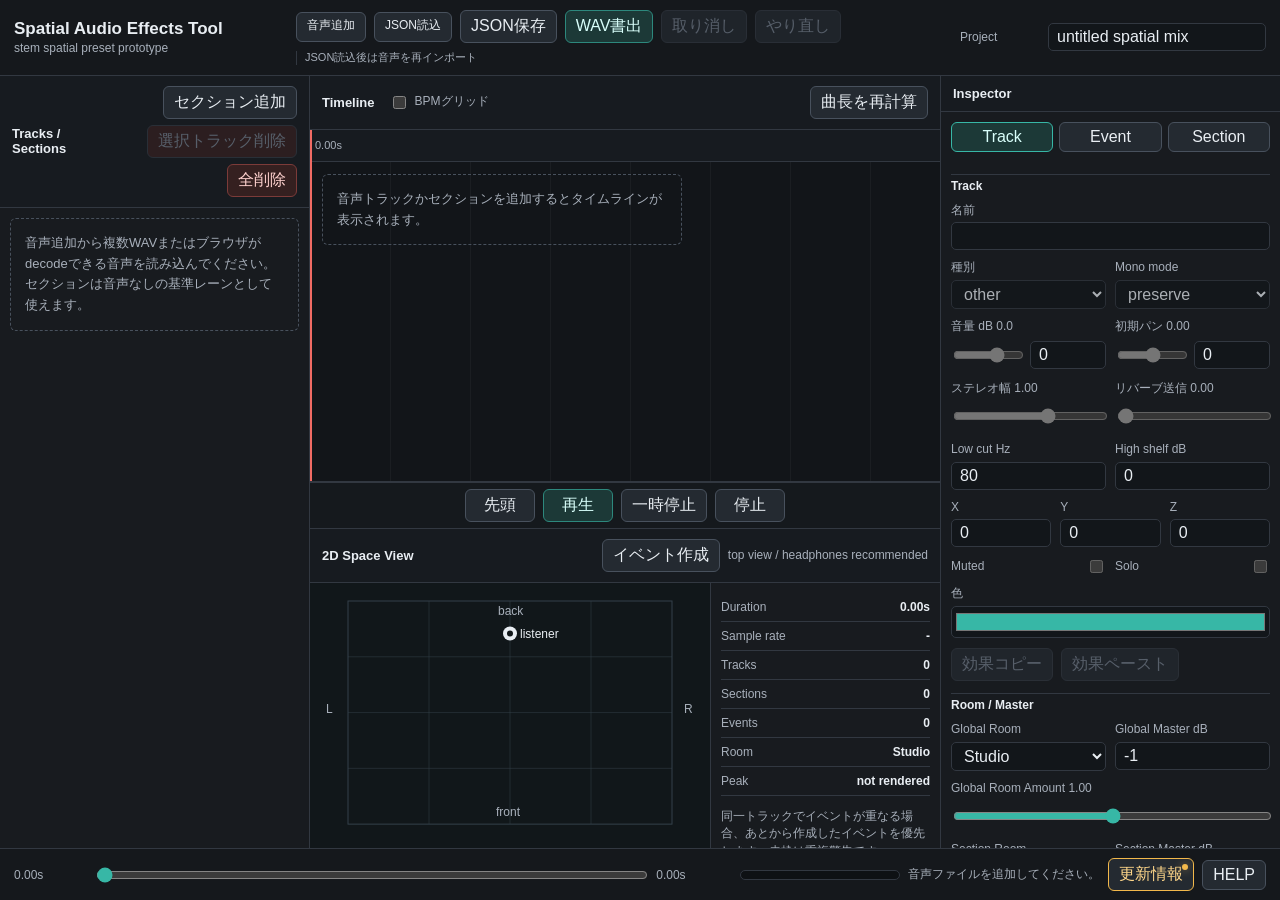
<file: public_tools/spatial_audio_effects_tool.html>
<!doctype html>
<html lang="ja">
<head>
  <meta charset="utf-8">
  <meta name="viewport" content="width=device-width, initial-scale=1">
  <title>Spatial Audio Effects Tool</title>
  <link rel="canonical" href="https://donut-hitsuji.github.io/donut-sheep-activity-repo/public_tools/spatial_audio_effects_tool.html">
  <style>
    :root {
      color-scheme: dark;
      --bg: #111315;
      --panel: #181b1f;
      --panel-2: #1f2329;
      --line: #323841;
      --line-strong: #48515d;
      --text: #e9eef3;
      --muted: #a8b0bb;
      --soft: #737d8b;
      --accent: #37b7a6;
      --accent-2: #f2b84b;
      --danger: #f06b64;
      --ok: #72cf7a;
      --input: #12161a;
      --track-row-h: 72px;
      font-family: "Segoe UI", "Yu Gothic UI", "Meiryo", sans-serif;
    }

    * {
      box-sizing: border-box;
    }

    html,
    body {
      height: 100%;
      margin: 0;
      background: var(--bg);
      color: var(--text);
      overflow: hidden;
    }

    body {
      display: grid;
      grid-template-rows: auto 1fr auto;
      min-width: 1180px;
    }

    button,
    input,
    select,
    textarea {
      font: inherit;
    }

    button,
    .file-button {
      border: 1px solid var(--line-strong);
      background: #242a31;
      color: var(--text);
      min-height: 30px;
      padding: 5px 10px;
      border-radius: 6px;
      cursor: pointer;
    }

    button:hover,
    .file-button:hover {
      border-color: var(--accent);
    }

    button:disabled {
      color: var(--soft);
      border-color: var(--line);
      cursor: not-allowed;
      opacity: 0.7;
    }

    input,
    select,
    textarea {
      width: 100%;
      border: 1px solid var(--line);
      background: var(--input);
      color: var(--text);
      border-radius: 5px;
      min-height: 28px;
      padding: 4px 8px;
    }

    input[type="checkbox"] {
      width: auto;
      min-height: 0;
    }

    input[type="range"] {
      padding: 0;
      accent-color: var(--accent);
    }

    input[type="color"] {
      min-height: 32px;
      padding: 2px;
    }

    label {
      color: var(--muted);
      font-size: 12px;
      line-height: 1.3;
    }

    .topbar {
      display: grid;
      grid-template-columns: 270px 1fr auto;
      align-items: center;
      gap: 12px;
      padding: 10px 14px;
      background: #15181c;
      border-bottom: 1px solid var(--line);
    }

    .brand {
      display: flex;
      flex-direction: column;
      gap: 2px;
    }

    .brand-title {
      font-size: 17px;
      font-weight: 700;
      letter-spacing: 0;
    }

    .brand-subtitle {
      font-size: 12px;
      color: var(--muted);
    }

    .top-actions {
      display: flex;
      align-items: center;
      gap: 8px;
      min-width: 0;
      flex-wrap: wrap;
    }

    .top-actions input[type="file"] {
      display: none;
    }

    .top-note {
      max-width: 250px;
      padding-left: 8px;
      border-left: 1px solid var(--line);
      color: var(--muted);
      font-size: 11px;
      line-height: 1.25;
      white-space: nowrap;
      overflow: hidden;
      text-overflow: ellipsis;
    }

    .project-title-wrap {
      display: grid;
      grid-template-columns: 80px minmax(180px, 1fr);
      align-items: center;
      gap: 8px;
      max-width: 430px;
    }

    .app-shell {
      min-height: 0;
      display: grid;
      grid-template-columns: 310px minmax(0, 1fr) 340px;
      border-bottom: 1px solid var(--line);
    }

    .panel {
      min-height: 0;
      min-width: 0;
      background: var(--panel);
      border-right: 1px solid var(--line);
      display: flex;
      flex-direction: column;
    }

    .inspector {
      border-right: 0;
      border-left: 1px solid var(--line);
      z-index: 8;
      overflow: hidden;
    }

    .panel-head {
      display: flex;
      align-items: center;
      justify-content: space-between;
      gap: 8px;
      padding: 10px 12px;
      border-bottom: 1px solid var(--line);
      background: #171b20;
    }

    .panel-head-actions {
      display: flex;
      align-items: center;
      gap: 6px;
      flex-wrap: wrap;
      justify-content: flex-end;
    }

    .panel-title {
      font-size: 13px;
      font-weight: 700;
      color: var(--text);
    }

    .panel-body {
      min-height: 0;
      min-width: 0;
      overflow: auto;
      padding: 10px;
    }

    .track-list {
      display: flex;
      flex-direction: column;
      gap: 8px;
    }

    .track-item {
      border: 1px solid var(--line);
      background: var(--panel-2);
      border-left-width: 5px;
      border-radius: 6px;
      padding: 8px;
      cursor: pointer;
    }

    .track-item.selected {
      border-color: var(--accent);
      border-left-color: var(--accent) !important;
      background: #20282d;
    }

    .track-item.section-item {
      background: #20221f;
      border-style: dashed;
    }

    .track-item.section-item.selected {
      background: #26281f;
    }

    .track-main {
      display: grid;
      grid-template-columns: 1fr auto;
      gap: 8px;
      align-items: start;
      min-width: 0;
    }

    .track-name {
      font-weight: 700;
      white-space: nowrap;
      overflow: hidden;
      text-overflow: ellipsis;
      font-size: 13px;
    }

    .track-meta {
      margin-top: 2px;
      font-size: 11px;
      color: var(--muted);
      white-space: nowrap;
      overflow: hidden;
      text-overflow: ellipsis;
    }

    .track-buttons {
      display: flex;
      gap: 4px;
    }

    .mini-toggle {
      width: 30px;
      min-height: 26px;
      padding: 3px;
      font-size: 12px;
    }

    .mini-toggle.active {
      border-color: var(--accent-2);
      background: #3a311f;
      color: #ffd78a;
    }

    .track-sliders {
      display: grid;
      grid-template-columns: 1fr 1fr;
      gap: 8px;
      margin-top: 8px;
    }

    .track-param-control {
      display: grid;
      grid-template-columns: minmax(0, 1fr) 58px;
      gap: 6px;
      align-items: center;
    }

    .track-param-control input[type="number"] {
      min-height: 24px;
      padding: 2px 5px;
      font-size: 12px;
    }

    .slider-number-pair {
      display: grid;
      grid-template-columns: minmax(0, 1fr) 76px;
      gap: 8px;
      align-items: center;
    }

    .track-empty {
      color: var(--muted);
      font-size: 13px;
      line-height: 1.6;
      border: 1px dashed var(--line-strong);
      padding: 14px;
      border-radius: 6px;
    }

    .center-stack {
      min-height: 0;
      min-width: 0;
      overflow: hidden;
      display: grid;
      grid-template-rows: minmax(250px, 0.56fr) auto minmax(220px, 0.44fr);
      background: #121519;
    }

    .timeline-section,
    .space-section {
      min-height: 0;
      min-width: 0;
      display: flex;
      flex-direction: column;
      border-bottom: 1px solid var(--line);
    }

    .space-section {
      border-bottom: 0;
    }

    .transport-hub {
      display: flex;
      justify-content: center;
      align-items: center;
      min-height: 42px;
      padding: 6px 10px;
      border-top: 1px solid var(--line);
      border-bottom: 1px solid var(--line);
      background: #15191d;
    }

    .timeline-wrap {
      position: relative;
      min-height: 0;
      min-width: 0;
      max-width: 100%;
      height: 100%;
      overflow: auto;
      background:
        linear-gradient(to right, rgba(255,255,255,0.04) 1px, transparent 1px) 0 0 / 80px 100%,
        #121519;
    }

    .timeline-title-bar {
      display: flex;
      align-items: center;
      gap: 14px;
      min-width: 0;
    }

    .bpm-grid-toggle {
      display: inline-flex;
      align-items: center;
      gap: 6px;
      color: var(--muted);
      font-size: 12px;
      white-space: nowrap;
      user-select: none;
    }

    .bpm-grid-toggle input {
      width: auto;
      min-height: 0;
      accent-color: var(--accent);
    }

    .time-ruler {
      position: sticky;
      top: 0;
      height: 32px;
      background: #171b20;
      border-bottom: 1px solid var(--line);
      z-index: 4;
    }

    .tick {
      position: absolute;
      top: 0;
      height: 100%;
      border-left: 1px solid var(--line-strong);
      color: var(--muted);
      font-size: 11px;
      padding-left: 4px;
      line-height: 30px;
      white-space: nowrap;
      cursor: pointer;
    }

    .tick:hover {
      color: var(--text);
      border-left-color: var(--accent);
    }

    .timeline-rows {
      position: relative;
      min-height: 100%;
    }

    .bpm-grid-layer {
      position: absolute;
      inset: 0;
      z-index: 0;
      pointer-events: none;
    }

    .bpm-grid-line {
      position: absolute;
      top: 0;
      bottom: 0;
      width: 1px;
      background: rgba(55, 183, 166, 0.22);
    }

    .bpm-grid-line.bar {
      background: rgba(242, 184, 75, 0.42);
    }

    .timeline-row {
      position: relative;
      z-index: 1;
      height: var(--track-row-h);
      border-bottom: 1px solid rgba(255,255,255,0.06);
    }

    .timeline-row-label {
      position: sticky;
      left: 0;
      z-index: 2;
      width: 145px;
      height: 100%;
      display: flex;
      align-items: center;
      padding-left: 10px;
      background: rgba(18,21,25,0.88);
      color: var(--muted);
      font-size: 12px;
      white-space: nowrap;
      overflow: hidden;
      text-overflow: ellipsis;
      border-right: 1px solid rgba(255,255,255,0.06);
    }

    .event-block {
      position: absolute;
      top: 7px;
      height: 19px;
      border: 1px solid rgba(255,255,255,0.34);
      border-radius: 5px;
      color: #071012;
      display: flex;
      align-items: center;
      overflow: hidden;
      gap: 5px;
      padding: 0 7px;
      font-size: 11px;
      font-weight: 700;
      white-space: nowrap;
      cursor: grab;
      z-index: 3;
      min-width: 28px;
    }

    .event-block.layer-space {
      top: 5px;
    }

    .event-block.layer-mix {
      top: 27px;
    }

    .event-block.layer-voice {
      top: 49px;
    }

    .event-layer-tag {
      flex: 0 0 auto;
      border-radius: 3px;
      padding: 1px 4px;
      background: rgba(0,0,0,0.22);
      color: rgba(7,16,18,0.82);
      font-size: 9px;
      line-height: 1.2;
      text-transform: uppercase;
    }

    .event-label {
      min-width: 0;
      overflow: hidden;
      text-overflow: ellipsis;
    }

    .event-block.selected {
      outline: 2px solid #fff;
      outline-offset: 1px;
    }

    .event-block.disabled {
      opacity: 0.45;
    }

    .event-block.overlap {
      box-shadow: 0 0 0 2px var(--danger) inset;
    }

    .section-range-block {
      position: absolute;
      top: 5px;
      height: 36px;
      border: 1px dashed rgba(255,255,255,0.32);
      border-radius: 5px;
      background: rgba(242,184,75,0.08);
      color: #f8dfaa;
      display: flex;
      align-items: center;
      overflow: hidden;
      padding: 0 8px;
      font-size: 12px;
      font-weight: 700;
      white-space: nowrap;
      cursor: grab;
      pointer-events: auto;
      z-index: 2;
    }

    .section-range-block.selected {
      outline: 2px solid #fff3c4;
      outline-offset: 1px;
    }

    .event-handle,
    .section-handle {
      position: absolute;
      top: 0;
      width: 7px;
      height: 100%;
      background: rgba(0,0,0,0.22);
      cursor: ew-resize;
    }

    .event-handle.left,
    .section-handle.left {
      left: 0;
    }

    .event-handle.right,
    .section-handle.right {
      right: 0;
    }

    .playhead {
      position: absolute;
      top: 0;
      bottom: 0;
      width: 2px;
      background: var(--danger);
      z-index: 5;
      pointer-events: none;
    }

    .snap-guide {
      position: absolute;
      top: 0;
      bottom: 0;
      width: 2px;
      background: var(--accent-2);
      box-shadow: 0 0 0 1px rgba(242,184,75,0.25);
      z-index: 6;
      pointer-events: none;
      display: none;
    }

    .space-body {
      display: grid;
      grid-template-columns: 1fr 230px;
      min-height: 0;
      height: 100%;
    }

    #spaceCanvas {
      width: 100%;
      height: 100%;
      display: block;
      background: #11171a;
      cursor: crosshair;
    }

    .space-side {
      border-left: 1px solid var(--line);
      padding: 10px;
      overflow: auto;
      background: var(--panel);
    }

    .readout {
      display: grid;
      grid-template-columns: 1fr auto;
      gap: 6px;
      font-size: 12px;
      border-bottom: 1px solid var(--line);
      padding: 7px 0;
    }

    .readout span:first-child {
      color: var(--muted);
    }

    .form-stack {
      display: flex;
      flex-direction: column;
      gap: 10px;
    }

    .form-grid {
      display: grid;
      grid-template-columns: 1fr 1fr;
      gap: 9px;
    }

    .form-grid.three {
      grid-template-columns: 1fr 1fr 1fr;
    }

    .field {
      display: flex;
      flex-direction: column;
      gap: 4px;
      min-width: 0;
    }

    .field.inline {
      flex-direction: row;
      align-items: center;
      justify-content: space-between;
    }

    .section-title {
      padding-top: 4px;
      font-size: 12px;
      font-weight: 700;
      color: var(--text);
      border-top: 1px solid var(--line);
      margin-top: 2px;
    }

    .button-row {
      display: flex;
      gap: 8px;
      align-items: center;
      flex-wrap: wrap;
    }

    .inspector-tabs {
      display: grid;
      grid-template-columns: 1fr 1fr 1fr;
      gap: 6px;
      margin-bottom: 10px;
    }

    .inspector-tab {
      min-height: 30px;
      padding: 4px 6px;
    }

    .inspector-tab.active {
      border-color: var(--accent);
      background: #1c3937;
      color: #d9fffb;
    }

    .tab-panel {
      display: none;
      flex-direction: column;
      gap: 10px;
    }

    .tab-panel.active {
      display: flex;
    }

    .space-button.active {
      border-color: var(--accent-2);
      background: #3a311f;
      color: #ffd78a;
    }

    .help-overlay {
      position: fixed;
      inset: 0;
      display: none;
      align-items: center;
      justify-content: center;
      background: rgba(0,0,0,0.64);
      z-index: 30;
      padding: 24px;
    }

    .help-overlay.open {
      display: flex;
    }

    .help-dialog {
      width: min(920px, calc(100vw - 48px));
      max-height: calc(100vh - 48px);
      overflow: auto;
      border: 1px solid var(--line-strong);
      background: var(--panel);
      border-radius: 8px;
      box-shadow: 0 20px 50px rgba(0,0,0,0.45);
    }

    .help-head {
      position: sticky;
      top: 0;
      display: flex;
      align-items: center;
      justify-content: space-between;
      gap: 12px;
      padding: 12px 14px;
      background: #171b20;
      border-bottom: 1px solid var(--line);
    }

    .help-body {
      padding: 14px;
      display: grid;
      gap: 14px;
      color: var(--muted);
      font-size: 13px;
      line-height: 1.55;
    }

    .help-body h3 {
      margin: 8px 0 4px;
      color: var(--text);
      font-size: 14px;
    }

    .help-body ul {
      margin: 0;
      padding-left: 18px;
    }

    .danger-button {
      border-color: #7c3b39;
      background: #352020;
      color: #ffd2cf;
    }

    .primary-button {
      border-color: #2d887d;
      background: #1c3937;
      color: #d9fffb;
    }

    .transport {
      display: grid;
      grid-template-columns: minmax(0, 1fr) auto;
      align-items: center;
      gap: 14px;
      padding: 9px 14px;
      background: #15181c;
    }

    .transport-buttons {
      display: flex;
      gap: 8px;
      align-items: center;
    }

    .transport-hub .transport-buttons button {
      min-width: 70px;
    }

    .time-strip {
      display: grid;
      grid-template-columns: 70px 1fr 70px;
      align-items: center;
      gap: 10px;
      color: var(--muted);
      font-variant-numeric: tabular-nums;
      font-size: 12px;
    }

    .status {
      max-width: 460px;
      overflow: hidden;
      text-overflow: ellipsis;
      white-space: nowrap;
      font-size: 12px;
      color: var(--muted);
      text-align: right;
    }

    .status.warn {
      color: var(--accent-2);
    }

    .status.error {
      color: var(--danger);
    }

    .update-button {
      position: relative;
      min-width: 58px;
      padding-inline: 10px;
    }

    .update-button.unseen {
      border-color: var(--accent-2);
      color: #ffd78a;
    }

    .update-button.unseen::after {
      content: "";
      position: absolute;
      top: 5px;
      right: 5px;
      width: 6px;
      height: 6px;
      border-radius: 999px;
      background: var(--accent-2);
      box-shadow: 0 0 8px rgba(255, 193, 89, 0.55);
    }

    .meter {
      width: 160px;
      height: 10px;
      border: 1px solid var(--line);
      background: #0e1114;
      border-radius: 20px;
      overflow: hidden;
    }

    .meter-fill {
      height: 100%;
      width: 0%;
      background: var(--ok);
    }

    .small-note {
      color: var(--muted);
      font-size: 12px;
      line-height: 1.45;
    }

    .hidden {
      display: none !important;
    }

    .drop-hint {
      position: fixed;
      inset: 14px;
      display: none;
      place-items: center;
      border: 2px dashed var(--accent);
      background: rgba(17,19,21,0.88);
      color: var(--text);
      font-size: 18px;
      font-weight: 700;
      z-index: 20;
      pointer-events: none;
    }

    body.dragging-audio .drop-hint {
      display: grid;
    }
  </style>
</head>
<body>
  <div class="drop-hint">音声ファイルをドロップして追加</div>
  <header class="topbar">
    <div class="brand">
      <div class="brand-title">Spatial Audio Effects Tool</div>
      <div class="brand-subtitle">stem spatial preset prototype</div>
    </div>
    <div class="top-actions">
      <label class="file-button" for="audioFiles">音声追加</label>
      <input id="audioFiles" type="file" multiple accept="audio/*,.wav,.mp3,.m4a,.flac,.ogg">
      <label class="file-button" for="projectFile">JSON読込</label>
      <input id="projectFile" type="file" accept="application/json,.json">
      <button id="saveProjectBtn" type="button">JSON保存</button>
      <button id="exportBtn" type="button" class="primary-button">WAV書出</button>
      <button id="undoBtn" type="button" disabled>取り消し</button>
      <button id="redoBtn" type="button" disabled>やり直し</button>
      <span class="top-note" title="JSON読み込み後は再度音声ファイルのインポートが必要になります">JSON読込後は音声を再インポート</span>
    </div>
    <div class="project-title-wrap">
      <label for="projectTitle">Project</label>
      <input id="projectTitle" type="text" value="untitled spatial mix">
    </div>
  </header>

  <main class="app-shell">
    <aside class="panel">
      <div class="panel-head">
        <div class="panel-title">Tracks / Sections</div>
        <div class="panel-head-actions">
          <button id="addSectionBtn" type="button">セクション追加</button>
          <button id="deleteTrackBtn" type="button" class="danger-button">選択削除</button>
          <button id="clearTracksBtn" type="button" class="danger-button">全削除</button>
        </div>
      </div>
      <div class="panel-body">
        <div id="trackList" class="track-list"></div>
      </div>
    </aside>

    <section class="center-stack">
      <section class="timeline-section">
        <div class="panel-head">
          <div class="timeline-title-bar">
            <div class="panel-title">Timeline</div>
            <label class="bpm-grid-toggle" title="BPMに合わせた拍グリッドを表示し、イベントの開始/終了を拍へ吸着します。">
              <input id="bpmGridToggle" type="checkbox">
              BPMグリッド
            </label>
          </div>
          <div class="button-row">
            <button id="fitDurationBtn" type="button">曲長を再計算</button>
          </div>
        </div>
        <div id="timelineWrap" class="timeline-wrap">
          <div id="timeRuler" class="time-ruler"></div>
          <div id="timelineRows" class="timeline-rows"></div>
          <div id="playhead" class="playhead"></div>
          <div id="snapGuide" class="snap-guide"></div>
        </div>
      </section>

      <div class="transport-hub">
        <div class="transport-buttons">
          <button id="rewindBtn" type="button">先頭</button>
          <button id="playBtn" type="button" class="primary-button">再生</button>
          <button id="pauseBtn" type="button">一時停止</button>
          <button id="stopBtn" type="button">停止</button>
        </div>
      </div>

      <section class="space-section">
        <div class="panel-head">
          <div class="panel-title">2D Space View</div>
          <div class="button-row">
            <button id="spaceCreateEventBtn" type="button" class="space-button">イベント作成</button>
            <div class="small-note">top view / headphones recommended</div>
          </div>
        </div>
        <div class="space-body">
          <canvas id="spaceCanvas"></canvas>
          <div class="space-side">
            <div class="readout"><span>Duration</span><strong id="durationReadout">0.00s</strong></div>
            <div class="readout"><span>Sample rate</span><strong id="sampleRateReadout">-</strong></div>
            <div class="readout"><span>Tracks</span><strong id="trackCountReadout">0</strong></div>
            <div class="readout"><span>Sections</span><strong id="sectionCountReadout">0</strong></div>
            <div class="readout"><span>Events</span><strong id="eventCountReadout">0</strong></div>
            <div class="readout"><span>Room</span><strong id="roomReadout">Studio</strong></div>
            <div class="readout"><span>Peak</span><strong id="peakReadout">not rendered</strong></div>
            <p class="small-note">同一トラックでイベントが重なる場合、あとから作成したイベントを優先します。赤枠は重複警告です。</p>
          </div>
        </div>
      </section>
    </section>

    <aside class="panel inspector">
      <div class="panel-head">
        <div class="panel-title">Inspector</div>
      </div>
      <div class="panel-body">
        <div class="form-stack">
          <div class="inspector-tabs">
            <button class="inspector-tab active" type="button" data-inspector-tab="track">Track</button>
            <button class="inspector-tab" type="button" data-inspector-tab="event">Event</button>
            <button class="inspector-tab" type="button" data-inspector-tab="section">Section</button>
          </div>
          <div class="tab-panel active" data-tab-panel="track">
          <div class="section-title">Track</div>
          <div class="field">
            <label for="trackNameInput">名前</label>
            <input id="trackNameInput" type="text">
          </div>
          <div class="form-grid">
            <div class="field">
              <label for="trackKindSelect">種別</label>
              <select id="trackKindSelect"></select>
            </div>
            <div class="field">
              <label for="trackMonoSelect">Mono mode</label>
              <select id="trackMonoSelect">
                <option value="preserve">preserve</option>
                <option value="sum_to_mono">sum_to_mono</option>
                <option value="left_only">left_only</option>
                <option value="right_only">right_only</option>
              </select>
            </div>
          </div>
          <div class="form-grid">
            <div class="field">
              <label for="trackGainInput">音量 dB <span id="trackGainValue">0.0</span></label>
              <div class="slider-number-pair">
                <input id="trackGainInput" type="range" min="-24" max="12" step="0.1" data-reset-param="gain">
                <input id="trackGainNumberInput" type="number" min="-24" max="12" step="0.1" data-reset-param="gain">
              </div>
            </div>
            <div class="field">
              <label for="trackPanInput">初期パン <span id="trackPanValue">0.00</span></label>
              <div class="slider-number-pair">
                <input id="trackPanInput" type="range" min="-1" max="1" step="0.01" data-reset-param="pan">
                <input id="trackPanNumberInput" type="number" min="-1" max="1" step="0.01" data-reset-param="pan">
              </div>
            </div>
          </div>
          <div class="form-grid">
            <div class="field">
              <label for="trackWidthInput">ステレオ幅 <span id="trackWidthValue">1.00</span></label>
              <input id="trackWidthInput" type="range" min="0" max="1.6" step="0.01">
            </div>
            <div class="field">
              <label for="trackReverbInput">リバーブ送信 <span id="trackReverbValue">0.08</span></label>
              <input id="trackReverbInput" type="range" min="0" max="0.8" step="0.01">
            </div>
          </div>
          <div class="form-grid">
            <div class="field">
              <label for="trackLowCutInput">Low cut Hz</label>
              <input id="trackLowCutInput" type="number" min="20" max="1000" step="1">
            </div>
            <div class="field">
              <label for="trackHighShelfInput">High shelf dB</label>
              <input id="trackHighShelfInput" type="number" min="-12" max="12" step="0.1">
            </div>
          </div>
          <div class="form-grid three">
            <div class="field">
              <label for="trackPosXInput">X</label>
              <input id="trackPosXInput" type="number" min="-2" max="2" step="0.05">
            </div>
            <div class="field">
              <label for="trackPosYInput">Y</label>
              <input id="trackPosYInput" type="number" min="-2" max="2" step="0.05">
            </div>
            <div class="field">
              <label for="trackPosZInput">Z</label>
              <input id="trackPosZInput" type="number" min="-2" max="2" step="0.05">
            </div>
          </div>
          <div class="form-grid">
            <div class="field inline">
              <label for="trackMutedInput">Muted</label>
              <input id="trackMutedInput" type="checkbox">
            </div>
            <div class="field inline">
              <label for="trackSoloInput">Solo</label>
              <input id="trackSoloInput" type="checkbox">
            </div>
          </div>
          <div class="field">
            <label for="trackColorInput">色</label>
            <input id="trackColorInput" type="color">
          </div>
          <div class="button-row">
            <button id="copyEffectsBtn" type="button">効果コピー</button>
            <button id="pasteEffectsBtn" type="button">効果ペースト</button>
          </div>
          </div>

          <div class="tab-panel" data-tab-panel="section">
          <div class="section-title">Section</div>
          <div class="field">
            <label for="sectionNameInput">セクション名</label>
            <input id="sectionNameInput" type="text">
          </div>
          <div class="form-grid">
            <div class="field">
              <label for="sectionStartInput">開始秒</label>
              <input id="sectionStartInput" type="number" min="0" step="0.01" value="0">
            </div>
            <div class="field">
              <label for="sectionEndInput">終了秒</label>
              <input id="sectionEndInput" type="number" min="0" step="0.01" value="8">
            </div>
          </div>
          <div class="form-grid">
            <div class="field inline">
              <label for="sectionEnabledInput">有効</label>
              <input id="sectionEnabledInput" type="checkbox" checked>
            </div>
            <div class="field">
              <label for="sectionColorInput">色</label>
              <input id="sectionColorInput" type="color" value="#f2b84b">
            </div>
          </div>
          <div class="section-title">Beat Grid</div>
          <div class="form-grid">
            <div class="field">
              <label for="sectionBpmInput">Section BPM</label>
              <input id="sectionBpmInput" type="number" min="40" max="240" step="0.01" placeholder="global">
            </div>
            <div class="field">
              <label for="sectionBeatOffsetInput">Beat Offset 秒</label>
              <input id="sectionBeatOffsetInput" type="number" min="0" step="0.001" placeholder="section start">
            </div>
          </div>
          <div class="button-row">
            <button id="analyzeSectionBpmBtn" type="button">区間BPM解析</button>
            <span class="small-note" id="sectionBpmConfidence">confidence -</span>
          </div>
          </div>

          <div class="tab-panel" data-tab-panel="event">
          <div class="section-title">Preset Event</div>
          <div class="field">
            <label for="eventTrackSelect">対象レーン</label>
            <select id="eventTrackSelect"></select>
          </div>
          <div class="field">
            <label for="presetSelect">プリセット</label>
            <select id="presetSelect"></select>
          </div>
          <div class="form-grid">
            <div class="field">
              <label for="eventStartInput">開始秒</label>
              <input id="eventStartInput" type="number" min="0" step="0.01" value="0">
            </div>
            <div class="field">
              <label for="eventEndInput">終了秒</label>
              <input id="eventEndInput" type="number" min="0" step="0.01" value="4">
            </div>
          </div>
          <div class="form-grid">
            <div class="field">
              <label for="eventIntensityInput">強度 <span id="eventIntensityValue">0.65</span></label>
              <input id="eventIntensityInput" type="range" min="0" max="1" step="0.01" value="0.65">
            </div>
            <div class="field">
              <label for="curveSelect">曲線</label>
              <select id="curveSelect">
                <option value="linear">linear</option>
                <option value="ease_in">ease_in</option>
                <option value="ease_out">ease_out</option>
                <option value="ease_in_out">ease_in_out</option>
                <option value="hold">hold</option>
                <option value="sine">sine</option>
              </select>
            </div>
          </div>
          <div class="field">
            <label for="eventLabelInput">ラベル</label>
            <input id="eventLabelInput" type="text" placeholder="例: サビ前 adlib flyby">
          </div>
          <div class="field inline">
            <label for="eventEnabledInput">有効</label>
            <input id="eventEnabledInput" type="checkbox" checked>
          </div>
          <div class="section-title">Beat Sync Params</div>
          <div class="form-grid">
            <div class="field">
              <label for="beatDivisionSelect">Division</label>
              <select id="beatDivisionSelect">
                <option value="0.5">1/2拍</option>
                <option value="1" selected>1拍</option>
                <option value="2">2拍</option>
                <option value="4">1小節</option>
              </select>
            </div>
            <div class="field">
              <label for="beatPhaseInput">Phase 拍</label>
              <input id="beatPhaseInput" type="number" step="0.01" value="0">
            </div>
          </div>
          <div class="form-grid">
            <div class="field">
              <label for="beatDepthInput">Depth <span id="beatDepthValue">0.70</span></label>
              <input id="beatDepthInput" type="range" min="0" max="1" step="0.01" value="0.7">
            </div>
            <div class="field">
              <label for="beatDecayInput">Decay ms</label>
              <input id="beatDecayInput" type="number" min="20" max="2000" step="10" value="180">
            </div>
          </div>
          <div class="form-grid">
            <div class="field">
              <label for="beatCurveSelect">Beat curve</label>
              <select id="beatCurveSelect">
                <option value="sharp">sharp</option>
                <option value="smooth" selected>smooth</option>
                <option value="bounce">bounce</option>
              </select>
            </div>
            <div class="field">
              <label for="beatAlternateSelect">Alternate</label>
              <select id="beatAlternateSelect">
                <option value="lr" selected>left/right</option>
                <option value="front_back">front/back</option>
                <option value="odd">odd beats</option>
                <option value="even">even beats</option>
                <option value="none">none</option>
              </select>
            </div>
          </div>
          <div class="form-grid three">
            <div class="field">
              <label for="beatBaseXInput">基準 X</label>
              <input id="beatBaseXInput" type="number" min="-1.2" max="1.2" step="0.05" value="0">
            </div>
            <div class="field">
              <label for="beatBaseYInput">基準 Y</label>
              <input id="beatBaseYInput" type="number" min="-1.2" max="1.2" step="0.05" value="0">
            </div>
            <div class="field">
              <label for="beatBaseZInput">基準 Z</label>
              <input id="beatBaseZInput" type="number" min="-1.2" max="1.2" step="0.05" value="0.2">
            </div>
          </div>
          <div class="button-row">
            <button id="addEventBtn" type="button" class="primary-button">イベント追加</button>
            <button id="deleteEventBtn" type="button" class="danger-button">削除</button>
          </div>
          </div>

          <div class="section-title">Room / Master</div>
          <div class="form-grid">
            <div class="field">
              <label for="roomSelect">Global Room</label>
              <select id="roomSelect"></select>
            </div>
            <div class="field">
              <label for="masterGainInput">Global Master dB</label>
              <input id="masterGainInput" type="number" min="-24" max="12" step="0.1" value="-1">
            </div>
          </div>
          <div class="field">
            <label for="globalRoomAmountInput">Global Room Amount <span id="globalRoomAmountValue">1.00</span></label>
            <input id="globalRoomAmountInput" type="range" min="0" max="2" step="0.01" value="1">
          </div>
          <div class="form-grid">
            <div class="field">
              <label for="sectionRoomSelect">Section Room</label>
              <select id="sectionRoomSelect"></select>
            </div>
            <div class="field">
              <label for="sectionMasterGainInput">Section Master dB</label>
              <input id="sectionMasterGainInput" type="number" min="-24" max="12" step="0.1" placeholder="global">
            </div>
          </div>
          <div class="field">
            <label for="sectionRoomAmountInput">Section Room Amount <span id="sectionRoomAmountValue">global</span></label>
            <input id="sectionRoomAmountInput" type="range" min="0" max="2" step="0.01" value="1">
          </div>
          <div class="section-title">Global Beat Grid</div>
          <div class="form-grid">
            <div class="field">
              <label for="globalBpmInput">Global BPM</label>
              <input id="globalBpmInput" type="number" min="40" max="240" step="0.01" placeholder="unset">
            </div>
            <div class="field">
              <label for="globalBeatOffsetInput">Beat Offset 秒</label>
              <input id="globalBeatOffsetInput" type="number" min="0" step="0.001" value="0">
            </div>
          </div>
          <div class="button-row">
            <button id="analyzeGlobalBpmBtn" type="button">全体BPM解析</button>
            <span class="small-note" id="globalBpmConfidence">confidence -</span>
          </div>
        </div>
      </div>
    </aside>
  </main>

  <footer class="transport">
    <div class="time-strip">
      <span id="currentTimeLabel">0.00s</span>
      <input id="seekInput" type="range" min="0" max="0" step="0.01" value="0">
      <span id="durationLabel">0.00s</span>
    </div>
    <div class="button-row">
      <div class="meter" title="最後の書き出しピーク">
        <div id="peakMeterFill" class="meter-fill"></div>
      </div>
      <div id="statusText" class="status">音声ファイルを追加してください。</div>
      <button id="updateNoticeBtn" class="update-button" type="button" title="最近の更新内容">更新情報</button>
      <button id="helpBtn" type="button">HELP</button>
    </div>
  </footer>

  <div id="helpOverlay" class="help-overlay" aria-hidden="true">
    <div class="help-dialog" role="dialog" aria-modal="true" aria-labelledby="helpTitle">
      <div class="help-head">
        <div class="panel-title" id="helpTitle">Preset / Beat Sync Help</div>
        <button id="helpCloseBtn" type="button">閉じる</button>
      </div>
      <div class="help-body">
        <section>
          <h3>Beat Sync 共通パラメータ</h3>
          <ul>
            <li><strong>Division</strong>: 何拍ごとに反応するか。1拍、2拍、1小節など。</li>
            <li><strong>Phase</strong>: 拍をどれだけずらすか。裏拍なら0.5付近。</li>
            <li><strong>Depth</strong>: 拍同期効果の深さ。イベント強度と掛け合わせます。</li>
            <li><strong>Decay</strong>: 拍頭から何msで戻すか。短いほどクリック的、長いほど揺れます。</li>
            <li><strong>Beat curve</strong>: sharpは鋭く、smoothは自然、bounceは少し跳ねます。</li>
            <li><strong>Alternate</strong>: 左右交互、前後交互、奇数/偶数拍限定など。</li>
            <li><strong>基準 X/Y/Z</strong>: Beat Syncの定位変化やorbitの中心位置です。トラックイベントは未設定時にトラック基本位置、セクションイベントは中央付近を初期値にします。</li>
          </ul>
        </section>
        <section>
          <h3>Beat Sync プリセット</h3>
          <ul>
            <li><strong>beat_pan_alternate</strong>: 拍ごとに左右へ定位を揺らします。アドリブ、SE、薄いシンセ向き。</li>
            <li><strong>beat_gain_pulse</strong>: 拍頭だけ音量を少し押します。やりすぎるとポンピングします。</li>
            <li><strong>beat_reverb_throw</strong>: 拍頭だけ短くリバーブ送信を上げます。装飾音や語尾向き。</li>
            <li><strong>beat_width_pulse</strong>: 拍でステレオ幅を開閉します。コーラスやパッド向き。</li>
            <li><strong>downbeat_focus</strong>: 小節頭だけ中央・近め・少し明瞭に寄せます。展開の頭を強調します。</li>
            <li><strong>orbit_on_bar</strong>: 1小節周期でゆっくり周回します。主ボーカルより装飾音向き。</li>
          </ul>
        </section>
        <section>
          <h3>通常プリセット</h3>
          <ul>
            <li><strong>whisper_close_left/right</strong>: 耳元寄りの囁き配置。</li>
            <li><strong>walk_in_front / walk_away_front</strong>: 前後方向の接近・遠ざかり。</li>
            <li><strong>pass_left_to_right / pass_right_to_left / pass_behind</strong>: 横切りや背後通過。</li>
            <li><strong>chorus_widen</strong>: コーラスやハモリを広げます。</li>
            <li><strong>adlib_flyby</strong>: 短いアドリブやSEを横に抜けさせます。</li>
            <li><strong>custom_space_path</strong>: 2D Space Viewで作成した独自移動。</li>
          </ul>
        </section>
        <section>
          <h3>イベントカテゴリ</h3>
          <ul>
            <li><strong>Space</strong>: 位置、pan、接近/遠ざかりなどの空間移動。同じ時刻で複数ある場合は後から作成したものを優先します。</li>
            <li><strong>Mix</strong>: 音量、幅、リバーブ送信など。内部的にGain / Room / Widthを分けるため、それぞれは同時に使えます。</li>
            <li><strong>Voice FX</strong>: 声質加工。SpaceやMixと重ねられますが、Voice FX同士は後勝ちです。</li>
          </ul>
        </section>
        <section>
          <h3>Voice FX プリセット</h3>
          <ul>
            <li><strong>voice_soft_saturation</strong>: 薄いサチュレーション。声の押し出しを少し強めます。</li>
            <li><strong>voice_digital_bitcrush</strong>: AudioWorkletでbit depthとサンプル保持を下げる、粗いデジタル声。</li>
            <li><strong>voice_fuzz_crush</strong>: 強めの歪み、AudioWorklet crush、帯域制限を重ねた荒い声。</li>
            <li><strong>voice_lofi_phone</strong>: 電話・無線風の狭い帯域。</li>
            <li><strong>voice_underwater_wobble</strong>: こもったLPFと揺れで水中感を作ります。</li>
            <li><strong>voice_robot_ringmod</strong>: リングモジュレーター風の金属的なロボット声。</li>
          </ul>
        </section>
      </div>
    </div>
  </div>

  <div id="updateOverlay" class="help-overlay" aria-hidden="true">
    <div class="help-dialog" role="dialog" aria-modal="true" aria-labelledby="updateTitle">
      <div class="help-head">
        <div class="panel-title" id="updateTitle">更新情報</div>
        <button id="updateCloseBtn" type="button">閉じる</button>
      </div>
      <div class="help-body">
        <section>
          <h3>2026-05-26</h3>
          <ul>
            <li>AudioWorkletによるデジタルbitcrusher / sample-rate reductionをVoice FXに追加しました。</li>
            <li>AudioWorkletが利用できない環境では、既存の歪み・フィルター系Voice FXに自動でフォールバックします。</li>
          </ul>
        </section>
        <section>
          <h3>2026-05-25</h3>
          <ul>
            <li>BPMグリッド表示と拍グリッドへのスナップを追加しました。</li>
            <li>セクション区間をイベント同様にドラッグ移動・左右端リサイズできるようにしました。</li>
            <li>Global / SectionのRoom Amountで環境効果の強さを調整できるようにしました。</li>
            <li>Beat Sync Paramsに基準位置を追加し、orbit_on_barなどの中心位置を指定できるようにしました。</li>
            <li>2D Space Viewのドラッグで開始位置から終了位置へ移動するカスタム空間イベントを作成できます。</li>
            <li>同時刻の複数イベントをカテゴリ別に合成できるようにし、Voice FXプリセットを追加しました。</li>
            <li>JSON読み込み後は、ブラウザ制約により音声ファイルの再インポートが必要です。</li>
          </ul>
        </section>
      </div>
    </div>
  </div>

  <script type="module">
    const UPDATE_NOTICE_ID = "2026-05-26-audioworklet-voice-fx";
    const UPDATE_NOTICE_KEY = `spatialAudioEffectsTool.updateSeen.${UPDATE_NOTICE_ID}`;
    const DIGITAL_VOICE_WORKLET_CODE = `
      class DigitalVoiceFxProcessor extends AudioWorkletProcessor {
        static get parameterDescriptors() {
          return [
            { name: "bits", defaultValue: 8, minValue: 2, maxValue: 16, automationRate: "k-rate" },
            { name: "reduction", defaultValue: 1, minValue: 1, maxValue: 64, automationRate: "k-rate" },
            { name: "drive", defaultValue: 1, minValue: 1, maxValue: 14, automationRate: "k-rate" },
            { name: "noise", defaultValue: 0, minValue: 0, maxValue: 0.25, automationRate: "k-rate" }
          ];
        }

        constructor() {
          super();
          this.holdCounters = [];
          this.heldSamples = [];
          this.randomState = 22222;
        }

        nextRandom() {
          this.randomState = (Math.imul(this.randomState, 1664525) + 1013904223) >>> 0;
          return this.randomState / 4294967296;
        }

        process(inputs, outputs, parameters) {
          const input = inputs[0] || [];
          const output = outputs[0] || [];
          for (let channel = 0; channel < output.length; channel += 1) {
            const source = input[Math.min(channel, Math.max(0, input.length - 1))];
            const target = output[channel];
            if (!source) {
              target.fill(0);
              continue;
            }

            let counter = this.holdCounters[channel] || 0;
            let held = this.heldSamples[channel] || 0;
            for (let i = 0; i < target.length; i += 1) {
              const bits = clamp(paramAt(parameters.bits, i), 2, 16);
              const reduction = Math.max(1, Math.round(paramAt(parameters.reduction, i)));
              const drive = clamp(paramAt(parameters.drive, i), 1, 14);
              const noise = clamp(paramAt(parameters.noise, i), 0, 0.25);
              if (counter <= 0) {
                const driven = Math.tanh(source[i] * drive);
                const noisy = clamp(driven + (this.nextRandom() * 2 - 1) * noise, -1, 1);
                const levels = Math.max(2, Math.round(Math.pow(2, bits)));
                const step = 2 / Math.max(1, levels - 1);
                held = Math.round((noisy + 1) / step) * step - 1;
                counter = reduction;
              }
              target[i] = held;
              counter -= 1;
            }
            this.holdCounters[channel] = counter;
            this.heldSamples[channel] = held;
          }
          return true;
        }
      }

      function paramAt(param, index) {
        return param.length === 1 ? param[0] : param[index];
      }

      function clamp(value, min, max) {
        return Math.min(max, Math.max(min, Number(value) || 0));
      }

      registerProcessor("digital-voice-fx", DigitalVoiceFxProcessor);
    `;

    const TRACK_KINDS = [
      "vocal_main",
      "vocal_adlib",
      "vocal_chorus",
      "drums",
      "bass",
      "guitar",
      "piano",
      "strings",
      "synth",
      "fx",
      "other"
    ];

    const ROOM_PRESETS = [
      { id: "dry", name: "Dry", reverbType: "none", irName: null, globalWet: 0, decaySec: 0, damping: 1.0 },
      { id: "small_room", name: "Small Room", reverbType: "convolver", irName: "generated_small_room", globalWet: 0.10, decaySec: 0.42, damping: 2.4 },
      { id: "studio", name: "Studio", reverbType: "convolver", irName: "generated_studio", globalWet: 0.16, decaySec: 0.72, damping: 2.8 },
      { id: "garage", name: "Garage", reverbType: "convolver", irName: "generated_garage", globalWet: 0.18, decaySec: 1.12, damping: 1.8 },
      { id: "hall", name: "Hall", reverbType: "convolver", irName: "generated_hall", globalWet: 0.22, decaySec: 2.2, damping: 2.0 }
    ];

    const BEAT_PRESET_IDS = new Set([
      "beat_pan_alternate",
      "beat_gain_pulse",
      "beat_reverb_throw",
      "beat_width_pulse",
      "downbeat_focus",
      "orbit_on_bar"
    ]);

    const PRESETS = {
      custom_space_path: {
        label: "custom_space_path",
        category: "Custom",
        color: "#d9fffb",
        render: ({ t, track, event, intensity }) => {
          const start = event.params?.spaceStart || track.basePosition;
          const end = event.params?.spaceEnd || start;
          const position = {
            x: lerp(Number(start.x ?? track.basePosition.x), Number(end.x ?? track.basePosition.x), t),
            y: lerp(Number(start.y ?? track.basePosition.y), Number(end.y ?? track.basePosition.y), t),
            z: lerp(Number(start.z ?? track.basePosition.z), Number(end.z ?? track.basePosition.z), t)
          };
          const closeness = clamp((position.z + 1.2) / 2.4, 0, 1);
          return {
            position,
            pan: lerp(track.basePan, clamp(position.x, -1, 1), intensity),
            gainDb: lerp(-0.8, 0.5, closeness) * intensity,
            reverbSend: lerp(0.22, 0.04, closeness) * intensity + track.reverbSend * (1 - intensity),
            highShelfDb: lerp(-0.6, 0.6, closeness) * intensity
          };
        }
      },
      static_front_center: {
        label: "static_front_center",
        category: "Safe Mix",
        color: "#37b7a6",
        render: ({ track, intensity }) => ({
          pan: lerp(track.basePan, 0, intensity),
          position: {
            x: lerp(track.basePosition.x, 0, intensity),
            y: track.basePosition.y,
            z: lerp(track.basePosition.z, 0.75, intensity)
          },
          reverbSend: lerp(track.reverbSend, 0.08, intensity),
          stereoWidth: lerp(track.stereoWidth, 0.85, intensity)
        })
      },
      whisper_close_left: {
        label: "whisper_close_left",
        category: "Vocal Intimacy",
        color: "#f2b84b",
        render: ({ track, intensity }) => ({
          pan: lerp(track.basePan, -0.72, intensity),
          position: {
            x: lerp(track.basePosition.x, -0.9, intensity),
            y: track.basePosition.y,
            z: lerp(track.basePosition.z, 1.05, intensity)
          },
          gainDb: 0.9 * intensity,
          reverbSend: lerp(track.reverbSend, 0.025, intensity),
          stereoWidth: lerp(track.stereoWidth, 0.55, intensity),
          highShelfDb: 1.4 * intensity
        })
      },
      whisper_close_right: {
        label: "whisper_close_right",
        category: "Vocal Intimacy",
        color: "#f2b84b",
        render: ({ track, intensity }) => ({
          pan: lerp(track.basePan, 0.72, intensity),
          position: {
            x: lerp(track.basePosition.x, 0.9, intensity),
            y: track.basePosition.y,
            z: lerp(track.basePosition.z, 1.05, intensity)
          },
          gainDb: 0.9 * intensity,
          reverbSend: lerp(track.reverbSend, 0.025, intensity),
          stereoWidth: lerp(track.stereoWidth, 0.55, intensity),
          highShelfDb: 1.4 * intensity
        })
      },
      walk_in_front: {
        label: "walk_in_front",
        category: "Vocal Intimacy",
        color: "#72cf7a",
        render: ({ t, track, intensity }) => {
          const farToClose = lerp(-0.95, 0.92, t);
          return {
            pan: lerp(track.basePan, 0, 0.45 * intensity),
            position: {
              x: lerp(track.basePosition.x, 0, 0.55 * intensity),
              y: track.basePosition.y,
              z: lerp(track.basePosition.z, farToClose, intensity)
            },
            gainDb: lerp(-1.1, 0.9, t) * intensity,
            reverbSend: lerp(0.22, 0.045, t) * intensity + track.reverbSend * (1 - intensity),
            highShelfDb: lerp(-0.5, 1.2, t) * intensity,
            lowpassHz: lerp(11000, 21000, t)
          };
        }
      },
      walk_away_front: {
        label: "walk_away_front",
        category: "Room Shift",
        color: "#8bb8ff",
        render: ({ t, track, intensity }) => {
          const closeToFar = lerp(0.92, -0.95, t);
          return {
            pan: lerp(track.basePan, 0, 0.4 * intensity),
            position: {
              x: lerp(track.basePosition.x, 0, 0.45 * intensity),
              y: track.basePosition.y,
              z: lerp(track.basePosition.z, closeToFar, intensity)
            },
            gainDb: lerp(0.4, -1.7, t) * intensity,
            reverbSend: lerp(0.05, 0.24, t) * intensity + track.reverbSend * (1 - intensity),
            highShelfDb: lerp(0.4, -1.5, t) * intensity,
            lowpassHz: lerp(21000, 9800, t)
          };
        }
      },
      pass_left_to_right: {
        label: "pass_left_to_right",
        category: "Motion FX",
        color: "#ef7f6f",
        render: ({ t, track, intensity }) => {
          const pan = lerp(-0.86, 0.86, t);
          return {
            pan: lerp(track.basePan, pan, intensity),
            position: {
              x: lerp(track.basePosition.x, pan, intensity),
              y: track.basePosition.y,
              z: lerp(track.basePosition.z, 0.15, 0.55 * intensity)
            },
            gainDb: Math.sin(Math.PI * t) * 0.45 * intensity,
            reverbSend: lerp(track.reverbSend, 0.10, 0.5 * intensity)
          };
        }
      },
      pass_right_to_left: {
        label: "pass_right_to_left",
        category: "Motion FX",
        color: "#ef7f6f",
        render: ({ t, track, intensity }) => {
          const pan = lerp(0.86, -0.86, t);
          return {
            pan: lerp(track.basePan, pan, intensity),
            position: {
              x: lerp(track.basePosition.x, pan, intensity),
              y: track.basePosition.y,
              z: lerp(track.basePosition.z, 0.15, 0.55 * intensity)
            },
            gainDb: Math.sin(Math.PI * t) * 0.45 * intensity,
            reverbSend: lerp(track.reverbSend, 0.10, 0.5 * intensity)
          };
        }
      },
      pass_behind: {
        label: "pass_behind",
        category: "Motion FX",
        color: "#b78bff",
        render: ({ t, track, intensity }) => {
          const pan = lerp(-0.72, 0.72, t);
          return {
            pan: lerp(track.basePan, pan, intensity),
            position: {
              x: lerp(track.basePosition.x, pan, intensity),
              y: track.basePosition.y,
              z: lerp(track.basePosition.z, -0.75, intensity)
            },
            gainDb: -0.8 * intensity,
            reverbSend: lerp(track.reverbSend, 0.17, intensity),
            highShelfDb: -0.7 * intensity,
            lowpassHz: lerp(15000, 12000, Math.sin(Math.PI * t))
          };
        }
      },
      chorus_widen: {
        label: "chorus_widen",
        category: "Chorus Width",
        color: "#54c8ff",
        render: ({ track, intensity }) => ({
          pan: track.basePan,
          position: {
            x: track.basePosition.x,
            y: track.basePosition.y,
            z: lerp(track.basePosition.z, 0.2, 0.5 * intensity)
          },
          stereoWidth: lerp(track.stereoWidth, 1.35, intensity),
          gainDb: -0.45 * intensity,
          reverbSend: lerp(track.reverbSend, 0.15, intensity),
          highShelfDb: -0.25 * intensity
        })
      },
      adlib_flyby: {
        label: "adlib_flyby",
        category: "Motion FX",
        color: "#ff91c8",
        render: ({ t, track, intensity }) => {
          const shaped = clamp((1 - Math.cos(Math.PI * t)) / 2, 0, 1);
          const pan = lerp(-0.96, 0.96, shaped);
          return {
            pan: lerp(track.basePan, pan, intensity),
            position: {
              x: lerp(track.basePosition.x, pan, intensity),
              y: lerp(track.basePosition.y, 0.12, 0.4 * intensity),
              z: lerp(track.basePosition.z, 0.55, 0.65 * intensity)
            },
            gainDb: Math.sin(Math.PI * t) * 0.75 * intensity,
            reverbSend: lerp(track.reverbSend, 0.13, intensity),
            highShelfDb: 0.5 * intensity
          };
        }
      },
      room_to_close: {
        label: "room_to_close",
        category: "Room Shift",
        color: "#a9c76f",
        render: ({ t, track, intensity }) => ({
          pan: lerp(track.basePan, 0, 0.3 * intensity),
          position: {
            x: lerp(track.basePosition.x, 0, 0.4 * intensity),
            y: track.basePosition.y,
            z: lerp(track.basePosition.z, lerp(-0.55, 0.95, t), intensity)
          },
          gainDb: lerp(-1.0, 0.65, t) * intensity,
          reverbSend: lerp(0.24, 0.04, t) * intensity + track.reverbSend * (1 - intensity),
          highShelfDb: lerp(-1.0, 0.8, t) * intensity
        })
      },
      close_to_room: {
        label: "close_to_room",
        category: "Room Shift",
        color: "#a9c76f",
        render: ({ t, track, intensity }) => ({
          pan: lerp(track.basePan, 0, 0.25 * intensity),
          position: {
            x: lerp(track.basePosition.x, 0, 0.35 * intensity),
            y: track.basePosition.y,
            z: lerp(track.basePosition.z, lerp(0.95, -0.55, t), intensity)
          },
          gainDb: lerp(0.55, -1.2, t) * intensity,
          reverbSend: lerp(0.04, 0.24, t) * intensity + track.reverbSend * (1 - intensity),
          highShelfDb: lerp(0.6, -1.0, t) * intensity
        })
      },
      beat_pan_alternate: {
        label: "beat_pan_alternate",
        category: "Beat Sync",
        color: "#7dd3fc",
        render: ({ timeSec, track, event, intensity }) => {
          const beat = getBeatPulse(timeSec, event, intensity);
          const base = getBeatBasePosition(event, track);
          if ((event.params?.beatAlternate || "lr") === "front_back") {
            const z = clamp(base.z + (beat.sign < 0 ? 0.75 : -0.75), -1.2, 1.2);
            return {
              pan: lerp(clamp(base.x, -1, 1), clamp(base.x, -1, 1), beat.amount),
              position: {
                x: base.x,
                y: base.y,
                z: lerp(base.z, z, beat.amount)
              }
            };
          }
          const x = clamp(base.x + beat.sign * 0.82, -1.2, 1.2);
          return {
            pan: lerp(clamp(base.x, -1, 1), clamp(x, -1, 1), beat.amount),
            position: {
              x: lerp(base.x, x, beat.amount),
              y: base.y,
              z: base.z
            }
          };
        }
      },
      beat_gain_pulse: {
        label: "beat_gain_pulse",
        category: "Beat Sync",
        color: "#facc15",
        render: ({ timeSec, event, intensity }) => {
          const beat = getBeatPulse(timeSec, event, intensity);
          return { gainDb: 1.8 * beat.amount };
        }
      },
      beat_reverb_throw: {
        label: "beat_reverb_throw",
        category: "Beat Sync",
        color: "#c084fc",
        render: ({ timeSec, track, event, intensity }) => {
          const beat = getBeatPulse(timeSec, event, intensity);
          return {
            reverbSend: clamp(track.reverbSend + 0.48 * beat.amount, 0, 1),
            highShelfDb: -0.25 * beat.amount
          };
        }
      },
      beat_width_pulse: {
        label: "beat_width_pulse",
        category: "Beat Sync",
        color: "#22d3ee",
        render: ({ timeSec, track, event, intensity }) => {
          const beat = getBeatPulse(timeSec, event, intensity);
          return {
            stereoWidth: clamp(track.stereoWidth + 0.7 * beat.amount, 0, 1.6),
            gainDb: -0.25 * beat.amount
          };
        }
      },
      downbeat_focus: {
        label: "downbeat_focus",
        category: "Beat Sync",
        color: "#86efac",
        render: ({ timeSec, track, event, intensity }) => {
          const beat = getBeatPulse(timeSec, event, intensity, { downbeatOnly: true });
          const base = getBeatBasePosition(event, track);
          const focusZ = clamp(base.z + 0.62, -1.2, 1.2);
          return {
            pan: lerp(track.basePan, clamp(base.x, -1, 1), beat.amount),
            position: {
              x: lerp(track.basePosition.x, base.x, beat.amount),
              y: lerp(track.basePosition.y, base.y, beat.amount),
              z: lerp(track.basePosition.z, focusZ, beat.amount)
            },
            gainDb: 1.0 * beat.amount,
            reverbSend: lerp(track.reverbSend, Math.max(0.03, track.reverbSend * 0.55), beat.amount),
            highShelfDb: 0.55 * beat.amount
          };
        }
      },
      orbit_on_bar: {
        label: "orbit_on_bar",
        category: "Beat Sync",
        color: "#fb7185",
        render: ({ timeSec, track, event, intensity }) => {
          const beat = getBeatPulse(timeSec, event, intensity);
          const base = getBeatBasePosition(event, track);
          const radius = 0.55 * beat.depth;
          const angle = beat.barT * Math.PI * 2;
          const x = clamp(base.x + Math.sin(angle) * radius, -1.2, 1.2);
          const z = clamp(base.z + Math.cos(angle) * radius * 0.7, -1.2, 1.2);
          return {
            pan: lerp(clamp(base.x, -1, 1), clamp(x, -1, 1), intensity * beat.depth),
            position: {
              x: lerp(base.x, x, intensity * beat.depth),
              y: base.y,
              z: lerp(base.z, z, intensity * beat.depth)
            },
            reverbSend: lerp(track.reverbSend, track.reverbSend + 0.08, intensity * beat.depth)
          };
        }
      },
      voice_soft_saturation: {
        label: "voice_soft_saturation",
        category: "Voice FX",
        color: "#ff9f6e",
        render: ({ intensity }) => ({
          gainDb: -0.35 * intensity,
          highShelfDb: -0.4 * intensity,
          voiceFx: {
            driveWet: 0.28 * intensity,
            driveGain: 1.8 + 2.0 * intensity
          }
        })
      },
      voice_digital_bitcrush: {
        label: "voice_digital_bitcrush",
        category: "Voice FX",
        color: "#f4d35e",
        render: ({ intensity }) => ({
          gainDb: -0.9 * intensity,
          highpassHz: lerp(80, 220, intensity),
          lowpassHz: lerp(12000, 5200, intensity),
          highShelfDb: -1.4 * intensity,
          voiceFx: {
            driveWet: 0.24 * intensity,
            driveGain: 1.5 + 3.2 * intensity,
            crushWet: 0.86 * intensity,
            crushBits: lerp(14, 5, intensity),
            crushReduction: lerp(1, 14, intensity),
            crushDrive: 1.2 + 4.8 * intensity,
            crushNoise: 0.035 * intensity
          }
        })
      },
      voice_fuzz_crush: {
        label: "voice_fuzz_crush",
        category: "Voice FX",
        color: "#ff6b6b",
        render: ({ intensity }) => ({
          gainDb: -1.1 * intensity,
          highpassHz: lerp(80, 160, intensity),
          lowpassHz: lerp(12500, 6800, intensity),
          highShelfDb: -1.8 * intensity,
          voiceFx: {
            driveWet: 0.72 * intensity,
            driveGain: 3.0 + 9.0 * intensity,
            crushWet: 0.48 * intensity,
            crushBits: lerp(12, 6, intensity),
            crushReduction: lerp(1, 8, intensity),
            crushDrive: 1.5 + 5.0 * intensity,
            crushNoise: 0.02 * intensity
          }
        })
      },
      voice_lofi_phone: {
        label: "voice_lofi_phone",
        category: "Voice FX",
        color: "#ffd166",
        render: ({ intensity }) => ({
          gainDb: -0.7 * intensity,
          highpassHz: lerp(180, 360, intensity),
          lowpassHz: lerp(9000, 3300, intensity),
          highShelfDb: -4.5 * intensity,
          voiceFx: {
            driveWet: 0.22 * intensity,
            driveGain: 2.5 + 3.0 * intensity
          }
        })
      },
      voice_underwater_wobble: {
        label: "voice_underwater_wobble",
        category: "Voice FX",
        color: "#5dd6ff",
        render: ({ timeSec, track, intensity }) => {
          const wobble = 0.5 + 0.5 * Math.sin(timeSec * Math.PI * 2 * 0.42);
          return {
            gainDb: -0.9 * intensity,
            reverbSend: clamp(track.reverbSend + 0.22 * intensity, 0, 1),
            highpassHz: 55,
            lowpassHz: lerp(2400, 1150 + 620 * wobble, intensity),
            highShelfDb: -5.2 * intensity,
            voiceFx: {
              flangerWet: 0.52 * intensity,
              flangerDelaySec: 0.012,
              flangerDepthSec: 0.0065 * intensity,
              flangerRate: 0.36,
              flangerFeedback: 0.18
            }
          };
        }
      },
      voice_robot_ringmod: {
        label: "voice_robot_ringmod",
        category: "Voice FX",
        color: "#b794f4",
        render: ({ intensity }) => ({
          gainDb: -1.4 * intensity,
          highpassHz: 120,
          lowpassHz: 7200,
          highShelfDb: -1.2 * intensity,
          voiceFx: {
            ringWet: 0.68 * intensity,
            ringDepth: 0.85 * intensity,
            ringFreq: 72
          }
        })
      }
    };

    const TIMELINE_ROW_HEIGHT = 72;
    const VOICE_PRESET_IDS = new Set([
      "voice_soft_saturation",
      "voice_digital_bitcrush",
      "voice_fuzz_crush",
      "voice_lofi_phone",
      "voice_underwater_wobble",
      "voice_robot_ringmod"
    ]);
    const GAIN_LAYER_PRESET_IDS = new Set(["beat_gain_pulse"]);
    const ROOM_LAYER_PRESET_IDS = new Set(["beat_reverb_throw"]);
    const WIDTH_LAYER_PRESET_IDS = new Set(["chorus_widen", "beat_width_pulse"]);
    const EVENT_LAYER_LABELS = {
      space: "Space",
      gain: "Mix:Gain",
      room: "Mix:Room",
      width: "Mix:Width",
      voice: "Voice FX"
    };
    const EVENT_LAYER_ORDER = {
      space: 10,
      gain: 20,
      room: 21,
      width: 22,
      voice: 30
    };

    const $ = (selector) => document.querySelector(selector);
    const els = {
      audioFiles: $("#audioFiles"),
      projectFile: $("#projectFile"),
      projectTitle: $("#projectTitle"),
      saveProjectBtn: $("#saveProjectBtn"),
      exportBtn: $("#exportBtn"),
      undoBtn: $("#undoBtn"),
      redoBtn: $("#redoBtn"),
      addSectionBtn: $("#addSectionBtn"),
      clearTracksBtn: $("#clearTracksBtn"),
      trackList: $("#trackList"),
      timelineWrap: $("#timelineWrap"),
      bpmGridToggle: $("#bpmGridToggle"),
      timeRuler: $("#timeRuler"),
      timelineRows: $("#timelineRows"),
      playhead: $("#playhead"),
      snapGuide: $("#snapGuide"),
      spaceCanvas: $("#spaceCanvas"),
      spaceCreateEventBtn: $("#spaceCreateEventBtn"),
      currentTimeLabel: $("#currentTimeLabel"),
      durationLabel: $("#durationLabel"),
      seekInput: $("#seekInput"),
      rewindBtn: $("#rewindBtn"),
      playBtn: $("#playBtn"),
      pauseBtn: $("#pauseBtn"),
      stopBtn: $("#stopBtn"),
      fitDurationBtn: $("#fitDurationBtn"),
      statusText: $("#statusText"),
      durationReadout: $("#durationReadout"),
      sampleRateReadout: $("#sampleRateReadout"),
      trackCountReadout: $("#trackCountReadout"),
      sectionCountReadout: $("#sectionCountReadout"),
      eventCountReadout: $("#eventCountReadout"),
      roomReadout: $("#roomReadout"),
      peakReadout: $("#peakReadout"),
      peakMeterFill: $("#peakMeterFill"),
      deleteTrackBtn: $("#deleteTrackBtn"),
      trackNameInput: $("#trackNameInput"),
      trackKindSelect: $("#trackKindSelect"),
      trackMonoSelect: $("#trackMonoSelect"),
      trackGainInput: $("#trackGainInput"),
      trackGainNumberInput: $("#trackGainNumberInput"),
      trackGainValue: $("#trackGainValue"),
      trackPanInput: $("#trackPanInput"),
      trackPanNumberInput: $("#trackPanNumberInput"),
      trackPanValue: $("#trackPanValue"),
      trackWidthInput: $("#trackWidthInput"),
      trackWidthValue: $("#trackWidthValue"),
      trackReverbInput: $("#trackReverbInput"),
      trackReverbValue: $("#trackReverbValue"),
      trackLowCutInput: $("#trackLowCutInput"),
      trackHighShelfInput: $("#trackHighShelfInput"),
      trackPosXInput: $("#trackPosXInput"),
      trackPosYInput: $("#trackPosYInput"),
      trackPosZInput: $("#trackPosZInput"),
      trackMutedInput: $("#trackMutedInput"),
      trackSoloInput: $("#trackSoloInput"),
      trackColorInput: $("#trackColorInput"),
      copyEffectsBtn: $("#copyEffectsBtn"),
      pasteEffectsBtn: $("#pasteEffectsBtn"),
      sectionNameInput: $("#sectionNameInput"),
      sectionStartInput: $("#sectionStartInput"),
      sectionEndInput: $("#sectionEndInput"),
      sectionEnabledInput: $("#sectionEnabledInput"),
      sectionColorInput: $("#sectionColorInput"),
      sectionBpmInput: $("#sectionBpmInput"),
      sectionBeatOffsetInput: $("#sectionBeatOffsetInput"),
      analyzeSectionBpmBtn: $("#analyzeSectionBpmBtn"),
      sectionBpmConfidence: $("#sectionBpmConfidence"),
      eventTrackSelect: $("#eventTrackSelect"),
      presetSelect: $("#presetSelect"),
      eventStartInput: $("#eventStartInput"),
      eventEndInput: $("#eventEndInput"),
      eventIntensityInput: $("#eventIntensityInput"),
      eventIntensityValue: $("#eventIntensityValue"),
      curveSelect: $("#curveSelect"),
      eventLabelInput: $("#eventLabelInput"),
      eventEnabledInput: $("#eventEnabledInput"),
      beatDivisionSelect: $("#beatDivisionSelect"),
      beatPhaseInput: $("#beatPhaseInput"),
      beatDepthInput: $("#beatDepthInput"),
      beatDepthValue: $("#beatDepthValue"),
      beatDecayInput: $("#beatDecayInput"),
      beatCurveSelect: $("#beatCurveSelect"),
      beatAlternateSelect: $("#beatAlternateSelect"),
      beatBaseXInput: $("#beatBaseXInput"),
      beatBaseYInput: $("#beatBaseYInput"),
      beatBaseZInput: $("#beatBaseZInput"),
      addEventBtn: $("#addEventBtn"),
      deleteEventBtn: $("#deleteEventBtn"),
      roomSelect: $("#roomSelect"),
      masterGainInput: $("#masterGainInput"),
      globalRoomAmountInput: $("#globalRoomAmountInput"),
      globalRoomAmountValue: $("#globalRoomAmountValue"),
      sectionRoomSelect: $("#sectionRoomSelect"),
      sectionMasterGainInput: $("#sectionMasterGainInput"),
      sectionRoomAmountInput: $("#sectionRoomAmountInput"),
      sectionRoomAmountValue: $("#sectionRoomAmountValue"),
      globalBpmInput: $("#globalBpmInput"),
      globalBeatOffsetInput: $("#globalBeatOffsetInput"),
      analyzeGlobalBpmBtn: $("#analyzeGlobalBpmBtn"),
      globalBpmConfidence: $("#globalBpmConfidence"),
      updateNoticeBtn: $("#updateNoticeBtn"),
      updateOverlay: $("#updateOverlay"),
      updateCloseBtn: $("#updateCloseBtn"),
      helpBtn: $("#helpBtn"),
      helpOverlay: $("#helpOverlay"),
      helpCloseBtn: $("#helpCloseBtn")
    };

    const project = {
      version: "0.1.0",
      title: "untitled spatial mix",
      sampleRate: null,
      bpm: null,
      beatOffsetSec: 0,
      beatConfidence: null,
      durationSec: 0,
      sections: [],
      tracks: [],
      events: [],
      rooms: structuredClone(ROOM_PRESETS),
      activeRoomId: "studio",
      master: {
        gainDb: -1,
        roomAmount: 1,
        limiterEnabled: false,
        clipWarningEnabled: true
      }
    };

    let audioContext = null;
    let audioWorkletModuleUrl = null;
    let audioWorkletUnavailableNotified = false;
    const audioWorkletReadyContexts = new WeakSet();
    let selectedTrackId = null;
    let selectedEventId = null;
    let lastRenderedPeak = null;
    let dragState = null;
    let effectClipboard = null;
    let pendingControlHistory = false;
    let activeInspectorTab = "track";
    let bpmGridEnabled = false;
    let spaceCreateMode = false;
    let spaceDragState = null;

    const history = {
      undo: [],
      redo: [],
      limit: 10
    };

    const playback = {
      state: "stopped",
      offsetSec: 0,
      startedAt: 0,
      masterBus: null,
      graphs: [],
      updateTimer: null,
      animationFrame: null
    };

    init();

    function init() {
      populateSelects();
      bindEvents();
      refreshUpdateNoticeState();
      renderAll();
      drawSpaceView();
    }

    function populateSelects() {
      els.trackKindSelect.innerHTML = TRACK_KINDS.map((kind) => `<option value="${kind}">${kind}</option>`).join("");
      const normalOptions = Object.entries(PRESETS)
        .filter(([id]) => !BEAT_PRESET_IDS.has(id) && !VOICE_PRESET_IDS.has(id))
        .map(([id, preset]) => `<option value="${id}">${id} / ${preset.category}</option>`)
        .join("");
      const beatOptions = Object.entries(PRESETS)
        .filter(([id]) => BEAT_PRESET_IDS.has(id))
        .map(([id]) => `<option value="${id}">${id}</option>`)
        .join("");
      const voiceOptions = Object.entries(PRESETS)
        .filter(([id]) => VOICE_PRESET_IDS.has(id))
        .map(([id]) => `<option value="${id}">${id}</option>`)
        .join("");
      els.presetSelect.innerHTML = `<optgroup label="Spatial / Mix">${normalOptions}</optgroup><optgroup label="Beat Sync">${beatOptions}</optgroup><optgroup label="Voice FX">${voiceOptions}</optgroup>`;
      els.roomSelect.innerHTML = project.rooms.map((room) => `<option value="${room.id}">${room.name}</option>`).join("");
      els.sectionRoomSelect.innerHTML = `<option value="">Follow Global</option>${project.rooms.map((room) => `<option value="${room.id}">${room.name}</option>`).join("")}`;
    }

    function bindEvents() {
      els.audioFiles.addEventListener("change", async () => {
        await addAudioFiles(Array.from(els.audioFiles.files || []));
        els.audioFiles.value = "";
      });

      els.projectFile.addEventListener("change", async () => {
        await loadProjectFile(els.projectFile.files?.[0]);
        els.projectFile.value = "";
      });

      els.projectTitle.addEventListener("input", () => {
        rememberControlHistory();
        project.title = els.projectTitle.value.trim() || "untitled spatial mix";
      });
      els.projectTitle.addEventListener("change", finishControlHistory);

      els.saveProjectBtn.addEventListener("click", saveProjectJson);
      els.exportBtn.addEventListener("click", exportWav);
      els.undoBtn.addEventListener("click", undo);
      els.redoBtn.addEventListener("click", redo);
      els.addSectionBtn.addEventListener("click", addSection);
      els.clearTracksBtn.addEventListener("click", clearTracks);
      els.fitDurationBtn.addEventListener("click", () => {
        rememberState();
        recalculateDuration();
        renderAll();
        setStatus("曲長を再計算しました。");
      });

      els.playBtn.addEventListener("click", startPlayback);
      els.pauseBtn.addEventListener("click", pausePlayback);
      els.stopBtn.addEventListener("click", stopPlayback);
      els.rewindBtn.addEventListener("click", () => seekTo(0, true));
      els.seekInput.addEventListener("input", () => seekTo(Number(els.seekInput.value), false));
      els.seekInput.addEventListener("change", () => seekTo(Number(els.seekInput.value), true));

      els.trackList.addEventListener("click", onTrackListClick);
      els.trackList.addEventListener("input", onTrackListInput);
      els.trackList.addEventListener("dblclick", onTrackListDoubleClick);
      els.trackList.addEventListener("change", onTrackListChange);
      document.querySelectorAll("[data-inspector-tab]").forEach((button) => {
        button.addEventListener("click", () => selectInspectorTab(button.dataset.inspectorTab));
      });
      els.timeRuler.addEventListener("pointerdown", onTimeRulerPointerDown);
      els.timelineRows.addEventListener("pointerdown", onTimelinePointerDown);
      els.timelineRows.addEventListener("dblclick", onTimelineDoubleClick);
      els.bpmGridToggle.addEventListener("change", () => {
        bpmGridEnabled = els.bpmGridToggle.checked;
        renderTimeline();
        setStatus(bpmGridEnabled ? "BPMグリッドを有効にしました。" : "BPMグリッドを無効にしました。");
      });
      els.spaceCreateEventBtn.addEventListener("click", toggleSpaceCreateMode);
      els.spaceCanvas.addEventListener("pointerdown", onSpaceCanvasPointerDown);
      window.addEventListener("pointermove", onSpaceCanvasPointerMove);
      window.addEventListener("pointerup", onSpaceCanvasPointerUp);
      window.addEventListener("pointermove", onWindowPointerMove);
      window.addEventListener("pointerup", onWindowPointerUp);
      window.addEventListener("resize", drawSpaceView);
      window.addEventListener("dragenter", onWindowDragEnter);
      window.addEventListener("dragover", onWindowDragOver);
      window.addEventListener("dragleave", onWindowDragLeave);
      window.addEventListener("drop", onWindowDrop);
      window.addEventListener("keydown", onWindowKeyDown);

      [
        els.trackNameInput,
        els.trackKindSelect,
        els.trackMonoSelect,
        els.trackGainInput,
        els.trackGainNumberInput,
        els.trackPanInput,
        els.trackPanNumberInput,
        els.trackWidthInput,
        els.trackReverbInput,
        els.trackLowCutInput,
        els.trackHighShelfInput,
        els.trackPosXInput,
        els.trackPosYInput,
        els.trackPosZInput,
        els.trackMutedInput,
        els.trackSoloInput,
        els.trackColorInput
      ].forEach((el) => el.addEventListener("input", updateSelectedTrackFromInspector));
      [
        els.trackNameInput,
        els.trackKindSelect,
        els.trackMonoSelect,
        els.trackGainInput,
        els.trackGainNumberInput,
        els.trackPanInput,
        els.trackPanNumberInput,
        els.trackWidthInput,
        els.trackReverbInput,
        els.trackLowCutInput,
        els.trackHighShelfInput,
        els.trackPosXInput,
        els.trackPosYInput,
        els.trackPosZInput,
        els.trackMutedInput,
        els.trackSoloInput,
        els.trackColorInput
      ].forEach((el) => el.addEventListener("change", finishControlHistory));
      [
        els.trackGainInput,
        els.trackGainNumberInput,
        els.trackPanInput,
        els.trackPanNumberInput
      ].forEach((el) => el.addEventListener("dblclick", resetSelectedTrackParam));

      [
        els.sectionNameInput,
        els.sectionStartInput,
        els.sectionEndInput,
        els.sectionEnabledInput,
        els.sectionColorInput,
        els.sectionBpmInput,
        els.sectionBeatOffsetInput
      ].forEach((el) => {
        el.addEventListener("input", updateSelectedSectionFromInspector);
        el.addEventListener("change", finishControlHistory);
      });
      els.analyzeSectionBpmBtn.addEventListener("click", analyzeSelectedSectionBpm);

      els.deleteTrackBtn.addEventListener("click", deleteSelectedTrack);
      els.copyEffectsBtn.addEventListener("click", copySelectedLaneEffects);
      els.pasteEffectsBtn.addEventListener("click", pasteEffectsToSelectedLane);
      els.eventIntensityInput.addEventListener("input", () => {
        els.eventIntensityValue.textContent = Number(els.eventIntensityInput.value).toFixed(2);
      });
      els.addEventBtn.addEventListener("click", addEventFromInspector);
      els.deleteEventBtn.addEventListener("click", deleteSelectedEvent);
      [
        els.eventTrackSelect,
        els.presetSelect,
        els.eventStartInput,
        els.eventEndInput,
        els.eventIntensityInput,
        els.curveSelect,
        els.eventLabelInput,
        els.eventEnabledInput,
        els.beatDivisionSelect,
        els.beatPhaseInput,
        els.beatDepthInput,
        els.beatDecayInput,
        els.beatCurveSelect,
        els.beatAlternateSelect,
        els.beatBaseXInput,
        els.beatBaseYInput,
        els.beatBaseZInput
      ].forEach((el) => {
        el.addEventListener("input", autoUpdateSelectedEventFromInspector);
        el.addEventListener("change", finishControlHistory);
      });
      els.beatDepthInput.addEventListener("input", () => {
        els.beatDepthValue.textContent = Number(els.beatDepthInput.value).toFixed(2);
      });
      els.roomSelect.addEventListener("change", () => {
        rememberState();
        project.activeRoomId = els.roomSelect.value;
        renderAll();
      });
      els.masterGainInput.addEventListener("input", () => {
        rememberControlHistory();
        project.master.gainDb = Number(els.masterGainInput.value) || 0;
      });
      els.masterGainInput.addEventListener("change", finishControlHistory);
      els.globalRoomAmountInput.addEventListener("input", () => {
        rememberControlHistory();
        project.master.roomAmount = clamp(Number(els.globalRoomAmountInput.value), 0, 2);
        els.globalRoomAmountValue.textContent = project.master.roomAmount.toFixed(2);
      });
      els.globalRoomAmountInput.addEventListener("change", finishControlHistory);
      els.sectionRoomSelect.addEventListener("change", updateSelectedSectionRoomMaster);
      els.sectionMasterGainInput.addEventListener("input", updateSelectedSectionRoomMaster);
      els.sectionMasterGainInput.addEventListener("change", finishControlHistory);
      els.sectionRoomAmountInput.addEventListener("input", updateSelectedSectionRoomMaster);
      els.sectionRoomAmountInput.addEventListener("change", finishControlHistory);
      els.globalBpmInput.addEventListener("input", updateGlobalBeatGrid);
      els.globalBeatOffsetInput.addEventListener("input", updateGlobalBeatGrid);
      els.globalBpmInput.addEventListener("change", finishControlHistory);
      els.globalBeatOffsetInput.addEventListener("change", finishControlHistory);
      els.analyzeGlobalBpmBtn.addEventListener("click", analyzeGlobalBpm);
      els.updateNoticeBtn.addEventListener("click", openUpdateNotice);
      els.updateCloseBtn.addEventListener("click", closeUpdateNotice);
      els.updateOverlay.addEventListener("click", (event) => {
        if (event.target === els.updateOverlay) closeUpdateNotice();
      });
      els.helpBtn.addEventListener("click", openHelp);
      els.helpCloseBtn.addEventListener("click", closeHelp);
      els.helpOverlay.addEventListener("click", (event) => {
        if (event.target === els.helpOverlay) closeHelp();
      });
    }

    function selectInspectorTab(tab) {
      activeInspectorTab = ["track", "event", "section"].includes(tab) ? tab : "track";
      document.querySelectorAll("[data-inspector-tab]").forEach((button) => {
        button.classList.toggle("active", button.dataset.inspectorTab === activeInspectorTab);
      });
      document.querySelectorAll("[data-tab-panel]").forEach((panel) => {
        panel.classList.toggle("active", panel.dataset.tabPanel === activeInspectorTab);
      });
    }

    function syncInspectorTabForSelection(kind) {
      if (kind === "event") selectInspectorTab("event");
      else if (kind === "section") selectInspectorTab("section");
      else if (kind === "track") selectInspectorTab("track");
    }

    function openHelp() {
      els.helpOverlay.classList.add("open");
      els.helpOverlay.setAttribute("aria-hidden", "false");
    }

    function closeHelp() {
      els.helpOverlay.classList.remove("open");
      els.helpOverlay.setAttribute("aria-hidden", "true");
    }

    function refreshUpdateNoticeState() {
      let seen = false;
      try {
        seen = localStorage.getItem(UPDATE_NOTICE_KEY) === "1";
      } catch (error) {
        seen = false;
      }
      els.updateNoticeBtn.classList.toggle("unseen", !seen);
    }

    function markUpdateNoticeSeen() {
      try {
        localStorage.setItem(UPDATE_NOTICE_KEY, "1");
      } catch (error) {
        // localStorage may be unavailable for local files or strict browser settings.
      }
      refreshUpdateNoticeState();
    }

    function openUpdateNotice() {
      markUpdateNoticeSeen();
      els.updateOverlay.classList.add("open");
      els.updateOverlay.setAttribute("aria-hidden", "false");
    }

    function closeUpdateNotice() {
      els.updateOverlay.classList.remove("open");
      els.updateOverlay.setAttribute("aria-hidden", "true");
    }

    function addSection() {
      rememberState();
      const startSec = clamp(getCurrentTime(), 0, Math.max(project.durationSec, 0));
      const endSec = Math.max(startSec + 4, Math.min(Math.max(project.durationSec, startSec + 8), startSec + 8));
      const section = {
        id: uid("section"),
        name: `Section ${project.sections.length + 1}`,
        startSec,
        endSec,
        enabled: true,
        color: pickTrackColor(project.sections.length + 2),
        bpm: project.bpm,
        beatOffsetSec: startSec,
        beatConfidence: null,
        roomId: "",
        roomAmount: null,
        masterGainDb: null
      };
      project.sections.push(section);
      selectedTrackId = section.id;
      selectedEventId = null;
      syncInspectorTabForSelection("section");
      recalculateDuration(false);
      renderAll();
      setStatus("セクションを追加しました。");
    }

    function copySelectedLaneEffects() {
      const lane = getSelectedLane();
      if (!lane) return;
      const events = project.events
        .filter((event) => event.trackId === lane.id)
        .map((event) => cloneEvent(event));
      effectClipboard = {
        sourceLaneId: lane.id,
        sourceLaneName: lane.name,
        events
      };
      renderInspector();
      setStatus(events.length ? `${lane.name} の効果 ${events.length} 件をコピーしました。` : `${lane.name} にコピーできる効果はありません。`, events.length ? "" : "warn");
    }

    function pasteEffectsToSelectedLane() {
      const lane = getSelectedLane();
      if (!lane || !effectClipboard?.events?.length) return;
      rememberState();
      const pasted = effectClipboard.events.map((event) => ({
        ...cloneEvent(event),
        id: uid("event"),
        trackId: lane.id,
        label: event.label || event.presetId
      }));
      project.events.push(...pasted);
      selectedEventId = pasted[pasted.length - 1]?.id || null;
      selectedTrackId = lane.id;
      recalculateDuration(false);
      renderAll();
      setStatus(`${lane.name} に効果 ${pasted.length} 件をペーストしました。`);
    }

    function cloneEvent(event) {
      return {
        id: event.id,
        trackId: event.trackId,
        presetId: event.presetId,
        startSec: event.startSec,
        endSec: event.endSec,
        intensity: event.intensity,
        enabled: event.enabled,
        label: event.label || "",
        curve: event.curve || "ease_in_out",
        params: event.params && typeof event.params === "object" ? structuredClone(event.params) : {},
        effectLayer: event.effectLayer || getPresetLayer(event.presetId),
        color: event.color
      };
    }

    function onWindowDragEnter(event) {
      if (hasAudioFiles(event.dataTransfer?.items)) {
        event.preventDefault();
        document.body.classList.add("dragging-audio");
      }
    }

    function onWindowDragOver(event) {
      if (hasAudioFiles(event.dataTransfer?.items)) {
        event.preventDefault();
        event.dataTransfer.dropEffect = "copy";
        document.body.classList.add("dragging-audio");
      }
    }

    function onWindowDragLeave(event) {
      if (event.clientX <= 0 || event.clientY <= 0 || event.clientX >= window.innerWidth || event.clientY >= window.innerHeight) {
        document.body.classList.remove("dragging-audio");
      }
    }

    async function onWindowDrop(event) {
      const droppedFiles = Array.from(event.dataTransfer?.files || []);
      if (!droppedFiles.length) return;
      event.preventDefault();
      document.body.classList.remove("dragging-audio");
      const files = droppedFiles.filter((file) => file.type.startsWith("audio/") || /\.(wav|mp3|m4a|flac|ogg)$/i.test(file.name));
      if (!files.length) {
        setStatus("音声ファイルだけをドロップしてください。", "warn");
        return;
      }
      await addAudioFiles(files);
    }

    function hasAudioFiles(items) {
      return Array.from(items || []).some((item) => item.kind === "file" && (item.type.startsWith("audio/") || item.type === ""));
    }

    function onWindowKeyDown(event) {
      const key = event.key.toLowerCase();
      if (isTextEditingTarget(event.target)) return;

      if ((event.ctrlKey || event.metaKey) && key === "c") {
        event.preventDefault();
        copySelectedLaneEffects();
      } else if ((event.ctrlKey || event.metaKey) && key === "v") {
        event.preventDefault();
        pasteEffectsToSelectedLane();
      } else if ((event.ctrlKey || event.metaKey) && key === "z" && !event.shiftKey) {
        event.preventDefault();
        undo();
      } else if ((event.ctrlKey || event.metaKey) && (key === "y" || (key === "z" && event.shiftKey))) {
        event.preventDefault();
        redo();
      }
    }

    function isTextEditingTarget(target) {
      return target instanceof HTMLInputElement
        || target instanceof HTMLTextAreaElement
        || target instanceof HTMLSelectElement
        || target?.isContentEditable;
    }

    async function addAudioFiles(files) {
      if (!files.length) return;
      const ctx = ensureAudioContext();
      setStatus(`読み込み中: ${files.length} file(s)`);
      rememberState();

      for (const file of files) {
        try {
          const arrayBuffer = await file.arrayBuffer();
          const audioBuffer = await ctx.decodeAudioData(arrayBuffer);
          attachDecodedAudio(file, audioBuffer);
        } catch (error) {
          console.error(error);
          setStatus(`${file.name} を読み込めませんでした。Chrome/EdgeでWAVを推奨します。`, "error");
        }
      }

      recalculateDuration();
      if (!selectedTrackId && project.tracks.length) selectedTrackId = project.tracks[0].id;
      renderAll();
      setStatus("音声読み込み完了。");
    }

    async function analyzeGlobalBpm() {
      const buffer = getAnalysisBuffer();
      if (!buffer) {
        setStatus("BPM解析する音声トラックがありません。", "error");
        return;
      }
      setStatus("全体BPMを解析中...");
      await nextFrame();
      const result = estimateBpm(buffer, 0, Math.min(project.durationSec || buffer.duration, buffer.duration));
      if (!result) {
        setStatus("BPMを推定できませんでした。", "error");
        return;
      }
      rememberState();
      project.bpm = result.bpm;
      project.beatOffsetSec = result.beatOffsetSec;
      project.beatConfidence = result.confidence;
      renderAll();
      setStatus(`全体BPM推定: ${result.bpm.toFixed(2)} / confidence ${result.confidence.toFixed(2)}`);
    }

    async function analyzeSelectedSectionBpm() {
      const section = getSelectedSection();
      const buffer = getAnalysisBuffer();
      if (!section) {
        setStatus("BPM解析するセクションを選択してください。", "error");
        return;
      }
      if (!buffer) {
        setStatus("BPM解析する音声トラックがありません。", "error");
        return;
      }
      setStatus(`${section.name} のBPMを解析中...`);
      await nextFrame();
      const result = estimateBpm(buffer, section.startSec, Math.min(section.endSec, buffer.duration));
      if (!result) {
        setStatus("区間BPMを推定できませんでした。", "error");
        return;
      }
      rememberState();
      section.bpm = result.bpm;
      section.beatOffsetSec = result.beatOffsetSec;
      section.beatConfidence = result.confidence;
      renderAll();
      setStatus(`${section.name} BPM推定: ${result.bpm.toFixed(2)} / confidence ${result.confidence.toFixed(2)}`);
    }

    function getAnalysisBuffer() {
      const selectedTrack = getSelectedTrack();
      if (selectedTrack?.audioBuffer) return selectedTrack.audioBuffer;
      return project.tracks.find((track) => track.audioBuffer)?.audioBuffer || null;
    }

    function estimateBpm(buffer, startSec, endSec) {
      const sampleRate = buffer.sampleRate;
      const start = Math.max(0, Math.floor(startSec * sampleRate));
      const end = Math.min(buffer.length, Math.floor(endSec * sampleRate));
      if (end - start < sampleRate * 4) return null;

      const hopSec = 0.025;
      const hop = Math.max(128, Math.floor(sampleRate * hopSec));
      const frameCount = Math.floor((end - start) / hop);
      const energy = new Float32Array(frameCount);
      const channels = Math.min(buffer.numberOfChannels, 2);
      for (let frame = 0; frame < frameCount; frame += 1) {
        const frameStart = start + frame * hop;
        const frameEnd = Math.min(end, frameStart + hop);
        let sum = 0;
        for (let channel = 0; channel < channels; channel += 1) {
          const data = buffer.getChannelData(channel);
          let previous = data[frameStart] || 0;
          for (let i = frameStart + 1; i < frameEnd; i += 1) {
            const current = data[i];
            sum += Math.max(0, Math.abs(current) - Math.abs(previous));
            previous = current;
          }
        }
        energy[frame] = sum / Math.max(1, frameEnd - frameStart);
      }

      const onset = new Float32Array(frameCount);
      let mean = 0;
      for (let i = 1; i < frameCount; i += 1) {
        const localAvg = averageWindow(energy, Math.max(0, i - 8), i);
        onset[i] = Math.max(0, energy[i] - localAvg);
        mean += onset[i];
      }
      mean /= Math.max(1, frameCount - 1);
      for (let i = 0; i < frameCount; i += 1) onset[i] = Math.max(0, onset[i] - mean * 0.5);

      let best = { bpm: 0, score: 0, lag: 0 };
      for (let bpm = 60; bpm <= 200; bpm += 0.5) {
        const lag = Math.round((60 / bpm) / hopSec);
        if (lag < 2 || lag >= frameCount * 0.5) continue;
        let score = 0;
        for (let i = lag; i < frameCount; i += 1) score += onset[i] * onset[i - lag];
        score /= Math.max(1, frameCount - lag);
        if (score > best.score) best = { bpm, score, lag };
      }
      if (!best.lag || best.score <= 0) return null;

      const bins = Math.max(8, best.lag);
      const phaseScores = new Float32Array(bins);
      for (let i = 0; i < frameCount; i += 1) {
        phaseScores[i % bins] += onset[i];
      }
      let phase = 0;
      for (let i = 1; i < bins; i += 1) {
        if (phaseScores[i] > phaseScores[phase]) phase = i;
      }
      const total = phaseScores.reduce((sum, value) => sum + value, 0);
      const confidence = clamp((phaseScores[phase] / Math.max(0.000001, total)) * 4, 0, 1);
      return {
        bpm: best.bpm,
        beatOffsetSec: startSec + phase * hopSec,
        confidence
      };
    }

    function averageWindow(values, start, end) {
      let sum = 0;
      let count = 0;
      for (let i = start; i < end; i += 1) {
        sum += values[i];
        count += 1;
      }
      return count ? sum / count : 0;
    }

    function nextFrame() {
      return new Promise((resolve) => requestAnimationFrame(resolve));
    }

    function attachDecodedAudio(file, audioBuffer) {
      const existing = project.tracks.find((track) => !track.audioBuffer && track.fileName === file.name);
      const metadata = {
        audioBuffer,
        durationSec: audioBuffer.duration,
        channels: audioBuffer.numberOfChannels,
        sourceSampleRate: audioBuffer.sampleRate,
        waveformPeaks: computePeaks(audioBuffer, 360)
      };

      if (!project.sampleRate) project.sampleRate = audioBuffer.sampleRate;

      if (existing) {
        Object.assign(existing, metadata);
        return;
      }

      const color = pickTrackColor(project.tracks.length);
      project.tracks.push({
        id: uid("track"),
        name: file.name.replace(/\.[^.]+$/, ""),
        fileName: file.name,
        kind: inferTrackKind(file.name),
        muted: false,
        solo: false,
        gainDb: 0,
        basePosition: { x: 0, y: 0, z: 0.55 },
        basePan: 0,
        monoMode: "preserve",
        stereoWidth: 1,
        reverbSend: 0.08,
        eq: { lowCutHz: 80, highShelfDb: 0 },
        color,
        ...metadata
      });
    }

    async function loadProjectFile(file) {
      if (!file) return;
      try {
        const loaded = JSON.parse(await file.text());
        if (!Array.isArray(loaded.tracks) || !Array.isArray(loaded.events)) {
          throw new Error("Invalid project json");
        }

        rememberState();
        stopPlayback();
        const decodedByFileName = new Map(project.tracks.filter((track) => track.audioBuffer).map((track) => [track.fileName, track]));
        project.version = String(loaded.version || "0.1.0");
        project.title = String(loaded.title || "untitled spatial mix");
        project.sampleRate = loaded.sampleRate ?? null;
        project.bpm = loaded.bpm ?? null;
        project.beatOffsetSec = Number(loaded.beatOffsetSec ?? 0) || 0;
        project.beatConfidence = loaded.beatConfidence ?? null;
        project.durationSec = Number(loaded.durationSec) || 0;
        project.sections = Array.isArray(loaded.sections)
          ? loaded.sections.map(normalizeSection)
          : [];
        project.tracks = loaded.tracks.map((track, index) => {
          const previous = decodedByFileName.get(track.fileName);
          return normalizeTrack({
            ...track,
            audioBuffer: previous?.audioBuffer,
            durationSec: previous?.durationSec ?? track.durationSec,
            channels: previous?.channels ?? track.channels,
            sourceSampleRate: previous?.sourceSampleRate ?? track.sourceSampleRate,
            waveformPeaks: previous?.waveformPeaks,
            color: track.color || pickTrackColor(index)
          });
        });
        project.events = loaded.events.map(normalizeEvent).filter(Boolean);
        project.rooms = Array.isArray(loaded.rooms) && loaded.rooms.length ? loaded.rooms : structuredClone(ROOM_PRESETS);
        project.activeRoomId = loaded.activeRoomId || project.rooms[0]?.id || "studio";
        project.master = {
          gainDb: Number(loaded.master?.gainDb ?? -1),
          roomAmount: clamp(Number(loaded.master?.roomAmount ?? 1), 0, 2),
          limiterEnabled: Boolean(loaded.master?.limiterEnabled),
          clipWarningEnabled: loaded.master?.clipWarningEnabled !== false
        };

        selectedTrackId = getTimelineLanes()[0]?.id || null;
        selectedEventId = null;
        recalculateDuration(false);
        renderAll();
        setStatus("JSONを読み込みました。音声が未接続のトラックは同名ファイルを追加してください。");
      } catch (error) {
        console.error(error);
        setStatus("JSONを読み込めませんでした。", "error");
      }
    }

    function normalizeTrack(track) {
      return {
        id: String(track.id || uid("track")),
        name: String(track.name || track.fileName || "track"),
        fileName: String(track.fileName || ""),
        kind: TRACK_KINDS.includes(track.kind) ? track.kind : "other",
        muted: Boolean(track.muted),
        solo: Boolean(track.solo),
        gainDb: clamp(Number(track.gainDb ?? 0), -48, 24),
        basePosition: {
          x: Number(track.basePosition?.x ?? 0),
          y: Number(track.basePosition?.y ?? 0),
          z: Number(track.basePosition?.z ?? 0.55)
        },
        basePan: clamp(Number(track.basePan ?? 0), -1, 1),
        monoMode: ["preserve", "sum_to_mono", "left_only", "right_only"].includes(track.monoMode) ? track.monoMode : "preserve",
        stereoWidth: clamp(Number(track.stereoWidth ?? 1), 0, 1.6),
        reverbSend: clamp(Number(track.reverbSend ?? 0.08), 0, 0.8),
        eq: {
          lowCutHz: clamp(Number(track.eq?.lowCutHz ?? 80), 20, 1000),
          highShelfDb: clamp(Number(track.eq?.highShelfDb ?? 0), -12, 12)
        },
        color: track.color || "#37b7a6",
        audioBuffer: track.audioBuffer,
        durationSec: track.durationSec,
        channels: track.channels,
        sourceSampleRate: track.sourceSampleRate,
        waveformPeaks: track.waveformPeaks
      };
    }

    function normalizeSection(section) {
      const startSec = Math.max(0, Number(section.startSec ?? 0));
      const endSec = Math.max(startSec + 0.05, Number(section.endSec ?? startSec + 8));
      return {
        id: String(section.id || uid("section")),
        name: String(section.name || "Section"),
        startSec,
        endSec,
        enabled: section.enabled !== false,
        color: section.color || "#f2b84b",
        bpm: section.bpm === null || section.bpm === undefined || section.bpm === "" ? null : clamp(Number(section.bpm), 40, 240),
        beatOffsetSec: section.beatOffsetSec === null || section.beatOffsetSec === undefined || section.beatOffsetSec === "" ? startSec : Math.max(0, Number(section.beatOffsetSec)),
        beatConfidence: section.beatConfidence === null || section.beatConfidence === undefined ? null : Number(section.beatConfidence),
        roomId: section.roomId || "",
        roomAmount: section.roomAmount === null || section.roomAmount === undefined || section.roomAmount === ""
          ? null
          : clamp(Number(section.roomAmount), 0, 2),
        masterGainDb: section.masterGainDb === null || section.masterGainDb === undefined || section.masterGainDb === ""
          ? null
          : Number(section.masterGainDb)
      };
    }

    function normalizeEvent(event) {
      const laneExists = hasLane(event.trackId);
      if (!laneExists && event.trackId) return null;
      const startSec = Math.max(0, Number(event.startSec ?? 0));
      const endSec = Math.max(startSec + 0.05, Number(event.endSec ?? startSec + 1));
      return {
        id: String(event.id || uid("event")),
        trackId: String(event.trackId || getTimelineLanes()[0]?.id || ""),
        presetId: PRESETS[event.presetId] ? event.presetId : "pass_left_to_right",
        startSec,
        endSec,
        intensity: clamp(Number(event.intensity ?? 0.65), 0, 1),
        enabled: event.enabled !== false,
        label: event.label ? String(event.label) : "",
        curve: ["linear", "ease_in", "ease_out", "ease_in_out", "hold", "sine"].includes(event.curve) ? event.curve : "ease_in_out",
        params: event.params && typeof event.params === "object" ? event.params : {},
        effectLayer: getPresetLayer(PRESETS[event.presetId] ? event.presetId : "pass_left_to_right"),
        color: event.color
      };
    }

    function saveProjectJson() {
      const payload = {
        version: project.version,
        title: project.title,
        sampleRate: project.sampleRate,
        bpm: project.bpm,
        beatOffsetSec: project.beatOffsetSec,
        beatConfidence: project.beatConfidence,
        durationSec: project.durationSec,
        sections: project.sections.map((section) => ({ ...section })),
        tracks: project.tracks.map(serializeTrack),
        events: project.events.map((event) => ({ ...event })),
        rooms: project.rooms,
        activeRoomId: project.activeRoomId,
        master: project.master
      };
      downloadBlob(
        new Blob([JSON.stringify(payload, null, 2)], { type: "application/json" }),
        `${safeFileName(project.title || "spatial_mix")}.json`
      );
      setStatus("プロジェクトJSONを書き出しました。");
    }

    function serializeTrack(track) {
      return {
        id: track.id,
        name: track.name,
        fileName: track.fileName,
        kind: track.kind,
        muted: track.muted,
        solo: track.solo,
        gainDb: track.gainDb,
        basePosition: track.basePosition,
        basePan: track.basePan,
        monoMode: track.monoMode,
        stereoWidth: track.stereoWidth,
        reverbSend: track.reverbSend,
        eq: track.eq,
        color: track.color,
        durationSec: track.durationSec,
        channels: track.channels,
        sourceSampleRate: track.sourceSampleRate
      };
    }

    function clearTracks() {
      if (!project.tracks.length && !project.sections.length) return;
      if (!confirm("全トラック、セクション、イベントを削除しますか？")) return;
      rememberState();
      stopPlayback();
      project.tracks = [];
      project.sections = [];
      project.events = [];
      selectedTrackId = null;
      selectedEventId = null;
      project.durationSec = 0;
      lastRenderedPeak = null;
      renderAll();
      setStatus("全トラックとセクションを削除しました。");
    }

    function createSnapshot() {
      return {
        project: {
          version: project.version,
          title: project.title,
          sampleRate: project.sampleRate,
          bpm: project.bpm,
          beatOffsetSec: project.beatOffsetSec,
          beatConfidence: project.beatConfidence,
          durationSec: project.durationSec,
          sections: project.sections.map((section) => ({ ...section })),
          tracks: project.tracks.map((track) => ({
            ...serializeTrack(track),
            audioBuffer: track.audioBuffer,
            waveformPeaks: track.waveformPeaks ? track.waveformPeaks.slice() : undefined
          })),
          events: project.events.map((event) => cloneEvent(event)),
          rooms: structuredClone(project.rooms),
          activeRoomId: project.activeRoomId,
          master: { ...project.master }
        },
        selectedTrackId,
        selectedEventId,
        lastRenderedPeak
      };
    }

    function restoreSnapshot(snapshot) {
      stopPlayback();
      project.version = snapshot.project.version;
      project.title = snapshot.project.title;
      project.sampleRate = snapshot.project.sampleRate;
      project.bpm = snapshot.project.bpm;
      project.beatOffsetSec = snapshot.project.beatOffsetSec ?? 0;
      project.beatConfidence = snapshot.project.beatConfidence ?? null;
      project.durationSec = snapshot.project.durationSec;
      project.sections = snapshot.project.sections.map(normalizeSection);
      project.tracks = snapshot.project.tracks.map(normalizeTrack);
      project.events = snapshot.project.events.map(normalizeEvent).filter(Boolean);
      project.rooms = structuredClone(snapshot.project.rooms);
      project.activeRoomId = snapshot.project.activeRoomId;
      project.master = { ...snapshot.project.master };
      selectedTrackId = snapshot.selectedTrackId && hasLane(snapshot.selectedTrackId) ? snapshot.selectedTrackId : getTimelineLanes()[0]?.id || null;
      selectedEventId = snapshot.selectedEventId && project.events.some((event) => event.id === snapshot.selectedEventId) ? snapshot.selectedEventId : null;
      lastRenderedPeak = snapshot.lastRenderedPeak;
      pendingControlHistory = false;
      renderAll();
      updateHistoryButtons();
    }

    function rememberState() {
      pushHistorySnapshot(createSnapshot());
    }

    function rememberControlHistory() {
      if (pendingControlHistory) return;
      rememberState();
      pendingControlHistory = true;
    }

    function finishControlHistory() {
      pendingControlHistory = false;
    }

    function pushHistorySnapshot(snapshot) {
      history.undo.push(snapshot);
      while (history.undo.length > history.limit) history.undo.shift();
      history.redo = [];
      updateHistoryButtons();
    }

    function undo() {
      if (!history.undo.length) return;
      const current = createSnapshot();
      const previous = history.undo.pop();
      history.redo.push(current);
      while (history.redo.length > history.limit) history.redo.shift();
      restoreSnapshot(previous);
      setStatus("取り消しました。");
    }

    function redo() {
      if (!history.redo.length) return;
      const current = createSnapshot();
      const next = history.redo.pop();
      history.undo.push(current);
      while (history.undo.length > history.limit) history.undo.shift();
      restoreSnapshot(next);
      setStatus("やり直しました。");
    }

    function updateHistoryButtons() {
      els.undoBtn.disabled = !history.undo.length;
      els.redoBtn.disabled = !history.redo.length;
    }

    function renderAll() {
      els.projectTitle.value = project.title;
      renderTrackList();
      renderInspector();
      renderTimeline();
      renderTransport();
      renderReadouts();
      drawSpaceView();
      updateOverlapStatus();
      updateHistoryButtons();
    }

    function renderTrackList() {
      const lanes = getTimelineLanes();
      if (!lanes.length) {
        els.trackList.innerHTML = `<div class="track-empty">音声追加から複数WAVまたはブラウザがdecodeできる音声を読み込んでください。セクションは音声なしの基準レーンとして使えます。</div>`;
        return;
      }

      els.trackList.innerHTML = lanes.map((lane, index) => {
        const eventCount = project.events.filter((event) => event.trackId === lane.id).length;
        const selected = lane.id === selectedTrackId ? "selected" : "";
        const sectionClass = lane.type === "section" ? "section-item" : "";
        const loaded = lane.type === "section"
          ? `${formatTime(lane.startSec)} - ${formatTime(lane.endSec)} / section`
          : lane.audioBuffer ? `${formatTime(lane.audioBuffer.duration)} / ${lane.channels}ch / ${lane.sourceSampleRate}Hz` : "audio missing";
        const controls = lane.type === "track" ? `
              <div class="track-buttons">
                <button type="button" class="mini-toggle ${lane.muted ? "active" : ""}" data-action="mute" title="Mute">M</button>
                <button type="button" class="mini-toggle ${lane.solo ? "active" : ""}" data-action="solo" title="Solo">S</button>
              </div>
        ` : "";
        const sliders = lane.type === "track" ? `
            <div class="track-sliders">
              <label>vol ${lane.gainDb.toFixed(1)}dB
                <div class="track-param-control">
                  <input type="range" min="-24" max="12" step="0.1" value="${lane.gainDb}" data-action="gain" data-reset-param="gain">
                  <input type="number" min="-24" max="12" step="0.1" value="${lane.gainDb.toFixed(1)}" data-action="gain" data-reset-param="gain">
                </div>
              </label>
              <label>pan ${lane.basePan.toFixed(2)}
                <div class="track-param-control">
                  <input type="range" min="-1" max="1" step="0.01" value="${lane.basePan}" data-action="pan" data-reset-param="pan">
                  <input type="number" min="-1" max="1" step="0.01" value="${lane.basePan.toFixed(2)}" data-action="pan" data-reset-param="pan">
                </div>
              </label>
            </div>
        ` : "";
        return `
          <div class="track-item ${sectionClass} ${selected}" data-track-id="${lane.id}" style="border-left-color:${lane.color}">
            <div class="track-main">
              <div>
                <div class="track-name">${escapeHtml(index + 1)}. ${escapeHtml(lane.name)}</div>
                <div class="track-meta">${escapeHtml(lane.type === "section" ? "section" : lane.kind)} / ${escapeHtml(loaded)} / events ${eventCount}</div>
              </div>
              ${controls}
            </div>
            ${sliders}
          </div>
        `;
      }).join("");
    }

    function renderInspector() {
      const track = getSelectedTrack();
      const section = getSelectedSection();
      const hasTrack = Boolean(track);
      const hasSection = Boolean(section);
      const selectedLane = getSelectedLane();
      [
        els.trackNameInput,
        els.trackKindSelect,
        els.trackMonoSelect,
        els.trackGainInput,
        els.trackGainNumberInput,
        els.trackPanInput,
        els.trackPanNumberInput,
        els.trackWidthInput,
        els.trackReverbInput,
        els.trackLowCutInput,
        els.trackHighShelfInput,
        els.trackPosXInput,
        els.trackPosYInput,
        els.trackPosZInput,
        els.trackMutedInput,
        els.trackSoloInput,
        els.trackColorInput
      ].forEach((el) => { el.disabled = !hasTrack; });
      [
        els.sectionNameInput,
        els.sectionStartInput,
        els.sectionEndInput,
        els.sectionEnabledInput,
        els.sectionColorInput,
        els.sectionBpmInput,
        els.sectionBeatOffsetInput,
        els.analyzeSectionBpmBtn
      ].forEach((el) => { el.disabled = !hasSection; });

      els.deleteTrackBtn.disabled = !selectedLane;
      els.deleteTrackBtn.textContent = hasSection ? "選択セクション削除" : "選択トラック削除";
      els.copyEffectsBtn.disabled = !selectedLane;
      els.pasteEffectsBtn.disabled = !selectedLane || !effectClipboard?.events?.length;
      els.sectionRoomSelect.disabled = !hasSection;
      els.sectionMasterGainInput.disabled = !hasSection;
      els.sectionRoomAmountInput.disabled = !hasSection;

      if (track) {
        els.trackNameInput.value = track.name;
        els.trackKindSelect.value = track.kind;
        els.trackMonoSelect.value = track.monoMode;
        els.trackGainInput.value = track.gainDb;
        els.trackGainNumberInput.value = track.gainDb.toFixed(1);
        els.trackGainValue.textContent = track.gainDb.toFixed(1);
        els.trackPanInput.value = track.basePan;
        els.trackPanNumberInput.value = track.basePan.toFixed(2);
        els.trackPanValue.textContent = track.basePan.toFixed(2);
        els.trackWidthInput.value = track.stereoWidth;
        els.trackWidthValue.textContent = track.stereoWidth.toFixed(2);
        els.trackReverbInput.value = track.reverbSend;
        els.trackReverbValue.textContent = track.reverbSend.toFixed(2);
        els.trackLowCutInput.value = track.eq.lowCutHz;
        els.trackHighShelfInput.value = track.eq.highShelfDb;
        els.trackPosXInput.value = track.basePosition.x;
        els.trackPosYInput.value = track.basePosition.y;
        els.trackPosZInput.value = track.basePosition.z;
        els.trackMutedInput.checked = track.muted;
        els.trackSoloInput.checked = track.solo;
        els.trackColorInput.value = track.color;
      } else {
        els.trackNameInput.value = "";
        els.trackKindSelect.value = "other";
        els.trackMonoSelect.value = "preserve";
        els.trackGainInput.value = 0;
        els.trackGainNumberInput.value = 0;
        els.trackGainValue.textContent = "0.0";
        els.trackPanInput.value = 0;
        els.trackPanNumberInput.value = 0;
        els.trackPanValue.textContent = "0.00";
        els.trackWidthInput.value = 1;
        els.trackWidthValue.textContent = "1.00";
        els.trackReverbInput.value = 0;
        els.trackReverbValue.textContent = "0.00";
        els.trackLowCutInput.value = 80;
        els.trackHighShelfInput.value = 0;
        els.trackPosXInput.value = 0;
        els.trackPosYInput.value = 0;
        els.trackPosZInput.value = 0;
        els.trackMutedInput.checked = false;
        els.trackSoloInput.checked = false;
        els.trackColorInput.value = "#37b7a6";
      }

      if (section) {
        els.sectionNameInput.value = section.name;
        els.sectionStartInput.value = round2(section.startSec);
        els.sectionEndInput.value = round2(section.endSec);
        els.sectionEnabledInput.checked = section.enabled;
        els.sectionColorInput.value = section.color;
        els.sectionBpmInput.value = section.bpm ?? "";
        els.sectionBeatOffsetInput.value = section.beatOffsetSec ?? section.startSec;
        els.sectionBpmConfidence.textContent = section.beatConfidence == null ? "confidence -" : `confidence ${section.beatConfidence.toFixed(2)}`;
        els.sectionRoomSelect.value = section.roomId || "";
        els.sectionMasterGainInput.value = section.masterGainDb ?? "";
        els.sectionRoomAmountInput.value = section.roomAmount ?? project.master.roomAmount ?? 1;
        els.sectionRoomAmountValue.textContent = section.roomAmount == null ? "global" : section.roomAmount.toFixed(2);
      } else {
        els.sectionNameInput.value = "";
        els.sectionStartInput.value = 0;
        els.sectionEndInput.value = 8;
        els.sectionEnabledInput.checked = true;
        els.sectionColorInput.value = "#f2b84b";
        els.sectionBpmInput.value = "";
        els.sectionBeatOffsetInput.value = "";
        els.sectionBpmConfidence.textContent = "confidence -";
        els.sectionRoomSelect.value = "";
        els.sectionMasterGainInput.value = "";
        els.sectionRoomAmountInput.value = project.master.roomAmount ?? 1;
        els.sectionRoomAmountValue.textContent = "global";
      }

      els.eventTrackSelect.innerHTML = getTimelineLanes()
        .map((item) => `<option value="${item.id}">${item.type === "section" ? "[Section] " : ""}${escapeHtml(item.name)}</option>`)
        .join("");
      els.eventTrackSelect.disabled = !getTimelineLanes().length;
      if (getTimelineLanes().length) {
        els.eventTrackSelect.value = selectedEventId ? getSelectedEvent()?.trackId || selectedTrackId : selectedTrackId || getTimelineLanes()[0].id;
      }

      const event = getSelectedEvent();
      els.deleteEventBtn.disabled = !event;
      els.addEventBtn.disabled = !getTimelineLanes().length;
      if (event) {
        els.eventTrackSelect.value = event.trackId;
        els.presetSelect.value = event.presetId;
        els.eventStartInput.value = round2(event.startSec);
        els.eventEndInput.value = round2(event.endSec);
        els.eventIntensityInput.value = event.intensity;
        els.eventIntensityValue.textContent = event.intensity.toFixed(2);
        els.curveSelect.value = event.curve || "ease_in_out";
        els.eventLabelInput.value = event.label || "";
        els.eventEnabledInput.checked = event.enabled;
        renderBeatParamValues(event.params || {}, event.trackId);
      } else {
        els.eventTrackSelect.value = selectedTrackId || getTimelineLanes()[0]?.id || "";
        const section = getSelectedSection();
        if (section) {
          els.eventStartInput.value = round2(section.startSec);
          els.eventEndInput.value = round2(section.endSec);
        }
        renderBeatParamValues({}, els.eventTrackSelect.value);
      }

      els.roomSelect.innerHTML = project.rooms.map((room) => `<option value="${room.id}">${escapeHtml(room.name)}</option>`).join("");
      els.sectionRoomSelect.innerHTML = `<option value="">Follow Global</option>${project.rooms.map((room) => `<option value="${room.id}">${escapeHtml(room.name)}</option>`).join("")}`;
      els.roomSelect.value = project.activeRoomId;
      els.masterGainInput.value = project.master.gainDb;
      els.globalRoomAmountInput.value = project.master.roomAmount ?? 1;
      els.globalRoomAmountValue.textContent = Number(project.master.roomAmount ?? 1).toFixed(2);
      els.globalBpmInput.value = project.bpm ?? "";
      els.globalBeatOffsetInput.value = project.beatOffsetSec ?? 0;
      els.globalBpmConfidence.textContent = project.beatConfidence == null ? "confidence -" : `confidence ${project.beatConfidence.toFixed(2)}`;
      if (section) els.sectionRoomSelect.value = section.roomId || "";
      selectInspectorTab(activeInspectorTab);
    }

    function renderBeatParamValues(params, laneId) {
      const base = getDefaultBeatBaseForLane(laneId);
      els.beatDivisionSelect.value = String(params.beatDivision ?? "1");
      els.beatPhaseInput.value = params.beatPhase ?? 0;
      els.beatDepthInput.value = params.beatDepth ?? 0.7;
      els.beatDepthValue.textContent = Number(els.beatDepthInput.value).toFixed(2);
      els.beatDecayInput.value = params.beatDecayMs ?? 180;
      els.beatCurveSelect.value = params.beatCurve || "smooth";
      els.beatAlternateSelect.value = params.beatAlternate || "lr";
      els.beatBaseXInput.value = params.beatBaseX ?? round2(base.x);
      els.beatBaseYInput.value = params.beatBaseY ?? round2(base.y);
      els.beatBaseZInput.value = params.beatBaseZ ?? round2(base.z);
    }

    function renderTimeline() {
      const duration = Math.max(project.durationSec, 1);
      const minWidth = Math.max(900, Math.ceil(duration * 18));
      const lanes = getTimelineLanes();
      els.bpmGridToggle.checked = bpmGridEnabled;
      els.timeRuler.style.width = `${minWidth}px`;
      els.timelineRows.style.width = `${minWidth}px`;
      els.timelineRows.style.height = `${Math.max(lanes.length * TIMELINE_ROW_HEIGHT, 160)}px`;

      const tickStep = chooseTickStep(duration);
      let ticks = "";
      for (let sec = 0; sec <= duration + 0.001; sec += tickStep) {
        const left = (sec / duration) * 100;
        ticks += `<div class="tick" style="left:${left}%">${formatTime(sec)}</div>`;
      }
      els.timeRuler.innerHTML = ticks;

      const gridLayer = bpmGridEnabled ? renderBpmGridLayer(duration) : "";
      const overlapIds = findOverlappingEventIds();
      const rows = lanes.map((lane) => {
        const sectionSelected = lane.type === "section" && lane.id === selectedTrackId && !selectedEventId ? "selected" : "";
        const sectionRange = lane.type === "section" ? `
          <div class="section-range-block ${sectionSelected}" data-section-id="${lane.id}" style="left:${(lane.startSec / duration) * 100}%;width:${Math.max(0.2, ((lane.endSec - lane.startSec) / duration) * 100)}%;border-color:${lane.color};">
            <span class="section-handle left" data-section-handle="start"></span>
            <span>${escapeHtml(lane.name)}</span>
            <span class="section-handle right" data-section-handle="end"></span>
          </div>
        ` : "";
        const blocks = project.events
          .filter((event) => event.trackId === lane.id)
          .map((event) => {
            const left = `${(event.startSec / duration) * 100}%`;
            const width = `${Math.max(0.2, ((event.endSec - event.startSec) / duration) * 100)}%`;
            const preset = PRESETS[event.presetId] || PRESETS.pass_left_to_right;
            const label = event.label || event.presetId;
            const selected = event.id === selectedEventId ? "selected" : "";
            const disabled = event.enabled ? "" : "disabled";
            const overlap = overlapIds.has(event.id) ? "overlap" : "";
            const layer = getEventLayer(event);
            const visualLayer = getEventVisualLayer(layer);
            const color = event.color || preset.color || lane.color;
            return `
              <div class="event-block layer-${visualLayer} ${selected} ${disabled} ${overlap}" data-event-id="${event.id}" title="${escapeHtml(EVENT_LAYER_LABELS[layer] || layer)}: ${escapeHtml(label)}" style="left:${left};width:${width};background:${color}">
                <span class="event-handle left" data-handle="start"></span>
                <span class="event-layer-tag">${escapeHtml(EVENT_LAYER_LABELS[layer] || layer)}</span>
                <span class="event-label">${escapeHtml(label)}</span>
                <span class="event-handle right" data-handle="end"></span>
              </div>
            `;
          }).join("");

        return `
          <div class="timeline-row" data-track-id="${lane.id}">
            <div class="timeline-row-label">${escapeHtml(lane.type === "section" ? "[Section] " : "")}${escapeHtml(lane.name)}</div>
            ${sectionRange}
            ${blocks}
          </div>
        `;
      }).join("");

      els.timelineRows.innerHTML = gridLayer + (rows || `<div class="track-empty" style="margin:12px;width:360px">音声トラックかセクションを追加するとタイムラインが表示されます。</div>`);
      positionPlayhead();
    }

    function renderBpmGridLayer(duration) {
      const lines = getBpmGridPoints(duration)
        .map((point) => {
          const left = (point.time / duration) * 100;
          return `<div class="bpm-grid-line ${point.bar ? "bar" : ""}" style="left:${left}%"></div>`;
        })
        .join("");
      return `<div class="bpm-grid-layer" aria-hidden="true">${lines}</div>`;
    }

    function renderTransport() {
      const duration = Math.max(project.durationSec, 0);
      els.seekInput.max = String(duration);
      els.seekInput.value = String(clamp(getCurrentTime(), 0, duration));
      els.currentTimeLabel.textContent = `${formatTime(getCurrentTime())}`;
      els.durationLabel.textContent = `${formatTime(duration)}`;
      positionPlayhead();
    }

    function renderReadouts() {
      els.durationReadout.textContent = formatTime(project.durationSec);
      els.sampleRateReadout.textContent = project.sampleRate ? `${project.sampleRate} Hz` : "-";
      els.trackCountReadout.textContent = String(project.tracks.length);
      els.sectionCountReadout.textContent = String(project.sections.length);
      els.eventCountReadout.textContent = String(project.events.length);
      const readoutRoom = project.rooms.find((room) => room.id === getRoomIdAtTime(getCurrentTime())) || getActiveRoom();
      els.roomReadout.textContent = readoutRoom?.name || "-";
      if (lastRenderedPeak === null) {
        els.peakReadout.textContent = "not rendered";
        els.peakMeterFill.style.width = "0%";
        els.peakMeterFill.style.background = "var(--ok)";
      } else {
        els.peakReadout.textContent = `${lastRenderedPeak.toFixed(3)} ${lastRenderedPeak > 1 ? "clip" : ""}`;
        els.peakMeterFill.style.width = `${Math.min(100, lastRenderedPeak * 100)}%`;
        els.peakMeterFill.style.background = lastRenderedPeak > 1 ? "var(--danger)" : lastRenderedPeak > 0.92 ? "var(--accent-2)" : "var(--ok)";
      }
    }

    function updateSelectedTrackFromInspector(event) {
      const track = getSelectedTrack();
      if (!track) return;
      rememberControlHistory();

      track.name = els.trackNameInput.value.trim() || track.fileName || "track";
      track.kind = els.trackKindSelect.value;
      track.monoMode = els.trackMonoSelect.value;
      const gainValue = event?.target === els.trackGainNumberInput ? Number(els.trackGainNumberInput.value) : Number(els.trackGainInput.value);
      const panValue = event?.target === els.trackPanNumberInput ? Number(els.trackPanNumberInput.value) : Number(els.trackPanInput.value);
      track.gainDb = clamp(Number.isFinite(gainValue) ? gainValue : track.gainDb, -24, 12);
      track.basePan = clamp(Number.isFinite(panValue) ? panValue : track.basePan, -1, 1);
      track.stereoWidth = Number(els.trackWidthInput.value);
      track.reverbSend = Number(els.trackReverbInput.value);
      track.eq.lowCutHz = clamp(Number(els.trackLowCutInput.value) || 80, 20, 1000);
      track.eq.highShelfDb = clamp(Number(els.trackHighShelfInput.value) || 0, -12, 12);
      track.basePosition = {
        x: Number(els.trackPosXInput.value) || 0,
        y: Number(els.trackPosYInput.value) || 0,
        z: Number(els.trackPosZInput.value) || 0
      };
      track.muted = els.trackMutedInput.checked;
      track.solo = els.trackSoloInput.checked;
      track.color = els.trackColorInput.value;

      renderTrackList();
      renderTimeline();
      renderInspector();
      drawSpaceView();
    }

    function updateSelectedSectionFromInspector() {
      const section = getSelectedSection();
      if (!section) return;
      rememberControlHistory();

      const startSec = Math.max(0, Number(els.sectionStartInput.value) || 0);
      const endSec = Math.max(startSec + 0.05, Number(els.sectionEndInput.value) || startSec + 0.05);
      section.name = els.sectionNameInput.value.trim() || "Section";
      section.startSec = startSec;
      section.endSec = endSec;
      section.enabled = els.sectionEnabledInput.checked;
      section.color = els.sectionColorInput.value;
      section.bpm = els.sectionBpmInput.value === "" ? null : Number(els.sectionBpmInput.value);
      section.beatOffsetSec = els.sectionBeatOffsetInput.value === "" ? startSec : Math.max(0, Number(els.sectionBeatOffsetInput.value) || startSec);

      recalculateDuration(false);
      renderTrackList();
      renderTimeline();
      renderInspector();
      renderReadouts();
    }

    function updateSelectedSectionRoomMaster() {
      const section = getSelectedSection();
      if (!section) return;
      rememberControlHistory();
      section.roomId = els.sectionRoomSelect.value || "";
      const masterValue = els.sectionMasterGainInput.value;
      section.masterGainDb = masterValue === "" ? null : Number(masterValue);
      section.roomAmount = clamp(Number(els.sectionRoomAmountInput.value), 0, 2);
      els.sectionRoomAmountValue.textContent = section.roomAmount.toFixed(2);
      renderTrackList();
      renderReadouts();
    }

    function updateGlobalBeatGrid() {
      rememberControlHistory();
      project.bpm = els.globalBpmInput.value === "" ? null : Number(els.globalBpmInput.value);
      project.beatOffsetSec = Math.max(0, Number(els.globalBeatOffsetInput.value) || 0);
      if (bpmGridEnabled) renderTimeline();
      renderReadouts();
    }

    function addEventFromInspector() {
      const values = readEventForm();
      if (!values) return;
      rememberState();
      const event = {
        id: uid("event"),
        ...values
      };
      project.events.push(event);
      selectedEventId = event.id;
      selectedTrackId = event.trackId;
      recalculateDuration(false);
      renderAll();
      setStatus("イベントを追加しました。");
    }

    function updateSelectedEventFromInspector() {
      const event = getSelectedEvent();
      const values = readEventForm();
      if (!event || !values) return;
      rememberState();
      Object.assign(event, values);
      selectedTrackId = event.trackId;
      recalculateDuration(false);
      renderAll();
      setStatus("選択イベントを更新しました。");
    }

    function autoUpdateSelectedEventFromInspector() {
      const event = getSelectedEvent();
      if (!event) return;
      const values = readEventForm(true);
      if (!values) return;
      rememberControlHistory();
      Object.assign(event, values);
      selectedTrackId = event.trackId;
      recalculateDuration(false);
      renderTimeline();
      renderTrackList();
      renderReadouts();
      drawSpaceView();
    }

    function readEventForm(silent = false) {
      const trackId = els.eventTrackSelect.value || selectedTrackId;
      const startSec = Number(els.eventStartInput.value);
      const endSec = Number(els.eventEndInput.value);
      if (!trackId || !hasLane(trackId)) {
        if (!silent) setStatus("イベント対象レーンを選択してください。", "error");
        return null;
      }
      if (!Number.isFinite(startSec) || !Number.isFinite(endSec) || endSec <= startSec) {
        if (!silent) setStatus("イベントの終了秒は開始秒より後にしてください。", "error");
        return null;
      }
      const existing = getSelectedEvent();
      const params = existing?.params && typeof existing.params === "object" ? structuredClone(existing.params) : {};
      Object.assign(params, readBeatParamsFromForm());
      const presetId = els.presetSelect.value;
      return {
        trackId,
        presetId,
        startSec: Math.max(0, startSec),
        endSec: Math.max(startSec + 0.05, endSec),
        intensity: clamp(Number(els.eventIntensityInput.value), 0, 1),
        enabled: els.eventEnabledInput.checked,
        label: els.eventLabelInput.value.trim(),
        curve: els.curveSelect.value,
        params,
        effectLayer: getPresetLayer(presetId),
        color: PRESETS[els.presetSelect.value]?.color
      };
    }

    function readBeatParamsFromForm() {
      return {
        beatDivision: Number(els.beatDivisionSelect.value) || 1,
        beatPhase: Number(els.beatPhaseInput.value) || 0,
        beatDepth: clamp(Number(els.beatDepthInput.value), 0, 1),
        beatDecayMs: clamp(Number(els.beatDecayInput.value) || 180, 20, 2000),
        beatCurve: els.beatCurveSelect.value || "smooth",
        beatAlternate: els.beatAlternateSelect.value || "lr",
        beatBaseX: clamp(Number(els.beatBaseXInput.value) || 0, -1.2, 1.2),
        beatBaseY: clamp(Number(els.beatBaseYInput.value) || 0, -1.2, 1.2),
        beatBaseZ: clamp(Number(els.beatBaseZInput.value) || 0, -1.2, 1.2)
      };
    }

    function deleteSelectedEvent() {
      const event = getSelectedEvent();
      if (!event) return;
      rememberState();
      project.events = project.events.filter((item) => item.id !== event.id);
      selectedEventId = null;
      recalculateDuration(false);
      renderAll();
      setStatus("イベントを削除しました。");
    }

    function deleteSelectedTrack() {
      const track = getSelectedTrack();
      const section = getSelectedSection();
      if (!track && !section) return;
      rememberState();
      stopPlayback();
      const laneId = track?.id || section.id;
      if (track) project.tracks = project.tracks.filter((item) => item.id !== track.id);
      if (section) project.sections = project.sections.filter((item) => item.id !== section.id);
      project.events = project.events.filter((event) => event.trackId !== laneId);
      selectedTrackId = getTimelineLanes()[0]?.id || null;
      selectedEventId = null;
      recalculateDuration();
      renderAll();
      setStatus(track ? "選択トラックを削除しました。" : "選択セクションを削除しました。");
    }

    function onTrackListClick(event) {
      const item = event.target.closest(".track-item");
      if (!item) return;
      const lane = getLaneById(item.dataset.trackId);
      const track = project.tracks.find((candidate) => candidate.id === item.dataset.trackId);
      if (!lane) return;
      selectedTrackId = lane.id;
      selectedEventId = null;
      syncInspectorTabForSelection(lane.type);

      const action = event.target.dataset.action;
      if (track && action === "mute") {
        rememberState();
        track.muted = !track.muted;
      }
      if (track && action === "solo") {
        rememberState();
        track.solo = !track.solo;
      }

      renderAll();
    }

    function onTrackListInput(event) {
      const item = event.target.closest(".track-item");
      const track = project.tracks.find((candidate) => candidate.id === item?.dataset.trackId);
      if (!track) return;
      rememberControlHistory();
      const value = Number(event.target.value);
      if (!Number.isFinite(value)) return;
      if (event.target.dataset.action === "gain") track.gainDb = clamp(value, -24, 12);
      if (event.target.dataset.action === "pan") track.basePan = clamp(value, -1, 1);
      selectedTrackId = track.id;
      renderInspector();
      drawSpaceView();
    }

    function onTrackListChange() {
      finishControlHistory();
      renderTrackList();
      renderInspector();
    }

    function onTrackListDoubleClick(event) {
      const item = event.target.closest(".track-item");
      const track = project.tracks.find((candidate) => candidate.id === item?.dataset.trackId);
      const param = event.target.dataset.resetParam;
      if (!track || !param) return;
      rememberState();
      if (param === "gain") track.gainDb = 0;
      if (param === "pan") track.basePan = 0;
      selectedTrackId = track.id;
      renderAll();
      setStatus(param === "gain" ? "volを0.0dBに戻しました。" : "panを0.00に戻しました。");
    }

    function resetSelectedTrackParam(event) {
      const track = getSelectedTrack();
      const param = event.currentTarget.dataset.resetParam;
      if (!track || !param) return;
      rememberState();
      if (param === "gain") track.gainDb = 0;
      if (param === "pan") track.basePan = 0;
      renderAll();
      setStatus(param === "gain" ? "volを0.0dBに戻しました。" : "panを0.00に戻しました。");
    }

    function onTimelinePointerDown(event) {
      const block = event.target.closest(".event-block");
      const sectionBlock = event.target.closest(".section-range-block");
      if (!block && sectionBlock) {
        const section = project.sections.find((candidate) => candidate.id === sectionBlock.dataset.sectionId);
        if (!section) return;
        selectedTrackId = section.id;
        selectedEventId = null;
        syncInspectorTabForSelection("section");
        const handle = event.target.dataset.sectionHandle;
        dragState = {
          id: section.id,
          kind: "section",
          mode: handle || "move",
          startX: event.clientX,
          startSec: section.startSec,
          endSec: section.endSec,
          originalTrackId: section.id,
          beforeSnapshot: createSnapshot(),
          changed: false,
          snap: null,
          duration: Math.max(project.durationSec, 1),
          widthPx: els.timelineRows.getBoundingClientRect().width
        };
        event.preventDefault();
        renderAll();
        return;
      }
      if (!block) {
        const row = event.target.closest(".timeline-row");
        if (row) {
          selectedTrackId = row.dataset.trackId;
          syncInspectorTabForSelection(getSelectedSection() ? "section" : "track");
          const rawSec = timelineXToSeconds(event.clientX);
          const snappedStart = snapTime(rawSec, null);
          const sec = snappedStart.snapped ? snappedStart.time : rawSec;
          selectedEventId = null;
          dragState = {
            id: null,
            mode: "create",
            laneId: row.dataset.trackId,
            startX: event.clientX,
            originSec: sec,
            startSec: sec,
            endSec: sec,
            originalTrackId: row.dataset.trackId,
            beforeSnapshot: createSnapshot(),
            changed: false,
            createdEventId: null,
            snap: snappedStart.snapped ? snappedStart : null,
            duration: Math.max(project.durationSec, 1),
            widthPx: els.timelineRows.getBoundingClientRect().width
          };
          event.preventDefault();
          renderAll();
        }
        return;
      }

      const item = project.events.find((candidate) => candidate.id === block.dataset.eventId);
      if (!item) return;
      selectedEventId = item.id;
      selectedTrackId = item.trackId;
      syncInspectorTabForSelection("event");
      const handle = event.target.dataset.handle;
      dragState = {
        id: item.id,
        mode: handle || "move",
        startX: event.clientX,
        startSec: item.startSec,
        endSec: item.endSec,
        originalTrackId: item.trackId,
        beforeSnapshot: createSnapshot(),
        changed: false,
        snap: null,
        duration: Math.max(project.durationSec, 1),
        widthPx: els.timelineRows.getBoundingClientRect().width
      };
      event.preventDefault();
      renderAll();
    }

    function onTimeRulerPointerDown(event) {
      const sec = timelineXToSeconds(event.clientX);
      seekTo(sec, playback.state === "playing");
      renderTransport();
      setStatus(`シーク: ${formatTime(sec)}`);
    }

    function onTimelineDoubleClick(event) {
      const row = event.target.closest(".timeline-row");
      if (!row) return;
      const sec = timelineXToSeconds(event.clientX);
          selectedTrackId = row.dataset.trackId;
          syncInspectorTabForSelection(getSelectedSection() ? "section" : "track");
      selectedEventId = null;
      els.eventTrackSelect.value = selectedTrackId;
      els.eventStartInput.value = round2(sec);
      els.eventEndInput.value = round2(Math.min(Math.max(project.durationSec, sec + 3), sec + 4));
      renderInspector();
    }

    function updateCreateDrag(event) {
      const distancePx = Math.abs(event.clientX - dragState.startX);
      const laneId = laneIdFromTimelineY(event.clientY) || dragState.laneId;
      let currentSec = timelineXToSeconds(event.clientX);
      const snapped = snapTime(currentSec, dragState.createdEventId);
      if (snapped.snapped) currentSec = snapped.time;

      if (!dragState.createdEventId && distancePx < 4) {
        dragState.snap = snapped.snapped ? snapped : null;
        updateSnapGuide();
        return;
      }

      if (!dragState.createdEventId) {
        const eventItem = createEventFromDrag(laneId, dragState.originSec, currentSec);
        project.events.push(eventItem);
        dragState.createdEventId = eventItem.id;
        selectedEventId = eventItem.id;
      }

      const item = project.events.find((candidate) => candidate.id === dragState.createdEventId);
      if (!item) return;

      const startSec = Math.min(dragState.originSec, currentSec);
      const endSec = Math.max(dragState.originSec, currentSec);
      item.trackId = laneId;
      item.startSec = startSec;
      item.endSec = Math.max(startSec + 0.05, endSec);
      selectedTrackId = laneId;
      dragState.changed = item.endSec - item.startSec >= 0.05;
      dragState.snap = snapped.snapped ? snapped : null;
      recalculateDuration(false);
      renderTimeline();
      renderInspector();
      drawSpaceView();
      updateSnapGuide();
    }

    function finishCreateDrag() {
      const item = dragState.createdEventId
        ? project.events.find((candidate) => candidate.id === dragState.createdEventId)
        : null;

      if (!item) {
        const seekSec = dragState.originSec;
        dragState = null;
        hideSnapGuide();
        seekTo(seekSec, playback.state === "playing");
        renderAll();
        return;
      }

      if (!dragState.changed || item.endSec - item.startSec < 0.05) {
        project.events = project.events.filter((candidate) => candidate.id !== item.id);
        selectedEventId = null;
        const seekSec = dragState.originSec;
        dragState = null;
        hideSnapGuide();
        seekTo(seekSec, playback.state === "playing");
        recalculateDuration(false);
        renderAll();
        return;
      }

      pushHistorySnapshot(dragState.beforeSnapshot);
      selectedTrackId = item.trackId;
      selectedEventId = item.id;
      dragState = null;
      hideSnapGuide();
      recalculateDuration(false);
      renderAll();
      setStatus("ドラッグ範囲からイベントを追加しました。");
    }

    function createEventFromDrag(trackId, startSec, endSec) {
      const start = Math.max(0, Math.min(startSec, endSec));
      const end = Math.max(start + 0.05, Math.max(startSec, endSec));
      const presetId = els.presetSelect.value || "pass_left_to_right";
      return {
        id: uid("event"),
        trackId,
        presetId,
        startSec: start,
        endSec: end,
        intensity: clamp(Number(els.eventIntensityInput.value), 0, 1),
        enabled: true,
        label: "",
        curve: els.curveSelect.value || "ease_in_out",
        params: {},
        effectLayer: getPresetLayer(presetId),
        color: PRESETS[presetId]?.color
      };
    }

    function updateSectionDrag(event) {
      const section = project.sections.find((candidate) => candidate.id === dragState.id);
      if (!section) return;
      const deltaPx = event.clientX - dragState.startX;
      const deltaSec = (deltaPx / dragState.widthPx) * dragState.duration;
      const minLen = 0.05;

      if (dragState.mode === "start") {
        const snapped = snapTime(dragState.startSec + deltaSec, null, section.id);
        section.startSec = clamp(snapped.time, 0, section.endSec - minLen);
        dragState.snap = snapped.snapped ? snapped : null;
      } else if (dragState.mode === "end") {
        const snapped = snapTime(dragState.endSec + deltaSec, null, section.id);
        section.endSec = Math.max(section.startSec + minLen, snapped.time);
        dragState.snap = snapped.snapped ? snapped : null;
      } else {
        const length = dragState.endSec - dragState.startSec;
        let newStart = Math.max(0, dragState.startSec + deltaSec);
        let newEnd = newStart + length;
        const startSnap = snapTime(newStart, null, section.id);
        const endSnap = snapTime(newEnd, null, section.id);
        if (startSnap.snapped && (!endSnap.snapped || startSnap.distance <= endSnap.distance)) {
          newStart = startSnap.time;
          newEnd = newStart + length;
          dragState.snap = startSnap;
        } else if (endSnap.snapped) {
          newEnd = endSnap.time;
          newStart = Math.max(0, newEnd - length);
          dragState.snap = endSnap;
        } else {
          dragState.snap = null;
        }
        section.startSec = newStart;
        section.endSec = newEnd;
      }

      dragState.changed = Math.abs(section.startSec - dragState.startSec) > 0.0001
        || Math.abs(section.endSec - dragState.endSec) > 0.0001;
      selectedTrackId = section.id;
      selectedEventId = null;
      recalculateDuration(false);
      renderTimeline();
      renderInspector();
      drawSpaceView();
      updateSnapGuide();
    }

    function onWindowPointerMove(event) {
      if (!dragState) return;
      if (dragState.mode === "create") {
        updateCreateDrag(event);
        return;
      }
      if (dragState.kind === "section") {
        updateSectionDrag(event);
        return;
      }

      const item = project.events.find((candidate) => candidate.id === dragState.id);
      if (!item) return;
      const deltaPx = event.clientX - dragState.startX;
      const deltaSec = (deltaPx / dragState.widthPx) * dragState.duration;
      const minLen = 0.05;

      if (dragState.mode === "start") {
        const snapped = snapTime(dragState.startSec + deltaSec, item.id);
        item.startSec = clamp(snapped.time, 0, item.endSec - minLen);
        dragState.snap = snapped.snapped ? snapped : null;
      } else if (dragState.mode === "end") {
        const snapped = snapTime(dragState.endSec + deltaSec, item.id);
        item.endSec = Math.max(item.startSec + minLen, snapped.time);
        dragState.snap = snapped.snapped ? snapped : null;
      } else {
        const length = dragState.endSec - dragState.startSec;
        let newStart = Math.max(0, dragState.startSec + deltaSec);
        let newEnd = newStart + length;
        const startSnap = snapTime(newStart, item.id);
        const endSnap = snapTime(newEnd, item.id);
        if (startSnap.snapped && (!endSnap.snapped || startSnap.distance <= endSnap.distance)) {
          newStart = startSnap.time;
          newEnd = newStart + length;
          dragState.snap = startSnap;
        } else if (endSnap.snapped) {
          newEnd = endSnap.time;
          newStart = Math.max(0, newEnd - length);
          dragState.snap = endSnap;
        } else {
          dragState.snap = null;
        }
        item.startSec = newStart;
        item.endSec = newEnd;
        const laneId = laneIdFromTimelineY(event.clientY);
        if (laneId) item.trackId = laneId;
      }
      dragState.changed = Math.abs(item.startSec - dragState.startSec) > 0.0001
        || Math.abs(item.endSec - dragState.endSec) > 0.0001
        || item.trackId !== dragState.originalTrackId;
      selectedTrackId = item.trackId;
      recalculateDuration(false);
      renderTimeline();
      renderInspector();
      drawSpaceView();
      updateSnapGuide();
    }

    function onWindowPointerUp() {
      if (dragState) {
        if (dragState.mode === "create") {
          finishCreateDrag();
          return;
        }

        if (dragState.changed) {
          pushHistorySnapshot(dragState.beforeSnapshot);
          setStatus(dragState.kind === "section"
            ? (dragState.snap ? `セクションをスナップ: ${formatTime(dragState.snap.time)}` : "セクションを移動しました。")
            : (dragState.snap ? `スナップ: ${formatTime(dragState.snap.time)}` : "イベントを移動しました。"));
        }
        dragState = null;
        hideSnapGuide();
        updateOverlapStatus();
      }
    }

    function timelineXToSeconds(clientX) {
      const rect = els.timelineRows.getBoundingClientRect();
      const x = clientX - rect.left;
      const width = Math.max(1, rect.width);
      return clamp((x / width) * Math.max(project.durationSec, 1), 0, Math.max(project.durationSec, 0));
    }

    function laneIdFromTimelineY(clientY) {
      const rect = els.timelineRows.getBoundingClientRect();
      const rowIndex = Math.floor((clientY - rect.top) / TIMELINE_ROW_HEIGHT);
      const lanes = getTimelineLanes();
      return lanes[rowIndex]?.id || null;
    }

    function snapTime(timeSec, excludeEventId, excludeSectionId = null) {
      const duration = Math.max(project.durationSec, 1);
      const widthPx = Math.max(1, els.timelineRows.getBoundingClientRect().width);
      const threshold = Math.min(0.25, Math.max(0.06, (12 / widthPx) * duration));
      let best = { time: Math.max(0, timeSec), snapped: false, distance: Infinity };

      for (const point of getSnapPoints(excludeEventId, bpmGridEnabled, excludeSectionId)) {
        const distance = Math.abs(point.time - timeSec);
        if (distance <= threshold && distance < best.distance) {
          best = { time: point.time, snapped: true, distance, label: point.label };
        }
      }
      return best;
    }

    function getSnapPoints(excludeEventId, includeBpmGrid = false, excludeSectionId = null) {
      const points = [{ time: 0, label: "start" }];
      if (project.durationSec > 0) points.push({ time: project.durationSec, label: "end" });
      for (const section of project.sections) {
        if (section.id === excludeSectionId) continue;
        points.push({ time: section.startSec, label: section.name });
        points.push({ time: section.endSec, label: section.name });
      }
      for (const event of project.events) {
        if (event.id === excludeEventId) continue;
        points.push({ time: event.startSec, label: event.label || event.presetId });
        points.push({ time: event.endSec, label: event.label || event.presetId });
      }
      if (includeBpmGrid) {
        for (const point of getBpmGridPoints(Math.max(project.durationSec, 1))) {
          points.push({ time: point.time, label: point.bar ? "bar" : "beat" });
        }
      }
      return points.filter((point) => Number.isFinite(point.time) && point.time >= 0);
    }

    function getBpmGridPoints(duration = Math.max(project.durationSec, 1)) {
      const endSec = Math.max(0, duration);
      if (endSec <= 0) return [];

      const pointMap = new Map();
      const addPoint = (point) => {
        if (!Number.isFinite(point.time) || point.time < -0.0001 || point.time > endSec + 0.0001) return;
        const time = clamp(point.time, 0, endSec);
        const key = time.toFixed(4);
        const existing = pointMap.get(key);
        if (!existing || point.bar) pointMap.set(key, { ...point, time });
      };

      for (const point of createBeatPoints(0, endSec, project.bpm, project.beatOffsetSec, "global")) {
        if (!getSectionAtTime(point.time)) addPoint(point);
      }

      for (const section of project.sections) {
        if (!section.enabled) continue;
        const sectionStart = clamp(section.startSec, 0, endSec);
        const sectionEnd = clamp(section.endSec, sectionStart, endSec);
        const bpm = section.bpm ?? project.bpm;
        const offsetSec = section.beatOffsetSec ?? project.beatOffsetSec ?? sectionStart;
        for (const point of createBeatPoints(sectionStart, sectionEnd, bpm, offsetSec, section.name || "section")) {
          const activeSection = getSectionAtTime(point.time);
          if (!activeSection || activeSection.id === section.id) addPoint(point);
        }
      }

      return Array.from(pointMap.values()).sort((a, b) => a.time - b.time);
    }

    function createBeatPoints(startSec, endSec, bpmValue, offsetValue, label) {
      const bpm = clamp(Number(bpmValue || 120), 40, 240);
      const beatSec = 60 / bpm;
      const offsetSec = Number(offsetValue ?? 0) || 0;
      const startIndex = Math.ceil((startSec - offsetSec) / beatSec - 0.000001);
      const endIndex = Math.floor((endSec - offsetSec) / beatSec + 0.000001);
      const points = [];
      for (let index = startIndex; index <= endIndex; index += 1) {
        const time = offsetSec + index * beatSec;
        points.push({ time, label, bar: mod(index, 4) === 0 });
      }
      return points;
    }

    function updateSnapGuide() {
      if (!dragState?.snap?.snapped) {
        hideSnapGuide();
        return;
      }
      const duration = Math.max(project.durationSec, 1);
      const left = (dragState.snap.time / duration) * Math.max(els.timelineRows.getBoundingClientRect().width, 1);
      els.snapGuide.style.left = `${left}px`;
      els.snapGuide.style.height = `${els.timelineRows.scrollHeight + 32}px`;
      els.snapGuide.style.display = "block";
    }

    function hideSnapGuide() {
      els.snapGuide.style.display = "none";
    }

    async function startPlayback() {
      if (!project.tracks.some((track) => track.audioBuffer)) {
        setStatus("再生する音声ファイルがありません。", "error");
        return;
      }
      const ctx = ensureAudioContext();
      await ctx.resume();
      await ensureAudioWorklet(ctx);

      if (playback.state === "playing") return;
      const startOffset = clamp(playback.offsetSec, 0, Math.max(project.durationSec - 0.001, 0));
      cleanupPlaybackGraphs();

      const masterBus = createMasterBus(ctx, ctx.destination);
      const tracks = getAudibleTracks();
      playback.graphs = tracks.map((track) => buildTrackGraph(ctx, masterBus, track, startOffset, Math.max(project.durationSec - startOffset, 0), false)).filter(Boolean);
      playback.masterBus = masterBus;
      playback.startedAt = ctx.currentTime - startOffset;
      playback.state = "playing";
      playback.updateTimer = window.setInterval(updateLiveAutomation, 25);
      updateLiveAutomation();
      animatePlayback();
      setStatus(`再生中: ${tracks.length} track(s)`);
    }

    function pausePlayback() {
      if (playback.state !== "playing") return;
      playback.offsetSec = getCurrentTime();
      cleanupPlaybackGraphs();
      playback.state = "paused";
      renderTransport();
      setStatus("一時停止しました。");
    }

    function stopPlayback() {
      cleanupPlaybackGraphs();
      playback.offsetSec = 0;
      playback.state = "stopped";
      renderTransport();
      drawSpaceView();
      setStatus("停止しました。");
    }

    function cleanupPlaybackGraphs() {
      if (playback.updateTimer) {
        window.clearInterval(playback.updateTimer);
        playback.updateTimer = null;
      }
      if (playback.animationFrame) {
        cancelAnimationFrame(playback.animationFrame);
        playback.animationFrame = null;
      }
      for (const graph of playback.graphs) {
        try { graph.source.stop(); } catch {}
        try { graph.source.disconnect(); } catch {}
        try { graph.voiceFx?.ringOsc.stop(); } catch {}
        try { graph.voiceFx?.flangerLfo.stop(); } catch {}
        try { graph.voiceFx?.input.disconnect(); } catch {}
        try { graph.voiceFx?.output.disconnect(); } catch {}
      }
      playback.graphs = [];
      playback.masterBus = null;
    }

    function seekTo(sec, restart) {
      const wasPlaying = playback.state === "playing";
      playback.offsetSec = clamp(sec, 0, Math.max(project.durationSec, 0));
      if (wasPlaying && restart) {
        cleanupPlaybackGraphs();
        playback.state = "paused";
        startPlayback();
      } else {
        renderTransport();
        drawSpaceView();
      }
    }

    function animatePlayback() {
      const now = getCurrentTime();
      if (now >= project.durationSec && playback.state === "playing") {
        stopPlayback();
        return;
      }
      renderTransport();
      drawSpaceView();
      playback.animationFrame = requestAnimationFrame(animatePlayback);
    }

    function updateLiveAutomation() {
      if (playback.state !== "playing" || !audioContext) return;
      const timeSec = getCurrentTime();
      const now = audioContext.currentTime;
      if (playback.masterBus) {
        playback.masterBus.masterGain.gain.setTargetAtTime(dbToGain(getMasterGainDbAtTime(timeSec)), now, 0.03);
      }
      for (const graph of playback.graphs) {
        const params = getTrackParams(graph.track, timeSec);
        const roomId = getRoomIdAtTime(timeSec);
        const roomAmount = getRoomAmountAtTime(timeSec);
        graph.trackGain.gain.setTargetAtTime(dbToGain(params.totalGainDb), now, 0.018);
        graph.pan.pan.setTargetAtTime(clamp(params.pan, -1, 1), now, 0.018);
        for (const [id, sendGain] of graph.sendGains) {
          sendGain.gain.setTargetAtTime(id === roomId ? clamp(params.reverbSend * roomAmount, 0, 2) : 0, now, 0.03);
        }
        graph.highShelf.gain.setTargetAtTime(clamp(params.highShelfDb, -18, 18), now, 0.03);
        graph.lowpass.frequency.setTargetAtTime(lowpassTarget(params, audioContext), now, 0.03);
        graph.highpass.frequency.setTargetAtTime(highpassTarget(params), now, 0.03);
        if (graph.width) setStereoWidth(graph.width, params.stereoWidth, now, true);
        setVoiceFxParams(graph.voiceFx, params.voiceFx, now, true);
      }
    }

    async function exportWav() {
      const sourceTracks = getAudibleTracks();
      if (!sourceTracks.length) {
        setStatus("書き出す音声トラックがありません。", "error");
        return;
      }

      stopPlayback();
      recalculateDuration();
      const sampleRate = project.sampleRate || sourceTracks[0].audioBuffer.sampleRate || 48000;
      const duration = Math.max(project.durationSec, 0.1);
      const frameCount = Math.ceil(duration * sampleRate);

      setStatus(`OfflineAudioContextで書き出し中: ${formatTime(duration)} / ${sampleRate}Hz`);
      els.exportBtn.disabled = true;

      try {
        const offline = new OfflineAudioContext(2, frameCount, sampleRate);
        await ensureAudioWorklet(offline);
        const masterBus = createMasterBus(offline, offline.destination);
        for (const track of sourceTracks) {
          const graph = buildTrackGraph(offline, masterBus, track, 0, duration, true);
          if (graph) scheduleOfflineAutomation(offline, graph, duration);
        }
        scheduleMasterAutomation(masterBus, duration);
        const rendered = await offline.startRendering();
        lastRenderedPeak = calculatePeak(rendered);
        const wav = encodeWav16(rendered);
        downloadBlob(new Blob([wav], { type: "audio/wav" }), `${safeFileName(project.title || "spatial_mix")}.wav`);

        if (lastRenderedPeak > 1) {
          setStatus(`書き出し完了。ただしピーク ${lastRenderedPeak.toFixed(3)} でクリップ警告。Masterを下げてください。`, "warn");
        } else if (lastRenderedPeak > 0.92) {
          setStatus(`書き出し完了。ピーク ${lastRenderedPeak.toFixed(3)}、余裕は少なめです。`, "warn");
        } else {
          setStatus(`書き出し完了。ピーク ${lastRenderedPeak.toFixed(3)}。`);
        }
      } catch (error) {
        console.error(error);
        setStatus("書き出しに失敗しました。長尺または多ステムの場合はトラック数を減らしてください。", "error");
      } finally {
        els.exportBtn.disabled = false;
        renderReadouts();
      }
    }

    function createMasterBus(ctx, destination) {
      const masterGain = ctx.createGain();
      masterGain.gain.value = dbToGain(project.master.gainDb);
      masterGain.connect(destination);

      const roomBuses = new Map();
      for (const room of project.rooms) {
        if (!room || room.reverbType !== "convolver" || room.globalWet <= 0) continue;
        const input = ctx.createGain();
        const convolver = ctx.createConvolver();
        convolver.buffer = createImpulseResponse(ctx, room);
        const wetGain = ctx.createGain();
        wetGain.gain.value = clamp(room.globalWet, 0, 1);
        input.connect(convolver);
        convolver.connect(wetGain);
        wetGain.connect(masterGain);
        roomBuses.set(room.id, { input, wetGain });
      }

      return { masterGain, roomBuses };
    }

    function buildTrackGraph(ctx, masterBus, track, offsetSec, durationSec, scheduleNow) {
      if (!track.audioBuffer || offsetSec >= track.audioBuffer.duration) return null;

      const source = ctx.createBufferSource();
      source.buffer = getBufferForMonoMode(ctx, track);

      const trackGain = ctx.createGain();
      const highpass = ctx.createBiquadFilter();
      const highShelf = ctx.createBiquadFilter();
      const lowpass = ctx.createBiquadFilter();
      const pan = ctx.createStereoPanner();
      const dryGain = ctx.createGain();
      const sendGains = new Map();
      const voiceFx = createVoiceFxNode(ctx);

      highpass.type = "highpass";
      highpass.frequency.value = clamp(track.eq.lowCutHz || 20, 20, 1000);
      highShelf.type = "highshelf";
      highShelf.frequency.value = 4500;
      highShelf.gain.value = track.eq.highShelfDb || 0;
      lowpass.type = "lowpass";
      lowpass.frequency.value = ctx.sampleRate * 0.45;
      dryGain.gain.value = 1;

      const width = source.buffer.numberOfChannels > 1 ? createStereoWidthNode(ctx, track.stereoWidth) : null;

      source.connect(trackGain);
      if (width) {
        trackGain.connect(width.input);
        width.output.connect(voiceFx.input);
      } else {
        trackGain.connect(voiceFx.input);
      }
      voiceFx.output.connect(highpass);
      highpass.connect(highShelf);
      highShelf.connect(lowpass);
      lowpass.connect(pan);
      pan.connect(dryGain);
      dryGain.connect(masterBus.masterGain);
      const initial = getTrackParams(track, offsetSec);
      const initialRoomId = getRoomIdAtTime(offsetSec);
      const initialRoomAmount = getRoomAmountAtTime(offsetSec);
      for (const [roomId, roomBus] of masterBus.roomBuses) {
        const sendGain = ctx.createGain();
        sendGain.gain.value = roomId === initialRoomId ? clamp(initial.reverbSend * initialRoomAmount, 0, 2) : 0;
        pan.connect(sendGain);
        sendGain.connect(roomBus.input);
        sendGains.set(roomId, sendGain);
      }

      trackGain.gain.value = dbToGain(initial.totalGainDb);
      pan.pan.value = clamp(initial.pan, -1, 1);
      for (const [roomId, sendGain] of sendGains) {
        sendGain.gain.value = roomId === initialRoomId ? clamp(initial.reverbSend * initialRoomAmount, 0, 2) : 0;
      }
      highShelf.gain.value = clamp(initial.highShelfDb, -18, 18);
      highpass.frequency.value = highpassTarget(initial);
      lowpass.frequency.value = lowpassTarget(initial, ctx);
      if (width) setStereoWidth(width, initial.stereoWidth, 0, false);
      setVoiceFxParams(voiceFx, initial.voiceFx, 0, false);

      if (scheduleNow) {
        source.start(0, offsetSec, Math.min(durationSec, source.buffer.duration - offsetSec));
      } else {
        source.start(0, offsetSec);
      }

      return { source, track, trackGain, highpass, highShelf, lowpass, pan, dryGain, sendGains, width, voiceFx };
    }

    function scheduleOfflineAutomation(ctx, graph, durationSec) {
      const step = 0.025;
      const values = [];
      for (let t = 0; t <= durationSec + 0.0001; t += step) {
        values.push({ localTime: t, params: getTrackParams(graph.track, t) });
      }
      if (!values.length || values[values.length - 1].localTime < durationSec) {
        values.push({ localTime: durationSec, params: getTrackParams(graph.track, durationSec) });
      }

      scheduleAudioParam(graph.trackGain.gain, values, (item) => dbToGain(item.params.totalGainDb));
      scheduleAudioParam(graph.pan.pan, values, (item) => clamp(item.params.pan, -1, 1));
      for (const [roomId, sendGain] of graph.sendGains) {
        scheduleAudioParam(sendGain.gain, values, (item) => getRoomIdAtTime(item.localTime) === roomId ? clamp(item.params.reverbSend * getRoomAmountAtTime(item.localTime), 0, 2) : 0);
      }
      scheduleAudioParam(graph.highShelf.gain, values, (item) => clamp(item.params.highShelfDb, -18, 18));
      scheduleAudioParam(graph.lowpass.frequency, values, (item) => lowpassTarget(item.params, ctx));
      scheduleAudioParam(graph.highpass.frequency, values, (item) => highpassTarget(item.params));
      scheduleVoiceFxAutomation(graph.voiceFx, values);

      if (graph.width) {
        scheduleAudioParam(graph.width.lToL.gain, values, (item) => stereoWidthGains(item.params.stereoWidth).direct);
        scheduleAudioParam(graph.width.rToR.gain, values, (item) => stereoWidthGains(item.params.stereoWidth).direct);
        scheduleAudioParam(graph.width.lToR.gain, values, (item) => stereoWidthGains(item.params.stereoWidth).cross);
        scheduleAudioParam(graph.width.rToL.gain, values, (item) => stereoWidthGains(item.params.stereoWidth).cross);
      }
    }

    function scheduleMasterAutomation(masterBus, durationSec) {
      const step = 0.025;
      const values = [];
      for (let t = 0; t <= durationSec + 0.0001; t += step) {
        values.push({ localTime: t });
      }
      if (!values.length || values[values.length - 1].localTime < durationSec) values.push({ localTime: durationSec });
      scheduleAudioParam(masterBus.masterGain.gain, values, (item) => dbToGain(getMasterGainDbAtTime(item.localTime)));
    }

    function scheduleAudioParam(param, values, picker) {
      param.cancelScheduledValues(0);
      param.setValueAtTime(picker(values[0]), 0);
      for (let i = 1; i < values.length; i += 1) {
        param.linearRampToValueAtTime(picker(values[i]), values[i].localTime);
      }
    }

    function createVoiceFxNode(ctx) {
      const input = ctx.createGain();
      const output = ctx.createGain();
      const dry = ctx.createGain();
      const driveInput = ctx.createGain();
      const driveShaper = ctx.createWaveShaper();
      const driveWet = ctx.createGain();
      const ringGain = ctx.createGain();
      const ringWet = ctx.createGain();
      const ringOsc = ctx.createOscillator();
      const ringDepth = ctx.createGain();
      const flangerDelay = ctx.createDelay(0.05);
      const flangerWet = ctx.createGain();
      const flangerFeedback = ctx.createGain();
      const flangerLfo = ctx.createOscillator();
      const flangerDepth = ctx.createGain();
      let digital = null;
      let crushWet = null;

      if (isAudioWorkletReady(ctx) && window.AudioWorkletNode) {
        try {
          digital = new AudioWorkletNode(ctx, "digital-voice-fx", {
            numberOfInputs: 1,
            numberOfOutputs: 1,
            channelCountMode: "max",
            channelInterpretation: "speakers",
            parameterData: {
              bits: 8,
              reduction: 1,
              drive: 1,
              noise: 0
            }
          });
          crushWet = ctx.createGain();
          crushWet.gain.value = 0;
        } catch (error) {
          console.warn("AudioWorkletNode creation failed; voice crush will use fallback only.", error);
          digital = null;
          crushWet = null;
        }
      }

      dry.gain.value = 1;
      driveInput.gain.value = 1;
      driveShaper.curve = createDistortionCurve(900);
      driveShaper.oversample = "2x";
      driveWet.gain.value = 0;

      ringGain.gain.value = 0;
      ringWet.gain.value = 0;
      ringOsc.type = "sine";
      ringOsc.frequency.value = 72;
      ringDepth.gain.value = 0;

      flangerDelay.delayTime.value = 0.012;
      flangerWet.gain.value = 0;
      flangerFeedback.gain.value = 0.12;
      flangerLfo.type = "sine";
      flangerLfo.frequency.value = 0.36;
      flangerDepth.gain.value = 0;

      input.connect(dry);
      dry.connect(output);

      input.connect(driveInput);
      driveInput.connect(driveShaper);
      driveShaper.connect(driveWet);
      driveWet.connect(output);

      input.connect(ringGain);
      ringGain.connect(ringWet);
      ringWet.connect(output);
      ringOsc.connect(ringDepth);
      ringDepth.connect(ringGain.gain);

      input.connect(flangerDelay);
      flangerDelay.connect(flangerFeedback);
      flangerFeedback.connect(flangerDelay);
      flangerDelay.connect(flangerWet);
      flangerWet.connect(output);
      flangerLfo.connect(flangerDepth);
      flangerDepth.connect(flangerDelay.delayTime);

      if (digital && crushWet) {
        input.connect(digital);
        digital.connect(crushWet);
        crushWet.connect(output);
      }

      ringOsc.start(0);
      flangerLfo.start(0);

      return {
        input,
        output,
        dry,
        driveInput,
        driveWet,
        ringWet,
        ringDepth,
        ringOsc,
        flangerDelay,
        flangerWet,
        flangerFeedback,
        flangerLfo,
        flangerDepth,
        digital,
        crushWet
      };
    }

    function createDistortionCurve(amount) {
      const samples = 2048;
      const curve = new Float32Array(samples);
      const k = Number(amount) || 50;
      for (let i = 0; i < samples; i += 1) {
        const x = (i * 2) / samples - 1;
        curve[i] = ((3 + k) * x * 20 * Math.PI / 180) / (Math.PI + k * Math.abs(x));
      }
      return curve;
    }

    function setVoiceFxParams(node, params, time, smooth) {
      if (!node) return;
      const fx = normalizeVoiceFxParams(params);
      const crushDryCut = node.crushWet && node.digital ? fx.crushWet * 0.32 : 0;
      const dryLevel = clamp(1 - fx.driveWet * 0.28 - fx.ringWet * 0.42 - fx.flangerWet * 0.18 - crushDryCut, 0.38, 1);
      const setter = (param, value, min = -Infinity) => {
        const next = Math.max(min, Number(value));
        if (smooth) param.setTargetAtTime(next, time, 0.025);
        else param.setValueAtTime(next, time);
      };

      setter(node.dry.gain, dryLevel, 0);
      setter(node.driveInput.gain, fx.driveGain, 0.001);
      setter(node.driveWet.gain, fx.driveWet * 0.85, 0);
      setter(node.ringWet.gain, fx.ringWet * 0.82, 0);
      setter(node.ringDepth.gain, fx.ringDepth, 0);
      setter(node.ringOsc.frequency, fx.ringFreq, 0.001);
      setter(node.flangerDelay.delayTime, Math.max(fx.flangerDelaySec, fx.flangerDepthSec + 0.001), 0.001);
      setter(node.flangerDepth.gain, fx.flangerDepthSec, 0);
      setter(node.flangerWet.gain, fx.flangerWet * 0.7, 0);
      setter(node.flangerFeedback.gain, fx.flangerFeedback, 0);
      setter(node.flangerLfo.frequency, fx.flangerRate, 0.001);
      if (node.crushWet && node.digital) {
        const workletParam = (name) => node.digital.parameters.get(name);
        setter(node.crushWet.gain, fx.crushWet * 0.82, 0);
        if (workletParam("bits")) setter(workletParam("bits"), fx.crushBits, 2);
        if (workletParam("reduction")) setter(workletParam("reduction"), fx.crushReduction, 1);
        if (workletParam("drive")) setter(workletParam("drive"), fx.crushDrive, 1);
        if (workletParam("noise")) setter(workletParam("noise"), fx.crushNoise, 0);
      }
    }

    function scheduleVoiceFxAutomation(node, values) {
      if (!node || !values.length) return;
      scheduleAudioParam(node.dry.gain, values, (item) => {
        const fx = normalizeVoiceFxParams(item.params.voiceFx);
        const crushDryCut = node.crushWet && node.digital ? fx.crushWet * 0.32 : 0;
        return clamp(1 - fx.driveWet * 0.28 - fx.ringWet * 0.42 - fx.flangerWet * 0.18 - crushDryCut, 0.38, 1);
      });
      scheduleAudioParam(node.driveInput.gain, values, (item) => normalizeVoiceFxParams(item.params.voiceFx).driveGain);
      scheduleAudioParam(node.driveWet.gain, values, (item) => normalizeVoiceFxParams(item.params.voiceFx).driveWet * 0.85);
      scheduleAudioParam(node.ringWet.gain, values, (item) => normalizeVoiceFxParams(item.params.voiceFx).ringWet * 0.82);
      scheduleAudioParam(node.ringDepth.gain, values, (item) => normalizeVoiceFxParams(item.params.voiceFx).ringDepth);
      scheduleAudioParam(node.ringOsc.frequency, values, (item) => normalizeVoiceFxParams(item.params.voiceFx).ringFreq);
      scheduleAudioParam(node.flangerDelay.delayTime, values, (item) => {
        const fx = normalizeVoiceFxParams(item.params.voiceFx);
        return Math.max(fx.flangerDelaySec, fx.flangerDepthSec + 0.001);
      });
      scheduleAudioParam(node.flangerDepth.gain, values, (item) => normalizeVoiceFxParams(item.params.voiceFx).flangerDepthSec);
      scheduleAudioParam(node.flangerWet.gain, values, (item) => normalizeVoiceFxParams(item.params.voiceFx).flangerWet * 0.7);
      scheduleAudioParam(node.flangerFeedback.gain, values, (item) => normalizeVoiceFxParams(item.params.voiceFx).flangerFeedback);
      scheduleAudioParam(node.flangerLfo.frequency, values, (item) => normalizeVoiceFxParams(item.params.voiceFx).flangerRate);
      if (node.crushWet && node.digital) {
        scheduleAudioParam(node.crushWet.gain, values, (item) => normalizeVoiceFxParams(item.params.voiceFx).crushWet * 0.82);
        if (node.digital.parameters.get("bits")) scheduleAudioParam(node.digital.parameters.get("bits"), values, (item) => normalizeVoiceFxParams(item.params.voiceFx).crushBits);
        if (node.digital.parameters.get("reduction")) scheduleAudioParam(node.digital.parameters.get("reduction"), values, (item) => normalizeVoiceFxParams(item.params.voiceFx).crushReduction);
        if (node.digital.parameters.get("drive")) scheduleAudioParam(node.digital.parameters.get("drive"), values, (item) => normalizeVoiceFxParams(item.params.voiceFx).crushDrive);
        if (node.digital.parameters.get("noise")) scheduleAudioParam(node.digital.parameters.get("noise"), values, (item) => normalizeVoiceFxParams(item.params.voiceFx).crushNoise);
      }
    }

    function getTrackParams(track, timeSec) {
      const base = {
        totalGainDb: track.gainDb,
        pan: track.basePan,
        reverbSend: track.reverbSend,
        stereoWidth: track.stereoWidth,
        highShelfDb: track.eq.highShelfDb || 0,
        highpassHz: track.eq.lowCutHz || 20,
        lowpassHz: null,
        position: { ...track.basePosition },
        voiceFx: defaultVoiceFxParams()
      };
      const activeEvents = getActiveLayerEvents(track.id, timeSec);
      if (!activeEvents.length) return base;

      const state = {
        ...base,
        position: { ...base.position },
        voiceFx: defaultVoiceFxParams()
      };

      for (const active of activeEvents) {
        const output = renderEventOutput(active.event, track, timeSec);
        applyEventOutput(state, base, output);
      }

      state.reverbSend = clamp(state.reverbSend, 0, 1);
      state.stereoWidth = clamp(state.stereoWidth, 0, 1.6);
      state.highShelfDb = clamp(state.highShelfDb, -18, 18);
      state.highpassHz = clamp(state.highpassHz, 20, 12000);
      if (state.lowpassHz !== null) state.lowpassHz = clamp(state.lowpassHz, 400, 22050);
      state.voiceFx = normalizeVoiceFxParams(state.voiceFx);
      return state;
    }

    function renderEventOutput(event, track, timeSec) {
      const preset = PRESETS[event.presetId] || PRESETS.pass_left_to_right;
      const eventLength = Math.max(0.001, event.endSec - event.startSec);
      const rawT = clamp((timeSec - event.startSec) / eventLength, 0, 1);
      const t = applyCurve(rawT, event.curve);
      return preset.render({
        t,
        timeSec,
        event,
        track,
        intensity: event.intensity
      }) || {};
    }

    function applyEventOutput(state, base, output) {
      if (!output || typeof output !== "object") return;
      state.totalGainDb += Number(output.gainDb || 0);
      if (output.pan !== undefined) state.pan = clamp(Number(output.pan), -1, 1);
      if (output.position) state.position = {
        x: clamp(Number(output.position.x ?? state.position.x), -1.2, 1.2),
        y: clamp(Number(output.position.y ?? state.position.y), -1.2, 1.2),
        z: clamp(Number(output.position.z ?? state.position.z), -1.2, 1.2)
      };
      if (output.reverbSend !== undefined) {
        state.reverbSend += Number(output.reverbSend) - base.reverbSend;
      }
      if (output.stereoWidth !== undefined) {
        state.stereoWidth += Number(output.stereoWidth) - base.stereoWidth;
      }
      if (output.highShelfDb !== undefined) {
        state.highShelfDb += Number(output.highShelfDb || 0);
      }
      if (output.lowpassHz !== undefined && output.lowpassHz !== null) {
        const next = Number(output.lowpassHz);
        if (Number.isFinite(next)) state.lowpassHz = state.lowpassHz === null ? next : Math.min(state.lowpassHz, next);
      }
      if (output.highpassHz !== undefined && output.highpassHz !== null) {
        const next = Number(output.highpassHz);
        if (Number.isFinite(next)) state.highpassHz = Math.max(state.highpassHz, next);
      }
      if (output.voiceFx) {
        state.voiceFx = normalizeVoiceFxParams({ ...state.voiceFx, ...output.voiceFx });
      }
    }

    function lowpassTarget(params, ctx) {
      const nyquistSafe = Math.max(1000, ctx.sampleRate * 0.45);
      return clamp(params.lowpassHz || nyquistSafe, 1000, nyquistSafe);
    }

    function highpassTarget(params) {
      return clamp(params.highpassHz || 20, 20, 12000);
    }

    function defaultVoiceFxParams() {
      return {
        driveWet: 0,
        driveGain: 1,
        ringWet: 0,
        ringDepth: 0,
        ringFreq: 72,
        flangerWet: 0,
        flangerDelaySec: 0.012,
        flangerDepthSec: 0,
        flangerRate: 0.36,
        flangerFeedback: 0.12,
        crushWet: 0,
        crushBits: 10,
        crushReduction: 1,
        crushDrive: 1,
        crushNoise: 0
      };
    }

    function normalizeVoiceFxParams(params = {}) {
      const defaults = defaultVoiceFxParams();
      return {
        driveWet: clamp(Number(params.driveWet ?? defaults.driveWet), 0, 1),
        driveGain: clamp(Number(params.driveGain ?? defaults.driveGain), 1, 14),
        ringWet: clamp(Number(params.ringWet ?? defaults.ringWet), 0, 1),
        ringDepth: clamp(Number(params.ringDepth ?? defaults.ringDepth), 0, 1),
        ringFreq: clamp(Number(params.ringFreq ?? defaults.ringFreq), 20, 1200),
        flangerWet: clamp(Number(params.flangerWet ?? defaults.flangerWet), 0, 1),
        flangerDelaySec: clamp(Number(params.flangerDelaySec ?? defaults.flangerDelaySec), 0.004, 0.032),
        flangerDepthSec: clamp(Number(params.flangerDepthSec ?? defaults.flangerDepthSec), 0, 0.012),
        flangerRate: clamp(Number(params.flangerRate ?? defaults.flangerRate), 0.05, 8),
        flangerFeedback: clamp(Number(params.flangerFeedback ?? defaults.flangerFeedback), 0, 0.72),
        crushWet: clamp(Number(params.crushWet ?? defaults.crushWet), 0, 1),
        crushBits: clamp(Number(params.crushBits ?? defaults.crushBits), 2, 16),
        crushReduction: clamp(Number(params.crushReduction ?? defaults.crushReduction), 1, 64),
        crushDrive: clamp(Number(params.crushDrive ?? defaults.crushDrive), 1, 14),
        crushNoise: clamp(Number(params.crushNoise ?? defaults.crushNoise), 0, 0.25)
      };
    }

    function getDefaultBeatBaseForLane(laneId, trackFallback = null) {
      const track = trackFallback || project.tracks.find((item) => item.id === laneId);
      if (track) {
        return {
          x: Number(track.basePosition?.x ?? 0),
          y: Number(track.basePosition?.y ?? 0),
          z: Number(track.basePosition?.z ?? 0)
        };
      }
      return { x: 0, y: 0, z: 0.2 };
    }

    function getBeatBasePosition(event, track) {
      const params = event.params || {};
      const fallback = getDefaultBeatBaseForLane(event.trackId, track);
      return {
        x: clamp(Number(params.beatBaseX ?? fallback.x), -1.2, 1.2),
        y: clamp(Number(params.beatBaseY ?? fallback.y), -1.2, 1.2),
        z: clamp(Number(params.beatBaseZ ?? fallback.z), -1.2, 1.2)
      };
    }

    function getBeatPulse(timeSec, event, intensity, options = {}) {
      const grid = getBeatGridAtTime(timeSec, event);
      const params = event.params || {};
      const division = Math.max(0.25, Number(params.beatDivision ?? 1));
      const phaseBeats = Number(params.beatPhase ?? 0);
      const depth = clamp(Number(params.beatDepth ?? 0.7), 0, 1);
      const interval = grid.beatSec * division;
      const shifted = timeSec - grid.offsetSec - phaseBeats * grid.beatSec;
      const cycle = Math.floor(shifted / interval);
      const cycleStart = grid.offsetSec + phaseBeats * grid.beatSec + cycle * interval;
      const elapsed = Math.max(0, timeSec - cycleStart);
      const decaySec = clamp(Number(params.beatDecayMs ?? 180) / 1000, 0.02, Math.max(0.02, interval));
      let pulse = elapsed <= decaySec ? 1 - elapsed / decaySec : 0;
      pulse = shapeBeatPulse(pulse, params.beatCurve || "smooth");

      const beatIndex = Math.floor((timeSec - grid.offsetSec) / grid.beatSec + 0.0001);
      const downbeat = mod(beatIndex, 4) === 0;
      if (options.downbeatOnly && !downbeat) pulse = 0;
      const alternate = params.beatAlternate || "lr";
      if (alternate === "odd" && mod(beatIndex, 2) !== 1) pulse = 0;
      if (alternate === "even" && mod(beatIndex, 2) !== 0) pulse = 0;

      const amount = pulse * intensity * depth;
      const sign = alternate === "none" ? 1 : (mod(cycle, 2) === 0 ? -1 : 1);
      const barT = mod(shifted / (grid.beatSec * 4), 1);
      return { amount, sign, depth, beatIndex, cycle, downbeat, barT, grid };
    }

    function getBeatGridAtTime(timeSec, event) {
      const section = getSectionAtTime(timeSec) || project.sections.find((item) => item.id === event.trackId);
      const bpm = clamp(Number(section?.bpm || project.bpm || 120), 40, 240);
      const offsetSec = Number(section?.beatOffsetSec ?? project.beatOffsetSec ?? section?.startSec ?? 0) || 0;
      return { bpm, beatSec: 60 / bpm, offsetSec };
    }

    function shapeBeatPulse(value, curve) {
      const x = clamp(value, 0, 1);
      if (curve === "sharp") return x * x;
      if (curve === "bounce") return Math.sin(x * Math.PI * 0.5) * (0.82 + 0.18 * Math.sin(x * Math.PI * 3));
      return 0.5 - 0.5 * Math.cos(x * Math.PI);
    }

    function mod(value, divisor) {
      return ((value % divisor) + divisor) % divisor;
    }

    function getActiveLayerEvents(trackId, timeSec) {
      const byLayer = new Map();
      for (let i = 0; i < project.events.length; i += 1) {
        const event = project.events[i];
        if (!isEventActiveAt(event, timeSec)) continue;
        const section = project.sections.find((item) => item.id === event.trackId);
        if (!section?.enabled) continue;
        const layer = getEventLayer(event);
        byLayer.set(layer, { event, layer, source: "section", order: i });
      }
      for (let i = 0; i < project.events.length; i += 1) {
        const event = project.events[i];
        if (!isEventActiveAt(event, timeSec)) continue;
        if (event.trackId !== trackId) continue;
        const layer = getEventLayer(event);
        byLayer.set(layer, { event, layer, source: "track", order: i });
      }
      return Array.from(byLayer.values()).sort((a, b) => {
        const layerDiff = (EVENT_LAYER_ORDER[a.layer] || 99) - (EVENT_LAYER_ORDER[b.layer] || 99);
        return layerDiff || a.order - b.order;
      });
    }

    function isEventActiveAt(event, timeSec) {
      return event?.enabled !== false && timeSec >= event.startSec && timeSec <= event.endSec;
    }

    function getEventLayer(event) {
      return getPresetLayer(event?.presetId);
    }

    function getEventVisualLayer(layer) {
      return ["gain", "room", "width"].includes(layer) ? "mix" : layer;
    }

    function getPresetLayer(presetId) {
      if (VOICE_PRESET_IDS.has(presetId)) return "voice";
      if (GAIN_LAYER_PRESET_IDS.has(presetId)) return "gain";
      if (ROOM_LAYER_PRESET_IDS.has(presetId)) return "room";
      if (WIDTH_LAYER_PRESET_IDS.has(presetId)) return "width";
      return "space";
    }

    function getAudibleTracks() {
      const anySolo = project.tracks.some((track) => track.solo);
      return project.tracks.filter((track) => track.audioBuffer && !track.muted && (!anySolo || track.solo));
    }

    function getBufferForMonoMode(ctx, track) {
      const buffer = track.audioBuffer;
      if (!buffer || track.monoMode === "preserve" || buffer.numberOfChannels === 1) return buffer;

      const mono = ctx.createBuffer(1, buffer.length, buffer.sampleRate);
      const out = mono.getChannelData(0);
      const left = buffer.getChannelData(0);
      const right = buffer.numberOfChannels > 1 ? buffer.getChannelData(1) : left;

      for (let i = 0; i < buffer.length; i += 1) {
        if (track.monoMode === "left_only") out[i] = left[i];
        else if (track.monoMode === "right_only") out[i] = right[i];
        else out[i] = (left[i] + right[i]) * 0.5;
      }
      return mono;
    }

    function createStereoWidthNode(ctx, widthValue) {
      const input = ctx.createGain();
      const splitter = ctx.createChannelSplitter(2);
      const merger = ctx.createChannelMerger(2);
      const lToL = ctx.createGain();
      const lToR = ctx.createGain();
      const rToL = ctx.createGain();
      const rToR = ctx.createGain();

      input.connect(splitter);
      splitter.connect(lToL, 0);
      splitter.connect(lToR, 0);
      splitter.connect(rToL, 1);
      splitter.connect(rToR, 1);
      lToL.connect(merger, 0, 0);
      rToL.connect(merger, 0, 0);
      lToR.connect(merger, 0, 1);
      rToR.connect(merger, 0, 1);

      const node = { input, output: merger, lToL, lToR, rToL, rToR };
      setStereoWidth(node, widthValue, 0, false);
      return node;
    }

    function setStereoWidth(node, widthValue, time, smooth) {
      const gains = stereoWidthGains(widthValue);
      const setter = (param, value) => {
        if (smooth) param.setTargetAtTime(value, time, 0.03);
        else param.setValueAtTime(value, time);
      };
      setter(node.lToL.gain, gains.direct);
      setter(node.rToR.gain, gains.direct);
      setter(node.lToR.gain, gains.cross);
      setter(node.rToL.gain, gains.cross);
    }

    function stereoWidthGains(widthValue) {
      const width = clamp(widthValue, 0, 1.6);
      return {
        direct: (1 + width) * 0.5,
        cross: (1 - width) * 0.5
      };
    }

    function createImpulseResponse(ctx, room) {
      const length = Math.max(1, Math.floor(ctx.sampleRate * Math.max(0.05, room.decaySec || 0.6)));
      const impulse = ctx.createBuffer(2, length, ctx.sampleRate);
      const random = seededRandom(room.id);
      for (let channel = 0; channel < 2; channel += 1) {
        const data = impulse.getChannelData(channel);
        for (let i = 0; i < length; i += 1) {
          const progress = i / length;
          const envelope = Math.pow(1 - progress, room.damping || 2);
          const early = i < ctx.sampleRate * 0.018 ? 0.55 : 1;
          data[i] = (random() * 2 - 1) * envelope * early;
        }
      }
      return impulse;
    }

    function toggleSpaceCreateMode() {
      spaceCreateMode = !spaceCreateMode;
      els.spaceCreateEventBtn.classList.toggle("active", spaceCreateMode);
      setStatus(spaceCreateMode ? "2D Space View: クリックまたはドラッグで空間イベントを作成します。" : "2D Space View: イベント作成を解除しました。");
    }

    function onSpaceCanvasPointerDown(event) {
      event.preventDefault();
      const position = canvasPointToSpacePosition(event.clientX, event.clientY);
      spaceDragState = {
        pointerId: event.pointerId,
        createOnClick: spaceCreateMode,
        startX: event.clientX,
        startY: event.clientY,
        startPosition: position,
        endPosition: position,
        moved: false
      };
      try { els.spaceCanvas.setPointerCapture(event.pointerId); } catch {}
      drawSpaceView();
    }

    function onSpaceCanvasPointerMove(event) {
      if (!spaceDragState) return;
      const dx = event.clientX - spaceDragState.startX;
      const dy = event.clientY - spaceDragState.startY;
      spaceDragState.moved = Math.hypot(dx, dy) >= 4;
      spaceDragState.endPosition = canvasPointToSpacePosition(event.clientX, event.clientY);
      drawSpaceView();
    }

    function onSpaceCanvasPointerUp(event) {
      if (!spaceDragState) return;
      const endPosition = canvasPointToSpacePosition(event.clientX, event.clientY);
      const startPosition = spaceDragState.moved ? spaceDragState.startPosition : endPosition;
      const moved = spaceDragState.moved;
      const shouldCreate = spaceDragState.createOnClick || moved;
      try { els.spaceCanvas.releasePointerCapture(spaceDragState.pointerId); } catch {}
      spaceDragState = null;
      drawSpaceView();
      if (!shouldCreate) {
        setStatus("2D Space View: ドラッグで空間イベントを作成します。クリック作成はイベント作成ボタンをONにしてください。");
        return;
      }
      createSpaceEvent(startPosition, endPosition, moved);
    }

    function createSpaceEvent(startPosition, endPosition, moved) {
      let lane = getSelectedLane();
      if (!lane) {
        lane = getTimelineLanes()[0] || null;
        if (lane) selectedTrackId = lane.id;
      }
      if (!lane) {
        setStatus("空間イベントの対象レーンを選択してください。", "error");
        return;
      }
      const range = getSpaceEventTimeRange();
      const startSec = range.startSec;
      const endSec = range.endSec;
      rememberState();
      const event = {
        id: uid("event"),
        trackId: lane.id,
        presetId: "custom_space_path",
        startSec: Math.max(0, startSec),
        endSec: Math.max(startSec + 0.05, endSec),
        intensity: clamp(Number(els.eventIntensityInput.value), 0, 1),
        enabled: true,
        label: moved ? "custom space path" : "custom space point",
        curve: els.curveSelect.value || "ease_in_out",
        params: {
          spaceStart: startPosition,
          spaceEnd: endPosition
        },
        effectLayer: getPresetLayer("custom_space_path"),
        color: PRESETS.custom_space_path.color
      };
      project.events.push(event);
      selectedTrackId = lane.id;
      selectedEventId = event.id;
      selectInspectorTab("event");
      if (playback.state !== "playing") playback.offsetSec = event.startSec;
      recalculateDuration(false);
      renderAll();
      setStatus("2D Space Viewから空間イベントを追加しました。");
    }

    function getSpaceEventTimeRange() {
      const formStart = Number(els.eventStartInput.value);
      const formEnd = Number(els.eventEndInput.value);
      if (Number.isFinite(formStart) && Number.isFinite(formEnd) && formEnd > formStart) {
        const startSec = Math.max(0, formStart);
        return { startSec, endSec: Math.max(startSec + 0.05, formEnd) };
      }

      const selectedEvent = getSelectedEvent();
      if (selectedEvent && selectedEvent.endSec > selectedEvent.startSec) {
        return { startSec: selectedEvent.startSec, endSec: selectedEvent.endSec };
      }

      const section = getSelectedSection();
      if (section && section.endSec > section.startSec) {
        return { startSec: section.startSec, endSec: section.endSec };
      }

      const startSec = clamp(getCurrentTime(), 0, Math.max(project.durationSec, 0));
      const remaining = Math.max(0, project.durationSec - startSec);
      const length = remaining > 0 ? clamp(remaining, 0.5, 4) : 4;
      return { startSec, endSec: startSec + length };
    }

    function canvasPointToSpacePosition(clientX, clientY) {
      const rect = els.spaceCanvas.getBoundingClientRect();
      const room = getSpaceRoomRect(rect.width, rect.height);
      const x = ((clientX - rect.left - room.x) / Math.max(1, room.w)) * 2.4 - 1.2;
      const z = 1.2 - ((clientY - rect.top - room.y) / Math.max(1, room.h)) * 2.4;
      return {
        x: clamp(x, -1.2, 1.2),
        y: 0,
        z: clamp(z, -1.2, 1.2)
      };
    }

    function getSpaceRoomRect(width, height) {
      const pad = 38;
      return { x: pad, y: 18, w: Math.max(1, width - pad * 2), h: Math.max(1, height - 42) };
    }

    function drawSpaceView() {
      const canvas = els.spaceCanvas;
      const ctx = canvas.getContext("2d");
      const rect = canvas.getBoundingClientRect();
      const dpr = window.devicePixelRatio || 1;
      const width = Math.max(1, Math.floor(rect.width * dpr));
      const height = Math.max(1, Math.floor(rect.height * dpr));
      if (canvas.width !== width || canvas.height !== height) {
        canvas.width = width;
        canvas.height = height;
      }
      ctx.setTransform(dpr, 0, 0, dpr, 0, 0);
      const w = rect.width;
      const h = rect.height;
      ctx.clearRect(0, 0, w, h);

      ctx.fillStyle = "#11171a";
      ctx.fillRect(0, 0, w, h);
      const room = getSpaceRoomRect(w, h);

      ctx.strokeStyle = "#34404a";
      ctx.lineWidth = 1;
      ctx.strokeRect(room.x, room.y, room.w, room.h);
      ctx.globalAlpha = 0.5;
      for (let i = 1; i < 4; i += 1) {
        const x = room.x + (room.w * i) / 4;
        const y = room.y + (room.h * i) / 4;
        ctx.beginPath();
        ctx.moveTo(x, room.y);
        ctx.lineTo(x, room.y + room.h);
        ctx.moveTo(room.x, y);
        ctx.lineTo(room.x + room.w, y);
        ctx.stroke();
      }
      ctx.globalAlpha = 1;

      ctx.fillStyle = "#a8b0bb";
      ctx.font = "12px Segoe UI, sans-serif";
      ctx.fillText("L", room.x - 22, room.y + room.h / 2);
      ctx.fillText("R", room.x + room.w + 12, room.y + room.h / 2);
      ctx.fillText("back", room.x + room.w / 2 - 12, room.y + 14);
      ctx.fillText("front", room.x + room.w / 2 - 14, room.y + room.h - 8);

      const listener = mapPosition({ x: 0, z: 0.85 }, room);
      ctx.fillStyle = "#e9eef3";
      ctx.beginPath();
      ctx.arc(listener.x, listener.y, 7, 0, Math.PI * 2);
      ctx.fill();
      ctx.fillStyle = "#11171a";
      ctx.beginPath();
      ctx.arc(listener.x, listener.y, 3, 0, Math.PI * 2);
      ctx.fill();
      ctx.fillStyle = "#e9eef3";
      ctx.fillText("listener", listener.x + 10, listener.y + 4);

      const selectedEvent = getSelectedEvent();
      if (selectedEvent && getEventLayer(selectedEvent) === "space") drawEventPath(ctx, selectedEvent, room);
      if (spaceDragState) drawSpaceDraft(ctx, spaceDragState, room);

      const timeSec = getCurrentTime();
      for (const track of project.tracks) {
        const params = getTrackParams(track, timeSec);
        const position = params.position || { x: params.pan, z: 0.4 };
        const mapped = mapPosition(position, room);
        ctx.fillStyle = track.color;
        ctx.strokeStyle = track.id === selectedTrackId ? "#ffffff" : "rgba(255,255,255,0.35)";
        ctx.lineWidth = track.id === selectedTrackId ? 2 : 1;
        ctx.beginPath();
        ctx.arc(mapped.x, mapped.y, track.muted ? 5 : 8, 0, Math.PI * 2);
        ctx.fill();
        ctx.stroke();
        ctx.fillStyle = "#e9eef3";
        ctx.font = "12px Segoe UI, sans-serif";
        ctx.fillText(track.name.slice(0, 22), mapped.x + 10, mapped.y + 4);
      }
    }

    function drawEventPath(ctx, event, room) {
      const track = project.tracks.find((item) => item.id === event.trackId)
        || getSelectedTrack()
        || project.tracks[0];
      if (!track) return;
      ctx.save();
      ctx.strokeStyle = PRESETS[event.presetId]?.color || track.color;
      ctx.lineWidth = 2;
      ctx.setLineDash([5, 4]);
      ctx.beginPath();
      if (event.presetId === "custom_space_path" && event.params?.spaceStart && event.params?.spaceEnd) {
        const start = mapPosition(event.params.spaceStart, room);
        const end = mapPosition(event.params.spaceEnd, room);
        ctx.moveTo(start.x, start.y);
        ctx.lineTo(end.x, end.y);
      } else {
        for (let i = 0; i <= 32; i += 1) {
          const timeSec = lerp(event.startSec, event.endSec, i / 32);
          const params = getTrackParams(track, timeSec);
          const point = mapPosition(params.position || { x: params.pan, z: 0.4 }, room);
          if (i === 0) ctx.moveTo(point.x, point.y);
          else ctx.lineTo(point.x, point.y);
        }
      }
      ctx.stroke();
      ctx.restore();
    }

    function drawSpaceDraft(ctx, draft, room) {
      const start = mapPosition(draft.startPosition, room);
      const end = mapPosition(draft.endPosition, room);
      ctx.save();
      ctx.strokeStyle = "#d9fffb";
      ctx.fillStyle = "#d9fffb";
      ctx.lineWidth = 2;
      ctx.setLineDash([6, 5]);
      ctx.beginPath();
      ctx.moveTo(start.x, start.y);
      ctx.lineTo(end.x, end.y);
      ctx.stroke();
      ctx.setLineDash([]);
      ctx.beginPath();
      ctx.arc(start.x, start.y, 5, 0, Math.PI * 2);
      ctx.fill();
      ctx.beginPath();
      ctx.arc(end.x, end.y, 7, 0, Math.PI * 2);
      ctx.stroke();
      ctx.restore();
    }

    function mapPosition(position, room) {
      const x = clamp(Number(position.x ?? 0), -1.2, 1.2);
      const z = clamp(Number(position.z ?? 0), -1.2, 1.2);
      return {
        x: room.x + ((x + 1.2) / 2.4) * room.w,
        y: room.y + ((1.2 - z) / 2.4) * room.h
      };
    }

    function recalculateDuration(includeEvents = true) {
      const audioDuration = project.tracks.reduce((max, track) => Math.max(max, track.audioBuffer?.duration || track.durationSec || 0), 0);
      const sectionDuration = project.sections.reduce((max, section) => Math.max(max, section.endSec || 0), 0);
      const eventDuration = includeEvents ? project.events.reduce((max, event) => Math.max(max, event.endSec || 0), 0) : project.events.reduce((max, event) => Math.max(max, event.endSec || 0), 0);
      project.durationSec = Math.max(audioDuration, sectionDuration, eventDuration, 0);
    }

    function positionPlayhead() {
      const duration = Math.max(project.durationSec, 1);
      const left = (clamp(getCurrentTime(), 0, duration) / duration) * Math.max(els.timelineRows.scrollWidth, 1);
      els.playhead.style.left = `${left}px`;
      els.playhead.style.height = `${els.timelineRows.scrollHeight + 32}px`;
    }

    function updateOverlapStatus() {
      const overlaps = findOverlappingEventIds();
      if (overlaps.size) {
        setStatus(`同カテゴリ重複 ${overlaps.size} 件: 同じ効果種別では後から作成したイベントを優先します。`, "warn");
      }
    }

    function findOverlappingEventIds() {
      const ids = new Set();
      for (const lane of getTimelineLanes()) {
        const events = project.events
          .filter((event) => event.trackId === lane.id && event.enabled)
          .slice()
          .sort((a, b) => a.startSec - b.startSec);
        for (let i = 0; i < events.length; i += 1) {
          for (let j = i + 1; j < events.length; j += 1) {
            if (getEventLayer(events[i]) !== getEventLayer(events[j])) continue;
            if (events[j].startSec < events[i].endSec && events[j].endSec > events[i].startSec) {
              ids.add(events[i].id);
              ids.add(events[j].id);
            }
          }
        }
      }
      return ids;
    }

    function computePeaks(buffer, buckets) {
      const peaks = new Array(buckets).fill(0);
      const channels = buffer.numberOfChannels;
      const block = Math.max(1, Math.floor(buffer.length / buckets));
      for (let bucket = 0; bucket < buckets; bucket += 1) {
        let peak = 0;
        const start = bucket * block;
        const end = Math.min(buffer.length, start + block);
        for (let channel = 0; channel < channels; channel += 1) {
          const data = buffer.getChannelData(channel);
          for (let i = start; i < end; i += 1) {
            peak = Math.max(peak, Math.abs(data[i]));
          }
        }
        peaks[bucket] = peak;
      }
      return peaks;
    }

    function calculatePeak(buffer) {
      let peak = 0;
      for (let channel = 0; channel < buffer.numberOfChannels; channel += 1) {
        const data = buffer.getChannelData(channel);
        for (let i = 0; i < data.length; i += 1) {
          const abs = Math.abs(data[i]);
          if (abs > peak) peak = abs;
        }
      }
      return peak;
    }

    function encodeWav16(buffer) {
      const channels = buffer.numberOfChannels;
      const sampleRate = buffer.sampleRate;
      const frames = buffer.length;
      const bytesPerSample = 2;
      const blockAlign = channels * bytesPerSample;
      const byteRate = sampleRate * blockAlign;
      const dataSize = frames * blockAlign;
      const arrayBuffer = new ArrayBuffer(44 + dataSize);
      const view = new DataView(arrayBuffer);

      writeString(view, 0, "RIFF");
      view.setUint32(4, 36 + dataSize, true);
      writeString(view, 8, "WAVE");
      writeString(view, 12, "fmt ");
      view.setUint32(16, 16, true);
      view.setUint16(20, 1, true);
      view.setUint16(22, channels, true);
      view.setUint32(24, sampleRate, true);
      view.setUint32(28, byteRate, true);
      view.setUint16(32, blockAlign, true);
      view.setUint16(34, 16, true);
      writeString(view, 36, "data");
      view.setUint32(40, dataSize, true);

      let offset = 44;
      const channelData = Array.from({ length: channels }, (_, index) => buffer.getChannelData(index));
      for (let i = 0; i < frames; i += 1) {
        for (let channel = 0; channel < channels; channel += 1) {
          const sample = clamp(channelData[channel][i], -1, 1);
          view.setInt16(offset, sample < 0 ? sample * 0x8000 : sample * 0x7fff, true);
          offset += 2;
        }
      }
      return arrayBuffer;
    }

    function writeString(view, offset, value) {
      for (let i = 0; i < value.length; i += 1) {
        view.setUint8(offset + i, value.charCodeAt(i));
      }
    }

    async function ensureAudioWorklet(ctx) {
      if (!ctx?.audioWorklet || !window.AudioWorkletNode) {
        notifyAudioWorkletFallback("AudioWorkletが使えないため、デジタルcrushは近似処理のみになります。");
        return false;
      }
      if (audioWorkletReadyContexts.has(ctx)) return true;

      try {
        if (!audioWorkletModuleUrl) {
          audioWorkletModuleUrl = URL.createObjectURL(new Blob([DIGITAL_VOICE_WORKLET_CODE], { type: "application/javascript" }));
        }
        await ctx.audioWorklet.addModule(audioWorkletModuleUrl);
        audioWorkletReadyContexts.add(ctx);
        return true;
      } catch (error) {
        console.warn("AudioWorklet addModule failed; digital crush fallback remains active.", error);
        notifyAudioWorkletFallback("AudioWorkletを読み込めませんでした。デジタルcrushは近似処理のみになります。");
        return false;
      }
    }

    function isAudioWorkletReady(ctx) {
      return audioWorkletReadyContexts.has(ctx);
    }

    function notifyAudioWorkletFallback(message) {
      if (audioWorkletUnavailableNotified) return;
      audioWorkletUnavailableNotified = true;
      setStatus(message, "warn");
    }

    function ensureAudioContext() {
      if (!audioContext) {
        const AudioCtx = window.AudioContext || window.webkitAudioContext;
        if (!AudioCtx) throw new Error("Web Audio API is not supported.");
        audioContext = new AudioCtx({ latencyHint: "interactive" });
      }
      return audioContext;
    }

    function getCurrentTime() {
      if (playback.state === "playing" && audioContext) {
        return clamp(audioContext.currentTime - playback.startedAt, 0, Math.max(project.durationSec, 0));
      }
      return clamp(playback.offsetSec, 0, Math.max(project.durationSec, 0));
    }

    function getSelectedTrack() {
      return project.tracks.find((track) => track.id === selectedTrackId) || null;
    }

    function getSelectedSection() {
      return project.sections.find((section) => section.id === selectedTrackId) || null;
    }

    function getSelectedLane() {
      return getLaneById(selectedTrackId);
    }

    function getLaneById(id) {
      if (!id) return null;
      const section = project.sections.find((item) => item.id === id);
      if (section) return { ...section, type: "section" };
      const track = project.tracks.find((item) => item.id === id);
      if (track) return { ...track, type: "track" };
      return null;
    }

    function hasLane(id) {
      return Boolean(getLaneById(id));
    }

    function getTimelineLanes() {
      return [
        ...project.sections.map((section) => ({ ...section, type: "section" })),
        ...project.tracks.map((track) => ({ ...track, type: "track" }))
      ];
    }

    function getSelectedEvent() {
      return project.events.find((event) => event.id === selectedEventId) || null;
    }

    function getActiveRoom() {
      return project.rooms.find((room) => room.id === project.activeRoomId) || project.rooms[0];
    }

    function getSectionAtTime(timeSec) {
      for (let i = project.sections.length - 1; i >= 0; i -= 1) {
        const section = project.sections[i];
        if (!section.enabled) continue;
        if (timeSec >= section.startSec && timeSec <= section.endSec) return section;
      }
      return null;
    }

    function getRoomIdAtTime(timeSec) {
      const section = getSectionAtTime(timeSec);
      return section?.roomId || project.activeRoomId;
    }

    function getRoomAmountAtTime(timeSec) {
      const section = getSectionAtTime(timeSec);
      return clamp(Number(section?.roomAmount ?? project.master.roomAmount ?? 1), 0, 2);
    }

    function getMasterGainDbAtTime(timeSec) {
      const section = getSectionAtTime(timeSec);
      return section?.masterGainDb ?? project.master.gainDb;
    }

    function inferTrackKind(fileName) {
      const lower = fileName.toLowerCase();
      if (lower.includes("adlib") || lower.includes("ad-lib")) return "vocal_adlib";
      if (lower.includes("chorus") || lower.includes("backing") || lower.includes("harmony")) return "vocal_chorus";
      if (lower.includes("vocal") || lower.includes("voice")) return "vocal_main";
      if (lower.includes("drum")) return "drums";
      if (lower.includes("bass")) return "bass";
      if (lower.includes("guitar")) return "guitar";
      if (lower.includes("piano")) return "piano";
      if (lower.includes("string")) return "strings";
      if (lower.includes("synth")) return "synth";
      if (lower.includes("fx") || lower.includes("se")) return "fx";
      return "other";
    }

    function pickTrackColor(index) {
      const colors = ["#37b7a6", "#54c8ff", "#f2b84b", "#ef7f6f", "#b78bff", "#72cf7a", "#ff91c8", "#a9c76f"];
      return colors[index % colors.length];
    }

    function applyCurve(t, curve) {
      const x = clamp(t, 0, 1);
      if (curve === "ease_in") return x * x;
      if (curve === "ease_out") return 1 - (1 - x) * (1 - x);
      if (curve === "ease_in_out") return x < 0.5 ? 2 * x * x : 1 - Math.pow(-2 * x + 2, 2) / 2;
      if (curve === "hold") return x < 1 ? 0 : 1;
      if (curve === "sine") return 0.5 - 0.5 * Math.cos(Math.PI * x);
      return x;
    }

    function chooseTickStep(duration) {
      if (duration <= 20) return 1;
      if (duration <= 60) return 5;
      if (duration <= 180) return 10;
      if (duration <= 420) return 30;
      return 60;
    }

    function dbToGain(db) {
      return Math.pow(10, db / 20);
    }

    function lerp(a, b, t) {
      return a + (b - a) * clamp(t, 0, 1);
    }

    function clamp(value, min, max) {
      return Math.min(max, Math.max(min, Number(value)));
    }

    function round2(value) {
      return Math.round(Number(value) * 100) / 100;
    }

    function formatTime(sec) {
      const value = Math.max(0, Number(sec) || 0);
      if (value < 60) return `${value.toFixed(2)}s`;
      const minutes = Math.floor(value / 60);
      const seconds = value - minutes * 60;
      return `${minutes}:${seconds.toFixed(2).padStart(5, "0")}`;
    }

    function uid(prefix) {
      return `${prefix}_${Date.now().toString(36)}_${Math.random().toString(36).slice(2, 8)}`;
    }

    function seededRandom(seedText) {
      let seed = 2166136261;
      for (let i = 0; i < seedText.length; i += 1) {
        seed ^= seedText.charCodeAt(i);
        seed = Math.imul(seed, 16777619);
      }
      return () => {
        seed += 0x6d2b79f5;
        let value = seed;
        value = Math.imul(value ^ (value >>> 15), value | 1);
        value ^= value + Math.imul(value ^ (value >>> 7), value | 61);
        return ((value ^ (value >>> 14)) >>> 0) / 4294967296;
      };
    }

    function setStatus(message, level = "") {
      els.statusText.textContent = message;
      els.statusText.classList.toggle("warn", level === "warn");
      els.statusText.classList.toggle("error", level === "error");
    }

    function downloadBlob(blob, fileName) {
      const url = URL.createObjectURL(blob);
      const link = document.createElement("a");
      link.href = url;
      link.download = fileName;
      document.body.appendChild(link);
      link.click();
      link.remove();
      window.setTimeout(() => URL.revokeObjectURL(url), 1000);
    }

    function safeFileName(value) {
      return String(value).trim().replace(/[\\/:*?"<>|]+/g, "_").replace(/\s+/g, "_") || "spatial_mix";
    }

    function escapeHtml(value) {
      return String(value)
        .replaceAll("&", "&amp;")
        .replaceAll("<", "&lt;")
        .replaceAll(">", "&gt;")
        .replaceAll('"', "&quot;");
    }
  </script>
  <script data-goatcounter="https://donut-sheep.goatcounter.com/count" async src="https://gc.zgo.at/count.js"></script>
</body>
</html>
</file>
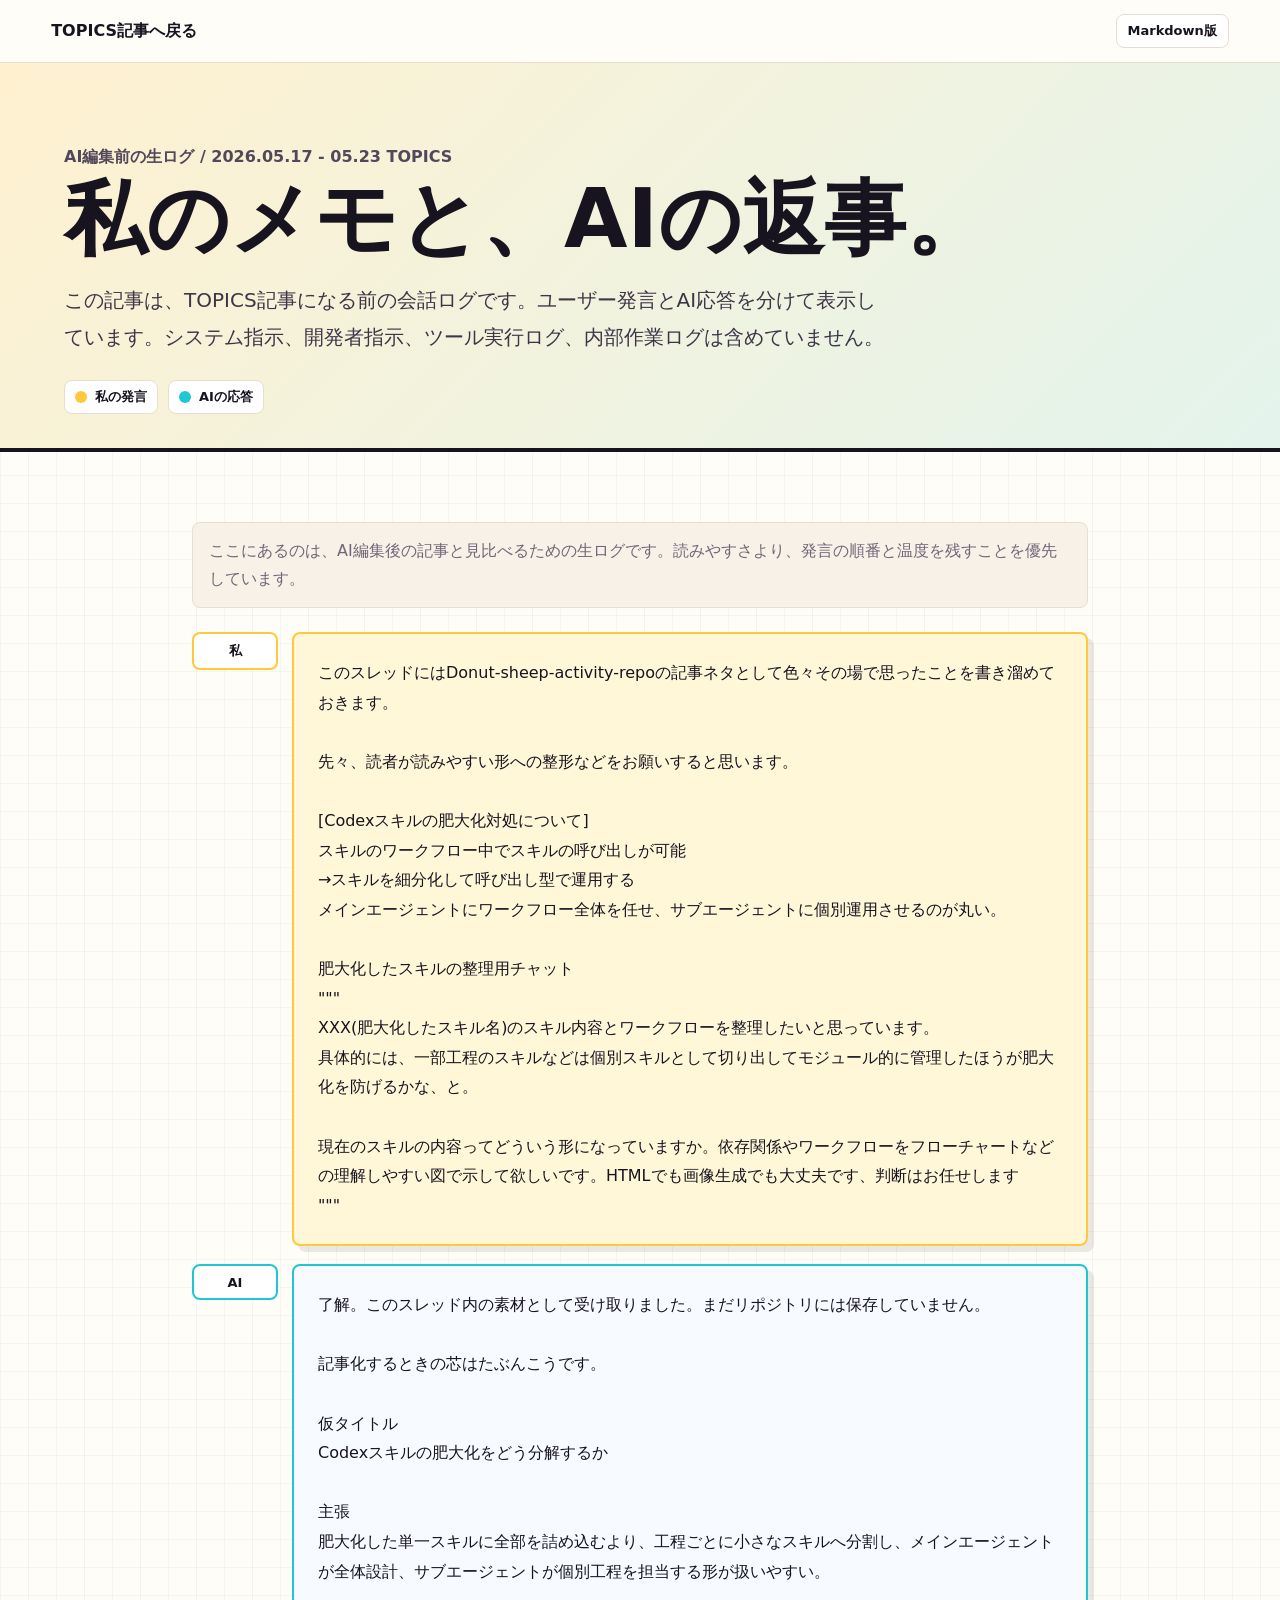
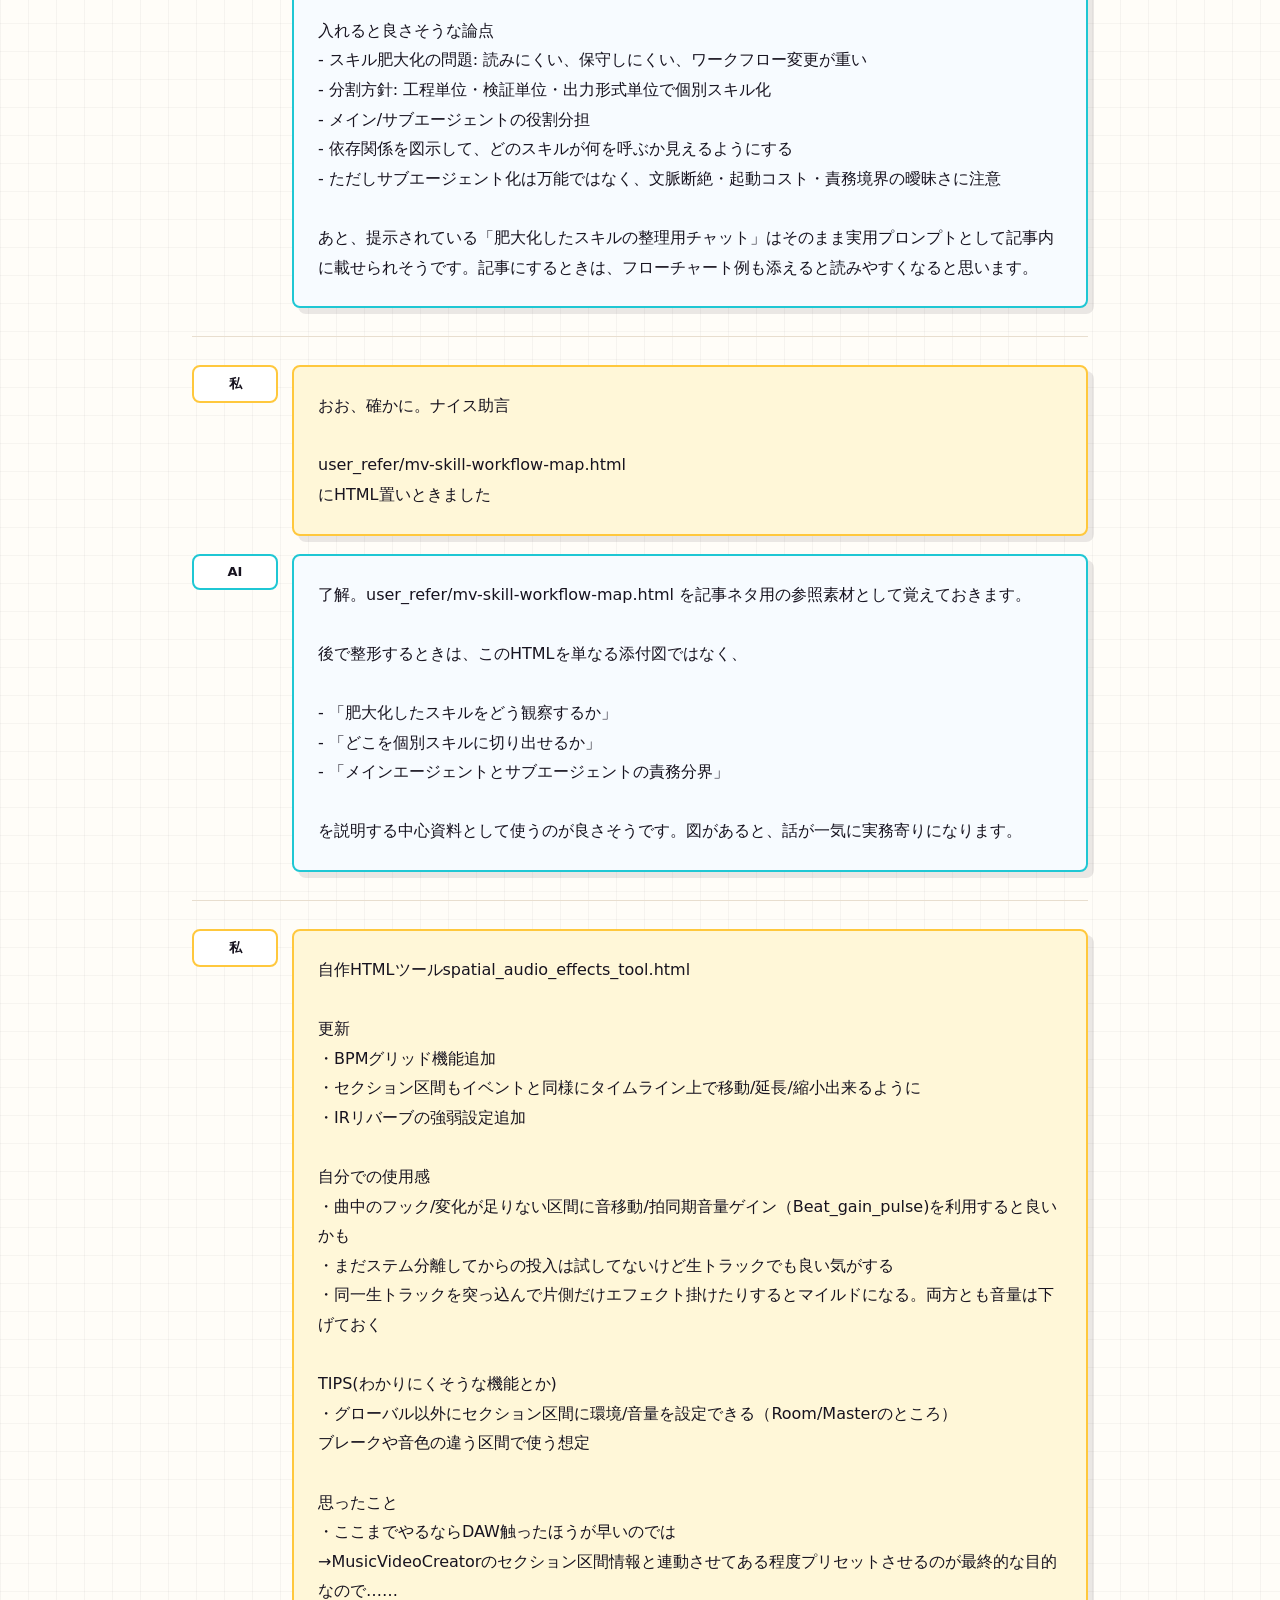
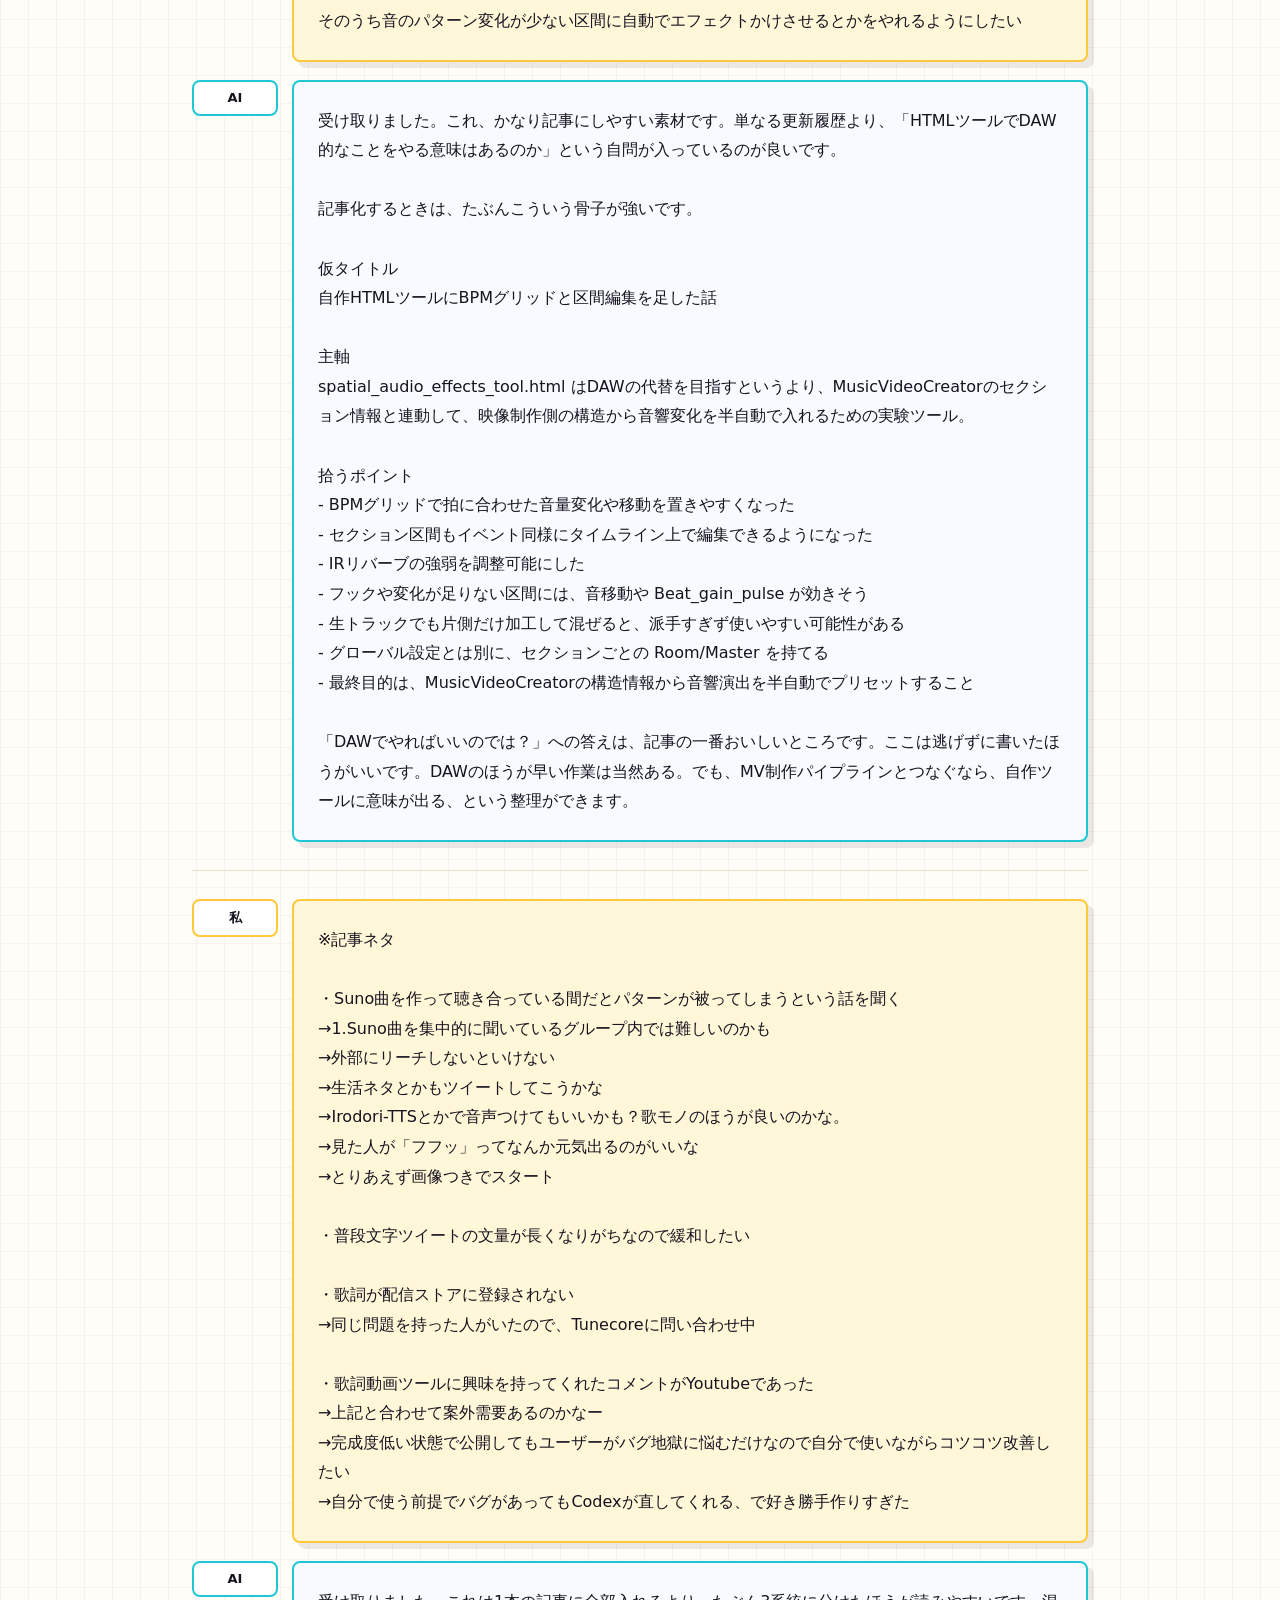
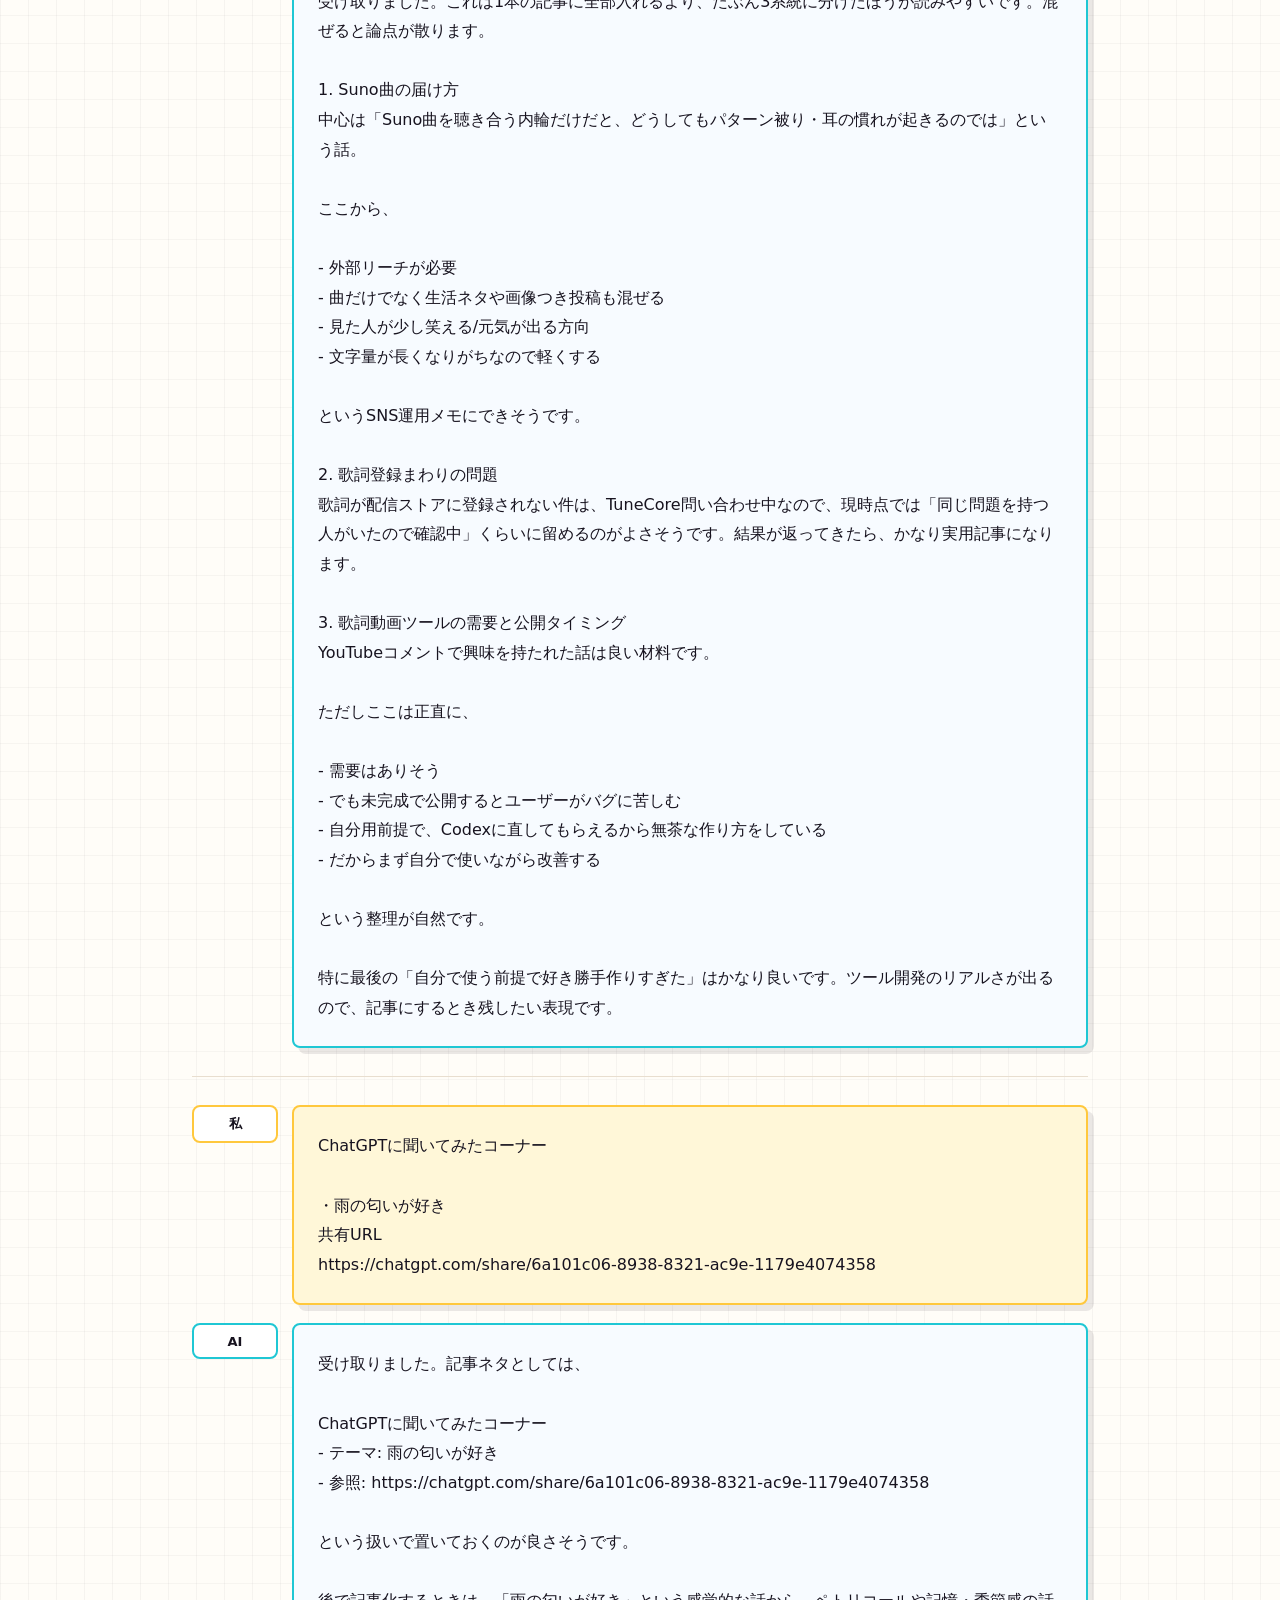
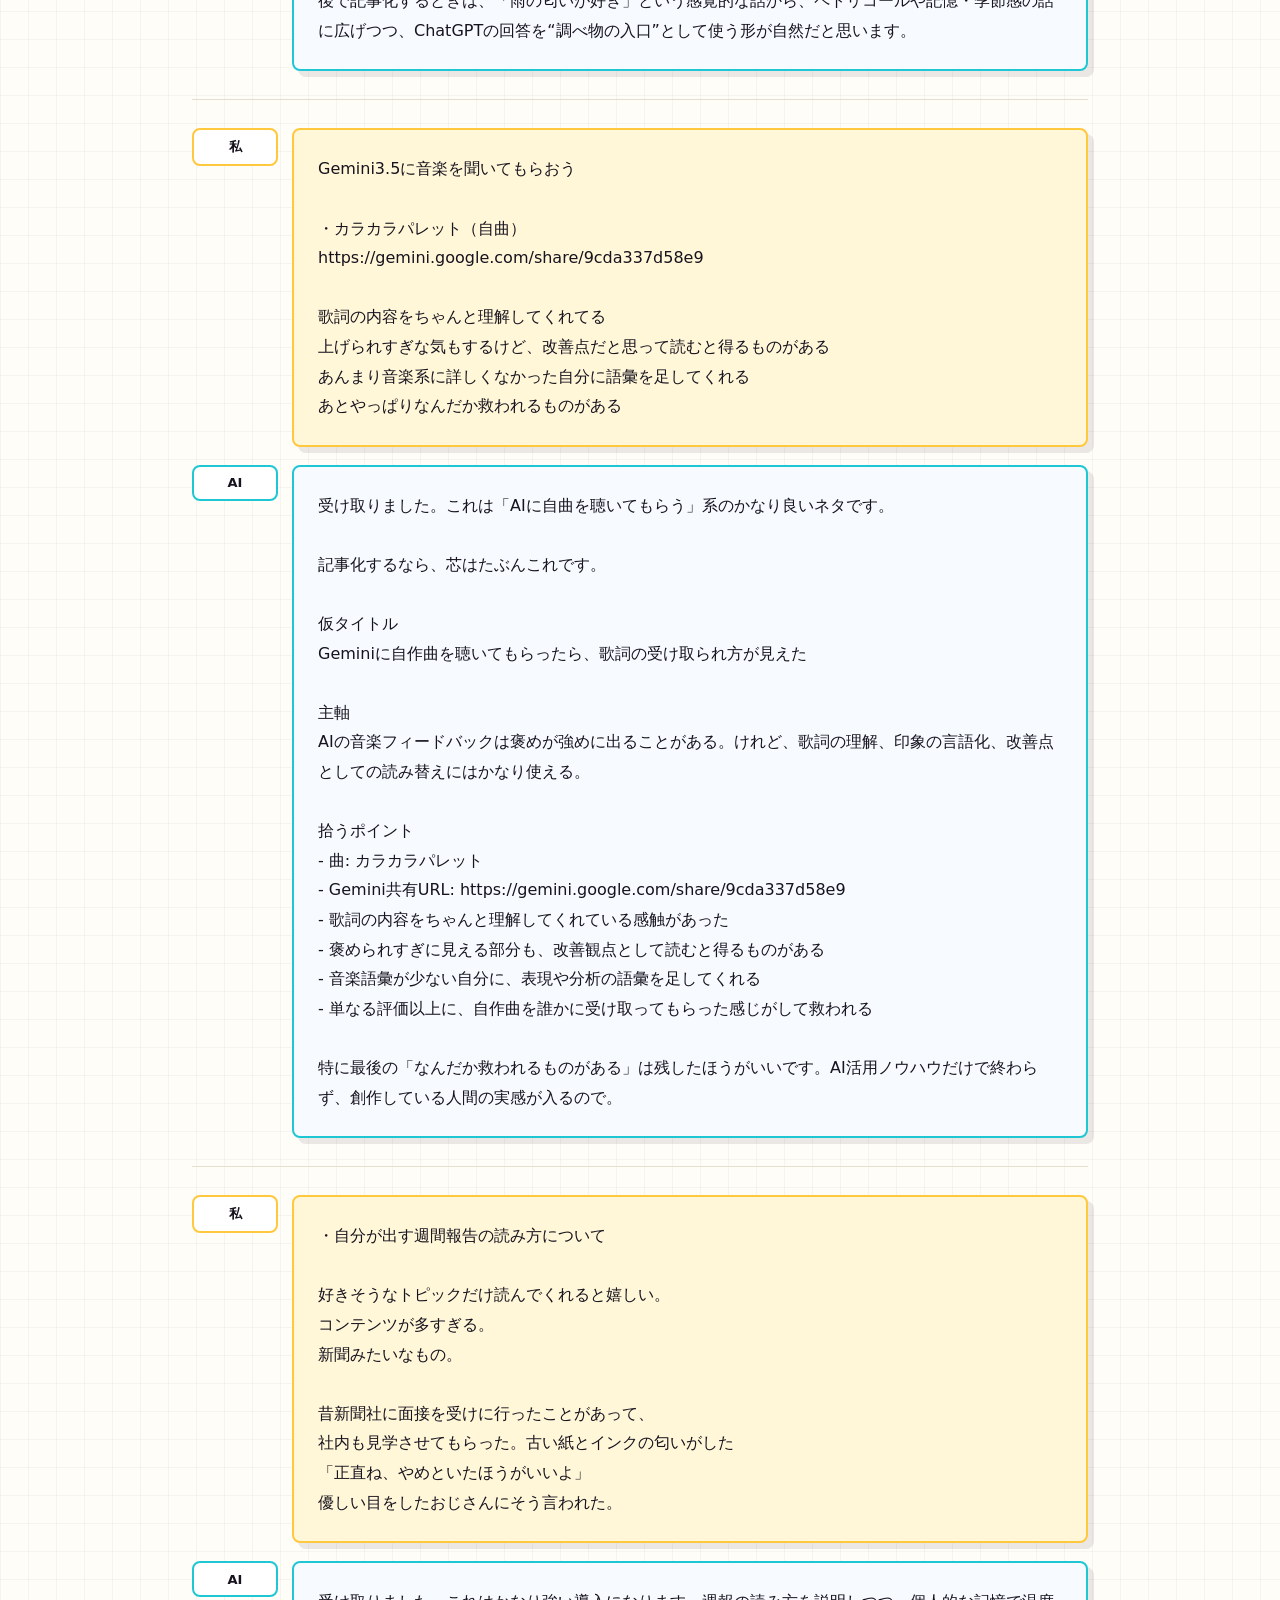
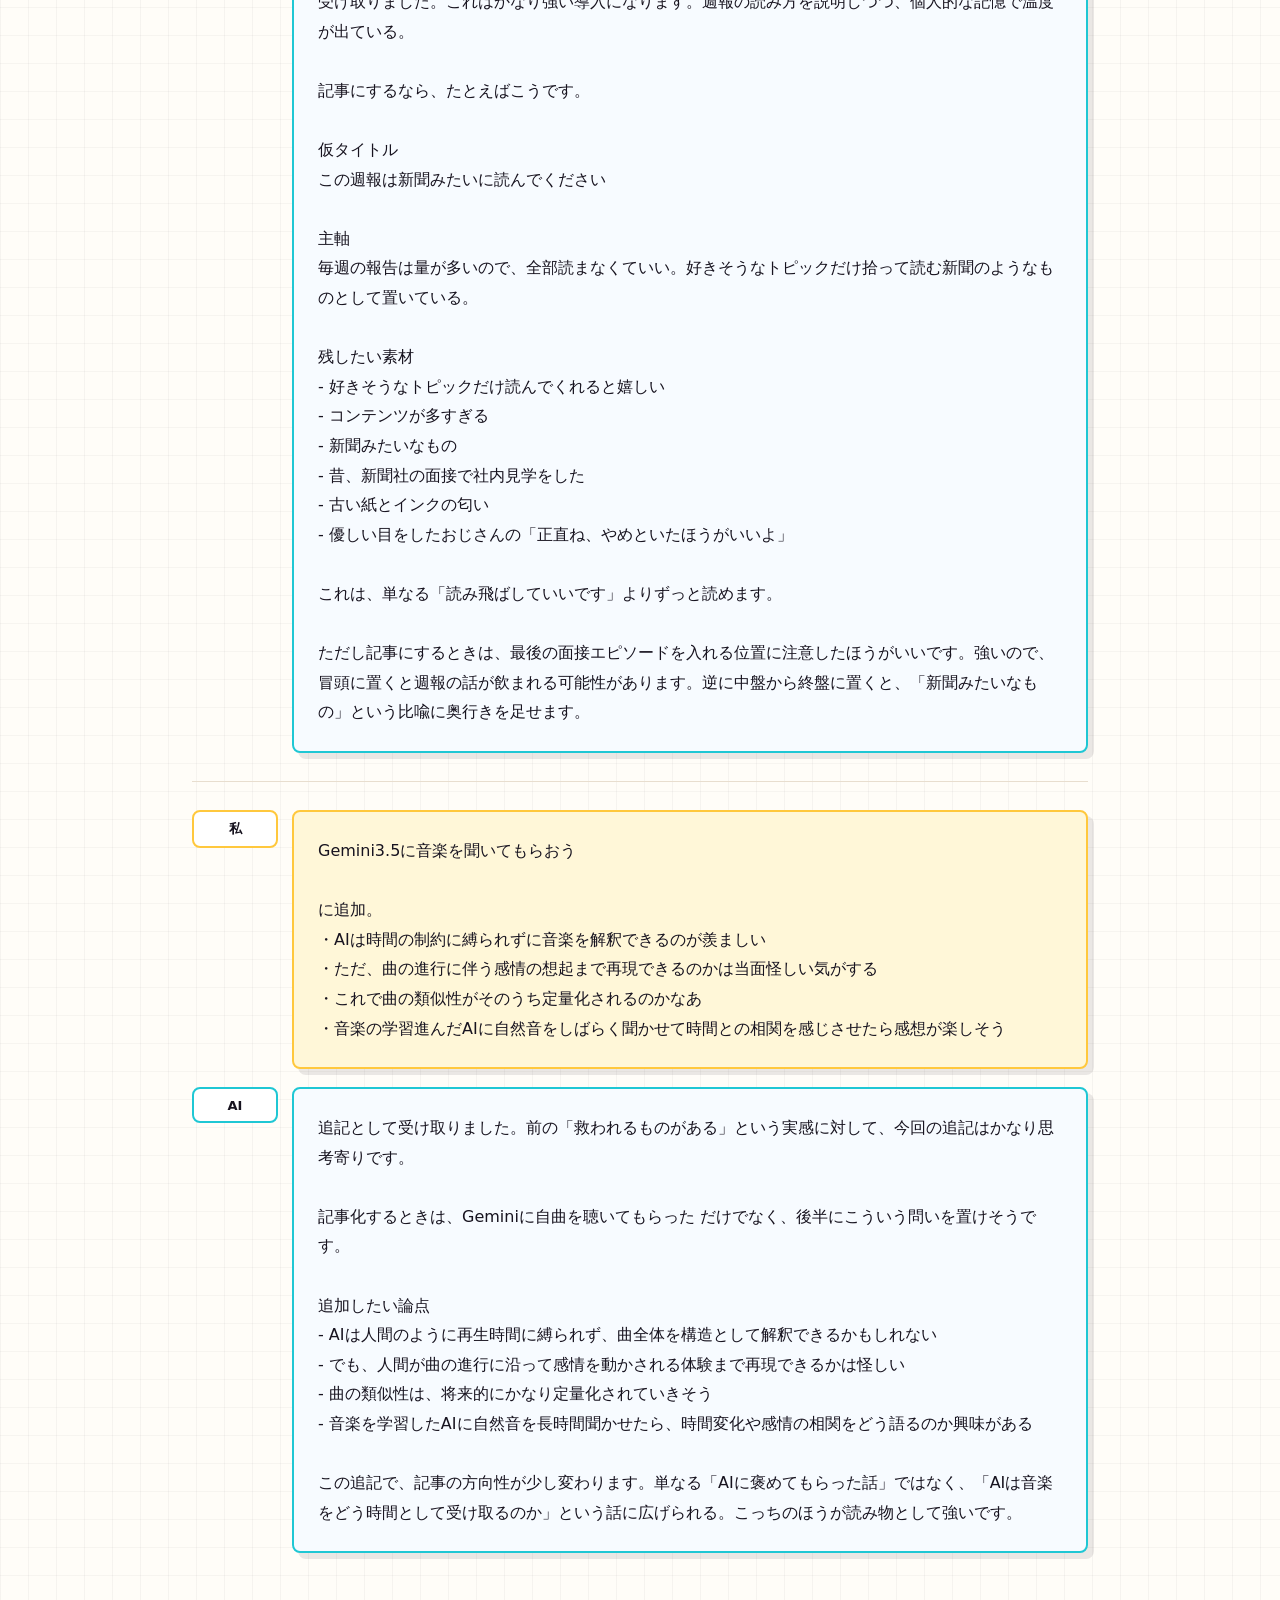
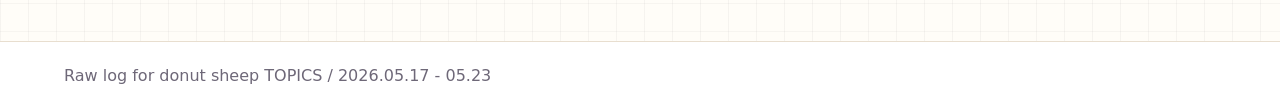
<file: raw_log/topics-source-through-gemini-addition-2026-05-23.html>
<!doctype html>
<html lang="ja">
<head>
  <meta charset="utf-8">
  <meta name="viewport" content="width=device-width, initial-scale=1">
  <title>編集前の生ログ / TOPICS 2026.05.17 - 05.23</title>
  <meta name="description" content="どーなつひつじ TOPICS のAI編集前生ログ。ユーザー発言とAI応答を区別して表示。">
  <style>
    :root {
      --ink: #17131f;
      --muted: #6e6878;
      --paper: #fffdf8;
      --line: #e8decf;
      --user: #fff7d8;
      --user-border: #ffc83d;
      --ai: #f7fbff;
      --ai-border: #1fc7d4;
      --raw: #f7f1e8;
      font-family: "Inter", "Noto Sans JP", system-ui, -apple-system, BlinkMacSystemFont, sans-serif;
    }

    * { box-sizing: border-box; }
    html { scroll-behavior: smooth; }
    body {
      margin: 0;
      color: var(--ink);
      background:
        linear-gradient(90deg, rgba(23, 19, 31, .04) 1px, transparent 1px),
        linear-gradient(0deg, rgba(23, 19, 31, .035) 1px, transparent 1px),
        var(--paper);
      background-size: 28px 28px;
    }

    a { color: inherit; }
    .site-header {
      position: sticky;
      top: 0;
      z-index: 10;
      display: flex;
      flex-wrap: wrap;
      justify-content: space-between;
      align-items: center;
      gap: 10px;
      padding: 14px clamp(18px, 4vw, 56px);
      border-bottom: 1px solid var(--line);
      background: rgba(255, 253, 248, .94);
      backdrop-filter: blur(12px);
    }

    .brand,
    .nav-link {
      min-height: 34px;
      display: inline-flex;
      align-items: center;
      border-radius: 8px;
      text-decoration: none;
      font-weight: 900;
    }

    .brand { padding: 0; }
    .nav-link {
      padding: 7px 11px;
      border: 1px solid var(--line);
      background: #fff;
      font-size: 13px;
    }

    .hero {
      padding: clamp(44px, 7vw, 84px) clamp(18px, 5vw, 72px) 34px;
      border-bottom: 4px solid var(--ink);
      background:
        linear-gradient(135deg, rgba(255, 200, 61, .18), rgba(31, 199, 212, .12)),
        #fffaf0;
    }

    .eyebrow {
      margin: 0 0 10px;
      color: #51485a;
      font-weight: 900;
    }

    h1 {
      max-width: 980px;
      margin: 0;
      font-size: clamp(38px, 7vw, 82px);
      line-height: 1;
      letter-spacing: 0;
      overflow-wrap: anywhere;
    }

    .lead {
      max-width: 820px;
      margin: 22px 0 0;
      color: #3e3547;
      font-size: clamp(16px, 2vw, 20px);
      line-height: 1.85;
    }

    .legend {
      display: flex;
      flex-wrap: wrap;
      gap: 10px;
      margin-top: 24px;
    }

    .legend span {
      display: inline-flex;
      align-items: center;
      gap: 8px;
      padding: 7px 10px;
      border: 1px solid var(--line);
      border-radius: 8px;
      background: #fff;
      font-size: 13px;
      font-weight: 900;
    }

    .dot {
      width: 12px;
      height: 12px;
      border-radius: 99px;
      display: inline-block;
    }

    .dot.user { background: var(--user-border); }
    .dot.ai { background: var(--ai-border); }

    main {
      max-width: 980px;
      margin: 0 auto;
      padding: clamp(34px, 6vw, 70px) clamp(18px, 4vw, 42px);
    }

    .turn {
      display: grid;
      grid-template-columns: 86px minmax(0, 1fr);
      gap: 14px;
      margin: 0 0 18px;
      align-items: start;
    }

    .speaker {
      position: sticky;
      top: 74px;
      min-height: 36px;
      display: grid;
      place-items: center;
      padding: 8px;
      border-radius: 8px;
      border: 2px solid var(--line);
      background: #fff;
      font-size: 13px;
      font-weight: 900;
      text-align: center;
    }

    .bubble {
      min-width: 0;
      padding: clamp(16px, 3vw, 24px);
      border: 2px solid;
      border-radius: 8px;
      box-shadow: 6px 6px 0 rgba(23, 19, 31, .09);
    }

    .turn.user .speaker,
    .turn.user .bubble {
      border-color: var(--user-border);
    }

    .turn.user .bubble {
      background: var(--user);
    }

    .turn.ai .speaker,
    .turn.ai .bubble {
      border-color: var(--ai-border);
    }

    .turn.ai .bubble {
      background: var(--ai);
    }

    .bubble pre {
      margin: 0;
      white-space: pre-wrap;
      font: inherit;
      font-size: clamp(14px, 1.45vw, 16px);
      line-height: 1.85;
      overflow-wrap: anywhere;
    }

    .divider {
      height: 1px;
      margin: 28px 0;
      background: var(--line);
    }

    .note {
      margin: 0 0 24px;
      padding: 14px 16px;
      border: 1px solid var(--line);
      border-radius: 8px;
      background: var(--raw);
      color: var(--muted);
      line-height: 1.75;
    }

    footer {
      padding: 24px clamp(18px, 5vw, 72px);
      border-top: 1px solid var(--line);
      background: #fff;
      color: var(--muted);
    }

    footer p { margin: 0; }

    @media (max-width: 680px) {
      .site-header {
        position: static;
      }

      .turn {
        grid-template-columns: 1fr;
        gap: 8px;
      }

      .speaker {
        position: static;
        justify-self: start;
        min-height: 30px;
      }
    }
  </style>
</head>
<body>
  <header class="site-header">
    <a class="brand" href="../topics-2026-05-23.html">TOPICS記事へ戻る</a>
    <a class="nav-link" href="topics-source-through-gemini-addition-2026-05-23.md">Markdown版</a>
  </header>

  <section class="hero">
    <p class="eyebrow">AI編集前の生ログ / 2026.05.17 - 05.23 TOPICS</p>
    <h1>私のメモと、AIの返事。</h1>
    <p class="lead">この記事は、TOPICS記事になる前の会話ログです。ユーザー発言とAI応答を分けて表示しています。システム指示、開発者指示、ツール実行ログ、内部作業ログは含めていません。</p>
    <div class="legend" aria-label="凡例">
      <span><i class="dot user"></i>私の発言</span>
      <span><i class="dot ai"></i>AIの応答</span>
    </div>
  </section>

  <main>
    <p class="note">ここにあるのは、AI編集後の記事と見比べるための生ログです。読みやすさより、発言の順番と温度を残すことを優先しています。</p>

    <section class="turn user">
      <div class="speaker">私</div>
      <div class="bubble"><pre>このスレッドにはDonut-sheep-activity-repoの記事ネタとして色々その場で思ったことを書き溜めておきます。

先々、読者が読みやすい形への整形などをお願いすると思います。

[Codexスキルの肥大化対処について]
スキルのワークフロー中でスキルの呼び出しが可能
→スキルを細分化して呼び出し型で運用する
メインエージェントにワークフロー全体を任せ、サブエージェントに個別運用させるのが丸い。

肥大化したスキルの整理用チャット
"""
XXX(肥大化したスキル名)のスキル内容とワークフローを整理したいと思っています。 
具体的には、一部工程のスキルなどは個別スキルとして切り出してモジュール的に管理したほうが肥大化を防げるかな、と。

現在のスキルの内容ってどういう形になっていますか。依存関係やワークフローをフローチャートなどの理解しやすい図で示して欲しいです。HTMLでも画像生成でも大丈夫です、判断はお任せします
"""</pre></div>
    </section>

    <section class="turn ai">
      <div class="speaker">AI</div>
      <div class="bubble"><pre>了解。このスレッド内の素材として受け取りました。まだリポジトリには保存していません。

記事化するときの芯はたぶんこうです。

仮タイトル
Codexスキルの肥大化をどう分解するか

主張
肥大化した単一スキルに全部を詰め込むより、工程ごとに小さなスキルへ分割し、メインエージェントが全体設計、サブエージェントが個別工程を担当する形が扱いやすい。

入れると良さそうな論点
- スキル肥大化の問題: 読みにくい、保守しにくい、ワークフロー変更が重い
- 分割方針: 工程単位・検証単位・出力形式単位で個別スキル化
- メイン/サブエージェントの役割分担
- 依存関係を図示して、どのスキルが何を呼ぶか見えるようにする
- ただしサブエージェント化は万能ではなく、文脈断絶・起動コスト・責務境界の曖昧さに注意

あと、提示されている「肥大化したスキルの整理用チャット」はそのまま実用プロンプトとして記事内に載せられそうです。記事にするときは、フローチャート例も添えると読みやすくなると思います。</pre></div>
    </section>

    <div class="divider"></div>

    <section class="turn user">
      <div class="speaker">私</div>
      <div class="bubble"><pre>おお、確かに。ナイス助言

user_refer/mv-skill-workflow-map.html
にHTML置いときました</pre></div>
    </section>

    <section class="turn ai">
      <div class="speaker">AI</div>
      <div class="bubble"><pre>了解。user_refer/mv-skill-workflow-map.html を記事ネタ用の参照素材として覚えておきます。

後で整形するときは、このHTMLを単なる添付図ではなく、

- 「肥大化したスキルをどう観察するか」
- 「どこを個別スキルに切り出せるか」
- 「メインエージェントとサブエージェントの責務分界」

を説明する中心資料として使うのが良さそうです。図があると、話が一気に実務寄りになります。</pre></div>
    </section>

    <div class="divider"></div>

    <section class="turn user">
      <div class="speaker">私</div>
      <div class="bubble"><pre>自作HTMLツールspatial_audio_effects_tool.html

更新
・BPMグリッド機能追加
・セクション区間もイベントと同様にタイムライン上で移動/延長/縮小出来るように
・IRリバーブの強弱設定追加

自分での使用感
・曲中のフック/変化が足りない区間に音移動/拍同期音量ゲイン（Beat_gain_pulse)を利用すると良いかも
・まだステム分離してからの投入は試してないけど生トラックでも良い気がする
・同一生トラックを突っ込んで片側だけエフェクト掛けたりするとマイルドになる。両方とも音量は下げておく

TIPS(わかりにくそうな機能とか)
・グローバル以外にセクション区間に環境/音量を設定できる（Room/Masterのところ）
ブレークや音色の違う区間で使う想定

思ったこと
・ここまでやるならDAW触ったほうが早いのでは
→MusicVideoCreatorのセクション区間情報と連動させてある程度プリセットさせるのが最終的な目的なので……
そのうち音のパターン変化が少ない区間に自動でエフェクトかけさせるとかをやれるようにしたい</pre></div>
    </section>

    <section class="turn ai">
      <div class="speaker">AI</div>
      <div class="bubble"><pre>受け取りました。これ、かなり記事にしやすい素材です。単なる更新履歴より、「HTMLツールでDAW的なことをやる意味はあるのか」という自問が入っているのが良いです。

記事化するときは、たぶんこういう骨子が強いです。

仮タイトル
自作HTMLツールにBPMグリッドと区間編集を足した話

主軸
spatial_audio_effects_tool.html はDAWの代替を目指すというより、MusicVideoCreatorのセクション情報と連動して、映像制作側の構造から音響変化を半自動で入れるための実験ツール。

拾うポイント
- BPMグリッドで拍に合わせた音量変化や移動を置きやすくなった
- セクション区間もイベント同様にタイムライン上で編集できるようになった
- IRリバーブの強弱を調整可能にした
- フックや変化が足りない区間には、音移動や Beat_gain_pulse が効きそう
- 生トラックでも片側だけ加工して混ぜると、派手すぎず使いやすい可能性がある
- グローバル設定とは別に、セクションごとの Room/Master を持てる
- 最終目的は、MusicVideoCreatorの構造情報から音響演出を半自動でプリセットすること

「DAWでやればいいのでは？」への答えは、記事の一番おいしいところです。ここは逃げずに書いたほうがいいです。DAWのほうが早い作業は当然ある。でも、MV制作パイプラインとつなぐなら、自作ツールに意味が出る、という整理ができます。</pre></div>
    </section>

    <div class="divider"></div>

    <section class="turn user">
      <div class="speaker">私</div>
      <div class="bubble"><pre>※記事ネタ

・Suno曲を作って聴き合っている間だとパターンが被ってしまうという話を聞く
→1.Suno曲を集中的に聞いているグループ内では難しいのかも
→外部にリーチしないといけない
→生活ネタとかもツイートしてこうかな
→Irodori-TTSとかで音声つけてもいいかも？歌モノのほうが良いのかな。
→見た人が「フフッ」ってなんか元気出るのがいいな
→とりあえず画像つきでスタート

・普段文字ツイートの文量が長くなりがちなので緩和したい

・歌詞が配信ストアに登録されない
→同じ問題を持った人がいたので、Tunecoreに問い合わせ中

・歌詞動画ツールに興味を持ってくれたコメントがYoutubeであった
→上記と合わせて案外需要あるのかなー
→完成度低い状態で公開してもユーザーがバグ地獄に悩むだけなので自分で使いながらコツコツ改善したい
→自分で使う前提でバグがあってもCodexが直してくれる、で好き勝手作りすぎた</pre></div>
    </section>

    <section class="turn ai">
      <div class="speaker">AI</div>
      <div class="bubble"><pre>受け取りました。これは1本の記事に全部入れるより、たぶん3系統に分けたほうが読みやすいです。混ぜると論点が散ります。

1. Suno曲の届け方
中心は「Suno曲を聴き合う内輪だけだと、どうしてもパターン被り・耳の慣れが起きるのでは」という話。

ここから、

- 外部リーチが必要
- 曲だけでなく生活ネタや画像つき投稿も混ぜる
- 見た人が少し笑える/元気が出る方向
- 文字量が長くなりがちなので軽くする

というSNS運用メモにできそうです。

2. 歌詞登録まわりの問題
歌詞が配信ストアに登録されない件は、TuneCore問い合わせ中なので、現時点では「同じ問題を持つ人がいたので確認中」くらいに留めるのがよさそうです。結果が返ってきたら、かなり実用記事になります。

3. 歌詞動画ツールの需要と公開タイミング
YouTubeコメントで興味を持たれた話は良い材料です。

ただしここは正直に、

- 需要はありそう
- でも未完成で公開するとユーザーがバグに苦しむ
- 自分用前提で、Codexに直してもらえるから無茶な作り方をしている
- だからまず自分で使いながら改善する

という整理が自然です。

特に最後の「自分で使う前提で好き勝手作りすぎた」はかなり良いです。ツール開発のリアルさが出るので、記事にするとき残したい表現です。</pre></div>
    </section>

    <div class="divider"></div>

    <section class="turn user">
      <div class="speaker">私</div>
      <div class="bubble"><pre>ChatGPTに聞いてみたコーナー

・雨の匂いが好き
共有URL
https://chatgpt.com/share/6a101c06-8938-8321-ac9e-1179e4074358</pre></div>
    </section>

    <section class="turn ai">
      <div class="speaker">AI</div>
      <div class="bubble"><pre>受け取りました。記事ネタとしては、

ChatGPTに聞いてみたコーナー
- テーマ: 雨の匂いが好き
- 参照: https://chatgpt.com/share/6a101c06-8938-8321-ac9e-1179e4074358

という扱いで置いておくのが良さそうです。

後で記事化するときは、「雨の匂いが好き」という感覚的な話から、ペトリコールや記憶・季節感の話に広げつつ、ChatGPTの回答を“調べ物の入口”として使う形が自然だと思います。</pre></div>
    </section>

    <div class="divider"></div>

    <section class="turn user">
      <div class="speaker">私</div>
      <div class="bubble"><pre>Gemini3.5に音楽を聞いてもらおう

・カラカラパレット（自曲）
https://gemini.google.com/share/9cda337d58e9

歌詞の内容をちゃんと理解してくれてる
上げられすぎな気もするけど、改善点だと思って読むと得るものがある
あんまり音楽系に詳しくなかった自分に語彙を足してくれる
あとやっぱりなんだか救われるものがある</pre></div>
    </section>

    <section class="turn ai">
      <div class="speaker">AI</div>
      <div class="bubble"><pre>受け取りました。これは「AIに自曲を聴いてもらう」系のかなり良いネタです。

記事化するなら、芯はたぶんこれです。

仮タイトル
Geminiに自作曲を聴いてもらったら、歌詞の受け取られ方が見えた

主軸
AIの音楽フィードバックは褒めが強めに出ることがある。けれど、歌詞の理解、印象の言語化、改善点としての読み替えにはかなり使える。

拾うポイント
- 曲: カラカラパレット
- Gemini共有URL: https://gemini.google.com/share/9cda337d58e9
- 歌詞の内容をちゃんと理解してくれている感触があった
- 褒められすぎに見える部分も、改善観点として読むと得るものがある
- 音楽語彙が少ない自分に、表現や分析の語彙を足してくれる
- 単なる評価以上に、自作曲を誰かに受け取ってもらった感じがして救われる

特に最後の「なんだか救われるものがある」は残したほうがいいです。AI活用ノウハウだけで終わらず、創作している人間の実感が入るので。</pre></div>
    </section>

    <div class="divider"></div>

    <section class="turn user">
      <div class="speaker">私</div>
      <div class="bubble"><pre>・自分が出す週間報告の読み方について

好きそうなトピックだけ読んでくれると嬉しい。
コンテンツが多すぎる。
新聞みたいなもの。

昔新聞社に面接を受けに行ったことがあって、
社内も見学させてもらった。古い紙とインクの匂いがした
「正直ね、やめといたほうがいいよ」
優しい目をしたおじさんにそう言われた。</pre></div>
    </section>

    <section class="turn ai">
      <div class="speaker">AI</div>
      <div class="bubble"><pre>受け取りました。これはかなり強い導入になります。週報の読み方を説明しつつ、個人的な記憶で温度が出ている。

記事にするなら、たとえばこうです。

仮タイトル
この週報は新聞みたいに読んでください

主軸
毎週の報告は量が多いので、全部読まなくていい。好きそうなトピックだけ拾って読む新聞のようなものとして置いている。

残したい素材
- 好きそうなトピックだけ読んでくれると嬉しい
- コンテンツが多すぎる
- 新聞みたいなもの
- 昔、新聞社の面接で社内見学をした
- 古い紙とインクの匂い
- 優しい目をしたおじさんの「正直ね、やめといたほうがいいよ」

これは、単なる「読み飛ばしていいです」よりずっと読めます。

ただし記事にするときは、最後の面接エピソードを入れる位置に注意したほうがいいです。強いので、冒頭に置くと週報の話が飲まれる可能性があります。逆に中盤から終盤に置くと、「新聞みたいなもの」という比喩に奥行きを足せます。</pre></div>
    </section>

    <div class="divider"></div>

    <section class="turn user">
      <div class="speaker">私</div>
      <div class="bubble"><pre>Gemini3.5に音楽を聞いてもらおう

に追加。
・AIは時間の制約に縛られずに音楽を解釈できるのが羨ましい
・ただ、曲の進行に伴う感情の想起まで再現できるのかは当面怪しい気がする
・これで曲の類似性がそのうち定量化されるのかなあ
・音楽の学習進んだAIに自然音をしばらく聞かせて時間との相関を感じさせたら感想が楽しそう</pre></div>
    </section>

    <section class="turn ai">
      <div class="speaker">AI</div>
      <div class="bubble"><pre>追記として受け取りました。前の「救われるものがある」という実感に対して、今回の追記はかなり思考寄りです。

記事化するときは、Geminiに自曲を聴いてもらった だけでなく、後半にこういう問いを置けそうです。

追加したい論点
- AIは人間のように再生時間に縛られず、曲全体を構造として解釈できるかもしれない
- でも、人間が曲の進行に沿って感情を動かされる体験まで再現できるかは怪しい
- 曲の類似性は、将来的にかなり定量化されていきそう
- 音楽を学習したAIに自然音を長時間聞かせたら、時間変化や感情の相関をどう語るのか興味がある

この追記で、記事の方向性が少し変わります。単なる「AIに褒めてもらった話」ではなく、「AIは音楽をどう時間として受け取るのか」という話に広げられる。こっちのほうが読み物として強いです。</pre></div>
    </section>
  </main>

  <footer>
    <p>Raw log for donut sheep TOPICS / 2026.05.17 - 05.23</p>
  </footer>
</body>
</html>
</file>
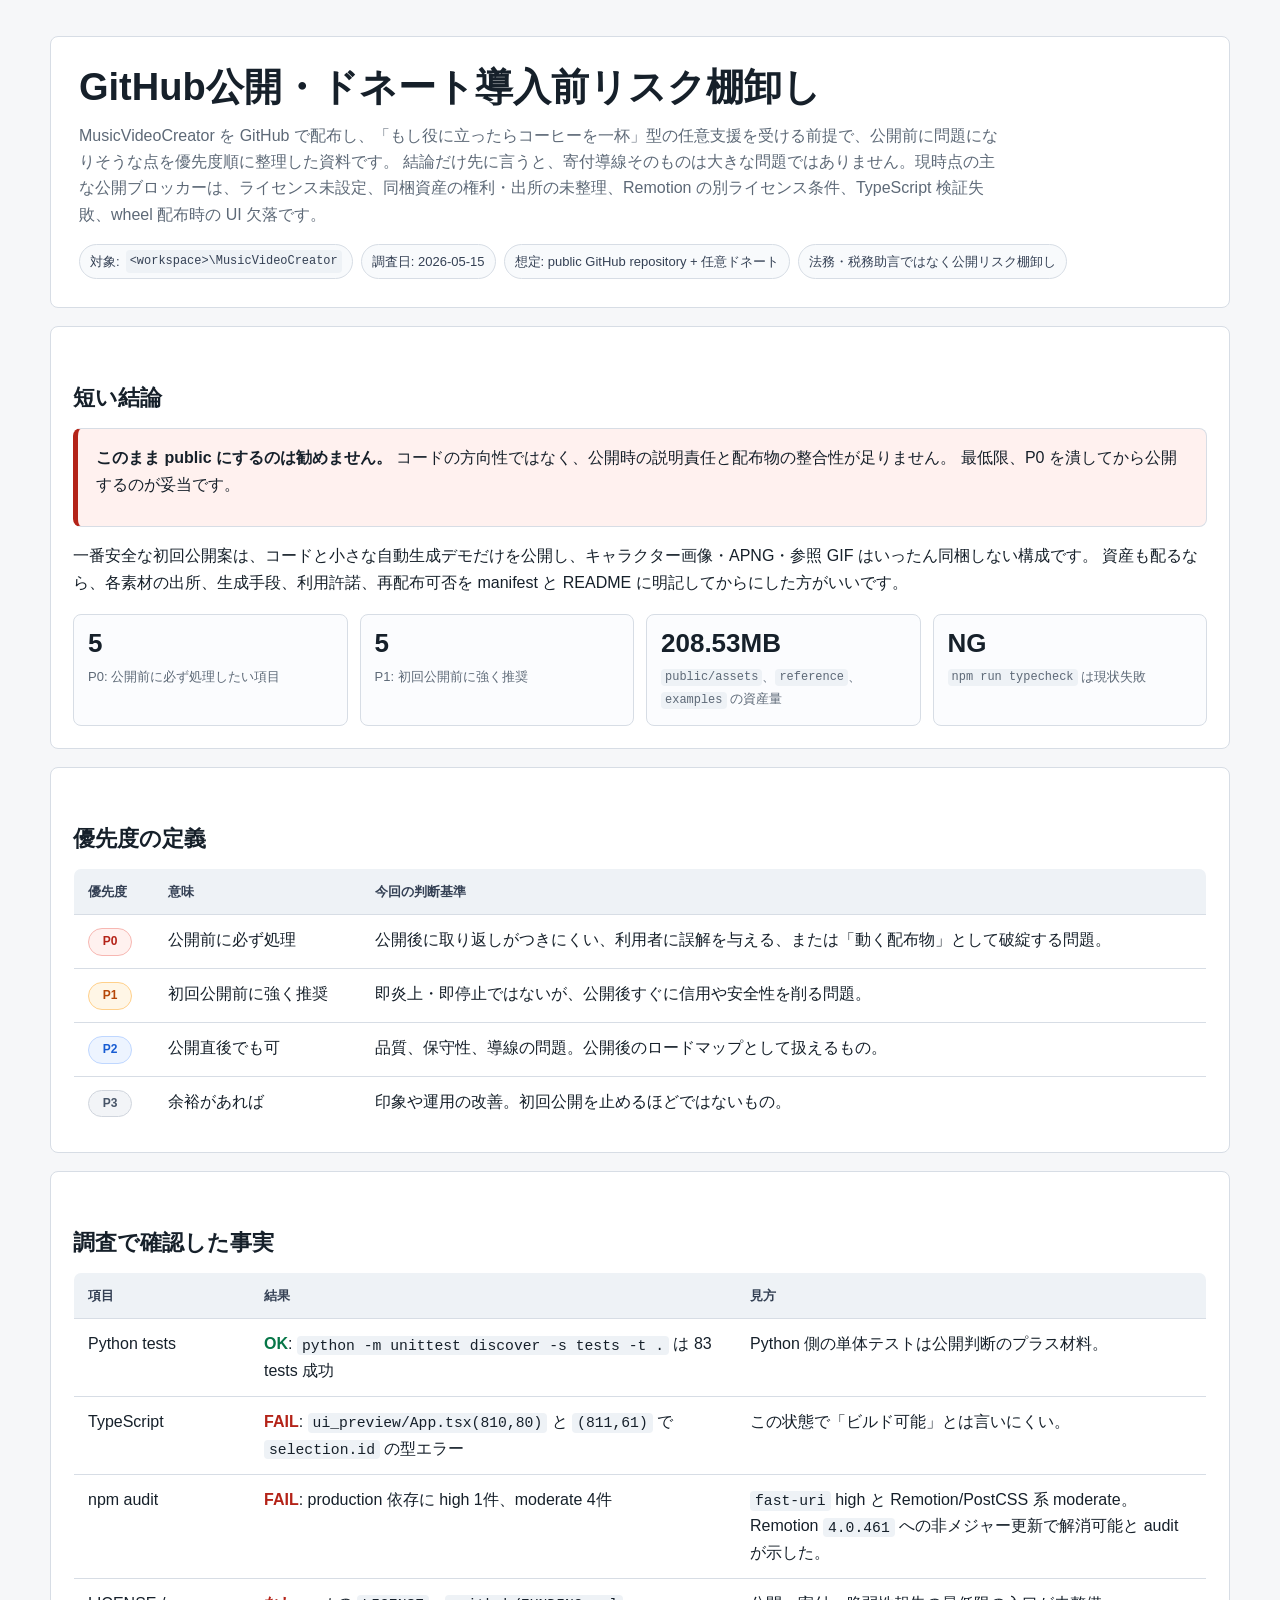
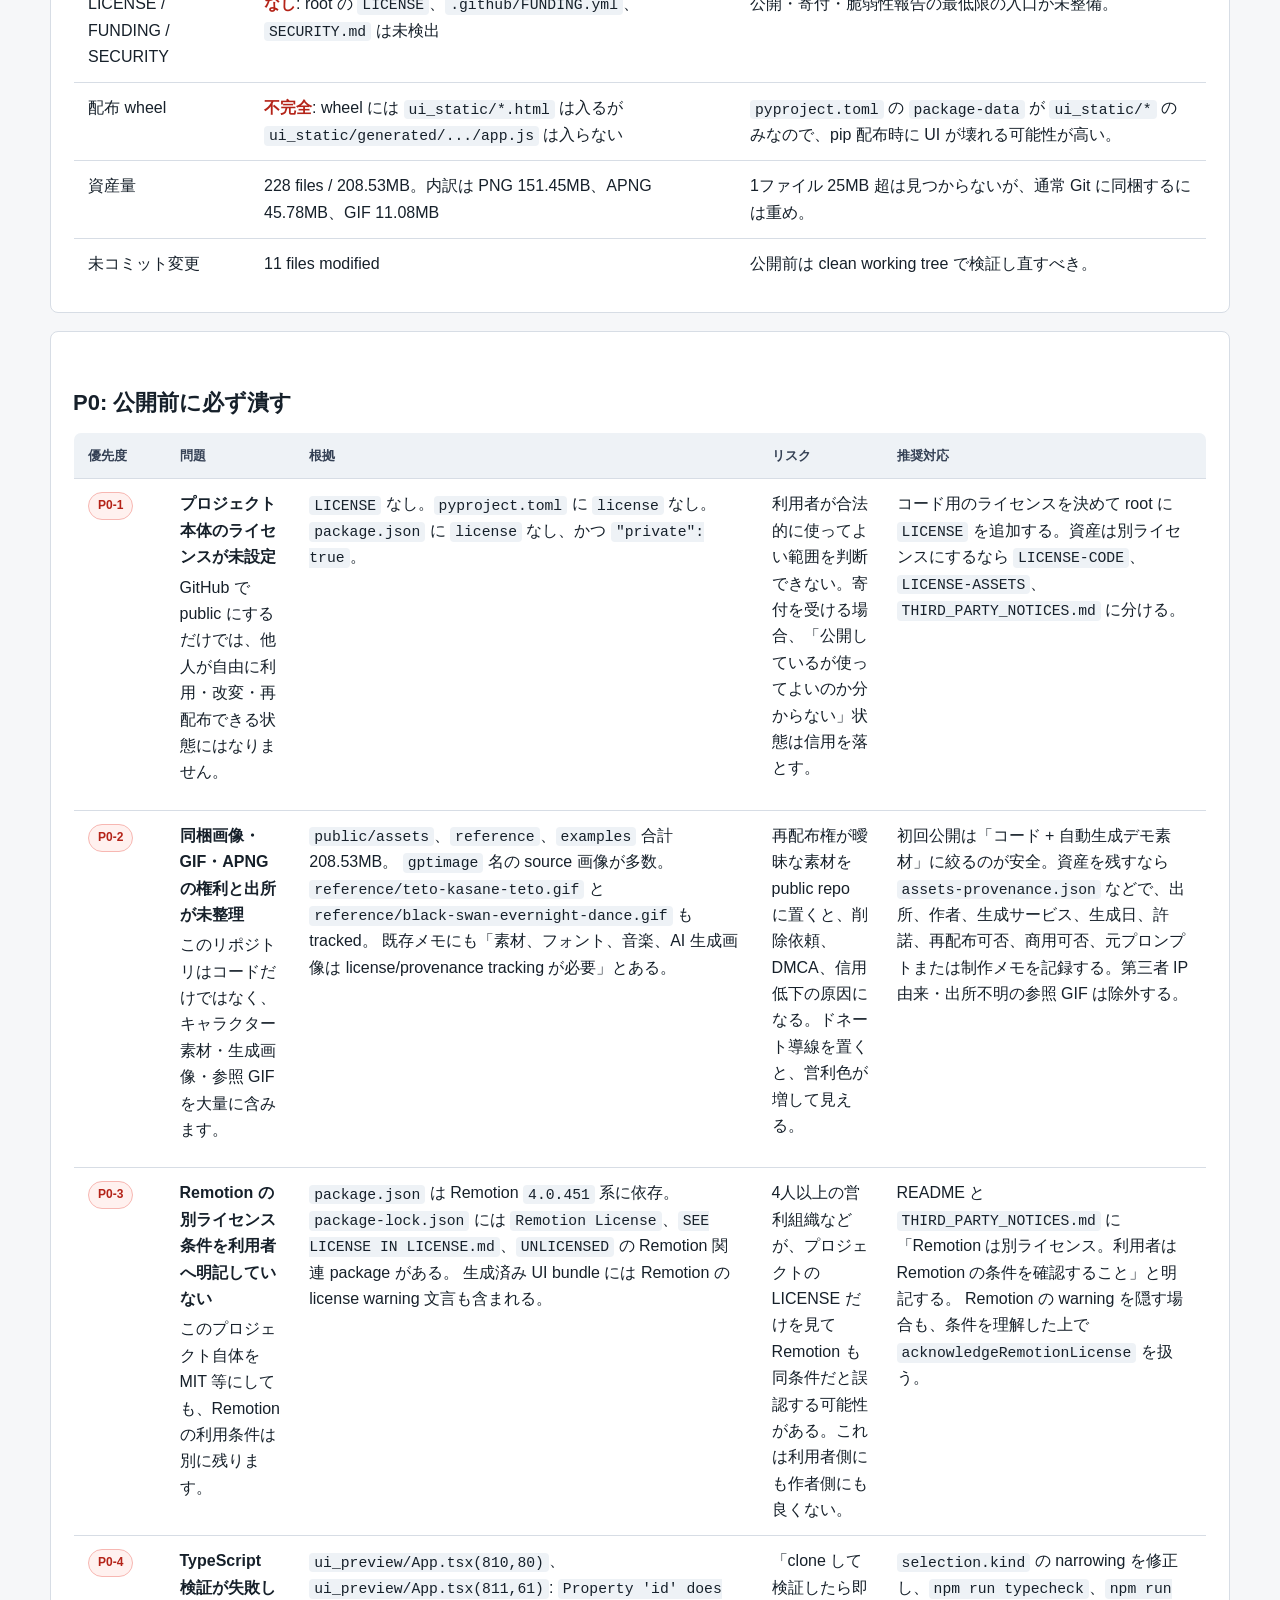
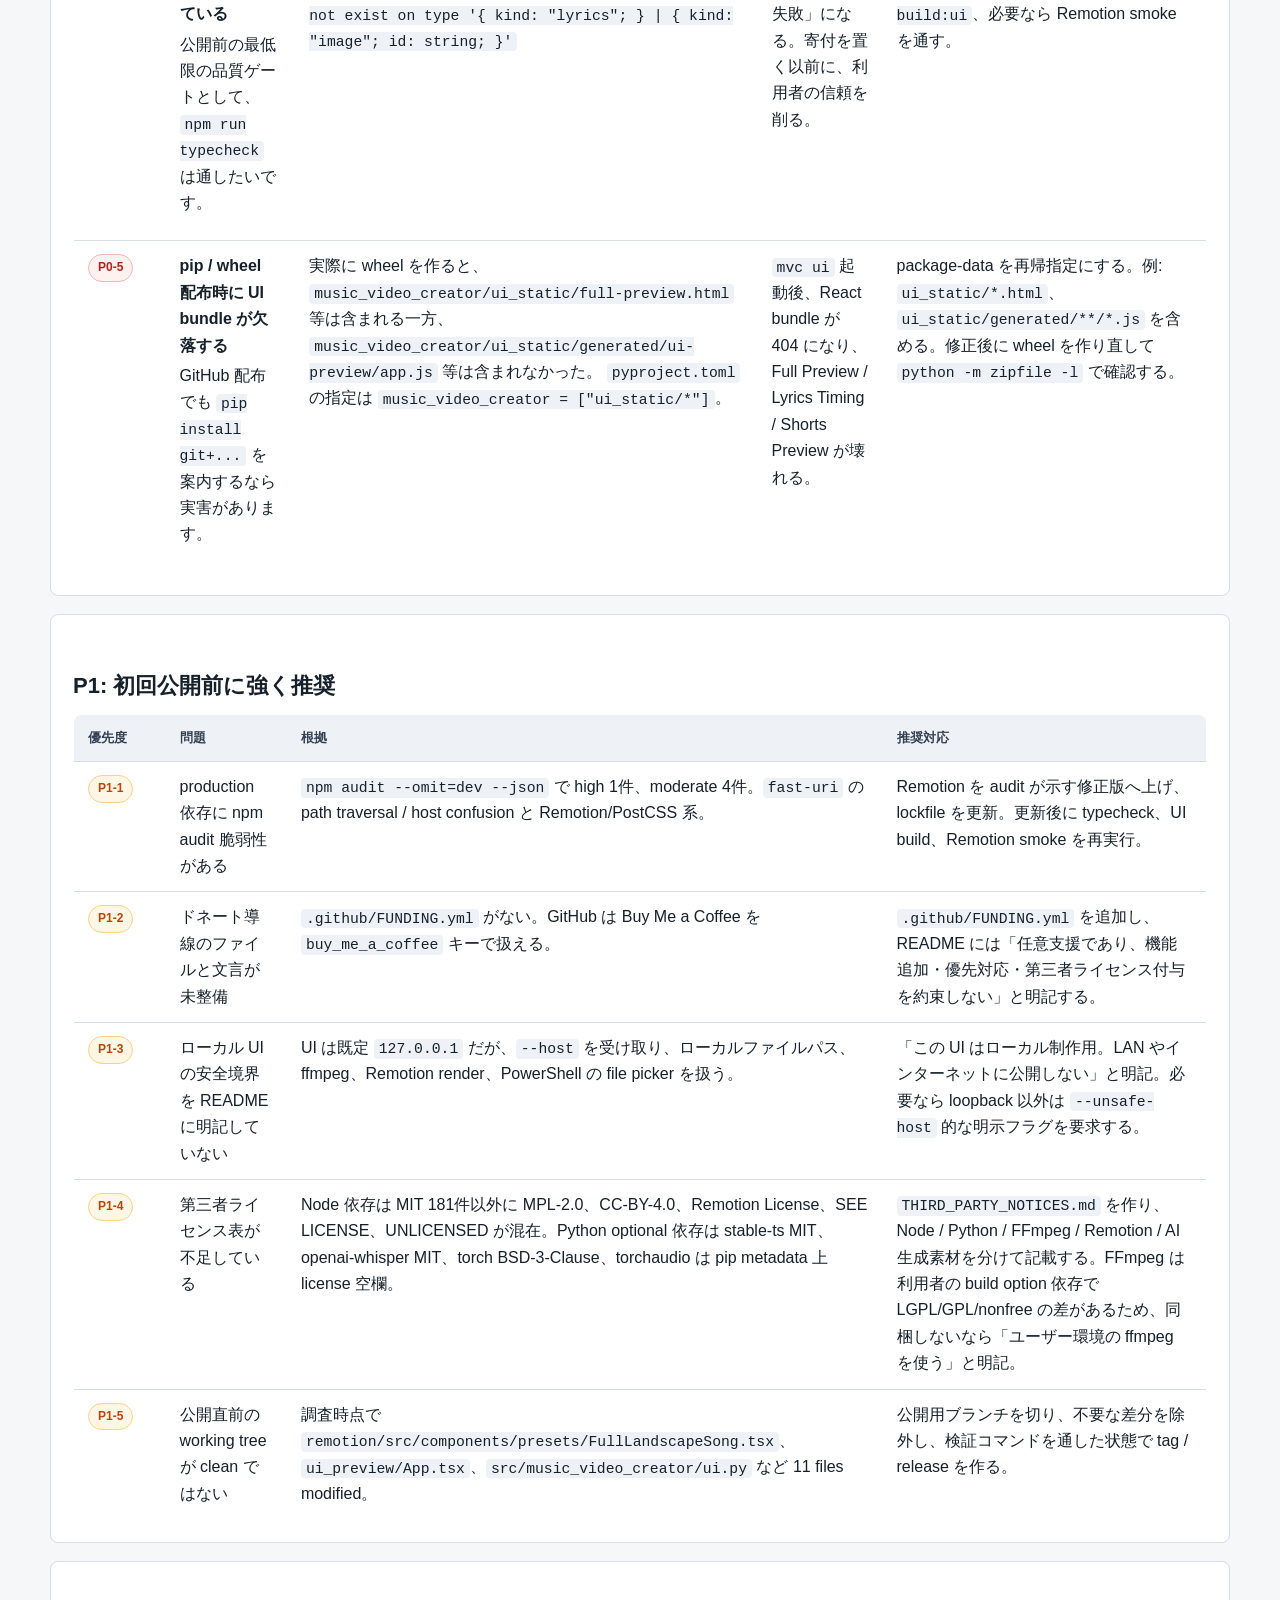
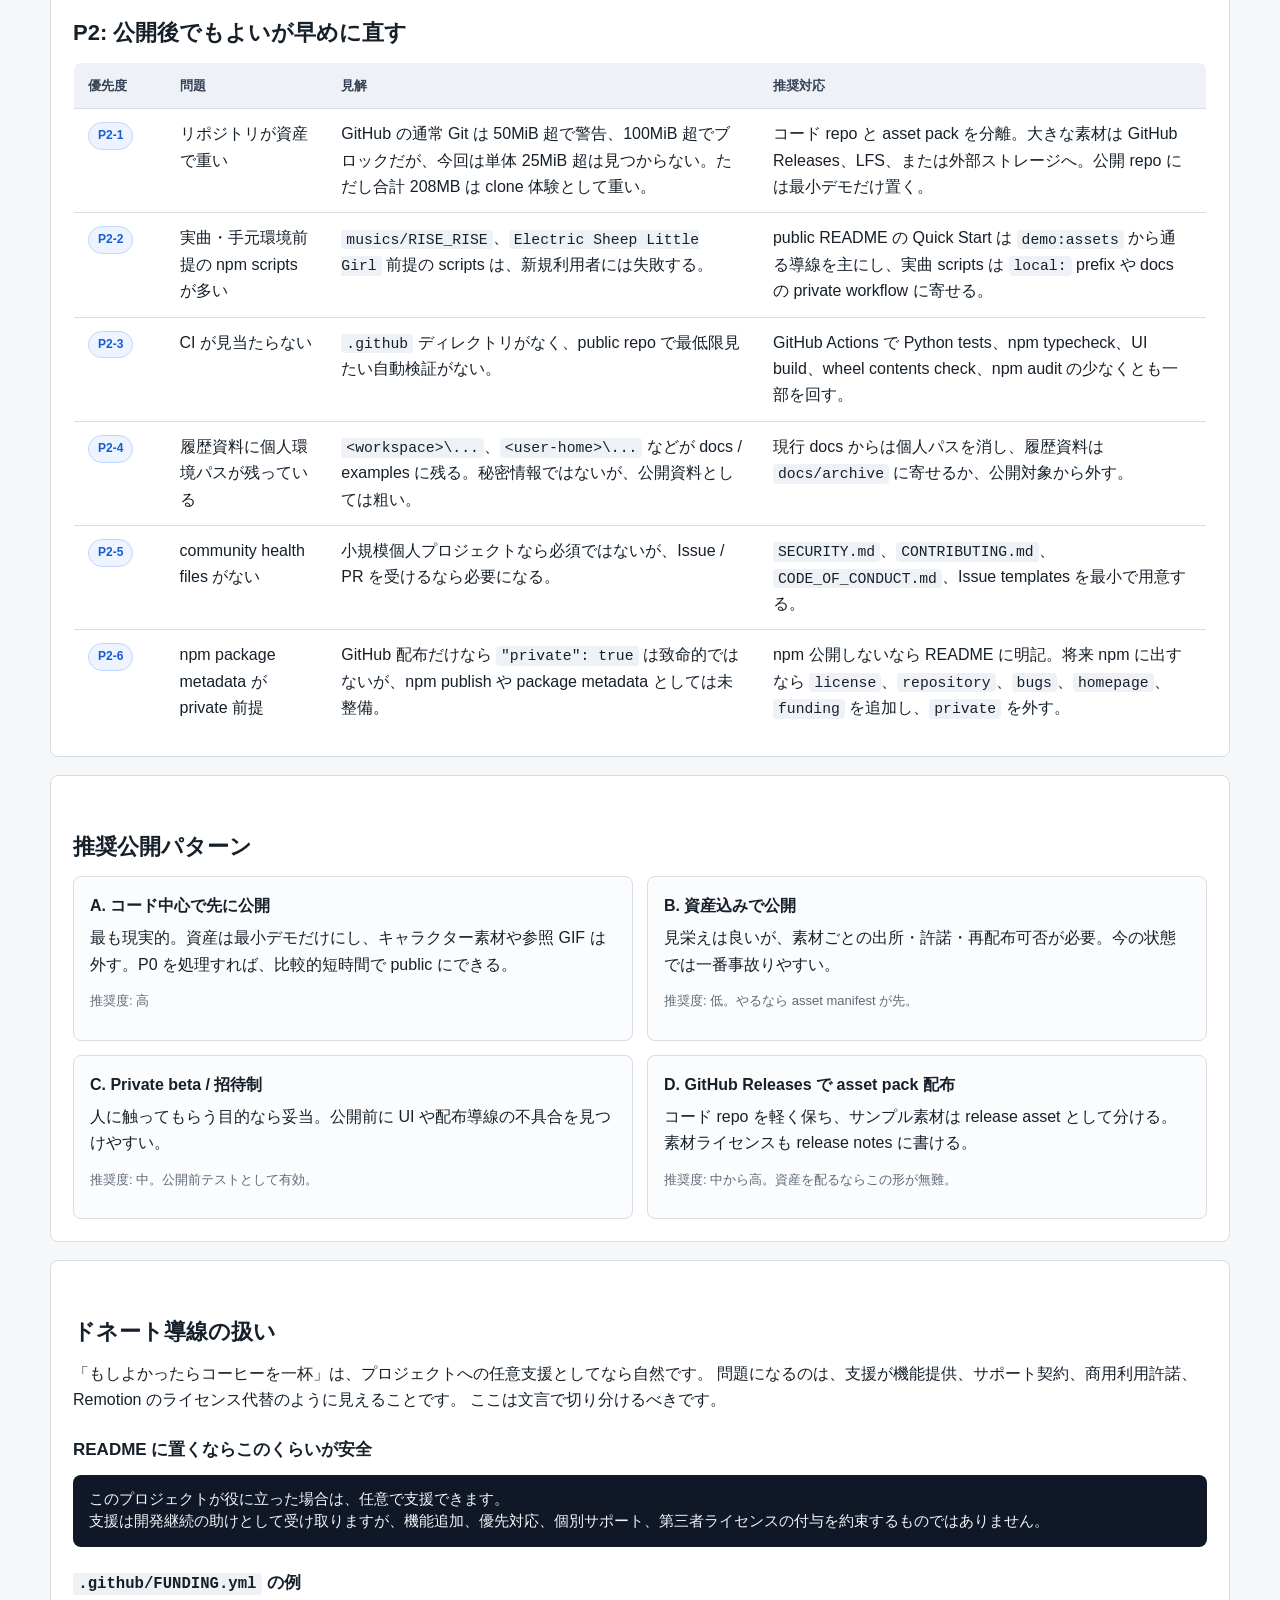
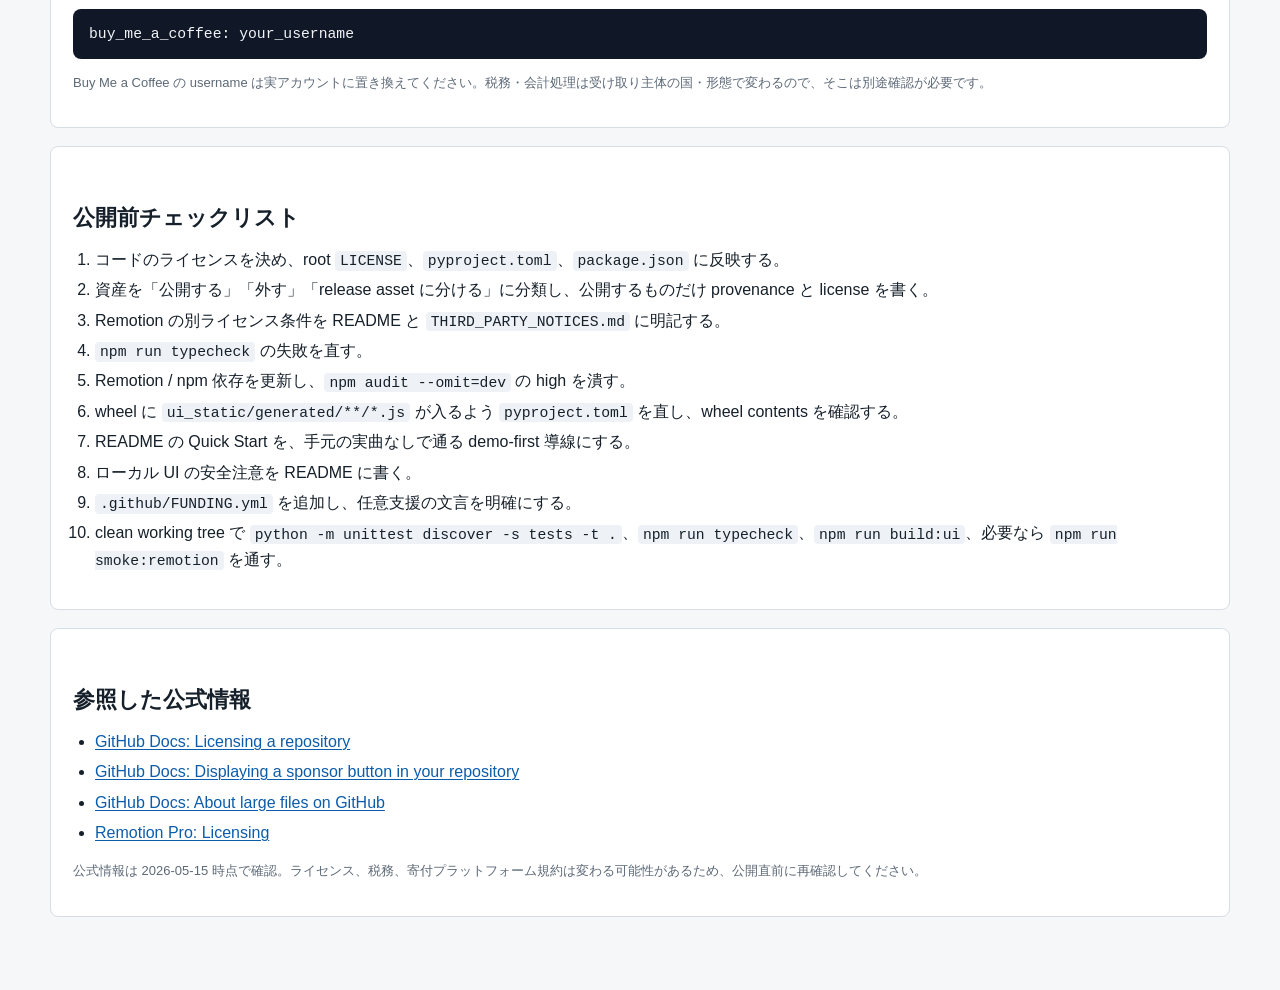
<file: assets/PromoMaterials/MusicVideoCreator/github-release-audit-2026-05-15.html>
<!doctype html>
<html lang="ja">
<head>
  <meta charset="utf-8">
  <meta name="viewport" content="width=device-width, initial-scale=1">
  <title>GitHub公開・ドネート導入前リスク棚卸し - MusicVideoCreator</title>
  <style>
    :root {
      color-scheme: light;
      --bg: #f6f7f9;
      --panel: #ffffff;
      --ink: #16202a;
      --muted: #5d6977;
      --line: #d7dde5;
      --soft: #edf1f5;
      --p0: #b42318;
      --p0-bg: #fff1ef;
      --p1: #b54708;
      --p1-bg: #fff6e6;
      --p2: #175cd3;
      --p2-bg: #edf4ff;
      --p3: #475467;
      --p3-bg: #f2f4f7;
      --ok: #067647;
      --ok-bg: #ecfdf3;
      --warn: #b54708;
      font-family: "Yu Gothic", "Meiryo", "Segoe UI", sans-serif;
      line-height: 1.65;
    }

    * {
      box-sizing: border-box;
    }

    body {
      margin: 0;
      background: var(--bg);
      color: var(--ink);
    }

    main {
      width: min(1180px, calc(100% - 40px));
      margin: 0 auto;
      padding: 36px 0 56px;
    }

    header {
      background: var(--panel);
      border: 1px solid var(--line);
      border-radius: 8px;
      padding: 28px;
      margin-bottom: 18px;
    }

    h1 {
      margin: 0 0 12px;
      font-size: clamp(26px, 3vw, 38px);
      line-height: 1.2;
      letter-spacing: 0;
    }

    h2 {
      margin: 34px 0 14px;
      font-size: 22px;
      line-height: 1.35;
      letter-spacing: 0;
    }

    h3 {
      margin: 24px 0 10px;
      font-size: 17px;
      line-height: 1.4;
      letter-spacing: 0;
    }

    p {
      margin: 0 0 12px;
    }

    a {
      color: #0b5cab;
      text-decoration-thickness: 1px;
      text-underline-offset: 2px;
    }

    code {
      font-family: "Cascadia Mono", Consolas, monospace;
      background: #eef2f6;
      padding: 0.12em 0.34em;
      border-radius: 4px;
      font-size: 0.92em;
    }

    pre {
      background: #101828;
      color: #f2f4f7;
      padding: 14px 16px;
      border-radius: 8px;
      overflow-x: auto;
      line-height: 1.5;
    }

    pre code {
      background: transparent;
      padding: 0;
      color: inherit;
    }

    table {
      width: 100%;
      border-collapse: collapse;
      background: var(--panel);
      border: 1px solid var(--line);
      border-radius: 8px;
      overflow: hidden;
    }

    th,
    td {
      padding: 12px 14px;
      border-bottom: 1px solid var(--line);
      vertical-align: top;
      text-align: left;
    }

    th {
      background: #eef2f6;
      font-size: 13px;
      color: #344054;
    }

    tr:last-child td {
      border-bottom: 0;
    }

    ul,
    ol {
      margin: 8px 0 14px 22px;
      padding: 0;
    }

    li {
      margin: 4px 0;
    }

    .lead {
      color: var(--muted);
      max-width: 920px;
      font-size: 16px;
    }

    .meta {
      display: flex;
      flex-wrap: wrap;
      gap: 8px;
      margin-top: 16px;
    }

    .chip {
      display: inline-flex;
      align-items: center;
      gap: 6px;
      border: 1px solid var(--line);
      background: #f8fafc;
      border-radius: 999px;
      padding: 5px 10px;
      color: #344054;
      font-size: 13px;
      white-space: nowrap;
    }

    .section {
      background: var(--panel);
      border: 1px solid var(--line);
      border-radius: 8px;
      padding: 22px;
      margin: 18px 0;
    }

    .summary {
      display: grid;
      grid-template-columns: repeat(4, minmax(0, 1fr));
      gap: 12px;
      margin-top: 18px;
    }

    .metric {
      border: 1px solid var(--line);
      border-radius: 8px;
      background: #fbfcfe;
      padding: 14px;
      min-height: 112px;
    }

    .metric strong {
      display: block;
      font-size: 26px;
      line-height: 1.1;
      margin-bottom: 8px;
    }

    .metric span {
      display: block;
      color: var(--muted);
      font-size: 13px;
    }

    .callout {
      border: 1px solid var(--line);
      border-left: 5px solid var(--p1);
      background: #fffaf0;
      border-radius: 8px;
      padding: 16px 18px;
      margin: 16px 0;
    }

    .callout.p0 {
      border-left-color: var(--p0);
      background: var(--p0-bg);
    }

    .callout.ok {
      border-left-color: var(--ok);
      background: var(--ok-bg);
    }

    .badge {
      display: inline-block;
      min-width: 44px;
      text-align: center;
      border-radius: 999px;
      padding: 3px 9px;
      font-weight: 700;
      font-size: 12px;
      white-space: nowrap;
    }

    .p0-badge {
      color: var(--p0);
      background: var(--p0-bg);
      border: 1px solid #f7b7b2;
    }

    .p1-badge {
      color: var(--p1);
      background: var(--p1-bg);
      border: 1px solid #ffd08a;
    }

    .p2-badge {
      color: var(--p2);
      background: var(--p2-bg);
      border: 1px solid #bfd7ff;
    }

    .p3-badge {
      color: var(--p3);
      background: var(--p3-bg);
      border: 1px solid #d0d5dd;
    }

    .status-ok {
      color: var(--ok);
      font-weight: 700;
    }

    .status-ng {
      color: var(--p0);
      font-weight: 700;
    }

    .small {
      color: var(--muted);
      font-size: 13px;
    }

    .finding-title {
      font-weight: 700;
      margin-bottom: 4px;
    }

    .grid-two {
      display: grid;
      grid-template-columns: minmax(0, 1fr) minmax(0, 1fr);
      gap: 14px;
    }

    .option {
      border: 1px solid var(--line);
      border-radius: 8px;
      padding: 16px;
      background: #fbfcfe;
    }

    .option strong {
      display: block;
      margin-bottom: 6px;
      font-size: 16px;
    }

    @media (max-width: 860px) {
      main {
        width: min(100% - 24px, 1180px);
        padding-top: 20px;
      }

      header,
      .section {
        padding: 18px;
      }

      .summary,
      .grid-two {
        grid-template-columns: 1fr;
      }

      table {
        display: block;
        overflow-x: auto;
      }
    }
  </style>
</head>
<body>
<main>
  <header>
    <h1>GitHub公開・ドネート導入前リスク棚卸し</h1>
    <p class="lead">
      MusicVideoCreator を GitHub で配布し、「もし役に立ったらコーヒーを一杯」型の任意支援を受ける前提で、公開前に問題になりそうな点を優先度順に整理した資料です。
      結論だけ先に言うと、寄付導線そのものは大きな問題ではありません。現時点の主な公開ブロッカーは、ライセンス未設定、同梱資産の権利・出所の未整理、Remotion の別ライセンス条件、TypeScript 検証失敗、wheel 配布時の UI 欠落です。
    </p>
    <div class="meta">
      <span class="chip">対象: <code>&lt;workspace&gt;\MusicVideoCreator</code></span>
      <span class="chip">調査日: 2026-05-15</span>
      <span class="chip">想定: public GitHub repository + 任意ドネート</span>
      <span class="chip">法務・税務助言ではなく公開リスク棚卸し</span>
    </div>
  </header>

  <section class="section">
    <h2>短い結論</h2>
    <div class="callout p0">
      <p>
        <strong>このまま public にするのは勧めません。</strong>
        コードの方向性ではなく、公開時の説明責任と配布物の整合性が足りません。
        最低限、P0 を潰してから公開するのが妥当です。
      </p>
    </div>
    <p>
      一番安全な初回公開案は、コードと小さな自動生成デモだけを公開し、キャラクター画像・APNG・参照 GIF はいったん同梱しない構成です。
      資産も配るなら、各素材の出所、生成手段、利用許諾、再配布可否を manifest と README に明記してからにした方がいいです。
    </p>
    <div class="summary">
      <div class="metric">
        <strong>5</strong>
        <span>P0: 公開前に必ず処理したい項目</span>
      </div>
      <div class="metric">
        <strong>5</strong>
        <span>P1: 初回公開前に強く推奨</span>
      </div>
      <div class="metric">
        <strong>208.53MB</strong>
        <span><code>public/assets</code>、<code>reference</code>、<code>examples</code> の資産量</span>
      </div>
      <div class="metric">
        <strong>NG</strong>
        <span><code>npm run typecheck</code> は現状失敗</span>
      </div>
    </div>
  </section>

  <section class="section">
    <h2>優先度の定義</h2>
    <table>
      <thead>
      <tr>
        <th>優先度</th>
        <th>意味</th>
        <th>今回の判断基準</th>
      </tr>
      </thead>
      <tbody>
      <tr>
        <td><span class="badge p0-badge">P0</span></td>
        <td>公開前に必ず処理</td>
        <td>公開後に取り返しがつきにくい、利用者に誤解を与える、または「動く配布物」として破綻する問題。</td>
      </tr>
      <tr>
        <td><span class="badge p1-badge">P1</span></td>
        <td>初回公開前に強く推奨</td>
        <td>即炎上・即停止ではないが、公開後すぐに信用や安全性を削る問題。</td>
      </tr>
      <tr>
        <td><span class="badge p2-badge">P2</span></td>
        <td>公開直後でも可</td>
        <td>品質、保守性、導線の問題。公開後のロードマップとして扱えるもの。</td>
      </tr>
      <tr>
        <td><span class="badge p3-badge">P3</span></td>
        <td>余裕があれば</td>
        <td>印象や運用の改善。初回公開を止めるほどではないもの。</td>
      </tr>
      </tbody>
    </table>
  </section>

  <section class="section">
    <h2>調査で確認した事実</h2>
    <table>
      <thead>
      <tr>
        <th>項目</th>
        <th>結果</th>
        <th>見方</th>
      </tr>
      </thead>
      <tbody>
      <tr>
        <td>Python tests</td>
        <td><span class="status-ok">OK</span>: <code>python -m unittest discover -s tests -t .</code> は 83 tests 成功</td>
        <td>Python 側の単体テストは公開判断のプラス材料。</td>
      </tr>
      <tr>
        <td>TypeScript</td>
        <td><span class="status-ng">FAIL</span>: <code>ui_preview/App.tsx(810,80)</code> と <code>(811,61)</code> で <code>selection.id</code> の型エラー</td>
        <td>この状態で「ビルド可能」とは言いにくい。</td>
      </tr>
      <tr>
        <td>npm audit</td>
        <td><span class="status-ng">FAIL</span>: production 依存に high 1件、moderate 4件</td>
        <td><code>fast-uri</code> high と Remotion/PostCSS 系 moderate。Remotion <code>4.0.461</code> への非メジャー更新で解消可能と audit が示した。</td>
      </tr>
      <tr>
        <td>LICENSE / FUNDING / SECURITY</td>
        <td><span class="status-ng">なし</span>: root の <code>LICENSE</code>、<code>.github/FUNDING.yml</code>、<code>SECURITY.md</code> は未検出</td>
        <td>公開・寄付・脆弱性報告の最低限の入口が未整備。</td>
      </tr>
      <tr>
        <td>配布 wheel</td>
        <td><span class="status-ng">不完全</span>: wheel には <code>ui_static/*.html</code> は入るが <code>ui_static/generated/.../app.js</code> は入らない</td>
        <td><code>pyproject.toml</code> の <code>package-data</code> が <code>ui_static/*</code> のみなので、pip 配布時に UI が壊れる可能性が高い。</td>
      </tr>
      <tr>
        <td>資産量</td>
        <td>228 files / 208.53MB。内訳は PNG 151.45MB、APNG 45.78MB、GIF 11.08MB</td>
        <td>1ファイル 25MB 超は見つからないが、通常 Git に同梱するには重め。</td>
      </tr>
      <tr>
        <td>未コミット変更</td>
        <td>11 files modified</td>
        <td>公開前は clean working tree で検証し直すべき。</td>
      </tr>
      </tbody>
    </table>
  </section>

  <section class="section">
    <h2>P0: 公開前に必ず潰す</h2>
    <table>
      <thead>
      <tr>
        <th style="width: 92px;">優先度</th>
        <th>問題</th>
        <th>根拠</th>
        <th>リスク</th>
        <th>推奨対応</th>
      </tr>
      </thead>
      <tbody>
      <tr>
        <td><span class="badge p0-badge">P0-1</span></td>
        <td>
          <div class="finding-title">プロジェクト本体のライセンスが未設定</div>
          <p>GitHub で public にするだけでは、他人が自由に利用・改変・再配布できる状態にはなりません。</p>
        </td>
        <td>
          <code>LICENSE</code> なし。<code>pyproject.toml</code> に <code>license</code> なし。<code>package.json</code> に <code>license</code> なし、かつ <code>"private": true</code>。
        </td>
        <td>
          利用者が合法的に使ってよい範囲を判断できない。寄付を受ける場合、「公開しているが使ってよいのか分からない」状態は信用を落とす。
        </td>
        <td>
          コード用のライセンスを決めて root に <code>LICENSE</code> を追加する。資産は別ライセンスにするなら <code>LICENSE-CODE</code>、<code>LICENSE-ASSETS</code>、<code>THIRD_PARTY_NOTICES.md</code> に分ける。
        </td>
      </tr>
      <tr>
        <td><span class="badge p0-badge">P0-2</span></td>
        <td>
          <div class="finding-title">同梱画像・GIF・APNG の権利と出所が未整理</div>
          <p>このリポジトリはコードだけではなく、キャラクター素材・生成画像・参照 GIF を大量に含みます。</p>
        </td>
        <td>
          <code>public/assets</code>、<code>reference</code>、<code>examples</code> 合計 208.53MB。
          <code>gptimage</code> 名の source 画像が多数。
          <code>reference/teto-kasane-teto.gif</code> と <code>reference/black-swan-evernight-dance.gif</code> も tracked。
          既存メモにも「素材、フォント、音楽、AI 生成画像は license/provenance tracking が必要」とある。
        </td>
        <td>
          再配布権が曖昧な素材を public repo に置くと、削除依頼、DMCA、信用低下の原因になる。ドネート導線を置くと、営利色が増して見える。
        </td>
        <td>
          初回公開は「コード + 自動生成デモ素材」に絞るのが安全。資産を残すなら <code>assets-provenance.json</code> などで、出所、作者、生成サービス、生成日、許諾、再配布可否、商用可否、元プロンプトまたは制作メモを記録する。第三者 IP 由来・出所不明の参照 GIF は除外する。
        </td>
      </tr>
      <tr>
        <td><span class="badge p0-badge">P0-3</span></td>
        <td>
          <div class="finding-title">Remotion の別ライセンス条件を利用者へ明記していない</div>
          <p>このプロジェクト自体を MIT 等にしても、Remotion の利用条件は別に残ります。</p>
        </td>
        <td>
          <code>package.json</code> は Remotion <code>4.0.451</code> 系に依存。
          <code>package-lock.json</code> には <code>Remotion License</code>、<code>SEE LICENSE IN LICENSE.md</code>、<code>UNLICENSED</code> の Remotion 関連 package がある。
          生成済み UI bundle には Remotion の license warning 文言も含まれる。
        </td>
        <td>
          4人以上の営利組織などが、プロジェクトの LICENSE だけを見て Remotion も同条件だと誤認する可能性がある。これは利用者側にも作者側にも良くない。
        </td>
        <td>
          README と <code>THIRD_PARTY_NOTICES.md</code> に「Remotion は別ライセンス。利用者は Remotion の条件を確認すること」と明記する。
          Remotion の warning を隠す場合も、条件を理解した上で <code>acknowledgeRemotionLicense</code> を扱う。
        </td>
      </tr>
      <tr>
        <td><span class="badge p0-badge">P0-4</span></td>
        <td>
          <div class="finding-title">TypeScript 検証が失敗している</div>
          <p>公開前の最低限の品質ゲートとして、<code>npm run typecheck</code> は通したいです。</p>
        </td>
        <td>
          <code>ui_preview/App.tsx(810,80)</code>、<code>ui_preview/App.tsx(811,61)</code>:
          <code>Property 'id' does not exist on type '{ kind: "lyrics"; } | { kind: "image"; id: string; }'</code>
        </td>
        <td>
          「clone して検証したら即失敗」になる。寄付を置く以前に、利用者の信頼を削る。
        </td>
        <td>
          <code>selection.kind</code> の narrowing を修正し、<code>npm run typecheck</code>、<code>npm run build:ui</code>、必要なら Remotion smoke を通す。
        </td>
      </tr>
      <tr>
        <td><span class="badge p0-badge">P0-5</span></td>
        <td>
          <div class="finding-title">pip / wheel 配布時に UI bundle が欠落する</div>
          <p>GitHub 配布でも <code>pip install git+...</code> を案内するなら実害があります。</p>
        </td>
        <td>
          実際に wheel を作ると、<code>music_video_creator/ui_static/full-preview.html</code> 等は含まれる一方、<code>music_video_creator/ui_static/generated/ui-preview/app.js</code> 等は含まれなかった。
          <code>pyproject.toml</code> の指定は <code>music_video_creator = ["ui_static/*"]</code>。
        </td>
        <td>
          <code>mvc ui</code> 起動後、React bundle が 404 になり、Full Preview / Lyrics Timing / Shorts Preview が壊れる。
        </td>
        <td>
          package-data を再帰指定にする。例: <code>ui_static/*.html</code>、<code>ui_static/generated/**/*.js</code> を含める。修正後に wheel を作り直して <code>python -m zipfile -l</code> で確認する。
        </td>
      </tr>
      </tbody>
    </table>
  </section>

  <section class="section">
    <h2>P1: 初回公開前に強く推奨</h2>
    <table>
      <thead>
      <tr>
        <th style="width: 92px;">優先度</th>
        <th>問題</th>
        <th>根拠</th>
        <th>推奨対応</th>
      </tr>
      </thead>
      <tbody>
      <tr>
        <td><span class="badge p1-badge">P1-1</span></td>
        <td>production 依存に npm audit 脆弱性がある</td>
        <td><code>npm audit --omit=dev --json</code> で high 1件、moderate 4件。<code>fast-uri</code> の path traversal / host confusion と Remotion/PostCSS 系。</td>
        <td>Remotion を audit が示す修正版へ上げ、lockfile を更新。更新後に typecheck、UI build、Remotion smoke を再実行。</td>
      </tr>
      <tr>
        <td><span class="badge p1-badge">P1-2</span></td>
        <td>ドネート導線のファイルと文言が未整備</td>
        <td><code>.github/FUNDING.yml</code> がない。GitHub は Buy Me a Coffee を <code>buy_me_a_coffee</code> キーで扱える。</td>
        <td><code>.github/FUNDING.yml</code> を追加し、README には「任意支援であり、機能追加・優先対応・第三者ライセンス付与を約束しない」と明記する。</td>
      </tr>
      <tr>
        <td><span class="badge p1-badge">P1-3</span></td>
        <td>ローカル UI の安全境界を README に明記していない</td>
        <td>UI は既定 <code>127.0.0.1</code> だが、<code>--host</code> を受け取り、ローカルファイルパス、ffmpeg、Remotion render、PowerShell の file picker を扱う。</td>
        <td>「この UI はローカル制作用。LAN やインターネットに公開しない」と明記。必要なら loopback 以外は <code>--unsafe-host</code> 的な明示フラグを要求する。</td>
      </tr>
      <tr>
        <td><span class="badge p1-badge">P1-4</span></td>
        <td>第三者ライセンス表が不足している</td>
        <td>Node 依存は MIT 181件以外に MPL-2.0、CC-BY-4.0、Remotion License、SEE LICENSE、UNLICENSED が混在。Python optional 依存は stable-ts MIT、openai-whisper MIT、torch BSD-3-Clause、torchaudio は pip metadata 上 license 空欄。</td>
        <td><code>THIRD_PARTY_NOTICES.md</code> を作り、Node / Python / FFmpeg / Remotion / AI生成素材を分けて記載する。FFmpeg は利用者の build option 依存で LGPL/GPL/nonfree の差があるため、同梱しないなら「ユーザー環境の ffmpeg を使う」と明記。</td>
      </tr>
      <tr>
        <td><span class="badge p1-badge">P1-5</span></td>
        <td>公開直前の working tree が clean ではない</td>
        <td>調査時点で <code>remotion/src/components/presets/FullLandscapeSong.tsx</code>、<code>ui_preview/App.tsx</code>、<code>src/music_video_creator/ui.py</code> など 11 files modified。</td>
        <td>公開用ブランチを切り、不要な差分を除外し、検証コマンドを通した状態で tag / release を作る。</td>
      </tr>
      </tbody>
    </table>
  </section>

  <section class="section">
    <h2>P2: 公開後でもよいが早めに直す</h2>
    <table>
      <thead>
      <tr>
        <th style="width: 92px;">優先度</th>
        <th>問題</th>
        <th>見解</th>
        <th>推奨対応</th>
      </tr>
      </thead>
      <tbody>
      <tr>
        <td><span class="badge p2-badge">P2-1</span></td>
        <td>リポジトリが資産で重い</td>
        <td>GitHub の通常 Git は 50MiB 超で警告、100MiB 超でブロックだが、今回は単体 25MiB 超は見つからない。ただし合計 208MB は clone 体験として重い。</td>
        <td>コード repo と asset pack を分離。大きな素材は GitHub Releases、LFS、または外部ストレージへ。公開 repo には最小デモだけ置く。</td>
      </tr>
      <tr>
        <td><span class="badge p2-badge">P2-2</span></td>
        <td>実曲・手元環境前提の npm scripts が多い</td>
        <td><code>musics/RISE_RISE</code>、<code>Electric Sheep Little Girl</code> 前提の scripts は、新規利用者には失敗する。</td>
        <td>public README の Quick Start は <code>demo:assets</code> から通る導線を主にし、実曲 scripts は <code>local:</code> prefix や docs の private workflow に寄せる。</td>
      </tr>
      <tr>
        <td><span class="badge p2-badge">P2-3</span></td>
        <td>CI が見当たらない</td>
        <td><code>.github</code> ディレクトリがなく、public repo で最低限見たい自動検証がない。</td>
        <td>GitHub Actions で Python tests、npm typecheck、UI build、wheel contents check、npm audit の少なくとも一部を回す。</td>
      </tr>
      <tr>
        <td><span class="badge p2-badge">P2-4</span></td>
        <td>履歴資料に個人環境パスが残っている</td>
        <td><code>&lt;workspace&gt;\...</code>、<code>&lt;user-home&gt;\...</code> などが docs / examples に残る。秘密情報ではないが、公開資料としては粗い。</td>
        <td>現行 docs からは個人パスを消し、履歴資料は <code>docs/archive</code> に寄せるか、公開対象から外す。</td>
      </tr>
      <tr>
        <td><span class="badge p2-badge">P2-5</span></td>
        <td>community health files がない</td>
        <td>小規模個人プロジェクトなら必須ではないが、Issue / PR を受けるなら必要になる。</td>
        <td><code>SECURITY.md</code>、<code>CONTRIBUTING.md</code>、<code>CODE_OF_CONDUCT.md</code>、Issue templates を最小で用意する。</td>
      </tr>
      <tr>
        <td><span class="badge p2-badge">P2-6</span></td>
        <td>npm package metadata が private 前提</td>
        <td>GitHub 配布だけなら <code>"private": true</code> は致命的ではないが、npm publish や package metadata としては未整備。</td>
        <td>npm 公開しないなら README に明記。将来 npm に出すなら <code>license</code>、<code>repository</code>、<code>bugs</code>、<code>homepage</code>、<code>funding</code> を追加し、<code>private</code> を外す。</td>
      </tr>
      </tbody>
    </table>
  </section>

  <section class="section">
    <h2>推奨公開パターン</h2>
    <div class="grid-two">
      <div class="option">
        <strong>A. コード中心で先に公開</strong>
        <p>最も現実的。資産は最小デモだけにし、キャラクター素材や参照 GIF は外す。P0 を処理すれば、比較的短時間で public にできる。</p>
        <p class="small">推奨度: 高</p>
      </div>
      <div class="option">
        <strong>B. 資産込みで公開</strong>
        <p>見栄えは良いが、素材ごとの出所・許諾・再配布可否が必要。今の状態では一番事故りやすい。</p>
        <p class="small">推奨度: 低。やるなら asset manifest が先。</p>
      </div>
      <div class="option">
        <strong>C. Private beta / 招待制</strong>
        <p>人に触ってもらう目的なら妥当。公開前に UI や配布導線の不具合を見つけやすい。</p>
        <p class="small">推奨度: 中。公開前テストとして有効。</p>
      </div>
      <div class="option">
        <strong>D. GitHub Releases で asset pack 配布</strong>
        <p>コード repo を軽く保ち、サンプル素材は release asset として分ける。素材ライセンスも release notes に書ける。</p>
        <p class="small">推奨度: 中から高。資産を配るならこの形が無難。</p>
      </div>
    </div>
  </section>

  <section class="section">
    <h2>ドネート導線の扱い</h2>
    <p>
      「もしよかったらコーヒーを一杯」は、プロジェクトへの任意支援としてなら自然です。
      問題になるのは、支援が機能提供、サポート契約、商用利用許諾、Remotion のライセンス代替のように見えることです。
      ここは文言で切り分けるべきです。
    </p>
    <h3>README に置くならこのくらいが安全</h3>
    <pre><code>このプロジェクトが役に立った場合は、任意で支援できます。
支援は開発継続の助けとして受け取りますが、機能追加、優先対応、個別サポート、第三者ライセンスの付与を約束するものではありません。</code></pre>
    <h3><code>.github/FUNDING.yml</code> の例</h3>
    <pre><code>buy_me_a_coffee: your_username</code></pre>
    <p class="small">
      Buy Me a Coffee の username は実アカウントに置き換えてください。税務・会計処理は受け取り主体の国・形態で変わるので、そこは別途確認が必要です。
    </p>
  </section>

  <section class="section">
    <h2>公開前チェックリスト</h2>
    <ol>
      <li>コードのライセンスを決め、root <code>LICENSE</code>、<code>pyproject.toml</code>、<code>package.json</code> に反映する。</li>
      <li>資産を「公開する」「外す」「release asset に分ける」に分類し、公開するものだけ provenance と license を書く。</li>
      <li>Remotion の別ライセンス条件を README と <code>THIRD_PARTY_NOTICES.md</code> に明記する。</li>
      <li><code>npm run typecheck</code> の失敗を直す。</li>
      <li>Remotion / npm 依存を更新し、<code>npm audit --omit=dev</code> の high を潰す。</li>
      <li>wheel に <code>ui_static/generated/**/*.js</code> が入るよう <code>pyproject.toml</code> を直し、wheel contents を確認する。</li>
      <li>README の Quick Start を、手元の実曲なしで通る demo-first 導線にする。</li>
      <li>ローカル UI の安全注意を README に書く。</li>
      <li><code>.github/FUNDING.yml</code> を追加し、任意支援の文言を明確にする。</li>
      <li>clean working tree で <code>python -m unittest discover -s tests -t .</code>、<code>npm run typecheck</code>、<code>npm run build:ui</code>、必要なら <code>npm run smoke:remotion</code> を通す。</li>
    </ol>
  </section>

  <section class="section">
    <h2>参照した公式情報</h2>
    <ul>
      <li><a href="https://docs.github.com/en/repositories/managing-your-repositorys-settings-and-features/customizing-your-repository/licensing-a-repository">GitHub Docs: Licensing a repository</a></li>
      <li><a href="https://docs.github.com/en/repositories/managing-your-repositorys-settings-and-features/customizing-your-repository/displaying-a-sponsor-button-in-your-repository">GitHub Docs: Displaying a sponsor button in your repository</a></li>
      <li><a href="https://docs.github.com/en/repositories/working-with-files/managing-large-files/about-large-files-on-github">GitHub Docs: About large files on GitHub</a></li>
      <li><a href="https://www.remotion.pro/license">Remotion Pro: Licensing</a></li>
    </ul>
    <p class="small">
      公式情報は 2026-05-15 時点で確認。ライセンス、税務、寄付プラットフォーム規約は変わる可能性があるため、公開直前に再確認してください。
    </p>
  </section>
</main>
</body>
</html>
</file>
<file: assets/landing.css>
:root {
  --ink: #0c0b11;
  --ink-soft: #181622;
  --paper: #f4efe6;
  --paper-deep: #e7dfd2;
  --white: #fffdf8;
  --muted-dark: #aaa4b7;
  --muted-paper: #67616b;
  --lime: #d8ff3e;
  --pink: #ff4fa3;
  --cyan: #46e4e6;
  --yellow: #ffd960;
  --coral: #ff704f;
  --line-dark: rgba(255, 255, 255, .15);
  --line-paper: rgba(12, 11, 17, .18);
  --shell: min(1180px, calc(100vw - 48px));
  --radius: 24px;
  --shadow: 0 28px 80px rgba(0, 0, 0, .25);
}

*, *::before, *::after { box-sizing: border-box; }

html {
  scroll-behavior: smooth;
  scroll-padding-top: 84px;
}

body {
  margin: 0;
  color: var(--white);
  background: var(--ink);
  font-family: "Yu Gothic", "Hiragino Kaku Gothic ProN", "Noto Sans JP", system-ui, sans-serif;
  font-size: 16px;
  line-height: 1.75;
  overflow-x: hidden;
  -webkit-font-smoothing: antialiased;
}

body.nav-open { overflow: hidden; }

a { color: inherit; text-decoration: none; }
img { display: block; max-width: 100%; }
button, input { font: inherit; }

.visually-hidden {
  position: absolute !important;
  width: 1px !important;
  height: 1px !important;
  padding: 0 !important;
  margin: -1px !important;
  overflow: hidden !important;
  clip: rect(0, 0, 0, 0) !important;
  white-space: nowrap !important;
  border: 0 !important;
}

.skip-link {
  position: fixed;
  top: 10px;
  left: 10px;
  z-index: 1000;
  padding: 10px 16px;
  color: var(--ink);
  background: var(--lime);
  border-radius: 999px;
  transform: translateY(-160%);
  transition: transform .2s ease;
}
.skip-link:focus { transform: none; }

.site-header {
  position: fixed;
  inset: 0 0 auto;
  z-index: 100;
  height: 84px;
  border-bottom: 1px solid transparent;
  transition: background .25s ease, border-color .25s ease, backdrop-filter .25s ease;
}

.site-header.is-scrolled {
  background: rgba(12, 11, 17, .86);
  border-color: var(--line-dark);
  backdrop-filter: blur(16px);
}

.nav-shell {
  width: var(--shell);
  height: 100%;
  margin: 0 auto;
  display: flex;
  align-items: center;
  justify-content: space-between;
  gap: 32px;
}

.brand {
  display: inline-flex;
  align-items: center;
  gap: 12px;
  min-width: max-content;
}

.brand-mark {
  width: 36px;
  height: 36px;
  display: grid;
  place-items: center;
  border: 2px solid currentColor;
  border-radius: 50%;
  position: relative;
}

.brand-mark::before,
.brand-mark::after,
.brand-mark span::before,
.brand-mark span::after {
  content: "";
  position: absolute;
  width: 7px;
  height: 7px;
  border-radius: 50%;
  background: var(--pink);
}
.brand-mark::before { top: -3px; left: 3px; }
.brand-mark::after { top: -3px; right: 3px; background: var(--cyan); }
.brand-mark span::before { bottom: 3px; left: -3px; background: var(--yellow); }
.brand-mark span::after { bottom: 3px; right: -3px; background: var(--lime); }

.brand-copy { display: grid; line-height: 1; gap: 5px; }
.brand-copy strong {
  font-family: Georgia, "Times New Roman", serif;
  font-size: 1.15rem;
  font-weight: 700;
  letter-spacing: -.02em;
}
.brand-copy small { font-size: .57rem; font-weight: 800; letter-spacing: .18em; opacity: .66; }

.header-player {
  position: relative;
  margin-left: auto;
  min-width: 300px;
  height: 48px;
  padding: 5px 12px 5px 5px;
  display: flex;
  align-items: center;
  gap: 10px;
  color: var(--white);
  background: rgba(255, 255, 255, .07);
  border: 1px solid var(--line-dark);
  border-radius: 999px;
  box-shadow: inset 0 0 0 1px rgba(12, 11, 17, .2);
  transition: background .2s ease, border-color .2s ease, box-shadow .2s ease;
}

.header-player.is-playing {
  background: rgba(216, 255, 62, .1);
  border-color: rgba(216, 255, 62, .68);
  box-shadow: inset 0 0 0 1px rgba(216, 255, 62, .08), 0 0 24px rgba(216, 255, 62, .08);
}

.header-player audio { display: none; }

.audio-toggle {
  flex: 0 0 auto;
  width: 36px;
  height: 36px;
  padding: 0;
  display: grid;
  place-items: center;
  color: var(--ink);
  background: var(--lime);
  border: 0;
  border-radius: 50%;
  cursor: pointer;
  box-shadow: 0 0 0 0 rgba(216, 255, 62, .35);
  transition: transform .2s ease, box-shadow .2s ease, background .2s ease;
}

.audio-toggle:hover { transform: scale(1.06); }
.audio-toggle:focus-visible { outline: 2px solid var(--cyan); outline-offset: 3px; }
.header-player.is-playing .audio-toggle { box-shadow: 0 0 0 5px rgba(216, 255, 62, .13); }

.audio-note {
  margin: -2px 0 0 1px;
  font: 800 1.18rem/1 Georgia, serif;
}

.audio-pause {
  display: none;
  align-items: center;
  justify-content: center;
  gap: 4px;
}

.audio-pause i { width: 3px; height: 14px; background: currentColor; border-radius: 2px; }
.header-player.is-playing .audio-note { display: none; }
.header-player.is-playing .audio-pause { display: flex; }

.audio-track {
  width: 118px;
  min-width: 0;
  display: grid;
  gap: 2px;
  line-height: 1;
}

.audio-track small,
.audio-toast small {
  color: var(--lime);
  font-size: .46rem;
  font-weight: 900;
  letter-spacing: .14em;
}

.audio-track strong,
.audio-toast strong {
  overflow: hidden;
  font: 700 .7rem/1.15 Georgia, "Times New Roman", serif;
  letter-spacing: .035em;
  text-overflow: ellipsis;
  white-space: nowrap;
}

.audio-volume {
  display: flex;
  align-items: center;
  gap: 7px;
  color: rgba(255, 253, 248, .62);
}

.audio-volume > span:not(.visually-hidden) {
  font-size: .43rem;
  font-weight: 900;
  letter-spacing: .1em;
}

.audio-volume input {
  width: 70px;
  height: 18px;
  padding: 0;
  appearance: none;
  -webkit-appearance: none;
  background: transparent;
  cursor: pointer;
}

.audio-volume input::-webkit-slider-runnable-track {
  height: 3px;
  background: rgba(255, 253, 248, .28);
  border-radius: 999px;
}

.audio-volume input::-webkit-slider-thumb {
  width: 11px;
  height: 11px;
  margin-top: -4px;
  appearance: none;
  -webkit-appearance: none;
  background: var(--white);
  border: 2px solid var(--ink);
  border-radius: 50%;
}

.audio-volume input::-moz-range-track {
  height: 3px;
  background: rgba(255, 253, 248, .28);
  border: 0;
  border-radius: 999px;
}

.audio-volume input::-moz-range-thumb {
  width: 9px;
  height: 9px;
  background: var(--white);
  border: 2px solid var(--ink);
  border-radius: 50%;
}

.audio-volume input:focus-visible { outline: 2px solid var(--cyan); outline-offset: 3px; border-radius: 999px; }
.audio-toast { display: none; }

.site-nav { display: flex; align-items: center; gap: 28px; }
.site-nav > a { font-size: .77rem; font-weight: 700; letter-spacing: .06em; opacity: .76; transition: opacity .2s ease, color .2s ease; }
.site-nav > a:hover { opacity: 1; color: var(--lime); }
.site-nav > .language-switch {
  width: 38px;
  height: 38px;
  padding: 0;
  display: grid;
  place-items: center;
  color: inherit;
  background: transparent;
  opacity: 1;
  border: 1px solid var(--line-dark);
  border-radius: 50%;
  font-family: inherit;
  font-size: .65rem;
  font-weight: 700;
  letter-spacing: .08em;
  cursor: pointer;
  transition: color .2s ease, background .2s ease, border-color .2s ease;
}
.site-nav > .language-switch:hover { color: var(--ink); background: var(--cyan); border-color: var(--cyan); }
.site-nav .nav-cta {
  opacity: 1;
  padding: 11px 18px;
  color: var(--ink);
  background: var(--white);
  border-radius: 999px;
}
.site-nav .nav-cta:hover { color: var(--ink); background: var(--lime); }
.nav-cta span { margin-left: 7px; }

.nav-toggle {
  display: none;
  width: 46px;
  height: 46px;
  padding: 0;
  color: inherit;
  background: transparent;
  border: 1px solid var(--line-dark);
  border-radius: 50%;
}
.nav-toggle span { display: block; width: 19px; height: 2px; margin: 5px auto; background: currentColor; transition: transform .2s ease; }
.nav-toggle[aria-expanded="true"] span:first-child { transform: translateY(3.5px) rotate(45deg); }
.nav-toggle[aria-expanded="true"] span:last-child { transform: translateY(-3.5px) rotate(-45deg); }

.hero {
  min-height: 880px;
  position: relative;
  display: grid;
  align-items: center;
  padding: 132px 0 84px;
  isolation: isolate;
  overflow: hidden;
  background:
    radial-gradient(circle at 82% 28%, rgba(255, 79, 163, .16), transparent 30%),
    radial-gradient(circle at 67% 78%, rgba(70, 228, 230, .11), transparent 34%),
    var(--ink);
}

.hero::before {
  content: "";
  position: absolute;
  z-index: -2;
  inset: 0;
  opacity: .12;
  background-image: linear-gradient(rgba(255,255,255,.25) 1px, transparent 1px), linear-gradient(90deg, rgba(255,255,255,.25) 1px, transparent 1px);
  background-size: 56px 56px;
  mask-image: linear-gradient(90deg, #000, transparent 62%);
}

.hero-noise,
.hero-noise::before,
.hero-noise::after {
  position: absolute;
  z-index: -1;
  border-radius: 50%;
  pointer-events: none;
}
.hero-noise { width: 520px; height: 520px; right: -180px; top: -180px; border: 1px solid rgba(216,255,62,.24); }
.hero-noise::before { content: ""; width: 360px; height: 360px; inset: 80px; border: 1px dashed rgba(70,228,230,.3); }
.hero-noise::after { content: ""; width: 12px; height: 12px; left: 68px; bottom: 46px; background: var(--lime); box-shadow: -560px 620px 0 var(--pink), -710px 160px 0 var(--cyan); }

.hero-shell {
  width: var(--shell);
  margin: 0 auto;
  display: grid;
  grid-template-columns: minmax(360px, .88fr) minmax(520px, 1.12fr);
  align-items: center;
  gap: clamp(38px, 6vw, 94px);
}

.hero-copy { min-width: 0; position: relative; z-index: 3; }
.eyebrow, .kicker {
  margin: 0 0 22px;
  font-size: .72rem;
  font-weight: 900;
  letter-spacing: .18em;
}
.eyebrow { display: flex; align-items: center; gap: 12px; color: var(--muted-dark); }
.eyebrow span { display: block; width: 36px; height: 2px; background: var(--lime); }
.hero h1,
.section-heading h2,
.closing-copy h2 {
  margin: 0;
  font-family: "Yu Mincho", "Hiragino Mincho ProN", Georgia, serif;
  font-weight: 600;
  letter-spacing: -.055em;
  line-height: 1.13;
}
.hero h1 { font-size: clamp(3.25rem, 4.2vw, 4.65rem); }
.hero h1 > span,
.hero h1 > em { display: inline-block; white-space: nowrap; }
.hero h1 em, .section-heading h2 em { color: var(--lime); font-style: normal; }
.hero-lead { max-width: 590px; margin: 30px 0 0; color: #cbc6d4; font-size: clamp(.96rem, 1.2vw, 1.08rem); }

.hero-actions { display: flex; flex-wrap: wrap; align-items: center; gap: 12px; margin-top: 36px; }
.button {
  min-height: 52px;
  padding: 0 20px;
  display: inline-flex;
  align-items: center;
  justify-content: space-between;
  gap: 28px;
  border: 1px solid transparent;
  border-radius: 999px;
  font-size: .85rem;
  font-weight: 800;
  letter-spacing: .04em;
  transition: transform .2s ease, background .2s ease, color .2s ease, border-color .2s ease;
}
.button:hover { transform: translateY(-2px); }
.button b { font-size: 1rem; }
.button-primary { min-width: 148px; color: var(--ink); background: var(--lime); }
.button-primary:hover { background: var(--white); }
.button-outline { min-width: 166px; color: var(--white); border-color: rgba(255,255,255,.38); }
.button-outline:hover { color: var(--ink); background: var(--white); border-color: var(--white); }
.button-text { padding-inline: 8px; color: var(--muted-dark); }
.button-text:hover { color: var(--cyan); }

.hero-facts { display: flex; gap: 0; margin: 46px 0 0; }
.hero-facts div { min-width: 122px; padding: 0 24px; border-left: 1px solid var(--line-dark); }
.hero-facts div:first-child { padding-left: 0; border-left: 0; }
.hero-facts dt { color: var(--white); font: 800 1.2rem/1 Georgia, serif; letter-spacing: .02em; }
.hero-facts dd { margin: 7px 0 0; color: var(--muted-dark); font-size: .6rem; font-weight: 800; letter-spacing: .09em; line-height: 1.3; text-transform: uppercase; }

.hero-collage {
  height: clamp(580px, 54vw, 720px);
  display: grid;
  grid-template-columns: repeat(12, 1fr);
  grid-template-rows: repeat(12, 1fr);
  position: relative;
}
.hero-collage figure { margin: 0; position: relative; overflow: hidden; background: var(--ink-soft); box-shadow: var(--shadow); }
.hero-collage img { width: 100%; height: 100%; object-fit: cover; }
.collage-main { grid-column: 2 / 12; grid-row: 1 / 11; transform: rotate(2.2deg); border: 8px solid #efe9df; }
.collage-main::after {
  content: "";
  position: absolute;
  inset: 0;
  box-shadow: inset 0 0 0 1px rgba(0,0,0,.3);
  pointer-events: none;
}
.collage-main figcaption {
  position: absolute;
  inset: auto 0 0;
  padding: 15px 18px;
  display: flex;
  justify-content: space-between;
  gap: 12px;
  color: var(--ink);
  background: var(--lime);
  font-size: .56rem;
  font-weight: 900;
  letter-spacing: .1em;
}
.collage-main figcaption b { font-size: .65rem; }
.collage-note { grid-column: 1 / 5; grid-row: 8 / 13; z-index: 3; transform: rotate(-7deg); border: 6px solid var(--paper); }
.collage-signal { grid-column: 7 / 13; grid-row: 9 / 13; z-index: 4; transform: rotate(-2deg); border: 5px solid var(--cyan); }
.collage-sticker {
  grid-column: 9 / 13;
  grid-row: 1 / 4;
  z-index: 5;
  width: 132px;
  height: 132px;
  margin: -18px 0 0 auto;
  display: grid;
  place-content: center;
  color: var(--ink);
  background: var(--yellow);
  border-radius: 50%;
  font: 900 .63rem/1.25 "Yu Gothic", sans-serif;
  letter-spacing: .08em;
  text-align: center;
  transform: rotate(10deg);
  box-shadow: 10px 14px 0 var(--pink);
}

.scroll-cue {
  position: absolute;
  left: 50%;
  bottom: 20px;
  transform: translateX(-50%);
  display: flex;
  align-items: center;
  gap: 12px;
  color: var(--muted-dark);
  font-size: .62rem;
  font-weight: 800;
  letter-spacing: .14em;
}
.scroll-cue i { width: 48px; height: 1px; background: var(--line-dark); position: relative; }
.scroll-cue i::after { content: ""; position: absolute; right: 0; top: -3px; width: 7px; height: 7px; border-right: 1px solid; border-bottom: 1px solid; transform: rotate(-45deg); }

.section-shell { width: var(--shell); margin: 0 auto; }
.paper-section {
  color: var(--ink);
  background-color: var(--paper);
  background-image: radial-gradient(rgba(12, 11, 17, .11) .7px, transparent .7px);
  background-size: 9px 9px;
}
.dark-section { background: var(--ink); }

.channels { padding: 130px 0 142px; }
.section-heading {
  margin-bottom: 62px;
  display: grid;
  grid-template-columns: 1.2fr .8fr;
  align-items: end;
  gap: 48px;
}
.section-heading .kicker { grid-column: 1 / -1; margin-bottom: -15px; color: var(--muted-dark); }
.section-heading h2 { font-size: clamp(2.9rem, 5.2vw, 5.6rem); }
.section-heading > p:last-child,
.heading-side > p { max-width: 470px; margin: 0; color: var(--muted-dark); }
.section-heading-dark .kicker,
.section-heading-dark > p:last-child,
.section-heading-dark .heading-side > p { color: var(--muted-paper); }
.section-heading-dark h2 em { color: var(--pink); }
.heading-side { display: grid; gap: 24px; justify-items: start; }
.kicker-lime { color: var(--lime) !important; }
.kicker-pink { color: #d92d81 !important; }
.kicker-cyan { color: var(--cyan) !important; }

.channel-grid { display: grid; grid-template-columns: repeat(3, 1fr); gap: 18px; }
.channel-card {
  min-height: 410px;
  padding: 24px;
  display: grid;
  grid-template-columns: 1fr auto;
  grid-template-rows: auto 1fr auto;
  position: relative;
  overflow: hidden;
  border: 1px solid var(--line-paper);
  border-radius: var(--radius);
  transition: transform .25s ease, box-shadow .25s ease;
}
.channel-card::before { content: ""; position: absolute; inset: auto -60px -90px auto; width: 220px; height: 220px; border: 1px solid rgba(12,11,17,.24); border-radius: 50%; }
.channel-card:hover { transform: translateY(-8px) rotate(-.35deg); box-shadow: 0 24px 50px rgba(12,11,17,.14); }
.channel-x { background: var(--pink); }
.channel-youtube { background: var(--lime); }
.channel-stream { background: var(--cyan); }
.channel-number { font: 800 .7rem/1 Georgia, serif; letter-spacing: .14em; }
.channel-icon { width: 58px; height: 58px; display: grid; place-items: center; border: 2px solid var(--ink); border-radius: 50%; font: 900 1.4rem/1 Arial, sans-serif; }
.channel-icon-play { padding-left: 4px; font-size: 1.1rem; }
.channel-body { grid-column: 1 / -1; align-self: end; display: grid; gap: 10px; }
.channel-body small { font-size: .66rem; font-weight: 900; letter-spacing: .14em; }
.channel-body strong { font-family: "Yu Mincho", serif; font-size: clamp(2rem, 2.7vw, 2.75rem); line-height: 1.2; letter-spacing: -.05em; }
.channel-body em { font-style: normal; font-size: .84rem; opacity: .67; }
.channel-arrow { grid-column: 2; justify-self: end; margin-top: 20px; font-size: 1.4rem; }

.youtube-section { padding: 140px 0; }
.text-link { display: inline-flex; gap: 10px; align-items: center; padding-bottom: 4px; border-bottom: 1px solid currentColor; font-size: .84rem; font-weight: 800; }
.text-link:hover { color: var(--lime); }
.video-grid { display: grid; grid-template-columns: repeat(2, 1fr); gap: 24px; }
.video-card { overflow: hidden; background: #14121d; border: 1px solid var(--line-dark); border-radius: var(--radius); }
.video-card-featured { grid-column: 1 / -1; display: grid; grid-template-columns: minmax(0, 1.55fr) minmax(270px, .45fr); }
.video-frame { aspect-ratio: 16 / 9; background: #000; }
.video-frame iframe { width: 100%; height: 100%; display: block; border: 0; }
.video-meta { padding: 23px 24px 27px; }
.video-card-featured .video-meta { padding: 36px; display: flex; flex-direction: column; justify-content: flex-end; }
.video-meta span { color: var(--lime); font-size: .62rem; font-weight: 900; letter-spacing: .14em; }
.video-meta h3 { margin: 7px 0 4px; font: 700 clamp(1.25rem, 2vw, 2rem)/1.2 Georgia, serif; }
.video-card-featured .video-meta h3 { font-size: clamp(2.1rem, 3.7vw, 4rem); }
.video-meta p { margin: 0; color: var(--muted-dark); font-size: .87rem; }

.youtube-proof {
  margin-top: 24px;
  padding: 32px 36px;
  display: grid;
  grid-template-columns: auto 1fr auto;
  align-items: center;
  gap: 38px;
  color: var(--ink);
  background: var(--yellow);
  border-radius: var(--radius);
}
.youtube-proof > div { display: grid; border-right: 1px solid rgba(12,11,17,.25); padding-right: 38px; }
.youtube-proof > div strong { font: 800 clamp(2.5rem, 4vw, 4.3rem)/.9 Georgia, serif; }
.youtube-proof > div span { margin-top: 8px; font-size: .59rem; font-weight: 900; letter-spacing: .13em; }
.youtube-proof p { margin: 0; font-size: .88rem; line-height: 1.7; }
.youtube-proof p strong { font-size: 1.08rem; }
.button-lime { color: var(--ink); background: var(--lime); border-color: var(--ink); }
.button-lime:hover { background: var(--white); }

.x-section { padding: 140px 0; }
.x-heading { margin-bottom: 54px; }
.account-chip { display: flex; align-items: center; justify-content: space-between; gap: 44px; min-width: 240px; padding: 12px 18px; color: var(--paper); background: var(--ink); border-radius: 999px; font-size: .85rem; font-weight: 900; }
.account-chip:hover { background: #d92d81; }
.x-post-grid { display: grid; grid-template-columns: repeat(2, minmax(0, 520px)); justify-content: center; gap: 22px; align-items: start; }
.x-post-card { min-width: 0; padding: 18px 16px 10px; background: rgba(255,255,255,.46); border: 1px solid var(--line-paper); border-radius: 20px; }
.x-post-card-accent { box-shadow: inset 0 6px 0 var(--pink); }
.post-label { margin: 0 4px 12px; font-size: .69rem; font-weight: 800; color: var(--muted-paper); }
.post-label span { display: inline-block; margin-right: 7px; padding: 4px 7px; color: var(--paper); background: var(--ink); border-radius: 4px; font-size: .55rem; letter-spacing: .09em; }
.twitter-tweet { margin-inline: auto !important; }
.section-center-link { margin: 42px 0 0; text-align: center; }
.button-dark { min-width: 190px; color: var(--white); background: var(--ink); }
.button-dark:hover { color: var(--ink); background: var(--pink); }

.streaming-section {
  position: relative;
  padding: 142px 0;
  overflow: hidden;
  background:
    linear-gradient(130deg, rgba(70,228,230,.08), transparent 34%),
    linear-gradient(300deg, rgba(255,79,163,.09), transparent 35%),
    #12101a;
}
.streaming-section::before { content: ""; position: absolute; inset: 0; opacity: .09; background-image: linear-gradient(115deg, transparent 48%, rgba(255,255,255,.5) 50%, transparent 52%); background-size: 46px 46px; }
.streaming-section .section-shell { position: relative; z-index: 2; }
.streaming-glow { position: absolute; width: 500px; height: 500px; left: 50%; top: 42%; border: 1px solid rgba(70,228,230,.24); border-radius: 50%; transform: translate(-50%,-50%); box-shadow: 0 0 120px rgba(70,228,230,.08); }
.release-grid { display: grid; grid-template-columns: repeat(3, 1fr); gap: clamp(20px, 3.5vw, 48px); padding: 16px 18px 30px; }
.release-card { min-width: 0; display: grid; color: var(--ink); background: var(--paper); box-shadow: 0 30px 60px rgba(0,0,0,.36); transition: transform .25s ease; }
.release-card:hover { transform: translateY(-10px) rotate(0deg) !important; }
.release-card-a { transform: rotate(-2.2deg); }
.release-card-b { transform: translateY(24px) rotate(1.4deg); }
.release-card-c { transform: rotate(-1deg); }
.release-art { aspect-ratio: 1; overflow: hidden; }
.release-art img { width: 100%; height: 100%; object-fit: cover; transition: transform .4s ease; }
.release-card:hover .release-art img { transform: scale(1.035); }
.release-copy { display: grid; grid-template-columns: 1fr auto; gap: 5px 12px; padding: 18px 19px 20px; }
.release-copy small { grid-column: 1 / -1; font-size: .55rem; font-weight: 900; letter-spacing: .15em; opacity: .55; }
.release-copy strong { min-width: 0; overflow-wrap: anywhere; font: 800 clamp(1rem, 1.55vw, 1.4rem)/1.2 Georgia, serif; }
.release-copy em { align-self: end; font-style: normal; font-size: .58rem; font-weight: 900; letter-spacing: .08em; }
.store-cta { margin-top: 62px; padding-top: 30px; display: flex; align-items: flex-end; justify-content: space-between; gap: 32px; border-top: 1px solid var(--line-dark); }
.store-cta > div > span { color: var(--cyan); font-size: .6rem; font-weight: 900; letter-spacing: .16em; }
.store-cta p { margin: 7px 0 0; color: var(--muted-dark); font-size: .85rem; }
.store-guide { display: block; margin-top: 12px; color: #d8d3df; font-size: .72rem; font-weight: 700; letter-spacing: .02em; }
.button-cyan { min-width: 212px; color: var(--ink); background: var(--cyan); }
.button-cyan:hover { background: var(--white); }

.closing { padding: 110px 0; }
.closing-shell { width: var(--shell); margin: 0 auto; display: grid; grid-template-columns: minmax(300px, .72fr) 1.28fr; align-items: center; gap: clamp(46px, 8vw, 120px); }
.closing-dona { width: min(100%, 440px); aspect-ratio: 1; object-fit: cover; border: 10px solid var(--white); box-shadow: 14px 18px 0 var(--pink); transform: rotate(-3.5deg); }
.closing-copy h2 { font-size: clamp(3.2rem, 6vw, 6.2rem); }
.closing-copy > p:not(.kicker) { color: var(--muted-paper); }
.closing-links { margin-top: 34px; border-top: 1px solid var(--line-paper); }
.closing-links a { display: flex; align-items: center; justify-content: space-between; gap: 24px; padding: 16px 4px; border-bottom: 1px solid var(--line-paper); transition: padding .2s ease, color .2s ease; }
.closing-links a:hover { padding-inline: 12px; color: #d92d81; }
.closing-links span { display: flex; align-items: baseline; gap: 20px; }
.closing-links small { width: 54px; font-size: .57rem; font-weight: 900; letter-spacing: .12em; color: var(--muted-paper); }
.closing-links strong { font: 800 1.15rem/1 Georgia, serif; }

.site-footer { width: var(--shell); min-height: 110px; margin: 0 auto; display: flex; align-items: center; justify-content: space-between; color: var(--muted-dark); }
.footer-brand { color: var(--white); }
.site-footer p { font-size: .66rem; font-weight: 700; letter-spacing: .08em; }

@media (max-width: 1080px) {
  .site-nav { gap: 18px; }
  .site-nav > a:not(.nav-cta):not(.language-switch) { display: none; }
  .hero-shell { grid-template-columns: .88fr 1.12fr; gap: 28px; }
  .hero-facts div { min-width: 105px; padding-inline: 16px; }
  .channel-card { min-height: 370px; }
  .video-card-featured { grid-template-columns: 1.35fr .65fr; }
}

@media (max-width: 860px) {
  :root { --shell: min(100% - 32px, 680px); }
  .site-header { height: 72px; }
  .nav-shell { gap: 12px; }
  .header-player { min-width: 0; margin-left: auto; }
  .audio-track { display: none; }
  .audio-toast {
    position: absolute;
    top: calc(100% + 12px);
    left: 0;
    width: max-content;
    max-width: min(220px, calc(100vw - 32px));
    padding: 10px 14px;
    display: grid;
    gap: 4px;
    color: var(--white);
    background: rgba(12, 11, 17, .94);
    border: 1px solid rgba(216, 255, 62, .55);
    border-radius: 12px;
    box-shadow: 0 12px 30px rgba(0, 0, 0, .28);
    opacity: 0;
    pointer-events: none;
    transform: translateY(-6px);
    transition: opacity .2s ease, transform .2s ease;
  }
  .audio-toast::before {
    content: "";
    position: absolute;
    bottom: 100%;
    left: 18px;
    border: 6px solid transparent;
    border-bottom-color: rgba(216, 255, 62, .55);
  }
  .header-player.show-track-toast .audio-toast { opacity: 1; transform: none; }
  .nav-toggle { display: block; z-index: 3; }
  .site-nav {
    position: fixed;
    inset: 0;
    display: flex;
    flex-direction: column;
    justify-content: center;
    align-items: stretch;
    gap: 0;
    padding: 90px max(24px, calc((100vw - 620px) / 2));
    background: rgba(12,11,17,.98);
    transform: translateX(100%);
    transition: transform .25s ease;
  }
  .site-nav.is-open { transform: none; }
  .site-nav > a:not(.nav-cta) { display: flex; padding: 17px 4px; border-bottom: 1px solid var(--line-dark); font: 700 1.4rem/1.3 Georgia, serif; opacity: 1; }
  .site-nav > .language-switch { width: auto; height: auto; display: flex; justify-content: flex-start; padding: 17px 4px; border-width: 0 0 1px; border-radius: 0; font: 700 1.4rem/1.3 Georgia, serif; }
  .site-nav .nav-cta { margin-top: 28px; justify-content: center; }
  .hero { min-height: auto; padding-top: 118px; padding-bottom: 100px; }
  .hero-shell { grid-template-columns: minmax(0, 1fr); gap: 48px; }
  .hero-copy { max-width: 650px; }
  .hero-collage { width: min(100%, 640px); height: 620px; margin: 0 auto; }
  .hero h1 { font-size: clamp(3.1rem, 8vw, 4.2rem); }
  .section-heading { grid-template-columns: 1fr; gap: 24px; }
  .section-heading .kicker { margin-bottom: 0; }
  .channel-grid { grid-template-columns: 1fr; }
  .channel-card { min-height: 310px; }
  .video-card-featured { grid-template-columns: 1fr; }
  .video-card-featured .video-meta { padding: 24px; }
  .video-card-featured .video-meta h3 { font-size: 2.4rem; }
  .youtube-proof { grid-template-columns: 1fr 1fr; }
  .youtube-proof > div { border-right: 0; padding-right: 0; }
  .youtube-proof .button { grid-column: 1 / -1; }
  .x-post-grid { grid-template-columns: 1fr; }
  .x-post-card { padding-inline: 20px; }
  .release-grid { grid-template-columns: repeat(3, minmax(0, 1fr)); gap: 16px; padding-inline: 0; }
  .release-copy { grid-template-columns: 1fr; }
  .release-copy em { display: none; }
  .closing-shell { grid-template-columns: .85fr 1.15fr; gap: 50px; }
}

@media (max-width: 620px) {
  :root { --shell: calc(100vw - 24px); --radius: 18px; }
  html { scroll-padding-top: 72px; }
  .brand { gap: 8px; }
  .brand-mark { width: 32px; height: 32px; }
  .brand-copy strong { font-size: .95rem; }
  .brand-copy small { display: none; }
  .header-player { height: 44px; padding: 4px 9px 4px 4px; gap: 8px; }
  .audio-toggle { width: 34px; height: 34px; }
  .audio-volume { gap: 0; }
  .audio-volume > span:not(.visually-hidden) { display: none; }
  .audio-volume input { width: 58px; }
  .nav-toggle { width: 42px; height: 42px; }
  .hero { padding: 104px 0 86px; }
  .eyebrow { font-size: .62rem; }
  .hero h1 { font-size: clamp(2.45rem, 11vw, 3rem); }
  .hero-lead { margin-top: 22px; font-size: .92rem; }
  .hero-actions { align-items: stretch; }
  .hero-actions { display: grid; grid-template-columns: minmax(0, 1fr) minmax(0, 1fr); }
  .hero-actions .button-primary,
  .hero-actions .button-outline { flex: 1 1 44%; min-width: 0; gap: 10px; }
  .hero-actions .button-text { grid-column: 1 / -1; justify-content: flex-start; }
  .hero-facts { display: grid; grid-template-columns: repeat(3, 1fr); }
  .hero-facts div { min-width: 0; padding-inline: 10px; }
  .hero-facts dt { font-size: 1rem; }
  .hero-facts dd { font-size: .49rem; overflow-wrap: anywhere; }
  .hero-collage { height: 475px; }
  .collage-main { grid-column: 2 / 13; grid-row: 1 / 11; border-width: 5px; }
  .collage-note { grid-column: 1 / 6; grid-row: 8 / 13; border-width: 4px; }
  .collage-signal { grid-column: 7 / 13; grid-row: 9 / 13; border-width: 3px; }
  .collage-sticker { grid-column: 9 / 13; width: 90px; height: 90px; font-size: .48rem; box-shadow: 6px 8px 0 var(--pink); }
  .collage-main figcaption { padding: 9px 10px; font-size: .45rem; }
  .collage-main figcaption b { display: none; }
  .scroll-cue { display: none; }
  .channels, .youtube-section, .x-section, .streaming-section { padding: 92px 0; }
  .section-heading { margin-bottom: 38px; }
  .section-heading h2 { font-size: clamp(2.65rem, 13vw, 4rem); }
  .section-heading > p:last-child, .heading-side > p { font-size: .9rem; }
  .channel-card { min-height: 285px; padding: 20px; }
  .channel-body strong { font-size: 2.05rem; }
  .video-grid { grid-template-columns: 1fr; gap: 16px; }
  .video-card-featured { grid-column: auto; }
  .video-card-featured .video-meta h3 { font-size: 2rem; }
  .video-meta { padding: 18px; }
  .youtube-proof { padding: 25px 22px; grid-template-columns: 1fr; gap: 18px; }
  .youtube-proof .button { grid-column: auto; }
  .account-chip { min-width: min(100%, 240px); }
  .x-post-card { padding: 14px 8px 8px; }
  .post-label { margin-inline: 8px; }
  .release-grid { grid-template-columns: 1fr; gap: 34px; padding: 4px 18px 26px; }
  .release-card { transform: none; }
  .release-card-b { transform: none; }
  .release-copy { grid-template-columns: 1fr auto; }
  .release-copy em { display: inline; }
  .store-cta { margin-top: 34px; flex-direction: column; align-items: stretch; }
  .button-cyan { width: 100%; }
  .closing { padding: 84px 0 92px; }
  .closing-shell { grid-template-columns: 1fr; gap: 46px; }
  .closing-dona { width: calc(100% - 32px); margin: 0 auto; border-width: 7px; box-shadow: 9px 12px 0 var(--pink); }
  .closing-copy h2 { font-size: 3.2rem; }
  .closing-links span { gap: 10px; }
  .closing-links small { width: 45px; }
  .site-footer { min-height: 140px; flex-direction: column; justify-content: center; gap: 16px; }
}

@media (prefers-reduced-motion: reduce) {
  html { scroll-behavior: auto; }
  *, *::before, *::after { transition-duration: .01ms !important; animation-duration: .01ms !important; animation-iteration-count: 1 !important; }
}
</file>
<file: assets/styles.css>
:root {
  --ink: #17131f;
  --muted: #6e6878;
  --paper: #fffdf8;
  --line: #e9e1d6;
  --pink: #ff4f91;
  --cyan: #1fc7d4;
  --yellow: #ffc83d;
  --green: #49c47b;
  --violet: #7556ff;
  --black: #17131f;
  --hero-bg: linear-gradient(135deg, rgba(255,79,145,.14), rgba(31,199,212,.12) 42%, rgba(255,200,61,.16)), #fffaf0;
  --hero-sticker-shadow-a: var(--cyan);
  --hero-sticker-shadow-b: var(--pink);
  --hero-badge-bg: var(--yellow);
  --hero-badge-ink: var(--ink);
  font-family: "Inter", "Noto Sans JP", system-ui, -apple-system, BlinkMacSystemFont, sans-serif;
}

* { box-sizing: border-box; }
html { scroll-behavior: smooth; }
body {
  margin: 0;
  color: var(--ink);
  overflow-x: hidden;
  background:
    linear-gradient(90deg, rgba(23,19,31,.045) 1px, transparent 1px),
    linear-gradient(0deg, rgba(23,19,31,.035) 1px, transparent 1px),
    var(--paper);
  background-size: 28px 28px;
}

a { color: inherit; }
.site-header {
  position: sticky;
  top: 0;
  z-index: 10;
  display: flex;
  align-items: center;
  justify-content: space-between;
  gap: 24px;
  padding: 14px clamp(18px, 4vw, 56px);
  background: rgba(255,253,248,.92);
  border-bottom: 1px solid var(--line);
  backdrop-filter: blur(12px);
}

.brand {
  font-weight: 900;
  text-decoration: none;
}

nav {
  display: flex;
  flex-wrap: wrap;
  gap: 6px;
  justify-content: flex-end;
}

nav a {
  min-height: 32px;
  padding: 7px 10px;
  border: 1px solid var(--line);
  border-radius: 8px;
  text-decoration: none;
  font-size: 13px;
  background: #fff;
}

main { overflow: hidden; }
.hero-theme-candy {
  --hero-bg: linear-gradient(135deg, rgba(255,79,145,.14), rgba(31,199,212,.12) 42%, rgba(255,200,61,.16)), #fffaf0;
  --hero-sticker-shadow-a: var(--cyan);
  --hero-sticker-shadow-b: var(--pink);
  --hero-badge-bg: var(--yellow);
}
.hero-theme-mint {
  --hero-bg: linear-gradient(135deg, rgba(73,196,123,.18), rgba(31,199,212,.13) 44%, rgba(255,200,61,.18)), #f0fff8;
  --hero-sticker-shadow-a: #49c47b;
  --hero-sticker-shadow-b: #1fc7d4;
  --hero-badge-bg: #ffe66d;
}
.hero-theme-sunrise {
  --hero-bg: linear-gradient(135deg, rgba(255,126,86,.18), rgba(255,200,61,.16) 46%, rgba(50,167,255,.13)), #fff6ed;
  --hero-sticker-shadow-a: #ff7e56;
  --hero-sticker-shadow-b: #32a7ff;
  --hero-badge-bg: #a8e85e;
}
.hero-theme-soda {
  --hero-bg: linear-gradient(135deg, rgba(31,199,212,.17), rgba(255,79,145,.11) 45%, rgba(73,196,123,.16)), #effcff;
  --hero-sticker-shadow-a: #20b8e8;
  --hero-sticker-shadow-b: #49c47b;
  --hero-badge-bg: #ff9ec5;
}
.hero-band {
  min-height: min(760px, calc(100vh - 62px));
  display: grid;
  grid-template-columns: minmax(0, 1.08fr) minmax(260px, .72fr);
  gap: clamp(22px, 5vw, 72px);
  align-items: center;
  padding: clamp(42px, 8vw, 96px) clamp(18px, 5vw, 72px) 34px;
  border-bottom: 4px solid var(--ink);
  background: var(--hero-bg);
  overflow: hidden;
}

.eyebrow {
  margin: 0 0 10px;
  font-weight: 900;
  letter-spacing: 0;
  color: #51485a;
}

h1, h2, h3, p { overflow-wrap: anywhere; }
h1 {
  max-width: 900px;
  margin: 0;
  font-size: clamp(42px, 7.8vw, 104px);
  line-height: .96;
  letter-spacing: 0;
  line-break: anywhere;
}

h2 {
  margin: 0;
  font-size: clamp(30px, 5vw, 62px);
  line-height: 1.02;
  letter-spacing: 0;
}

h3 {
  margin: 0;
  font-size: 20px;
  letter-spacing: 0;
}

.lead {
  max-width: 720px;
  font-size: clamp(17px, 2.2vw, 22px);
  line-height: 1.8;
  color: #3e3547;
}

.hero-copy,
.section-title,
.panel,
.word-battle > div {
  min-width: 0;
}

.hero-stage {
  position: relative;
  min-height: 420px;
  display: grid;
  place-items: center;
}

.character {
  display: block;
  max-width: 100%;
  height: auto;
  border-radius: 8px;
}

.mobile-only,
.mobile-title { display: none; }
.desktop-title { display: inline; }

.hero-sticker {
  width: min(430px, 78vw);
  border: 4px solid var(--ink);
  box-shadow: 14px 14px 0 var(--hero-sticker-shadow-a), -10px -10px 0 var(--hero-sticker-shadow-b);
  transform: rotate(-2deg);
}

.hero-badge {
  position: absolute;
  right: 0;
  bottom: 26px;
  padding: 14px 16px;
  border: 3px solid var(--ink);
  background: var(--hero-badge-bg);
  color: var(--hero-badge-ink);
  border-radius: 8px;
  font-weight: 900;
  box-shadow: 8px 8px 0 var(--ink);
}

.metrics-grid {
  display: grid;
  grid-template-columns: repeat(4, minmax(0, 1fr));
  gap: 12px;
  padding: 18px clamp(18px, 5vw, 72px);
  background: var(--ink);
}

.metric-card {
  min-height: 150px;
  padding: 18px;
  border-radius: 8px;
  background: #fff;
  border: 1px solid rgba(255,255,255,.22);
}

.metric-card span,
.repo-card span,
.music-stats span,
.git-stats span {
  display: block;
  font-size: 13px;
  font-weight: 900;
  color: var(--muted);
}

.metric-card strong {
  display: block;
  margin: 8px 0;
  font-size: clamp(32px, 5vw, 56px);
  line-height: 1;
}

.metric-card p,
.repo-card p,
.music-stats small,
.git-stats small {
  margin: 0;
  color: var(--muted);
}

.accent-cyan { box-shadow: inset 0 7px 0 var(--cyan); }
.accent-pink { box-shadow: inset 0 7px 0 var(--pink); }
.accent-yellow { box-shadow: inset 0 7px 0 var(--yellow); }
.accent-green { box-shadow: inset 0 7px 0 var(--green); }

.comment-strip {
  display: grid;
  grid-template-columns: repeat(3, minmax(0, 1fr));
  gap: 14px;
  padding: clamp(20px, 4vw, 44px) clamp(18px, 5vw, 72px);
  background: #fff;
}

.speech {
  display: grid;
  grid-template-columns: 96px minmax(0, 1fr);
  gap: 14px;
  align-items: center;
  min-width: 0;
  min-height: 136px;
  padding: 14px;
  border: 2px solid var(--ink);
  border-radius: 8px;
  background: #fff;
  box-shadow: 6px 6px 0 rgba(23,19,31,.12);
}

.speech .character {
  width: 96px;
  border: 1px solid var(--line);
  background: #fff;
}

.speech p {
  min-width: 0;
  max-width: 100%;
  margin: 0;
  font-weight: 800;
  line-height: 1.55;
  white-space: normal;
  overflow-wrap: anywhere;
  word-break: break-all;
  line-break: anywhere;
}

.speech.hot { border-color: var(--pink); }
.speech.flat { border-color: var(--ink); background: #f6f3ee; }
.speech.cool { border-color: var(--cyan); }
.speech.music { border-color: var(--violet); }
.speech.warn { border-color: var(--yellow); }

.section-grid {
  display: grid;
  grid-template-columns: minmax(240px, .32fr) minmax(0, .68fr);
  gap: 24px;
  padding: clamp(48px, 7vw, 88px) clamp(18px, 5vw, 72px);
}

.section-title p {
  color: var(--muted);
  line-height: 1.8;
}

.section-actions {
  display: flex;
  flex-wrap: wrap;
  gap: 10px;
  margin-top: 16px;
}

.section-actions a,
.video-link,
.previous-report-link a {
  min-height: 38px;
  display: inline-flex;
  align-items: center;
  gap: 7px;
  width: fit-content;
  color: var(--ink);
  padding: 8px 12px;
  border: 2px solid var(--ink);
  border-radius: 8px;
  background: #fff;
  font-weight: 900;
  text-decoration: none;
  box-shadow: 4px 4px 0 rgba(23,19,31,.13);
}

.previous-report-link {
  display: flex;
  flex-wrap: wrap;
  align-items: center;
  gap: 10px;
  margin-top: 18px;
}

.previous-report-item {
  display: inline-flex;
  flex-wrap: wrap;
  align-items: center;
  gap: 10px;
}

.previous-report-item span {
  color: var(--muted);
  font-size: 13px;
  font-weight: 900;
}

.previous-report-link .topics-link {
  background: var(--yellow);
  box-shadow: 4px 4px 0 var(--pink);
}

.previous-report-link .report-post-link {
  color: #fff;
  background: var(--ink);
  box-shadow: 4px 4px 0 var(--cyan);
}

.topics-link svg {
  width: 18px;
  height: 18px;
  flex: 0 0 auto;
  fill: none;
  stroke: currentColor;
  stroke-width: 2.3;
  stroke-linecap: round;
  stroke-linejoin: round;
}

.previous-report-link .topics-link:hover {
  transform: translate(-1px, -1px);
  box-shadow: 5px 5px 0 var(--pink);
}

.previous-report-link .report-post-link:hover {
  transform: translate(-1px, -1px);
  box-shadow: 5px 5px 0 var(--cyan);
}

.panel,
.repo-card,
.music-stats article,
.git-stats article,
.social-stats article,
.tool-card,
.song-feature,
.catalog-panel {
  border: 2px solid var(--ink);
  border-radius: 8px;
  background: #fff;
}

.panel {
  min-width: 0;
  padding: 20px;
}
.panel-head {
  display: flex;
  flex-wrap: wrap;
  justify-content: space-between;
  gap: 16px;
  align-items: center;
  margin-bottom: 18px;
}

.panel-head span {
  font-weight: 900;
  color: var(--pink);
  min-width: 0;
  overflow-wrap: anywhere;
}

.project-list {
  display: grid;
  gap: 12px;
}

.project-row {
  display: grid;
  grid-template-columns: minmax(130px, .85fr) minmax(220px, 1.6fr) minmax(150px, .75fr);
  gap: 12px;
  align-items: center;
}

.project-name {
  min-width: 0;
  font-weight: 900;
  overflow-wrap: anywhere;
}
.project-count {
  min-width: 0;
  font-weight: 900;
  text-align: right;
  font-size: 13px;
  overflow-wrap: anywhere;
}
.project-sub {
  min-width: 0;
  color: var(--muted);
  font-size: 13px;
  overflow-wrap: anywhere;
}
.empty-note {
  margin: 0;
  color: var(--muted);
  font-weight: 800;
  line-height: 1.7;
}

.word-battle {
  position: relative;
  display: grid;
  grid-template-columns: minmax(0, .58fr) minmax(260px, .42fr);
  gap: 28px;
  align-items: center;
  padding: clamp(46px, 7vw, 84px) clamp(18px, 5vw, 72px);
  background: #101018;
  color: #fff;
}

.word-battle p { color: #ddd7ea; line-height: 1.8; }
.battle-bars,
.flow-list { display: grid; gap: 16px; }
.flow-list article {
  padding: 14px 16px;
  border: 2px solid var(--ink);
  border-radius: 8px;
  background: #fff;
  box-shadow: 5px 5px 0 rgba(23,19,31,.12);
}
.flow-list span {
  display: block;
  margin-bottom: 6px;
  color: var(--muted);
  font-weight: 900;
}
.flow-list strong {
  display: block;
  color: var(--ink);
  line-height: 1.5;
}
.battle-row {
  display: grid;
  grid-template-columns: 48px minmax(120px, 1fr) 78px;
  gap: 12px;
  align-items: center;
}
.battle-row span,
.battle-row b { font-weight: 900; }
.battle-row div {
  height: 26px;
  border: 1px solid rgba(255,255,255,.3);
  border-radius: 999px;
  overflow: hidden;
  background: rgba(255,255,255,.08);
}
.battle-row i {
  display: block;
  height: 100%;
}
.battle-row.user i { background: var(--cyan); }
.battle-row.ai i { background: var(--pink); }
.battle-character {
  position: absolute;
  right: clamp(12px, 4vw, 54px);
  bottom: -22px;
  width: min(180px, 36vw);
  border: 3px solid #fff;
  transform: rotate(3deg);
}

.music-band {
  padding: clamp(48px, 7vw, 86px) clamp(18px, 5vw, 72px);
  background: #fff7df;
  border-top: 4px solid var(--ink);
  border-bottom: 4px solid var(--ink);
}

.music-stats,
.git-stats,
.social-stats {
  display: grid;
  gap: 12px;
  margin: 24px 0;
}
.music-stats { grid-template-columns: repeat(3, minmax(0, 1fr)); }
.git-stats { grid-template-columns: repeat(3, minmax(0, 1fr)); }
.social-stats { grid-template-columns: repeat(auto-fit, minmax(220px, 1fr)); }

.music-stats article,
.git-stats article,
.social-stats article { padding: 18px; }
.music-stats strong,
.git-stats strong,
.social-stats strong {
  display: block;
  margin: 8px 0;
  font-size: clamp(32px, 5vw, 60px);
  line-height: 1;
}
.git-stats small,
.social-stats small,
.social-period {
  color: var(--muted);
}

.social-band {
  padding: clamp(48px, 7vw, 86px) clamp(18px, 5vw, 72px);
  background: #eefafa;
  border-bottom: 4px solid var(--ink);
}

.tools-band {
  padding: clamp(48px, 7vw, 86px) clamp(18px, 5vw, 72px);
  background: #fff;
  border-bottom: 4px solid var(--ink);
}

.tools-showcase {
  display: grid;
  grid-template-columns: minmax(220px, .34fr) minmax(0, .66fr);
  gap: 18px;
  align-items: start;
  margin: 24px 0 18px;
}

.tool-usage-illustration {
  display: block;
  width: 100%;
  height: auto;
  aspect-ratio: 1 / 1;
  object-fit: contain;
  max-width: 390px;
  border: 2px solid var(--ink);
  border-radius: 8px;
  background: #fff7df;
  box-shadow: 6px 6px 0 var(--pink);
}

.tool-groups {
  display: grid;
  gap: 16px;
}
.tool-group {
  display: grid;
  gap: 10px;
  min-width: 0;
}
.tool-group h3 {
  width: fit-content;
  padding: 5px 10px;
  border: 2px solid var(--ink);
  border-radius: 8px;
  background: var(--yellow);
  box-shadow: 3px 3px 0 rgba(23,19,31,.18);
}
.tool-grid {
  display: grid;
  grid-template-columns: repeat(2, minmax(0, 1fr));
  gap: 14px;
  margin: 0;
}

.tool-card {
  min-width: 0;
  padding: 18px;
  color: var(--ink);
  text-decoration: none;
  box-shadow: 6px 6px 0 var(--cyan);
}
.tool-card span {
  color: var(--muted);
  font-weight: 900;
}
.tool-card strong {
  display: block;
  margin: 8px 0;
  font-size: clamp(22px, 2.6vw, 34px);
  line-height: 1.15;
}
.tool-card p {
  color: var(--muted);
  line-height: 1.6;
}
.tool-usage {
  display: inline-flex;
  width: fit-content;
  margin-top: 12px;
  padding: 6px 9px;
  border: 1px solid var(--line);
  border-radius: 999px;
  background: #fff7df;
  color: var(--ink);
  font-size: 13px;
  font-weight: 900;
}

.song-band {
  padding: clamp(48px, 7vw, 86px) clamp(18px, 5vw, 72px);
  background: #fff7df;
  border-bottom: 4px solid var(--ink);
}

.song-feature {
  display: grid;
  grid-template-columns: minmax(240px, .45fr) minmax(320px, .55fr);
  gap: 18px;
  align-items: center;
  margin-top: 24px;
  padding: 18px;
}
.song-feature p {
  color: var(--muted);
  line-height: 1.7;
}
.song-feature iframe {
  width: 100%;
  aspect-ratio: 16 / 9;
  border: 0;
  border-radius: 8px;
  background: var(--ink);
}
.song-character {
  width: min(260px, 60vw);
  justify-self: center;
  border: 3px solid var(--ink);
  box-shadow: 7px 7px 0 var(--violet);
}
.song-cover-link {
  position: relative;
  display: block;
  width: min(360px, 100%);
  justify-self: center;
  color: #fff;
  text-decoration: none;
  border: 3px solid var(--ink);
  border-radius: 8px;
  overflow: hidden;
  box-shadow: 7px 7px 0 var(--violet);
  background: var(--ink);
}
.song-cover-link img {
  display: block;
  width: 100%;
  aspect-ratio: 1 / 1;
  object-fit: cover;
}
.song-cover-link span {
  position: absolute;
  left: 12px;
  bottom: 12px;
  padding: 8px 11px;
  border: 2px solid #fff;
  border-radius: 8px;
  background: rgba(23,19,31,.82);
  font-weight: 900;
}
.tag-row {
  display: flex;
  flex-wrap: wrap;
  gap: 8px;
  margin: 12px 0;
}
.tag-row span {
  padding: 5px 9px;
  border: 1px solid var(--line);
  border-radius: 999px;
  background: #fff;
  color: var(--muted);
  font-weight: 800;
}

.catalog-panel {
  margin-top: 18px;
  padding: 0;
  overflow: hidden;
}
.catalog-panel summary {
  min-height: 56px;
  display: flex;
  align-items: center;
  justify-content: space-between;
  gap: 12px;
  padding: 14px 18px;
  cursor: pointer;
  font-weight: 900;
  list-style: none;
}
.catalog-panel summary::-webkit-details-marker { display: none; }
.catalog-panel summary::after {
  content: "+";
  display: grid;
  place-items: center;
  width: 30px;
  height: 30px;
  border: 2px solid var(--ink);
  border-radius: 50%;
  background: var(--yellow);
  flex: 0 0 auto;
}
.catalog-panel[open] summary::after { content: "-"; }
.catalog-panel summary span {
  min-width: 0;
  overflow-wrap: anywhere;
}
.catalog-panel summary small {
  color: var(--muted);
  margin-left: auto;
  white-space: nowrap;
}
.catalog-panel .music-stats,
.catalog-panel .release-list {
  margin-left: 18px;
  margin-right: 18px;
}
.catalog-panel .release-list { margin-bottom: 18px; }

.release-list {
  display: grid;
  grid-template-columns: repeat(4, minmax(0, 1fr));
  gap: 10px;
  margin-bottom: 18px;
}

.release-item {
  min-height: 210px;
  padding: 10px;
  border: 1px solid var(--line);
  border-radius: 8px;
  background: #fff;
  text-decoration: none;
  color: var(--ink);
}
.release-cover {
  display: block;
  aspect-ratio: 1 / 1;
  width: 100%;
  overflow: hidden;
  border-radius: 6px;
  background: #f6f3ee;
}
.release-cover img {
  display: block;
  width: 100%;
  height: 100%;
  object-fit: cover;
}
.release-cover-fallback {
  display: grid;
  place-items: center;
  width: 100%;
  height: 100%;
  color: var(--muted);
  font-size: 40px;
  font-weight: 900;
}
.release-title {
  display: block;
  margin-top: 10px;
  font-weight: 900;
  line-height: 1.35;
  overflow-wrap: anywhere;
}
.release-item small {
  display: block;
  margin-top: 8px;
  color: var(--muted);
}

.featured-video {
  display: grid;
  grid-template-columns: minmax(240px, .38fr) minmax(320px, .62fr);
  gap: 18px;
  align-items: center;
  margin: 22px 0 18px;
  padding: 18px;
  border: 2px solid var(--ink);
  border-radius: 8px;
  background: #fff;
}

.featured-video p {
  color: var(--muted);
  line-height: 1.7;
}

.embed-card {
  display: grid;
  gap: 10px;
  align-content: start;
}

.video-actions {
  display: flex;
  flex-wrap: wrap;
  gap: 10px;
}

.featured-video iframe,
.video-thumb {
  width: 100%;
  aspect-ratio: 16 / 9;
  border-radius: 8px;
  background: var(--ink);
}

.video-thumb {
  position: relative;
  display: block;
  overflow: hidden;
  border: 0;
  color: #fff;
  text-decoration: none;
}
.video-thumb img {
  display: block;
  width: 100%;
  height: 100%;
  object-fit: cover;
}
.video-thumb span {
  position: absolute;
  left: 12px;
  bottom: 12px;
  padding: 8px 11px;
  border: 2px solid #fff;
  border-radius: 8px;
  background: rgba(23,19,31,.82);
  font-weight: 900;
}

.git-section {
  align-items: start;
}

.repo-grid {
  display: grid;
  grid-template-columns: repeat(auto-fit, minmax(220px, 1fr));
  gap: 12px;
}

.repo-card {
  min-height: 170px;
  min-width: 0;
  overflow: hidden;
  padding: 16px;
}
.repo-card strong {
  display: block;
  margin: 8px 0;
  font-size: 48px;
  line-height: 1;
}
.repo-card small {
  display: block;
  margin-top: 12px;
  color: #3e3547;
  line-height: 1.45;
  overflow-wrap: anywhere;
}
.repo-card span { overflow-wrap: anywhere; }

.topics-band {
  position: relative;
  padding: clamp(50px, 7vw, 90px) clamp(18px, 5vw, 72px) clamp(96px, 12vw, 150px);
  background: #f4fbfb;
}

.topic-groups {
  display: grid;
  grid-template-columns: repeat(4, minmax(0, 1fr));
  gap: 14px;
  max-width: 1120px;
  margin-top: 28px;
}
.topic-groups article {
  padding: 18px;
  border: 2px solid var(--ink);
  border-radius: 8px;
  background: #fff;
  box-shadow: 5px 5px 0 rgba(23,19,31,.14);
}
.topic-groups span {
  display: block;
  color: var(--muted);
  font-weight: 900;
  font-size: 13px;
}
.topic-groups strong {
  display: block;
  margin: 8px 0;
  font-size: 34px;
}
.topic-groups p {
  margin: 0;
  color: var(--ink);
  font-weight: 800;
  line-height: 1.6;
}

.topic-cloud {
  display: flex;
  flex-wrap: wrap;
  gap: 10px;
  max-width: 980px;
  margin-top: 22px;
}
.topic-cloud span {
  padding: 9px 12px;
  border: 1px solid var(--ink);
  border-radius: 8px;
  background: #fff;
  font-weight: 800;
  box-shadow: 3px 3px 0 rgba(23,19,31,.12);
}

.walk-character {
  position: absolute;
  right: clamp(22px, 8vw, 120px);
  bottom: 24px;
  width: 150px;
  border: 3px solid var(--ink);
  box-shadow: 7px 7px 0 var(--green);
}

footer {
  padding: 24px clamp(18px, 5vw, 72px);
  color: #fff;
  background: var(--ink);
}
footer p { margin: 0; color: #ddd7ea; }

@media (max-width: 980px) {
  .hero-band,
  .section-grid,
  .word-battle,
  .tools-showcase {
    grid-template-columns: 1fr;
  }
  .metrics-grid,
  .comment-strip,
  .music-stats,
  .git-stats,
  .social-stats,
  .topic-groups,
  .featured-video,
  .song-feature,
  .release-list,
  .tool-grid,
  .repo-grid {
    grid-template-columns: repeat(2, minmax(0, 1fr));
  }
  .project-row {
    grid-template-columns: minmax(120px, .9fr) minmax(160px, 1.1fr);
  }
  .project-count {
    grid-column: 1 / -1;
    text-align: left;
  }
}

@media (max-width: 620px) {
  .site-header {
    position: static;
    align-items: flex-start;
    flex-direction: column;
  }
  nav { justify-content: flex-start; }
  .hero-band {
    min-height: auto;
    padding: 42px 24px 34px;
  }
  .mobile-only { display: block; }
  .desktop-title { display: none; }
  .mobile-title { display: inline; }
  h1 {
    font-size: 38px;
    line-height: 1.06;
  }
  .lead {
    font-size: 16px;
    max-width: 100%;
    word-break: break-all;
  }
  .hero-stage {
    min-height: auto;
    justify-items: center;
    overflow: visible;
  }
  .hero-sticker {
    width: min(282px, 72vw);
    box-shadow: 8px 8px 0 var(--hero-sticker-shadow-a), -7px -7px 0 var(--hero-sticker-shadow-b);
  }
  .hero-badge {
    position: static;
    margin-top: 12px;
    max-width: 260px;
    box-shadow: 5px 5px 0 var(--ink);
  }
  .metrics-grid,
  .comment-strip,
  .music-stats,
  .git-stats,
  .social-stats,
  .topic-groups,
  .featured-video,
  .song-feature,
  .release-list,
  .tool-grid,
  .repo-grid {
    grid-template-columns: 1fr;
  }
  .section-grid,
  .word-battle,
  .music-band,
  .social-band,
  .tools-band,
  .topics-band {
    padding-left: 24px;
    padding-right: 24px;
  }
  .panel {
    width: 100%;
    max-width: calc(100vw - 48px);
  }
  .comment-strip {
    display: block;
    padding: 20px 24px;
  }
  .comment-strip .speech {
    width: 100%;
    max-width: calc(100vw - 48px);
    margin-bottom: 12px;
  }
  .speech {
    grid-template-columns: 1fr;
    gap: 10px;
    padding: 12px;
    align-items: start;
  }
  .speech .character { width: 72px; }
  .speech p {
    font-size: 14px;
    word-break: break-all;
  }
  .project-row {
    grid-template-columns: 1fr;
  }
  .project-count { text-align: left; }
  .panel-head {
    display: grid;
    gap: 6px;
  }
  .battle-row {
    grid-template-columns: 38px minmax(120px, 1fr);
  }
  .battle-row b {
    grid-column: 2;
  }
  .battle-character {
    position: static;
    width: 132px;
    margin-left: auto;
  }
}
</file>
